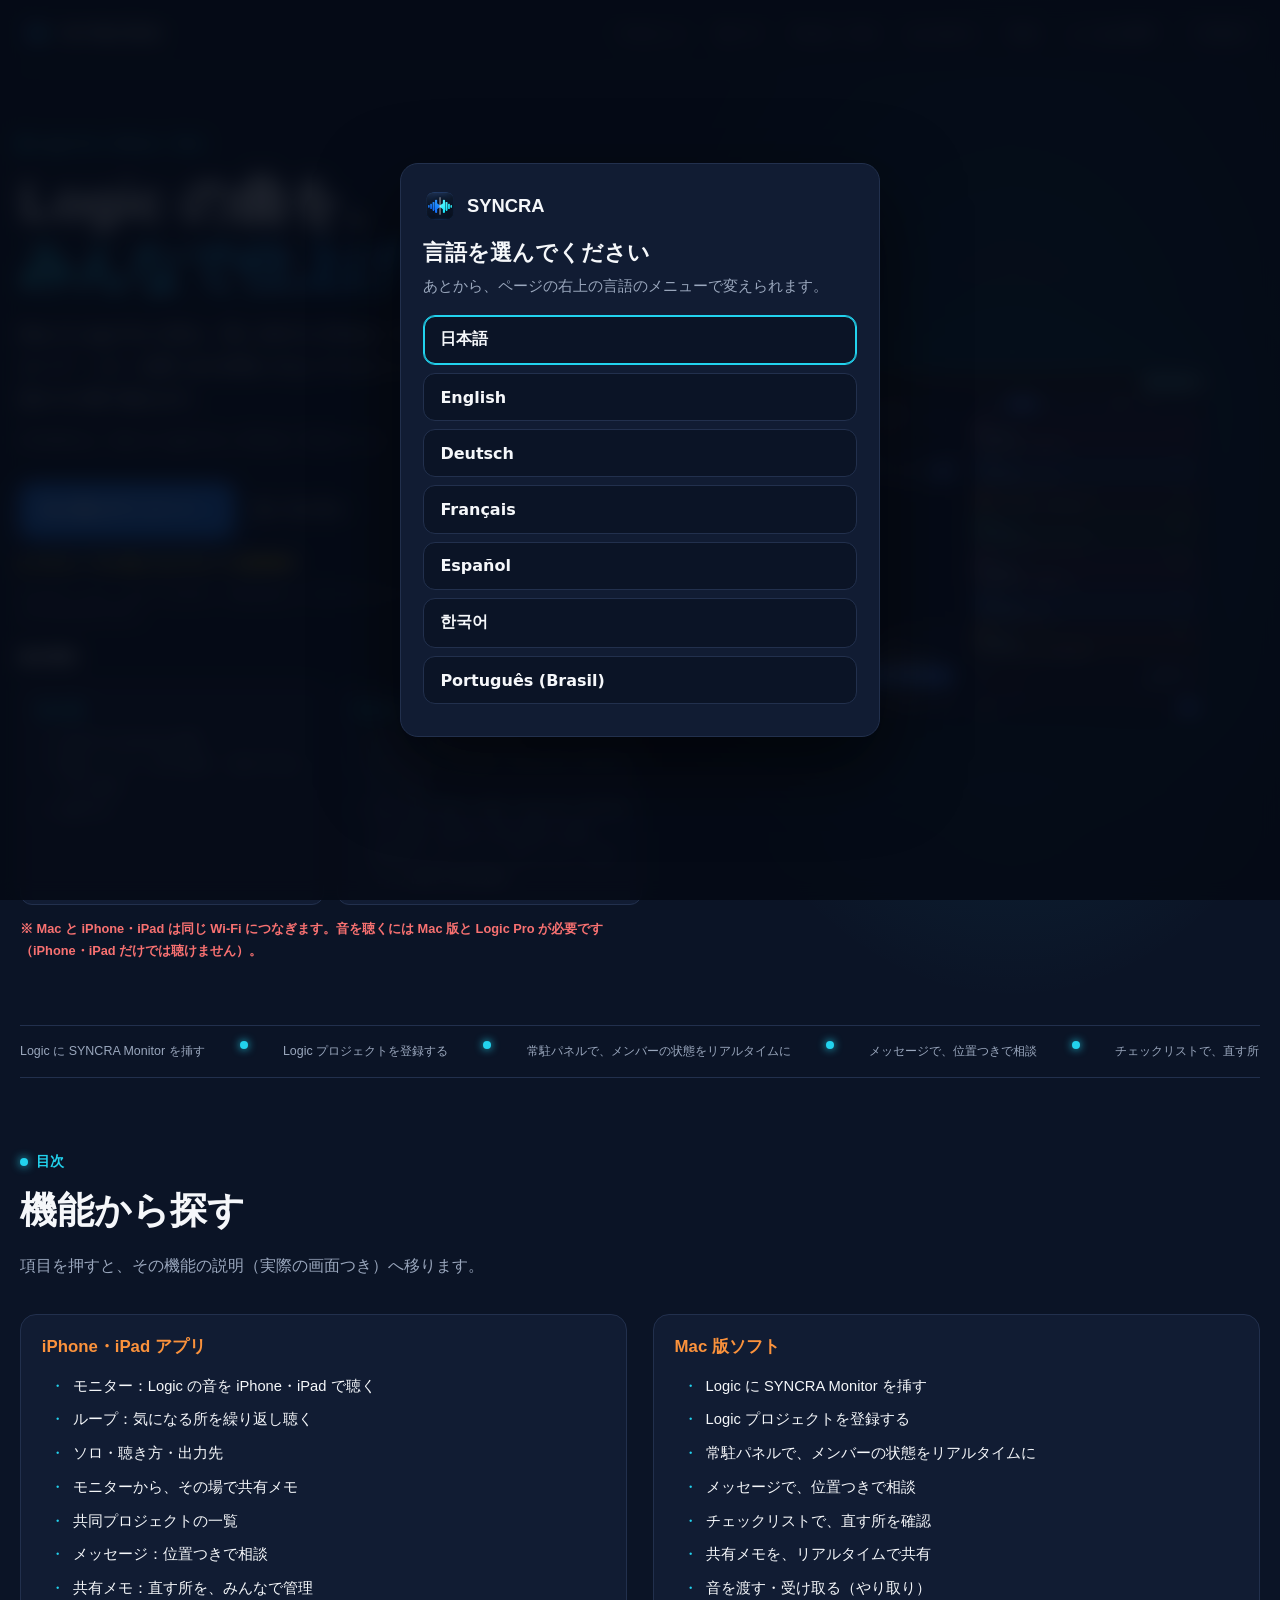
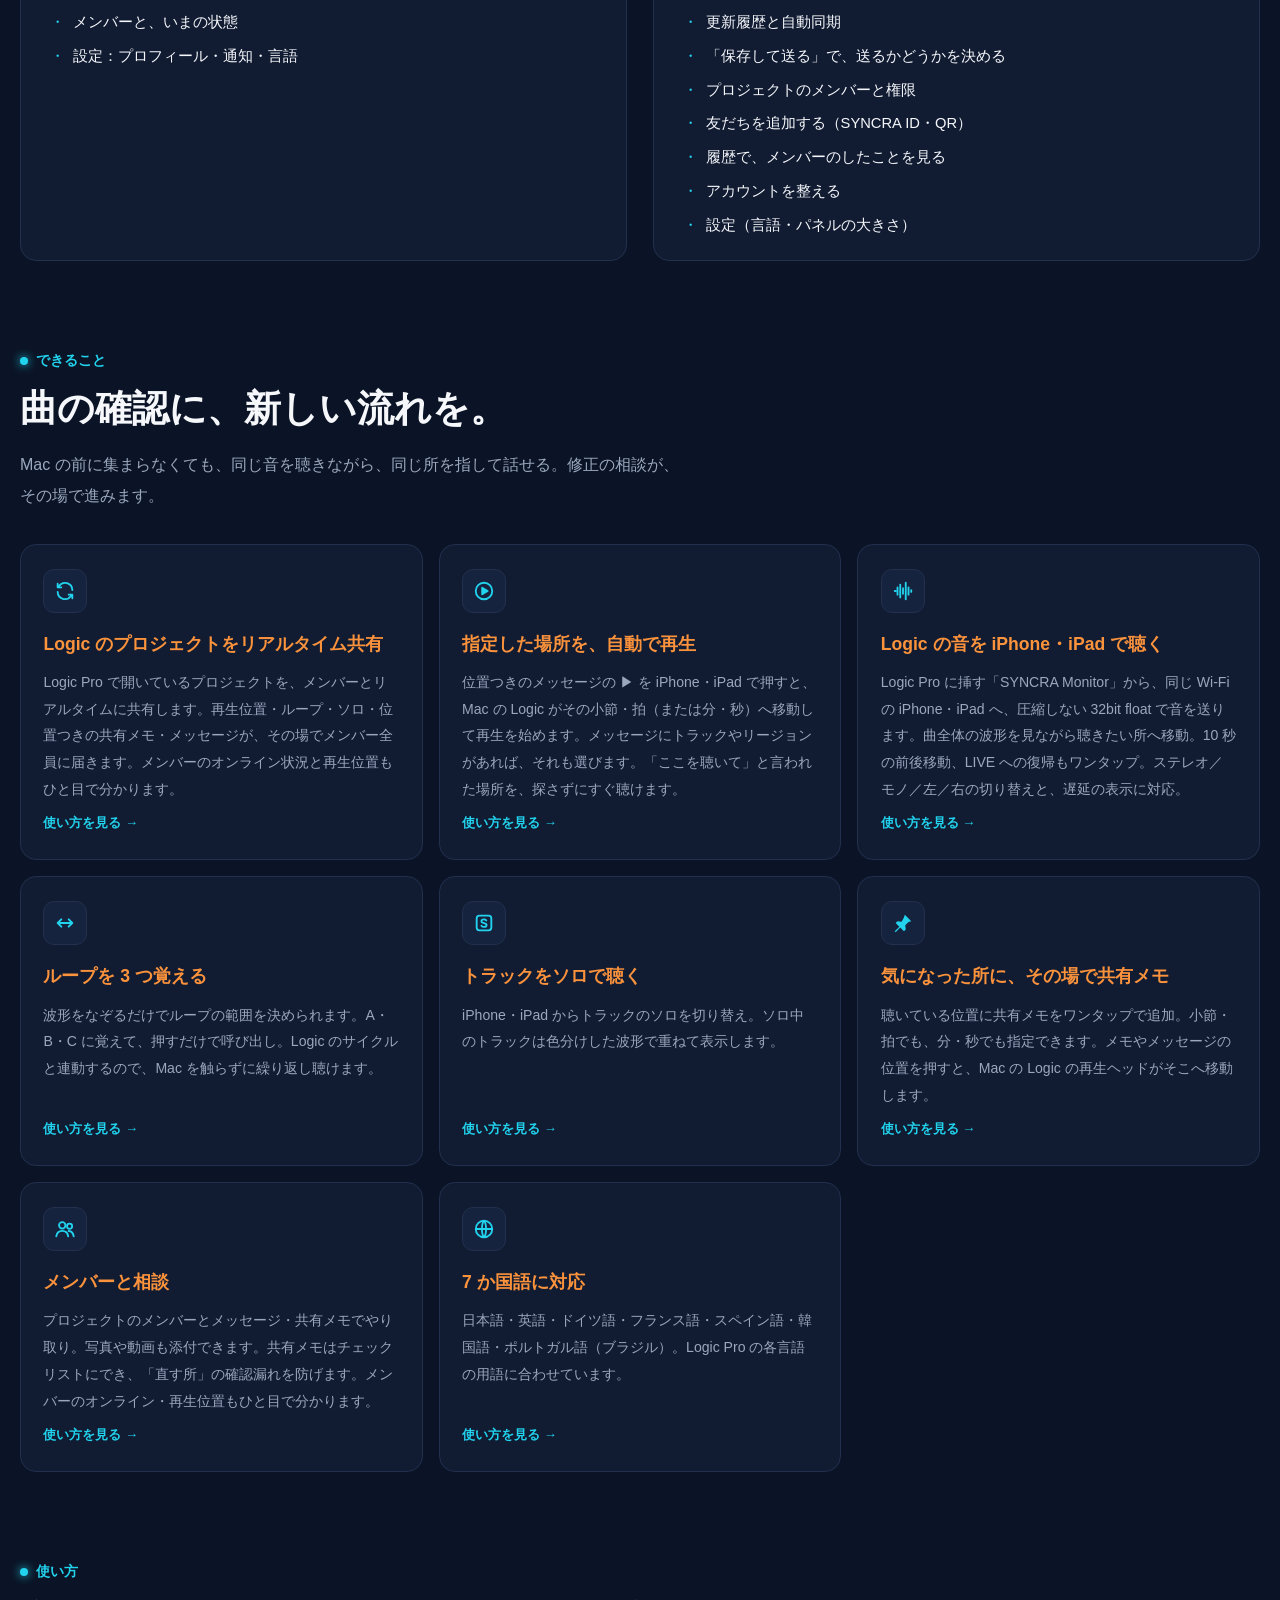
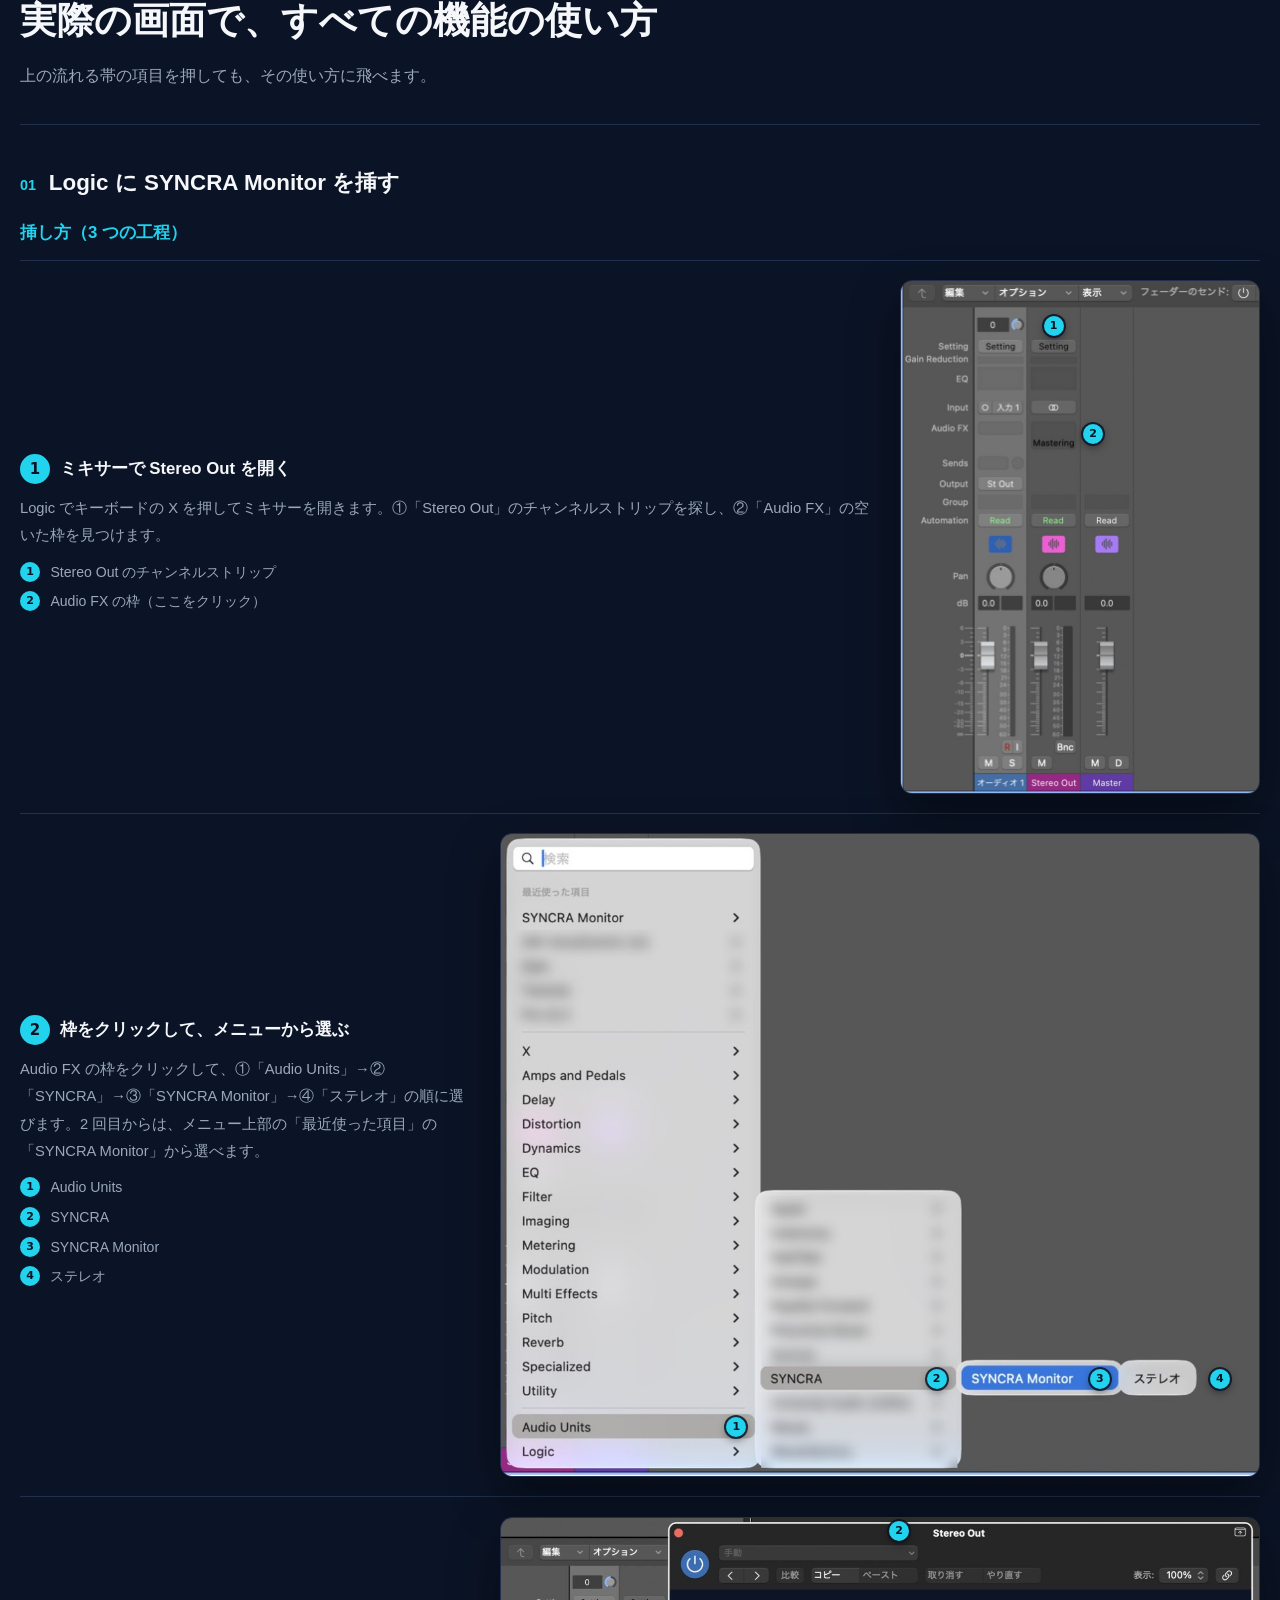
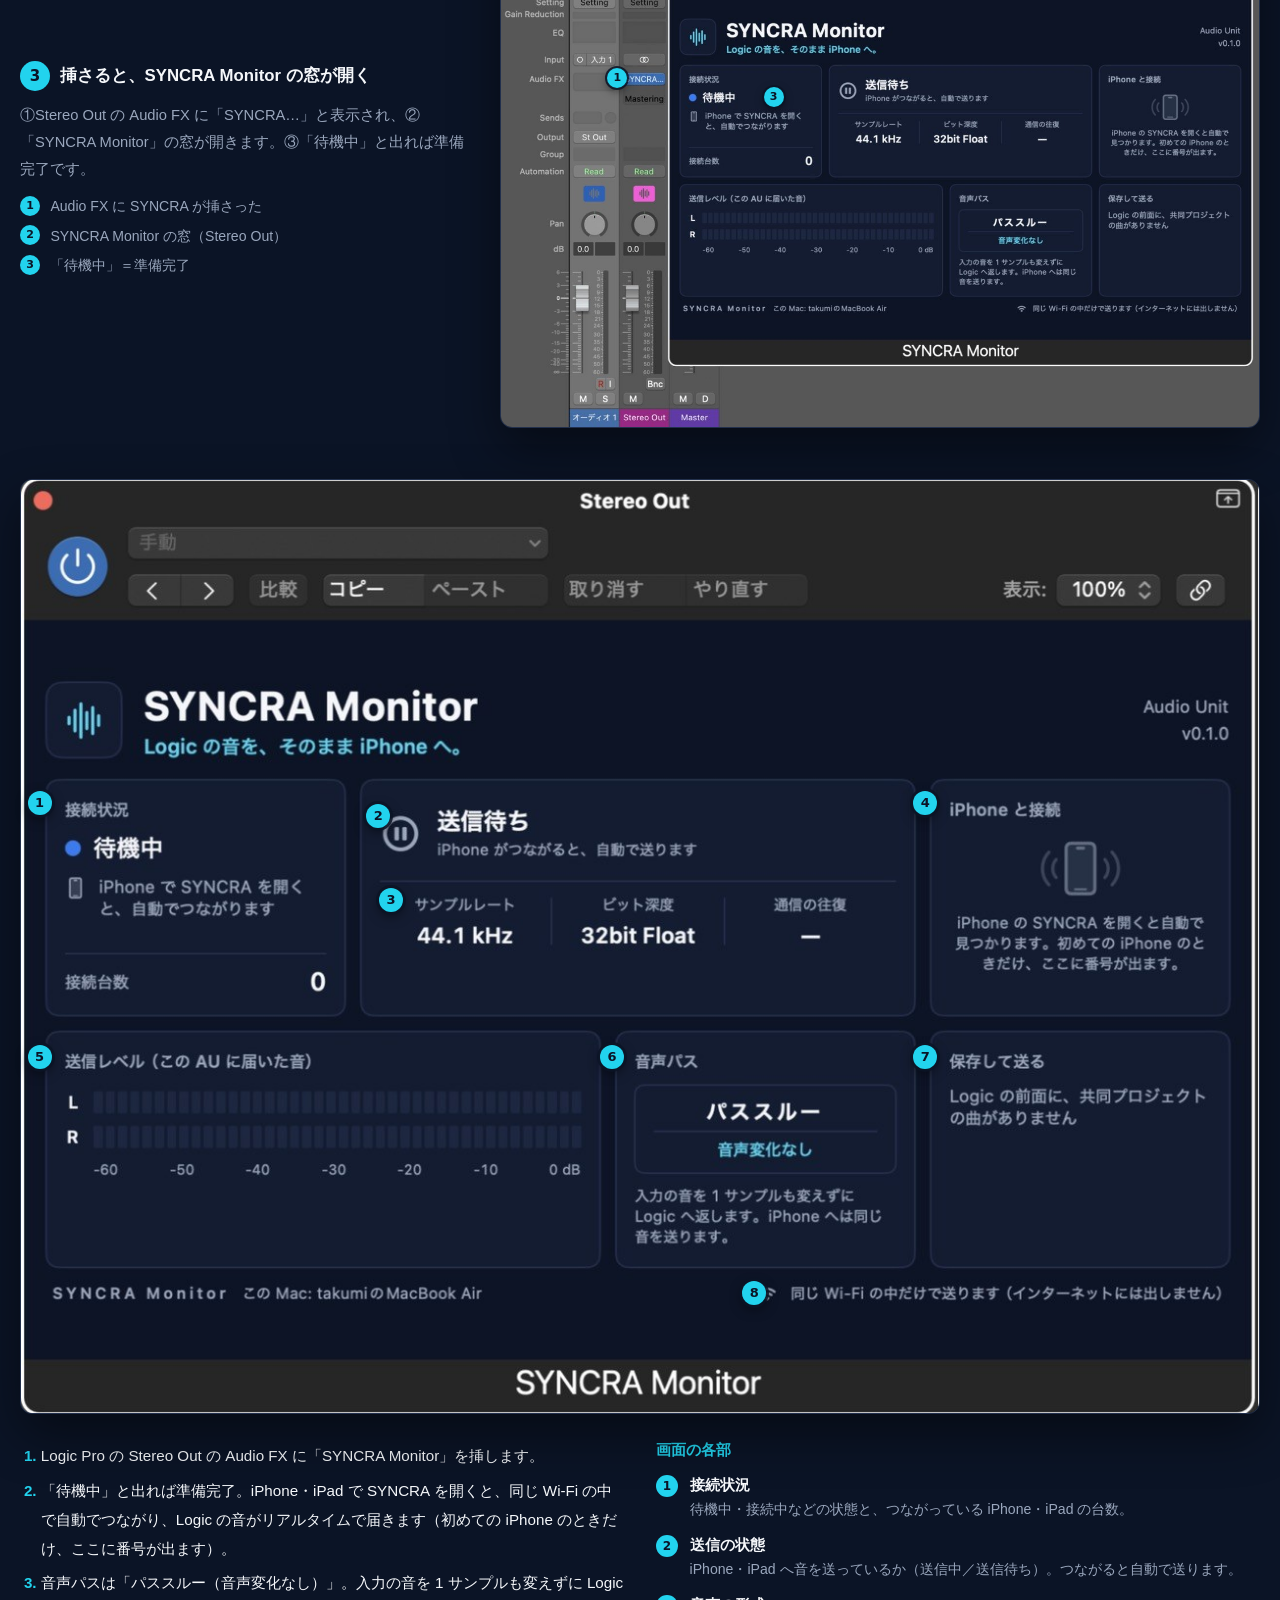
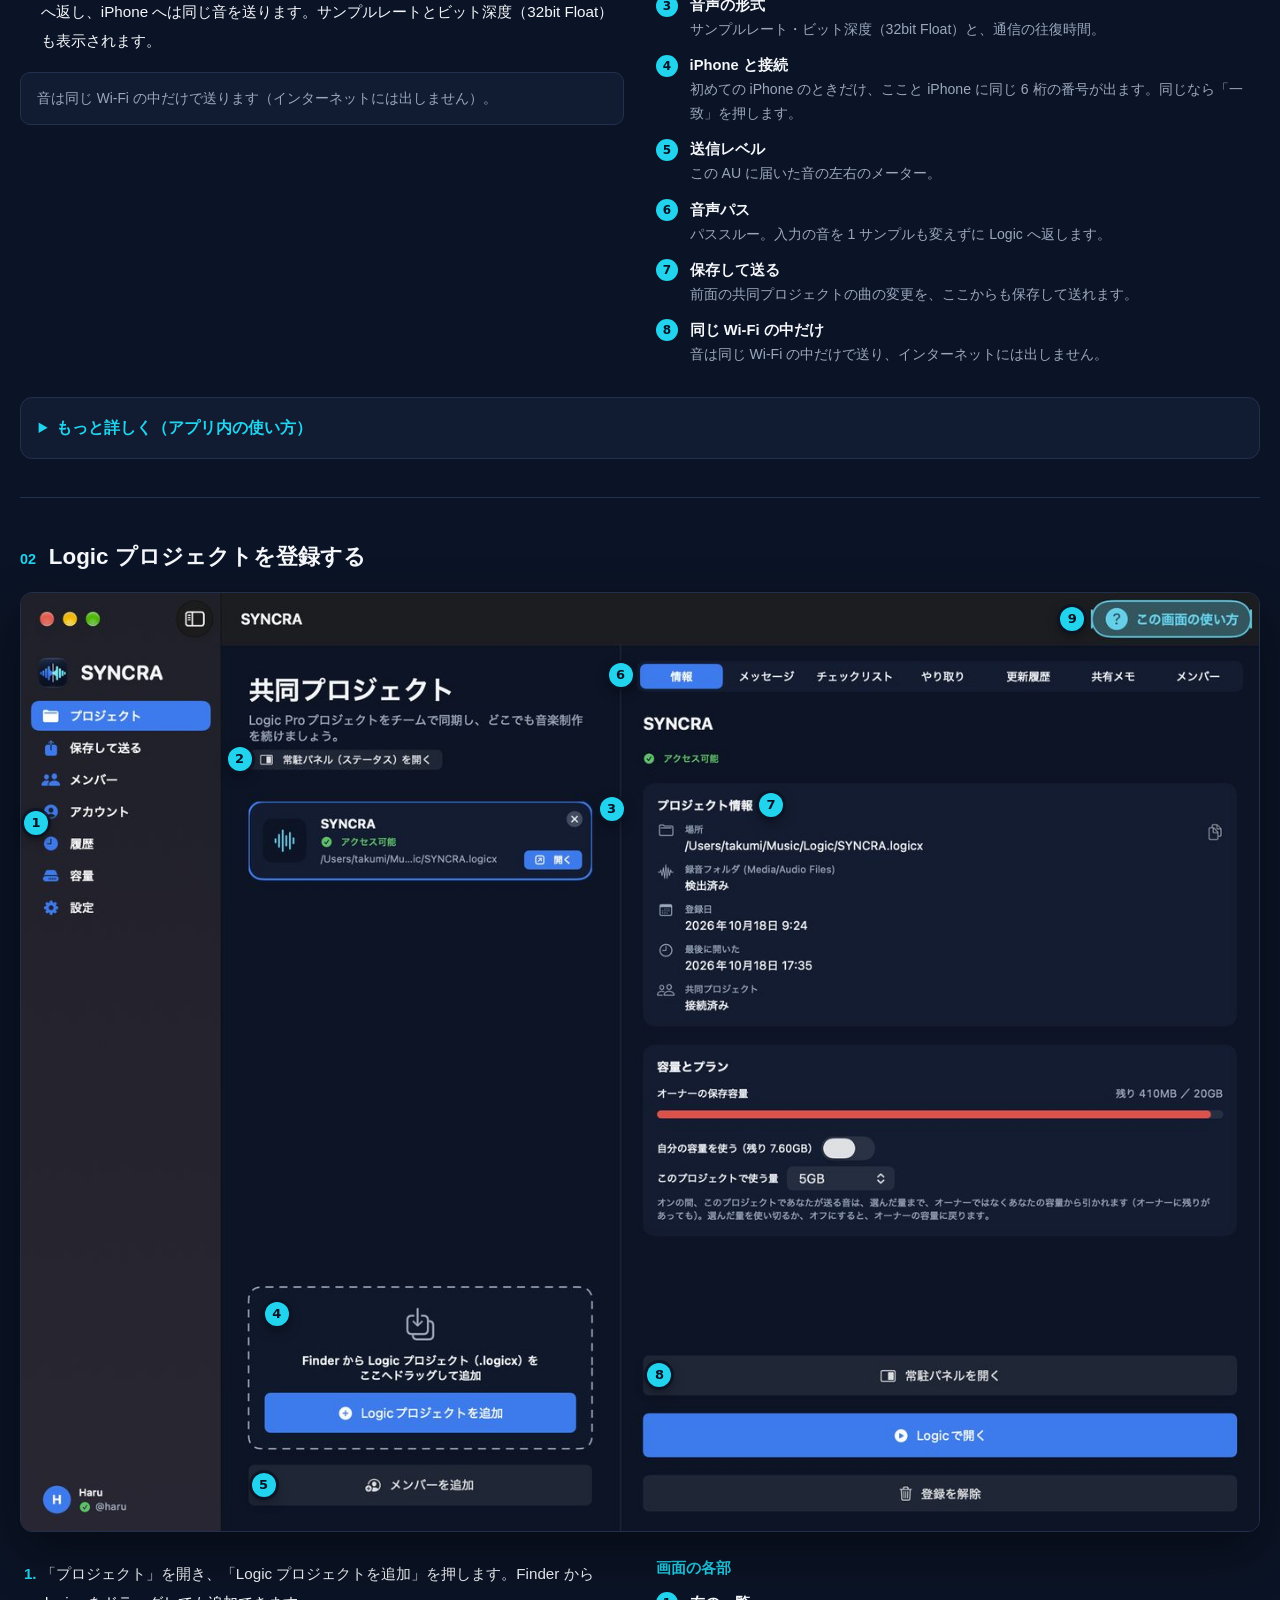
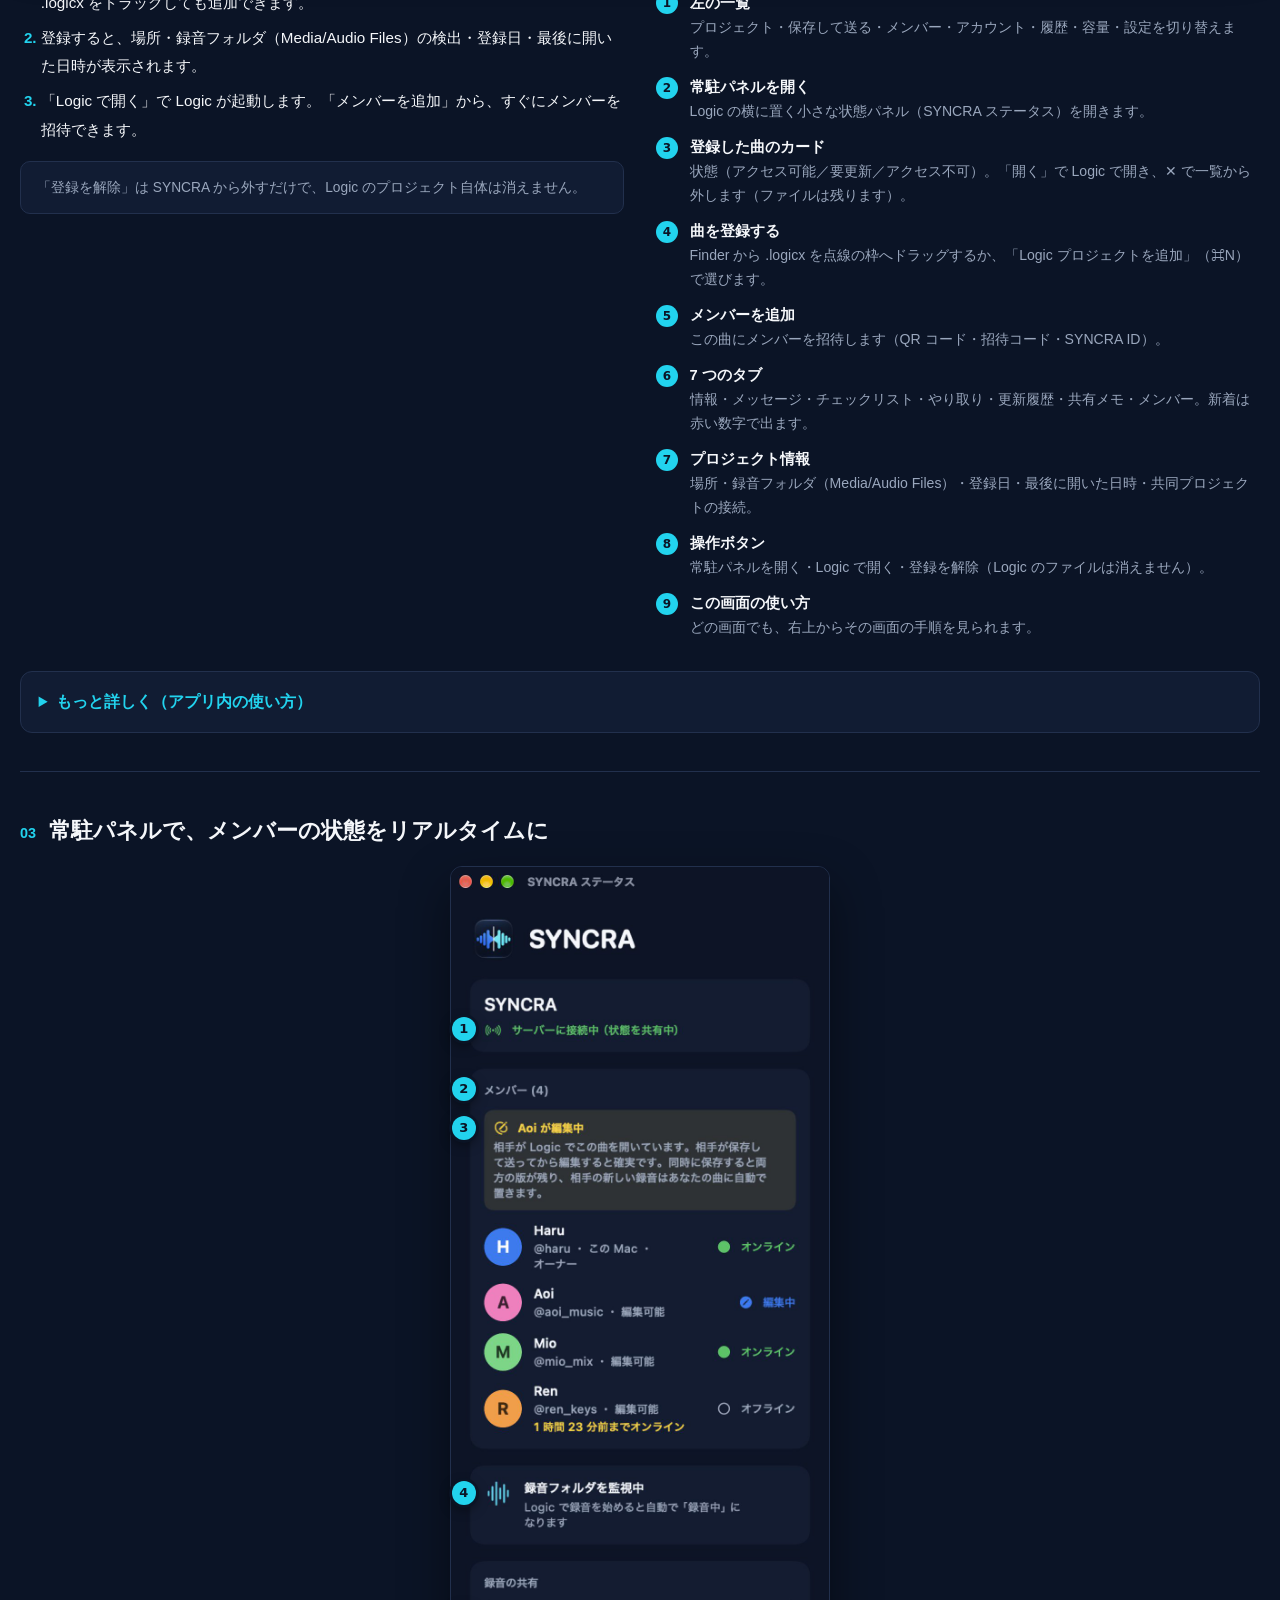
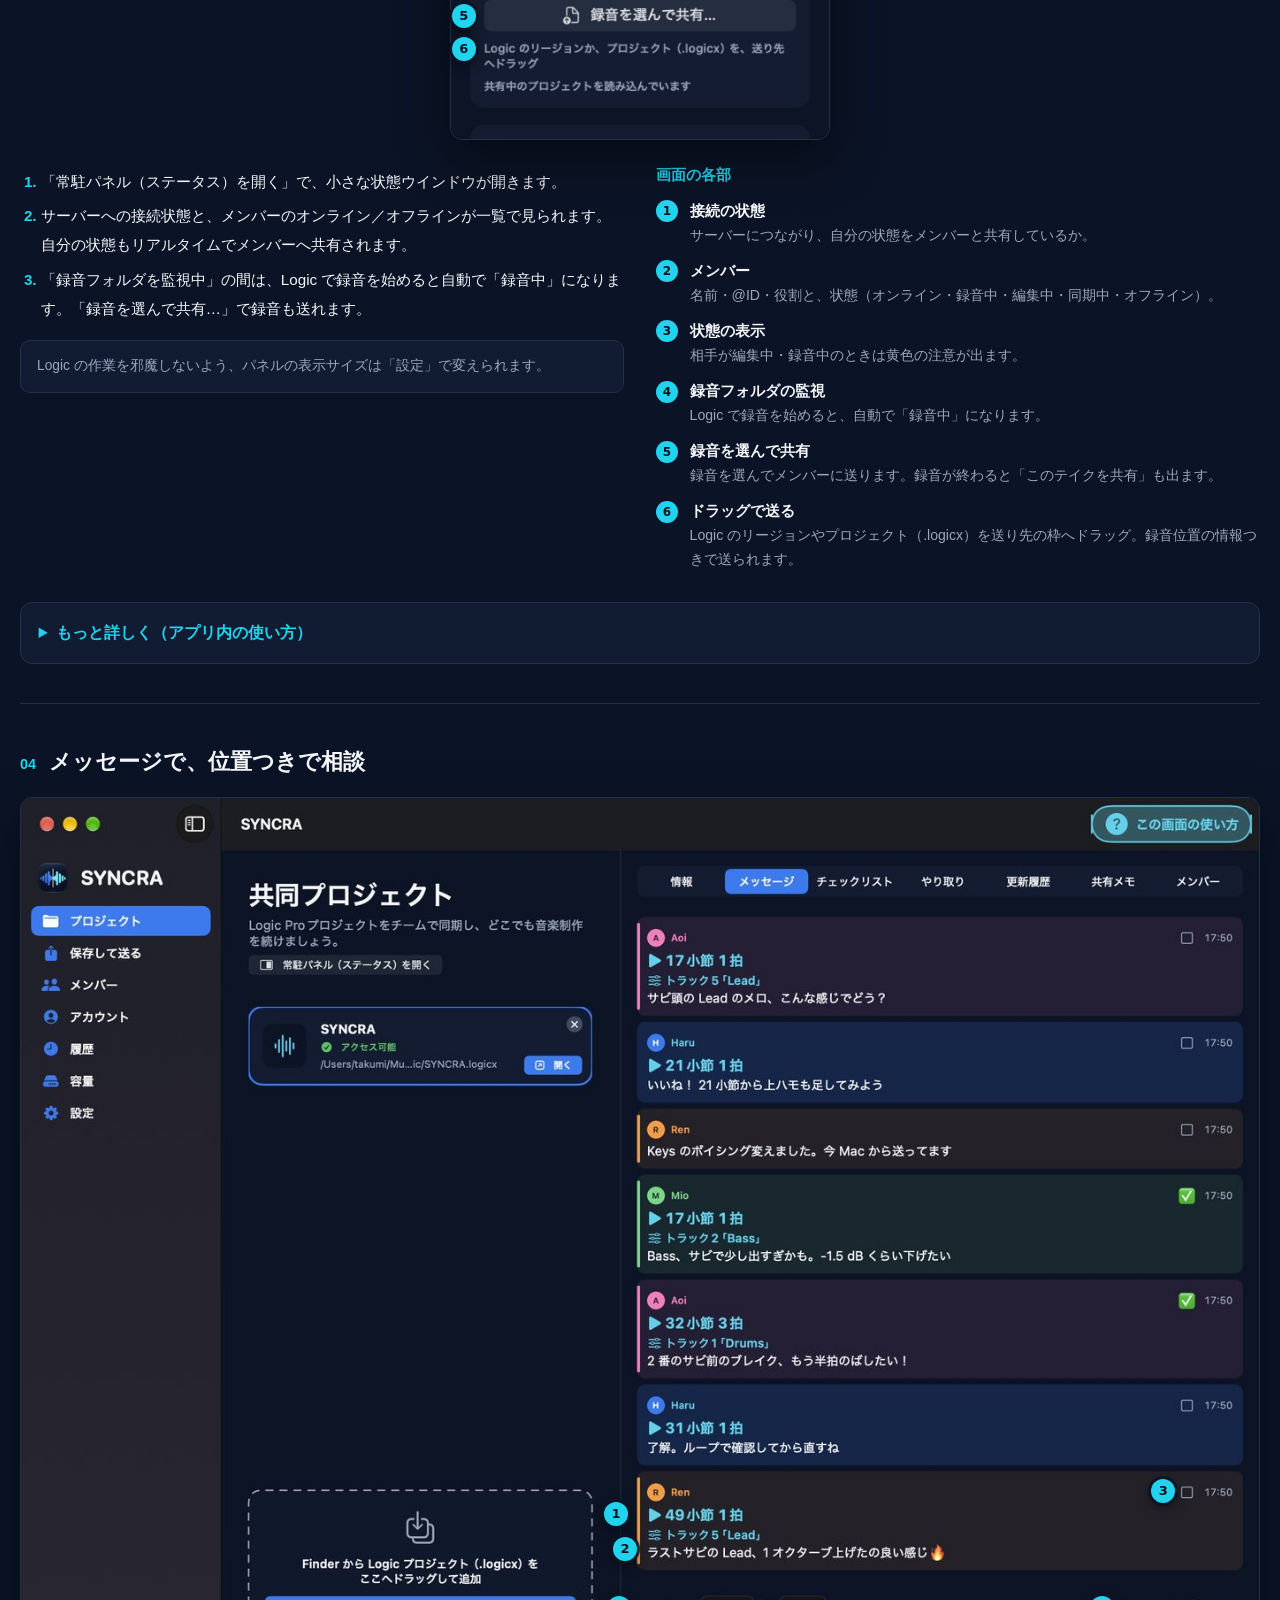
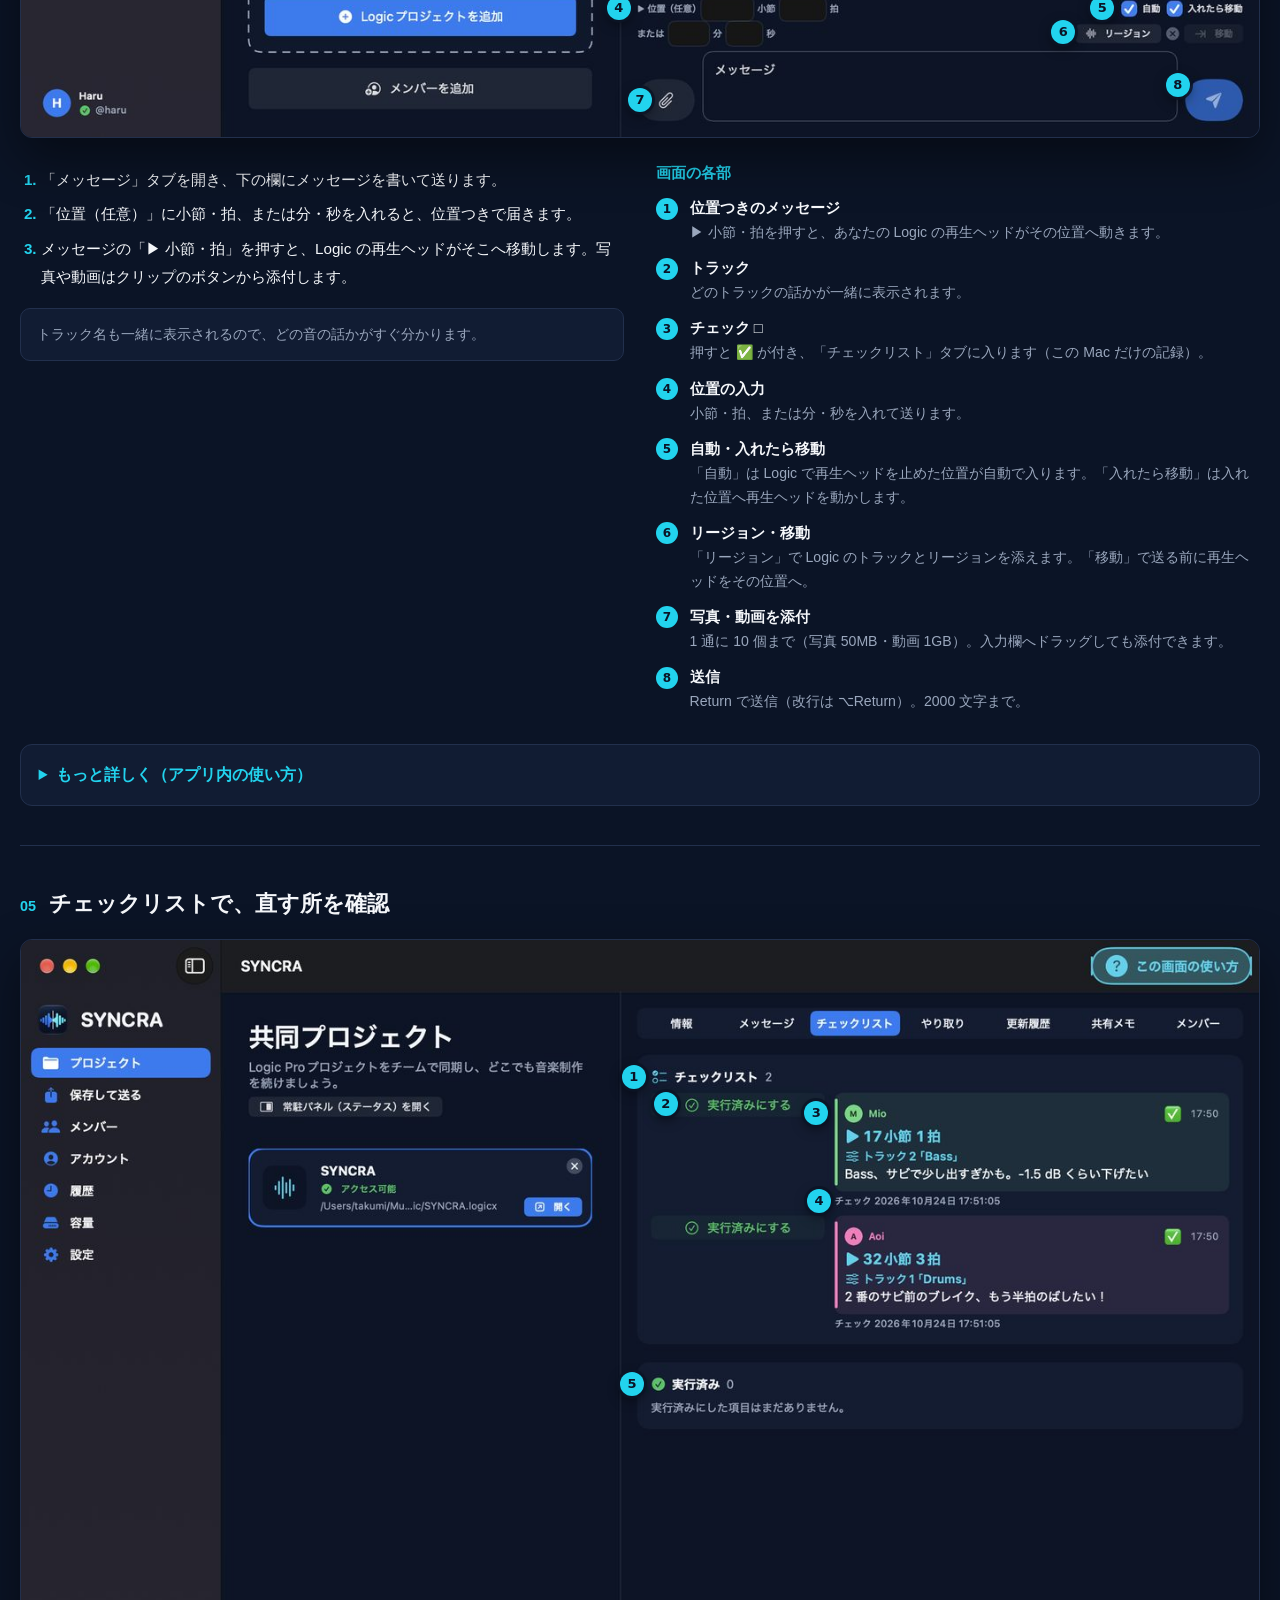
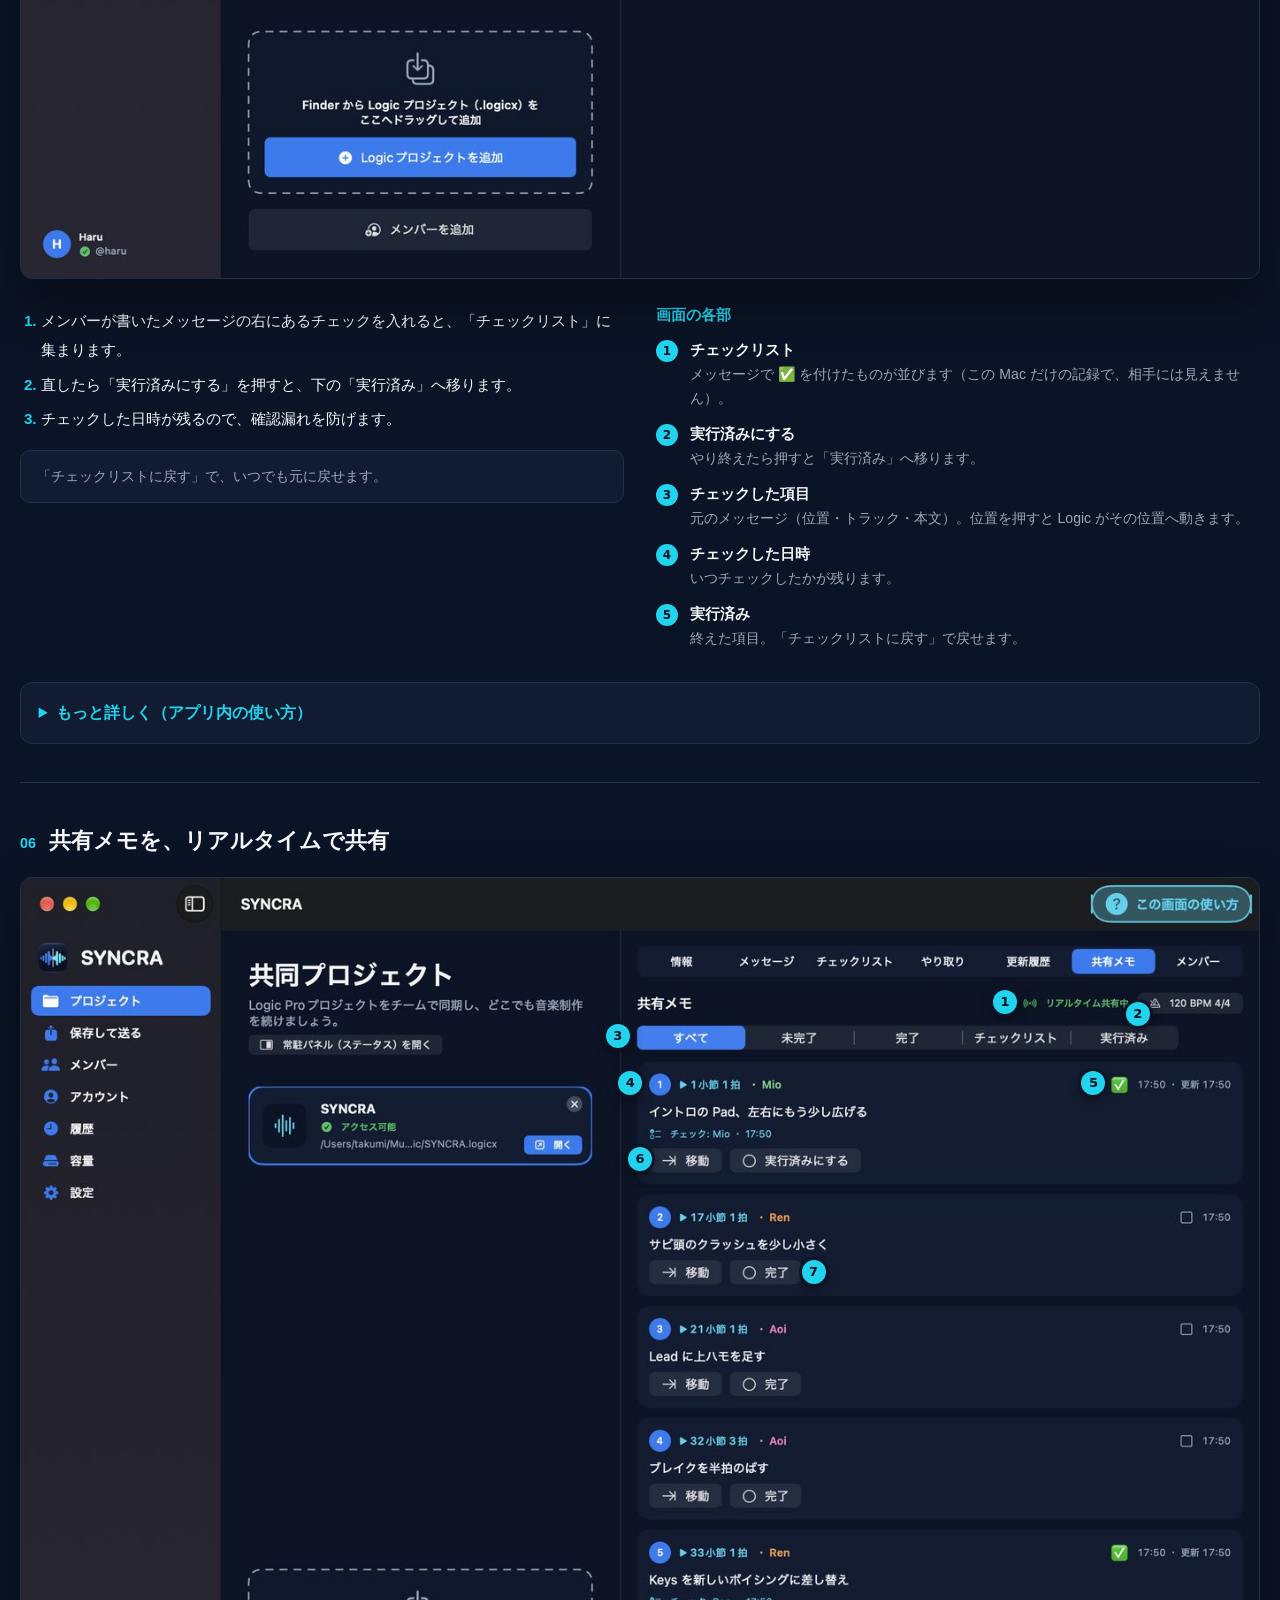
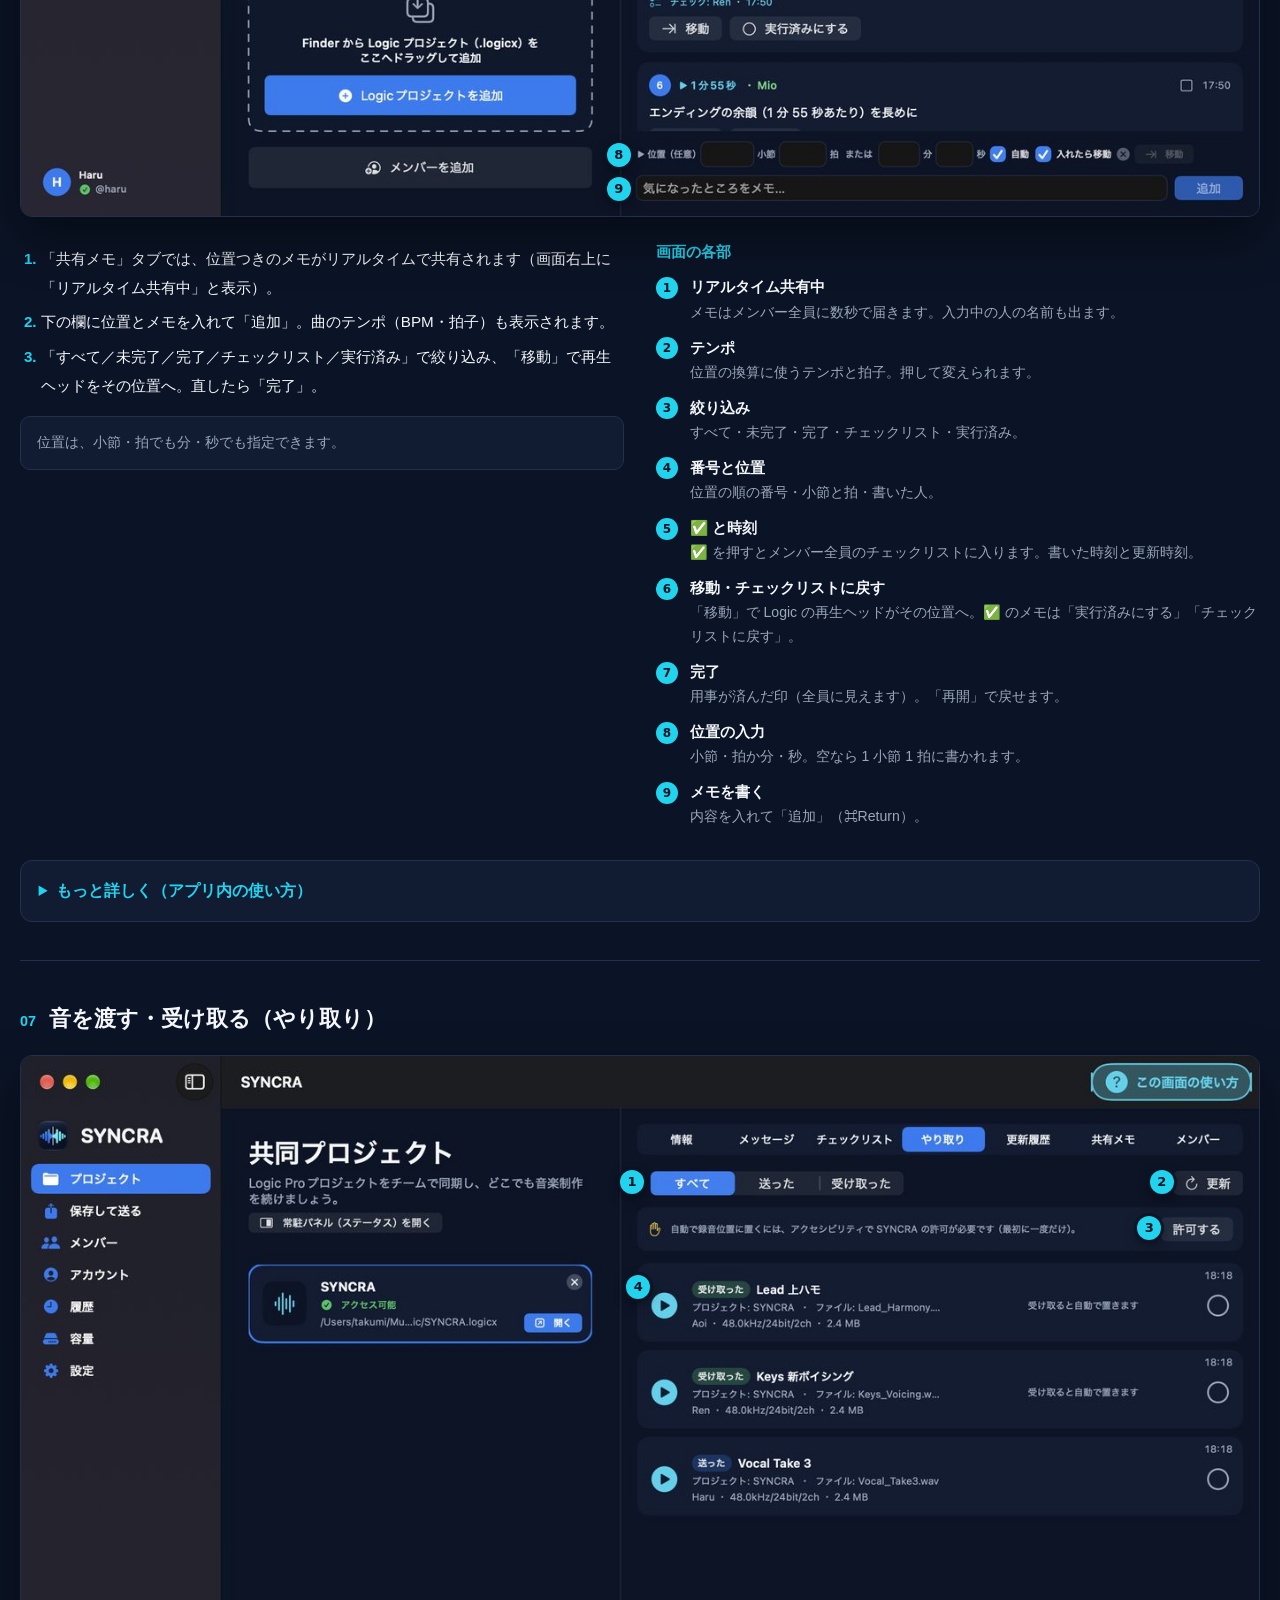
<file: index.html>
<!doctype html><html lang="ja"><head><meta charset="utf-8"><meta name="viewport" content="width=device-width,initial-scale=1"><title>SYNCRA</title><link rel="stylesheet" href="style.css?v=20261025a"></head><body><main class="home"><link rel="alternate" hreflang="ja" href="https://tak0923.github.io/syncra-site/index.html"><link rel="alternate" hreflang="en" href="https://tak0923.github.io/syncra-site/en/index.html"><link rel="alternate" hreflang="de" href="https://tak0923.github.io/syncra-site/de/index.html"><link rel="alternate" hreflang="fr" href="https://tak0923.github.io/syncra-site/fr/index.html"><link rel="alternate" hreflang="es" href="https://tak0923.github.io/syncra-site/es/index.html"><link rel="alternate" hreflang="ko" href="https://tak0923.github.io/syncra-site/ko/index.html"><link rel="alternate" hreflang="pt-BR" href="https://tak0923.github.io/syncra-site/pt-BR/index.html"><script>document.documentElement.classList.add('js');addEventListener('DOMContentLoaded',function(){var e=document.querySelectorAll('.rv');if(!('IntersectionObserver'in window)){e.forEach(function(x){x.classList.add('in')});return}var o=new IntersectionObserver(function(es){es.forEach(function(x){if(x.isIntersecting){x.target.classList.add('in');o.unobserve(x.target)}})},{threshold:.1});e.forEach(function(x){o.observe(x)});var s=document.querySelector('.shots');if(s&&!matchMedia('(prefers-reduced-motion: reduce)').matches){var im=[].slice.call(s.querySelectorAll('img')),cur=0,last=-1;function pick(){var n;do{n=Math.floor(Math.random()*im.length)}while(im.length>1&&(n===cur||n===last));return n}setInterval(function(){var n=pick();im[cur].classList.remove('on');im[n].classList.add('on');last=cur;cur=n},5000)}document.querySelectorAll('.annw').forEach(function(w){if(w.scrollWidth<=w.clientWidth)return;var p=w.querySelectorAll('.pin'),t=0;p.forEach(function(x){t+=parseFloat(x.style.left)});if(!p.length)return;var c=t/p.length/100*w.scrollWidth;w.scrollLeft=Math.max(0,c-w.clientWidth/2)})});</script><header class="hdr"><a class="logo" href="#top"><img src="img/icon.png" alt="" width="34" height="34">SYNCRA</a>
<nav><a href="#features" class=hm>できること</a><a href="#usage">使い方</a><a href="#mobile" class=hm>iPhone・iPad</a><a href="#how">はじめかた</a><a href="#pricing" class=hm>料金</a><a href="#faq">よくある質問</a><details class="lang"><summary>日本語 ▾</summary><ul><li><a href="index.html" class="on" hreflang="ja">日本語</a></li><li><a href="en/index.html" class="" hreflang="en">English</a></li><li><a href="de/index.html" class="" hreflang="de">Deutsch</a></li><li><a href="fr/index.html" class="" hreflang="fr">Français</a></li><li><a href="es/index.html" class="" hreflang="es">Español</a></li><li><a href="ko/index.html" class="" hreflang="ko">한국어</a></li><li><a href="pt-BR/index.html" class="" hreflang="pt-BR">Português (BR)</a></li></ul></details></nav></header>
<section class="hero" id="top"><div class="rv in"><p class="kicker">Logic Pro × iPhone・iPad</p><h1>Logic の曲を、<br><span class="hl">みんなで仕上げる。</span></h1>
<p class="lead">Mac の Logic Pro の音を、同じ Wi-Fi の iPhone・iPad でリアルタイムに聴ける。ループ・ソロ・位置つきの共有メモもリアルタイムに共有され、確認と修正の相談がその場で進みます。</p><p class="note2">SYNCRA は、Mac の Logic Pro と iPhone・iPad をつなぐ、音楽の共同制作アプリです。</p><div class="ctas"><a class="b1" href="download/SYNCRA-0.1.8-10.zip">Mac 版をダウンロード <span>↓</span></a><a class="b2" href="#how">使い方を見る</a></div><p class="dot">iPhone・iPad 版は App Store で公開準備中</p><p class="hash">Mac 版 0.1.8 (10)・Apple の公証済み・自動更新あり／SHA-256 757c37cf8b6f317781e526c8236876216cd21c77a262f0041489aea85270f01d</p><div class="req" id="req"><p class="rqh">動作環境</p><div class="rq"><h4>Mac 版</h4><ul><li>macOS 14 Sonoma 以降</li><li>Apple シリコン（M1 以降）・Intel プロセッサの Mac</li><li>Logic Pro</li></ul></div><div class="rq"><h4>iPhone・iPad 版</h4><ul><li>iOS 17・iPadOS 17 以降</li><li>iPhone XS・XR 以降、iPhone SE（第 2 世代）以降</li><li>iPad（第 6 世代）以降、iPad mini（第 5 世代）以降、iPad Air（第 3 世代）以降、iPad Pro（11 インチ・10.5 インチ、12.9 インチは第 2 世代以降）</li></ul></div><p class="rqn">※ Mac と iPhone・iPad は同じ Wi-Fi につなぎます。音を聴くには Mac 版と Logic Pro が必要です（iPhone・iPad だけでは聴けません）。</p></div></div>
<div class="shots rv in"><img src="img/m_logic.jpg" width="1400" height="806" alt="" class="on"><img src="img/m_monitor.jpg" width="1263" height="952" alt="" class="" loading=lazy><img src="img/m_messages_ja.jpg" width="1400" height="1061" alt="" class="" loading=lazy><img src="img/m_notes_ja.jpg" width="1400" height="1061" alt="" class="" loading=lazy><img src="img/m_members_ja.jpg" width="1400" height="1061" alt="" class="" loading=lazy><img src="img/m_history_ja.jpg" width="1400" height="1061" alt="" class="" loading=lazy><img src="img/m_info_ja.jpg" width="1400" height="1061" alt="" class="" loading=lazy></div></section>
<div class="strip"><div class="t"><a href="#u1">Logic に SYNCRA Monitor を挿す</a><i></i><a href="#u2">Logic プロジェクトを登録する</a><i></i><a href="#u3">常駐パネルで、メンバーの状態をリアルタイムに</a><i></i><a href="#u4">メッセージで、位置つきで相談</a><i></i><a href="#u5">チェックリストで、直す所を確認</a><i></i><a href="#u6">共有メモを、リアルタイムで共有</a><i></i><a href="#u7">音を渡す・受け取る（やり取り）</a><i></i><a href="#u8">更新履歴と自動同期</a><i></i><a href="#u9">「保存して送る」で、送るかどうかを決める</a><i></i><a href="#u10">プロジェクトのメンバーと権限</a><i></i><a href="#u11">友だちを追加する（SYNCRA ID・QR）</a><i></i><a href="#u12">履歴で、メンバーのしたことを見る</a><i></i><a href="#u13">アカウントを整える</a><i></i><a href="#u14">設定（言語・パネルの大きさ）</a><i></i><a href="#u1">Logic に SYNCRA Monitor を挿す</a><i></i><a href="#u2">Logic プロジェクトを登録する</a><i></i><a href="#u3">常駐パネルで、メンバーの状態をリアルタイムに</a><i></i><a href="#u4">メッセージで、位置つきで相談</a><i></i><a href="#u5">チェックリストで、直す所を確認</a><i></i><a href="#u6">共有メモを、リアルタイムで共有</a><i></i><a href="#u7">音を渡す・受け取る（やり取り）</a><i></i><a href="#u8">更新履歴と自動同期</a><i></i><a href="#u9">「保存して送る」で、送るかどうかを決める</a><i></i><a href="#u10">プロジェクトのメンバーと権限</a><i></i><a href="#u11">友だちを追加する（SYNCRA ID・QR）</a><i></i><a href="#u12">履歴で、メンバーのしたことを見る</a><i></i><a href="#u13">アカウントを整える</a><i></i><a href="#u14">設定（言語・パネルの大きさ）</a><i></i></div></div>
<section class="sec ftoc" id="toc"><p class="kicker rv">目次</p><h2 class="rv">機能から探す</h2><p class="desc rv">項目を押すと、その機能の説明（実際の画面つき）へ移ります。</p><div class="cols"><div class="col rv"><h3>iPhone・iPad アプリ</h3><ul><li><a class="ft" href="#i1"><span>モニター：Logic の音を iPhone・iPad で聴く</span></a></li><li><a class="ft" href="#i2"><span>ループ：気になる所を繰り返し聴く</span></a></li><li><a class="ft" href="#i3"><span>ソロ・聴き方・出力先</span></a></li><li><a class="ft" href="#i4"><span>モニターから、その場で共有メモ</span></a></li><li><a class="ft" href="#i5"><span>共同プロジェクトの一覧</span></a></li><li><a class="ft" href="#i6"><span>メッセージ：位置つきで相談</span></a></li><li><a class="ft" href="#i7"><span>共有メモ：直す所を、みんなで管理</span></a></li><li><a class="ft" href="#i8"><span>メンバーと、いまの状態</span></a></li><li><a class="ft" href="#i9"><span>設定：プロフィール・通知・言語</span></a></li></ul></div><div class="col rv"><h3>Mac 版ソフト</h3><ul><li><a class="ft" href="#u1"><span>Logic に SYNCRA Monitor を挿す</span></a></li><li><a class="ft" href="#u2"><span>Logic プロジェクトを登録する</span></a></li><li><a class="ft" href="#u3"><span>常駐パネルで、メンバーの状態をリアルタイムに</span></a></li><li><a class="ft" href="#u4"><span>メッセージで、位置つきで相談</span></a></li><li><a class="ft" href="#u5"><span>チェックリストで、直す所を確認</span></a></li><li><a class="ft" href="#u6"><span>共有メモを、リアルタイムで共有</span></a></li><li><a class="ft" href="#u7"><span>音を渡す・受け取る（やり取り）</span></a></li><li><a class="ft" href="#u8"><span>更新履歴と自動同期</span></a></li><li><a class="ft" href="#u9"><span>「保存して送る」で、送るかどうかを決める</span></a></li><li><a class="ft" href="#u10"><span>プロジェクトのメンバーと権限</span></a></li><li><a class="ft" href="#u11"><span>友だちを追加する（SYNCRA ID・QR）</span></a></li><li><a class="ft" href="#u12"><span>履歴で、メンバーのしたことを見る</span></a></li><li><a class="ft" href="#u13"><span>アカウントを整える</span></a></li><li><a class="ft" href="#u14"><span>設定（言語・パネルの大きさ）</span></a></li></ul></div></div></section><section class="sec" id="features"><p class="kicker rv">できること</p><h2 class="rv">曲の確認に、新しい流れを。</h2><p class="desc rv">Mac の前に集まらなくても、同じ音を聴きながら、同じ所を指して話せる。修正の相談が、その場で進みます。</p><div class="cards"><a class="fc rv" href="#u8"><div class="ic"><svg viewBox="0 0 24 24" fill="none" stroke="currentColor" stroke-width="2" stroke-linecap="round" stroke-linejoin="round"><path d="M20 11a8 8 0 0 0-14.5-4.5L4 8M4 4v4h4M4 13a8 8 0 0 0 14.5 4.5L20 16M20 20v-4h-4"/></svg></div><h3>Logic のプロジェクトをリアルタイム共有</h3><p>Logic Pro で開いているプロジェクトを、メンバーとリアルタイムに共有します。再生位置・ループ・ソロ・位置つきの共有メモ・メッセージが、その場でメンバー全員に届きます。メンバーのオンライン状況と再生位置もひと目で分かります。</p><span class="go">使い方を見る →</span></a><a class="fc rv" href="#i6"><div class="ic"><svg viewBox="0 0 24 24" fill="none" stroke="currentColor" stroke-width="2" stroke-linejoin="round"><circle cx="12" cy="12" r="9"/><path d="M10 8.5v7l6-3.5z" fill="currentColor"/></svg></div><h3>指定した場所を、自動で再生</h3><p>位置つきのメッセージの ▶ を iPhone・iPad で押すと、Mac の Logic がその小節・拍（または分・秒）へ移動して再生を始めます。メッセージにトラックやリージョンがあれば、それも選びます。「ここを聴いて」と言われた場所を、探さずにすぐ聴けます。</p><span class="go">使い方を見る →</span></a><a class="fc rv" href="#i1"><div class="ic"><svg viewBox="0 0 24 24" fill="none" stroke="currentColor" stroke-width="2" stroke-linecap="round"><path d="M3 12h1M6 8v8M9 5v14M12 9v6M15 3v18M18 8v8M21 11v2"/></svg></div><h3>Logic の音を iPhone・iPad で聴く</h3><p>Logic Pro に挿す「SYNCRA Monitor」から、同じ Wi-Fi の iPhone・iPad へ、圧縮しない 32bit float で音を送ります。曲全体の波形を見ながら聴きたい所へ移動。10 秒の前後移動、LIVE への復帰もワンタップ。ステレオ／モノ／左／右の切り替えと、遅延の表示に対応。</p><span class="go">使い方を見る →</span></a><a class="fc rv" href="#i2"><div class="ic"><svg viewBox="0 0 24 24" fill="none" stroke="currentColor" stroke-width="2" stroke-linecap="round" stroke-linejoin="round"><path d="M4 12h16M8 8l-4 4 4 4M16 8l4 4-4 4"/></svg></div><h3>ループを 3 つ覚える</h3><p>波形をなぞるだけでループの範囲を決められます。A・B・C に覚えて、押すだけで呼び出し。Logic のサイクルと連動するので、Mac を触らずに繰り返し聴けます。</p><span class="go">使い方を見る →</span></a><a class="fc rv" href="#i3"><div class="ic"><svg viewBox="0 0 24 24" fill="none" stroke="currentColor" stroke-width="2"><rect x="4" y="4" width="16" height="16" rx="3"/><path d="M14.5 9.2c-.6-.8-1.5-1.2-2.5-1.2-1.7 0-2.8.9-2.8 2.1 0 2.8 5.6 1.4 5.6 4.1 0 1.3-1.2 2.1-2.8 2.1-1.2 0-2.2-.5-2.8-1.4" stroke-linecap="round"/></svg></div><h3>トラックをソロで聴く</h3><p>iPhone・iPad からトラックのソロを切り替え。ソロ中のトラックは色分けした波形で重ねて表示します。</p><span class="go">使い方を見る →</span></a><a class="fc rv" href="#i4"><div class="ic"><svg viewBox="0 0 24 24" fill="currentColor"><path d="M14 3l7 7-3 1-3.5 3.5.5 4.5-2 2-4-4-5 5-1-1 5-5-4-4 2-2 4.5.5L13 6z"/></svg></div><h3>気になった所に、その場で共有メモ</h3><p>聴いている位置に共有メモをワンタップで追加。小節・拍でも、分・秒でも指定できます。メモやメッセージの位置を押すと、Mac の Logic の再生ヘッドがそこへ移動します。</p><span class="go">使い方を見る →</span></a><a class="fc rv" href="#u4"><div class="ic"><svg viewBox="0 0 24 24" fill="none" stroke="currentColor" stroke-width="2" stroke-linecap="round"><circle cx="9" cy="8" r="3.5"/><path d="M2.5 20c.5-3.5 3-6 6.5-6s6 2.5 6.5 6"/><circle cx="17" cy="9" r="2.8"/><path d="M16 14.2c3 .2 5 2.4 5.5 5.8"/></svg></div><h3>メンバーと相談</h3><p>プロジェクトのメンバーとメッセージ・共有メモでやり取り。写真や動画も添付できます。共有メモはチェックリストにでき、「直す所」の確認漏れを防げます。メンバーのオンライン・再生位置もひと目で分かります。</p><span class="go">使い方を見る →</span></a><a class="fc rv" href="#u14"><div class="ic"><svg viewBox="0 0 24 24" fill="none" stroke="currentColor" stroke-width="2"><circle cx="12" cy="12" r="9"/><path d="M3 12h18M12 3c3 3.5 3 14.5 0 18M12 3c-3 3.5-3 14.5 0 18"/></svg></div><h3>7 か国語に対応</h3><p>日本語・英語・ドイツ語・フランス語・スペイン語・韓国語・ポルトガル語（ブラジル）。Logic Pro の各言語の用語に合わせています。</p><span class="go">使い方を見る →</span></a></div></section>
<section class="sec" id="usage"><p class="kicker rv">使い方</p><h2 class="rv">実際の画面で、すべての機能の使い方</h2><p class="desc rv">上の流れる帯の項目を押しても、その使い方に飛べます。</p><article class="use rv" id="u1"><div class="uh"><span class="un">01</span><h3>Logic に SYNCRA Monitor を挿す</h3></div><div class="ins"><h4>挿し方（3 つの工程）</h4><div class="is tall"><div class="it"><span class="sn">1</span><h5>ミキサーで Stereo Out を開く</h5><p>Logic でキーボードの X を押してミキサーを開きます。①「Stereo Out」のチャンネルストリップを探し、②「Audio FX」の空いた枠を見つけます。</p><ol class="pl"><li>Stereo Out のチャンネルストリップ</li><li>Audio FX の枠（ここをクリック）</li></ol></div><figure class="ann"><img src="img/ins1.jpg" width="720" height="1028" alt="" loading="lazy"><span class="pin" style="left:42.64%;top:8.95%">1</span><span class="pin" style="left:53.61%;top:29.96%">2</span></figure></div><div class="is"><div class="it"><span class="sn">2</span><h5>枠をクリックして、メニューから選ぶ</h5><p>Audio FX の枠をクリックして、①「Audio Units」→②「SYNCRA」→③「SYNCRA Monitor」→④「ステレオ」の順に選びます。2 回目からは、メニュー上部の「最近使った項目」の「SYNCRA Monitor」から選べます。</p><ol class="pl"><li>Audio Units</li><li>SYNCRA</li><li>SYNCRA Monitor</li><li>ステレオ</li></ol></div><figure class="ann"><img src="img/ins2.jpg" width="1100" height="932" alt="" loading="lazy"><span class="pin" style="left:31.09%;top:92.27%">1</span><span class="pin" style="left:57.45%;top:84.76%">2</span><span class="pin" style="left:78.91%;top:84.76%">3</span><span class="pin" style="left:94.73%;top:84.76%">4</span></figure></div><div class="is"><div class="it"><span class="sn">3</span><h5>挿さると、SYNCRA Monitor の窓が開く</h5><p>①Stereo Out の Audio FX に「SYNCRA…」と表示され、②「SYNCRA Monitor」の窓が開きます。③「待機中」と出れば準備完了です。</p><ol class="pl"><li>Audio FX に SYNCRA が挿さった</li><li>SYNCRA Monitor の窓（Stereo Out）</li><li>「待機中」＝準備完了</li></ol></div><figure class="ann"><img src="img/ins3.jpg" width="1333" height="896" alt="" loading="lazy"><span class="pin" style="left:15.45%;top:31.58%">1</span><span class="pin" style="left:52.51%;top:2.90%">2</span><span class="pin" style="left:36.01%;top:35.27%">3</span></figure></div></div><div class="annw"><figure class="ann"><img src="img/m_monitor.jpg" width="1263" height="952" alt="" loading="lazy"><span class="pin" style="left:1.58%;top:34.66%">1</span><span class="pin" style="left:28.90%;top:36.03%">2</span><span class="pin" style="left:29.93%;top:44.96%">3</span><span class="pin" style="left:73.00%;top:34.66%">4</span><span class="pin" style="left:1.58%;top:61.76%">5</span><span class="pin" style="left:47.74%;top:61.76%">6</span><span class="pin" style="left:73.00%;top:61.76%">7</span><span class="pin" style="left:59.22%;top:86.97%">8</span></figure></div><div class="ucols"><div><ol class="steps"><li>Logic Pro の Stereo Out の Audio FX に「SYNCRA Monitor」を挿します。</li><li>「待機中」と出れば準備完了。iPhone・iPad で SYNCRA を開くと、同じ Wi-Fi の中で自動でつながり、Logic の音がリアルタイムで届きます（初めての iPhone のときだけ、ここに番号が出ます）。</li><li>音声パスは「パススルー（音声変化なし）」。入力の音を 1 サンプルも変えずに Logic へ返し、iPhone へは同じ音を送ります。サンプルレートとビット深度（32bit Float）も表示されます。</li></ol><p class="tip">音は同じ Wi-Fi の中だけで送ります（インターネットには出しません）。</p></div><div class="legend"><h4>画面の各部</h4><ol><li><b>接続状況</b>待機中・接続中などの状態と、つながっている iPhone・iPad の台数。</li><li><b>送信の状態</b>iPhone・iPad へ音を送っているか（送信中／送信待ち）。つながると自動で送ります。</li><li><b>音声の形式</b>サンプルレート・ビット深度（32bit Float）と、通信の往復時間。</li><li><b>iPhone と接続</b>初めての iPhone のときだけ、ここと iPhone に同じ 6 桁の番号が出ます。同じなら「一致」を押します。</li><li><b>送信レベル</b>この AU に届いた音の左右のメーター。</li><li><b>音声パス</b>パススルー。入力の音を 1 サンプルも変えずに Logic へ返します。</li><li><b>保存して送る</b>前面の共同プロジェクトの曲の変更を、ここからも保存して送れます。</li><li><b>同じ Wi-Fi の中だけ</b>音は同じ Wi-Fi の中だけで送り、インターネットには出しません。</li></ol></div></div><details class="more"><summary>もっと詳しく（アプリ内の使い方）</summary><div><h5>Mac の準備</h5><ol><li>SYNCRA を起動したままにします。</li><li>Logic の Stereo Out のチャンネルストリップに、プラグイン「SYNCRA Monitor」を挿します（オーディオ FX の枠から、「Audio Units」の中の「SYNCRA」を選びます）。</li><li>macOS に「ローカルネットワーク」の許可を求められたら、許可してください（インターネットには送りません）。</li></ol><p class="note">SYNCRA Monitor は、音を一切変えません。入力された音を、そのまま Logic に返します。</p><h5>iPhone でつなぐ</h5><ol><li>iPhone の SYNCRA で、「モニター」タブを開きます。同じ Wi-Fi の Mac を、自動で見つけてつなぎます。</li><li>初めての Mac のときだけ、iPhone と Mac の SYNCRA Monitor の画面に、同じ 6 桁の番号が出ます。同じなら、Mac の画面で「一致」を押してください。違うときは「一致しない」を押します。</li><li>2 回目からは、番号なしで自動でつながります。</li></ol><h5>Mac の画面で確認できること</h5><ul><li>「接続状況」: 待機中・接続中などの状態。</li><li>「送信待ち」「iPhone へ送信中」: iPhone へ送っているかどうか。</li><li>「iPhone と接続」: つながっている iPhone と、「切断」ボタン。</li><li>「送信レベル」: この AU に届いた音の左右のメーター。</li></ul><p class="caution">iPhone からの再生・停止・移動・ループ・全体の波形の書き出しは、Mac の SYNCRA が起動していて、アクセシビリティが許可されていることが必要です。波形を書き出している間は、Logic が前面に出て操作されます。Mac で別の作業をしているときは、気をつけてください。</p></div></details></article><article class="use rv" id="u2"><div class="uh"><span class="un">02</span><h3>Logic プロジェクトを登録する</h3></div><div class="annw"><figure class="ann"><img src="img/m_info_ja.jpg" width="1400" height="1061" alt="" loading="lazy"><span class="pin" style="left:1.29%;top:24.51%">1</span><span class="pin" style="left:17.71%;top:17.72%">2</span><span class="pin" style="left:47.71%;top:23.09%">3</span><span class="pin" style="left:20.71%;top:76.81%">4</span><span class="pin" style="left:19.64%;top:95.00%">5</span><span class="pin" style="left:48.43%;top:8.77%">6</span><span class="pin" style="left:60.57%;top:22.62%">7</span><span class="pin" style="left:51.57%;top:83.32%">8</span><span class="pin" style="left:84.86%;top:2.83%">9</span></figure></div><div class="ucols"><div><ol class="steps"><li>「プロジェクト」を開き、「Logic プロジェクトを追加」を押します。Finder から .logicx をドラッグしても追加できます。</li><li>登録すると、場所・録音フォルダ（Media/Audio Files）の検出・登録日・最後に開いた日時が表示されます。</li><li>「Logic で開く」で Logic が起動します。「メンバーを追加」から、すぐにメンバーを招待できます。</li></ol><p class="tip">「登録を解除」は SYNCRA から外すだけで、Logic のプロジェクト自体は消えません。</p></div><div class="legend"><h4>画面の各部</h4><ol><li><b>左の一覧</b>プロジェクト・保存して送る・メンバー・アカウント・履歴・容量・設定を切り替えます。</li><li><b>常駐パネルを開く</b>Logic の横に置く小さな状態パネル（SYNCRA ステータス）を開きます。</li><li><b>登録した曲のカード</b>状態（アクセス可能／要更新／アクセス不可）。「開く」で Logic で開き、✕ で一覧から外します（ファイルは残ります）。</li><li><b>曲を登録する</b>Finder から .logicx を点線の枠へドラッグするか、「Logic プロジェクトを追加」（⌘N）で選びます。</li><li><b>メンバーを追加</b>この曲にメンバーを招待します（QR コード・招待コード・SYNCRA ID）。</li><li><b>7 つのタブ</b>情報・メッセージ・チェックリスト・やり取り・更新履歴・共有メモ・メンバー。新着は赤い数字で出ます。</li><li><b>プロジェクト情報</b>場所・録音フォルダ（Media/Audio Files）・登録日・最後に開いた日時・共同プロジェクトの接続。</li><li><b>操作ボタン</b>常駐パネルを開く・Logic で開く・登録を解除（Logic のファイルは消えません）。</li><li><b>この画面の使い方</b>どの画面でも、右上からその画面の手順を見られます。</li></ol></div></div><details class="more"><summary>もっと詳しく（アプリ内の使い方）</summary><div><h5>登録のしかた（2 通り）</h5><ol><li>左の一覧の「プロジェクト」を開きます。</li><li>方法 A: Finder から .logicx を、画面の点線の枠へドラッグします（複数を同時にドラッグできます）。</li><li>方法 B: 「Logicプロジェクトを追加」（⌘N）を押し、ファイルを選んで「登録」を押します。</li></ol><p class="note">登録するのは、ファイルの場所だけです。Logic のファイル自体は、そのまま残ります。</p><h5>カードの見方と操作</h5><ul><li>状態は 3 種類です。「アクセス可能」は問題なし。「要更新」は場所が変わった可能性があります。「アクセス不可」は、場所を選び直す必要があります。</li><li>カード右下の「開く」で、Logic でその曲を開きます。いま Logic で開いている別の曲は閉じられます。保存していない作業があれば、Logic が確認します。</li><li>カード右上の ✕ で、この Mac の一覧から外します。Logic のファイル、サーバー上の共同プロジェクト、メンバーはそのまま残ります。</li></ul><h5>右側の 7 つのタブ</h5><ul><li>「情報」: 場所・録音フォルダ・登録日などの確認と、「Logicで開く」「登録を解除」。</li><li>「メッセージ」「チェックリスト」「やり取り」「更新履歴」「共有メモ」「メンバー」: 以降のページで説明します。</li><li>「メッセージ」「やり取り」「共有メモ」「メンバー」のタブには、新着の数が赤い丸数字で出ます。</li></ul><h5>うまくいかないとき</h5><ul><li>「このプロジェクトは既に登録されています」: 同じ曲は 2 回登録できません。</li><li>「Logic Pro プロジェクト（.logicx）を選択してください」: フォルダではなく .logicx を選んでください。</li><li>「アクセス不可」: 「情報」タブの「場所を再選択」で選び直すと直ります。</li></ul></div></details></article><article class="use rv tall" id="u3"><div class="uh"><span class="un">03</span><h3>常駐パネルで、メンバーの状態をリアルタイムに</h3></div><div class="annw"><figure class="ann"><img src="img/m_panel_ja.jpg" width="832" height="1920" alt="" loading="lazy"><span class="pin" style="left:3.61%;top:18.70%">1</span><span class="pin" style="left:3.61%;top:25.57%">2</span><span class="pin" style="left:3.61%;top:29.95%">3</span><span class="pin" style="left:3.61%;top:71.72%">4</span><span class="pin" style="left:3.61%;top:85.78%">5</span><span class="pin" style="left:3.61%;top:89.58%">6</span></figure></div><div class="ucols"><div><ol class="steps"><li>「常駐パネル（ステータス）を開く」で、小さな状態ウインドウが開きます。</li><li>サーバーへの接続状態と、メンバーのオンライン／オフラインが一覧で見られます。自分の状態もリアルタイムでメンバーへ共有されます。</li><li>「録音フォルダを監視中」の間は、Logic で録音を始めると自動で「録音中」になります。「録音を選んで共有…」で録音も送れます。</li></ol><p class="tip">Logic の作業を邪魔しないよう、パネルの表示サイズは「設定」で変えられます。</p></div><div class="legend"><h4>画面の各部</h4><ol><li><b>接続の状態</b>サーバーにつながり、自分の状態をメンバーと共有しているか。</li><li><b>メンバー</b>名前・@ID・役割と、状態（オンライン・録音中・編集中・同期中・オフライン）。</li><li><b>状態の表示</b>相手が編集中・録音中のときは黄色の注意が出ます。</li><li><b>録音フォルダの監視</b>Logic で録音を始めると、自動で「録音中」になります。</li><li><b>録音を選んで共有</b>録音を選んでメンバーに送ります。録音が終わると「このテイクを共有」も出ます。</li><li><b>ドラッグで送る</b>Logic のリージョンやプロジェクト（.logicx）を送り先の枠へドラッグ。録音位置の情報つきで送られます。</li></ol></div></div><details class="more"><summary>もっと詳しく（アプリ内の使い方）</summary><div><h5>開く</h5><ol><li>「プロジェクト」画面の「常駐パネル（ステータス）を開く」を押します。</li><li>「情報」タブの「常駐パネルを開く」や、「設定」の同じボタンからも開けます。</li><li>パネルは、Logic よりも手前に表示され、位置とサイズは覚えられます。</li></ol><h5>見られるもの</h5><ul><li>「メンバー」: 名前・@ID・役割・状態（「オンライン」「録音中」「編集中」「同期中」「オフライン」）。相手が編集中・録音中のときは、黄色の注意が出ます。</li><li>録音フォルダの監視: 「録音フォルダを監視中」「録音中を検出」などの状態。</li><li>「メッセージ」: 直近の 5 件と入力欄。</li><li>「届いた音」: メンバーが送った音と、自動で置いた経過。Logic でこの曲を前面にすると、録音された位置に自動で置かれます。</li></ul><h5>録音を共有する</h5><ol><li>録音が終わると、「このテイクを共有」が出ます。押すと共有されます。</li><li>「録音を選んで共有…」で、ほかの録音を選んで共有することもできます。</li><li>Logic のリージョンを、パネルの送り先の枠へドラッグしても送れます（録音位置の情報つきで送られます）。</li><li>途中で止まった送信は、「再開」で続けられます。</li></ol><h5>自動同期のスイッチ（プロジェクト全体）</h5><ul><li>「Logic で保存（⌘S）したら自動で送る」</li><li>「メンバーの新しい版を自動で受け取る」</li><li>「録音が終わったら保存して送る」</li><li>「変更・録音のたびに「保存して送るか」を聞く」</li><li>「開いている曲も新しい版に開き直す」（保存していない作業があるときは待ちます）</li></ul><p class="note">スイッチは、初期はすべてオンです。</p></div></details></article><article class="use rv" id="u4"><div class="uh"><span class="un">04</span><h3>メッセージで、位置つきで相談</h3></div><div class="annw"><figure class="ann"><img src="img/m_messages_ja.jpg" width="1400" height="1061" alt="" loading="lazy"><span class="pin" style="left:48.07%;top:76.25%">1</span><span class="pin" style="left:48.79%;top:79.92%">2</span><span class="pin" style="left:92.21%;top:73.80%">3</span><span class="pin" style="left:48.29%;top:86.24%">4</span><span class="pin" style="left:87.29%;top:86.24%">5</span><span class="pin" style="left:84.14%;top:88.78%">6</span><span class="pin" style="left:50.00%;top:95.95%">7</span><span class="pin" style="left:93.36%;top:94.44%">8</span></figure></div><div class="ucols"><div><ol class="steps"><li>「メッセージ」タブを開き、下の欄にメッセージを書いて送ります。</li><li>「位置（任意）」に小節・拍、または分・秒を入れると、位置つきで届きます。</li><li>メッセージの「▶ 小節・拍」を押すと、Logic の再生ヘッドがそこへ移動します。写真や動画はクリップのボタンから添付します。</li></ol><p class="tip">トラック名も一緒に表示されるので、どの音の話かがすぐ分かります。</p></div><div class="legend"><h4>画面の各部</h4><ol><li><b>位置つきのメッセージ</b>▶ 小節・拍を押すと、あなたの Logic の再生ヘッドがその位置へ動きます。</li><li><b>トラック</b>どのトラックの話かが一緒に表示されます。</li><li><b>チェック □</b>押すと ✅ が付き、「チェックリスト」タブに入ります（この Mac だけの記録）。</li><li><b>位置の入力</b>小節・拍、または分・秒を入れて送ります。</li><li><b>自動・入れたら移動</b>「自動」は Logic で再生ヘッドを止めた位置が自動で入ります。「入れたら移動」は入れた位置へ再生ヘッドを動かします。</li><li><b>リージョン・移動</b>「リージョン」で Logic のトラックとリージョンを添えます。「移動」で送る前に再生ヘッドをその位置へ。</li><li><b>写真・動画を添付</b>1 通に 10 個まで（写真 50MB・動画 1GB）。入力欄へドラッグしても添付できます。</li><li><b>送信</b>Return で送信（改行は ⌥Return）。2000 文字まで。</li></ol></div></div><details class="more"><summary>もっと詳しく（アプリ内の使い方）</summary><div><h5>メッセージを送る</h5><ol><li>プロジェクトの「メッセージ」タブを開きます。</li><li>下の欄にメッセージを入れて、Return で送ります（改行は ⌥Return）。2000 文字まで送れます。</li><li>写真・動画は、📎 ボタンで選ぶか、入力欄へドラッグします。1 通に 10 個まで、写真は 50 MB、動画は 1 GB までです。添付があれば、本文は空でも送れます。</li></ol><p class="caution">「閲覧のみ」のメンバーは、写真・動画を送れません（文字は送れます）。</p><h5>位置を付ける</h5><ol><li>入力欄の上の「小節」「拍」（または「分」「秒」）に、位置を入れます。小節は 1〜9999、拍は 1〜64、分は 0〜1439、秒は 0〜59 です。</li><li>「自動」をオンにすると、Logic で再生ヘッドを止めたとき、その位置が自動で入ります。</li><li>「リージョン」を押すと、Logic のトラックとリージョンを選んで添えられます。</li><li>「移動」を押すと、送る前に、Logic の再生ヘッドがその位置へ動きます。</li></ol><p class="note">受け取った位置つきの行をクリックすると、あなたの Logic の再生ヘッドがその位置へ動きます（アクセシビリティの許可が必要です）。</p></div></details></article><article class="use rv" id="u5"><div class="uh"><span class="un">05</span><h3>チェックリストで、直す所を確認</h3></div><div class="annw"><figure class="ann"><img src="img/m_checklist_ja.jpg" width="1400" height="1061" alt="" loading="lazy"><span class="pin" style="left:49.50%;top:14.61%">1</span><span class="pin" style="left:52.07%;top:17.53%">2</span><span class="pin" style="left:64.21%;top:18.47%">3</span><span class="pin" style="left:64.43%;top:27.80%">4</span><span class="pin" style="left:49.36%;top:47.31%">5</span></figure></div><div class="ucols"><div><ol class="steps"><li>メンバーが書いたメッセージの右にあるチェックを入れると、「チェックリスト」に集まります。</li><li>直したら「実行済みにする」を押すと、下の「実行済み」へ移ります。</li><li>チェックした日時が残るので、確認漏れを防げます。</li></ol><p class="tip">「チェックリストに戻す」で、いつでも元に戻せます。</p></div><div class="legend"><h4>画面の各部</h4><ol><li><b>チェックリスト</b>メッセージで ✅ を付けたものが並びます（この Mac だけの記録で、相手には見えません）。</li><li><b>実行済みにする</b>やり終えたら押すと「実行済み」へ移ります。</li><li><b>チェックした項目</b>元のメッセージ（位置・トラック・本文）。位置を押すと Logic がその位置へ動きます。</li><li><b>チェックした日時</b>いつチェックしたかが残ります。</li><li><b>実行済み</b>終えた項目。「チェックリストに戻す」で戻せます。</li></ol></div></div><details class="more"><summary>もっと詳しく（アプリ内の使い方）</summary><div><h5>チェックリスト（自分だけのリスト）</h5><ol><li>メッセージの行の右上の □ を押すと、✅が付いて、「チェックリスト」タブに入ります。もう一度押すと外れます。</li><li>「チェックリスト」タブで、やったことは「実行済みにする」で「実行済み」へ移します。「チェックリストに戻す」で戻せます。</li></ol><p class="note">メッセージのチェックリストは、この Mac だけの記録で、相手には見えません（共有メモのチェックは、メンバー全員に見えます）。</p><h5>チェックリストと実行済みの意味</h5><ul><li>「✅（チェックリスト）」: あとでやることの印です。メッセージの右上の □ を押すと ✅ が付き、「チェックリスト」タブに入ります。もう一度押すと外れます。</li><li>「実行済み」: やり終えたら、「チェックリスト」タブで「実行済みにする」を押します。同じタブの「実行済み」に移ります。「チェックリストに戻す」で戻せます。</li><li>見えるのは自分だけ: メッセージのチェックリストは、この Mac だけの記録で、相手には見えません（共有メモのチェックは、メンバー全員に見えます）。</li></ul></div></details></article><article class="use rv" id="u6"><div class="uh"><span class="un">06</span><h3>共有メモを、リアルタイムで共有</h3></div><div class="annw"><figure class="ann"><img src="img/m_notes_ja.jpg" width="1400" height="1061" alt="" loading="lazy"><span class="pin" style="left:79.43%;top:13.29%">1</span><span class="pin" style="left:90.14%;top:14.61%">2</span><span class="pin" style="left:48.21%;top:16.97%">3</span><span class="pin" style="left:49.21%;top:21.96%">4</span><span class="pin" style="left:86.57%;top:21.96%">5</span><span class="pin" style="left:50.00%;top:30.07%">6</span><span class="pin" style="left:64.00%;top:42.04%">7</span><span class="pin" style="left:48.29%;top:93.40%">8</span><span class="pin" style="left:48.29%;top:96.98%">9</span></figure></div><div class="ucols"><div><ol class="steps"><li>「共有メモ」タブでは、位置つきのメモがリアルタイムで共有されます（画面右上に「リアルタイム共有中」と表示）。</li><li>下の欄に位置とメモを入れて「追加」。曲のテンポ（BPM・拍子）も表示されます。</li><li>「すべて／未完了／完了／チェックリスト／実行済み」で絞り込み、「移動」で再生ヘッドをその位置へ。直したら「完了」。</li></ol><p class="tip">位置は、小節・拍でも分・秒でも指定できます。</p></div><div class="legend"><h4>画面の各部</h4><ol><li><b>リアルタイム共有中</b>メモはメンバー全員に数秒で届きます。入力中の人の名前も出ます。</li><li><b>テンポ</b>位置の換算に使うテンポと拍子。押して変えられます。</li><li><b>絞り込み</b>すべて・未完了・完了・チェックリスト・実行済み。</li><li><b>番号と位置</b>位置の順の番号・小節と拍・書いた人。</li><li><b>✅ と時刻</b>✅ を押すとメンバー全員のチェックリストに入ります。書いた時刻と更新時刻。</li><li><b>移動・チェックリストに戻す</b>「移動」で Logic の再生ヘッドがその位置へ。✅ のメモは「実行済みにする」「チェックリストに戻す」。</li><li><b>完了</b>用事が済んだ印（全員に見えます）。「再開」で戻せます。</li><li><b>位置の入力</b>小節・拍か分・秒。空なら 1 小節 1 拍に書かれます。</li><li><b>メモを書く</b>内容を入れて「追加」（⌘Return）。</li></ol></div></div><details class="more"><summary>もっと詳しく（アプリ内の使い方）</summary><div><h5>メモを書く</h5><ol><li>プロジェクトの「共有メモ」タブを開きます。</li><li>位置（小節・拍）を入れて、「気になったところをメモ…」に内容を入れ、「追加」（⌘Return）を押します。位置が空のときは、1 小節 1 拍に書かれます。</li><li>メモは、メンバー全員に、数秒で表示されます。入力中の人の名前も表示されます。</li></ol><h5>メモの操作</h5><ul><li>「移動」を押すと、Logic の再生ヘッドがその位置へ動きます。</li><li>「完了」で完了にして、「再開」で戻します。「未完了」「完了」で絞り込めます。</li><li>✅（メモの右上）を押すと、メンバー全員のチェックリストに入ります。「チェックリスト」で絞り込み、「実行済みにする」で「実行済み」へ移します。「チェックリストに戻す」で戻せます。</li><li>ゴミ箱は、自分が書いたメモだけ削除できます（履歴には残ります）。</li></ul><p class="note">共有メモのチェックは、メンバー全員に共有されます。メッセージのチェックリスト（自分だけ）とは別のものです。</p><h5>完了・チェックリスト・実行済みの違い</h5><ul><li>「完了」: そのメモの用事が済んだ印です。メンバー全員に見えます。「再開」で未完了に戻せます。</li><li>「チェックリスト」: あとでやることの印です。メモの右上の □ を押すと ✅ が付き、メンバー全員のチェックリストに入ります。もう一度押すと外れます。</li><li>「実行済み」: ✅ を付けたメモをやり終えたら、「実行済みにする」を押します。間違えたら「チェックリストに戻す」で戻せます。</li><li>絞り込み: 「未完了」は完了していないもの、「完了」は完了したもの、「チェックリスト」は ✅ が付いて未実行のもの、「実行済み」は ✅ が付いて実行済みのものです。</li></ul><p class="note">✅ が付いたメモでは、ボタンの名前が「実行済みにする」「チェックリストに戻す」に変わります（✅ が無いメモでは「完了」「再開」）。これらはメンバー全員に共有されます。</p><h5>同時に編集したとき</h5><p>同じメモが同時に編集されたときは、「相手の版」と「あなたの版」が表示されます。「相手の版を採用」か「あなたの版を採用」を選んでください。</p><h5>テンポの設定</h5><p>位置の換算に使うテンポと拍子は、画面右上の「120 BPM 4/4」のようなボタンで変えられます（一定のテンポが前提です）。テンポが途中で変わる曲では、表示される位置がずれることがあります。</p></div></details></article><article class="use rv" id="u7"><div class="uh"><span class="un">07</span><h3>音を渡す・受け取る（やり取り）</h3></div><div class="annw"><figure class="ann"><img src="img/m_exchange_ja.jpg" width="1400" height="1061" alt="" loading="lazy"><span class="pin" style="left:49.36%;top:13.57%">1</span><span class="pin" style="left:92.07%;top:13.57%">2</span><span class="pin" style="left:91.07%;top:18.47%">3</span><span class="pin" style="left:49.86%;top:24.69%">4</span></figure></div><div class="ucols"><div><ol class="steps"><li>「やり取り」タブに、送った音・受け取った音が並びます。「すべて／送った／受け取った」で絞り込めます。</li><li>Logic のリージョンを常駐パネルへドラッグすると、メンバーに音を送れます。</li><li>自動で録音位置に置く場合は、macOS のアクセシビリティで SYNCRA の許可が必要です（最初に一度だけ。「許可する」を押します）。</li></ol><p class="tip">受け取った音は、Logic でその曲を前面にすると、録音された位置に自動で置かれます。</p></div><div class="legend"><h4>画面の各部</h4><ol><li><b>絞り込み</b>すべて／送った／受け取った。新しい順に並びます。</li><li><b>更新</b>最新の一覧を読み込みます。</li><li><b>アクセシビリティの許可</b>受け取った音を Logic の録音位置に自動で置くため、最初に一度だけ許可します。</li><li><b>やり取りの一覧</b>▶ で試聴。受け取った音は、Logic でその曲を前面にすると、録音された位置に新しいトラックとして自動で置かれます。</li></ol></div></div><details class="more"><summary>もっと詳しく（アプリ内の使い方）</summary><div><h5>「やり取り」タブ</h5><ol><li>プロジェクトの「やり取り」タブに、送った音・受け取った音が新しい順に並びます（「すべて」「送った」「受け取った」で絞り込めます）。</li><li>行の左の ▶ で試聴できます。初回はクラウドから取得し、内容を確認してから鳴らします。</li><li>受け取った音は、自動であなたの曲の録音フォルダ（Audio Files）に写され、Logic でその曲が前面にあり、再生・録音していないときに、録音された位置へ新しいトラックとして置かれます。置けたら保存し、自動で送ります。</li><li>行の右に「受け取ると自動で置きます」「あなたの曲の録音された位置に置きました」などの経過が出ます。右端の○は、自分の記録用のチェック（相手には見えません）です。</li></ol><h5>アクセシビリティの許可（最初に一度だけ）</h5><ol><li>Logic を操作するには、macOS の「アクセシビリティ」で SYNCRA の許可が必要です。</li><li>画面に「許可する」ボタンが出たら押して、macOS の指示に従ってください。</li></ol><h5>うまくいかないとき</h5><ul><li>「自分の曲に置く」が使えないときは、「更新履歴」で版を確認して、もう一度試してください。</li><li>新しい版が届いたのに自動で切り替わらないときは、常駐パネルの「受け取って Logic で開く」を押してください。</li></ul></div></details></article><article class="use rv" id="u8"><div class="uh"><span class="un">08</span><h3>更新履歴と自動同期</h3></div><div class="annw"><figure class="ann"><img src="img/m_updates_ja.jpg" width="1400" height="1061" alt="" loading="lazy"><span class="pin" style="left:48.29%;top:12.54%">1</span><span class="pin" style="left:92.86%;top:13.29%">2</span><span class="pin" style="left:48.29%;top:16.40%">3</span></figure></div><div class="ucols"><div><ol class="steps"><li>「更新履歴」タブでは、プロジェクトの更新を確認できます。</li><li>自動同期がオンの間は、Logic で保存するたびに、変わった部分だけがメンバーへ送られます。メンバーの更新も自動で受け取ります。</li><li>メンバーを招待すると、最初にプロジェクト全体が送られます。「更新」で最新の状態を確認できます。</li></ol><p class="tip">毎回プロジェクト全体を送り直す必要はありません。</p></div><div class="legend"><h4>画面の各部</h4><ol><li><b>自動同期の状態</b>オンの間は、Logic で保存すると変わった部分だけを送り、メンバーの更新を自動で受け取ります。</li><li><b>更新</b>最新の版を読み込みます（20 秒ごとにも自動で更新）。</li><li><b>版の一覧</b>自動同期でできた版（r1、r2…）が並びます。「確認」で、その版で変わった所へ Logic で移動します。</li></ol></div></div><details class="more"><summary>もっと詳しく（アプリ内の使い方）</summary><div><h5>「更新履歴」タブ</h5><ul><li>自動同期でできた版（r1、r2…）が、新しい順に並びます。20 秒ごとに自動で更新されます。</li><li>「確認」を押すと、Logic でその曲を開き、その版で更新された音のリージョンを選んで、再生ヘッドを動かします。</li><li>未確認の版が多いときは、「すべて確認済みにする」で、一括で確認済みにできます。</li><li>メンバーの音の行の「自分の曲に置く」は、その音を、あなたの最新の曲の録音された位置に、新しいトラックとして置きます。置いたあとは、保存（⌘S）すると送られます。</li></ul><h5>「更新履歴」と「履歴」の違い</h5><p>プロジェクト画面の「更新履歴」は、その曲の版の一覧です。左の一覧の「履歴」は、すべてのプロジェクトのメンバーの行動をまとめた一覧です。</p></div></details></article><article class="use rv" id="u9"><div class="uh"><span class="un">09</span><h3>「保存して送る」で、送るかどうかを決める</h3></div><div class="annw"><figure class="ann"><img src="img/m_save_ja.jpg" width="1400" height="1061" alt="" loading="lazy"><span class="pin" style="left:17.00%;top:14.80%">1</span><span class="pin" style="left:17.00%;top:20.64%">2</span><span class="pin" style="left:17.00%;top:26.67%">3</span></figure></div><div class="ucols"><div><ol class="steps"><li>左の「保存して送る」を開くと、Logic で前面にある曲の変更を、メンバーに送るかどうかを決められます。</li><li>Logic の前面に共同プロジェクトの曲がないときは、その旨が表示されます。</li><li>「SMPTE 位置をロックしたリージョンは、確認なしでそのリージョンだけ送る」がオンなら、ロックしたリージョンの音だけを確認なしで送ります（プロジェクトは保存しません）。</li></ol><p class="tip">ほかの変更は「保存して送信」で、プロジェクトごとまとめて送ります。</p></div><div class="legend"><h4>画面の各部</h4><ol><li><b>保存して送る</b>Logic で前面にある曲の変更を、メンバーに送るかどうかを決めます。</li><li><b>前面の曲の状態</b>変更なし／保存していない変更あり などを表示。共同プロジェクトの曲が前面に無いときは、その旨が出ます。</li><li><b>SMPTE ロックはそのリージョンだけ送信</b>SMPTE 位置をロックしたリージョンは、確認なしでそのリージョンの音だけを送ります（プロジェクトは保存しません）。ほかの変更は「保存して送信」でまとめて送ります。</li></ol></div></div><div class="ins"><h4>Logic で SMPTE 位置をロックする方法</h4><p class="insd">SMPTE 位置のロックは、リージョンを「曲の頭からの時間」の位置に固定する Logic の機能です（テンポを変えても、その時刻から動きません）。SYNCRA では、リージョンをロックすると、確認のポップアップを出さずに、そのリージョンの音だけを送ります（プロジェクトは保存しません。メンバーは「やり取り」で受け取り、録音した位置に置けます。初期はオン。上の「保存して送る」画面のスイッチで切り替えられます）。ほかの変更は「保存して送信」で送ります。録音のあとは、ロックするための猶予が 10 秒あります。</p><div class="is"><div class="it"><span class="sn">1</span><h5>リージョンを右クリックして、ロックを選ぶ</h5><p>①ロックしたいリージョンを右クリックします。出てきたメニューのいちばん上の②「SMPTE 位置をロック」を選びます。リージョンを選んでキーボードの ⌘↓ でもロックできます。</p><ol class="pl"><li>ロックしたいリージョン（右クリック）</li><li>「SMPTE 位置をロック」（⌘↓）</li></ol></div><figure class="ann"><img src="img/lock1.jpg" width="1200" height="447" alt="" loading="lazy"><span class="pin" style="left:44.67%;top:23.94%">1</span><span class="pin" style="left:88.33%;top:25.06%">2</span></figure></div><div class="is"><div class="it"><span class="sn">2</span><h5>ロックされると、鍵のマークが付く</h5><p>ロックされたリージョンには、名前の左に鍵のマーク（①）が付きます。</p><ol class="pl"><li>鍵のマーク＝ロック中</li></ol></div><figure class="ann"><img src="img/lock2.jpg" width="1200" height="188" alt="" loading="lazy"><span class="pin" style="left:18.42%;top:66.49%">1</span></figure></div><div class="is"><div class="it"><span class="sn">3</span><h5>解除するとき</h5><p>ロックしたリージョンをもう一度右クリックし、①「SMPTE 位置のロックを解除」を選びます（⌘↑）。ロック中は「SMPTE 位置をロック」が灰色になります。</p><ol class="pl"><li>「SMPTE 位置のロックを解除」（⌘↑）</li></ol></div><figure class="ann"><img src="img/lock3.jpg" width="1200" height="447" alt="" loading="lazy"><span class="pin" style="left:77.50%;top:47.65%">1</span></figure></div></div><details class="more"><summary>もっと詳しく（アプリ内の使い方）</summary><div><h5>基本の流れ</h5><ul><li>SYNCRA は、共同プロジェクトの曲を 6 秒ごとに見ています。保存の状態が変わって 15 秒ほど落ち着くと、変わった部分だけを送ります。</li><li>メンバーの新しい版は、20 秒ごとに確認して、自動で受け取ります。</li><li>受け取った版は、曲の隣に自動で組み立てられます。Logic で開いていなければすぐ切り替わり、開いているときは閉じたときに切り替わります。</li></ul><h5>確認のポップアップ</h5><ol><li>Logic で曲を編集すると、手を止めて 2 秒ほどで、画面の上の中央に「この変更を保存して、メンバーに送りますか？」が出ます（再生中・録音中は出ません）。録音を止めたあとは「録音を保存して、メンバーに送りますか？」です。</li><li>「保存して送信（Y）」を押すと、Logic でプロジェクトを保存し、まだ送っていない変更をすべて送ります。「送らない（N）」を押すと、保存も送信もしません（Logic の作業はそのまま残ります）。</li><li>キーでも答えられます。Y か ← で「保存して送信」、N か → で「送らない」です。同じ側のキーを 2 回押すと決まります。途中で反対側を押すと選び直しです。esc はすぐ「送らない」で、Enter とスペースは使えません。</li></ol><p class="note">確認は、編集では未保存になった 1 回だけ聞きます。「送らない」を選んだあとは、保存するまで聞き直しません。録音は、1 テイクごとに聞きます。</p><h5>SMPTE 位置をロックしたリージョンは、そのリージョンだけ自動で送信</h5><p>リージョンの SMPTE 位置をロックすると、確認を出さずに、そのリージョンの音だけを送ります。プロジェクトは保存しません（ほかの変更は送られません）。メンバーの曲には、録音した位置に自動で置かれます（「やり取り」に並びます）。録音のあとは、ロックするための猶予が 10 秒あります。左の「保存して送る」画面のスイッチ「SMPTE 位置をロックしたリージョンは、確認なしでそのリージョンだけ送る」で、オン／オフを切り替えます（初期はオン）。</p><h5>左の一覧の「保存して送る」画面</h5><ul><li>Logic で前面にある曲の様子が 1 つだけ大きく出ます。確認待ちのときは、一覧の項目に水色の●が付きます。</li><li>「保存していない変更があります」「まだ送っていない変更が残っています」のときは、「保存して送信」で、いつでもプロジェクトの変更をすべて送れます。</li><li>確認を出したくないときは、「常駐パネル」の「変更・録音のたびに「保存して送るか」を聞く」をオフにします。オフでも、Logic で保存（⌘S）すると送られます。</li></ul><h5>全体を手動で送る</h5><p>常駐パネルの「プロジェクト全体を送る」で、Logic で保存した内容をいつでも送れます。前に送ったものと同じファイルは送られません。先に Logic で保存（⌘S）してください。Finder の .logicx を送り先へドラッグしても送れます。</p><p class="caution">同時に別の人が同じ曲を保存したときは、両方の版が残ります。相手の新しい録音は、あなたの曲に自動で置かれます。置けなかった分は、「更新履歴」の「自分の曲に置く」で取り込めます。</p></div></details></article><article class="use rv" id="u10"><div class="uh"><span class="un">10</span><h3>プロジェクトのメンバーと権限</h3></div><div class="annw"><figure class="ann"><img src="img/m_members_ja.jpg" width="1400" height="1061" alt="" loading="lazy"><span class="pin" style="left:49.29%;top:14.33%">1</span><span class="pin" style="left:92.71%;top:17.53%">2</span><span class="pin" style="left:49.29%;top:36.38%">3</span><span class="pin" style="left:49.29%;top:48.07%">4</span><span class="pin" style="left:49.29%;top:61.64%">5</span><span class="pin" style="left:49.29%;top:68.43%">6</span></figure></div><div class="ucols"><div><ol class="steps"><li>「メンバー」タブで、オーナーと各メンバー（編集可能／閲覧のみ）を確認します。</li><li>SYNCRA ID を入れて「探す」、または「QR を読む」で、相手を探して招待できます。一緒に作業したことがある人は、コードなしで招待できます。</li><li>「招待」で権限（編集可能／閲覧のみ）を選び、「招待コードを発行」で招待コードを作れます。</li></ol><p class="tip">編集可能は、メモの追加や編集、録音の共有ができます。</p></div><div class="legend"><h4>画面の各部</h4><ol><li><b>メンバーの一覧</b>名前・@ID・参加日（1 プロジェクト最大 4 人）。</li><li><b>役割</b>オーナー・編集可能・閲覧のみ。</li><li><b>SYNCRA ID・QR で招待</b>相手の ID を入れるか QR を読むと、相手に「追加／拒否」が届きます。</li><li><b>一緒に作業したことがある人</b>コードなしで招待できます。</li><li><b>権限を選ぶ</b>編集可能（メモの追加・編集、録音の共有）／閲覧のみ。</li><li><b>招待コードを発行</b>コードを渡して参加してもらいます。</li></ol></div></div><details class="more"><summary>もっと詳しく（アプリ内の使い方）</summary><div><h5>メンバーを追加する（オーナー）</h5><ol><li>「プロジェクト」画面の下の「メンバーを追加」を押します。</li><li>「追加する曲」と「権限」（「編集可能」か「閲覧のみ」）を選びます。</li><li>次の 3 つの方法から選びます。</li></ol><h5>方法 1: QR コードで追加</h5><ol><li>「QR コードで追加」を押します。</li><li>相手の SYNCRA の「アカウント」画面の QR コードを、Mac のカメラで読みます。「画像ファイルから」や「クリップボードの画像から」でも読めます（AirDrop で携帯に保存した QR でも可）。</li><li>相手に「追加／拒否」が届きます。相手が「追加」を押すと、選んだ権限で参加します。</li></ol><h5>方法 2: 招待コードで追加</h5><ol><li>「招待コードを発行」を押します。</li><li>表示されたコードを、「コードをコピー」で相手に送ります。コードは 1 回だけ使えて、有効期間は 7 日です。</li><li>相手がコードを入力すると、「メンバー」タブに「参加の申し込み」が届きます。「追加」を押すと参加が決まります（「拒否」も選べます）。</li></ol><h5>方法 3: SYNCRA ID で追加</h5><ol><li>相手の SYNCRA ID（例: @syncra_1）を欄に入れて「追加」を押します（Return でも可）。</li><li>「友だち」一覧の人は、行の「追加」からも招待できます。</li><li>相手に「追加／拒否」が届きます。</li></ol><h5>招待された人の操作</h5><ol><li>「プロジェクト」画面に「「◯◯」に招待されています」が出ます。「追加」を押すと参加します（「拒否」も選べます）。通知の「追加」「拒否」ボタンでも答えられます。</li><li>招待コードをもらったときは、「受け取った招待コードで参加…」を開き、32 桁のコードを入力して「参加する」を押します（ハイフンや空白はあってもなくても構いません）。</li><li>参加したら、自動で曲が「ミュージック/SYNCRA」に受け取られ、紐づきます。自動で決められないときは、「手元の曲を選ぶ…」で選んでください。</li></ol><h5>権限の違い</h5><ul><li>「オーナー」: 招待・メンバー管理・編集ができます。</li><li>「編集可能」: メモの追加や編集、録音の共有ができます。</li><li>「閲覧のみ」: メモと状態を見ることだけができます。</li></ul><p class="note">招待とメンバーの管理ができるのは、オーナーだけです。</p></div></details></article><article class="use rv" id="u11"><div class="uh"><span class="un">11</span><h3>友だちを追加する（SYNCRA ID・QR）</h3></div><div class="annw"><figure class="ann"><img src="img/m_friends_ja.jpg" width="1400" height="1061" alt="" loading="lazy"><span class="pin" style="left:17.79%;top:18.10%">1</span><span class="pin" style="left:18.29%;top:23.56%">2</span><span class="pin" style="left:68.43%;top:26.67%">3</span><span class="pin" style="left:18.14%;top:33.93%">4</span><span class="pin" style="left:28.57%;top:42.60%">5</span><span class="pin" style="left:18.14%;top:49.01%">6</span></figure></div><div class="ucols"><div><ol class="steps"><li>左の「メンバー」を開き、相手の SYNCRA ID を入れて「探す」。「QR を読む」でも探せます。</li><li>「あなたの SYNCRA ID」と QR コードを相手に見せるか、「QR を AirDrop で携帯に送る」で渡せます。</li><li>相手に「追加／拒否」が届き、追加されると友だちとして並びます。</li></ol><p class="tip">友だちになっておくと、次のプロジェクトでも招待しやすくなります。</p></div><div class="legend"><h4>画面の各部</h4><ol><li><b>常駐パネルを開く</b>状態パネルをここからも開けます。</li><li><b>SYNCRA ID で探す</b>相手の ID を入れて「探す」。</li><li><b>QR を読む</b>相手の QR コードを読んで探します。</li><li><b>あなたの SYNCRA ID</b>ID と QR コードを相手に見せて、追加してもらいます。</li><li><b>AirDrop で携帯に送る</b>QR を iPhone に送っておけば、相手の Mac に見せるだけで追加できます。</li><li><b>友だち</b>追加した人の一覧。次の招待がかんたんになります。</li></ol></div></div><details class="more"><summary>もっと詳しく（アプリ内の使い方）</summary><div><h5>友だちを追加する</h5><ol><li>左の一覧の「メンバー」を開きます。</li><li>「SYNCRA ID で探す」に、相手の ID（例: @syncra_1）を入れて「探す」を押します（「QR を読む」でも探せます）。</li><li>結果の「友だちに追加」を押します。</li><li>「プロジェクトに招待」メニューから、「編集可能として招待」か「閲覧のみとして招待」を選ぶと、そのまま招待できます。</li></ol><h5>自分の ID を相手に伝える</h5><ul><li>この画面には、あなたの QR コードと SYNCRA ID が表示されます。相手に ID を伝えるか、QR コードを見せてください。</li><li>「QR を AirDrop で携帯に送る」で、QR を iPhone に送れます。iPhone の写真に保存しておくと、相手の Mac のカメラにそれを写して、追加してもらえます。</li></ul><h5>友だちから外す</h5><p>「友だち」一覧の行のメニューから「友だちから外す」を選びます。</p></div></details></article><article class="use rv" id="u12"><div class="uh"><span class="un">12</span><h3>履歴で、メンバーのしたことを見る</h3></div><div class="annw"><figure class="ann"><img src="img/m_history_ja.jpg" width="1400" height="1061" alt="" loading="lazy"><span class="pin" style="left:16.57%;top:15.93%">1</span><span class="pin" style="left:64.57%;top:15.93%">2</span><span class="pin" style="left:75.86%;top:15.93%">3</span><span class="pin" style="left:87.29%;top:15.93%">4</span><span class="pin" style="left:17.29%;top:23.56%">5</span><span class="pin" style="left:99.14%;top:10.46%">6</span></figure></div><div class="ucols"><div><ol class="steps"><li>左の「履歴」を開くと、共有プロジェクトでメンバーがしたこと（メッセージ・写真・動画・プロジェクトの更新・送った音・共有メモ・参加）が新しい順に並びます。</li><li>「すべて／メッセージ／プロジェクト／音／共有メモ／参加」で、種類を絞り込めます。</li><li>プロジェクトや人で絞ることも、自分を含めることもできます。「更新」で最新に。</li></ol><p class="tip">席を外している間の変更も、ここでまとめて確認できます。</p></div><div class="legend"><h4>画面の各部</h4><ol><li><b>種類で絞る</b>すべて・メッセージ・プロジェクト・音・共有メモ・参加。</li><li><b>プロジェクトで絞る</b>すべてのプロジェクト、または 1 曲だけ。</li><li><b>人で絞る</b>メンバーを選んで、その人の行動だけ。</li><li><b>自分も含める</b>自分の行動も一覧に入れます。</li><li><b>行動の一覧</b>誰が・何をしたか（位置・内容）・どの曲で・いつ。新しい順。</li><li><b>更新</b>最新の状態に読み直します。</li></ol></div></div><details class="more"><summary>もっと詳しく（アプリ内の使い方）</summary><div><h5>見方</h5><ol><li>左の一覧の「履歴」を開きます。メッセージ・写真・動画・プロジェクトの更新・送られた音・共有メモ・参加が、日付ごとに並びます。</li><li>「種類」「プロジェクト」「人」で絞り込みます。「自分も含める」をオンにすると、自分の行動も表示されます（初期は相手の行動だけです）。</li><li>音の行は ▶ で再生できます。写真・動画の行は、押すと開きます。</li></ol><p class="note">30 秒ごとに自動で更新されます。「更新」でもすぐ更新できます。</p></div></details></article><article class="use rv" id="u13"><div class="uh"><span class="un">13</span><h3>アカウントを整える</h3></div><div class="annw"><figure class="ann"><img src="img/m_account_ja.jpg" width="1400" height="1061" alt="" loading="lazy"><span class="pin" style="left:28.57%;top:25.07%">1</span><span class="pin" style="left:27.43%;top:15.65%">2</span><span class="pin" style="left:18.14%;top:34.31%">3</span><span class="pin" style="left:18.71%;top:43.45%">4</span><span class="pin" style="left:49.29%;top:31.29%">5</span><span class="pin" style="left:18.14%;top:59.57%">6</span></figure></div><div class="ucols"><div><ol class="steps"><li>左の「アカウント」で、名前と画像を変えられます。メンバー・メッセージ・やり取りで相手に表示されます。</li><li>SYNCRA ID は、1 か月に 1 回まで変更できます。ID・QR 画像のコピー、QR の保存、AirDrop での送信、共有ができます。</li><li>ログイン状態の確認、この Mac でのログアウト、アカウントの削除もここからです。</li></ol><p class="tip">携帯に QR を送っておけば、相手の Mac の「QR コードで追加」で読み取ってもらえます。</p></div><div class="legend"><h4>画面の各部</h4><ol><li><b>画像</b>カメラのボタンでプロフィール画像を変えます。</li><li><b>名前</b>メンバー・メッセージ・やり取りで相手に表示されます。</li><li><b>SYNCRA ID</b>英小文字・数字・_ の 3〜20 文字。変更は 1 か月に 1 回まで。</li><li><b>ID と QR の共有</b>ID をコピー・QR 画像をコピー・QR を保存・AirDrop・共有。</li><li><b>QR コード</b>相手が読むと、あなたを友だちに追加・プロジェクトに招待できます。</li><li><b>ログイン</b>サインインの状態、この Mac でのログアウト、アカウントの削除。</li></ol></div></div><details class="more"><summary>もっと詳しく（アプリ内の使い方）</summary><div><h5>名前・画像・ID を変える</h5><ol><li>左の一覧の「アカウント」を開きます（左下の自分のアイコンからも開けます）。</li><li>画像は、押して選ぶか、画像をドラッグします。中央が正方形に切り抜かれます。「画像を外す」で外せます。</li><li>名前は、欄に入れて「保存」を押します。</li><li>SYNCRA ID は、欄に入れると、使えるかどうかが自動で表示されます。使えるなら、「変更」を押します。</li></ol><p class="caution">SYNCRA ID は、英小文字・数字・_ の 3〜20 文字（先頭は英小文字か数字）です。変更は 1 か月に 1 回までで、ほかの人が使っている ID には変えられません。</p><h5>QR コードの使い道</h5><p>「ID をコピー」「QR 画像をコピー」「QR を保存…」「QR を AirDrop で送る」「共有…」で、ID や QR を相手に渡せます。</p><h5>iPhone とリンクする</h5><ol><li>「iPhone とリンク」の「QR コードを表示」を押します。</li><li>iPhone の SYNCRA で「Mac の QR コードを読む」を押し、この QR コードを読みます。パスワードなしで同じアカウントにサインインできます。</li><li>iPhone で SYNCRA ID を入れて申し込んだときは、Mac に「iPhone から SYNCRA へのサインインを求められています」と、端末名と番号が出ます。iPhone の画面にも同じ番号が出ているときだけ、「許可する」を押してください。</li></ol><p class="caution">QR コードは、他の人に見せないでください。読んだ iPhone は、あなたのアカウントでサインインします。有効期限は短く、1 回だけ使えます。</p><h5>端末の管理とログアウト</h5><ul><li>「リンクしている端末」の「一覧から外す」で、その iPhone を外せます。</li><li>なくした iPhone があるときは、「この Mac 以外の端末をすべてサインアウト…」を使います。</li><li>「この Mac でログアウト…」を選んでも、登録したプロジェクトと手元のファイルは消えません。</li></ul></div></details></article><article class="use rv" id="u14"><div class="uh"><span class="un">14</span><h3>設定（言語・パネルの大きさ）</h3></div><div class="annw"><figure class="ann"><img src="img/m_settings_ja.jpg" width="1400" height="1061" alt="" loading="lazy"><span class="pin" style="left:28.93%;top:12.35%">1</span><span class="pin" style="left:28.93%;top:26.20%">2</span><span class="pin" style="left:28.93%;top:34.59%">3</span><span class="pin" style="left:28.93%;top:44.77%">4</span><span class="pin" style="left:28.93%;top:59.00%">5</span><span class="pin" style="left:28.93%;top:69.27%">6</span></figure></div><div class="ucols"><div><ol class="steps"><li>左の「設定」を開きます。「表示言語」を選ぶと、7 か国語から切り替えられます。Logic Pro の用語は、その言語の Logic Pro の表示に合わせます。</li><li>常駐パネルの表示サイズ（文字・ボタン・幅）を、選んだ大きさに変えられます。</li><li>アプリのバージョン、最低動作の macOS、「使い方」、アカウントの状態も確認できます。</li></ol><p class="tip">各画面の右上の「この画面の使い方」からも、その画面の手順を見られます。</p></div><div class="legend"><h4>画面の各部</h4><ol><li><b>表示言語</b>7 か国語から選べます。Logic Pro の用語は、その言語の Logic Pro の表示に合わせます。</li><li><b>常駐パネルの表示サイズ</b>文字・ボタン・幅の大きさ（開いているパネルにもすぐ反映）。</li><li><b>常駐パネルを開く</b>ここからも開けます。</li><li><b>アプリ情報</b>バージョンと、動作に必要な macOS。</li><li><b>使い方</b>チュートリアルをいつでも見直せます。</li><li><b>アカウント</b>サインインの状態と利用者 ID。</li></ol></div></div><details class="more"><summary>もっと詳しく（アプリ内の使い方）</summary><div><h5>設定の項目</h5><ul><li>「言語」: 表示言語を選びます。選ぶとすぐ保存され、「今すぐ再起動」を押すと切り替わります。</li><li>「常駐パネル（SYNCRA ステータス）」: パネルの表示サイズ（80%〜150%）を変えます。</li><li>「使い方」: このチュートリアルを、もう一度見られます。</li><li>「アカウント」: サインインの状態の確認と、この Mac でのサインアウト。</li><li>「オンライン状態」: 「オンライン状態を相手に表示する」のオン／オフ。オフにすると、メンバーには「オフライン」と見え、録音中・編集中も伝わりません（メンバーの状態は、今までどおり見えます）。</li><li>「通知」: メッセージ・プロジェクトの追加と更新・メンバーがオンラインになったとき・共有メモ・参加の申し込みと招待ごとに、通知のオン／オフを選びます。</li></ul><h5>通知を許可する</h5><ol><li>「通知」の「通知を許可する」を押します。</li><li>「macOS で SYNCRA の通知が許可されていません」と出ているときは、「システム設定を開く」を押して、SYNCRA の通知を許可してください。</li></ol></div></details></article></section>
<section class="sec" id="mobile"><p class="kicker rv">iPhone・iPad</p><h2 class="rv">iPhone・iPad の画面と、各部の使い方</h2><p class="desc rv">実際の iPhone 版の画面に番号を付けました（iPad も同じ構成です）。画面の人・曲・メッセージは撮影用の見本です。</p><article class="use tall rv" id="i1"><div class="uh"><span class="un">01</span><h3>モニター：Logic の音を iPhone・iPad で聴く</h3></div><div class="annw"><figure class="ann"><img src="img/i_monitor.jpg" width="600" height="1304" alt="" loading="lazy"><span class="pin" style="left:59.09%;top:9.00%">1</span><span class="pin" style="left:13.18%;top:15.69%">2</span><span class="pin" style="left:78.03%;top:26.15%">3</span><span class="pin" style="left:50.00%;top:36.61%">4</span><span class="pin" style="left:79.55%;top:42.99%">5</span><span class="pin" style="left:25.00%;top:47.49%">6</span><span class="pin" style="left:74.47%;top:50.94%">7</span><span class="pin" style="left:59.85%;top:55.79%">8</span><span class="pin" style="left:65.91%;top:70.08%">9</span><span class="pin" style="left:62.88%;top:81.59%">10</span><span class="pin" style="left:19.32%;top:92.05%">11</span></figure></div><div class="ucols"><div><ol class="steps"><li>Mac で SYNCRA を起動し、Logic の Stereo Out に SYNCRA Monitor を挿します。</li><li>iPhone・iPad で「モニター」タブを開くと、同じ Wi-Fi の Mac を自動で探してつながります（初めての Mac だけ、6 桁の番号を確かめます）。</li><li>Logic を再生すると、その音が圧縮なしで届きます。iPhone・iPad から再生・停止・移動もできます。</li></ol><p class="tip">音が届かないときは、iPhone の「設定」›「プライバシーとセキュリティ」›「ローカルネットワーク」で SYNCRA をオンにしてください。</p></div><div class="legend"><h4>画面の各部</h4><ol><li><b>接続中</b>Mac とつながっていることを示します。右の歯車から、接続の詳細と設定を開きます。</li><li><b>つないでいる Mac</b>Mac の名前と、聴いている所（Logic Pro・Stereo Out）。押すと、接続の詳細（サンプルレート・往復の時間など）が出ます。</li><li><b>音の状態</b>LIVE（受信して再生中）・待機中・停止中・消音中を表示します。</li><li><b>曲全体の波形</b>青い線が Logic の再生ヘッド。なぞると、その位置へ Logic が動きます。</li><li><b>共有メモの位置</b>水色の ▲ は、共有メモが付いている位置です。</li><li><b>拡大・全体</b>2 本指で広げても拡大できます。「全体」で曲全体の表示に戻ります。</li><li><b>作り直す</b>全体の波形を、Logic で書き出して作り直します（曲を直したあとに）。</li><li><b>再生・停止・10 秒</b>Mac の Logic を再生・停止します。左右で 10 秒戻る・進む。</li><li><b>ループ</b>オンにすると、A・B・C のループが出ます（次の項目）。</li><li><b>この位置にメモ</b>聴いている位置に、共有メモを付けます。</li><li><b>下のタブ</b>メッセージ・モニター・設定を切り替えます。</li></ol></div></div><details class="more"><summary>もっと詳しく（アプリ内の使い方）</summary><div><h5>つなぐ前の準備（Mac）</h5><ol><li>Mac で SYNCRA を起動します。</li><li>Logic の Stereo Out に、プラグイン「SYNCRA Monitor」を挿します。</li><li>Mac と iPhone を、同じ Wi-Fi につなぎます。</li></ol><h5>つなぐ</h5><ol><li>下の「モニター」タブを開きます。同じ Wi-Fi の Mac を、自動で探します。</li><li>Mac が複数見つかったときは、つなぐ Mac を選びます。</li><li>初めての Mac のときだけ、6 桁の番号が出ます。Mac の SYNCRA Monitor の画面にも同じ番号が出ているか確かめ、同じなら Mac で「一致」を押します。</li><li>つながると「〇〇 につながりました」と出ます。2 回目からは、番号なしでつながります。</li></ol><h5>うまくいかないとき</h5><ul><li>「ローカルネットワークの許可が必要です」: iPhone の「設定」→「プライバシーとセキュリティ」→「ローカルネットワーク」で SYNCRA をオンにします（「設定を開く」から開けます）。</li><li>「もう一度探す」で、Mac を探し直せます。</li><li>音が届かないときは、Logic で再生しているか、同じ Wi-Fi かを確かめてください。</li></ul><h5>再生・停止・移動</h5><ul><li>「Logic で再生する」「Logic を止める」で、Mac の Logic を操作します。「10 秒戻る」「10 秒進む」もあります。</li><li>波形をなぞると、その位置へ Logic の再生ヘッドが動きます。2 本指で広げると拡大します。「全体」で曲全体の表示に戻ります。</li></ul><p class="caution">Mac の SYNCRA が起動していて、アクセシビリティが許可されている必要があります。曲全体の波形を作っている間は、Mac で Logic が前面に出て操作されるため、Mac で別の作業をしないでください。</p></div></details></article><article class="use tall rv" id="i2"><div class="uh"><span class="un">02</span><h3>ループ：気になる所を繰り返し聴く</h3></div><div class="annw"><figure class="ann"><img src="img/i_loop.jpg" width="600" height="1304" alt="" loading="lazy"><span class="pin" style="left:36.36%;top:18.83%">1</span><span class="pin" style="left:59.85%;top:37.48%">2</span><span class="pin" style="left:7.58%;top:50.56%">3</span><span class="pin" style="left:65.91%;top:58.16%">4</span><span class="pin" style="left:3.79%;top:63.08%">5</span></figure></div><div class="ucols"><div><ol class="steps"><li>「ループ」をオンにします。</li><li>波形を左右になぞって範囲を選びます。黄色のつまみで範囲を直せます。</li><li>A・B・C に覚えておくと、押すだけでそのループに切り替わります。</li></ol><p class="tip">ループは Mac の Logic のサイクルを切り替えます。Mac を触らずに、同じ所を何度でも聴けます。</p></div><div class="legend"><h4>画面の各部</h4><ol><li><b>ループの範囲</b>黄色の帯がループの範囲。左右の黄色のつまみで直せます。</li><li><b>再生・停止・10 秒</b>ループの中を、Mac を触らずに繰り返し聴けます。</li><li><b>A・B・C</b>覚えたループ。押すと切り替わり、長押しで覚え直す・消すができます。</li><li><b>ループのオン・オフ</b>Logic のサイクルをオン・オフします。</li><li><b>いまのループ</b>範囲を時刻と小節・拍で表示します。</li></ol></div></div><details class="more"><summary>もっと詳しく（アプリ内の使い方）</summary><div><h5>ループ</h5><ol><li>「ループ」をオンにします。</li><li>波形を左右になぞって、範囲を選びます（2 か所を押しても選べます）。</li><li>「いまのループを覚える」で、A・B・C に保存できます。長押しで、範囲を選んで覚える・覚え直す・消すができます。</li><li>A・B・C を押すと、そのループに切り替わります。</li></ol><p class="note">ループの範囲を決めるには、Logic の位置表示にロケータを出す必要があります。</p></div></details></article><article class="use tall rv" id="i3"><div class="uh"><span class="un">03</span><h3>ソロ・聴き方・出力先</h3></div><div class="annw"><figure class="ann"><img src="img/i_solo.jpg" width="600" height="1304" alt="" loading="lazy"><span class="pin" style="left:3.79%;top:60.15%">1</span><span class="pin" style="left:54.55%;top:54.39%">2</span><span class="pin" style="left:80.45%;top:54.39%">3</span><span class="pin" style="left:34.09%;top:64.71%">4</span><span class="pin" style="left:50.00%;top:76.36%">5</span><span class="pin" style="left:9.77%;top:87.24%">6</span><span class="pin" style="left:90.91%;top:87.24%">7</span></figure></div><div class="ucols"><div><ol class="steps"><li>「トラックを選ぶ」で、聴きたいトラックをソロにします（いくつでも）。</li><li>ソロのトラックは、色分けした波形で重ねて表示されます。</li><li>聴き方（ステレオ・モノ・左・右）と出力先を選びます。</li></ol><p class="tip">Bluetooth と AirPlay は音が遅れます。確認用にお使いください。</p></div><div class="legend"><h4>画面の各部</h4><ol><li><b>ソロ中のトラック</b>ソロにしているトラック。× で外せます。ソロのトラックだけの波形が色分けで出ます。</li><li><b>すべて解除</b>ソロをすべて外します。</li><li><b>トラックを選ぶ</b>Logic のトラックの一覧から、ソロにするトラックを選びます（いくつでも）。</li><li><b>音の情報</b>サンプルレート・ビット深度・遅れ（目安）。</li><li><b>聴き方</b>ステレオ・モノ・左だけ・右だけを切り替えます。</li><li><b>出力先</b>スピーカー・イヤホン・AirPlay などを選びます。</li><li><b>iPhone の音を消す</b>iPhone の音だけを消します。Logic の再生は止まりません。</li></ol></div></div><details class="more"><summary>もっと詳しく（アプリ内の使い方）</summary><div><h5>ソロのトラックの波形</h5><p>「トラックを選ぶ」で、聴きたいトラックをソロにできます（いくつでも）。ソロにすると、そのトラックだけの波形が作られます。薄い灰色は曲全体の波形です。</p><h5>出力先と消音</h5><ul><li>「出力先」で、iPhone のスピーカー・イヤホン・AirPlay などを選べます。Bluetooth と AirPlay は音が遅れます。確認用にお使いください。</li><li>「iPhone の音を消す」で、iPhone の音だけを消せます。Logic の再生は止まりません。</li></ul></div></details></article><article class="use tall rv" id="i4"><div class="uh"><span class="un">04</span><h3>モニターから、その場で共有メモ</h3></div><div class="annw"><figure class="ann"><img src="img/i_memo.jpg" width="600" height="1304" alt="" loading="lazy"><span class="pin" style="left:62.88%;top:21.55%">1</span><span class="pin" style="left:3.79%;top:24.90%">2</span><span class="pin" style="left:87.12%;top:24.90%">3</span><span class="pin" style="left:25.76%;top:26.78%">4</span></figure></div><div class="ucols"><div><ol class="steps"><li>再生中、または波形で位置を選んで「この位置にメモ」を押します。</li><li>内容を入れて「付ける」を押します。</li><li>共有メモとして、メンバー全員と Mac の SYNCRA に届きます。</li></ol><p class="tip">メモの時刻を押すと、Mac の Logic の再生ヘッドがその位置へ動きます。</p></div><div class="legend"><h4>画面の各部</h4><ol><li><b>この位置にメモ</b>いま聴いている位置（または波形で選んだ位置）にメモを付けます。</li><li><b>メモの位置</b>押すと、Mac の Logic の再生ヘッドがその位置へ動きます。</li><li><b>メモの内容</b>メンバー全員と Mac の SYNCRA に、同じ内容が届きます。</li><li><b>書いた人</b>メモを付けたメンバーの名前です。</li></ol></div></div><details class="more"><summary>もっと詳しく（アプリ内の使い方）</summary><div><h5>手順</h5><ol><li>再生中、または波形で位置を選んで、「この位置にメモ」を押します。</li><li>内容を入れて「付ける」を押します。</li><li>共有メモとして、メンバー全員と Mac に届きます。</li></ol><p class="caution">この曲が SYNCRA の共同プロジェクトに紐づいていないと、メモを付けられません。Mac の SYNCRA で曲を登録してください。「閲覧のみ」の人は付けられません。</p></div></details></article><article class="use tall rv" id="i5"><div class="uh"><span class="un">05</span><h3>共同プロジェクトの一覧</h3></div><div class="annw"><figure class="ann"><img src="img/i_list.jpg" width="600" height="1304" alt="" loading="lazy"><span class="pin" style="left:68.18%;top:9.41%">1</span><span class="pin" style="left:93.64%;top:16.84%">2</span><span class="pin" style="left:14.32%;top:26.15%">3</span><span class="pin" style="left:19.32%;top:92.05%">4</span></figure></div><div class="ucols"><div><ol class="steps"><li>下の「メッセージ」タブを開きます。</li><li>プロジェクトを押すと、中に入ります。</li><li>中では「メッセージ」「共有メモ」「更新履歴」「メンバー」の 4 つのタブを切り替えます。</li></ol><p class="tip">プロジェクトは Mac の SYNCRA で作ります。iPhone・iPad には、参加しているプロジェクトが並びます。</p></div><div class="legend"><h4>画面の各部</h4><ol><li><b>サインイン中</b>サインインしているアカウントで、メッセージ・共有メモを受け取ります。</li><li><b>使い方</b>画面の使い方を開きます。</li><li><b>共同プロジェクト</b>参加しているプロジェクト。押すと中のタブを開きます。</li><li><b>下のタブ</b>メッセージ・モニター・設定を切り替えます。</li></ol></div></div><details class="more"><summary>もっと詳しく（アプリ内の使い方）</summary><div><h5>使い方</h5><ol><li>下の「メッセージ」タブを開きます。</li><li>プロジェクトを押すと、中のメッセージ・共有メモ・更新履歴・メンバーを見られます。</li></ol><p class="note">プロジェクトの作成と招待は Mac の SYNCRA で行います。何も表示されないときは、Mac で作るか、招待を受けてください。</p><h5>プロジェクトの中の 4 つのタブ</h5><ul><li>「メッセージ」: 読む・送る。</li><li>「共有メモ」: 曲の位置に付けたメモ。</li><li>「更新履歴」: プロジェクトの版の一覧。</li><li>「メンバー」: メンバーと権限、オンラインかどうか。</li></ul></div></details></article><article class="use tall rv" id="i6"><div class="uh"><span class="un">06</span><h3>メッセージ：位置つきで相談</h3></div><div class="annw"><figure class="ann"><img src="img/i_chat.jpg" width="600" height="1304" alt="" loading="lazy"><span class="pin" style="left:90.23%;top:8.79%">1</span><span class="pin" style="left:3.79%;top:14.64%">2</span><span class="pin" style="left:83.33%;top:24.51%">3</span><span class="pin" style="left:8.64%;top:24.69%">4</span><span class="pin" style="left:8.64%;top:27.37%">5</span><span class="pin" style="left:75.76%;top:55.75%">6</span><span class="pin" style="left:48.48%;top:79.18%">7</span><span class="pin" style="left:3.86%;top:83.16%">8</span><span class="pin" style="left:82.95%;top:81.24%">9</span><span class="pin" style="left:7.27%;top:87.87%">10</span><span class="pin" style="left:92.05%;top:87.87%">11</span><span class="pin" style="left:90.00%;top:41.56%">12</span></figure></div><div class="ucols"><div><ol class="steps"><li>プロジェクトの「メッセージ」タブを開きます。</li><li>位置の欄に小節・拍（または分・秒）を入れるか、「Mac の再生ヘッドから自動」を使います。</li><li>内容を入れて送ります。写真・動画も添えられます。</li></ol><p class="tip">受け取った位置つきメッセージを押すと、あなたの Mac の Logic の再生ヘッドがその位置へ動きます。</p></div><div class="legend"><h4>画面の各部</h4><ol><li><b>使い方</b>この画面の使い方を開きます。</li><li><b>4 つのタブ</b>メッセージ・共有メモ・更新履歴・メンバー。</li><li><b>送った人・時刻</b>メンバーごとに色分けされます。</li><li><b>曲の位置</b>押すと、Mac の Logic の再生ヘッドがこの位置へ動きます。</li><li><b>トラック</b>どのトラックの話かを示します。</li><li><b>自分のメッセージ</b>自分が送ったものは色が変わります。</li><li><b>Mac の再生ヘッドから自動</b>オンにすると、Mac の Logic の再生ヘッドの位置が入ります。</li><li><b>小節・拍</b>位置を小節・拍で入れます。</li><li><b>分・秒</b>位置を分・秒でも入れられます。</li><li><b>写真・動画</b>写真や動画を添えます。</li><li><b>送る</b>メッセージを送ります。</li><li><b>通報・ブロック</b>他の人のメッセージの「…」を押す（または長押しする）と、「このメッセージを通報…」と「○○ をブロック…」を選べます。通報は運営者だけが確認し、相手には知らされません。</li></ol></div></div><details class="more"><summary>もっと詳しく（アプリ内の使い方）</summary><div><h5>送る</h5><ol><li>プロジェクトの「メッセージ」タブを開きます。</li><li>下の欄に入れて、送るボタンを押します。</li><li>文字数の上限が近づくと、「あと〇文字」と出ます。</li></ol><h5>位置を付ける</h5><ol><li>位置の欄に、「小節」「拍」（または「分」「秒」）を入れます。</li><li>「Mac の再生ヘッドから自動」を使うと、Mac の Logic の再生ヘッドの位置が入ります。</li><li>受け取った位置つきメッセージを押すと、あなたの Mac の Logic の再生ヘッドが、その位置へ動きます。</li></ol><p class="note">数字の範囲は、小節 1〜9999、拍 1〜64、分 0〜1439、秒 0〜59 です。位置が空なら、1 小節 1 拍に書かれます。</p><h5>写真・動画を添える</h5><ol><li>「写真・動画を添える」を押して、選びます。</li><li>1 通に付けられる数には上限があります。超えた分は添えられず、お知らせが出ます。</li><li>送っている間は、進み具合が出ます。</li></ol><p class="caution">「閲覧のみ」のメンバーは、写真・動画を送れません（文字は送れます）。</p></div></details></article><article class="use tall rv" id="i7"><div class="uh"><span class="un">07</span><h3>共有メモ：直す所を、みんなで管理</h3></div><div class="annw"><figure class="ann"><img src="img/i_notes.jpg" width="600" height="1304" alt="" loading="lazy"><span class="pin" style="left:38.18%;top:12.27%">1</span><span class="pin" style="left:2.27%;top:19.46%">2</span><span class="pin" style="left:67.42%;top:25.42%">3</span><span class="pin" style="left:8.64%;top:28.56%">4</span><span class="pin" style="left:7.95%;top:33.79%">5</span><span class="pin" style="left:10.23%;top:36.61%">6</span><span class="pin" style="left:10.23%;top:51.99%">7</span><span class="pin" style="left:48.48%;top:77.20%">8</span><span class="pin" style="left:92.05%;top:87.87%">9</span><span class="pin" style="left:90.00%;top:28.07%">10</span></figure></div><div class="ucols"><div><ol class="steps"><li>プロジェクトの「共有メモ」タブを開きます。</li><li>上の絞り込みで、未完了・完了・チェックリスト・実行済みを切り替えます。</li><li>□ を押すとチェックリストに入り、やり終えたら「実行済みにする」を押します。</li></ol><p class="tip">「完了」はメモの用事が済んだ印、「実行済み」はチェックリストでやり終えた印です。どちらもメンバー全員に見えます。</p></div><div class="legend"><h4>画面の各部</h4><ol><li><b>共有メモのタブ</b>曲の位置に付けたメモの一覧です。</li><li><b>絞り込み</b>すべて・未完了・完了・チェックリスト・実行済みを切り替えます。</li><li><b>チェックリスト</b>□ を押すと ✅ が付き、メンバー全員のチェックリストに入ります。</li><li><b>メモの位置</b>押すと、Mac の Logic の再生ヘッドがその位置へ動きます。</li><li><b>チェックした人</b>誰がいつチェックリストに入れたかを示します。</li><li><b>実行済みにする</b>チェックリストのメモをやり終えたら押します。</li><li><b>完了</b>メモの用事が済んだ印。押すと未完了に戻せます（再開）。</li><li><b>位置の入れ方</b>Mac の再生ヘッドから自動、または小節・拍／分・秒で入れます。空なら 1 小節 1 拍。</li><li><b>書いて送る</b>内容を書いて送ると、メンバー全員と Mac に届きます。</li><li><b>通報・ブロック</b>他の人の共有メモの「…」を押す（または長押しする）と、「この共有メモを通報…」と「○○ をブロック…」を選べます。ブロックした人のメッセージと共有メモは表示されなくなります（設定からいつでも解除できます）。</li></ol></div></div><details class="more"><summary>もっと詳しく（アプリ内の使い方）</summary><div><h5>メモを書く</h5><ol><li>プロジェクトの「共有メモ」タブを開きます。</li><li>位置を入れ、内容を書いて送ります。位置が空なら、1 小節 1 拍に書かれます。</li><li>メモは、メンバー全員と Mac に届きます。</li></ol><h5>メモの操作</h5><ul><li>「完了」「再開」で、状態を切り替えます。メモの位置のボタンを押すと、あなたの Mac の Logic の再生ヘッドがその位置へ動きます。</li><li>メモの右上の □ を押すと ✅ が付いて、メンバー全員のチェックリストに入ります。もう一度押すと外れます。「実行済みにする」「チェックリストに戻す」で動かします。</li><li>上のボタンで、「すべて」「未完了」「完了」「チェックリスト」「実行済み」に絞り込めます。</li><li>自分が書いたメモは、削除できます（履歴には残ります）。</li></ul><p class="note">共有メモを書く・完了にするのは、編集者以上です。「閲覧のみ」の人は読めるだけです。</p><h5>完了・チェックリスト・実行済みの違い</h5><ul><li>「完了」: そのメモの用事が済んだ印です。メンバー全員に見えます。「再開」で未完了に戻せます。</li><li>「チェックリスト」: あとでやることの印です。メモの右上の □ を押すと ✅ が付き、メンバー全員のチェックリストに入ります。もう一度押すと外れます。</li><li>「実行済み」: ✅ を付けたメモをやり終えたら、「実行済みにする」を押します。間違えたら「チェックリストに戻す」で戻せます。</li><li>絞り込み: 「未完了」は完了していないもの、「完了」は完了したもの、「チェックリスト」は ✅ が付いて未実行のもの、「実行済み」は ✅ が付いて実行済みのものです。</li></ul><p class="note">✅ が付いたメモでは、ボタンの名前が「実行済みにする」「チェックリストに戻す」に変わります（✅ が無いメモでは「完了」「再開」）。これらはメンバー全員に共有されます。</p><h5>同時に変更されたとき</h5><p>ほかのメンバーが先に変更していたときは、最新の内容が表示されます。確かめてから、もう一度操作してください。</p></div></details></article><article class="use tall rv" id="i8"><div class="uh"><span class="un">08</span><h3>メンバーと、いまの状態</h3></div><div class="annw"><figure class="ann"><img src="img/i_members.jpg" width="600" height="1304" alt="" loading="lazy"><span class="pin" style="left:85.23%;top:13.18%">1</span><span class="pin" style="left:32.58%;top:23.12%">2</span><span class="pin" style="left:70.83%;top:21.97%">3</span><span class="pin" style="left:77.20%;top:29.50%">4</span><span class="pin" style="left:77.20%;top:44.46%">5</span><span class="pin" style="left:2.27%;top:50.21%">6</span></figure></div><div class="ucols"><div><ol class="steps"><li>プロジェクトの「メンバー」タブを開きます。</li><li>名前と権限（オーナー・編集可能・閲覧のみ）を確かめます。</li><li>右に、いまの状態（オンライン・録音中・編集中など）が出ます。</li></ol><p class="tip">状態は Mac の SYNCRA を開いているかどうかで決まります。iPhone だけを開いているときはオフラインです。</p></div><div class="legend"><h4>画面の各部</h4><ol><li><b>メンバーのタブ</b>プロジェクトのメンバーの一覧です。</li><li><b>権限</b>オーナー・編集可能・閲覧のみ。</li><li><b>オンライン</b>Mac の SYNCRA を開いています。</li><li><b>録音中</b>Mac で録音しています。</li><li><b>編集中</b>Mac の Logic でプロジェクトを編集しています。</li><li><b>状態の決まり方</b>Mac の SYNCRA を開いているかどうかで決まります。</li></ol></div></div><details class="more"><summary>もっと詳しく（アプリ内の使い方）</summary><div><h5>更新履歴</h5><ul><li>新しい版が、新しい順に並びます。</li><li>音の再生や、Logic で開く操作は、Mac の SYNCRA で行います。</li></ul><h5>メンバー</h5><ul><li>名前・@ID・権限（「オーナー」「編集可能」「閲覧のみ」）が出ます。</li><li>状態は、Mac の SYNCRA を開いているかどうかで決まります。iPhone だけを開いているときは「オフライン」です。</li></ul></div></details></article><article class="use tall rv" id="i9"><div class="uh"><span class="un">09</span><h3>設定：プロフィール・通知・言語</h3></div><div class="annw"><figure class="ann"><img src="img/i_settings.jpg" width="600" height="1304" alt="" loading="lazy"><span class="pin" style="left:93.64%;top:8.68%">1</span><span class="pin" style="left:35.61%;top:22.32%">2</span><span class="pin" style="left:39.39%;top:35.11%">3</span><span class="pin" style="left:75.00%;top:49.13%">4</span><span class="pin" style="left:28.79%;top:81.03%">5</span></figure></div><div class="ucols"><div><ol class="steps"><li>下の「設定」タブを開きます。</li><li>上のカードで、名前・画像・SYNCRA ID を変えます。</li><li>通知の種類ごとのオン・オフ、表示言語、使い方を選びます。</li></ol><p class="tip">通知は Mac の SYNCRA を開いていなくても届きます。自分の操作では通知されません。</p></div><div class="legend"><h4>画面の各部</h4><ol><li><b>使い方</b>このアプリの使い方を開きます。</li><li><b>プロフィール</b>押すと、名前・画像・SYNCRA ID を変えられます。</li><li><b>友だち</b>SYNCRA ID・QR コードで友だちを追加します。</li><li><b>通知</b>メッセージ・共有メモ・プロジェクトの更新・メンバーのオンライン・招待・参加の申し込みごとに、オン・オフを選べます。</li><li><b>言語</b>表示言語をすぐ切り替えます（7 か国語）。</li></ol></div></div><details class="more"><summary>もっと詳しく（アプリ内の使い方）</summary><div><h5>プロフィール</h5><ol><li>「設定」タブの、上のカードを押します。</li><li>画像を押すと、写真から選べます。「画像を外す」で外せます。</li><li>名前を入れて「保存」を押します。</li><li>SYNCRA ID は、使えるかどうかが表示されます。使えるなら「変更」を押します。</li></ol><p class="note">Mac で変えた名前や画像も、数秒で iPhone に反映されます。</p><p class="caution">SYNCRA ID は、英小文字・数字・_ の 3〜20 文字（先頭は英小文字か数字）です。変更は 1 か月に 1 回までで、ほかの人が使っている ID には変えられません。</p><h5>友だち</h5><ol><li>「設定」タブの「友だち」を押します。</li><li>「SYNCRA ID で探す」に相手の ID を入れて「探す」を押すか、「カメラで読む」で相手の QR コードを読みます。LINE などで受け取った QR コードの画像は「写真から読む」で選びます。</li><li>相手が見つかったら「友だちに追加」を押します。</li></ol><p class="note">iPhone のカメラで相手の QR コードを読んでも、SYNCRA が開いて相手を探します。自分の ID と QR コードもこの画面に出ます。「QR コードを送る」で画像を送れます。</p><p class="caution">友だちへの共同プロジェクトの招待は、Mac の SYNCRA で行います。</p><h5>通知</h5><p>種類ごとに、オン／オフを選べます。Mac の SYNCRA を開いていなくても届きます。自分の操作では通知されません。許可されていないときは、iPhone の「設定」→「通知」→「SYNCRA」で許可してください。</p><h5>容量と購入</h5><ul><li>「容量」で、使った量と残りをリングで確認できます。無料体験中は終わる日時と残り時間、シングルパスはプロジェクトごとの期限と残り時間が表示されます。</li><li>「購入・お支払い」で、プランの購入・購入の復元・解約ができます。料金と決まりは「プランと招待特典」のページにあります。</li></ul><h5>言語とサインアウト</h5><ul><li>「言語」を押すと、表示言語をすぐ切り替えられます。</li><li>「この iPhone でサインアウト」を押すと、確認のあとサインアウトします。</li><li>「使い方」から、このチュートリアルをもう一度見られます。</li></ul></div></details></article></section>
<section class="sec" id="how"><p class="kicker rv">はじめかた</p><h2 class="rv">Mac に入れて、Logic に挿して、iPhone・iPad とつなぐだけ。</h2><p class="desc rv">難しい設定はいりません。</p><div class="rows"><div class="row rv"><span class="n">1</span><div><b>Mac 版 SYNCRA を入れる</b><p>ダウンロードした ZIP を開き、SYNCRA を「アプリケーション」フォルダへ移します。Apple の公証済みなので、そのまま開けます。</p></div></div><div class="row rv"><span class="n">2</span><div><b>アカウントを作る</b><p>Mac でも iPhone・iPad でも「Apple でサインイン」を押すと、その場でアカウントが作られます。同じ Apple アカウントなら、Mac と iPhone・iPad で同じアカウントです。マスタープランは 7 日間の無料体験つきです（購入時に支払い方法の登録が必要。体験中に解約すれば料金はかかりません）。</p></div></div><div class="row rv"><span class="n">3</span><div><b>Logic に「SYNCRA Monitor」を挿す</b><p>Logic Pro の Stereo Out にプラグインを挿すと、Logic の音が iPhone・iPad へ送られます。</p></div></div><div class="row rv"><span class="n">4</span><div><b>iPhone・iPad とペアリング</b><p>iPhone・iPad の SYNCRA で、Mac に表示される QR コードを読むか、6 桁のコードを入れます。Mac と同じ Wi-Fi で使います。</p></div></div><div class="row rv"><span class="n">5</span><div><b>聴く・確かめる・相談する</b><p>波形で移動し、ループとソロで確かめ、気になった所に共有メモ。メンバーと相談しながら仕上げます。</p></div></div></div></section>
<section class="sec" id="pricing"><p class="kicker rv">料金</p><h2 class="rv">料金</h2><div class="cards">
<div class="pc on rv"><div class="lb">SYNCRA</div><h3>マスタープラン（すべての機能）</h3><div class="pr">2,500 円<small> / 月（税込）</small></div><div class="fine" style="margin-top:.3rem">年額 25,000 円（税込）</div><ul><li>7 日間の無料体験（体験中に解約すれば無料）</li><li>モニター・ループ・ソロ・共有メモ</li><li>メッセージ・写真と動画・音の共有</li><li>共同プロジェクトの作成</li></ul></div>
<div class="pc rv"><div class="lb">Mac · iPhone · 1 project</div><h3>シングルパス</h3><div class="pr">1,200 円<small> / 20 日（税込）</small></div><div class="fine" style="margin-top:.3rem">1 回の購入で 1 プロジェクト・自動更新なし・Mac 版と iPhone・iPad 版</div><ul><li>1 つのプロジェクトのすべての機能（Mac 版。iPhone・iPad ではその曲のモニター・共有メモ・再生ヘッドの操作）</li><li>保存 5GB</li><li>同じプロジェクトにもう 1 つ使うと 20 日延長</li></ul></div>
<div class="pc rv"><div class="lb">iPhone · iPad</div><h3>モニタープラン</h3><div class="pr">300 円<small> / 月（税込）</small></div><div class="fine" style="margin-top:.3rem">年額 3,000 円（税込）・iPhone・iPad の App 内課金のみ</div><ul><li>携帯専用モニター</li><li>自分の Mac のモニター（iPhone・iPad・どの曲でも）</li></ul><p class="fine">このプランだけでは共同プロジェクトに参加できません。</p></div></div>
<p class="fine rv">Mac 版の有料プランはアプリの中で購入します（決済は Paddle が行います）。解約すると次回以降の更新の課金が止まります。 <a href="refund.html">返金の方針</a> · <a href="tokushoho.html">特定商取引法に基づく表記</a></p></section>
<section class="cta"><img class="rv" src="img/icon.png" alt=""><p class="kicker rv" style="justify-content:center">はじめる</p><h2 class="rv">次の一曲を、みんなで仕上げよう。</h2><p class="rv">Mac 版は今すぐダウンロードできます。<br>動作環境：macOS 14 以降・Logic Pro／iOS・iPadOS 17 以降</p><div class="btns rv"><a class="b1" href="download/SYNCRA-0.1.8-10.zip">Mac 版をダウンロード <span>↓</span></a><span class="b1 off">App Store — 公開準備中</span></div></section>
<section class="sec" id="faq" style="padding-top:1.5rem"><p class="kicker rv">よくある質問</p><h2 class="rv">よくある質問</h2><div class="faq"><details><summary>SYNCRA はどんなアプリですか？</summary><p>Mac の Logic Pro で作っている曲を、iPhone・iPad で聴きながら、メンバーと確認・修正できる共同制作アプリです。</p></details><details><summary>アカウントはどうやって作りますか？</summary><p>Mac 版・iPhone 版の最初の画面で「Apple でサインイン」を押すと、その場で作られます（Mac 版は 0.1.5 以降）。メールアドレスとパスワードのアカウントをお持ちの方は、Mac のサインイン画面の「メールアドレスとパスワードでサインイン」から入れます。</p></details><details><summary>iPhone・iPad だけで使えますか？</summary><p>音を聴くには、Mac 版 SYNCRA（macOS 14 以降）と Logic Pro が必要です。iPhone・iPad だけでは音は聴けません。</p></details><details><summary>iPhone・iPad で音が聴こえません</summary><p>Logic の Stereo Out に「SYNCRA Monitor」を挿してあるか確認してください。Mac と iPhone・iPad を同じ Wi-Fi につなぎ、iPhone・iPad の「設定」→「プライバシーとセキュリティ」→「ローカルネットワーク」で SYNCRA をオンにしてください。</p></details><details><summary>無料体験は自動で有料になりますか？</summary><p>はい。マスタープランを初めて購入するとき、最初の 7 日間が無料体験です（1 人 1 回・保存 1GB まで）。体験中に解約すれば料金はかかりません（App Store は体験の終了の 24 時間前までに解約）。解約しなければ、体験の終わりに自動で有料に切り替わります。体験だけで解約した場合、体験中のクラウド上の共同プロジェクトは終了から 30 日後に削除します。</p></details><details><summary>解約・返金は？</summary><p>解約すると次回以降の更新の課金が止まります。iPhone・iPad の App 内課金は「設定」→ 自分の名前 →「サブスクリプション」から。返金は返金の方針をご覧ください。</p></details><details><summary>アカウントを削除したい</summary><p>アプリの「設定」→「アカウントを削除」から行えます。</p></details></div></section>
<footer class="ftr"><div><a class="logo" href="#top"><img src="img/icon.png" alt="" width="34" height="34">SYNCRA</a><p style="margin:.8rem 0 0">Logic Pro · Mac · iPhone · iPad</p></div>
<nav><a href="support.html">サポート</a><a href="privacy.html">プライバシーポリシー</a><a href="tokushoho.html">特定商取引法に基づく表記</a><a href="refund.html">返金の方針</a><a href="https://www.apple.com/legal/internet-services/itunes/dev/stdeula/">利用規約（Apple 標準の使用許諾契約）</a></nav><p style="width:100%;margin:0;color:#6b7891">© 2026 SYNCRA</p></footer><div class="gate" id="gate" role="dialog" aria-modal="true" aria-labelledby="gt1">
<div class="box" id="gs1"><div class="lg"><img src="img/icon.png" alt="">SYNCRA</div><h2 id="gt1">言語を選んでください</h2><p>あとから、ページの右上の言語のメニューで変えられます。</p><ul class="langs"><li><button type="button" data-l="ja" lang="ja" class=on>日本語</button></li><li><button type="button" data-l="en" lang="en">English</button></li><li><button type="button" data-l="de" lang="de">Deutsch</button></li><li><button type="button" data-l="fr" lang="fr">Français</button></li><li><button type="button" data-l="es" lang="es">Español</button></li><li><button type="button" data-l="ko" lang="ko">한국어</button></li><li><button type="button" data-l="pt-BR" lang="pt-BR">Português (Brasil)</button></li></ul></div>
<div class="box" id="gs2" hidden><div class="lg"><img src="img/icon.png" alt="">SYNCRA</div><h2>ご利用の前に</h2><p>SYNCRA を使うには、プライバシーポリシーと利用規約への同意が必要です。それぞれ内容を読み、チェックを入れてください。</p>
<div class="doc"><div class="hd"><span>プライバシーポリシー</span><a href="privacy.html" target="_blank" rel="noopener">読む ↗</a></div><label><input type="checkbox" id="gp">プライバシーポリシーを読み、同意します</label></div><div class="doc"><div class="hd"><span>利用規約</span><a href="https://www.apple.com/legal/internet-services/itunes/dev/stdeula/" target="_blank" rel="noopener">読む ↗</a></div><label><input type="checkbox" id="gtm">利用規約を読み、同意します</label></div>
<button type="button" class="go" id="gok" disabled>同意して続ける</button><p class="need" id="gneed">2 つともチェックすると進めます。</p></div></div>
<script>(function(){var V="2026-10-18-trial",L="ja",T={"ja": "index.html", "en": "en/index.html", "de": "de/index.html", "fr": "fr/index.html", "es": "es/index.html", "ko": "ko/index.html", "pt-BR": "pt-BR/index.html"},mem={};
function get(k){try{return localStorage.getItem(k)}catch(e){return mem[k]||null}}function set(k,v){mem[k]=v;try{localStorage.setItem(k,v)}catch(e){}}
if(/[?&]nogate=1/.test(location.search))return;var g=document.getElementById("gate"),s1=document.getElementById("gs1"),s2=document.getElementById("gs2"),p=document.getElementById("gp"),m=document.getElementById("gtm"),ok=document.getElementById("gok"),nd=document.getElementById("gneed");
function step2(){s1.hidden=true;s2.hidden=false;g.classList.add("on");document.documentElement.style.overflow="hidden";p.focus()}
function done(){g.classList.remove("on");document.documentElement.style.overflow=""}
var lang=get("syncra.site.lang"),agreed=get("syncra.site.consent")===V;
if(!lang){g.classList.add("on");document.documentElement.style.overflow="hidden";var b=s1.querySelector("button.on");if(b)b.focus()}else if(!agreed){step2()}
s1.addEventListener("click",function(ev){var b=ev.target.closest("button[data-l]");if(!b)return;var l=b.getAttribute("data-l");set("syncra.site.lang",l);if(l!==L){location.href=T[l]}else if(get("syncra.site.consent")!==V){step2()}else{done()}});
function upd(){ok.disabled=!(p.checked&&m.checked);nd.style.visibility=ok.disabled?"visible":"hidden"}p.addEventListener("change",upd);m.addEventListener("change",upd);upd();
ok.addEventListener("click",function(){if(ok.disabled)return;set("syncra.site.consent",V);done()});
document.querySelectorAll(".lang a[hreflang]").forEach(function(a){a.addEventListener("click",function(){set("syncra.site.lang",a.getAttribute("hreflang"))})});
})();</script></main><script>(function(){try{if(location.hostname!=="tak0923.github.io"||navigator.webdriver)return;var U="https://gmktnmimbwamtsyoaqlt.supabase.co/rest/v1/rpc/record_site_hit",K="sb_publishable_0DsalMnkrjLCGvinsJlrZw_Li09vlrK";function P(u){return(u||"/").replace(/^\/syncra-site/,"")||"/"}function hit(k,p){try{fetch(U,{method:"POST",keepalive:true,headers:{"Content-Type":"application/json","apikey":K},body:JSON.stringify({p_kind:k,p_path:p,p_lang:document.documentElement.lang||null,p_ref:k==="view"?(document.referrer||null):null})}).catch(function(){})}catch(e){}}hit("view",P(location.pathname));document.addEventListener("click",function(e){var a=e.target.closest&&e.target.closest('a[href*="download/SYNCRA-"]');if(a){try{hit("download",P(new URL(a.href).pathname))}catch(x){}}},true)}catch(e){}})();</script></body></html>
</file>
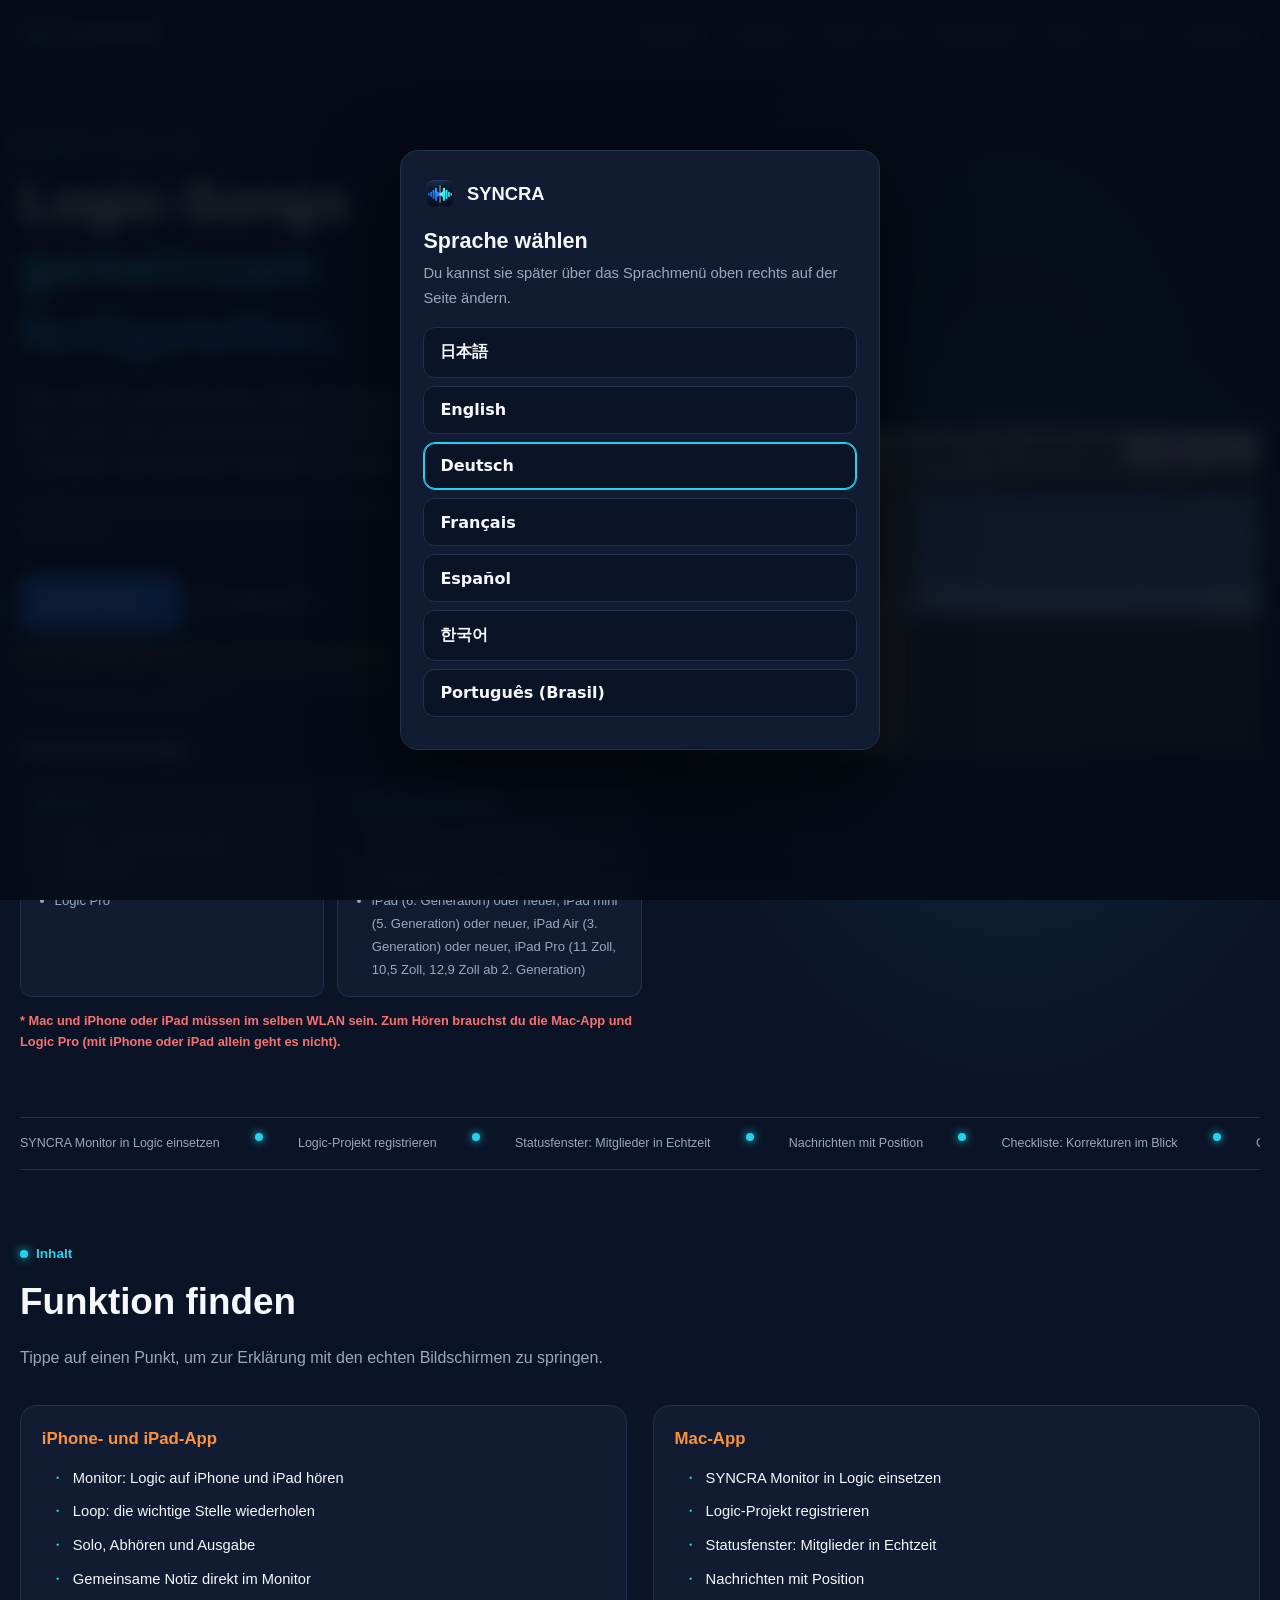
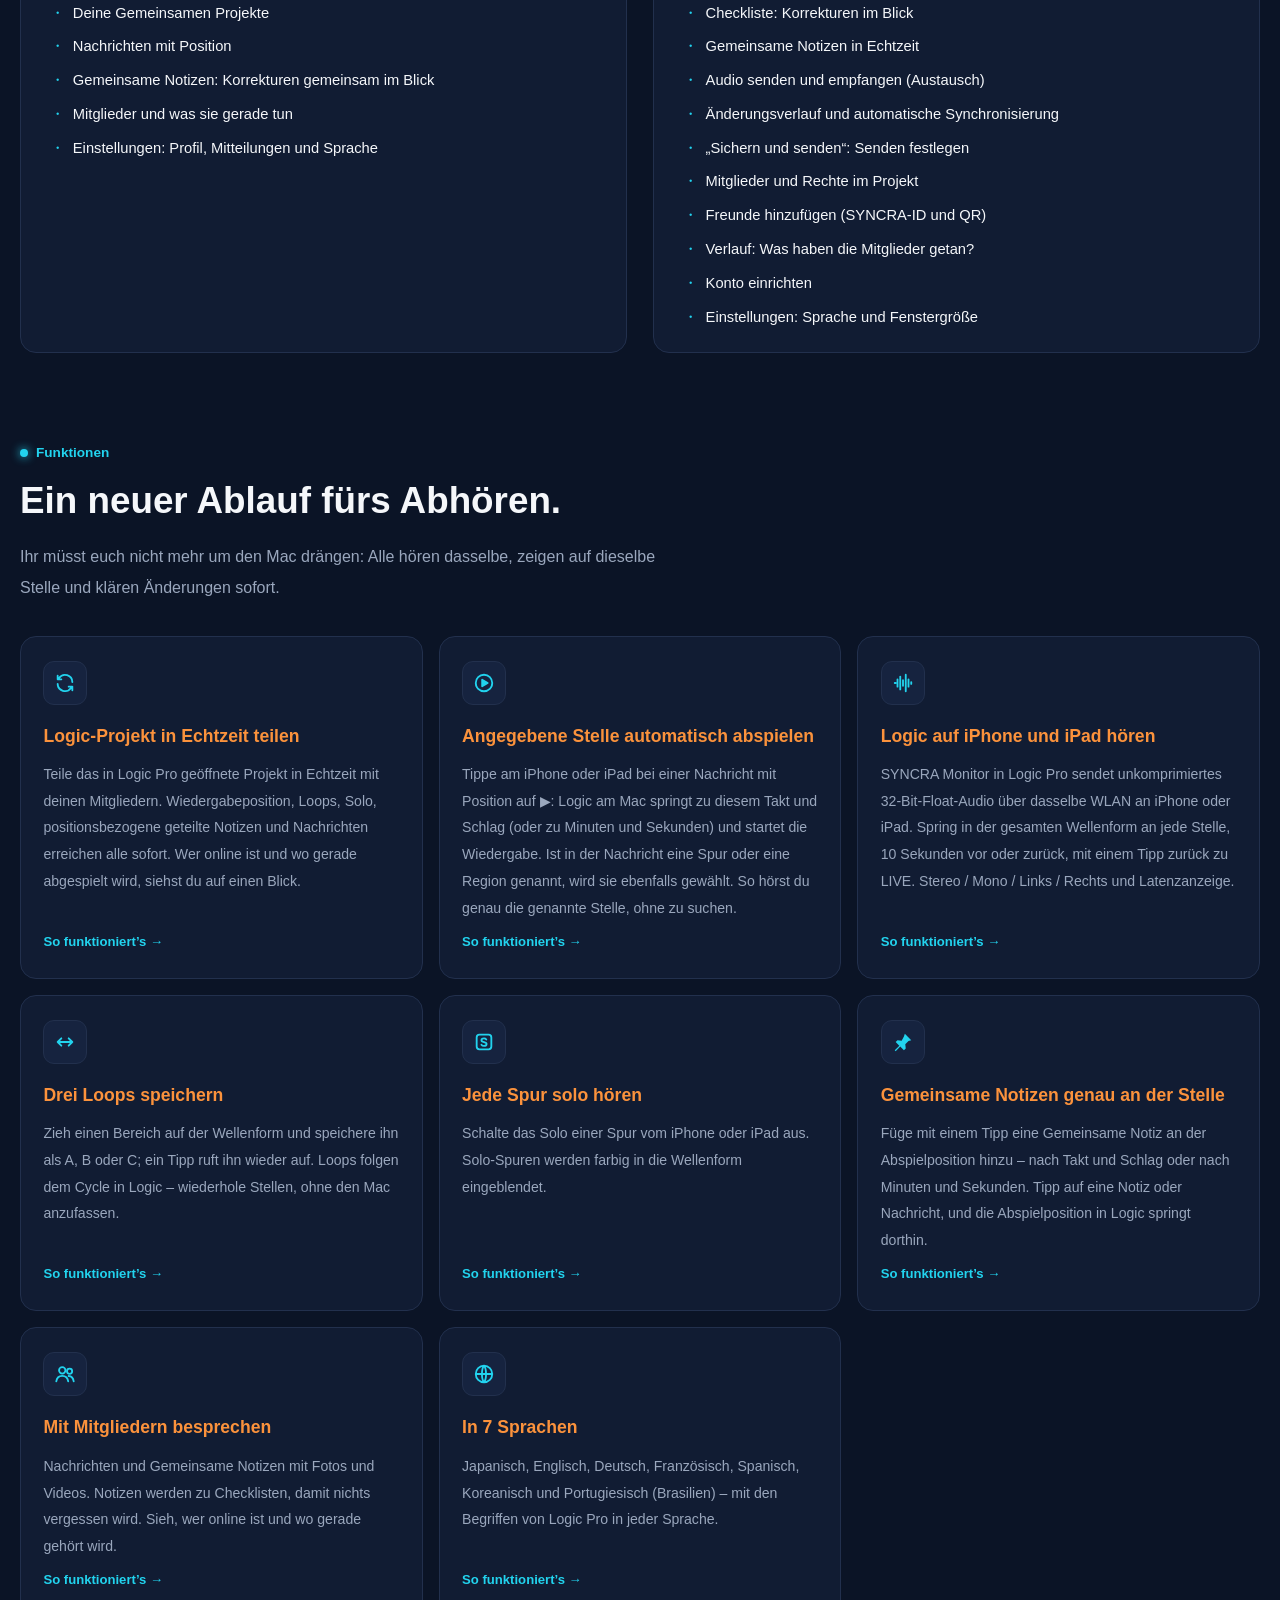
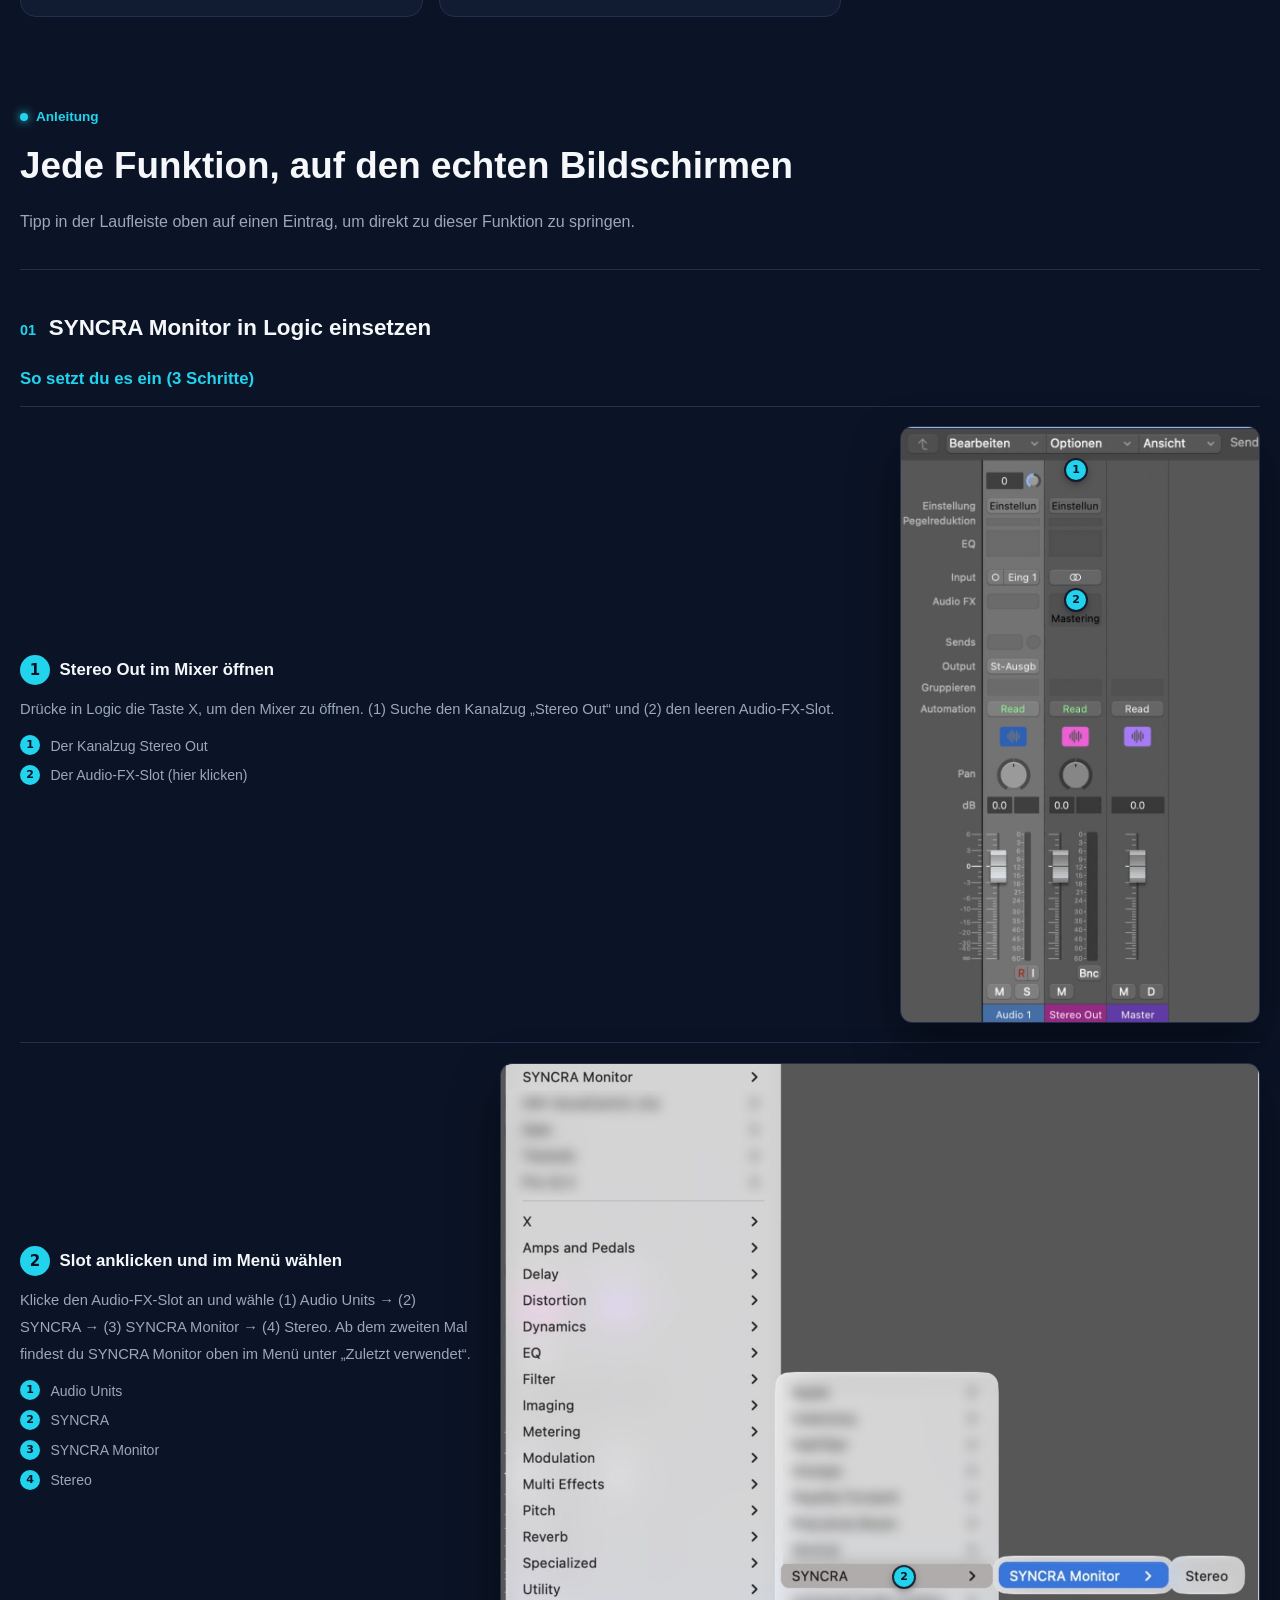
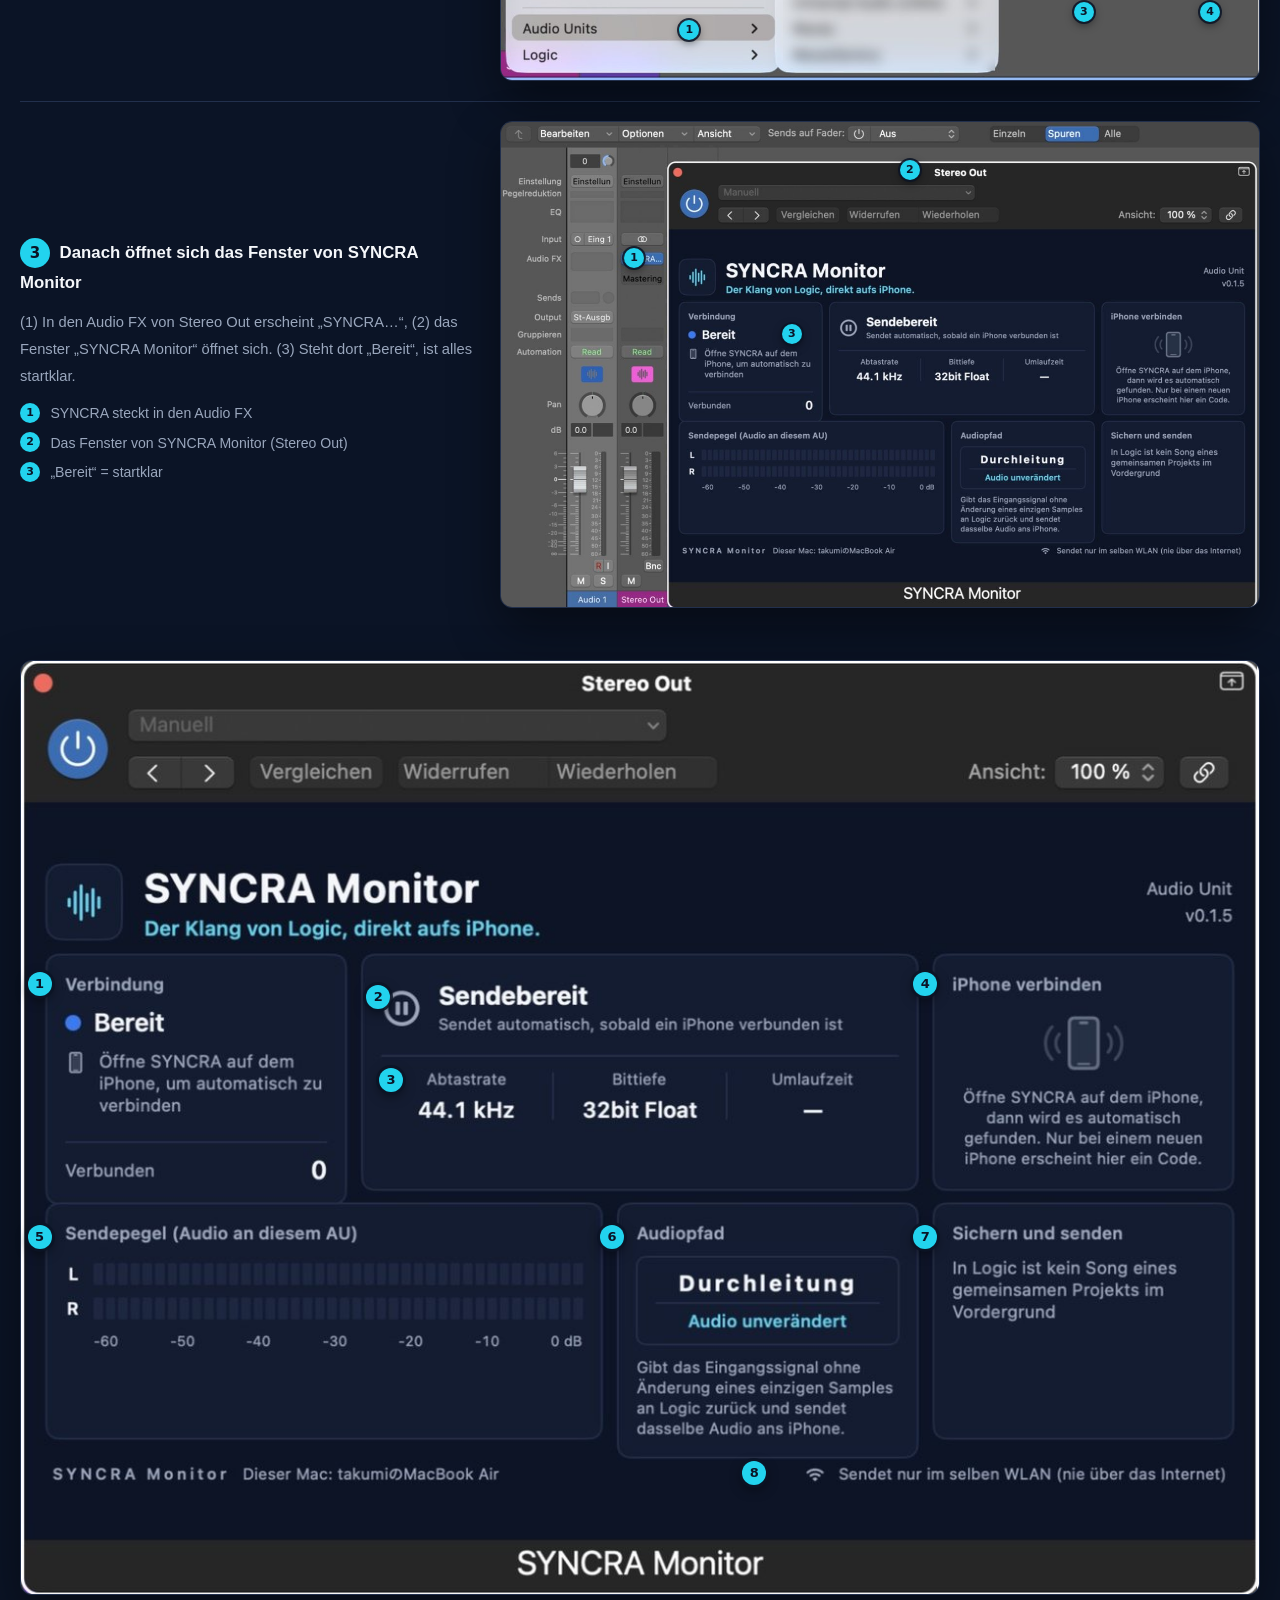
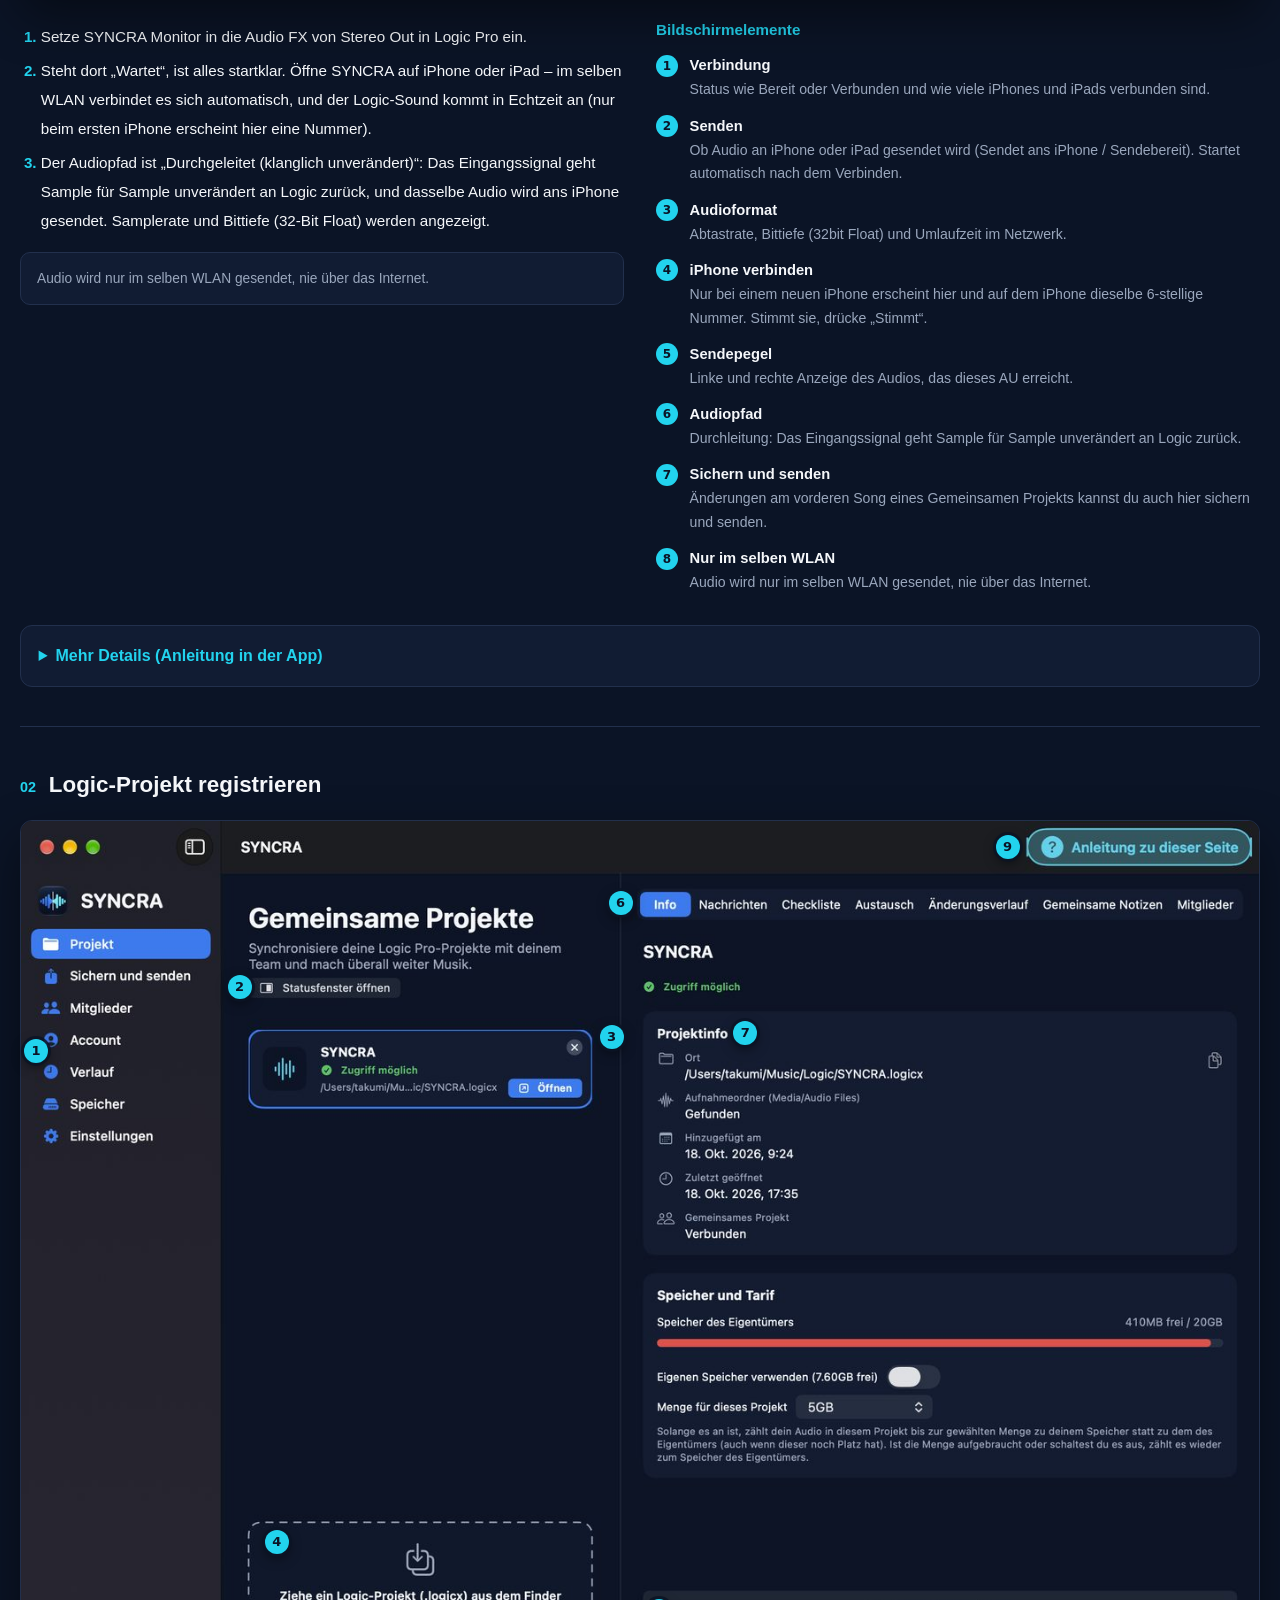
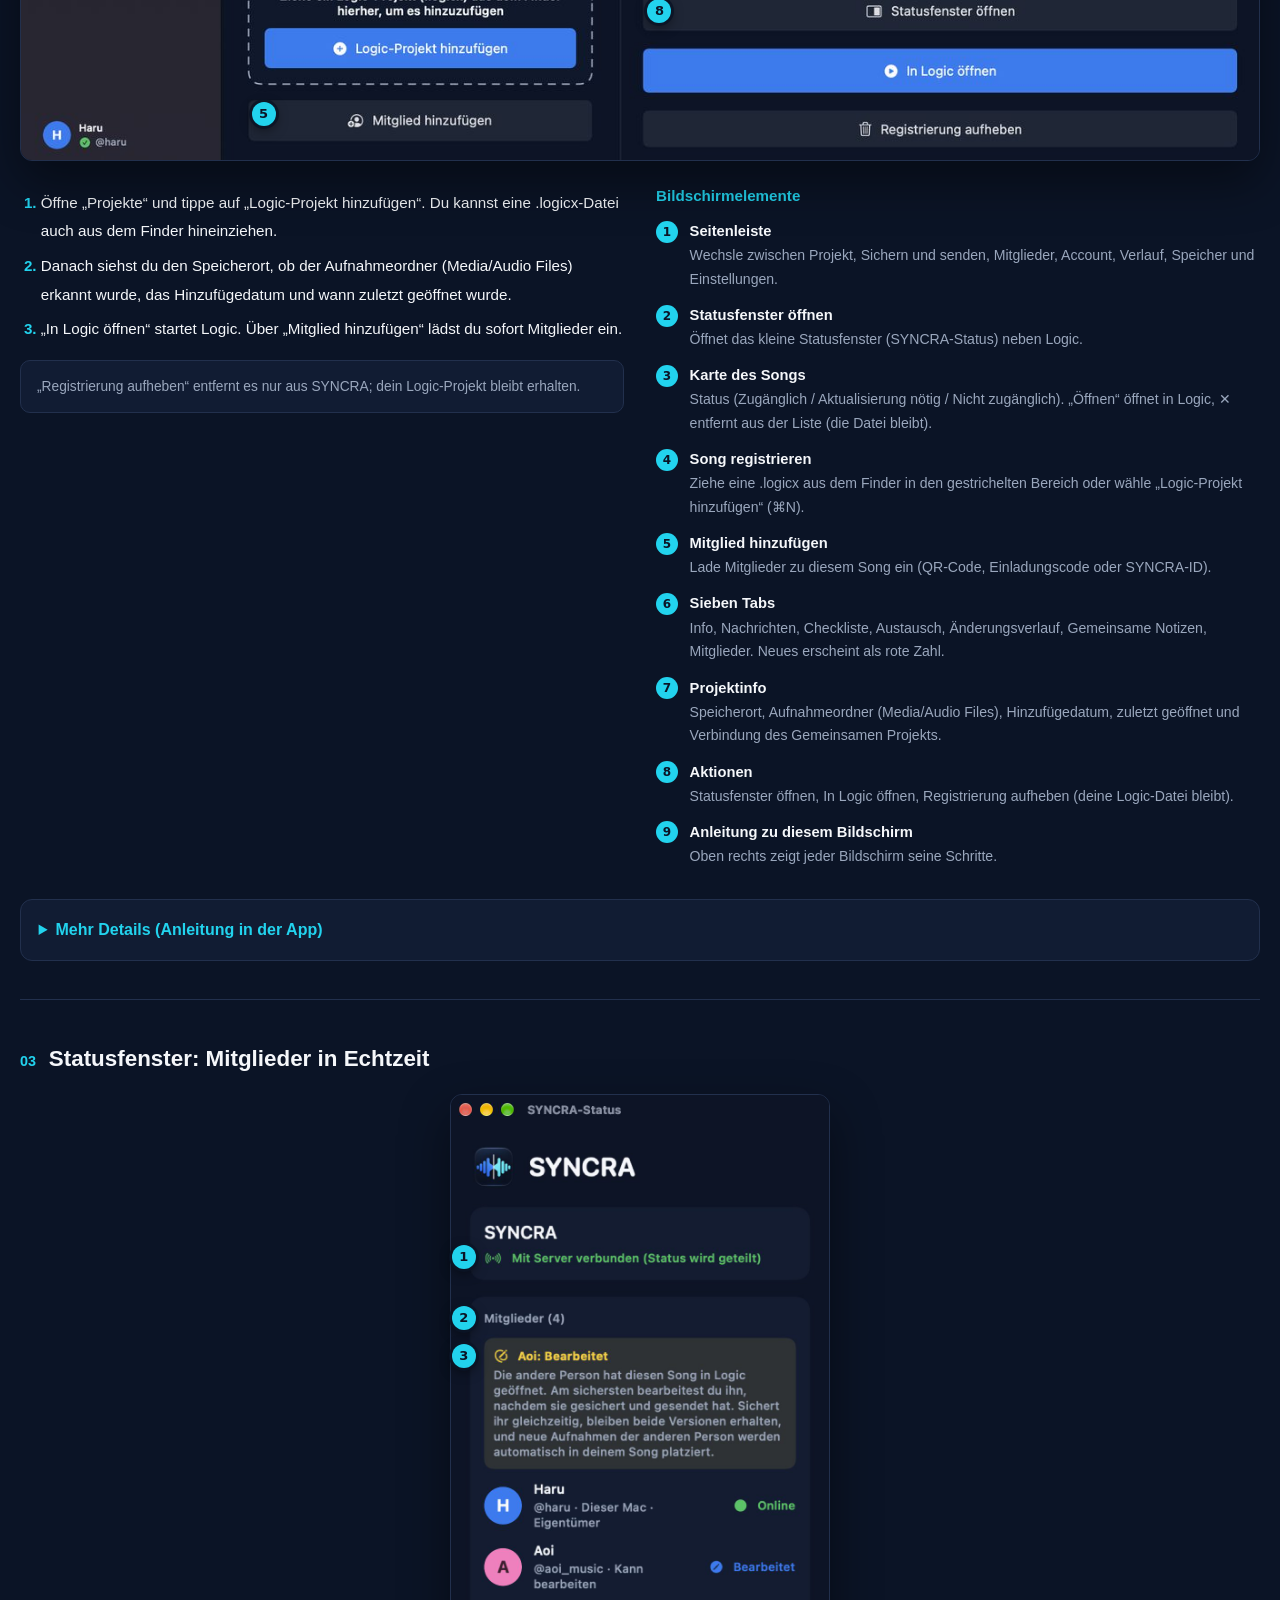
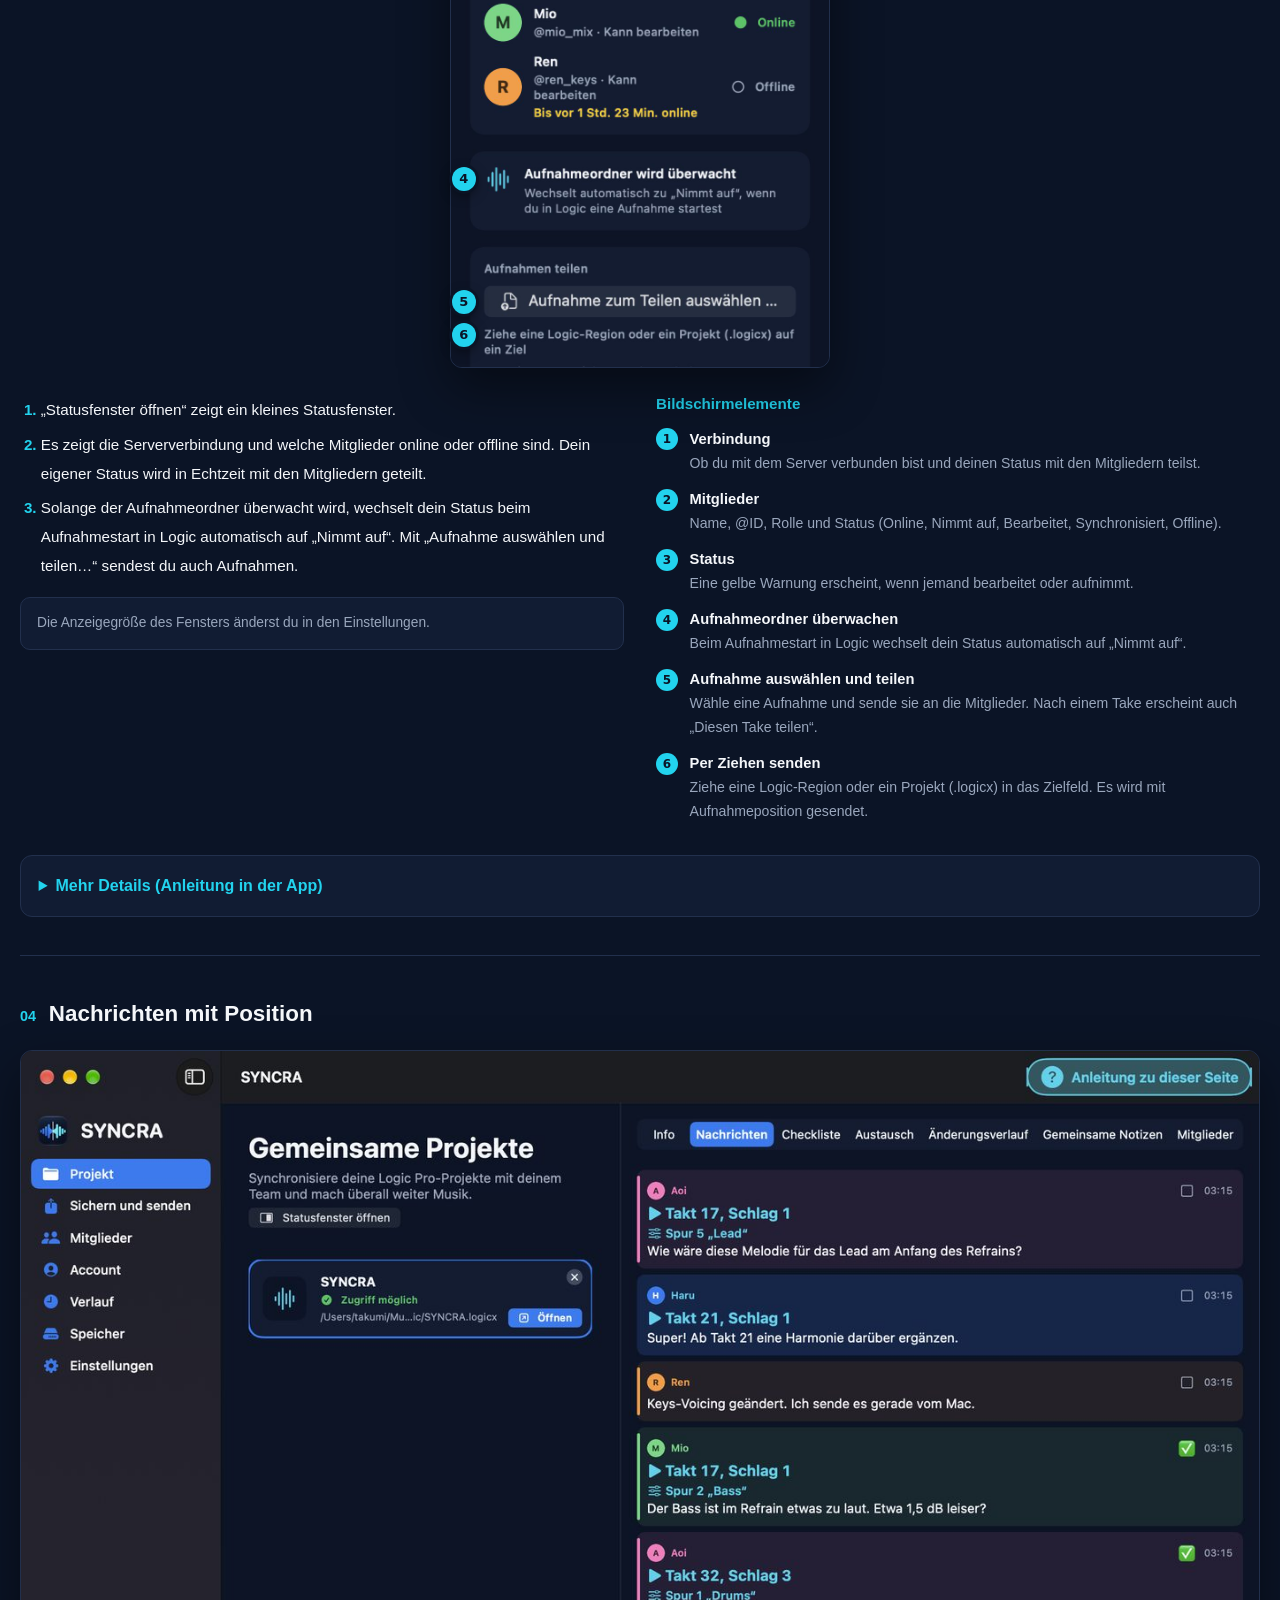
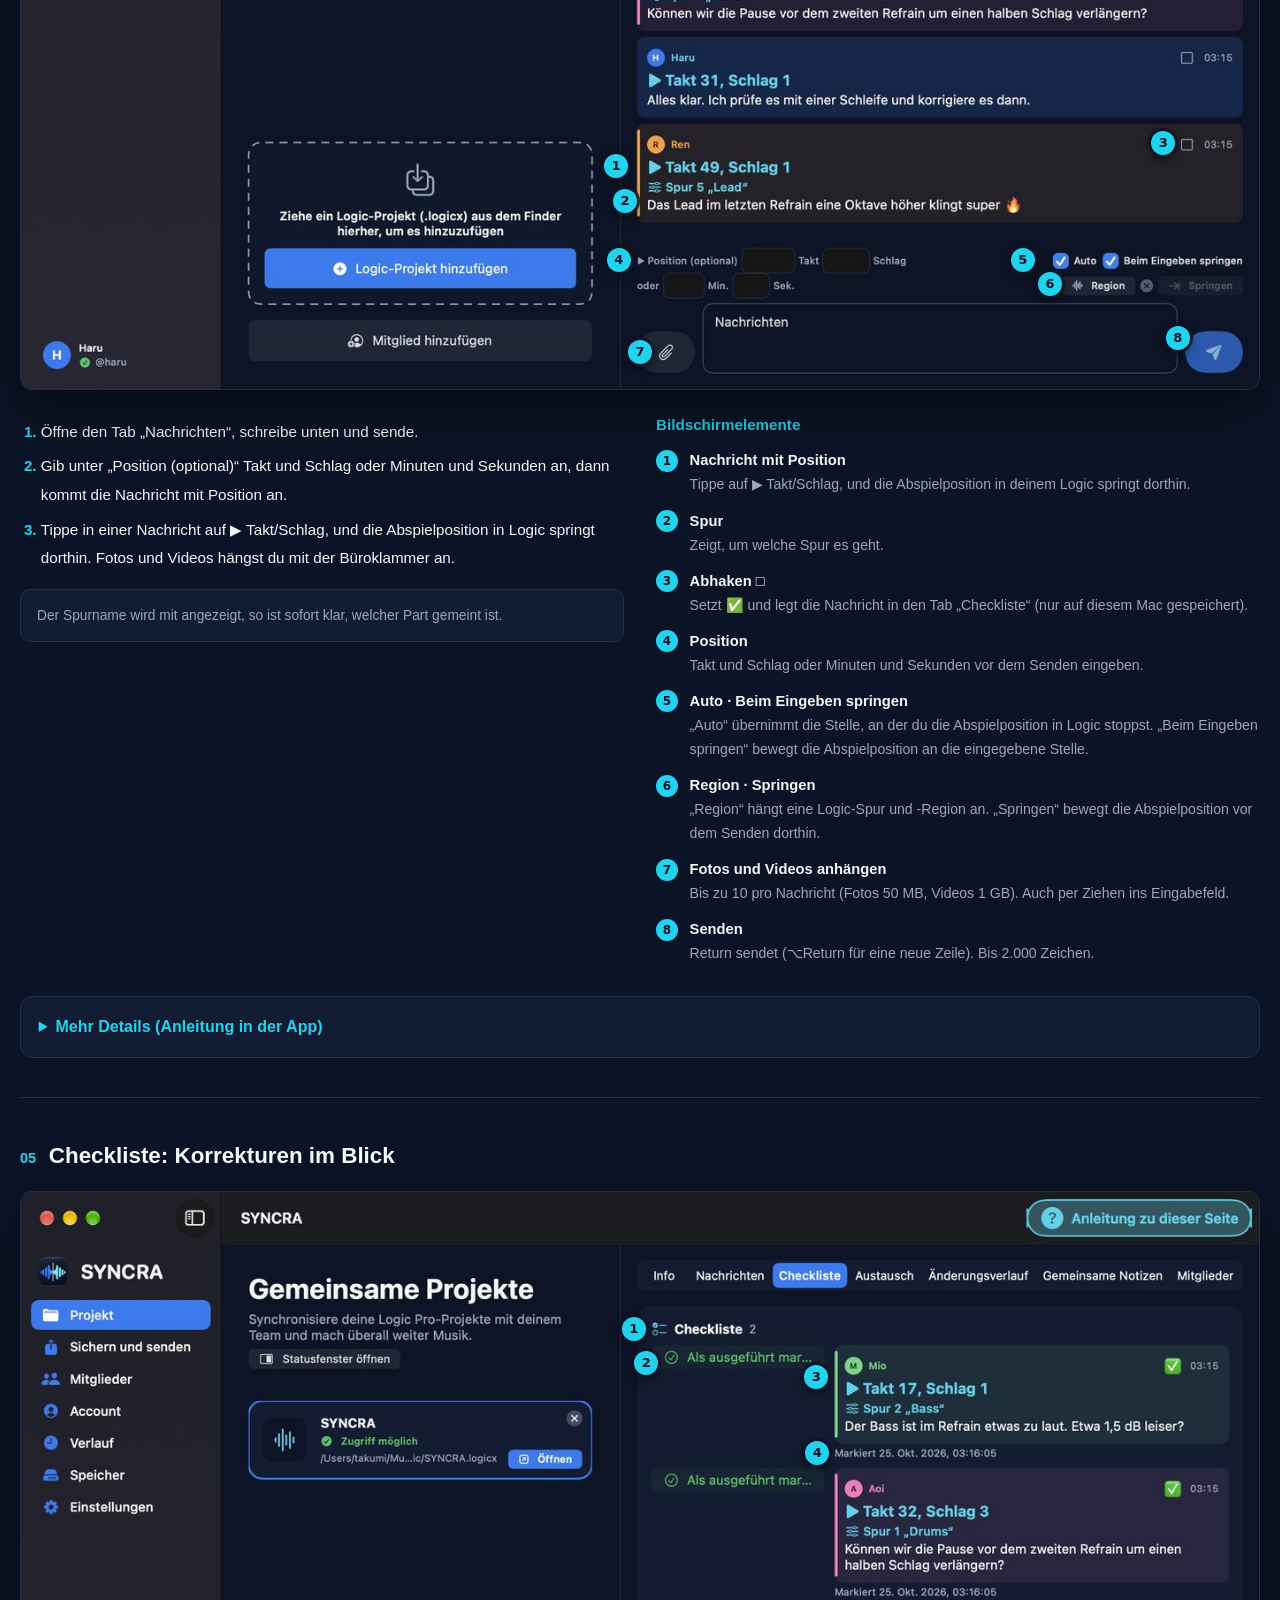
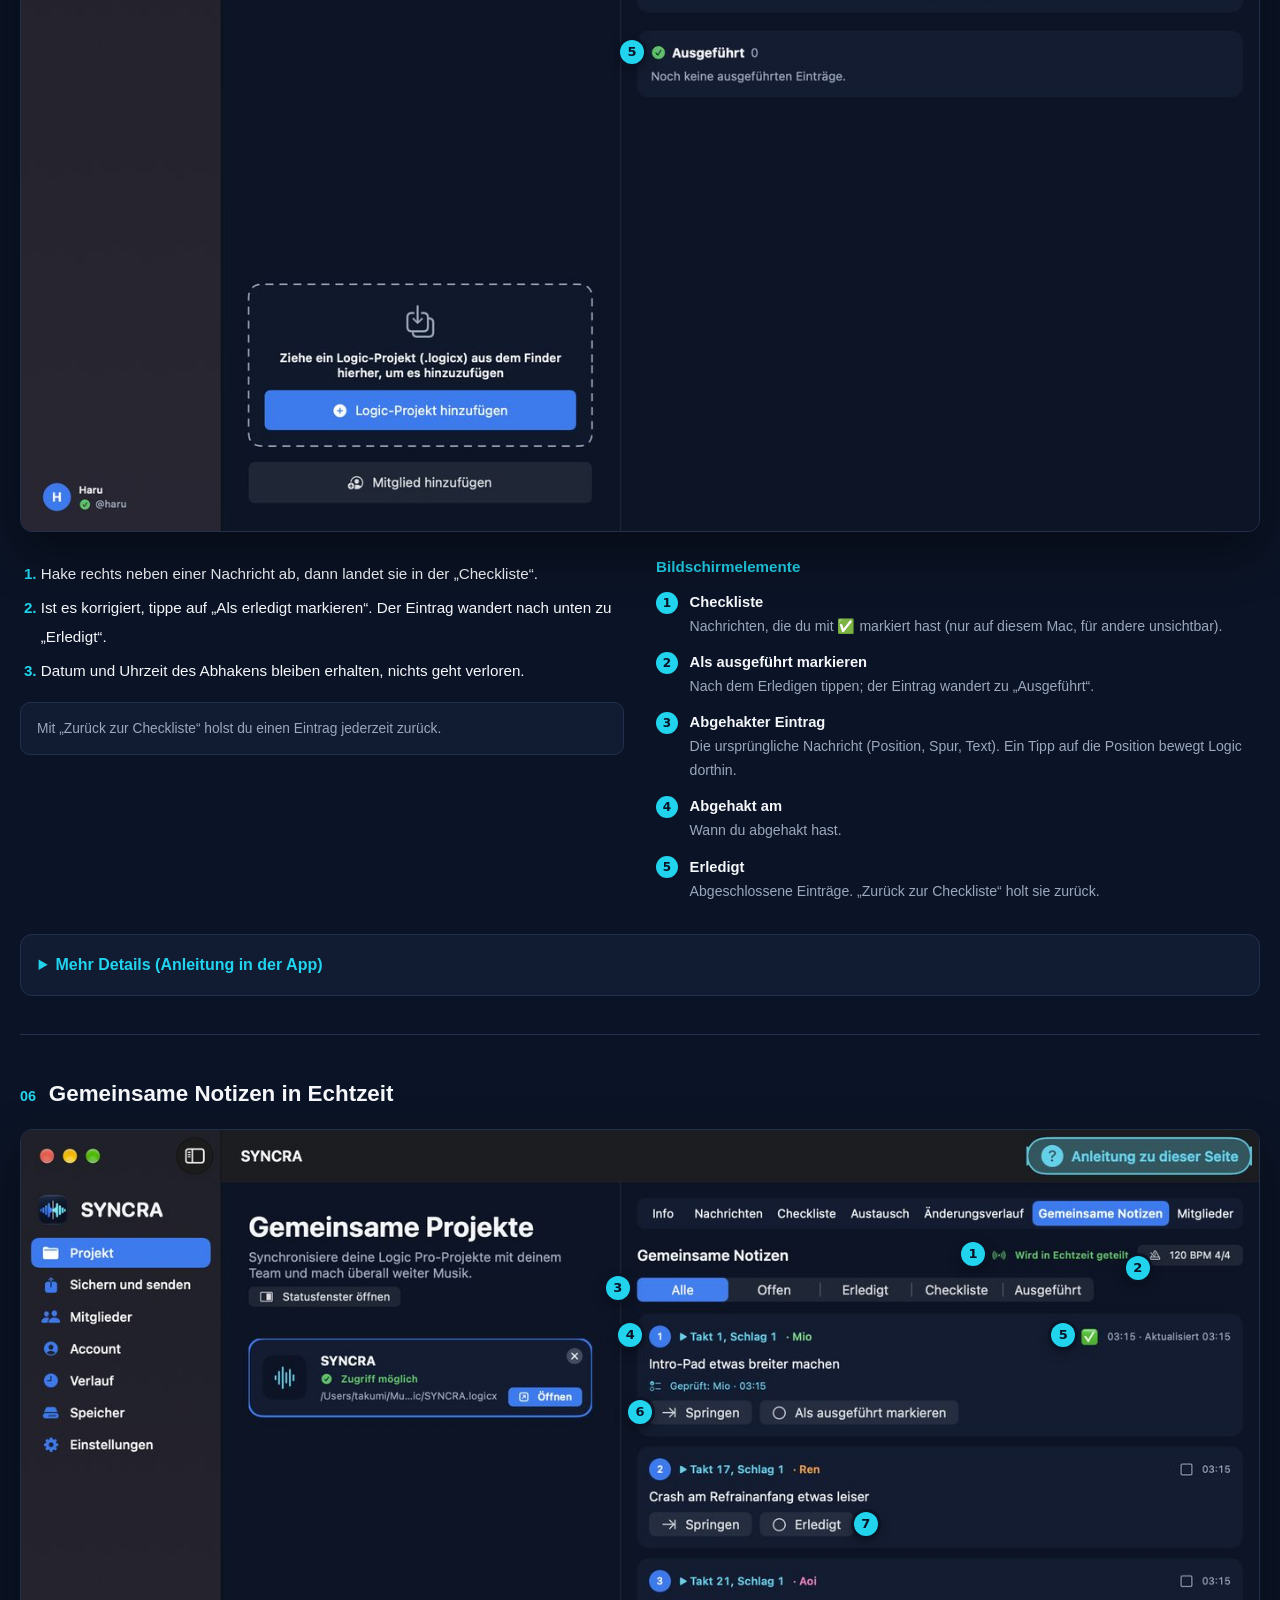
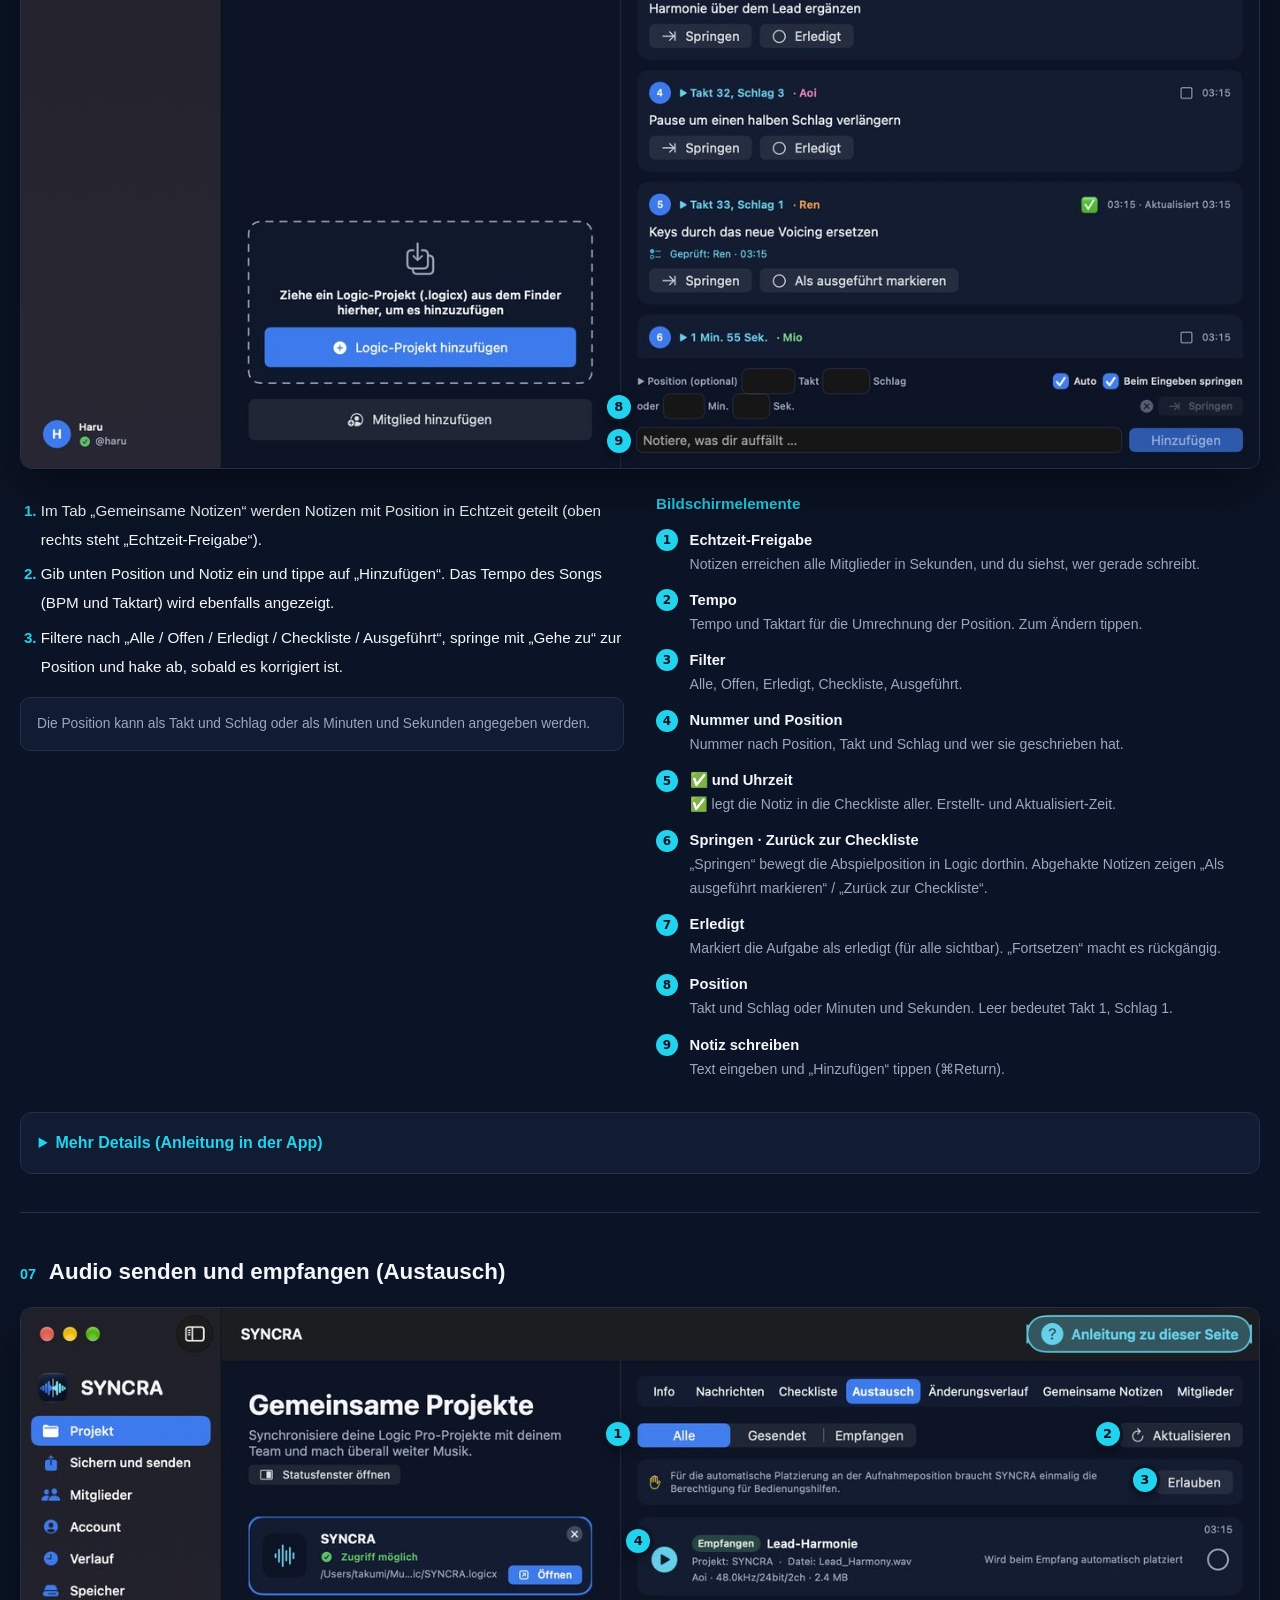
<file: de/index.html>
<!doctype html><html lang="de"><head><meta charset="utf-8"><meta name="viewport" content="width=device-width,initial-scale=1"><title>SYNCRA</title><link rel="stylesheet" href="../style.css?v=20261025a"></head><body><main class="home"><link rel="alternate" hreflang="ja" href="https://tak0923.github.io/syncra-site/index.html"><link rel="alternate" hreflang="en" href="https://tak0923.github.io/syncra-site/en/index.html"><link rel="alternate" hreflang="de" href="https://tak0923.github.io/syncra-site/de/index.html"><link rel="alternate" hreflang="fr" href="https://tak0923.github.io/syncra-site/fr/index.html"><link rel="alternate" hreflang="es" href="https://tak0923.github.io/syncra-site/es/index.html"><link rel="alternate" hreflang="ko" href="https://tak0923.github.io/syncra-site/ko/index.html"><link rel="alternate" hreflang="pt-BR" href="https://tak0923.github.io/syncra-site/pt-BR/index.html"><script>document.documentElement.classList.add('js');addEventListener('DOMContentLoaded',function(){var e=document.querySelectorAll('.rv');if(!('IntersectionObserver'in window)){e.forEach(function(x){x.classList.add('in')});return}var o=new IntersectionObserver(function(es){es.forEach(function(x){if(x.isIntersecting){x.target.classList.add('in');o.unobserve(x.target)}})},{threshold:.1});e.forEach(function(x){o.observe(x)});var s=document.querySelector('.shots');if(s&&!matchMedia('(prefers-reduced-motion: reduce)').matches){var im=[].slice.call(s.querySelectorAll('img')),cur=0,last=-1;function pick(){var n;do{n=Math.floor(Math.random()*im.length)}while(im.length>1&&(n===cur||n===last));return n}setInterval(function(){var n=pick();im[cur].classList.remove('on');im[n].classList.add('on');last=cur;cur=n},5000)}document.querySelectorAll('.annw').forEach(function(w){if(w.scrollWidth<=w.clientWidth)return;var p=w.querySelectorAll('.pin'),t=0;p.forEach(function(x){t+=parseFloat(x.style.left)});if(!p.length)return;var c=t/p.length/100*w.scrollWidth;w.scrollLeft=Math.max(0,c-w.clientWidth/2)})});</script><header class="hdr"><a class="logo" href="#top"><img src="../img/icon.png" alt="" width="34" height="34">SYNCRA</a>
<nav><a href="#features" class=hm>Funktionen</a><a href="#usage">Anleitung</a><a href="#mobile" class=hm>iPhone · iPad</a><a href="#how">Erste Schritte</a><a href="#pricing" class=hm>Preise</a><a href="#faq">FAQ</a><details class="lang"><summary>Deutsch ▾</summary><ul><li><a href="../index.html" class="" hreflang="ja">日本語</a></li><li><a href="../en/index.html" class="" hreflang="en">English</a></li><li><a href="../de/index.html" class="on" hreflang="de">Deutsch</a></li><li><a href="../fr/index.html" class="" hreflang="fr">Français</a></li><li><a href="../es/index.html" class="" hreflang="es">Español</a></li><li><a href="../ko/index.html" class="" hreflang="ko">한국어</a></li><li><a href="../pt-BR/index.html" class="" hreflang="pt-BR">Português (BR)</a></li></ul></details></nav></header>
<section class="hero" id="top"><div class="rv in"><p class="kicker">Logic Pro × iPhone · iPad</p><h1>Logic-Songs<br><span class="hl">gemeinsam fertigstellen.</span></h1>
<p class="lead">Höre Logic Pro auf deinem Mac in Echtzeit über dasselbe WLAN auf iPhone und iPad. Loops, Solo und Gemeinsame Notizen mit Position werden in Echtzeit geteilt – Feedback und Korrekturen kommen sofort voran.</p><p class="note2">SYNCRA verbindet Logic Pro auf dem Mac mit iPhone und iPad – für gemeinsames Musikmachen.</p><div class="ctas"><a class="b1" href="../download/SYNCRA-0.1.8-10.zip">Für Mac laden <span>↓</span></a><a class="b2" href="#how">So funktioniert es</a></div><p class="dot">Die App für iPhone und iPad erscheint bald im App Store</p><p class="hash">Mac-Version 0.1.8 (10) · von Apple beglaubigt · automatische Updates / SHA-256 757c37cf8b6f317781e526c8236876216cd21c77a262f0041489aea85270f01d</p><div class="req" id="req"><p class="rqh">Systemvoraussetzungen</p><div class="rq"><h4>Mac-App</h4><ul><li>macOS 14 Sonoma oder neuer</li><li>Mac mit Apple Chip (M1 oder neuer) oder Intel-Prozessor</li><li>Logic Pro</li></ul></div><div class="rq"><h4>iPhone- und iPad-App</h4><ul><li>iOS 17 / iPadOS 17 oder neuer</li><li>iPhone XS, XR oder neuer; iPhone SE (2. Generation) oder neuer</li><li>iPad (6. Generation) oder neuer, iPad mini (5. Generation) oder neuer, iPad Air (3. Generation) oder neuer, iPad Pro (11 Zoll, 10,5 Zoll, 12,9 Zoll ab 2. Generation)</li></ul></div><p class="rqn">* Mac und iPhone oder iPad müssen im selben WLAN sein. Zum Hören brauchst du die Mac-App und Logic Pro (mit iPhone oder iPad allein geht es nicht).</p></div></div>
<div class="shots rv in"><img src="../img/m_logic_de.jpg" width="1400" height="796" alt="" class="on"><img src="../img/m_monitor_de.jpg" width="1263" height="952" alt="" class="" loading=lazy><img src="../img/m_messages_de.jpg" width="1400" height="1061" alt="" class="" loading=lazy><img src="../img/m_notes_de.jpg" width="1400" height="1061" alt="" class="" loading=lazy><img src="../img/m_members_de.jpg" width="1400" height="1061" alt="" class="" loading=lazy><img src="../img/m_history_de.jpg" width="1400" height="1061" alt="" class="" loading=lazy><img src="../img/m_info_de.jpg" width="1400" height="1061" alt="" class="" loading=lazy></div></section>
<div class="strip"><div class="t"><a href="#u1">SYNCRA Monitor in Logic einsetzen</a><i></i><a href="#u2">Logic-Projekt registrieren</a><i></i><a href="#u3">Statusfenster: Mitglieder in Echtzeit</a><i></i><a href="#u4">Nachrichten mit Position</a><i></i><a href="#u5">Checkliste: Korrekturen im Blick</a><i></i><a href="#u6">Gemeinsame Notizen in Echtzeit</a><i></i><a href="#u7">Audio senden und empfangen (Austausch)</a><i></i><a href="#u8">Änderungsverlauf und automatische Synchronisierung</a><i></i><a href="#u9">„Sichern und senden“: Senden festlegen</a><i></i><a href="#u10">Mitglieder und Rechte im Projekt</a><i></i><a href="#u11">Freunde hinzufügen (SYNCRA-ID und QR)</a><i></i><a href="#u12">Verlauf: Was haben die Mitglieder getan?</a><i></i><a href="#u13">Konto einrichten</a><i></i><a href="#u14">Einstellungen: Sprache und Fenstergröße</a><i></i><a href="#u1">SYNCRA Monitor in Logic einsetzen</a><i></i><a href="#u2">Logic-Projekt registrieren</a><i></i><a href="#u3">Statusfenster: Mitglieder in Echtzeit</a><i></i><a href="#u4">Nachrichten mit Position</a><i></i><a href="#u5">Checkliste: Korrekturen im Blick</a><i></i><a href="#u6">Gemeinsame Notizen in Echtzeit</a><i></i><a href="#u7">Audio senden und empfangen (Austausch)</a><i></i><a href="#u8">Änderungsverlauf und automatische Synchronisierung</a><i></i><a href="#u9">„Sichern und senden“: Senden festlegen</a><i></i><a href="#u10">Mitglieder und Rechte im Projekt</a><i></i><a href="#u11">Freunde hinzufügen (SYNCRA-ID und QR)</a><i></i><a href="#u12">Verlauf: Was haben die Mitglieder getan?</a><i></i><a href="#u13">Konto einrichten</a><i></i><a href="#u14">Einstellungen: Sprache und Fenstergröße</a><i></i></div></div>
<section class="sec ftoc" id="toc"><p class="kicker rv">Inhalt</p><h2 class="rv">Funktion finden</h2><p class="desc rv">Tippe auf einen Punkt, um zur Erklärung mit den echten Bildschirmen zu springen.</p><div class="cols"><div class="col rv"><h3>iPhone- und iPad-App</h3><ul><li><a class="ft" href="#i1"><span>Monitor: Logic auf iPhone und iPad hören</span></a></li><li><a class="ft" href="#i2"><span>Loop: die wichtige Stelle wiederholen</span></a></li><li><a class="ft" href="#i3"><span>Solo, Abhören und Ausgabe</span></a></li><li><a class="ft" href="#i4"><span>Gemeinsame Notiz direkt im Monitor</span></a></li><li><a class="ft" href="#i5"><span>Deine Gemeinsamen Projekte</span></a></li><li><a class="ft" href="#i6"><span>Nachrichten mit Position</span></a></li><li><a class="ft" href="#i7"><span>Gemeinsame Notizen: Korrekturen gemeinsam im Blick</span></a></li><li><a class="ft" href="#i8"><span>Mitglieder und was sie gerade tun</span></a></li><li><a class="ft" href="#i9"><span>Einstellungen: Profil, Mitteilungen und Sprache</span></a></li></ul></div><div class="col rv"><h3>Mac-App</h3><ul><li><a class="ft" href="#u1"><span>SYNCRA Monitor in Logic einsetzen</span></a></li><li><a class="ft" href="#u2"><span>Logic-Projekt registrieren</span></a></li><li><a class="ft" href="#u3"><span>Statusfenster: Mitglieder in Echtzeit</span></a></li><li><a class="ft" href="#u4"><span>Nachrichten mit Position</span></a></li><li><a class="ft" href="#u5"><span>Checkliste: Korrekturen im Blick</span></a></li><li><a class="ft" href="#u6"><span>Gemeinsame Notizen in Echtzeit</span></a></li><li><a class="ft" href="#u7"><span>Audio senden und empfangen (Austausch)</span></a></li><li><a class="ft" href="#u8"><span>Änderungsverlauf und automatische Synchronisierung</span></a></li><li><a class="ft" href="#u9"><span>„Sichern und senden“: Senden festlegen</span></a></li><li><a class="ft" href="#u10"><span>Mitglieder und Rechte im Projekt</span></a></li><li><a class="ft" href="#u11"><span>Freunde hinzufügen (SYNCRA-ID und QR)</span></a></li><li><a class="ft" href="#u12"><span>Verlauf: Was haben die Mitglieder getan?</span></a></li><li><a class="ft" href="#u13"><span>Konto einrichten</span></a></li><li><a class="ft" href="#u14"><span>Einstellungen: Sprache und Fenstergröße</span></a></li></ul></div></div></section><section class="sec" id="features"><p class="kicker rv">Funktionen</p><h2 class="rv">Ein neuer Ablauf fürs Abhören.</h2><p class="desc rv">Ihr müsst euch nicht mehr um den Mac drängen: Alle hören dasselbe, zeigen auf dieselbe Stelle und klären Änderungen sofort.</p><div class="cards"><a class="fc rv" href="#u8"><div class="ic"><svg viewBox="0 0 24 24" fill="none" stroke="currentColor" stroke-width="2" stroke-linecap="round" stroke-linejoin="round"><path d="M20 11a8 8 0 0 0-14.5-4.5L4 8M4 4v4h4M4 13a8 8 0 0 0 14.5 4.5L20 16M20 20v-4h-4"/></svg></div><h3>Logic-Projekt in Echtzeit teilen</h3><p>Teile das in Logic Pro geöffnete Projekt in Echtzeit mit deinen Mitgliedern. Wiedergabeposition, Loops, Solo, positionsbezogene geteilte Notizen und Nachrichten erreichen alle sofort. Wer online ist und wo gerade abgespielt wird, siehst du auf einen Blick.</p><span class="go">So funktioniert’s →</span></a><a class="fc rv" href="#i6"><div class="ic"><svg viewBox="0 0 24 24" fill="none" stroke="currentColor" stroke-width="2" stroke-linejoin="round"><circle cx="12" cy="12" r="9"/><path d="M10 8.5v7l6-3.5z" fill="currentColor"/></svg></div><h3>Angegebene Stelle automatisch abspielen</h3><p>Tippe am iPhone oder iPad bei einer Nachricht mit Position auf ▶: Logic am Mac springt zu diesem Takt und Schlag (oder zu Minuten und Sekunden) und startet die Wiedergabe. Ist in der Nachricht eine Spur oder eine Region genannt, wird sie ebenfalls gewählt. So hörst du genau die genannte Stelle, ohne zu suchen.</p><span class="go">So funktioniert’s →</span></a><a class="fc rv" href="#i1"><div class="ic"><svg viewBox="0 0 24 24" fill="none" stroke="currentColor" stroke-width="2" stroke-linecap="round"><path d="M3 12h1M6 8v8M9 5v14M12 9v6M15 3v18M18 8v8M21 11v2"/></svg></div><h3>Logic auf iPhone und iPad hören</h3><p>SYNCRA Monitor in Logic Pro sendet unkomprimiertes 32-Bit-Float-Audio über dasselbe WLAN an iPhone oder iPad. Spring in der gesamten Wellenform an jede Stelle, 10 Sekunden vor oder zurück, mit einem Tipp zurück zu LIVE. Stereo / Mono / Links / Rechts und Latenzanzeige.</p><span class="go">So funktioniert’s →</span></a><a class="fc rv" href="#i2"><div class="ic"><svg viewBox="0 0 24 24" fill="none" stroke="currentColor" stroke-width="2" stroke-linecap="round" stroke-linejoin="round"><path d="M4 12h16M8 8l-4 4 4 4M16 8l4 4-4 4"/></svg></div><h3>Drei Loops speichern</h3><p>Zieh einen Bereich auf der Wellenform und speichere ihn als A, B oder C; ein Tipp ruft ihn wieder auf. Loops folgen dem Cycle in Logic – wiederhole Stellen, ohne den Mac anzufassen.</p><span class="go">So funktioniert’s →</span></a><a class="fc rv" href="#i3"><div class="ic"><svg viewBox="0 0 24 24" fill="none" stroke="currentColor" stroke-width="2"><rect x="4" y="4" width="16" height="16" rx="3"/><path d="M14.5 9.2c-.6-.8-1.5-1.2-2.5-1.2-1.7 0-2.8.9-2.8 2.1 0 2.8 5.6 1.4 5.6 4.1 0 1.3-1.2 2.1-2.8 2.1-1.2 0-2.2-.5-2.8-1.4" stroke-linecap="round"/></svg></div><h3>Jede Spur solo hören</h3><p>Schalte das Solo einer Spur vom iPhone oder iPad aus. Solo-Spuren werden farbig in die Wellenform eingeblendet.</p><span class="go">So funktioniert’s →</span></a><a class="fc rv" href="#i4"><div class="ic"><svg viewBox="0 0 24 24" fill="currentColor"><path d="M14 3l7 7-3 1-3.5 3.5.5 4.5-2 2-4-4-5 5-1-1 5-5-4-4 2-2 4.5.5L13 6z"/></svg></div><h3>Gemeinsame Notizen genau an der Stelle</h3><p>Füge mit einem Tipp eine Gemeinsame Notiz an der Abspielposition hinzu – nach Takt und Schlag oder nach Minuten und Sekunden. Tipp auf eine Notiz oder Nachricht, und die Abspielposition in Logic springt dorthin.</p><span class="go">So funktioniert’s →</span></a><a class="fc rv" href="#u4"><div class="ic"><svg viewBox="0 0 24 24" fill="none" stroke="currentColor" stroke-width="2" stroke-linecap="round"><circle cx="9" cy="8" r="3.5"/><path d="M2.5 20c.5-3.5 3-6 6.5-6s6 2.5 6.5 6"/><circle cx="17" cy="9" r="2.8"/><path d="M16 14.2c3 .2 5 2.4 5.5 5.8"/></svg></div><h3>Mit Mitgliedern besprechen</h3><p>Nachrichten und Gemeinsame Notizen mit Fotos und Videos. Notizen werden zu Checklisten, damit nichts vergessen wird. Sieh, wer online ist und wo gerade gehört wird.</p><span class="go">So funktioniert’s →</span></a><a class="fc rv" href="#u14"><div class="ic"><svg viewBox="0 0 24 24" fill="none" stroke="currentColor" stroke-width="2"><circle cx="12" cy="12" r="9"/><path d="M3 12h18M12 3c3 3.5 3 14.5 0 18M12 3c-3 3.5-3 14.5 0 18"/></svg></div><h3>In 7 Sprachen</h3><p>Japanisch, Englisch, Deutsch, Französisch, Spanisch, Koreanisch und Portugiesisch (Brasilien) – mit den Begriffen von Logic Pro in jeder Sprache.</p><span class="go">So funktioniert’s →</span></a></div></section>
<section class="sec" id="usage"><p class="kicker rv">Anleitung</p><h2 class="rv">Jede Funktion, auf den echten Bildschirmen</h2><p class="desc rv">Tipp in der Laufleiste oben auf einen Eintrag, um direkt zu dieser Funktion zu springen.</p><article class="use rv" id="u1"><div class="uh"><span class="un">01</span><h3>SYNCRA Monitor in Logic einsetzen</h3></div><div class="ins"><h4>So setzt du es ein (3 Schritte)</h4><div class="is tall"><div class="it"><span class="sn">1</span><h5>Stereo Out im Mixer öffnen</h5><p>Drücke in Logic die Taste X, um den Mixer zu öffnen. (1) Suche den Kanalzug „Stereo Out“ und (2) den leeren Audio-FX-Slot.</p><ol class="pl"><li>Der Kanalzug Stereo Out</li><li>Der Audio-FX-Slot (hier klicken)</li></ol></div><figure class="ann"><img src="../img/ins1_de.jpg" width="771" height="1282" alt="" loading="lazy"><span class="pin" style="left:48.90%;top:7.33%">1</span><span class="pin" style="left:48.90%;top:29.10%">2</span></figure></div><div class="is"><div class="it"><span class="sn">2</span><h5>Slot anklicken und im Menü wählen</h5><p>Klicke den Audio-FX-Slot an und wähle (1) Audio Units → (2) SYNCRA → (3) SYNCRA Monitor → (4) Stereo. Ab dem zweiten Mal findest du SYNCRA Monitor oben im Menü unter „Zuletzt verwendet“.</p><ol class="pl"><li>Audio Units</li><li>SYNCRA</li><li>SYNCRA Monitor</li><li>Stereo</li></ol></div><figure class="ann"><img src="../img/ins2_de.jpg" width="1204" height="980" alt="" loading="lazy"><span class="pin" style="left:24.92%;top:91.63%">1</span><span class="pin" style="left:53.16%;top:83.06%">2</span><span class="pin" style="left:76.83%;top:88.78%">3</span><span class="pin" style="left:93.44%;top:88.78%">4</span></figure></div><div class="is"><div class="it"><span class="sn">3</span><h5>Danach öffnet sich das Fenster von SYNCRA Monitor</h5><p>(1) In den Audio FX von Stereo Out erscheint „SYNCRA…“, (2) das Fenster „SYNCRA Monitor“ öffnet sich. (3) Steht dort „Bereit“, ist alles startklar.</p><ol class="pl"><li>SYNCRA steckt in den Audio FX</li><li>Das Fenster von SYNCRA Monitor (Stereo Out)</li><li>„Bereit“ = startklar</li></ol></div><figure class="ann"><img src="../img/ins3_de.jpg" width="1372" height="879" alt="" loading="lazy"><span class="pin" style="left:17.64%;top:28.10%">1</span><span class="pin" style="left:53.94%;top:10.13%">2</span><span class="pin" style="left:38.41%;top:43.69%">3</span></figure></div></div><div class="annw"><figure class="ann"><img src="../img/m_monitor_de.jpg" width="1263" height="952" alt="" loading="lazy"><span class="pin" style="left:1.58%;top:34.66%">1</span><span class="pin" style="left:28.90%;top:36.03%">2</span><span class="pin" style="left:29.93%;top:44.96%">3</span><span class="pin" style="left:73.00%;top:34.66%">4</span><span class="pin" style="left:1.58%;top:61.76%">5</span><span class="pin" style="left:47.74%;top:61.76%">6</span><span class="pin" style="left:73.00%;top:61.76%">7</span><span class="pin" style="left:59.22%;top:86.97%">8</span></figure></div><div class="ucols"><div><ol class="steps"><li>Setze SYNCRA Monitor in die Audio FX von Stereo Out in Logic Pro ein.</li><li>Steht dort „Wartet“, ist alles startklar. Öffne SYNCRA auf iPhone oder iPad – im selben WLAN verbindet es sich automatisch, und der Logic-Sound kommt in Echtzeit an (nur beim ersten iPhone erscheint hier eine Nummer).</li><li>Der Audiopfad ist „Durchgeleitet (klanglich unverändert)“: Das Eingangssignal geht Sample für Sample unverändert an Logic zurück, und dasselbe Audio wird ans iPhone gesendet. Samplerate und Bittiefe (32-Bit Float) werden angezeigt.</li></ol><p class="tip">Audio wird nur im selben WLAN gesendet, nie über das Internet.</p></div><div class="legend"><h4>Bildschirmelemente</h4><ol><li><b>Verbindung</b>Status wie Bereit oder Verbunden und wie viele iPhones und iPads verbunden sind.</li><li><b>Senden</b>Ob Audio an iPhone oder iPad gesendet wird (Sendet ans iPhone / Sendebereit). Startet automatisch nach dem Verbinden.</li><li><b>Audioformat</b>Abtastrate, Bittiefe (32bit Float) und Umlaufzeit im Netzwerk.</li><li><b>iPhone verbinden</b>Nur bei einem neuen iPhone erscheint hier und auf dem iPhone dieselbe 6-stellige Nummer. Stimmt sie, drücke „Stimmt“.</li><li><b>Sendepegel</b>Linke und rechte Anzeige des Audios, das dieses AU erreicht.</li><li><b>Audiopfad</b>Durchleitung: Das Eingangssignal geht Sample für Sample unverändert an Logic zurück.</li><li><b>Sichern und senden</b>Änderungen am vorderen Song eines Gemeinsamen Projekts kannst du auch hier sichern und senden.</li><li><b>Nur im selben WLAN</b>Audio wird nur im selben WLAN gesendet, nie über das Internet.</li></ol></div></div><details class="more"><summary>Mehr Details (Anleitung in der App)</summary><div><h5>Mac vorbereiten</h5><ol><li>Lass SYNCRA gestartet.</li><li>Füge das Plug-in „SYNCRA Monitor“ in den Kanalzug von Stereo Out in Logic ein (wähle im Audio-FX-Slot unter „Audio Units“ den Eintrag „SYNCRA“).</li><li>Wenn macOS um die Berechtigung für „Lokales Netzwerk“ bittet, erlaube sie (es wird nichts ins Internet gesendet).</li></ol><p class="note">SYNCRA Monitor verändert das Audio in keiner Weise. Es gibt das eingehende Audio unverändert an Logic zurück.</p><h5>Mit dem iPhone verbinden</h5><ol><li>Öffne in SYNCRA auf dem iPhone den Tab „Monitor“. Ein Mac im selben Wi-Fi wird automatisch gefunden und verbunden.</li><li>Nur bei einem Mac, mit dem du zum ersten Mal verbindest, erscheint dieselbe 6-stellige Nummer auf dem iPhone und im Fenster von SYNCRA Monitor auf dem Mac. Sind sie gleich, klicke am Mac auf „Stimmt überein“. Sind sie verschieden, klicke auf „Stimmt nicht überein“.</li><li>Ab dem zweiten Mal wird automatisch ohne Nummer verbunden.</li></ol><h5>Was du am Mac-Bildschirm prüfen kannst</h5><ul><li>„Verbindung“: Zustand wie „Bereit“ oder „Verbunden“.</li><li>„Sendebereit“ / „Sendet ans iPhone“: ob gerade an das iPhone gesendet wird.</li><li>„iPhone verbinden“: das verbundene iPhone und die Taste „Trennen“.</li><li>„Sendepegel“: Pegelanzeigen links und rechts für das Audio, das dieses AU erreicht.</li></ul><p class="caution">Wiedergabe, Stopp, Sprung, Loop und das Exportieren der Gesamtwellenform vom iPhone aus setzen voraus, dass SYNCRA auf dem Mac läuft und „Bedienungshilfen“ erlaubt sind. Während die Wellenform exportiert wird, kommt Logic in den Vordergrund und wird gesteuert. Sei vorsichtig, wenn du am Mac gerade etwas anderes tust.</p></div></details></article><article class="use rv" id="u2"><div class="uh"><span class="un">02</span><h3>Logic-Projekt registrieren</h3></div><div class="annw"><figure class="ann"><img src="../img/m_info_de.jpg" width="1400" height="1061" alt="" loading="lazy"><span class="pin" style="left:1.29%;top:24.51%">1</span><span class="pin" style="left:17.71%;top:17.72%">2</span><span class="pin" style="left:47.71%;top:23.09%">3</span><span class="pin" style="left:20.71%;top:76.81%">4</span><span class="pin" style="left:19.64%;top:95.00%">5</span><span class="pin" style="left:48.43%;top:8.77%">6</span><span class="pin" style="left:58.50%;top:22.62%">7</span><span class="pin" style="left:51.57%;top:84.07%">8</span><span class="pin" style="left:79.64%;top:2.83%">9</span></figure></div><div class="ucols"><div><ol class="steps"><li>Öffne „Projekte“ und tippe auf „Logic-Projekt hinzufügen“. Du kannst eine .logicx-Datei auch aus dem Finder hineinziehen.</li><li>Danach siehst du den Speicherort, ob der Aufnahmeordner (Media/Audio Files) erkannt wurde, das Hinzufügedatum und wann zuletzt geöffnet wurde.</li><li>„In Logic öffnen“ startet Logic. Über „Mitglied hinzufügen“ lädst du sofort Mitglieder ein.</li></ol><p class="tip">„Registrierung aufheben“ entfernt es nur aus SYNCRA; dein Logic-Projekt bleibt erhalten.</p></div><div class="legend"><h4>Bildschirmelemente</h4><ol><li><b>Seitenleiste</b>Wechsle zwischen Projekt, Sichern und senden, Mitglieder, Account, Verlauf, Speicher und Einstellungen.</li><li><b>Statusfenster öffnen</b>Öffnet das kleine Statusfenster (SYNCRA-Status) neben Logic.</li><li><b>Karte des Songs</b>Status (Zugänglich / Aktualisierung nötig / Nicht zugänglich). „Öffnen“ öffnet in Logic, ✕ entfernt aus der Liste (die Datei bleibt).</li><li><b>Song registrieren</b>Ziehe eine .logicx aus dem Finder in den gestrichelten Bereich oder wähle „Logic-Projekt hinzufügen“ (⌘N).</li><li><b>Mitglied hinzufügen</b>Lade Mitglieder zu diesem Song ein (QR-Code, Einladungscode oder SYNCRA-ID).</li><li><b>Sieben Tabs</b>Info, Nachrichten, Checkliste, Austausch, Änderungsverlauf, Gemeinsame Notizen, Mitglieder. Neues erscheint als rote Zahl.</li><li><b>Projektinfo</b>Speicherort, Aufnahmeordner (Media/Audio Files), Hinzufügedatum, zuletzt geöffnet und Verbindung des Gemeinsamen Projekts.</li><li><b>Aktionen</b>Statusfenster öffnen, In Logic öffnen, Registrierung aufheben (deine Logic-Datei bleibt).</li><li><b>Anleitung zu diesem Bildschirm</b>Oben rechts zeigt jeder Bildschirm seine Schritte.</li></ol></div></div><details class="more"><summary>Mehr Details (Anleitung in der App)</summary><div><h5>So fügst du Projekte hinzu (2 Möglichkeiten)</h5><ol><li>Öffne links in der Liste „Projekt“.</li><li>Methode A: Ziehe eine .logicx-Datei aus dem Finder in den gestrichelten Rahmen auf dem Bildschirm (du kannst mehrere gleichzeitig ziehen).</li><li>Methode B: Klicke auf „Logic-Projekt hinzufügen“ (⌘N), wähle die Datei aus und klicke auf „Hinzufügen“.</li></ol><p class="note">Hinzugefügt wird nur der Speicherort der Datei. Die Logic-Datei selbst bleibt unverändert.</p><h5>Die Karten und ihre Bedienung</h5><ul><li>Es gibt drei Zustände. „Zugriff möglich“ bedeutet: alles in Ordnung. Bei „Aktualisierung nötig“ hat sich der Ort möglicherweise geändert. Bei „Kein Zugriff“ musst du den Ort erneut auswählen.</li><li>Mit „Öffnen“ unten rechts auf der Karte öffnest du den Song in Logic. Ein anderer Song, der gerade in Logic geöffnet ist, wird geschlossen. Gibt es nicht gesicherte Arbeit, fragt Logic nach.</li><li>Mit dem ✕ oben rechts auf der Karte entfernst du das Projekt aus der Liste auf diesem Mac. Die Logic-Datei, das gemeinsame Projekt auf dem Server und die Mitglieder bleiben bestehen.</li></ul><h5>Die 7 Tabs rechts</h5><ul><li>„Info“: Ort, Aufnahmeordner, Datum des Hinzufügens usw. prüfen sowie „In Logic öffnen“ und „Registrierung aufheben“.</li><li>„Nachrichten“, „Checkliste“, „Austausch“, „Änderungsverlauf“, „Gemeinsame Notizen“, „Mitglieder“: Diese werden auf den folgenden Seiten erklärt.</li><li>Auf den Tabs „Nachrichten“, „Austausch“, „Gemeinsame Notizen“ und „Mitglieder“ wird die Anzahl neuer Einträge als rote Zahl in einem Kreis angezeigt.</li></ul><h5>Wenn es nicht klappt</h5><ul><li>„Dieses Projekt wurde bereits hinzugefügt“: Derselbe Song kann nicht zweimal hinzugefügt werden.</li><li>„Wähle ein Logic Pro-Projekt (.logicx) aus“: Wähle die .logicx-Datei, nicht einen Ordner.</li><li>„Kein Zugriff“: Wähle den Ort auf dem Tab „Info“ mit „Ort erneut auswählen“ neu aus, dann ist das Problem behoben.</li></ul></div></details></article><article class="use rv tall" id="u3"><div class="uh"><span class="un">03</span><h3>Statusfenster: Mitglieder in Echtzeit</h3></div><div class="annw"><figure class="ann"><img src="../img/m_panel_de.jpg" width="832" height="1920" alt="" loading="lazy"><span class="pin" style="left:3.61%;top:18.70%">1</span><span class="pin" style="left:3.61%;top:25.57%">2</span><span class="pin" style="left:3.61%;top:29.95%">3</span><span class="pin" style="left:3.61%;top:78.33%">4</span><span class="pin" style="left:3.61%;top:92.40%">5</span><span class="pin" style="left:3.61%;top:96.25%">6</span></figure></div><div class="ucols"><div><ol class="steps"><li>„Statusfenster öffnen“ zeigt ein kleines Statusfenster.</li><li>Es zeigt die Serververbindung und welche Mitglieder online oder offline sind. Dein eigener Status wird in Echtzeit mit den Mitgliedern geteilt.</li><li>Solange der Aufnahmeordner überwacht wird, wechselt dein Status beim Aufnahmestart in Logic automatisch auf „Nimmt auf“. Mit „Aufnahme auswählen und teilen…“ sendest du auch Aufnahmen.</li></ol><p class="tip">Die Anzeigegröße des Fensters änderst du in den Einstellungen.</p></div><div class="legend"><h4>Bildschirmelemente</h4><ol><li><b>Verbindung</b>Ob du mit dem Server verbunden bist und deinen Status mit den Mitgliedern teilst.</li><li><b>Mitglieder</b>Name, @ID, Rolle und Status (Online, Nimmt auf, Bearbeitet, Synchronisiert, Offline).</li><li><b>Status</b>Eine gelbe Warnung erscheint, wenn jemand bearbeitet oder aufnimmt.</li><li><b>Aufnahmeordner überwachen</b>Beim Aufnahmestart in Logic wechselt dein Status automatisch auf „Nimmt auf“.</li><li><b>Aufnahme auswählen und teilen</b>Wähle eine Aufnahme und sende sie an die Mitglieder. Nach einem Take erscheint auch „Diesen Take teilen“.</li><li><b>Per Ziehen senden</b>Ziehe eine Logic-Region oder ein Projekt (.logicx) in das Zielfeld. Es wird mit Aufnahmeposition gesendet.</li></ol></div></div><details class="more"><summary>Mehr Details (Anleitung in der App)</summary><div><h5>Öffnen</h5><ol><li>Klicke auf dem Bildschirm „Projekt“ auf „Statusfenster öffnen“.</li><li>Du kannst es auch mit „Statusfenster öffnen“ auf dem Tab „Info“ oder mit der gleichen Schaltfläche unter „Einstellungen“ öffnen.</li><li>Das Fenster wird vor Logic angezeigt; Position und Größe werden gemerkt.</li></ol><h5>Was du sehen kannst</h5><ul><li>„Mitglieder“: Name, @ID, Rolle und Status („Online“, „Nimmt auf“, „Bearbeitet“, „Wird synchronisiert“, „Offline“). Bearbeitet oder nimmt die andere Person gerade auf, erscheint ein gelber Hinweis.</li><li>Überwachung des Aufnahmeordners: Status wie „Aufnahmeordner wird überwacht“ und „Aufnahme erkannt“.</li><li>„Nachrichten“: die letzten 5 Einträge und ein Eingabefeld.</li><li>„Empfangenes Audio“: das von Mitgliedern gesendete Audio und der Fortschritt. Ist der Song in Logic vorne, wird es automatisch an der Aufnahmeposition platziert.</li></ul><h5>Aufnahme teilen</h5><ol><li>Wenn eine Aufnahme beendet ist, erscheint „Diesen Take teilen“. Mit einem Klick darauf wird sie geteilt.</li><li>Mit „Aufnahme zum Teilen auswählen …“ kannst du auch eine andere Aufnahme zum Teilen auswählen.</li><li>Du kannst auch eine Logic-Region in das Zielfeld des Fensters ziehen (sie wird mit der Information zur Aufnahmeposition gesendet).</li><li>Ein unterbrochenes Senden kannst du mit „Fortsetzen“ fortsetzen.</li></ol><h5>Schalter für die automatische Synchronisierung (gesamtes Projekt)</h5><ul><li>„Automatisch senden, wenn du in Logic sicherst (⌘S)“</li><li>„Neuere Versionen von Mitgliedern automatisch empfangen“</li><li>„Nach Ende der Aufnahme sichern und senden“</li><li>„Nach jeder Änderung oder Aufnahme fragen, ob gesichert und gesendet werden soll“</li><li>„Auch den geöffneten Song als neuere Version neu öffnen“ (wartet, wenn es nicht gesicherte Arbeit gibt)</li></ul><p class="note">Alle Schalter sind standardmäßig eingeschaltet.</p></div></details></article><article class="use rv" id="u4"><div class="uh"><span class="un">04</span><h3>Nachrichten mit Position</h3></div><div class="annw"><figure class="ann"><img src="../img/m_messages_de.jpg" width="1400" height="1061" alt="" loading="lazy"><span class="pin" style="left:48.07%;top:76.25%">1</span><span class="pin" style="left:48.79%;top:79.92%">2</span><span class="pin" style="left:92.21%;top:73.80%">3</span><span class="pin" style="left:48.29%;top:86.24%">4</span><span class="pin" style="left:80.86%;top:86.24%">5</span><span class="pin" style="left:83.07%;top:88.78%">6</span><span class="pin" style="left:50.00%;top:95.95%">7</span><span class="pin" style="left:93.36%;top:94.44%">8</span></figure></div><div class="ucols"><div><ol class="steps"><li>Öffne den Tab „Nachrichten“, schreibe unten und sende.</li><li>Gib unter „Position (optional)“ Takt und Schlag oder Minuten und Sekunden an, dann kommt die Nachricht mit Position an.</li><li>Tippe in einer Nachricht auf ▶ Takt/Schlag, und die Abspielposition in Logic springt dorthin. Fotos und Videos hängst du mit der Büroklammer an.</li></ol><p class="tip">Der Spurname wird mit angezeigt, so ist sofort klar, welcher Part gemeint ist.</p></div><div class="legend"><h4>Bildschirmelemente</h4><ol><li><b>Nachricht mit Position</b>Tippe auf ▶ Takt/Schlag, und die Abspielposition in deinem Logic springt dorthin.</li><li><b>Spur</b>Zeigt, um welche Spur es geht.</li><li><b>Abhaken □</b>Setzt ✅ und legt die Nachricht in den Tab „Checkliste“ (nur auf diesem Mac gespeichert).</li><li><b>Position</b>Takt und Schlag oder Minuten und Sekunden vor dem Senden eingeben.</li><li><b>Auto · Beim Eingeben springen</b>„Auto“ übernimmt die Stelle, an der du die Abspielposition in Logic stoppst. „Beim Eingeben springen“ bewegt die Abspielposition an die eingegebene Stelle.</li><li><b>Region · Springen</b>„Region“ hängt eine Logic-Spur und -Region an. „Springen“ bewegt die Abspielposition vor dem Senden dorthin.</li><li><b>Fotos und Videos anhängen</b>Bis zu 10 pro Nachricht (Fotos 50 MB, Videos 1 GB). Auch per Ziehen ins Eingabefeld.</li><li><b>Senden</b>Return sendet (⌥Return für eine neue Zeile). Bis 2.000 Zeichen.</li></ol></div></div><details class="more"><summary>Mehr Details (Anleitung in der App)</summary><div><h5>Nachricht senden</h5><ol><li>Öffne im Projekt den Tab „Nachrichten“.</li><li>Gib unten im Feld die Nachricht ein und sende sie mit Return (Zeilenumbruch mit ⌥Return). Es sind bis zu 2000 Zeichen möglich.</li><li>Fotos und Videos wählst du mit der Schaltfläche 📎 aus oder ziehst sie ins Eingabefeld. Pro Nachricht sind bis zu 10 Anhänge möglich, Fotos bis 50 MB, Videos bis 1 GB. Mit Anhang kann auch ein leerer Text gesendet werden.</li></ol><p class="caution">Mitglieder mit „Nur ansehen“ können keine Fotos oder Videos senden (Text schon).</p><h5>Position hinzufügen</h5><ol><li>Gib über dem Eingabefeld die Position bei „Takt“ und „Schlag“ (oder „Min.“ und „Sek.“) ein. Takt: 1–9999, Schlag: 1–64, Minuten: 0–1439, Sekunden: 0–59.</li><li>Ist „Auto“ eingeschaltet, wird die Position automatisch eingetragen, wenn du die Abspielposition in Logic anhältst.</li><li>Mit „Region“ kannst du eine Spur und Region aus Logic auswählen und anfügen.</li><li>Mit „Springen“ bewegt sich vor dem Senden die Abspielposition in Logic an diese Position.</li></ol><p class="note">Klickst du auf eine empfangene Zeile mit Position, bewegt sich die Abspielposition in deinem Logic an diese Stelle (Berechtigung für „Bedienungshilfen“ erforderlich).</p></div></details></article><article class="use rv" id="u5"><div class="uh"><span class="un">05</span><h3>Checkliste: Korrekturen im Blick</h3></div><div class="annw"><figure class="ann"><img src="../img/m_checklist_de.jpg" width="1400" height="1061" alt="" loading="lazy"><span class="pin" style="left:49.50%;top:14.61%">1</span><span class="pin" style="left:50.50%;top:18.28%">2</span><span class="pin" style="left:64.21%;top:19.79%">3</span><span class="pin" style="left:64.29%;top:27.80%">4</span><span class="pin" style="left:49.36%;top:49.01%">5</span></figure></div><div class="ucols"><div><ol class="steps"><li>Hake rechts neben einer Nachricht ab, dann landet sie in der „Checkliste“.</li><li>Ist es korrigiert, tippe auf „Als erledigt markieren“. Der Eintrag wandert nach unten zu „Erledigt“.</li><li>Datum und Uhrzeit des Abhakens bleiben erhalten, nichts geht verloren.</li></ol><p class="tip">Mit „Zurück zur Checkliste“ holst du einen Eintrag jederzeit zurück.</p></div><div class="legend"><h4>Bildschirmelemente</h4><ol><li><b>Checkliste</b>Nachrichten, die du mit ✅ markiert hast (nur auf diesem Mac, für andere unsichtbar).</li><li><b>Als ausgeführt markieren</b>Nach dem Erledigen tippen; der Eintrag wandert zu „Ausgeführt“.</li><li><b>Abgehakter Eintrag</b>Die ursprüngliche Nachricht (Position, Spur, Text). Ein Tipp auf die Position bewegt Logic dorthin.</li><li><b>Abgehakt am</b>Wann du abgehakt hast.</li><li><b>Erledigt</b>Abgeschlossene Einträge. „Zurück zur Checkliste“ holt sie zurück.</li></ol></div></div><details class="more"><summary>Mehr Details (Anleitung in der App)</summary><div><h5>Checkliste (nur für dich)</h5><ol><li>Klickst du auf das □ oben rechts in einer Nachrichtenzeile, erscheint ein ✅ und die Nachricht kommt in den Tab „Checkliste“. Klickst du erneut, wird sie entfernt.</li><li>Setze im Tab „Checkliste“ Umgesetztes mit „Als ausgeführt markieren“ auf „Ausgeführt“. Mit „Zurück zur Checkliste“ holst du es zurück.</li></ol><p class="note">Die Checkliste für Nachrichten ist nur auf diesem Mac gespeichert und für andere nicht sichtbar (Häkchen bei gemeinsamen Notizen sehen dagegen alle Mitglieder).</p><h5>Was Checkliste und Ausgeführt bedeuten</h5><ul><li>✅ (Checkliste): Dinge, die du später tun willst. Klicke auf das □ oben rechts an der Nachricht, dann erscheint ✅ und sie kommt in den Tab „Checkliste“. Noch einmal klicken entfernt sie.</li><li>„Ausgeführt“: Wenn du es umgesetzt hast, klicke im Tab „Checkliste“ auf „Als ausgeführt markieren“. Es wandert in den Bereich „Ausgeführt“ desselben Tabs. „Zurück zur Checkliste“ macht es rückgängig.</li><li>Nur du siehst es: Die Checkliste der Nachrichten ist nur auf diesem Mac gespeichert und für andere unsichtbar (Haken bei gemeinsamen Notizen sehen alle Mitglieder).</li></ul></div></details></article><article class="use rv" id="u6"><div class="uh"><span class="un">06</span><h3>Gemeinsame Notizen in Echtzeit</h3></div><div class="annw"><figure class="ann"><img src="../img/m_notes_de.jpg" width="1400" height="1061" alt="" loading="lazy"><span class="pin" style="left:76.86%;top:13.29%">1</span><span class="pin" style="left:90.14%;top:14.80%">2</span><span class="pin" style="left:48.21%;top:16.97%">3</span><span class="pin" style="left:49.21%;top:21.96%">4</span><span class="pin" style="left:84.14%;top:21.96%">5</span><span class="pin" style="left:50.00%;top:30.07%">6</span><span class="pin" style="left:68.21%;top:42.04%">7</span><span class="pin" style="left:48.29%;top:93.40%">8</span><span class="pin" style="left:48.29%;top:96.98%">9</span></figure></div><div class="ucols"><div><ol class="steps"><li>Im Tab „Gemeinsame Notizen“ werden Notizen mit Position in Echtzeit geteilt (oben rechts steht „Echtzeit-Freigabe“).</li><li>Gib unten Position und Notiz ein und tippe auf „Hinzufügen“. Das Tempo des Songs (BPM und Taktart) wird ebenfalls angezeigt.</li><li>Filtere nach „Alle / Offen / Erledigt / Checkliste / Ausgeführt“, springe mit „Gehe zu“ zur Position und hake ab, sobald es korrigiert ist.</li></ol><p class="tip">Die Position kann als Takt und Schlag oder als Minuten und Sekunden angegeben werden.</p></div><div class="legend"><h4>Bildschirmelemente</h4><ol><li><b>Echtzeit-Freigabe</b>Notizen erreichen alle Mitglieder in Sekunden, und du siehst, wer gerade schreibt.</li><li><b>Tempo</b>Tempo und Taktart für die Umrechnung der Position. Zum Ändern tippen.</li><li><b>Filter</b>Alle, Offen, Erledigt, Checkliste, Ausgeführt.</li><li><b>Nummer und Position</b>Nummer nach Position, Takt und Schlag und wer sie geschrieben hat.</li><li><b>✅ und Uhrzeit</b>✅ legt die Notiz in die Checkliste aller. Erstellt- und Aktualisiert-Zeit.</li><li><b>Springen · Zurück zur Checkliste</b>„Springen“ bewegt die Abspielposition in Logic dorthin. Abgehakte Notizen zeigen „Als ausgeführt markieren“ / „Zurück zur Checkliste“.</li><li><b>Erledigt</b>Markiert die Aufgabe als erledigt (für alle sichtbar). „Fortsetzen“ macht es rückgängig.</li><li><b>Position</b>Takt und Schlag oder Minuten und Sekunden. Leer bedeutet Takt 1, Schlag 1.</li><li><b>Notiz schreiben</b>Text eingeben und „Hinzufügen“ tippen (⌘Return).</li></ol></div></div><details class="more"><summary>Mehr Details (Anleitung in der App)</summary><div><h5>Notiz schreiben</h5><ol><li>Öffne im Projekt den Tab „Gemeinsame Notizen“.</li><li>Gib die Position (Takt, Schlag) ein, schreibe den Inhalt bei „Notiere, was dir auffällt …“ und klicke auf „Hinzufügen“ (⌘Return). Ist die Position leer, wird die Notiz bei Takt 1, Schlag 1 angelegt.</li><li>Die Notiz wird allen Mitgliedern innerhalb weniger Sekunden angezeigt. Auch der Name der Person, die gerade tippt, wird angezeigt.</li></ol><h5>Notizen bedienen</h5><ul><li>Mit „Springen“ bewegt sich die Abspielposition in Logic an diese Position.</li><li>Mit „Erledigt“ setzt du eine Notiz auf erledigt, mit „Fortsetzen“ holst du sie zurück. Mit „Offen“ und „Erledigt“ kannst du filtern.</li><li>Mit dem ✅ (oben rechts in der Notiz) kommt die Notiz in die Checkliste aller Mitglieder. Filtere mit „Checkliste“, setze sie mit „Als ausgeführt markieren“ auf „Ausgeführt“ und hole sie mit „Zurück zur Checkliste“ zurück.</li><li>Mit dem Papierkorb kannst du nur Notizen löschen, die du selbst geschrieben hast (sie bleiben im Verlauf erhalten).</li></ul><p class="note">Das Häkchen bei gemeinsamen Notizen wird mit allen Mitgliedern geteilt. Es ist etwas anderes als die Checkliste für Nachrichten (nur für dich).</p><h5>Erledigt, Checkliste und Ausgeführt: die Unterschiede</h5><ul><li>„Erledigt“: Die Sache der Notiz ist abgeschlossen. Alle sehen es. Mit „Fortsetzen“ ist sie wieder offen.</li><li>„Checkliste“: Dinge, die du später tun willst. Tippe auf das □ oben rechts an der Notiz, dann erscheint ✅ und sie kommt in die Checkliste aller Mitglieder. Noch einmal tippen entfernt sie.</li><li>„Ausgeführt“: Wenn du eine Notiz mit ✅ umgesetzt hast, tippe auf „Als ausgeführt markieren“. Bei einem Versehen hilft „Zurück zur Checkliste“.</li><li>Filter: „Offen“ = noch nicht erledigt, „Erledigt“ = erledigt, „Checkliste“ = mit ✅, noch nicht ausgeführt; „Ausgeführt“ = mit ✅, ausgeführt.</li></ul><p class="note">Bei einer Notiz mit ✅ heißen die Schaltflächen „Als ausgeführt markieren“ / „Zurück zur Checkliste“ (ohne ✅: „Erledigt“ / „Fortsetzen“). Das alles sehen alle Mitglieder.</p><h5>Bei gleichzeitiger Bearbeitung</h5><p>Wird dieselbe Notiz gleichzeitig bearbeitet, werden „Andere Version“ und „Deine Version“ angezeigt. Wähle „Andere Version übernehmen“ oder „Deine Version übernehmen“.</p><h5>Tempo einstellen</h5><p>Das Tempo und die Taktart für die Umrechnung der Position kannst du mit der Schaltfläche oben rechts auf dem Bildschirm ändern, z. B. „120 BPM 4/4“ (vorausgesetzt wird ein gleichbleibendes Tempo). Bei Songs mit Tempowechseln kann die angezeigte Position abweichen.</p></div></details></article><article class="use rv" id="u7"><div class="uh"><span class="un">07</span><h3>Audio senden und empfangen (Austausch)</h3></div><div class="annw"><figure class="ann"><img src="../img/m_exchange_de.jpg" width="1400" height="1061" alt="" loading="lazy"><span class="pin" style="left:48.21%;top:13.57%">1</span><span class="pin" style="left:87.71%;top:13.57%">2</span><span class="pin" style="left:90.71%;top:18.47%">3</span><span class="pin" style="left:49.86%;top:24.88%">4</span></figure></div><div class="ucols"><div><ol class="steps"><li>Im Tab „Austausch“ stehen gesendete und empfangene Audiodateien. Filter: „Alle / Gesendet / Empfangen“.</li><li>Ziehe eine Region aus Logic auf das Statusfenster, um sie an Mitglieder zu senden.</li><li>Damit Audio automatisch an der Aufnahmeposition abgelegt wird, braucht SYNCRA in macOS die Freigabe unter „Bedienungshilfen“ (nur einmal: „Erlauben“).</li></ol><p class="tip">Empfangenes Audio wird automatisch an der Aufnahmeposition platziert, sobald der Song in Logic vorne ist.</p></div><div class="legend"><h4>Bildschirmelemente</h4><ol><li><b>Filter</b>Alle / Gesendet / Empfangen, neueste zuerst.</li><li><b>Aktualisieren</b>Lädt die Liste neu.</li><li><b>Bedienungshilfen erlauben</b>Einmal erlauben, damit empfangenes Audio automatisch an der Aufnahmeposition in Logic landet.</li><li><b>Austausch-Liste</b>▶ hört rein. Empfangenes Audio wird automatisch als neue Spur an der Aufnahmeposition eingefügt, sobald der Song in Logic vorne ist.</li></ol></div></div><details class="more"><summary>Mehr Details (Anleitung in der App)</summary><div><h5>Der Tab „Austausch“</h5><ol><li>Öffne den Tab „Austausch“ des Projekts. Gesendetes und empfangenes Audio steht dort, neueste zuerst (Filter: „Alle“, „Gesendet“, „Empfangen“).</li><li>Mit dem ▶ links in der Zeile hörst du rein. Beim ersten Mal wird es aus der Cloud geholt und nach der Prüfung abgespielt.</li><li>Empfangenes Audio wird automatisch in den Aufnahmeordner deines Songs (Audio Files) kopiert und, solange der Song in Logic vorne ist und weder spielt noch aufnimmt, als neue Spur an der Aufnahmeposition platziert. Danach wird gesichert und automatisch gesendet.</li><li>Rechts in der Zeile steht der Fortschritt, etwa „Wird beim Empfang automatisch platziert“ oder „An der Aufnahmeposition in deinem Song platziert“. Der ○ ganz rechts ist ein Haken für deine eigene Notiz (für andere nicht sichtbar).</li></ol><h5>Berechtigung für „Bedienungshilfen“ (nur beim ersten Mal)</h5><ol><li>Um Logic zu steuern, braucht SYNCRA in macOS die Berechtigung unter „Bedienungshilfen“.</li><li>Wenn die Schaltfläche „Erlauben“ erscheint, klicke darauf und folge den Anweisungen von macOS.</li></ol><h5>Wenn es nicht klappt</h5><ul><li>Wenn „In meinen Song einfügen“ nicht verfügbar ist, prüfe die Version im „Änderungsverlauf“ und versuche es erneut.</li><li>Wenn eine neue Version eingetroffen ist, aber nicht automatisch umgeschaltet wird, klicke im Statusfenster auf „Empfangen und in Logic öffnen“.</li></ul></div></details></article><article class="use rv" id="u8"><div class="uh"><span class="un">08</span><h3>Änderungsverlauf und automatische Synchronisierung</h3></div><div class="annw"><figure class="ann"><img src="../img/m_updates_de.jpg" width="1400" height="1061" alt="" loading="lazy"><span class="pin" style="left:48.29%;top:12.91%">1</span><span class="pin" style="left:89.43%;top:14.04%">2</span><span class="pin" style="left:48.29%;top:16.87%">3</span></figure></div><div class="ucols"><div><ol class="steps"><li>Im Tab „Änderungsverlauf“ siehst du die Aktualisierungen des Projekts.</li><li>Bei aktiver automatischer Synchronisierung sendet jedes Sichern in Logic nur die Änderungen an die Mitglieder; deren Änderungen kommen automatisch an.</li><li>Lädst du ein Mitglied ein, wird zuerst das ganze Projekt gesendet. „Aktualisieren“ zeigt den neuesten Stand.</li></ol><p class="tip">Du musst nicht jedes Mal das ganze Projekt neu senden.</p></div><div class="legend"><h4>Bildschirmelemente</h4><ol><li><b>Automatische Synchronisierung</b>Solange sie an ist, sendet jedes Sichern in Logic nur die Änderungen, und Änderungen der Mitglieder kommen automatisch an.</li><li><b>Aktualisieren</b>Lädt die neuesten Versionen (auch automatisch alle 20 Sekunden).</li><li><b>Versionen</b>Versionen der automatischen Synchronisierung (r1, r2 …). „Prüfen“ führt Logic zu den Änderungen dieser Version.</li></ol></div></div><details class="more"><summary>Mehr Details (Anleitung in der App)</summary><div><h5>Der Tab „Änderungsverlauf“</h5><ul><li>Durch die automatische Synchronisierung entstandene Versionen (r1, r2 …) erscheinen von neu nach alt. Die Liste aktualisiert sich alle 20 Sekunden automatisch.</li><li>Mit „Prüfen“ wird der Song in Logic geöffnet, die in dieser Version aktualisierten Audio-Regionen werden ausgewählt, und die Abspielposition wird bewegt.</li><li>Bei vielen ungeprüften Versionen kannst du mit „Alle als geprüft markieren“ alle auf einmal als geprüft markieren.</li><li>„In meinen Song einfügen“ in der Zeile mit dem Audio eines Mitglieds platziert dieses Audio als neue Spur an der aufgenommenen Position in deinem neuesten Song. Danach wird es gesendet, wenn du sicherst (⌘S).</li></ul><h5>Unterschied zwischen „Änderungsverlauf“ und „Verlauf“</h5><p>Der „Änderungsverlauf“ auf dem Projektbildschirm ist eine Liste der Versionen dieses Songs. Der „Verlauf“ in der linken Liste fasst die Aktivitäten der Mitglieder aus allen Projekten zusammen.</p></div></details></article><article class="use rv" id="u9"><div class="uh"><span class="un">09</span><h3>„Sichern und senden“: Senden festlegen</h3></div><div class="annw"><figure class="ann"><img src="../img/m_save_de.jpg" width="1400" height="1061" alt="" loading="lazy"><span class="pin" style="left:17.00%;top:14.80%">1</span><span class="pin" style="left:17.00%;top:20.64%">2</span><span class="pin" style="left:16.86%;top:26.67%">3</span></figure></div><div class="ucols"><div><ol class="steps"><li>Öffne links „Sichern und senden“ und lege fest, ob Änderungen am vorderen Song in Logic an die Mitglieder gesendet werden.</li><li>Ist in Logic kein Gemeinsames Projekt im Vordergrund, erscheint ein Hinweis.</li><li>Ist der Schalter an, wird beim Sperren der SMPTE-Position einer Region nur das Audio dieser Region ohne Rückfrage gesendet (das Projekt wird nicht gesichert).</li></ol><p class="tip">Alle anderen Änderungen am Projekt sendest du mit „Sichern und senden“.</p></div><div class="legend"><h4>Bildschirmelemente</h4><ol><li><b>Sichern und senden</b>Lege fest, ob Änderungen am vorderen Song in Logic an die Mitglieder gesendet werden.</li><li><b>Vorderer Song</b>Zeigt „Keine Änderungen“, „Es gibt ungesicherte Änderungen“ usw. oder dass kein Song eines Gemeinsamen Projekts vorne ist.</li><li><b>SMPTE-Sperre sendet nur diese Region</b>Von einer Region mit gesperrter SMPTE-Position wird ohne Rückfrage nur das Audio gesendet (das Projekt wird nicht gesichert). Andere Änderungen sendest du gesammelt mit „Sichern und senden“.</li></ol></div></div><div class="ins"><h4>SMPTE-Position in Logic sperren</h4><p class="insd">Das Sperren der SMPTE-Position ist eine Logic-Funktion, die eine Region auf eine Zeit ab dem Songanfang festlegt (sie bleibt auch bei Tempoänderungen auf dieser Zeit). In SYNCRA wird beim Sperren einer Region ohne Rückfrage nur das Audio dieser Region gesendet (das Projekt wird nicht gesichert; Mitglieder erhalten es unter „Austausch“ und können es an der Aufnahmeposition platzieren. Standardmäßig an; über den Schalter im Bildschirm „Sichern und senden“ oben umschaltbar). Andere Änderungen sendest du mit „Sichern und senden“. Nach einer Aufnahme hast du 10 Sekunden Zeit zum Sperren.</p><div class="is"><div class="it"><span class="sn">1</span><h5>Region rechts anklicken und Sperren wählen</h5><p>Klicke (1) mit der rechten Maustaste auf die Region, die du sperren willst. Wähle oben im Menü (2) „SMPTE-Position verriegeln“. Alternativ: Region wählen und ⌘↓ drücken.</p><ol class="pl"><li>Die zu sperrende Region (rechts anklicken)</li><li>„SMPTE-Position verriegeln“ (⌘↓)</li></ol></div><figure class="ann"><img src="../img/lock1_de.jpg" width="1200" height="700" alt="" loading="lazy"><span class="pin" style="left:28.58%;top:36.43%">1</span><span class="pin" style="left:87.17%;top:44.00%">2</span></figure></div><div class="is"><div class="it"><span class="sn">2</span><h5>Nach dem Sperren erscheint ein Schloss</h5><p>Eine gesperrte Region zeigt links vom Namen ein Schloss (1).</p><ol class="pl"><li>Schloss = gesperrt</li></ol></div><figure class="ann"><img src="../img/lock2_de.jpg" width="1200" height="308" alt="" loading="lazy"><span class="pin" style="left:7.08%;top:81.82%">1</span></figure></div><div class="is"><div class="it"><span class="sn">3</span><h5>Entsperren</h5><p>Klicke die gesperrte Region erneut mit der rechten Maustaste an und wähle (1) „SMPTE-Position entriegeln“ (⌘↑). Solange die Region gesperrt ist, ist „SMPTE-Position verriegeln“ ausgegraut.</p><ol class="pl"><li>„SMPTE-Position entriegeln“ (⌘↑)</li></ol></div><figure class="ann"><img src="../img/lock3_de.jpg" width="1200" height="700" alt="" loading="lazy"><span class="pin" style="left:87.17%;top:44.00%">1</span></figure></div></div><details class="more"><summary>Mehr Details (Anleitung in der App)</summary><div><h5>Grundlegender Ablauf</h5><ul><li>SYNCRA prüft die Songs gemeinsamer Projekte alle 6 Sekunden. Wenn sich der Sicherungsstatus geändert hat und etwa 15 Sekunden lang nichts mehr passiert, werden nur die geänderten Teile gesendet.</li><li>Neuere Versionen von Mitgliedern werden alle 20 Sekunden geprüft und automatisch empfangen.</li><li>Die empfangene Version wird automatisch neben deinem Song zusammengesetzt. Ist der Song nicht in Logic geöffnet, wird sofort umgeschaltet; ist er geöffnet, wird beim Schließen umgeschaltet.</li></ul><h5>Rückfrage-Fenster</h5><ol><li>Wenn du einen Song in Logic bearbeitest, erscheint etwa 2 Sekunden nach deiner letzten Aktion oben in der Mitte des Bildschirms „Diese Änderung sichern und an die Mitglieder senden?“ (nicht während Wiedergabe oder Aufnahme). Nach dem Stoppen einer Aufnahme erscheint „Aufnahme sichern und an die Mitglieder senden?“.</li><li>Klicke auf „Sichern und senden (Y)“, um das Projekt in Logic zu sichern und alle noch nicht gesendeten Änderungen zu senden. Klicke auf „Nicht senden (N)“, um weder zu sichern noch zu senden (deine Arbeit in Logic bleibt erhalten).</li><li>Du kannst auch mit Tasten antworten. Y oder ← bedeutet „Sichern und senden“, N oder → bedeutet „Nicht senden“. Drücke eine Taste derselben Seite zweimal, um zu bestätigen. Drückst du zwischendurch die andere Seite, beginnt die Auswahl von vorn. esc bedeutet sofort „Nicht senden“; Eingabe und Leertaste funktionieren nicht.</li></ol><p class="note">Bei Bearbeitungen wird nur einmal gefragt, nämlich wenn sie ungesichert werden. Nachdem du „Nicht senden“ gewählt hast, wird erst nach dem nächsten Sichern wieder gefragt. Bei Aufnahmen wird für jeden Take gefragt.</p><h5>Eine Region mit gesperrter SMPTE-Position wird automatisch allein gesendet</h5><p>Wenn du die SMPTE-Position einer Region sperrst, wird ohne Nachfrage nur das Audio dieser Region gesendet. Das Projekt wird nicht gesichert (andere Änderungen werden nicht gesendet). Auf den Macs der Mitglieder wird es automatisch an der Aufnahmeposition platziert (es erscheint unter „Austausch“). Nach einer Aufnahme hast du 10 Sekunden Zeit zum Sperren. Ein- und ausschalten kannst du das mit dem Schalter „Nur Regionen mit gesperrter SMPTE-Position ohne Nachfrage senden“ im Bildschirm „Sichern und senden“ links (standardmäßig ein).</p><h5>Der Bildschirm „Sichern und senden“ in der linken Liste</h5><ul><li>Der Zustand des Songs, der in Logic im Vordergrund ist, wird groß angezeigt (immer nur ein Song). Wartet eine Rückfrage, erscheint neben dem Eintrag in der Liste ein hellblauer ●.</li><li>Wenn „Es gibt ungesicherte Änderungen“ oder „Es gibt noch nicht gesendete Änderungen“ angezeigt wird, kannst du mit „Sichern und senden“ jederzeit alle Änderungen am Projekt senden.</li><li>Möchtest du keine Rückfrage, schalte im „Statusfenster“ die Option „Nach jeder Änderung oder Aufnahme fragen, ob gesichert und gesendet werden soll“ aus. Auch dann wird gesendet, wenn du in Logic sicherst (⌘S).</li></ul><h5>Das gesamte Projekt manuell senden</h5><p>Mit „Ganzes Projekt senden“ im Statusfenster kannst du jederzeit senden, was du in Logic gesichert hast. Dieselbe Datei wie beim vorherigen Senden wird nicht erneut gesendet. Sichere vorher in Logic (⌘S). Du kannst auch die .logicx aus dem Finder auf das Sendeziel ziehen.</p><p class="caution">Sichert eine andere Person gleichzeitig denselben Song, bleiben beide Versionen erhalten. Neue Aufnahmen der anderen Person werden automatisch in deinem Song platziert. Was nicht platziert werden konnte, kannst du im „Änderungsverlauf“ mit „In meinen Song einfügen“ übernehmen.</p></div></details></article><article class="use rv" id="u10"><div class="uh"><span class="un">10</span><h3>Mitglieder und Rechte im Projekt</h3></div><div class="annw"><figure class="ann"><img src="../img/m_members_de.jpg" width="1400" height="1061" alt="" loading="lazy"><span class="pin" style="left:49.29%;top:14.33%">1</span><span class="pin" style="left:90.86%;top:17.53%">2</span><span class="pin" style="left:49.29%;top:36.38%">3</span><span class="pin" style="left:49.29%;top:49.39%">4</span><span class="pin" style="left:49.29%;top:64.47%">5</span><span class="pin" style="left:49.29%;top:71.25%">6</span></figure></div><div class="ucols"><div><ol class="steps"><li>Im Tab „Mitglieder“ siehst du den Eigentümer und alle Mitglieder („Kann bearbeiten“ / „Nur ansehen“).</li><li>Gib eine SYNCRA-ID ein und tippe auf „Suchen“ oder „QR scannen“, um jemanden zu finden und einzuladen. Wen du schon kennst, lädst du ohne Code ein.</li><li>Wähle unter „Einladen“ das Recht („Kann bearbeiten“ / „Nur ansehen“) und tippe auf „Einladungscode erstellen“.</li></ol><p class="tip">„Kann bearbeiten“ erlaubt Notizen hinzuzufügen und zu bearbeiten sowie Aufnahmen zu teilen.</p></div><div class="legend"><h4>Bildschirmelemente</h4><ol><li><b>Mitgliederliste</b>Name, @ID und Beitrittsdatum (bis zu 4 pro Projekt).</li><li><b>Rolle</b>Eigentümer, Kann bearbeiten, Nur ansehen.</li><li><b>Per SYNCRA-ID oder QR einladen</b>ID eingeben oder QR scannen; die Person erhält „Hinzufügen / Ablehnen“.</li><li><b>Leute, mit denen du gearbeitet hast</b>Ohne Code einladen.</li><li><b>Recht wählen</b>Kann bearbeiten (Notizen hinzufügen und bearbeiten, Aufnahmen teilen) / Nur ansehen.</li><li><b>Einladungscode erstellen</b>Gib den Code weiter, damit die Person beitreten kann.</li></ol></div></div><details class="more"><summary>Mehr Details (Anleitung in der App)</summary><div><h5>Mitglieder hinzufügen (Eigentümer)</h5><ol><li>Klicke unten auf dem Bildschirm „Projekt“ auf „Mitglied hinzufügen“.</li><li>Wähle den „Hinzuzufügender Song“ und die „Rolle“ („Kann bearbeiten“ oder „Nur ansehen“) aus.</li><li>Wähle eine der folgenden 3 Methoden.</li></ol><h5>Methode 1: Per QR-Code hinzufügen</h5><ol><li>Klicke auf „Per QR-Code hinzufügen“.</li><li>Scanne den QR-Code vom Bildschirm „Account“ in SYNCRA der anderen Person mit der Kamera deines Mac. Du kannst auch „Aus Bilddatei“ oder „Aus Bild in der Zwischenablage“ verwenden (auch ein per AirDrop auf dem Smartphone gesicherter QR-Code ist möglich).</li><li>Die andere Person erhält „Hinzufügen/Ablehnen“. Sobald sie auf „Hinzufügen“ klickt, tritt sie mit der gewählten Rolle bei.</li></ol><h5>Methode 2: Per Einladungscode hinzufügen</h5><ol><li>Klicke auf „Einladungscode erstellen“.</li><li>Sende der anderen Person den angezeigten Code mit „Code kopieren“. Der Code kann nur einmal verwendet werden und ist 7 Tage gültig.</li><li>Gibt die andere Person den Code ein, erhältst du auf dem Tab „Mitglieder“ eine „Beitrittsanfrage“. Mit „Hinzufügen“ steht der Beitritt fest (du kannst auch „Ablehnen“ wählen).</li></ol><h5>Methode 3: Per SYNCRA-ID hinzufügen</h5><ol><li>Gib die SYNCRA-ID der anderen Person (Beispiel: @syncra_1) in das Feld ein und klicke auf „Hinzufügen“ (auch mit Return möglich).</li><li>Personen in der Liste „Freunde“ kannst du auch über „Hinzufügen“ in ihrer Zeile einladen.</li><li>Die andere Person erhält „Hinzufügen/Ablehnen“.</li></ol><h5>Für eingeladene Personen</h5><ol><li>Auf dem Bildschirm „Projekt“ erscheint „Du bist zu ‚◯◯‘ eingeladen“. Mit „Hinzufügen“ trittst du bei (du kannst auch „Ablehnen“ wählen). Du kannst auch über die Schaltflächen „Hinzufügen“ und „Ablehnen“ in der Mitteilung antworten.</li><li>Wenn du einen Einladungscode erhalten hast, öffne „Mit erhaltenem Einladungscode beitreten …“, gib den 32-stelligen Code ein und klicke auf „Beitreten“ (Bindestriche und Leerzeichen sind optional).</li><li>Nach dem Beitritt wird der Song automatisch in „Musik/SYNCRA“ empfangen und verknüpft. Kann das nicht automatisch festgelegt werden, wähle ihn mit „Song auf diesem Mac auswählen …“ aus.</li></ol><h5>Unterschiede bei den Rollen</h5><ul><li>„Eigentümer“: Kann einladen, Mitglieder verwalten und bearbeiten.</li><li>„Kann bearbeiten“: Kann Notizen hinzufügen und bearbeiten sowie Aufnahmen teilen.</li><li>„Nur ansehen“: Kann nur Notizen und Status ansehen.</li></ul><p class="note">Nur der Eigentümer kann Einladungen und Mitglieder verwalten.</p></div></details></article><article class="use rv" id="u11"><div class="uh"><span class="un">11</span><h3>Freunde hinzufügen (SYNCRA-ID und QR)</h3></div><div class="annw"><figure class="ann"><img src="../img/m_friends_de.jpg" width="1400" height="1061" alt="" loading="lazy"><span class="pin" style="left:17.79%;top:19.79%">1</span><span class="pin" style="left:18.14%;top:25.26%">2</span><span class="pin" style="left:68.43%;top:28.37%">3</span><span class="pin" style="left:18.14%;top:35.63%">4</span><span class="pin" style="left:28.57%;top:44.30%">5</span><span class="pin" style="left:18.14%;top:50.71%">6</span></figure></div><div class="ucols"><div><ol class="steps"><li>Öffne links „Mitglieder“, gib die SYNCRA-ID ein und tippe auf „Suchen“. „QR scannen“ funktioniert auch.</li><li>Zeige deine SYNCRA-ID und den QR-Code oder sende den QR per AirDrop an dein Handy.</li><li>Die andere Person erhält „Hinzufügen / Ablehnen“; nach dem Hinzufügen erscheint sie unter „Freunde“.</li></ol><p class="tip">Als Freunde sind sie bei einem späteren Projekt schnell eingeladen.</p></div><div class="legend"><h4>Bildschirmelemente</h4><ol><li><b>Statusfenster öffnen</b>Das Statusfenster lässt sich auch hier öffnen.</li><li><b>Nach SYNCRA-ID suchen</b>ID eingeben und „Suchen“ tippen.</li><li><b>QR scannen</b>Jemanden über seinen QR-Code finden.</li><li><b>Deine SYNCRA-ID</b>Zeige deine ID und deinen QR-Code, damit man dich hinzufügen kann.</li><li><b>QR per AirDrop ans Handy</b>Mit dem QR auf dem iPhone zeigst du ihn einfach am anderen Mac vor.</li><li><b>Freunde</b>Hinzugefügte Personen. So geht die nächste Einladung schneller.</li></ol></div></div><details class="more"><summary>Mehr Details (Anleitung in der App)</summary><div><h5>Freunde hinzufügen</h5><ol><li>Öffne links in der Liste „Mitglieder“.</li><li>Gib bei „Per SYNCRA-ID suchen“ die ID der anderen Person ein (Beispiel: @syncra_1) und klicke auf „Suchen“ (auch mit „QR scannen“ möglich).</li><li>Klicke beim Ergebnis auf „Zu Freunden hinzufügen“.</li><li>Wählst du im Menü „Zu Projekt einladen“ den Eintrag „Als Kann bearbeiten einladen“ oder „Als Nur ansehen einladen“, kannst du die Person direkt einladen.</li></ol><h5>Deine ID weitergeben</h5><ul><li>Auf diesem Bildschirm werden dein QR-Code und deine SYNCRA-ID angezeigt. Nenne der anderen Person deine ID oder zeige ihr den QR-Code.</li><li>Mit „QR per AirDrop ans Smartphone senden“ kannst du den QR-Code an dein iPhone senden. Wenn du ihn in den Fotos auf dem iPhone sicherst, kann die andere Person dich hinzufügen, indem du den QR-Code vor die Kamera ihres Mac hältst.</li></ul><h5>Aus den Freunden entfernen</h5><p>Wähle im Menü der Zeile in der Liste „Freunde“ den Eintrag „Aus Freunden entfernen“.</p></div></details></article><article class="use rv" id="u12"><div class="uh"><span class="un">12</span><h3>Verlauf: Was haben die Mitglieder getan?</h3></div><div class="annw"><figure class="ann"><img src="../img/m_history_de.jpg" width="1400" height="1061" alt="" loading="lazy"><span class="pin" style="left:16.57%;top:17.53%">1</span><span class="pin" style="left:69.29%;top:17.53%">2</span><span class="pin" style="left:84.29%;top:17.53%">3</span><span class="pin" style="left:97.29%;top:17.53%">4</span><span class="pin" style="left:17.29%;top:25.16%">5</span><span class="pin" style="left:99.14%;top:10.46%">6</span></figure></div><div class="ucols"><div><ol class="steps"><li>Öffne links „Verlauf“. Aktionen der Mitglieder in euren Gemeinsamen Projekten (Nachrichten, Fotos, Videos, Projektänderungen, gesendetes Audio, Gemeinsame Notizen, Beitritte) stehen mit den neuesten zuerst.</li><li>Filter: „Alle / Nachrichten / Projekt / Audio / Gemeinsame Notizen / Beigetreten“.</li><li>Du kannst auch nach Projekt oder Person filtern und eigene Aktionen einschließen. „Aktualisieren“ zeigt den neuesten Stand.</li></ol><p class="tip">So holst du nach einer Pause alles Neue auf einmal nach.</p></div><div class="legend"><h4>Bildschirmelemente</h4><ol><li><b>Nach Art filtern</b>Alle, Nachrichten, Projekt, Audio, Gemeinsame Notizen, Beigetreten.</li><li><b>Nach Projekt filtern</b>Alle Projekte oder ein einzelner Song.</li><li><b>Nach Person filtern</b>Ein Mitglied wählen und nur dessen Aktionen sehen.</li><li><b>Mich einschließen</b>Fügt deine eigenen Aktionen hinzu.</li><li><b>Aktivitäten</b>Wer was getan hat (Position, Inhalt), in welchem Song und wann. Neueste zuerst.</li><li><b>Aktualisieren</b>Lädt den neuesten Stand.</li></ol></div></div><details class="more"><summary>Mehr Details (Anleitung in der App)</summary><div><h5>So geht’s</h5><ol><li>Öffne links in der Liste „Verlauf“. Nachrichten, Fotos, Videos, Projektaktualisierungen, gesendetes Audio, gemeinsame Notizen und Beitritte erscheinen nach Datum geordnet.</li><li>Filtere nach „Typ“, „Projekt“ und „Person“. Ist „Mich einbeziehen“ eingeschaltet, werden auch deine eigenen Aktivitäten angezeigt (standardmäßig nur die der anderen).</li><li>Audio-Zeilen kannst du mit ▶ abspielen. Fotos und Videos öffnest du per Klick.</li></ol><p class="note">Die Liste aktualisiert sich alle 30 Sekunden automatisch. Mit „Aktualisieren“ kannst du sie auch sofort aktualisieren.</p></div></details></article><article class="use rv" id="u13"><div class="uh"><span class="un">13</span><h3>Konto einrichten</h3></div><div class="annw"><figure class="ann"><img src="../img/m_account_de.jpg" width="1400" height="1061" alt="" loading="lazy"><span class="pin" style="left:28.43%;top:25.45%">1</span><span class="pin" style="left:27.43%;top:15.65%">2</span><span class="pin" style="left:18.14%;top:34.31%">3</span><span class="pin" style="left:18.43%;top:43.45%">4</span><span class="pin" style="left:49.29%;top:31.29%">5</span><span class="pin" style="left:18.14%;top:63.71%">6</span></figure></div><div class="ucols"><div><ol class="steps"><li>Unter „Konto“ links änderst du Name und Bild. Sie erscheinen bei Mitgliedern, Nachrichten und Austausch.</li><li>Die SYNCRA-ID lässt sich einmal im Monat ändern. ID und QR-Bild kopieren, QR sichern, per AirDrop senden oder teilen.</li><li>Auch Anmeldestatus, Abmelden auf diesem Mac und Konto löschen findest du hier.</li></ol><p class="tip">Sende den QR an dein Handy, dann kann ihn ein Freund am Mac über „Mitglied hinzufügen“ scannen.</p></div><div class="legend"><h4>Bildschirmelemente</h4><ol><li><b>Bild</b>Profilbild über die Kamerataste ändern.</li><li><b>Name</b>Wird anderen bei Mitgliedern, Nachrichten und Austausch angezeigt.</li><li><b>SYNCRA-ID</b>3–20 Kleinbuchstaben, Ziffern oder _. Einmal im Monat änderbar.</li><li><b>ID und QR teilen</b>ID kopieren, QR-Bild kopieren, QR sichern, AirDrop, teilen.</li><li><b>QR-Code</b>Andere scannen ihn, um dich als Freund hinzuzufügen oder in ein Projekt einzuladen.</li><li><b>Anmeldung</b>Anmeldestatus, Abmelden auf diesem Mac, Konto löschen.</li></ol></div></div><details class="more"><summary>Mehr Details (Anleitung in der App)</summary><div><h5>Name, Bild und ID ändern</h5><ol><li>Öffne links in der Liste „Account“ (auch über dein Symbol unten links möglich).</li><li>Klicke auf das Bild, um eines auszuwählen, oder ziehe ein Bild darauf. Die Mitte wird quadratisch zugeschnitten. Mit „Bild entfernen“ entfernst du es.</li><li>Gib den Namen in das Feld ein und klicke auf „Sichern“.</li><li>Gibst du eine SYNCRA-ID in das Feld ein, wird automatisch angezeigt, ob sie verfügbar ist. Ist sie verfügbar, klicke auf „Ändern“.</li></ol><p class="caution">Die SYNCRA-ID besteht aus 3–20 Zeichen: Kleinbuchstaben, Ziffern und _ (am Anfang ein Kleinbuchstabe oder eine Ziffer). Sie kann nur einmal pro Monat geändert werden, und IDs, die andere verwenden, sind nicht möglich.</p><h5>Verwendung des QR-Codes</h5><p>Mit „ID kopieren“, „QR-Bild kopieren“, „QR sichern …“, „QR per AirDrop senden“ und „Teilen …“ kannst du ID oder QR-Code weitergeben.</p><h5>iPhone verbinden</h5><ol><li>Klicke unter „Mit iPhone verbinden“ auf „QR-Code anzeigen“.</li><li>Tippe in SYNCRA auf dem iPhone auf „QR-Code vom Mac scannen“ und scanne diesen QR-Code. Du wirst ohne Passwort beim selben Account angemeldet.</li><li>Hast du auf dem iPhone eine SYNCRA-ID eingegeben und angefordert, erscheinen auf dem Mac „Ein iPhone möchte sich bei SYNCRA anmelden“ sowie Gerätename und Nummer. Klicke nur dann auf „Erlauben“, wenn auf dem iPhone dieselbe Nummer angezeigt wird.</li></ol><p class="caution">Zeige den QR-Code niemandem. Ein iPhone, das ihn scannt, meldet sich mit deinem Account an. Er ist nur kurz gültig und kann nur einmal verwendet werden.</p><h5>Geräte verwalten und abmelden</h5><ul><li>Mit „Aus Liste entfernen“ unter „Verbundene Geräte“ kannst du das iPhone entfernen.</li><li>Wenn du ein iPhone verloren hast, verwende „Alle anderen Geräte abmelden …“.</li><li>Auch wenn du „Auf diesem Mac abmelden …“ wählst, bleiben die hinzugefügten Projekte und die lokalen Dateien erhalten.</li></ul></div></details></article><article class="use rv" id="u14"><div class="uh"><span class="un">14</span><h3>Einstellungen: Sprache und Fenstergröße</h3></div><div class="annw"><figure class="ann"><img src="../img/m_settings_de.jpg" width="1400" height="1061" alt="" loading="lazy"><span class="pin" style="left:28.93%;top:12.35%">1</span><span class="pin" style="left:28.93%;top:26.20%">2</span><span class="pin" style="left:28.93%;top:34.59%">3</span><span class="pin" style="left:28.93%;top:45.81%">4</span><span class="pin" style="left:28.93%;top:60.04%">5</span><span class="pin" style="left:28.93%;top:70.31%">6</span></figure></div><div class="ucols"><div><ol class="steps"><li>Öffne links „Einstellungen“. Unter „Anzeigesprache“ wählst du aus 7 Sprachen. Die Logic-Pro-Begriffe folgen dem Logic Pro der jeweiligen Sprache.</li><li>Stelle die Anzeigegröße des Statusfensters (Text, Tasten, Breite) ein.</li><li>Appversion, minimales macOS, „Anleitung“ und der Kontostatus stehen ebenfalls hier.</li></ol><p class="tip">Oben rechts zeigt „Anleitung zu diesem Bildschirm“ die Schritte für die jeweilige Ansicht.</p></div><div class="legend"><h4>Bildschirmelemente</h4><ol><li><b>Anzeigesprache</b>Aus 7 Sprachen wählen. Logic-Pro-Begriffe folgen Logic Pro in dieser Sprache.</li><li><b>Größe des Statusfensters</b>Größe von Text, Tasten und Breite (gilt sofort für ein offenes Fenster).</li><li><b>Statusfenster öffnen</b>Lässt sich auch hier öffnen.</li><li><b>App-Info</b>Version und benötigtes macOS.</li><li><b>Anleitung</b>Das Tutorial jederzeit erneut ansehen.</li><li><b>Konto</b>Anmeldestatus und Benutzer-ID.</li></ol></div></div><details class="more"><summary>Mehr Details (Anleitung in der App)</summary><div><h5>Einstellungen im Überblick</h5><ul><li>„Sprache“: Wähle die Anzeigesprache. Die Auswahl wird sofort gesichert, und mit „Jetzt neu starten“ wird umgeschaltet.</li><li>„Statusfenster (SYNCRA-Status)“: Ändere die Anzeigegröße des Fensters (80 % bis 150 %).</li><li>„Anleitung“: Hier kannst du dieses Tutorial erneut ansehen.</li><li>„Account“: Anmeldestatus prüfen und auf diesem Mac abmelden.</li><li>„Online-Status“: Schalte „Meinen Online-Status anderen zeigen“ ein oder aus. Ist es aus, sehen Mitglieder dich als „Offline“, und auch Aufnahme und Bearbeitung werden nicht mitgeteilt (den Status der Mitglieder siehst du weiterhin wie bisher).</li><li>„Mitteilungen“: Wähle für Nachrichten, Hinzufügen und Aktualisierungen von Projekten, Mitglieder, die online gehen, gemeinsame Notizen sowie Beitrittsanfragen und Einladungen jeweils, ob Mitteilungen ein- oder ausgeschaltet sind.</li></ul><h5>Mitteilungen erlauben</h5><ol><li>Klicke unter „Mitteilungen“ auf „Mitteilungen erlauben“.</li><li>Wird „Mitteilungen von SYNCRA sind in macOS nicht erlaubt“ angezeigt, klicke auf „Systemeinstellungen öffnen“ und erlaube die Mitteilungen von SYNCRA.</li></ol></div></details></article></section>
<section class="sec" id="mobile"><p class="kicker rv">iPhone · iPad</p><h2 class="rv">Die Bildschirme von iPhone und iPad, Teil für Teil</h2><p class="desc rv">Nummerierte Bildschirme der echten iPhone-App (die iPad-App ist gleich aufgebaut). Gezeigt wird die englische Version der App; Personen, Songs und Nachrichten sind Beispieldaten.</p><article class="use tall rv" id="i1"><div class="uh"><span class="un">01</span><h3>Monitor: Logic auf iPhone und iPad hören</h3></div><div class="annw"><figure class="ann"><img src="../img/i_monitor_de.jpg" width="600" height="1304" alt="" loading="lazy"><span class="pin" style="left:59.09%;top:9.00%">1</span><span class="pin" style="left:13.18%;top:15.69%">2</span><span class="pin" style="left:78.03%;top:26.15%">3</span><span class="pin" style="left:50.00%;top:36.61%">4</span><span class="pin" style="left:79.55%;top:42.99%">5</span><span class="pin" style="left:25.00%;top:47.49%">6</span><span class="pin" style="left:67.58%;top:50.94%">7</span><span class="pin" style="left:59.85%;top:55.79%">8</span><span class="pin" style="left:65.91%;top:70.08%">9</span><span class="pin" style="left:62.88%;top:81.59%">10</span><span class="pin" style="left:19.32%;top:92.05%">11</span></figure></div><div class="ucols"><div><ol class="steps"><li>Öffne SYNCRA auf deinem Mac und setze SYNCRA Monitor in Stereo Out von Logic ein.</li><li>Öffne auf iPhone oder iPad den Tab „Monitor“. Er findet den Mac im selben WLAN und verbindet sich automatisch (nur bei einem neuen Mac bestätigst du einmal den 6-stelligen Code).</li><li>Spiele Logic ab, und der Sound kommt unkomprimiert an. Vom iPhone oder iPad aus kannst du Logic auch abspielen, stoppen und die Position ändern.</li></ol><p class="tip">Kein Ton? Schalte auf dem iPhone unter „Einstellungen“ › „Datenschutz &amp; Sicherheit“ › „Lokales Netzwerk“ SYNCRA ein.</p></div><div class="legend"><h4>Bildschirmelemente</h4><ol><li><b>Verbunden</b>Zeigt, dass der Mac verbunden ist. Das Zahnrad rechts öffnet Verbindungsdetails und Einstellungen.</li><li><b>Verbundener Mac</b>Name des Macs und was du hörst (Logic Pro · Stereo Out). Tippe darauf für Verbindungsdetails wie Samplerate und Umlaufzeit.</li><li><b>Tonstatus</b>Zeigt LIVE (Empfang und Wiedergabe), „Wartet“, „Gestoppt“ oder „STUMM“.</li><li><b>Wellenform des ganzen Songs</b>Die blaue Linie ist die Abspielposition von Logic. Ziehe über die Wellenform, um Logic dorthin zu bewegen.</li><li><b>Positionen der Gemeinsamen Notizen</b>Die hellblauen ▲ zeigen, wo Gemeinsame Notizen gesetzt sind.</li><li><b>Zoom und „Alles“</b>Mit zwei Fingern aufziehen vergrößert ebenfalls. „Alles“ zeigt wieder den ganzen Song.</li><li><b>Neu erstellen</b>Erstellt die Wellenform des ganzen Songs per Bounce in Logic neu (nachdem du den Song geändert hast).</li><li><b>Abspielen, Stopp, 10 s</b>Startet oder stoppt Logic auf deinem Mac. Die Tasten daneben springen 10 Sekunden zurück oder vor.</li><li><b>Loop</b>Eingeschaltet erscheinen die Loops A, B und C (siehe nächster Bildschirm).</li><li><b>Notiz hier</b>Setzt eine Gemeinsame Notiz an die Stelle, die du gerade hörst.</li><li><b>Tabs unten</b>Wechsle zwischen „Nachrichten“, „Monitor“ und „Einstellungen“.</li></ol></div></div><details class="more"><summary>Mehr Details (Anleitung in der App)</summary><div><h5>Vorbereitung vor dem Verbinden (Mac)</h5><ol><li>Starte SYNCRA am Mac.</li><li>Füge das Plug-in „SYNCRA Monitor“ in Stereo Out in Logic ein.</li><li>Verbinde Mac und iPhone mit demselben Wi-Fi.</li></ol><h5>Verbinden</h5><ol><li>Öffne unten den Tab „Monitor“. Ein Mac im selben Wi-Fi wird automatisch gesucht.</li><li>Werden mehrere Macs gefunden, wähle den Mac aus, mit dem du dich verbinden möchtest.</li><li>Nur bei einem Mac, mit dem du zum ersten Mal verbindest, erscheint eine 6-stellige Nummer. Prüfe, ob dieselbe Nummer auch im Fenster von SYNCRA Monitor auf dem Mac angezeigt wird, und klicke bei Übereinstimmung am Mac auf „Stimmt überein“.</li><li>Nach dem Verbinden erscheint „Mit ◯◯ verbunden“. Ab dem zweiten Mal wird ohne Nummer verbunden.</li></ol><h5>Wenn es nicht klappt</h5><ul><li>„Zugriff auf das lokale Netzwerk erforderlich“: Aktiviere SYNCRA unter „Einstellungen“ &gt; „Datenschutz &amp; Sicherheit“ &gt; „Lokales Netzwerk“ auf dem iPhone (über „Einstellungen öffnen“ gelangst du dorthin).</li><li>Mit „Erneut suchen“ suchst du den Mac erneut.</li><li>Kommt kein Audio an, prüfe, ob in Logic wiedergegeben wird und ob beide Geräte im selben Wi-Fi sind.</li></ul><h5>Wiedergabe, Stopp und Sprung</h5><ul><li>Mit „In Logic abspielen“ und „Logic stoppen“ steuerst du Logic am Mac. Es gibt auch „10 Sekunden zurück“ und „10 Sekunden vor“.</li><li>Wischst du über die Wellenform, bewegt sich die Abspielposition in Logic an diese Stelle. Mit zwei Fingern aufziehen vergrößert die Ansicht. Mit „Alles“ kehrst du zur Ansicht des gesamten Songs zurück.</li></ul><p class="caution">SYNCRA muss am Mac laufen, und „Bedienungshilfen“ müssen erlaubt sein. Während die Wellenform des gesamten Songs erstellt wird, kommt Logic am Mac in den Vordergrund und wird gesteuert; führe am Mac deshalb nichts anderes aus.</p></div></details></article><article class="use tall rv" id="i2"><div class="uh"><span class="un">02</span><h3>Loop: die wichtige Stelle wiederholen</h3></div><div class="annw"><figure class="ann"><img src="../img/i_loop_de.jpg" width="600" height="1304" alt="" loading="lazy"><span class="pin" style="left:36.36%;top:18.83%">1</span><span class="pin" style="left:59.85%;top:38.95%">2</span><span class="pin" style="left:7.58%;top:53.77%">3</span><span class="pin" style="left:65.91%;top:61.37%">4</span><span class="pin" style="left:3.79%;top:66.28%">5</span></figure></div><div class="ucols"><div><ol class="steps"><li>Schalte „Loop“ ein.</li><li>Ziehe über die Wellenform, um einen Bereich zu wählen. Mit den gelben Griffen passt du ihn an.</li><li>Speichere Loops unter A, B und C; ein Tippen wechselt dann zu diesem Loop.</li></ol><p class="tip">Loops schalten den Cycle von Logic auf deinem Mac um. So hörst du dieselbe Stelle beliebig oft, ohne den Mac anzufassen.</p></div><div class="legend"><h4>Bildschirmelemente</h4><ol><li><b>Loop-Bereich</b>Das gelbe Band ist der Loop. Mit den gelben Griffen links und rechts passt du ihn an.</li><li><b>Abspielen, Stopp, 10 s</b>Wiederhole den Loop, ohne den Mac anzufassen.</li><li><b>A, B, C</b>Gespeicherte Loops. Tippen wechselt; halten, um neu zu speichern oder zu löschen.</li><li><b>Loop ein/aus</b>Schaltet den Cycle von Logic ein oder aus.</li><li><b>Aktueller Loop</b>Zeigt den Bereich als Zeit sowie in Takt und Schlag.</li></ol></div></div><details class="more"><summary>Mehr Details (Anleitung in der App)</summary><div><h5>Loop</h5><ol><li>Schalte „Loop“ ein.</li><li>Wische auf der Wellenform nach links oder rechts, um den Bereich zu wählen (du kannst auch an 2 Stellen tippen).</li><li>Mit „Aktuellen Loop speichern“ kannst du ihn unter A, B und C speichern. Durch langes Drücken kannst du einen Bereich wählen und speichern, neu speichern oder löschen.</li><li>Tippst du auf A, B oder C, wechselst du zu diesem Loop.</li></ol><p class="note">Um den Loop-Bereich festzulegen, müssen in der Positionsanzeige von Logic die Locatoren eingeblendet sein.</p></div></details></article><article class="use tall rv" id="i3"><div class="uh"><span class="un">03</span><h3>Solo, Abhören und Ausgabe</h3></div><div class="annw"><figure class="ann"><img src="../img/i_solo_de.jpg" width="600" height="1304" alt="" loading="lazy"><span class="pin" style="left:3.79%;top:60.15%">1</span><span class="pin" style="left:54.55%;top:54.39%">2</span><span class="pin" style="left:80.45%;top:54.39%">3</span><span class="pin" style="left:34.09%;top:64.71%">4</span><span class="pin" style="left:50.00%;top:76.36%">5</span><span class="pin" style="left:9.77%;top:87.24%">6</span><span class="pin" style="left:90.91%;top:87.24%">7</span></figure></div><div class="ucols"><div><ol class="steps"><li>Tippe auf „Spuren wählen“ und schalte die Spuren, die du hören willst, auf Solo (beliebig viele).</li><li>Solo-Spuren werden als farbige Wellenformen übereinander angezeigt.</li><li>Wähle unter „Abhören“ Stereo, Mono, links oder rechts und unter „Ausgabe“, wohin der Ton geht.</li></ol><p class="tip">Bluetooth und AirPlay verzögern den Ton. Nutze sie nur zum Überprüfen.</p></div><div class="legend"><h4>Bildschirmelemente</h4><ol><li><b>Solo-Spuren</b>Spuren, die du auf Solo geschaltet hast. × entfernt eine. Jede Solo-Spur erscheint als Wellenform in eigener Farbe.</li><li><b>Alle aufheben</b>Hebt alle Solos auf.</li><li><b>Spuren wählen</b>Wähle aus der Spurliste von Logic die Spuren für Solo (beliebig viele).</li><li><b>Audio-Info</b>Samplerate, Bittiefe und geschätzte Latenz.</li><li><b>Abhören</b>Wechsle zwischen Stereo, Mono, nur links und nur rechts.</li><li><b>Ausgabe</b>Wähle Lautsprecher, Kopfhörer, AirPlay und mehr.</li><li><b>iPhone stummschalten</b>Schaltet nur das iPhone stumm. Logic spielt weiter.</li></ol></div></div><details class="more"><summary>Mehr Details (Anleitung in der App)</summary><div><h5>Wellenform der Solo-Spuren</h5><p>Mit „Spuren wählen“ kannst du die Spuren, die du hören möchtest, auf Solo schalten (beliebig viele). Danach wird die Wellenform nur dieser Spuren erstellt. Hellgrau ist die Wellenform des gesamten Songs.</p><h5>Ausgabe und Stummschaltung</h5><ul><li>Unter „Ausgabe“ kannst du Lautsprecher des iPhone, Kopfhörer, AirPlay usw. wählen. Bluetooth und AirPlay verzögern den Ton. Verwende sie nur zum Abhören.</li><li>Mit „iPhone stummschalten“ schaltest du nur den Ton des iPhone stumm. Die Wiedergabe in Logic wird nicht gestoppt.</li></ul></div></details></article><article class="use tall rv" id="i4"><div class="uh"><span class="un">04</span><h3>Gemeinsame Notiz direkt im Monitor</h3></div><div class="annw"><figure class="ann"><img src="../img/i_memo_de.jpg" width="600" height="1304" alt="" loading="lazy"><span class="pin" style="left:67.88%;top:21.55%">1</span><span class="pin" style="left:3.79%;top:24.86%">2</span><span class="pin" style="left:71.82%;top:24.86%">3</span><span class="pin" style="left:25.76%;top:26.78%">4</span></figure></div><div class="ucols"><div><ol class="steps"><li>Tippe während der Wiedergabe – oder nachdem du eine Stelle auf der Wellenform gewählt hast – auf „Notiz hier“.</li><li>Gib die Notiz ein und tippe auf „Hinzufügen“.</li><li>Sie wird zur Gemeinsamen Notiz für alle Mitglieder und SYNCRA auf dem Mac.</li></ol><p class="tip">Tippe auf die Zeit einer Notiz, und die Abspielposition in Logic auf deinem Mac springt dorthin.</p></div><div class="legend"><h4>Bildschirmelemente</h4><ol><li><b>Notiz hier</b>Setzt eine Notiz an die Stelle, die du gerade hörst (oder die du auf der Wellenform gewählt hast).</li><li><b>Position der Notiz</b>Tippe darauf, und die Abspielposition in Logic auf deinem Mac springt dorthin.</li><li><b>Notiztext</b>Alle Mitglieder und SYNCRA auf dem Mac erhalten dieselbe Notiz.</li><li><b>Verfasser</b>Das Mitglied, das die Notiz gesetzt hat.</li></ol></div></div><details class="more"><summary>Mehr Details (Anleitung in der App)</summary><div><h5>Schritte</h5><ol><li>Wähle während der Wiedergabe oder auf der Wellenform eine Position aus und tippe auf „Notiz hier“.</li><li>Gib den Inhalt ein und tippe auf „Hinzufügen“.</li><li>Sie wird als gemeinsame Notiz allen Mitgliedern und dem Mac zugestellt.</li></ol><p class="caution">Ist der Song nicht mit einem gemeinsamen Projekt in SYNCRA verknüpft, kannst du keine Notiz hinzufügen. Füge den Song in SYNCRA am Mac hinzu. Mit „Nur ansehen“ ist das nicht möglich.</p></div></details></article><article class="use tall rv" id="i5"><div class="uh"><span class="un">05</span><h3>Deine Gemeinsamen Projekte</h3></div><div class="annw"><figure class="ann"><img src="../img/i_list_de.jpg" width="600" height="1304" alt="" loading="lazy"><span class="pin" style="left:68.18%;top:9.41%">1</span><span class="pin" style="left:93.64%;top:16.84%">2</span><span class="pin" style="left:14.32%;top:26.15%">3</span><span class="pin" style="left:19.32%;top:92.05%">4</span></figure></div><div class="ucols"><div><ol class="steps"><li>Öffne unten den Tab „Nachrichten“.</li><li>Tippe auf ein Projekt, um es zu öffnen.</li><li>Darin wechselst du zwischen vier Tabs: „Nachrichten“, „Gemeinsame Notizen“, „Änderungsverlauf“ und „Mitglieder“.</li></ol><p class="tip">Projekte erstellst du in SYNCRA auf dem Mac. Auf iPhone und iPad erscheinen die Projekte, denen du beigetreten bist.</p></div><div class="legend"><h4>Bildschirmelemente</h4><ol><li><b>Angemeldet</b>Mit dem angemeldeten Konto empfängst du Nachrichten und Gemeinsame Notizen.</li><li><b>Anleitung</b>Öffnet die Anleitung zu diesem Bildschirm.</li><li><b>Gemeinsame Projekte</b>Projekte, denen du beigetreten bist. Tippe auf eines, um seine Tabs zu öffnen.</li><li><b>Tabs unten</b>Wechsle zwischen „Nachrichten“, „Monitor“ und „Einstellungen“.</li></ol></div></div><details class="more"><summary>Mehr Details (Anleitung in der App)</summary><div><h5>So geht’s</h5><ol><li>Öffne unten den Tab „Nachrichten“.</li><li>Tippe auf ein Projekt, um darin Nachrichten, gemeinsame Notizen, Änderungsverlauf und Mitglieder zu sehen.</li></ol><p class="note">Projekte werden in SYNCRA auf dem Mac erstellt, und dort werden auch Einladungen verschickt. Wird nichts angezeigt, erstelle am Mac eines oder lass dich einladen.</p><h5>Die 4 Tabs im Projekt</h5><ul><li>„Nachrichten“: lesen und senden.</li><li>„Gemeinsame Notizen“: Notizen, die an Songpositionen hängen.</li><li>„Änderungsverlauf“: Liste der Versionen des Projekts.</li><li>„Mitglieder“: Mitglieder und Rollen und ob sie online sind.</li></ul></div></details></article><article class="use tall rv" id="i6"><div class="uh"><span class="un">06</span><h3>Nachrichten mit Position</h3></div><div class="annw"><figure class="ann"><img src="../img/i_chat_de.jpg" width="600" height="1304" alt="" loading="lazy"><span class="pin" style="left:90.23%;top:8.79%">1</span><span class="pin" style="left:3.79%;top:14.64%">2</span><span class="pin" style="left:78.79%;top:35.04%">3</span><span class="pin" style="left:8.64%;top:35.22%">4</span><span class="pin" style="left:8.64%;top:37.90%">5</span><span class="pin" style="left:75.76%;top:51.88%">6</span><span class="pin" style="left:51.52%;top:79.39%">7</span><span class="pin" style="left:3.86%;top:83.26%">8</span><span class="pin" style="left:77.27%;top:81.24%">9</span><span class="pin" style="left:7.05%;top:87.87%">10</span><span class="pin" style="left:92.05%;top:87.87%">11</span><span class="pin" style="left:90.00%;top:65.52%">12</span></figure></div><div class="ucols"><div><ol class="steps"><li>Öffne im Projekt den Tab „Nachrichten“.</li><li>Gib im Positionsfeld Takt und Schlag (oder Minuten und Sekunden) ein oder nutze „Automatisch vom Mac-Abspielpositionszeiger“.</li><li>Schreibe und sende. Fotos und Videos kannst du auch anhängen.</li></ol><p class="tip">Tippe auf eine empfangene Nachricht mit Position, und die Abspielposition in Logic auf deinem Mac springt dorthin.</p></div><div class="legend"><h4>Bildschirmelemente</h4><ol><li><b>Anleitung</b>Öffnet die Anleitung zu diesem Bildschirm.</li><li><b>Vier Tabs</b>„Nachrichten“, „Gemeinsame Notizen“, „Änderungsverlauf“ und „Mitglieder“.</li><li><b>Absender und Zeit</b>Jedes Mitglied hat seine eigene Farbe.</li><li><b>Position im Song</b>Tippe darauf, und die Abspielposition in Logic auf deinem Mac springt an diese Stelle.</li><li><b>Spur</b>Zeigt, um welche Spur es geht.</li><li><b>Deine Nachrichten</b>Von dir gesendete Nachrichten erscheinen in einer anderen Farbe.</li><li><b>Automatisch vom Mac-Abspielpositionszeiger</b>Eingeschaltet wird die Abspielposition von Logic auf deinem Mac eingetragen.</li><li><b>Takt und Schlag</b>Gib die Position in Takt und Schlag ein.</li><li><b>Minuten und Sekunden</b>Oder gib die Position in Minuten und Sekunden ein.</li><li><b>Fotos und Videos</b>Hängt Fotos oder Videos an.</li><li><b>Senden</b>Sendet die Nachricht.</li><li><b>Melden oder blockieren</b>Tippe bei der Nachricht einer anderen Person auf „…“ (oder halte sie gedrückt), um „Diese Nachricht melden …“ oder „[Name] blockieren …“ zu wählen. Meldungen sieht nur der Betreiber; die andere Person erfährt nichts davon.</li></ol></div></div><details class="more"><summary>Mehr Details (Anleitung in der App)</summary><div><h5>Senden</h5><ol><li>Öffne im Projekt den Tab „Nachrichten“.</li><li>Gib unten im Feld deinen Text ein und tippe auf die Sendetaste.</li><li>Nähert sich die Zeichenbegrenzung, erscheint „Noch ◯ Zeichen“.</li></ol><h5>Position anhängen</h5><ol><li>Gib im Positionsfeld „Takt“ und „Schlag“ (oder „Min.“ und „Sek.“) ein.</li><li>Mit „Automatisch vom Mac-Abspielpositionszeiger“ wird die Position der Abspielposition in Logic auf dem Mac eingetragen.</li><li>Tippst du auf eine empfangene Nachricht mit Position, bewegt sich die Abspielposition in Logic auf deinem Mac an diese Stelle.</li></ol><p class="note">Die Wertebereiche sind: Takt 1–9999, Schlag 1–64, Minuten 0–1439, Sekunden 0–59. Ist die Position leer, wird bei Takt 1, Schlag 1 geschrieben.</p><h5>Fotos oder Videos anhängen</h5><ol><li>Tippe auf „Fotos oder Videos anhängen“ und wähle aus.</li><li>Pro Nachricht gibt es eine Obergrenze für die Anzahl der Anhänge. Was darüber hinausgeht, wird nicht angehängt, und es erscheint ein Hinweis.</li><li>Während des Sendens wird der Fortschritt angezeigt.</li></ol><p class="caution">Mitglieder mit „Nur ansehen“ können keine Fotos oder Videos senden (Text schon).</p></div></details></article><article class="use tall rv" id="i7"><div class="uh"><span class="un">07</span><h3>Gemeinsame Notizen: Korrekturen gemeinsam im Blick</h3></div><div class="annw"><figure class="ann"><img src="../img/i_notes_de.jpg" width="600" height="1304" alt="" loading="lazy"><span class="pin" style="left:38.18%;top:12.27%">1</span><span class="pin" style="left:2.27%;top:19.46%">2</span><span class="pin" style="left:62.12%;top:25.42%">3</span><span class="pin" style="left:8.64%;top:28.56%">4</span><span class="pin" style="left:7.95%;top:33.79%">5</span><span class="pin" style="left:10.23%;top:36.61%">6</span><span class="pin" style="left:10.23%;top:51.99%">7</span><span class="pin" style="left:48.48%;top:77.20%">8</span><span class="pin" style="left:92.05%;top:87.87%">9</span><span class="pin" style="left:90.00%;top:28.07%">10</span></figure></div><div class="ucols"><div><ol class="steps"><li>Öffne im Projekt den Tab „Gemeinsame Notizen“.</li><li>Nutze oben die Filter: „Alle“, „Offen“, „Erledigt“ (abgeschlossene Notizen), „Checkliste“ und das zweite „Erledigt“ (fertige Checklisten-Einträge).</li><li>Tippe auf □, um eine Notiz auf die Checkliste zu setzen; ist sie umgesetzt, tippe auf „Als erledigt markieren“.</li></ol><p class="tip">Das erste „Erledigt“ markiert Notizen, deren Aufgabe abgeschlossen ist, das zweite „Erledigt“ umgesetzte Checklisten-Einträge. Beides sehen alle Mitglieder.</p></div><div class="legend"><h4>Bildschirmelemente</h4><ol><li><b>Tab „Gemeinsame Notizen“</b>Notizen, die an Stellen im Song gesetzt wurden.</li><li><b>Filter</b>„Alle“, „Offen“, „Erledigt“ (abgeschlossene Notizen), „Checkliste“ und das zweite „Erledigt“ (fertige Checklisten-Einträge).</li><li><b>Checkliste</b>Tippe auf □, um ✅ zu setzen und die Notiz auf die Checkliste aller Mitglieder zu legen.</li><li><b>Position der Notiz</b>Tippe darauf, und die Abspielposition in Logic auf deinem Mac springt dorthin.</li><li><b>Abgehakt von</b>Wer sie wann auf die Checkliste gesetzt hat.</li><li><b>Als erledigt markieren</b>Tippe darauf, wenn ein Checklisten-Eintrag umgesetzt ist. Er wandert ins zweite „Erledigt“.</li><li><b>Erledigt</b>Zeigt, dass die Aufgabe der Notiz abgeschlossen ist. Tippen setzt sie wieder auf „Offen“ („Fortsetzen“).</li><li><b>Position eingeben</b>Nutze „Automatisch vom Mac-Abspielpositionszeiger“ oder gib Takt und Schlag bzw. Minuten und Sekunden ein. Leer bedeutet Takt 1, Schlag 1.</li><li><b>Schreiben und senden</b>Sendet die Notiz an alle Mitglieder und den Mac.</li><li><b>Melden oder blockieren</b>Tippe bei der gemeinsamen Notiz einer anderen Person auf „…“ (oder halte sie gedrückt), um „Diese gemeinsame Notiz melden …“ oder „[Name] blockieren …“ zu wählen. Nachrichten und gemeinsame Notizen blockierter Personen werden ausgeblendet (in den Einstellungen jederzeit aufhebbar).</li></ol></div></div><details class="more"><summary>Mehr Details (Anleitung in der App)</summary><div><h5>Notiz schreiben</h5><ol><li>Öffne im Projekt den Tab „Gemeinsame Notizen“.</li><li>Gib die Position ein, schreibe den Inhalt und sende ihn. Ist die Position leer, wird bei Takt 1, Schlag 1 geschrieben.</li><li>Die Notiz wird allen Mitgliedern und dem Mac zugestellt.</li></ol><h5>Notizen bedienen</h5><ul><li>Mit „Erledigt“ und „Fortsetzen“ wechselst du den Status. Tippst du auf die Positionsschaltfläche einer Notiz, bewegt sich die Abspielposition in Logic auf deinem Mac an diese Position.</li><li>Tippst du oben rechts in der Notiz auf das □, erscheint ein ✅ und die Notiz kommt in die Checkliste aller Mitglieder. Tippst du erneut, wird sie entfernt. Mit „Als ausgeführt markieren“ und „Zurück zur Checkliste“ verschiebst du sie.</li><li>Mit den Schaltflächen oben kannst du nach „Alle“, „Offen“, „Erledigt“, „Checkliste“ und „Ausgeführt“ filtern.</li><li>Notizen, die du selbst geschrieben hast, kannst du löschen (sie bleiben im Verlauf erhalten).</li></ul><p class="note">Gemeinsame Notizen schreiben und auf erledigt setzen dürfen Personen mit „Kann bearbeiten“ oder höher. Wer „Nur ansehen“ hat, kann sie nur lesen.</p><h5>Erledigt, Checkliste und Ausgeführt: die Unterschiede</h5><ul><li>„Erledigt“: Die Sache der Notiz ist abgeschlossen. Alle sehen es. Mit „Fortsetzen“ ist sie wieder offen.</li><li>„Checkliste“: Dinge, die du später tun willst. Tippe auf das □ oben rechts an der Notiz, dann erscheint ✅ und sie kommt in die Checkliste aller Mitglieder. Noch einmal tippen entfernt sie.</li><li>„Ausgeführt“: Wenn du eine Notiz mit ✅ umgesetzt hast, tippe auf „Als ausgeführt markieren“. Bei einem Versehen hilft „Zurück zur Checkliste“.</li><li>Filter: „Offen“ = noch nicht erledigt, „Erledigt“ = erledigt, „Checkliste“ = mit ✅, noch nicht ausgeführt; „Ausgeführt“ = mit ✅, ausgeführt.</li></ul><p class="note">Bei einer Notiz mit ✅ heißen die Schaltflächen „Als ausgeführt markieren“ / „Zurück zur Checkliste“ (ohne ✅: „Erledigt“ / „Fortsetzen“). Das alles sehen alle Mitglieder.</p><h5>Bei gleichzeitiger Änderung</h5><p>Hat ein anderes Mitglied zuerst etwas geändert, wird der neueste Inhalt angezeigt. Prüfe ihn und führe die Aktion dann erneut aus.</p></div></details></article><article class="use tall rv" id="i8"><div class="uh"><span class="un">08</span><h3>Mitglieder und was sie gerade tun</h3></div><div class="annw"><figure class="ann"><img src="../img/i_members_de.jpg" width="600" height="1304" alt="" loading="lazy"><span class="pin" style="left:85.23%;top:13.18%">1</span><span class="pin" style="left:35.38%;top:23.12%">2</span><span class="pin" style="left:76.82%;top:21.97%">3</span><span class="pin" style="left:70.61%;top:29.50%">4</span><span class="pin" style="left:70.68%;top:44.46%">5</span><span class="pin" style="left:2.27%;top:50.21%">6</span></figure></div><div class="ucols"><div><ol class="steps"><li>Öffne im Projekt den Tab „Mitglieder“.</li><li>Prüfe Namen und Rechte („Eigentümer“, „Kann bearbeiten“, „Nur ansehen“).</li><li>Rechts steht der aktuelle Status jedes Mitglieds („Online“, „Nimmt auf“, „Bearbeitet“ und mehr).</li></ol><p class="tip">Der Status hängt davon ab, ob SYNCRA auf dem Mac des Mitglieds geöffnet ist. Ist nur das iPhone geöffnet, erscheint es als „Offline“.</p></div><div class="legend"><h4>Bildschirmelemente</h4><ol><li><b>Tab „Mitglieder“</b>Alle Mitglieder des Projekts.</li><li><b>Recht</b>„Eigentümer“, „Kann bearbeiten“ oder „Nur ansehen“.</li><li><b>Online</b>SYNCRA ist auf dem Mac des Mitglieds geöffnet.</li><li><b>Nimmt auf</b>Das Mitglied nimmt gerade auf seinem Mac auf.</li><li><b>Bearbeitet</b>Das Mitglied bearbeitet das Projekt gerade in Logic auf seinem Mac.</li><li><b>So entsteht der Status</b>Er hängt davon ab, ob SYNCRA auf dem Mac des Mitglieds geöffnet ist.</li></ol></div></div><details class="more"><summary>Mehr Details (Anleitung in der App)</summary><div><h5>Änderungsverlauf</h5><ul><li>Neue Versionen erscheinen von neu nach alt.</li><li>Audio abspielen und in Logic öffnen erledigst du in SYNCRA auf dem Mac.</li></ul><h5>Mitglieder</h5><ul><li>Name, @ID und Rolle („Eigentümer“, „Kann bearbeiten“, „Nur ansehen“) werden angezeigt.</li><li>Der Status hängt davon ab, ob SYNCRA auf dem Mac geöffnet ist. Ist nur SYNCRA auf dem iPhone geöffnet, wird „Offline“ angezeigt.</li></ul></div></details></article><article class="use tall rv" id="i9"><div class="uh"><span class="un">09</span><h3>Einstellungen: Profil, Mitteilungen und Sprache</h3></div><div class="annw"><figure class="ann"><img src="../img/i_settings_de.jpg" width="600" height="1304" alt="" loading="lazy"><span class="pin" style="left:93.64%;top:8.68%">1</span><span class="pin" style="left:35.61%;top:22.32%">2</span><span class="pin" style="left:39.39%;top:37.06%">3</span><span class="pin" style="left:75.00%;top:52.68%">4</span><span class="pin" style="left:28.79%;top:87.80%">5</span></figure></div><div class="ucols"><div><ol class="steps"><li>Öffne unten den Tab „Einstellungen“.</li><li>Ändere in der Karte oben Name, Bild und SYNCRA-ID.</li><li>Schalte jede Mitteilungsart ein oder aus, wähle die Anzeigesprache oder öffne die „Anleitung“.</li></ol><p class="tip">Mitteilungen kommen auch an, wenn SYNCRA auf deinem Mac nicht geöffnet ist. Für deine eigenen Aktionen bekommst du keine.</p></div><div class="legend"><h4>Bildschirmelemente</h4><ol><li><b>Anleitung</b>Öffnet die Anleitung zu dieser App.</li><li><b>Profil</b>Tippe darauf, um Name, Bild und SYNCRA-ID zu ändern.</li><li><b>Freunde</b>Füge Freunde per SYNCRA-ID oder QR-Code hinzu.</li><li><b>Mitteilungen</b>Schalte jede Art ein oder aus: Nachrichten, Gemeinsame Notizen, Projektänderungen, Mitglieder online, Einladungen und Beitrittsanfragen.</li><li><b>Sprache</b>Wechselt die Anzeigesprache sofort (7 Sprachen).</li></ol></div></div><details class="more"><summary>Mehr Details (Anleitung in der App)</summary><div><h5>Profil</h5><ol><li>Tippe auf dem Tab „Einstellungen“ auf die obere Karte.</li><li>Tippe auf das Bild, um ein Foto auszuwählen. Mit „Bild entfernen“ entfernst du es.</li><li>Gib den Namen ein und tippe auf „Sichern“.</li><li>Bei der SYNCRA-ID wird angezeigt, ob sie verfügbar ist. Ist sie verfügbar, tippe auf „Ändern“.</li></ol><p class="note">Name und Bild, die du am Mac geändert hast, erscheinen nach wenigen Sekunden auch auf dem iPhone.</p><p class="caution">Die SYNCRA-ID besteht aus 3–20 Zeichen: Kleinbuchstaben, Ziffern und _ (am Anfang ein Kleinbuchstabe oder eine Ziffer). Sie kann nur einmal pro Monat geändert werden, und IDs, die andere verwenden, sind nicht möglich.</p><h5>Freunde</h5><ol><li>Tippe im Tab „Einstellungen“ auf „Freunde“.</li><li>Gib die ID der anderen Person bei „Per SYNCRA-ID suchen“ ein und tippe auf „Suchen“, oder scanne ihren QR-Code mit „Mit Kamera scannen“. Hast du den QR-Code als Bild erhalten (z. B. in einer Messenger-App), wähle ihn über „Aus Fotos“.</li><li>Wenn die Person gefunden wurde, tippe auf „Zu Freunden hinzufügen“.</li></ol><p class="note">Du kannst einen SYNCRA-QR-Code auch mit der Kamera-App des iPhone scannen: SYNCRA öffnet sich und sucht die Person. Deine eigene ID und dein QR-Code stehen ebenfalls hier; mit „QR-Code senden“ verschickst du das Bild.</p><p class="caution">Freunde lädst du in SYNCRA auf dem Mac zu gemeinsamen Projekten ein.</p><h5>Mitteilungen</h5><p>Du kannst für jede Art von Mitteilung ein- oder ausschalten. Sie treffen auch ein, wenn SYNCRA am Mac nicht geöffnet ist. Für deine eigenen Aktionen gibt es keine Mitteilungen. Sind sie nicht erlaubt, erlaube sie auf dem iPhone unter „Einstellungen“ &gt; „Mitteilungen“ &gt; „SYNCRA“.</p><h5>Speicher und Käufe</h5><ul><li>Unter „Speicher“ zeigt ein Ring, wie viel du verbraucht hast und was übrig ist. In der Testphase siehst du Ende und Restzeit, beim Single Pass Frist und Restzeit pro Projekt.</li><li>Unter „Kauf &amp; Zahlung“ kannst du einen Tarif kaufen, Käufe wiederherstellen oder kündigen. Preise und Regeln stehen auf der Seite „Tarife und Einladungsbonus“.</li></ul><h5>Sprache und Abmelden</h5><ul><li>Tippe auf „Sprache“, um die Anzeigesprache sofort umzuschalten.</li><li>Tippe auf „Auf diesem iPhone abmelden“, um dich nach einer Bestätigung abzumelden.</li><li>Über „Anleitung“ kannst du dieses Tutorial erneut ansehen.</li></ul></div></details></article></section>
<section class="sec" id="how"><p class="kicker rv">Erste Schritte</p><h2 class="rv">Auf dem Mac installieren, in Logic einfügen, iPhone oder iPad koppeln.</h2><p class="desc rv">Keine komplizierte Einrichtung.</p><div class="rows"><div class="row rv"><span class="n">1</span><div><b>SYNCRA für Mac installieren</b><p>ZIP öffnen und SYNCRA in den Ordner „Programme“ bewegen. Von Apple beglaubigt – es öffnet sich sofort.</p></div></div><div class="row rv"><span class="n">2</span><div><b>Konto anlegen</b><p>Auf dem Mac, iPhone oder iPad auf „Mit Apple anmelden“ tippen – das Konto wird sofort erstellt. Mit demselben Apple Account nutzen Mac und iPhone dasselbe Konto. Der Master-Tarif hat eine 7-tägige Testphase (beim Kauf ist eine Zahlungsmethode nötig; wer in der Testphase kündigt, zahlt nichts).</p></div></div><div class="row rv"><span class="n">3</span><div><b>SYNCRA Monitor in Logic einfügen</b><p>Das Plug-in auf dem Stereo Out von Logic Pro einfügen – schon wird das Audio an iPhone und iPad gesendet.</p></div></div><div class="row rv"><span class="n">4</span><div><b>iPhone oder iPad koppeln</b><p>In SYNCRA auf dem iPhone oder iPad den QR-Code vom Mac scannen oder den 6-stelligen Code eingeben. Dasselbe WLAN verwenden.</p></div></div><div class="row rv"><span class="n">5</span><div><b>Hören, prüfen, besprechen</b><p>In der Wellenform navigieren, mit Loops und Solo prüfen, Gemeinsame Notizen setzen und den Song mit den Mitgliedern fertigstellen.</p></div></div></div></section>
<section class="sec" id="pricing"><p class="kicker rv">Preise</p><h2 class="rv">Preise</h2><div class="cards">
<div class="pc on rv"><div class="lb">SYNCRA</div><h3>Master-Tarif (alle Funktionen)</h3><div class="pr">15,99 USD<small> / Monat</small></div><div class="fine" style="margin-top:.3rem">159,99 USD / Jahr (zzgl. Steuern). In Japan: 2.500 JPY / Monat, 25.000 JPY / Jahr (inkl. Steuern). Außerhalb Japans und der USA gelten für In-App-Käufe auf iPhone/iPad die von Apple festgelegten Preise in Landeswährung.</div><ul><li>7 Tage kostenlos testen (kostenlos bei Kündigung in der Testphase)</li><li>Monitor, Loops, Solo, Gemeinsame Notizen</li><li>Nachrichten, Fotos und Videos, Audio teilen</li><li>Gemeinsame Projekte anlegen</li></ul></div>
<div class="pc rv"><div class="lb">Mac · iPhone · 1 project</div><h3>Single Pass</h3><div class="pr">7,99 USD<small> / 20 Tage</small></div><div class="fine" style="margin-top:.3rem">Ein Projekt pro Kauf · keine automatische Verlängerung · Mac-App und iPhone/iPad-App. In Japan: 1.200 JPY (inkl. Steuern).</div><ul><li>Alle Funktionen für ein Projekt (Mac-App; auf iPhone und iPad Abhören, Gemeinsame Notizen und Abspielposition für den Song dieses Projekts)</li><li>5 GB Speicher</li><li>Weiterer Pass für dasselbe Projekt verlängert um 20 Tage</li></ul></div>
<div class="pc rv"><div class="lb">iPhone · iPad</div><h3>Monitor-Tarif</h3><div class="pr">1,99 USD<small> / Monat</small></div><div class="fine" style="margin-top:.3rem">19,99 USD / Jahr (zzgl. Steuern). In Japan: 300 JPY / Monat, 3.000 JPY / Jahr (inkl. Steuern). Nur als In-App-Kauf auf iPhone und iPad; außerhalb Japans und der USA gilt der von Apple festgelegte Preis in Landeswährung.</div><ul><li>Abhören nur auf iPhone/iPad</li><li>Den eigenen Mac auf iPhone und iPad abhören, mit jedem Song</li></ul><p class="fine">Allein reicht dieser Plan nicht, um Gemeinsamen Projekten beizutreten.</p></div></div>
<p class="fine rv">Bezahlpläne für die Mac-App werden in der App gekauft (Zahlung über Paddle). Nach der Kündigung werden keine weiteren Verlängerungen berechnet. <a href="../en/legal.html">Rückerstattung</a> · <a href="../en/legal.html">Anbieterangaben</a></p></section>
<section class="cta"><img class="rv" src="../img/icon.png" alt=""><p class="kicker rv" style="justify-content:center">Loslegen</p><h2 class="rv">Der nächste Song – gemeinsam fertig.</h2><p class="rv">Die Mac-App ist jetzt verfügbar.<br>Voraussetzungen: macOS 14 oder neuer mit Logic Pro · iOS / iPadOS 17 oder neuer</p><div class="btns rv"><a class="b1" href="../download/SYNCRA-0.1.8-10.zip">Für Mac laden <span>↓</span></a><span class="b1 off">App Store — bald verfügbar</span></div></section>
<section class="sec" id="faq" style="padding-top:1.5rem"><p class="kicker rv">FAQ</p><h2 class="rv">Häufige Fragen</h2><div class="faq"><details><summary>Was ist SYNCRA?</summary><p>Eine App für gemeinsames Musikmachen: Du hörst das Logic-Pro-Projekt vom Mac auf iPhone oder iPad und prüfst und korrigierst es mit deinen Mitgliedern.</p></details><details><summary>Wie lege ich ein Konto an?</summary><p>Tippe im ersten Bildschirm der Mac- oder iPhone-App auf „Mit Apple anmelden“ – das Konto wird sofort erstellt (Mac ab Version 0.1.5). Hast du ein Konto mit E-Mail und Passwort, nutze am Mac „Mit E-Mail und Passwort anmelden“.</p></details><details><summary>Geht es nur mit iPhone oder iPad?</summary><p>Zum Hören brauchst du SYNCRA für Mac (macOS 14 oder neuer) und Logic Pro.</p></details><details><summary>Ich höre nichts</summary><p>Prüfe, ob SYNCRA Monitor auf dem Stereo Out von Logic liegt, ob beide Geräte im selben WLAN sind und ob SYNCRA auf dem iPhone oder iPad unter Einstellungen › Datenschutz & Sicherheit › Lokales Netzwerk erlaubt ist.</p></details><details><summary>Wird die Testphase automatisch kostenpflichtig?</summary><p>Ja. Die ersten 7 Tage nach dem ersten Kauf des Master-Tarifs sind kostenlos (einmal pro Person, bis 1 GB). Kündigst du in der Testphase, zahlst du nichts (im App Store mindestens 24 Stunden vor dem Ende). Sonst wechselt sie am Ende automatisch in den bezahlten Tarif. Kündigst du nach der Testphase, werden Gemeinsame Projekte aus der Testphase 30 Tage nach dem Ende aus der Cloud gelöscht.</p></details><details><summary>Kündigung und Rückerstattung</summary><p>Nach der Kündigung werden keine weiteren Verlängerungen berechnet. Auf iPhone und iPad: Einstellungen › dein Name › Abonnements. Siehe Rückerstattung.</p></details><details><summary>Wie lösche ich mein Konto?</summary><p>In der App: Einstellungen › Account löschen.</p></details></div></section>
<footer class="ftr"><div><a class="logo" href="#top"><img src="../img/icon.png" alt="" width="34" height="34">SYNCRA</a><p style="margin:.8rem 0 0">Logic Pro · Mac · iPhone · iPad</p></div>
<nav><a href="../en/support.html">Support</a><a href="../en/privacy.html">Datenschutz</a><a href="../en/legal.html">Anbieterangaben</a><a href="../en/legal.html">Rückerstattung</a><a href="https://www.apple.com/legal/internet-services/itunes/dev/stdeula/">Nutzungsbedingungen (Apple-Standard-EULA)</a></nav><p style="width:100%;margin:0;color:#6b7891">© 2026 SYNCRA</p></footer><div class="gate" id="gate" role="dialog" aria-modal="true" aria-labelledby="gt1">
<div class="box" id="gs1"><div class="lg"><img src="../img/icon.png" alt="">SYNCRA</div><h2 id="gt1">Sprache wählen</h2><p>Du kannst sie später über das Sprachmenü oben rechts auf der Seite ändern.</p><ul class="langs"><li><button type="button" data-l="ja" lang="ja">日本語</button></li><li><button type="button" data-l="en" lang="en">English</button></li><li><button type="button" data-l="de" lang="de" class=on>Deutsch</button></li><li><button type="button" data-l="fr" lang="fr">Français</button></li><li><button type="button" data-l="es" lang="es">Español</button></li><li><button type="button" data-l="ko" lang="ko">한국어</button></li><li><button type="button" data-l="pt-BR" lang="pt-BR">Português (Brasil)</button></li></ul></div>
<div class="box" id="gs2" hidden><div class="lg"><img src="../img/icon.png" alt="">SYNCRA</div><h2>Bevor es losgeht</h2><p>Um SYNCRA zu nutzen, musst du der Datenschutzerklärung und den Nutzungsbedingungen zustimmen. Bitte lies beide und setze die Haken.</p>
<div class="doc"><div class="hd"><span>Datenschutzerklärung</span><a href="../en/privacy.html" target="_blank" rel="noopener">Lesen ↗</a></div><label><input type="checkbox" id="gp">Ich habe die Datenschutzerklärung gelesen und stimme zu</label></div><div class="doc"><div class="hd"><span>Nutzungsbedingungen</span><a href="https://www.apple.com/legal/internet-services/itunes/dev/stdeula/" target="_blank" rel="noopener">Lesen ↗</a></div><label><input type="checkbox" id="gtm">Ich habe die Nutzungsbedingungen gelesen und stimme zu</label></div>
<button type="button" class="go" id="gok" disabled>Zustimmen und weiter</button><p class="need" id="gneed">Setze beide Haken, um fortzufahren.</p></div></div>
<script>(function(){var V="2026-10-18-trial",L="de",T={"ja": "../index.html", "en": "../en/index.html", "de": "../de/index.html", "fr": "../fr/index.html", "es": "../es/index.html", "ko": "../ko/index.html", "pt-BR": "../pt-BR/index.html"},mem={};
function get(k){try{return localStorage.getItem(k)}catch(e){return mem[k]||null}}function set(k,v){mem[k]=v;try{localStorage.setItem(k,v)}catch(e){}}
if(/[?&]nogate=1/.test(location.search))return;var g=document.getElementById("gate"),s1=document.getElementById("gs1"),s2=document.getElementById("gs2"),p=document.getElementById("gp"),m=document.getElementById("gtm"),ok=document.getElementById("gok"),nd=document.getElementById("gneed");
function step2(){s1.hidden=true;s2.hidden=false;g.classList.add("on");document.documentElement.style.overflow="hidden";p.focus()}
function done(){g.classList.remove("on");document.documentElement.style.overflow=""}
var lang=get("syncra.site.lang"),agreed=get("syncra.site.consent")===V;
if(!lang){g.classList.add("on");document.documentElement.style.overflow="hidden";var b=s1.querySelector("button.on");if(b)b.focus()}else if(!agreed){step2()}
s1.addEventListener("click",function(ev){var b=ev.target.closest("button[data-l]");if(!b)return;var l=b.getAttribute("data-l");set("syncra.site.lang",l);if(l!==L){location.href=T[l]}else if(get("syncra.site.consent")!==V){step2()}else{done()}});
function upd(){ok.disabled=!(p.checked&&m.checked);nd.style.visibility=ok.disabled?"visible":"hidden"}p.addEventListener("change",upd);m.addEventListener("change",upd);upd();
ok.addEventListener("click",function(){if(ok.disabled)return;set("syncra.site.consent",V);done()});
document.querySelectorAll(".lang a[hreflang]").forEach(function(a){a.addEventListener("click",function(){set("syncra.site.lang",a.getAttribute("hreflang"))})});
})();</script></main><script>(function(){try{if(location.hostname!=="tak0923.github.io"||navigator.webdriver)return;var U="https://gmktnmimbwamtsyoaqlt.supabase.co/rest/v1/rpc/record_site_hit",K="sb_publishable_0DsalMnkrjLCGvinsJlrZw_Li09vlrK";function P(u){return(u||"/").replace(/^\/syncra-site/,"")||"/"}function hit(k,p){try{fetch(U,{method:"POST",keepalive:true,headers:{"Content-Type":"application/json","apikey":K},body:JSON.stringify({p_kind:k,p_path:p,p_lang:document.documentElement.lang||null,p_ref:k==="view"?(document.referrer||null):null})}).catch(function(){})}catch(e){}}hit("view",P(location.pathname));document.addEventListener("click",function(e){var a=e.target.closest&&e.target.closest('a[href*="download/SYNCRA-"]');if(a){try{hit("download",P(new URL(a.href).pathname))}catch(x){}}},true)}catch(e){}})();</script></body></html>
</file>
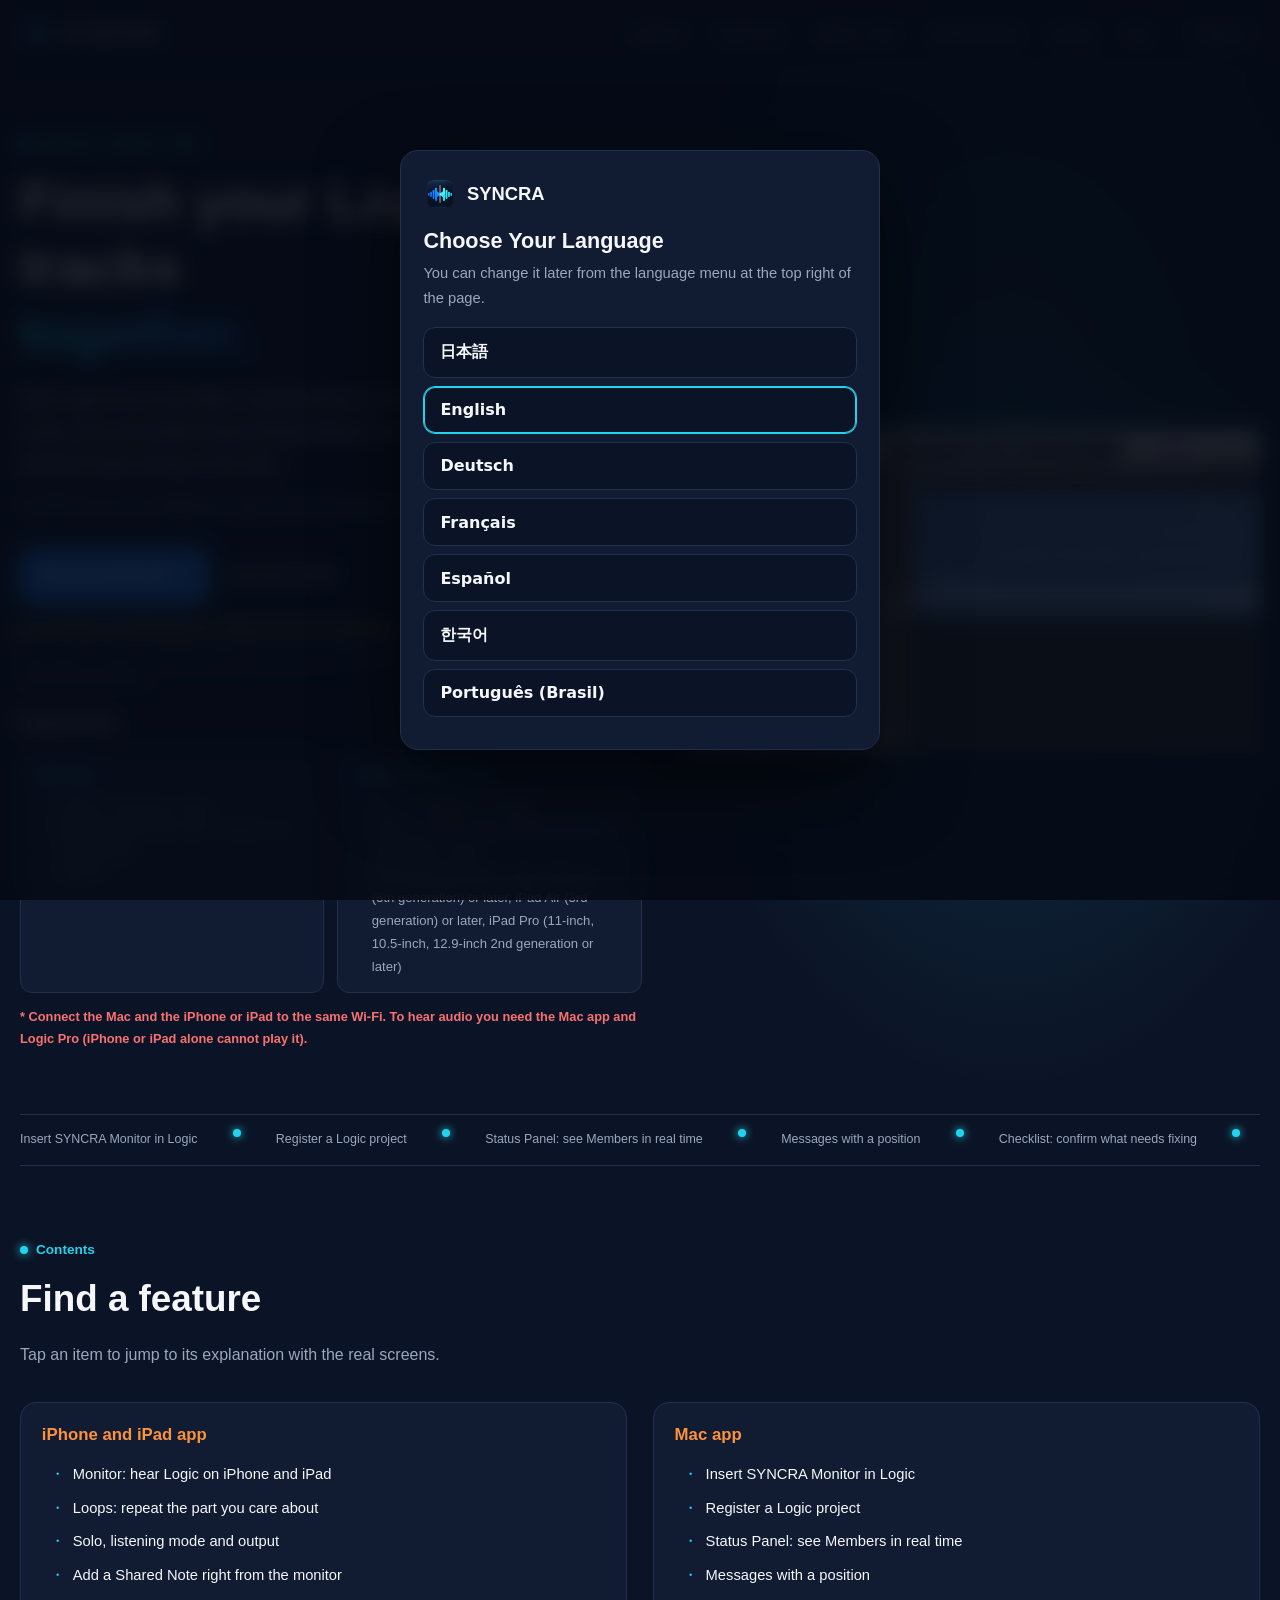
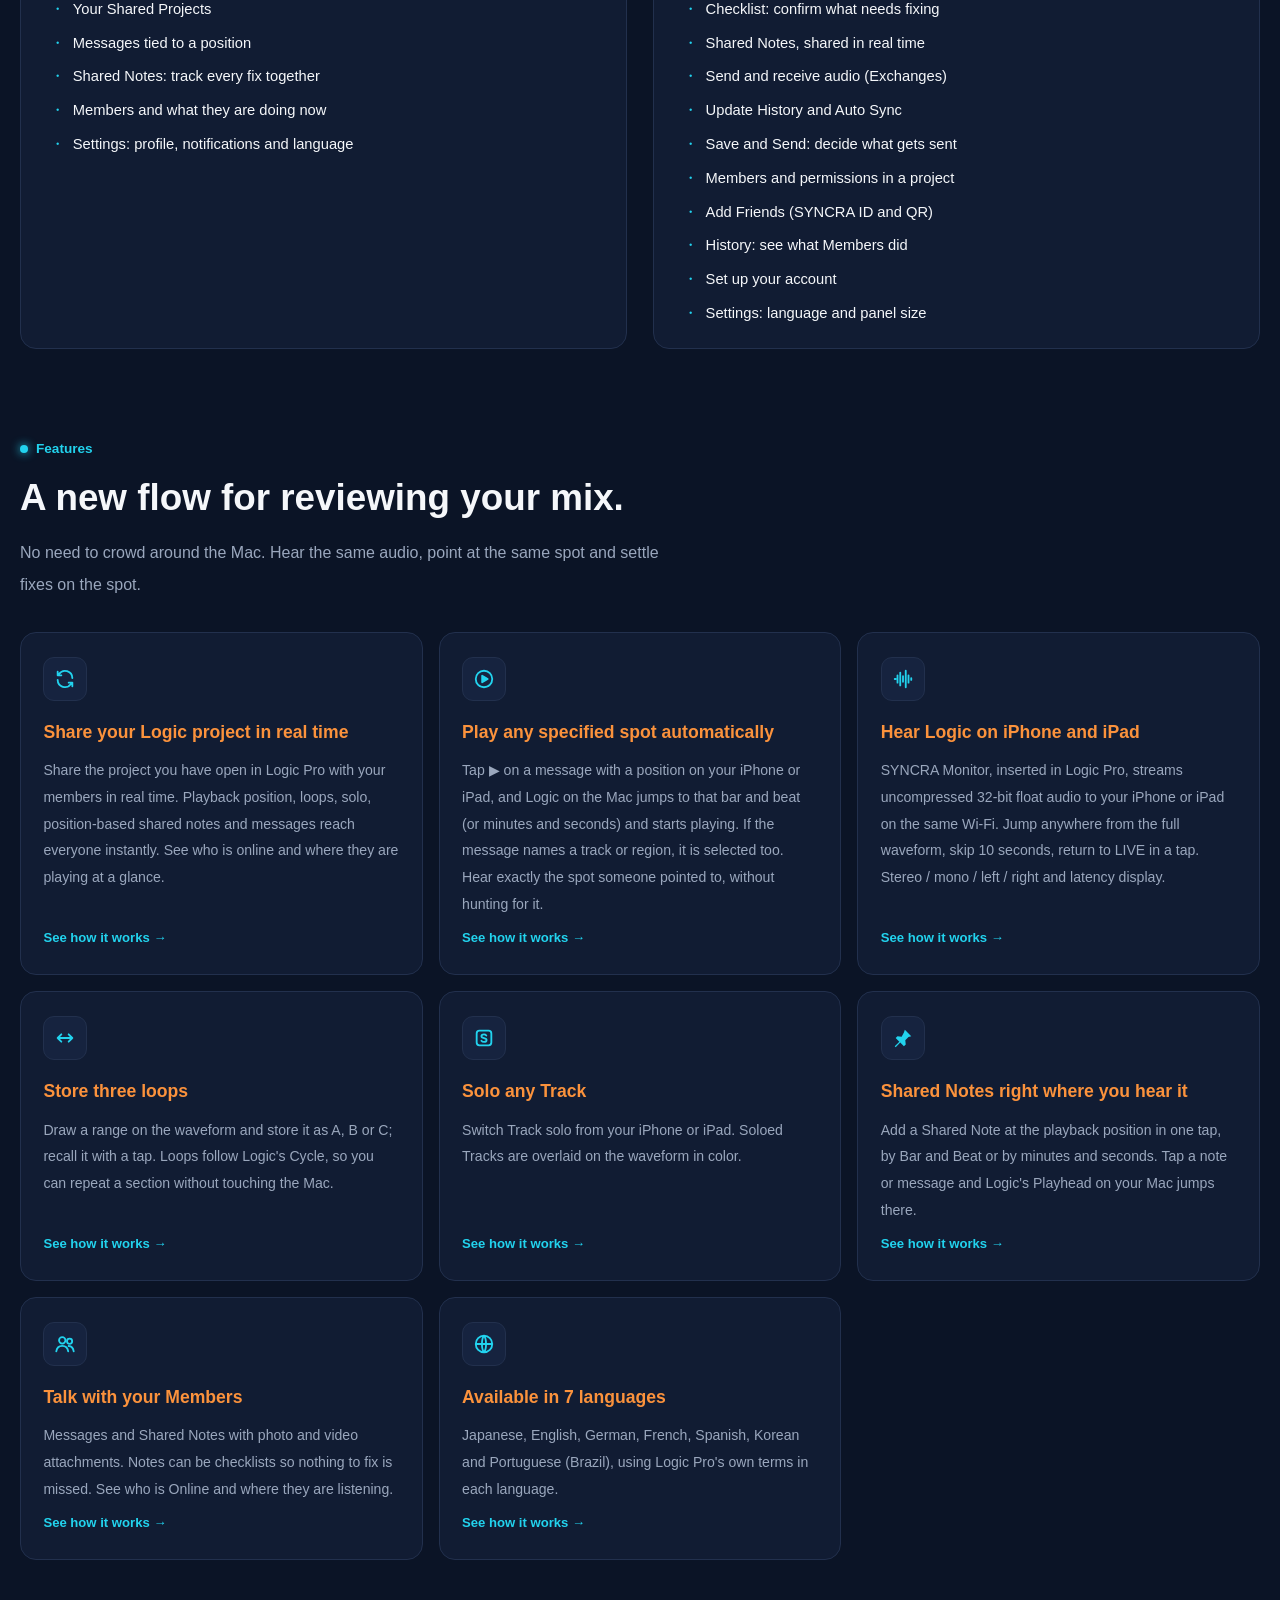
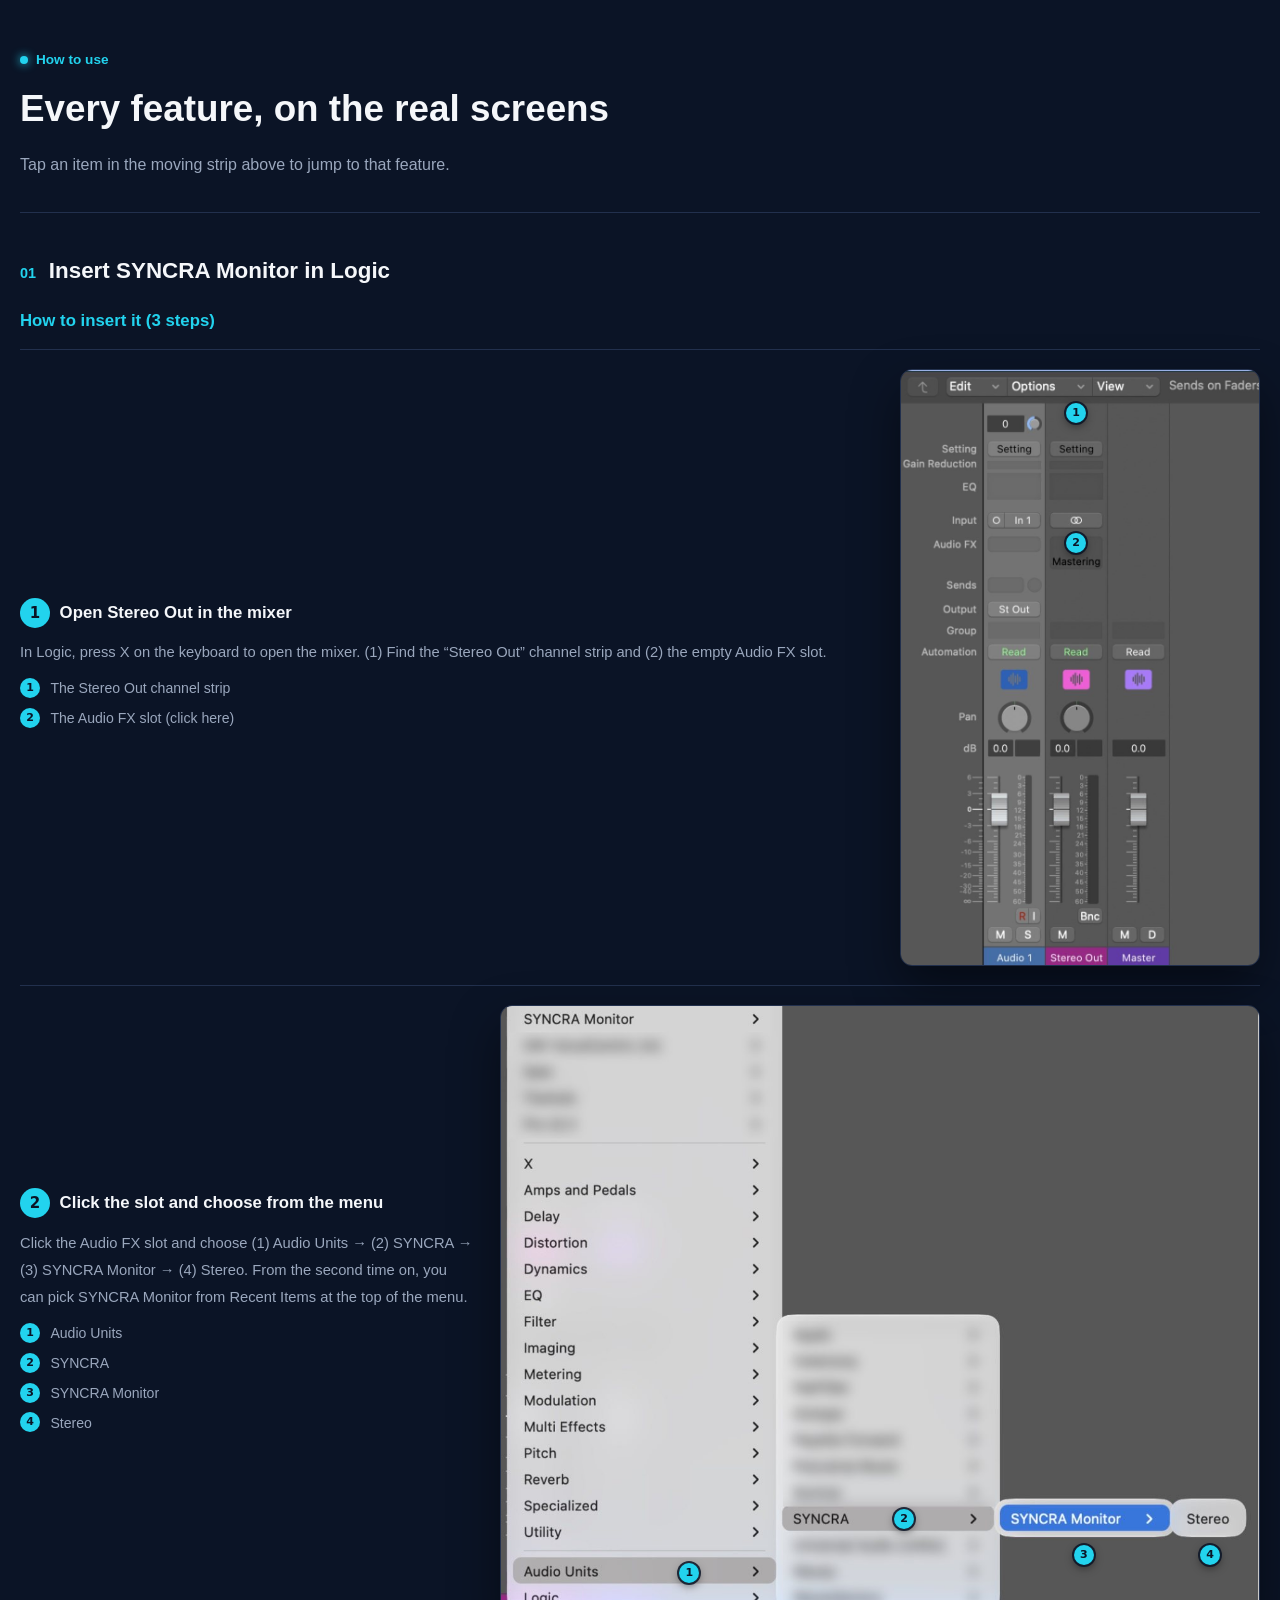
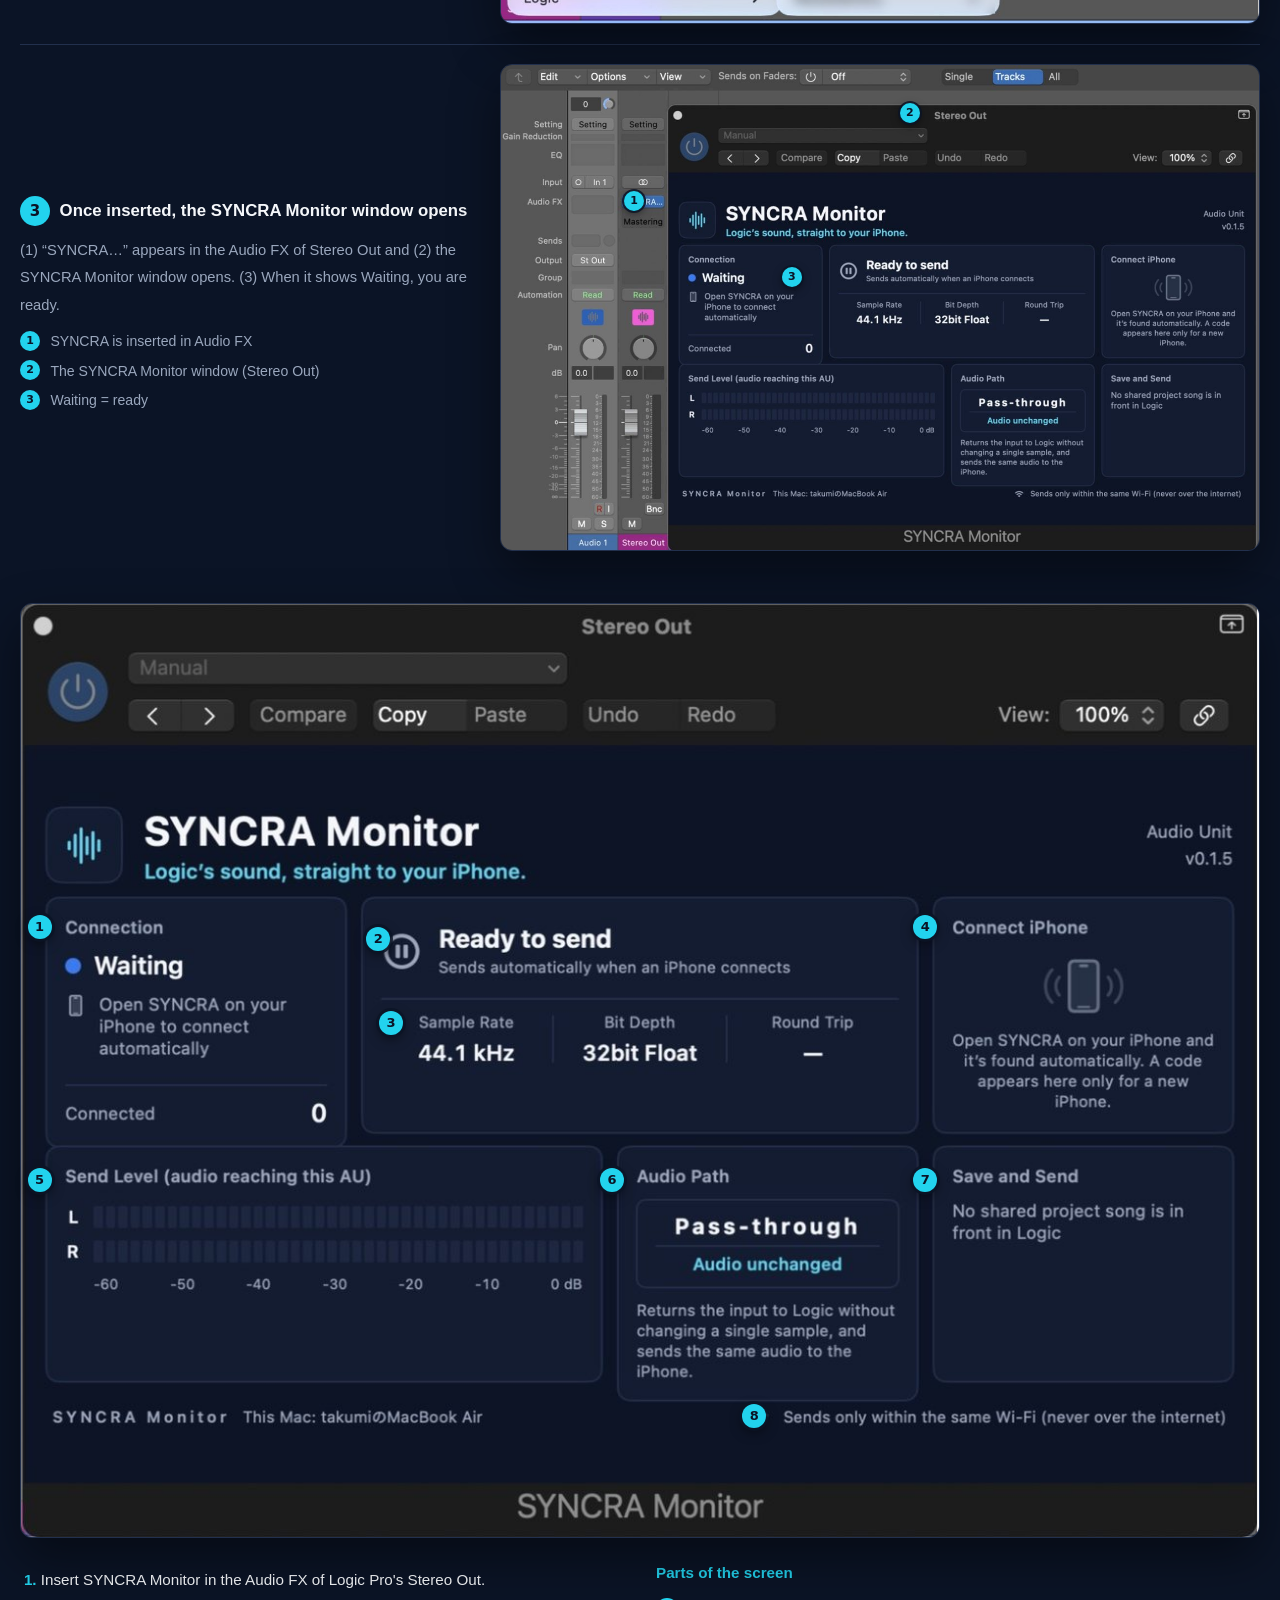
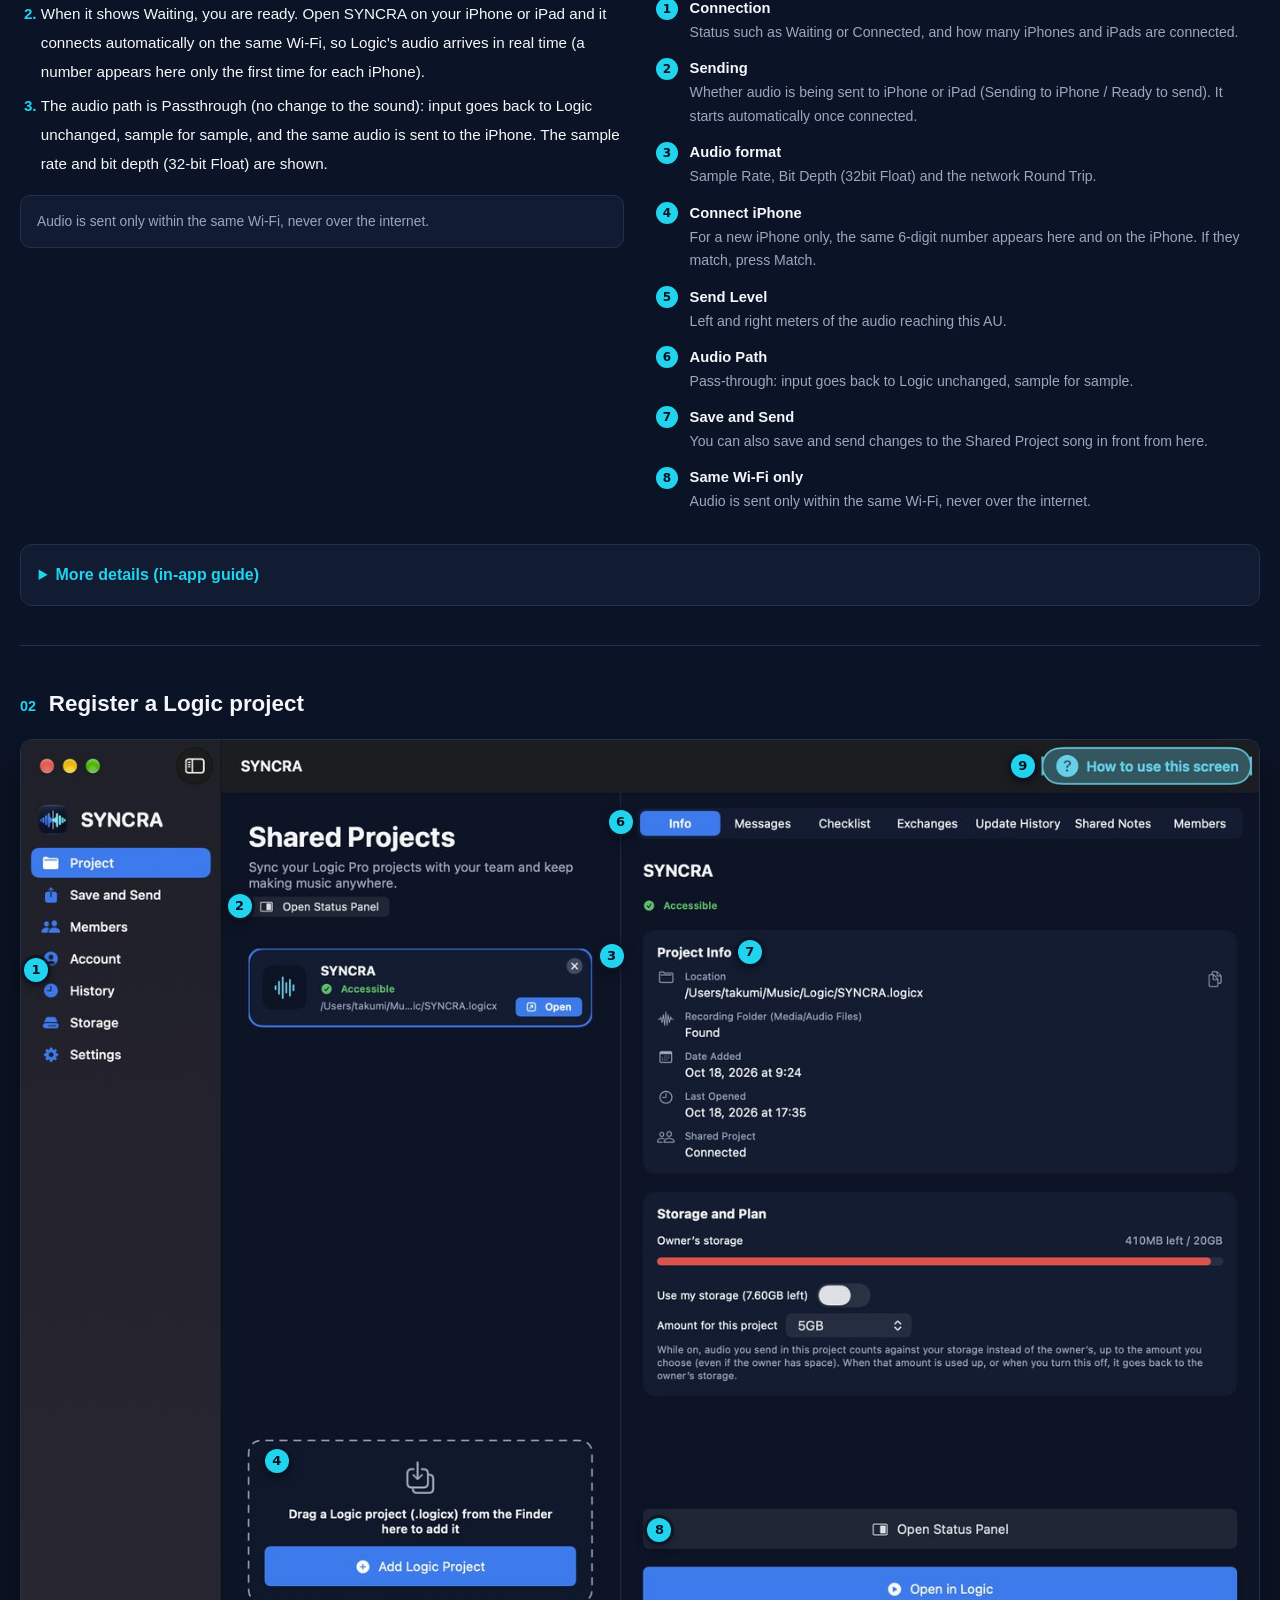
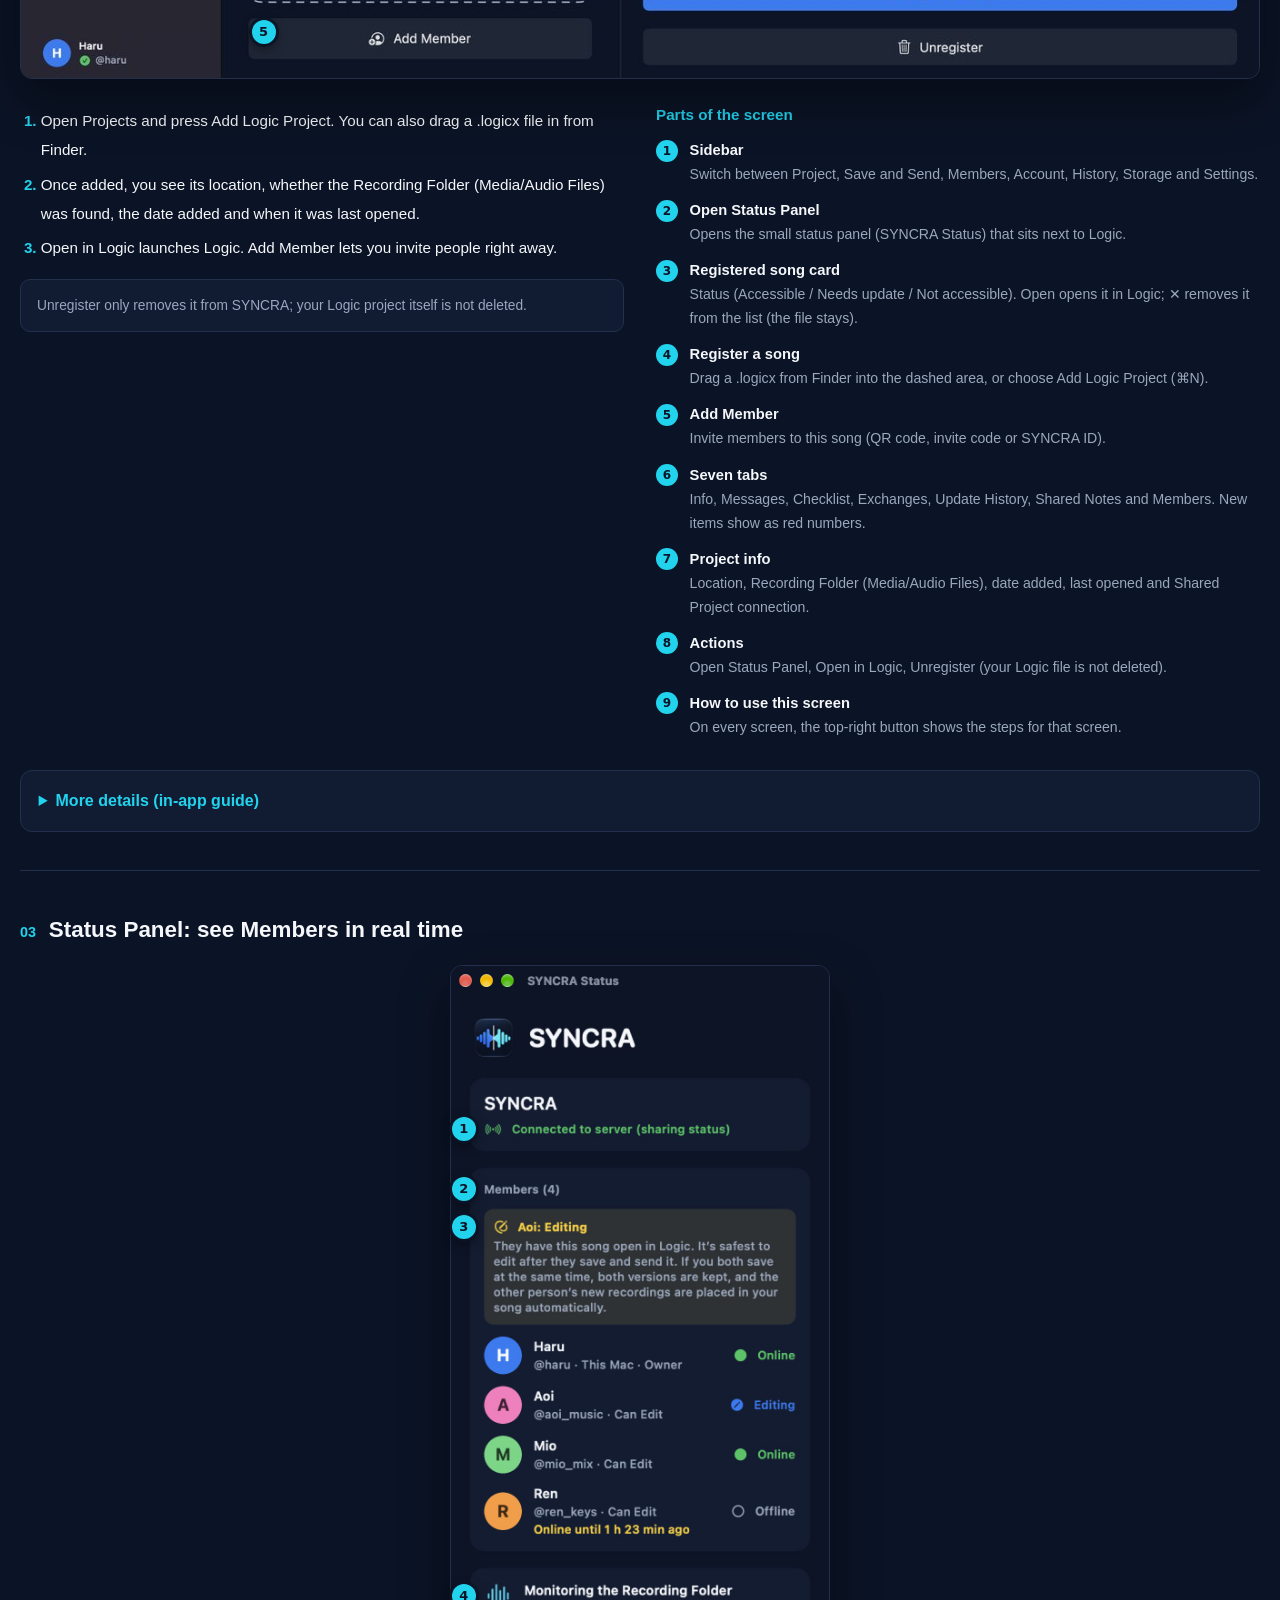
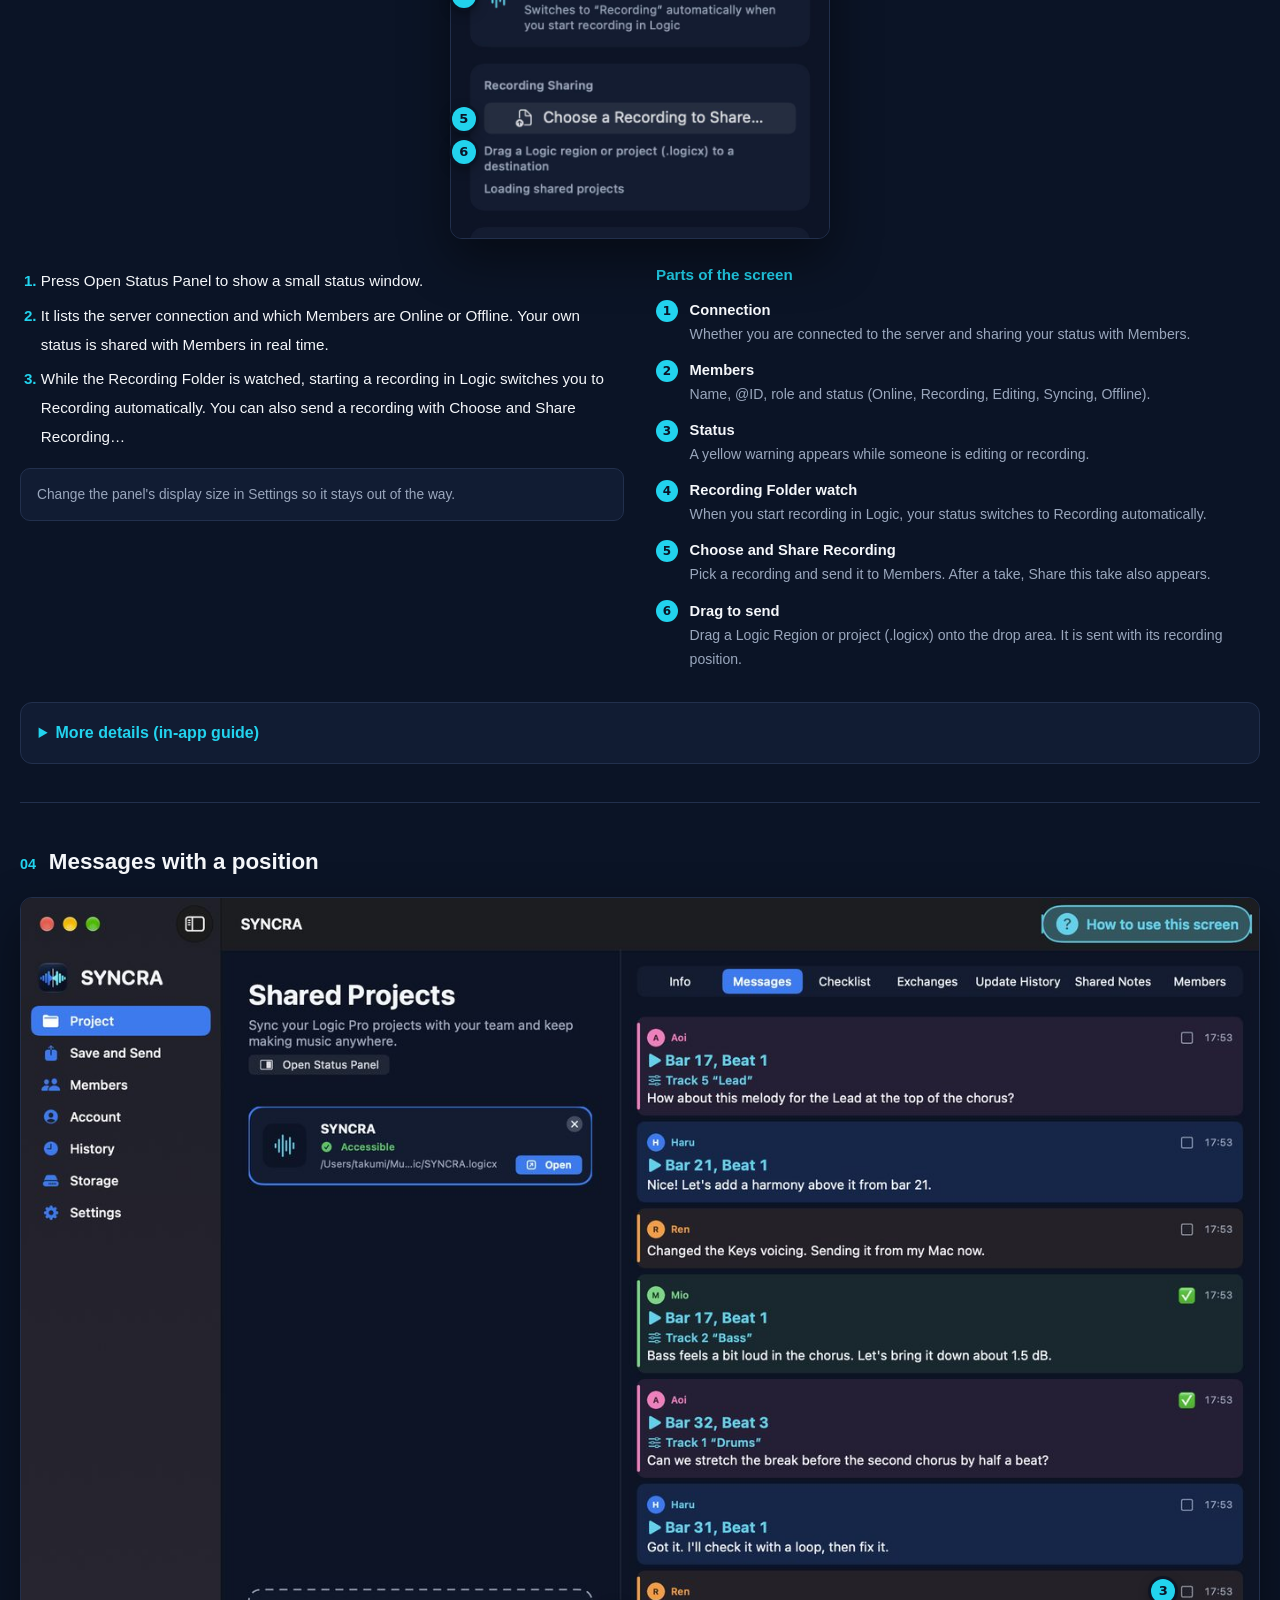
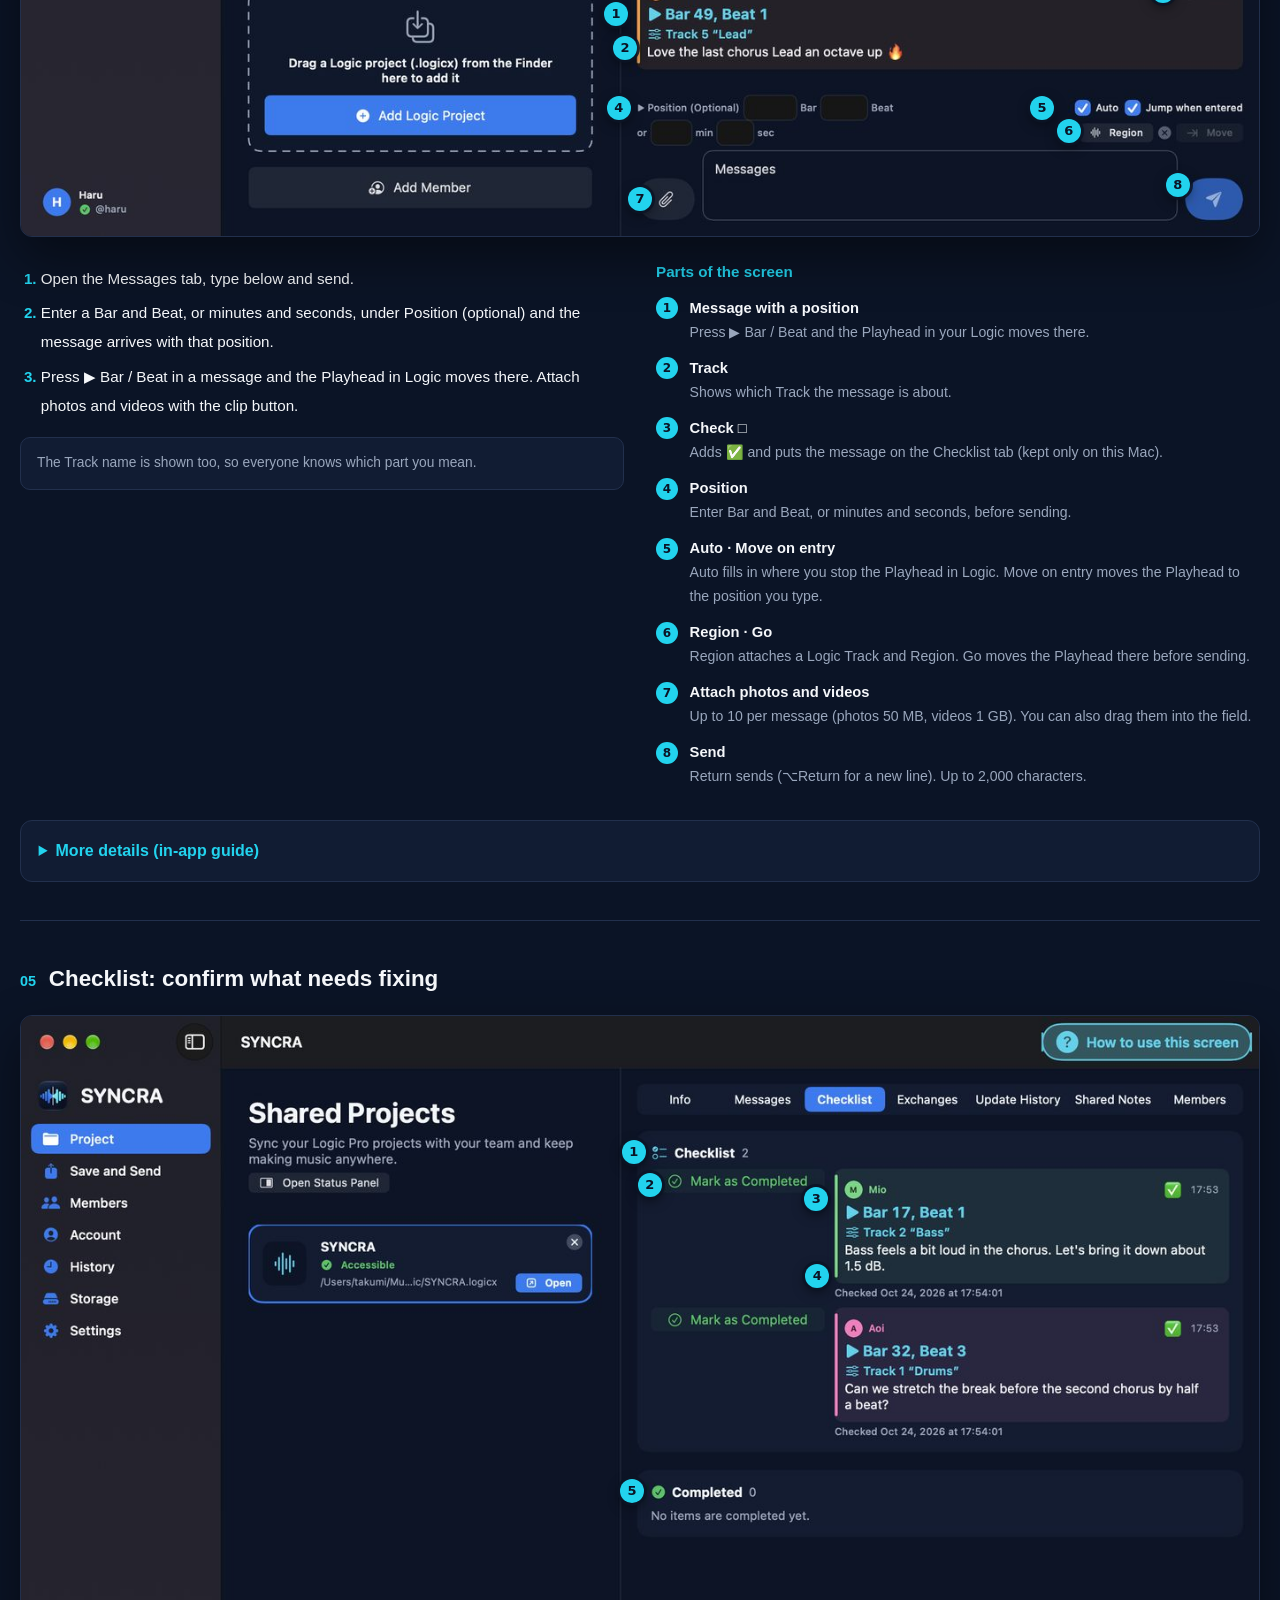
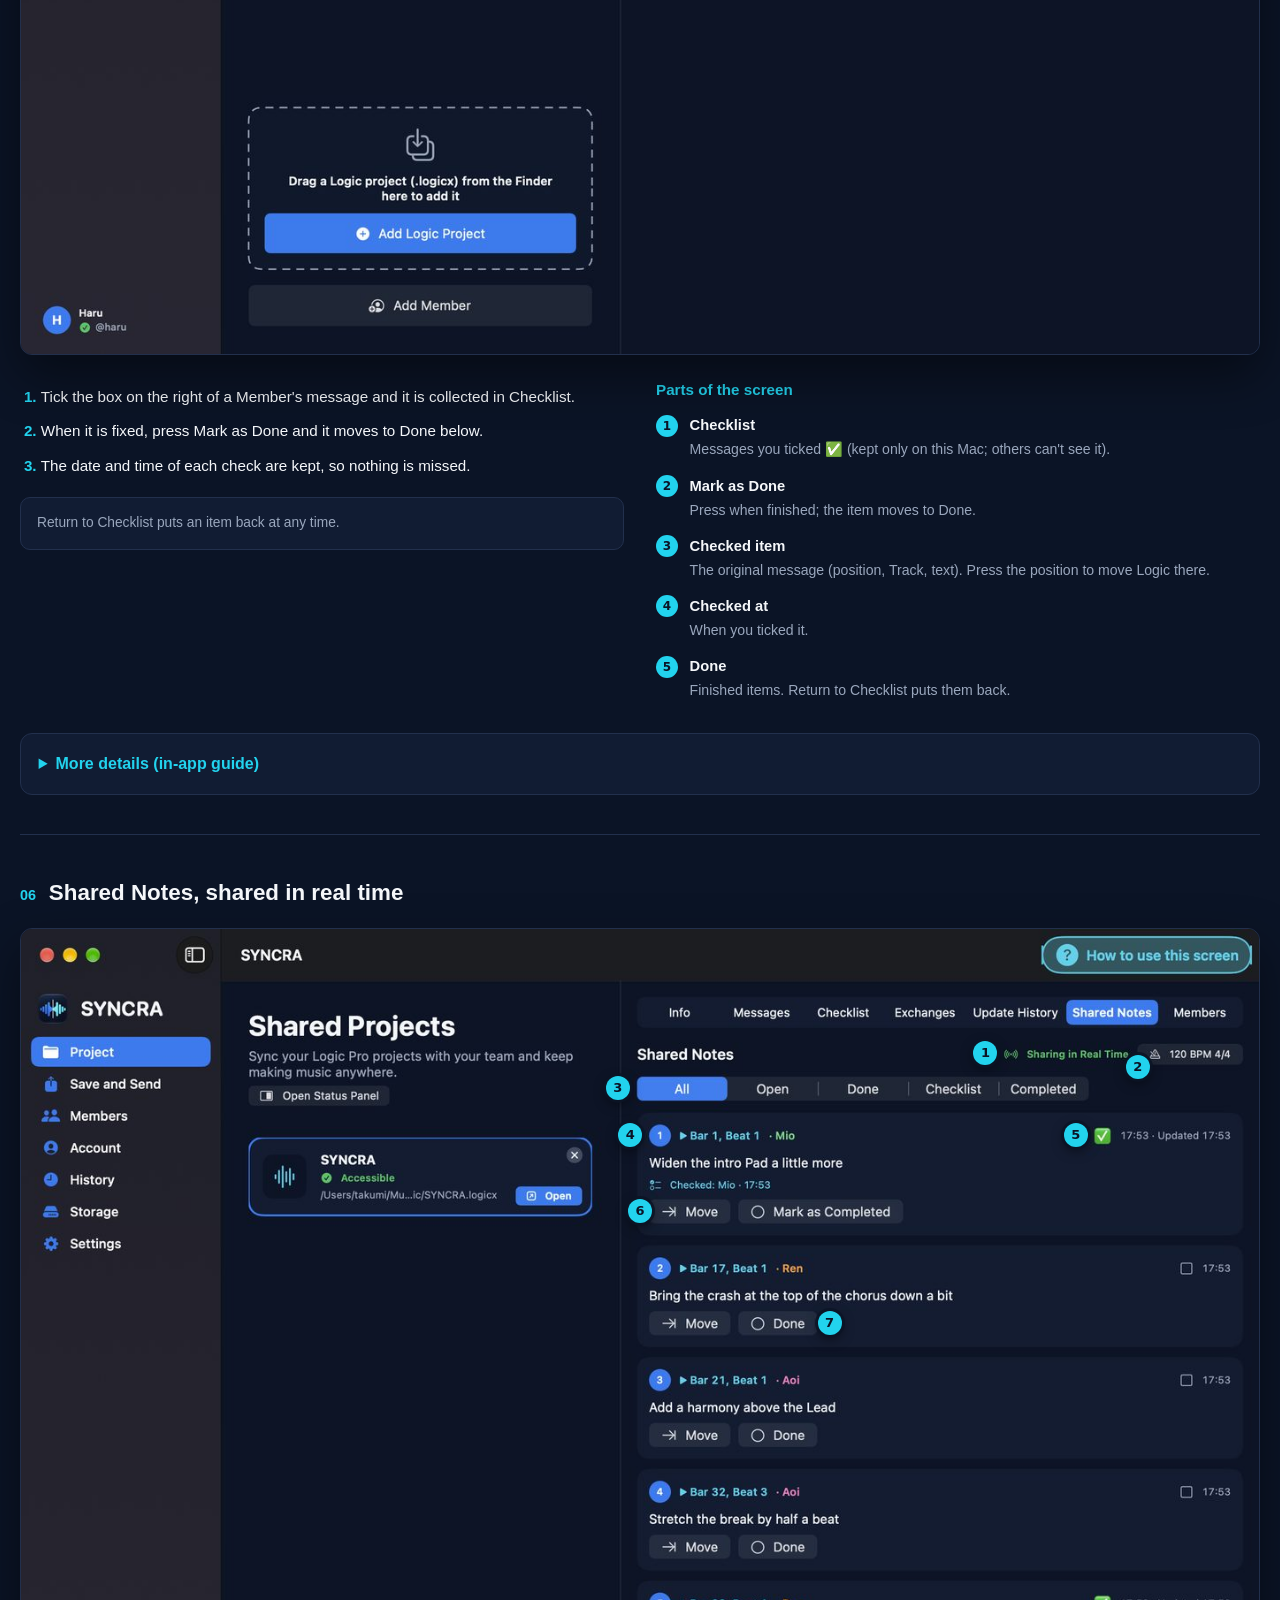
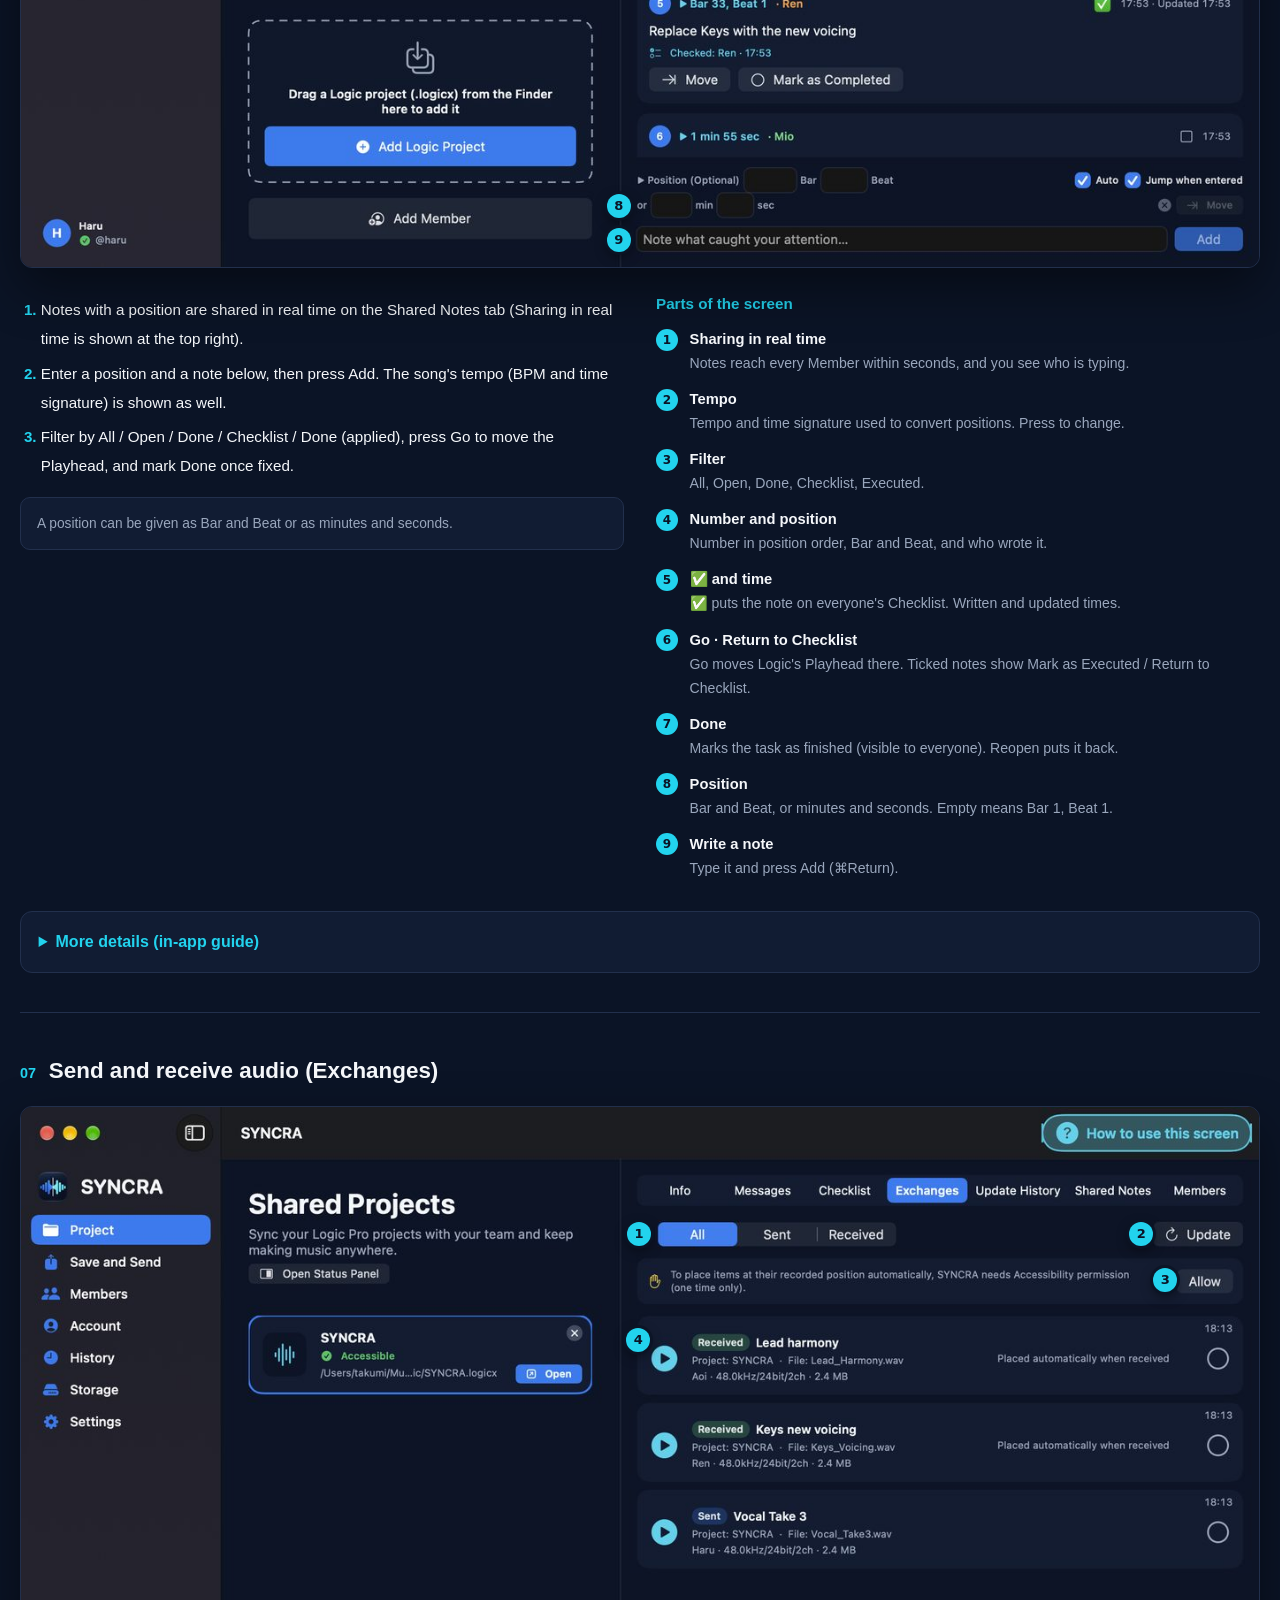
<file: en/index.html>
<!doctype html><html lang="en"><head><meta charset="utf-8"><meta name="viewport" content="width=device-width,initial-scale=1"><title>SYNCRA</title><link rel="stylesheet" href="../style.css?v=20261025a"></head><body><main class="home"><link rel="alternate" hreflang="ja" href="https://tak0923.github.io/syncra-site/index.html"><link rel="alternate" hreflang="en" href="https://tak0923.github.io/syncra-site/en/index.html"><link rel="alternate" hreflang="de" href="https://tak0923.github.io/syncra-site/de/index.html"><link rel="alternate" hreflang="fr" href="https://tak0923.github.io/syncra-site/fr/index.html"><link rel="alternate" hreflang="es" href="https://tak0923.github.io/syncra-site/es/index.html"><link rel="alternate" hreflang="ko" href="https://tak0923.github.io/syncra-site/ko/index.html"><link rel="alternate" hreflang="pt-BR" href="https://tak0923.github.io/syncra-site/pt-BR/index.html"><script>document.documentElement.classList.add('js');addEventListener('DOMContentLoaded',function(){var e=document.querySelectorAll('.rv');if(!('IntersectionObserver'in window)){e.forEach(function(x){x.classList.add('in')});return}var o=new IntersectionObserver(function(es){es.forEach(function(x){if(x.isIntersecting){x.target.classList.add('in');o.unobserve(x.target)}})},{threshold:.1});e.forEach(function(x){o.observe(x)});var s=document.querySelector('.shots');if(s&&!matchMedia('(prefers-reduced-motion: reduce)').matches){var im=[].slice.call(s.querySelectorAll('img')),cur=0,last=-1;function pick(){var n;do{n=Math.floor(Math.random()*im.length)}while(im.length>1&&(n===cur||n===last));return n}setInterval(function(){var n=pick();im[cur].classList.remove('on');im[n].classList.add('on');last=cur;cur=n},5000)}document.querySelectorAll('.annw').forEach(function(w){if(w.scrollWidth<=w.clientWidth)return;var p=w.querySelectorAll('.pin'),t=0;p.forEach(function(x){t+=parseFloat(x.style.left)});if(!p.length)return;var c=t/p.length/100*w.scrollWidth;w.scrollLeft=Math.max(0,c-w.clientWidth/2)})});</script><header class="hdr"><a class="logo" href="#top"><img src="../img/icon.png" alt="" width="34" height="34">SYNCRA</a>
<nav><a href="#features" class=hm>Features</a><a href="#usage">How to use</a><a href="#mobile" class=hm>iPhone · iPad</a><a href="#how">Getting started</a><a href="#pricing" class=hm>Pricing</a><a href="#faq">FAQ</a><details class="lang"><summary>English ▾</summary><ul><li><a href="../index.html" class="" hreflang="ja">日本語</a></li><li><a href="../en/index.html" class="on" hreflang="en">English</a></li><li><a href="../de/index.html" class="" hreflang="de">Deutsch</a></li><li><a href="../fr/index.html" class="" hreflang="fr">Français</a></li><li><a href="../es/index.html" class="" hreflang="es">Español</a></li><li><a href="../ko/index.html" class="" hreflang="ko">한국어</a></li><li><a href="../pt-BR/index.html" class="" hreflang="pt-BR">Português (BR)</a></li></ul></details></nav></header>
<section class="hero" id="top"><div class="rv in"><p class="kicker">Logic Pro × iPhone · iPad</p><h1>Finish your Logic tracks<br><span class="hl">together.</span></h1>
<p class="lead">Hear Logic Pro on your Mac in real time from an iPhone or iPad on the same Wi-Fi. Loops, solo and position-based Shared Notes are shared in real time, so review and fixes keep moving on the spot.</p><p class="note2">SYNCRA is a music collaboration app that connects Logic Pro on your Mac with iPhone and iPad.</p><div class="ctas"><a class="b1" href="../download/SYNCRA-0.1.8-10.zip">Download for Mac <span>↓</span></a><a class="b2" href="#how">See how it works</a></div><p class="dot">The iPhone and iPad app is coming soon to the App Store</p><p class="hash">Mac version 0.1.8 (10) · notarized by Apple · auto-updates / SHA-256 757c37cf8b6f317781e526c8236876216cd21c77a262f0041489aea85270f01d</p><div class="req" id="req"><p class="rqh">Requirements</p><div class="rq"><h4>Mac app</h4><ul><li>macOS 14 Sonoma or later</li><li>Mac with Apple silicon (M1 or later) or an Intel processor</li><li>Logic Pro</li></ul></div><div class="rq"><h4>iPhone and iPad app</h4><ul><li>iOS 17 / iPadOS 17 or later</li><li>iPhone XS, XR or later; iPhone SE (2nd generation) or later</li><li>iPad (6th generation) or later, iPad mini (5th generation) or later, iPad Air (3rd generation) or later, iPad Pro (11-inch, 10.5-inch, 12.9-inch 2nd generation or later)</li></ul></div><p class="rqn">* Connect the Mac and the iPhone or iPad to the same Wi-Fi. To hear audio you need the Mac app and Logic Pro (iPhone or iPad alone cannot play it).</p></div></div>
<div class="shots rv in"><img src="../img/m_logic_en.jpg" width="1400" height="796" alt="" class="on"><img src="../img/m_monitor_en.jpg" width="1263" height="952" alt="" class="" loading=lazy><img src="../img/m_messages_en.jpg" width="1400" height="1061" alt="" class="" loading=lazy><img src="../img/m_notes_en.jpg" width="1400" height="1061" alt="" class="" loading=lazy><img src="../img/m_members_en.jpg" width="1400" height="1061" alt="" class="" loading=lazy><img src="../img/m_history_en.jpg" width="1400" height="1061" alt="" class="" loading=lazy><img src="../img/m_info_en.jpg" width="1400" height="1061" alt="" class="" loading=lazy></div></section>
<div class="strip"><div class="t"><a href="#u1">Insert SYNCRA Monitor in Logic</a><i></i><a href="#u2">Register a Logic project</a><i></i><a href="#u3">Status Panel: see Members in real time</a><i></i><a href="#u4">Messages with a position</a><i></i><a href="#u5">Checklist: confirm what needs fixing</a><i></i><a href="#u6">Shared Notes, shared in real time</a><i></i><a href="#u7">Send and receive audio (Exchanges)</a><i></i><a href="#u8">Update History and Auto Sync</a><i></i><a href="#u9">Save and Send: decide what gets sent</a><i></i><a href="#u10">Members and permissions in a project</a><i></i><a href="#u11">Add Friends (SYNCRA ID and QR)</a><i></i><a href="#u12">History: see what Members did</a><i></i><a href="#u13">Set up your account</a><i></i><a href="#u14">Settings: language and panel size</a><i></i><a href="#u1">Insert SYNCRA Monitor in Logic</a><i></i><a href="#u2">Register a Logic project</a><i></i><a href="#u3">Status Panel: see Members in real time</a><i></i><a href="#u4">Messages with a position</a><i></i><a href="#u5">Checklist: confirm what needs fixing</a><i></i><a href="#u6">Shared Notes, shared in real time</a><i></i><a href="#u7">Send and receive audio (Exchanges)</a><i></i><a href="#u8">Update History and Auto Sync</a><i></i><a href="#u9">Save and Send: decide what gets sent</a><i></i><a href="#u10">Members and permissions in a project</a><i></i><a href="#u11">Add Friends (SYNCRA ID and QR)</a><i></i><a href="#u12">History: see what Members did</a><i></i><a href="#u13">Set up your account</a><i></i><a href="#u14">Settings: language and panel size</a><i></i></div></div>
<section class="sec ftoc" id="toc"><p class="kicker rv">Contents</p><h2 class="rv">Find a feature</h2><p class="desc rv">Tap an item to jump to its explanation with the real screens.</p><div class="cols"><div class="col rv"><h3>iPhone and iPad app</h3><ul><li><a class="ft" href="#i1"><span>Monitor: hear Logic on iPhone and iPad</span></a></li><li><a class="ft" href="#i2"><span>Loops: repeat the part you care about</span></a></li><li><a class="ft" href="#i3"><span>Solo, listening mode and output</span></a></li><li><a class="ft" href="#i4"><span>Add a Shared Note right from the monitor</span></a></li><li><a class="ft" href="#i5"><span>Your Shared Projects</span></a></li><li><a class="ft" href="#i6"><span>Messages tied to a position</span></a></li><li><a class="ft" href="#i7"><span>Shared Notes: track every fix together</span></a></li><li><a class="ft" href="#i8"><span>Members and what they are doing now</span></a></li><li><a class="ft" href="#i9"><span>Settings: profile, notifications and language</span></a></li></ul></div><div class="col rv"><h3>Mac app</h3><ul><li><a class="ft" href="#u1"><span>Insert SYNCRA Monitor in Logic</span></a></li><li><a class="ft" href="#u2"><span>Register a Logic project</span></a></li><li><a class="ft" href="#u3"><span>Status Panel: see Members in real time</span></a></li><li><a class="ft" href="#u4"><span>Messages with a position</span></a></li><li><a class="ft" href="#u5"><span>Checklist: confirm what needs fixing</span></a></li><li><a class="ft" href="#u6"><span>Shared Notes, shared in real time</span></a></li><li><a class="ft" href="#u7"><span>Send and receive audio (Exchanges)</span></a></li><li><a class="ft" href="#u8"><span>Update History and Auto Sync</span></a></li><li><a class="ft" href="#u9"><span>Save and Send: decide what gets sent</span></a></li><li><a class="ft" href="#u10"><span>Members and permissions in a project</span></a></li><li><a class="ft" href="#u11"><span>Add Friends (SYNCRA ID and QR)</span></a></li><li><a class="ft" href="#u12"><span>History: see what Members did</span></a></li><li><a class="ft" href="#u13"><span>Set up your account</span></a></li><li><a class="ft" href="#u14"><span>Settings: language and panel size</span></a></li></ul></div></div></section><section class="sec" id="features"><p class="kicker rv">Features</p><h2 class="rv">A new flow for reviewing your mix.</h2><p class="desc rv">No need to crowd around the Mac. Hear the same audio, point at the same spot and settle fixes on the spot.</p><div class="cards"><a class="fc rv" href="#u8"><div class="ic"><svg viewBox="0 0 24 24" fill="none" stroke="currentColor" stroke-width="2" stroke-linecap="round" stroke-linejoin="round"><path d="M20 11a8 8 0 0 0-14.5-4.5L4 8M4 4v4h4M4 13a8 8 0 0 0 14.5 4.5L20 16M20 20v-4h-4"/></svg></div><h3>Share your Logic project in real time</h3><p>Share the project you have open in Logic Pro with your members in real time. Playback position, loops, solo, position-based shared notes and messages reach everyone instantly. See who is online and where they are playing at a glance.</p><span class="go">See how it works →</span></a><a class="fc rv" href="#i6"><div class="ic"><svg viewBox="0 0 24 24" fill="none" stroke="currentColor" stroke-width="2" stroke-linejoin="round"><circle cx="12" cy="12" r="9"/><path d="M10 8.5v7l6-3.5z" fill="currentColor"/></svg></div><h3>Play any specified spot automatically</h3><p>Tap ▶ on a message with a position on your iPhone or iPad, and Logic on the Mac jumps to that bar and beat (or minutes and seconds) and starts playing. If the message names a track or region, it is selected too. Hear exactly the spot someone pointed to, without hunting for it.</p><span class="go">See how it works →</span></a><a class="fc rv" href="#i1"><div class="ic"><svg viewBox="0 0 24 24" fill="none" stroke="currentColor" stroke-width="2" stroke-linecap="round"><path d="M3 12h1M6 8v8M9 5v14M12 9v6M15 3v18M18 8v8M21 11v2"/></svg></div><h3>Hear Logic on iPhone and iPad</h3><p>SYNCRA Monitor, inserted in Logic Pro, streams uncompressed 32-bit float audio to your iPhone or iPad on the same Wi-Fi. Jump anywhere from the full waveform, skip 10 seconds, return to LIVE in a tap. Stereo / mono / left / right and latency display.</p><span class="go">See how it works →</span></a><a class="fc rv" href="#i2"><div class="ic"><svg viewBox="0 0 24 24" fill="none" stroke="currentColor" stroke-width="2" stroke-linecap="round" stroke-linejoin="round"><path d="M4 12h16M8 8l-4 4 4 4M16 8l4 4-4 4"/></svg></div><h3>Store three loops</h3><p>Draw a range on the waveform and store it as A, B or C; recall it with a tap. Loops follow Logic's Cycle, so you can repeat a section without touching the Mac.</p><span class="go">See how it works →</span></a><a class="fc rv" href="#i3"><div class="ic"><svg viewBox="0 0 24 24" fill="none" stroke="currentColor" stroke-width="2"><rect x="4" y="4" width="16" height="16" rx="3"/><path d="M14.5 9.2c-.6-.8-1.5-1.2-2.5-1.2-1.7 0-2.8.9-2.8 2.1 0 2.8 5.6 1.4 5.6 4.1 0 1.3-1.2 2.1-2.8 2.1-1.2 0-2.2-.5-2.8-1.4" stroke-linecap="round"/></svg></div><h3>Solo any Track</h3><p>Switch Track solo from your iPhone or iPad. Soloed Tracks are overlaid on the waveform in color.</p><span class="go">See how it works →</span></a><a class="fc rv" href="#i4"><div class="ic"><svg viewBox="0 0 24 24" fill="currentColor"><path d="M14 3l7 7-3 1-3.5 3.5.5 4.5-2 2-4-4-5 5-1-1 5-5-4-4 2-2 4.5.5L13 6z"/></svg></div><h3>Shared Notes right where you hear it</h3><p>Add a Shared Note at the playback position in one tap, by Bar and Beat or by minutes and seconds. Tap a note or message and Logic's Playhead on your Mac jumps there.</p><span class="go">See how it works →</span></a><a class="fc rv" href="#u4"><div class="ic"><svg viewBox="0 0 24 24" fill="none" stroke="currentColor" stroke-width="2" stroke-linecap="round"><circle cx="9" cy="8" r="3.5"/><path d="M2.5 20c.5-3.5 3-6 6.5-6s6 2.5 6.5 6"/><circle cx="17" cy="9" r="2.8"/><path d="M16 14.2c3 .2 5 2.4 5.5 5.8"/></svg></div><h3>Talk with your Members</h3><p>Messages and Shared Notes with photo and video attachments. Notes can be checklists so nothing to fix is missed. See who is Online and where they are listening.</p><span class="go">See how it works →</span></a><a class="fc rv" href="#u14"><div class="ic"><svg viewBox="0 0 24 24" fill="none" stroke="currentColor" stroke-width="2"><circle cx="12" cy="12" r="9"/><path d="M3 12h18M12 3c3 3.5 3 14.5 0 18M12 3c-3 3.5-3 14.5 0 18"/></svg></div><h3>Available in 7 languages</h3><p>Japanese, English, German, French, Spanish, Korean and Portuguese (Brazil), using Logic Pro's own terms in each language.</p><span class="go">See how it works →</span></a></div></section>
<section class="sec" id="usage"><p class="kicker rv">How to use</p><h2 class="rv">Every feature, on the real screens</h2><p class="desc rv">Tap an item in the moving strip above to jump to that feature.</p><article class="use rv" id="u1"><div class="uh"><span class="un">01</span><h3>Insert SYNCRA Monitor in Logic</h3></div><div class="ins"><h4>How to insert it (3 steps)</h4><div class="is tall"><div class="it"><span class="sn">1</span><h5>Open Stereo Out in the mixer</h5><p>In Logic, press X on the keyboard to open the mixer. (1) Find the “Stereo Out” channel strip and (2) the empty Audio FX slot.</p><ol class="pl"><li>The Stereo Out channel strip</li><li>The Audio FX slot (click here)</li></ol></div><figure class="ann"><img src="../img/ins1_en.jpg" width="771" height="1282" alt="" loading="lazy"><span class="pin" style="left:48.90%;top:7.33%">1</span><span class="pin" style="left:48.90%;top:29.10%">2</span></figure></div><div class="is"><div class="it"><span class="sn">2</span><h5>Click the slot and choose from the menu</h5><p>Click the Audio FX slot and choose (1) Audio Units → (2) SYNCRA → (3) SYNCRA Monitor → (4) Stereo. From the second time on, you can pick SYNCRA Monitor from Recent Items at the top of the menu.</p><ol class="pl"><li>Audio Units</li><li>SYNCRA</li><li>SYNCRA Monitor</li><li>Stereo</li></ol></div><figure class="ann"><img src="../img/ins2_en.jpg" width="1204" height="980" alt="" loading="lazy"><span class="pin" style="left:24.92%;top:91.63%">1</span><span class="pin" style="left:53.16%;top:83.06%">2</span><span class="pin" style="left:76.83%;top:88.78%">3</span><span class="pin" style="left:93.44%;top:88.78%">4</span></figure></div><div class="is"><div class="it"><span class="sn">3</span><h5>Once inserted, the SYNCRA Monitor window opens</h5><p>(1) “SYNCRA…” appears in the Audio FX of Stereo Out and (2) the SYNCRA Monitor window opens. (3) When it shows Waiting, you are ready.</p><ol class="pl"><li>SYNCRA is inserted in Audio FX</li><li>The SYNCRA Monitor window (Stereo Out)</li><li>Waiting = ready</li></ol></div><figure class="ann"><img src="../img/ins3_en.jpg" width="1372" height="879" alt="" loading="lazy"><span class="pin" style="left:17.64%;top:28.10%">1</span><span class="pin" style="left:53.94%;top:10.13%">2</span><span class="pin" style="left:38.41%;top:43.69%">3</span></figure></div></div><div class="annw"><figure class="ann"><img src="../img/m_monitor_en.jpg" width="1263" height="952" alt="" loading="lazy"><span class="pin" style="left:1.58%;top:34.66%">1</span><span class="pin" style="left:28.90%;top:36.03%">2</span><span class="pin" style="left:29.93%;top:44.96%">3</span><span class="pin" style="left:73.00%;top:34.66%">4</span><span class="pin" style="left:1.58%;top:61.76%">5</span><span class="pin" style="left:47.74%;top:61.76%">6</span><span class="pin" style="left:73.00%;top:61.76%">7</span><span class="pin" style="left:59.22%;top:86.97%">8</span></figure></div><div class="ucols"><div><ol class="steps"><li>Insert SYNCRA Monitor in the Audio FX of Logic Pro's Stereo Out.</li><li>When it shows Waiting, you are ready. Open SYNCRA on your iPhone or iPad and it connects automatically on the same Wi-Fi, so Logic's audio arrives in real time (a number appears here only the first time for each iPhone).</li><li>The audio path is Passthrough (no change to the sound): input goes back to Logic unchanged, sample for sample, and the same audio is sent to the iPhone. The sample rate and bit depth (32-bit Float) are shown.</li></ol><p class="tip">Audio is sent only within the same Wi-Fi, never over the internet.</p></div><div class="legend"><h4>Parts of the screen</h4><ol><li><b>Connection</b>Status such as Waiting or Connected, and how many iPhones and iPads are connected.</li><li><b>Sending</b>Whether audio is being sent to iPhone or iPad (Sending to iPhone / Ready to send). It starts automatically once connected.</li><li><b>Audio format</b>Sample Rate, Bit Depth (32bit Float) and the network Round Trip.</li><li><b>Connect iPhone</b>For a new iPhone only, the same 6-digit number appears here and on the iPhone. If they match, press Match.</li><li><b>Send Level</b>Left and right meters of the audio reaching this AU.</li><li><b>Audio Path</b>Pass-through: input goes back to Logic unchanged, sample for sample.</li><li><b>Save and Send</b>You can also save and send changes to the Shared Project song in front from here.</li><li><b>Same Wi-Fi only</b>Audio is sent only within the same Wi-Fi, never over the internet.</li></ol></div></div><details class="more"><summary>More details (in-app guide)</summary><div><h5>Prepare your Mac</h5><ol><li>Keep SYNCRA running.</li><li>Insert the “SYNCRA Monitor” plug-in on Logic’s Stereo Out channel strip (from the Audio FX slot, choose “SYNCRA” under “Audio Units”).</li><li>If macOS asks for “Local Network” permission, allow it (nothing is sent to the internet).</li></ol><p class="note">SYNCRA Monitor does not change the sound at all. It returns the input sound to Logic as is.</p><h5>Connect on your iPhone</h5><ol><li>In SYNCRA on your iPhone, open the “Monitor” tab. It automatically finds a Mac on the same Wi-Fi and connects.</li><li>Only for the first connection to a Mac, the same 6-digit number appears on your iPhone and on the SYNCRA Monitor screen on your Mac. If they are the same, click “Match” on the Mac screen. If they differ, click “No Match”.</li><li>From the second time on, it connects automatically without a number.</li></ol><h5>What you can check on your Mac screen</h5><ul><li>“Connection”: states such as Waiting or Connected.</li><li>“Ready to send” / “Sending to iPhone”: whether audio is being sent to your iPhone.</li><li>“Connect iPhone”: the connected iPhone and a “Disconnect” button.</li><li>“Send Level”: left and right meters for the audio reaching this AU.</li></ul><p class="caution">Playing, stopping, moving, looping, and exporting the whole-song waveform from your iPhone require that SYNCRA is running on your Mac and that Accessibility is allowed. While the waveform is being exported, Logic is brought to the front and operated. Be careful if you are doing other work on your Mac.</p></div></details></article><article class="use rv" id="u2"><div class="uh"><span class="un">02</span><h3>Register a Logic project</h3></div><div class="annw"><figure class="ann"><img src="../img/m_info_en.jpg" width="1400" height="1061" alt="" loading="lazy"><span class="pin" style="left:1.29%;top:24.51%">1</span><span class="pin" style="left:17.71%;top:17.72%">2</span><span class="pin" style="left:47.71%;top:23.09%">3</span><span class="pin" style="left:20.71%;top:76.81%">4</span><span class="pin" style="left:19.64%;top:95.00%">5</span><span class="pin" style="left:48.43%;top:8.77%">6</span><span class="pin" style="left:58.86%;top:22.62%">7</span><span class="pin" style="left:51.57%;top:84.07%">8</span><span class="pin" style="left:80.86%;top:2.83%">9</span></figure></div><div class="ucols"><div><ol class="steps"><li>Open Projects and press Add Logic Project. You can also drag a .logicx file in from Finder.</li><li>Once added, you see its location, whether the Recording Folder (Media/Audio Files) was found, the date added and when it was last opened.</li><li>Open in Logic launches Logic. Add Member lets you invite people right away.</li></ol><p class="tip">Unregister only removes it from SYNCRA; your Logic project itself is not deleted.</p></div><div class="legend"><h4>Parts of the screen</h4><ol><li><b>Sidebar</b>Switch between Project, Save and Send, Members, Account, History, Storage and Settings.</li><li><b>Open Status Panel</b>Opens the small status panel (SYNCRA Status) that sits next to Logic.</li><li><b>Registered song card</b>Status (Accessible / Needs update / Not accessible). Open opens it in Logic; ✕ removes it from the list (the file stays).</li><li><b>Register a song</b>Drag a .logicx from Finder into the dashed area, or choose Add Logic Project (⌘N).</li><li><b>Add Member</b>Invite members to this song (QR code, invite code or SYNCRA ID).</li><li><b>Seven tabs</b>Info, Messages, Checklist, Exchanges, Update History, Shared Notes and Members. New items show as red numbers.</li><li><b>Project info</b>Location, Recording Folder (Media/Audio Files), date added, last opened and Shared Project connection.</li><li><b>Actions</b>Open Status Panel, Open in Logic, Unregister (your Logic file is not deleted).</li><li><b>How to use this screen</b>On every screen, the top-right button shows the steps for that screen.</li></ol></div></div><details class="more"><summary>More details (in-app guide)</summary><div><h5>How to add one (2 ways)</h5><ol><li>Open “Project” in the list on the left.</li><li>Method A: Drag a .logicx from Finder into the dotted frame on the screen (you can drag several at once).</li><li>Method B: Click “Add Logic Project” (⌘N), choose the file, and click “Add”.</li></ol><p class="note">Only the file’s location is registered. The Logic file itself stays where it is.</p><h5>Reading and using the cards</h5><ul><li>There are 3 states. “Accessible” means no problem. “Needs update” means the location may have changed. “No access” means you need to choose the location again.</li><li>“Open” at the bottom right of a card opens that song in Logic. Any other song currently open in Logic is closed. If there is unsaved work, Logic asks you to confirm.</li><li>The ✕ at the top right of a card removes it from the list on this Mac. The Logic file, the Shared Project on the server, and the members all remain.</li></ul><h5>The 7 tabs on the right</h5><ul><li>“Info”: Check the location, Recording Folder, date added, and so on, and use “Open in Logic” and “Unregister”.</li><li>“Messages”, “Checklist”, “Exchanges”, “Update History”, “Shared Notes”, and “Members”: These are explained on the following pages.</li><li>The “Messages”, “Exchanges”, “Shared Notes”, and “Members” tabs show the number of new items as a red number badge.</li></ul><h5>If it doesn’t work</h5><ul><li>“This project has already been added”: The same song cannot be added twice.</li><li>“Choose a Logic Pro project (.logicx)”: Choose a .logicx, not a folder.</li><li>“No access”: Choose the location again with “Choose Location Again” on the “Info” tab to fix it.</li></ul></div></details></article><article class="use rv tall" id="u3"><div class="uh"><span class="un">03</span><h3>Status Panel: see Members in real time</h3></div><div class="annw"><figure class="ann"><img src="../img/m_panel_en.jpg" width="832" height="1920" alt="" loading="lazy"><span class="pin" style="left:3.61%;top:18.70%">1</span><span class="pin" style="left:3.61%;top:25.57%">2</span><span class="pin" style="left:3.61%;top:29.95%">3</span><span class="pin" style="left:3.61%;top:72.14%">4</span><span class="pin" style="left:3.61%;top:86.20%">5</span><span class="pin" style="left:3.61%;top:90.00%">6</span></figure></div><div class="ucols"><div><ol class="steps"><li>Press Open Status Panel to show a small status window.</li><li>It lists the server connection and which Members are Online or Offline. Your own status is shared with Members in real time.</li><li>While the Recording Folder is watched, starting a recording in Logic switches you to Recording automatically. You can also send a recording with Choose and Share Recording…</li></ol><p class="tip">Change the panel's display size in Settings so it stays out of the way.</p></div><div class="legend"><h4>Parts of the screen</h4><ol><li><b>Connection</b>Whether you are connected to the server and sharing your status with Members.</li><li><b>Members</b>Name, @ID, role and status (Online, Recording, Editing, Syncing, Offline).</li><li><b>Status</b>A yellow warning appears while someone is editing or recording.</li><li><b>Recording Folder watch</b>When you start recording in Logic, your status switches to Recording automatically.</li><li><b>Choose and Share Recording</b>Pick a recording and send it to Members. After a take, Share this take also appears.</li><li><b>Drag to send</b>Drag a Logic Region or project (.logicx) onto the drop area. It is sent with its recording position.</li></ol></div></div><details class="more"><summary>More details (in-app guide)</summary><div><h5>Open it</h5><ol><li>Click “Open Status Panel” on the “Project” screen.</li><li>You can also open it from “Open Status Panel” on the “Info” tab or the same button in “Settings”.</li><li>The panel is shown in front of Logic, and its position and size are remembered.</li></ol><h5>What you can see</h5><ul><li>“Members”: Name, @ID, role, and status (“Online”, “Recording”, “Editing”, “Syncing”, “Offline”). When someone else is editing or recording, a yellow notice appears.</li><li>Recording Folder monitoring: statuses such as “Monitoring the Recording Folder” and “Recording detected”.</li><li>“Messages”: The latest 5 and the input field.</li><li>“Received Audio”: audio members sent and its progress. When the song is in front in Logic, it is placed at its recorded position automatically.</li></ul><h5>Share a recording</h5><ol><li>When a recording ends, “Share This Take” appears. Click it to share.</li><li>With “Choose a Recording to Share…”, you can also choose and share other recordings.</li><li>You can also send by dragging a Logic region into the send target on the panel (it is sent with its recording position information).</li><li>A send that stopped partway can be continued with “Resume”.</li></ol><h5>Auto Sync switches (whole project)</h5><ul><li>“Send automatically when you save (⌘S) in Logic”</li><li>“Receive members’ newer versions automatically”</li><li>“Save and send when recording finishes”</li><li>“Ask whether to save and send after each edit or recording”</li><li>“Also reopen the open song as the newer version” (it waits if there is unsaved work)</li></ul><p class="note">All switches are on by default.</p></div></details></article><article class="use rv" id="u4"><div class="uh"><span class="un">04</span><h3>Messages with a position</h3></div><div class="annw"><figure class="ann"><img src="../img/m_messages_en.jpg" width="1400" height="1061" alt="" loading="lazy"><span class="pin" style="left:48.07%;top:76.25%">1</span><span class="pin" style="left:48.79%;top:79.92%">2</span><span class="pin" style="left:92.21%;top:73.80%">3</span><span class="pin" style="left:48.29%;top:86.24%">4</span><span class="pin" style="left:82.43%;top:86.24%">5</span><span class="pin" style="left:84.57%;top:88.78%">6</span><span class="pin" style="left:50.00%;top:95.95%">7</span><span class="pin" style="left:93.36%;top:94.44%">8</span></figure></div><div class="ucols"><div><ol class="steps"><li>Open the Messages tab, type below and send.</li><li>Enter a Bar and Beat, or minutes and seconds, under Position (optional) and the message arrives with that position.</li><li>Press ▶ Bar / Beat in a message and the Playhead in Logic moves there. Attach photos and videos with the clip button.</li></ol><p class="tip">The Track name is shown too, so everyone knows which part you mean.</p></div><div class="legend"><h4>Parts of the screen</h4><ol><li><b>Message with a position</b>Press ▶ Bar / Beat and the Playhead in your Logic moves there.</li><li><b>Track</b>Shows which Track the message is about.</li><li><b>Check □</b>Adds ✅ and puts the message on the Checklist tab (kept only on this Mac).</li><li><b>Position</b>Enter Bar and Beat, or minutes and seconds, before sending.</li><li><b>Auto · Move on entry</b>Auto fills in where you stop the Playhead in Logic. Move on entry moves the Playhead to the position you type.</li><li><b>Region · Go</b>Region attaches a Logic Track and Region. Go moves the Playhead there before sending.</li><li><b>Attach photos and videos</b>Up to 10 per message (photos 50 MB, videos 1 GB). You can also drag them into the field.</li><li><b>Send</b>Return sends (⌥Return for a new line). Up to 2,000 characters.</li></ol></div></div><details class="more"><summary>More details (in-app guide)</summary><div><h5>Send a message</h5><ol><li>Open the project’s “Messages” tab.</li><li>Enter your message in the field at the bottom and send it with Return (⌥Return for a line break). You can send up to 2000 characters.</li><li>Choose photos and videos with the 📎 button, or drag them into the input field. Up to 10 per message; photos up to 50 MB and videos up to 1 GB. If there is an attachment, you can send even with an empty body.</li></ol><p class="caution">“View Only” members cannot send photos or videos (they can send text).</p><h5>Attach a position</h5><ol><li>Enter a position in “Bar” and “Beat” (or “min” and “sec”) above the input field. Bar is 1–9999, Beat is 1–64, min is 0–1439, and sec is 0–59.</li><li>Turn on “Auto” and when you stop the playhead in Logic, that position is entered automatically.</li><li>Click “Region” to choose a track and region in Logic and attach them.</li><li>Click “Move” and the Logic playhead moves to that position before you send.</li></ol><p class="note">When you click a received row that has a position, your Logic playhead moves to that position (Accessibility permission is required).</p></div></details></article><article class="use rv" id="u5"><div class="uh"><span class="un">05</span><h3>Checklist: confirm what needs fixing</h3></div><div class="annw"><figure class="ann"><img src="../img/m_checklist_en.jpg" width="1400" height="1061" alt="" loading="lazy"><span class="pin" style="left:49.50%;top:14.61%">1</span><span class="pin" style="left:50.79%;top:18.10%">2</span><span class="pin" style="left:64.21%;top:19.60%">3</span><span class="pin" style="left:64.29%;top:27.80%">4</span><span class="pin" style="left:49.36%;top:50.71%">5</span></figure></div><div class="ucols"><div><ol class="steps"><li>Tick the box on the right of a Member's message and it is collected in Checklist.</li><li>When it is fixed, press Mark as Done and it moves to Done below.</li><li>The date and time of each check are kept, so nothing is missed.</li></ol><p class="tip">Return to Checklist puts an item back at any time.</p></div><div class="legend"><h4>Parts of the screen</h4><ol><li><b>Checklist</b>Messages you ticked ✅ (kept only on this Mac; others can&#x27;t see it).</li><li><b>Mark as Done</b>Press when finished; the item moves to Done.</li><li><b>Checked item</b>The original message (position, Track, text). Press the position to move Logic there.</li><li><b>Checked at</b>When you ticked it.</li><li><b>Done</b>Finished items. Return to Checklist puts them back.</li></ol></div></div><details class="more"><summary>More details (in-app guide)</summary><div><h5>Checklist (your own list)</h5><ol><li>Click the □ at the top right of a message row and a ✅ is added, and the message goes into the “Checklist” tab. Click it again to remove it.</li><li>In the “Checklist” tab, move finished items to “Completed” with “Mark as Completed”. You can bring them back with “Back to Checklist”.</li></ol><p class="note">The message checklist is a record on this Mac only and is not visible to others (checks on Shared Notes are visible to all members).</p><h5>What Checklist and Completed mean</h5><ul><li>✅ (Checklist): things to act on later. Click the □ at the message’s top right to get ✅ and add it to the &quot;Checklist&quot; tab. Click again to remove it.</li><li>&quot;Completed&quot;: when you have acted on it, click &quot;Mark as Completed&quot; in the &quot;Checklist&quot; tab. It moves to the &quot;Completed&quot; part of the same tab. &quot;Back to Checklist&quot; undoes it.</li><li>Only you see it: the message checklist is a record on this Mac only and the others cannot see it (checks on shared notes are visible to every member).</li></ul></div></details></article><article class="use rv" id="u6"><div class="uh"><span class="un">06</span><h3>Shared Notes, shared in real time</h3></div><div class="annw"><figure class="ann"><img src="../img/m_notes_en.jpg" width="1400" height="1061" alt="" loading="lazy"><span class="pin" style="left:77.86%;top:13.29%">1</span><span class="pin" style="left:90.14%;top:14.80%">2</span><span class="pin" style="left:48.21%;top:16.97%">3</span><span class="pin" style="left:49.21%;top:21.96%">4</span><span class="pin" style="left:85.14%;top:21.96%">5</span><span class="pin" style="left:50.00%;top:30.07%">6</span><span class="pin" style="left:65.29%;top:42.04%">7</span><span class="pin" style="left:48.29%;top:93.40%">8</span><span class="pin" style="left:48.29%;top:96.98%">9</span></figure></div><div class="ucols"><div><ol class="steps"><li>Notes with a position are shared in real time on the Shared Notes tab (Sharing in real time is shown at the top right).</li><li>Enter a position and a note below, then press Add. The song's tempo (BPM and time signature) is shown as well.</li><li>Filter by All / Open / Done / Checklist / Done (applied), press Go to move the Playhead, and mark Done once fixed.</li></ol><p class="tip">A position can be given as Bar and Beat or as minutes and seconds.</p></div><div class="legend"><h4>Parts of the screen</h4><ol><li><b>Sharing in real time</b>Notes reach every Member within seconds, and you see who is typing.</li><li><b>Tempo</b>Tempo and time signature used to convert positions. Press to change.</li><li><b>Filter</b>All, Open, Done, Checklist, Executed.</li><li><b>Number and position</b>Number in position order, Bar and Beat, and who wrote it.</li><li><b>✅ and time</b>✅ puts the note on everyone&#x27;s Checklist. Written and updated times.</li><li><b>Go · Return to Checklist</b>Go moves Logic&#x27;s Playhead there. Ticked notes show Mark as Executed / Return to Checklist.</li><li><b>Done</b>Marks the task as finished (visible to everyone). Reopen puts it back.</li><li><b>Position</b>Bar and Beat, or minutes and seconds. Empty means Bar 1, Beat 1.</li><li><b>Write a note</b>Type it and press Add (⌘Return).</li></ol></div></div><details class="more"><summary>More details (in-app guide)</summary><div><h5>Write a note</h5><ol><li>Open the project’s “Shared Notes” tab.</li><li>Enter a position (Bar and Beat), enter the content in “Note what caught your attention…”, and click “Add” (⌘Return). If the position is empty, the note is written at Bar 1, Beat 1.</li><li>The note appears for all members within a few seconds. The names of people who are typing are shown too.</li></ol><h5>Working with notes</h5><ul><li>Click “Move” and the Logic playhead moves to that position.</li><li>Mark a note complete with “Done”, and bring it back with “Resume”. You can filter with “Open” and “Done”.</li><li>Click the ✅ (at the top right of a note) to add it to all members’ checklist. Filter with “Checklist”, and move items to “Completed” with “Mark as Completed”. You can bring them back with “Back to Checklist”.</li><li>With the trash can, you can delete only notes you wrote (they remain in the history).</li></ul><p class="note">Checks on Shared Notes are shared with all members. They are separate from the message checklist (yours alone).</p><h5>Done, Checklist and Completed: what they mean</h5><ul><li>&quot;Done&quot;: the note’s matter is settled. Everyone can see it. &quot;Resume&quot; puts it back to Open.</li><li>&quot;Checklist&quot;: things to act on later. Tap the □ at the note’s top right to get ✅ and add it to everyone’s checklist. Tap again to remove it.</li><li>&quot;Completed&quot;: when you have acted on a ✅ note, tap &quot;Mark as Completed&quot;. If that was a mistake, &quot;Back to Checklist&quot; undoes it.</li><li>Filters: &quot;Open&quot; = not done yet, &quot;Done&quot; = done, &quot;Checklist&quot; = ✅ and not yet completed, and &quot;Completed&quot; = ✅ and completed.</li></ul><p class="note">On a ✅ note, the button changes to &quot;Mark as Completed&quot; / &quot;Back to Checklist&quot; (on a note without ✅ it is &quot;Done&quot; / &quot;Resume&quot;). All of this is shared with every member.</p><h5>When edited at the same time</h5><p>When the same note is edited at the same time, “Their version” and “Your version” are shown. Choose “Use Their Version” or “Use Your Version”.</p><h5>Tempo setting</h5><p>The tempo and time signature used to convert positions can be changed with the button at the top right of the screen, such as “120 BPM 4/4” (a constant tempo is assumed). For songs whose tempo changes partway through, the displayed positions may be off.</p></div></details></article><article class="use rv" id="u7"><div class="uh"><span class="un">07</span><h3>Send and receive audio (Exchanges)</h3></div><div class="annw"><figure class="ann"><img src="../img/m_exchange_en.jpg" width="1400" height="1061" alt="" loading="lazy"><span class="pin" style="left:49.93%;top:13.57%">1</span><span class="pin" style="left:90.43%;top:13.57%">2</span><span class="pin" style="left:92.36%;top:18.47%">3</span><span class="pin" style="left:49.86%;top:24.88%">4</span></figure></div><div class="ucols"><div><ol class="steps"><li>The Exchanges tab lists audio you sent and received. Filter by All / Sent / Received.</li><li>Drag a Region from Logic onto the Status Panel to send it to Members.</li><li>To place audio at the recording position automatically, macOS needs to allow SYNCRA under Accessibility (once only: press Allow).</li></ol><p class="tip">Received audio is placed at its recorded position automatically once the song is in front in Logic.</p></div><div class="legend"><h4>Parts of the screen</h4><ol><li><b>Filter</b>All / Sent / Received, newest first.</li><li><b>Refresh</b>Reloads the list.</li><li><b>Accessibility permission</b>Allow once so received audio can be placed at its recording position in Logic automatically.</li><li><b>Exchanges list</b>▶ previews. Received audio is added automatically as a new Track at its recorded position when the song is in front in Logic.</li></ol></div></div><details class="more"><summary>More details (in-app guide)</summary><div><h5>The “Exchanges” tab</h5><ol><li>Open the project’s “Exchanges” tab. Audio you sent and received is listed newest first (filter with “All”, “Sent”, and “Received”).</li><li>Preview with the ▶ at the left of a row. The first time, it is fetched from the cloud and plays after the content is checked.</li><li>Received audio is copied into your song’s recording folder (Audio Files) automatically and, while the song is in front in Logic and not playing or recording, placed as a new track at its recorded position. Once placed, the song is saved and sent automatically.</li><li>The right side of the row shows the progress, such as “Placed automatically when received” or “Placed at its recorded position in your song”. The ○ at the far right is a checkmark for your own record (not visible to others).</li></ol><h5>Allow Accessibility (only once, at the start)</h5><ol><li>To control Logic, SYNCRA needs permission in macOS “Accessibility”.</li><li>When an “Allow” button appears on the screen, click it and follow the macOS instructions.</li></ol><h5>If it doesn’t work</h5><ul><li>If “Place in My Song” is unavailable, check the versions in “Update History” and try again.</li><li>If a new version arrived but did not switch automatically, click “Receive and Open in Logic” in the Status Panel.</li></ul></div></details></article><article class="use rv" id="u8"><div class="uh"><span class="un">08</span><h3>Update History and Auto Sync</h3></div><div class="annw"><figure class="ann"><img src="../img/m_updates_en.jpg" width="1400" height="1061" alt="" loading="lazy"><span class="pin" style="left:48.29%;top:12.91%">1</span><span class="pin" style="left:91.43%;top:13.29%">2</span><span class="pin" style="left:48.29%;top:16.87%">3</span></figure></div><div class="ucols"><div><ol class="steps"><li>The Update History tab shows updates to the project.</li><li>While Auto Sync is on, saving in Logic sends only what changed to Members, and Members' updates arrive automatically.</li><li>When you invite a Member, the whole project is sent first. Press Refresh to check the latest.</li></ol><p class="tip">You never have to send the whole project again each time.</p></div><div class="legend"><h4>Parts of the screen</h4><ol><li><b>Auto Sync</b>While on, saving in Logic sends only what changed, and Members&#x27; updates arrive automatically.</li><li><b>Refresh</b>Loads the latest versions (also refreshes every 20 seconds).</li><li><b>Versions</b>Versions made by Auto Sync (r1, r2…). Check moves Logic to what changed in that version.</li></ol></div></div><details class="more"><summary>More details (in-app guide)</summary><div><h5>The “Update History” tab</h5><ul><li>Versions created by Auto Sync (r1, r2…) are listed newest first. The list refreshes automatically every 20 seconds.</li><li>Click “Check” to open that song in Logic, select the regions of the audio updated in that version, and move the playhead.</li><li>When there are many unchecked versions, you can mark them all as checked at once with “Mark All as Checked”.</li><li>“Place in My Song” on a member’s audio row places that audio as a new track at its recorded position in your latest song. After placing it, saving (⌘S) sends it.</li></ul><h5>The difference between “Update History” and “History”</h5><p>“Update History” on the project screen is the list of versions of that song. “History” in the left list is a combined list of members’ actions across all projects.</p></div></details></article><article class="use rv" id="u9"><div class="uh"><span class="un">09</span><h3>Save and Send: decide what gets sent</h3></div><div class="annw"><figure class="ann"><img src="../img/m_save_en.jpg" width="1400" height="1061" alt="" loading="lazy"><span class="pin" style="left:17.00%;top:14.80%">1</span><span class="pin" style="left:17.00%;top:20.64%">2</span><span class="pin" style="left:17.00%;top:26.67%">3</span></figure></div><div class="ucols"><div><ol class="steps"><li>Open Save and Send on the left to decide whether changes to the song in front in Logic are sent to Members.</li><li>If no Shared Project song is in front in Logic, a message says so.</li><li>With the switch on, locking a Region’s SMPTE position sends only that Region’s audio, without asking (the project isn’t saved).</li></ol><p class="tip">Send all other changes to the project with “Save and Send”.</p></div><div class="legend"><h4>Parts of the screen</h4><ol><li><b>Save and Send</b>Decide whether changes to the song in front in Logic are sent to Members.</li><li><b>Song in front</b>Shows No changes / Unsaved changes and so on, or that no Shared Project song is in front.</li><li><b>SMPTE lock sends that Region only</b>A Region whose SMPTE position you lock has only its audio sent, without asking (the project isn’t saved). Send other changes together with “Save and Send”.</li></ol></div></div><div class="ins"><h4>How to lock the SMPTE position in Logic</h4><p class="insd">Locking the SMPTE position is a Logic feature that fixes a region at a time measured from the start of the song (it stays at that time even if you change the tempo). In SYNCRA, locking a region sends only that region’s audio, without the confirmation pop-up (the project isn’t saved; members receive it in Exchanges and can place it where it was recorded. On by default; you can switch it with the toggle on the Save and Send screen above). Other changes are sent with “Save and Send”. After a recording you have 10 seconds to lock it.</p><div class="is"><div class="it"><span class="sn">1</span><h5>Right-click the region and choose Lock</h5><p>(1) Right-click the region you want to lock. In the menu that appears, choose (2) Lock SMPTE Position near the top. You can also select the region and press ⌘↓.</p><ol class="pl"><li>The region to lock (right-click it)</li><li>Lock SMPTE Position (⌘↓)</li></ol></div><figure class="ann"><img src="../img/lock1_en.jpg" width="1200" height="700" alt="" loading="lazy"><span class="pin" style="left:28.58%;top:36.43%">1</span><span class="pin" style="left:80.08%;top:38.57%">2</span></figure></div><div class="is"><div class="it"><span class="sn">2</span><h5>Once locked, a lock mark appears</h5><p>A locked region shows a lock mark (1) to the left of its name.</p><ol class="pl"><li>Lock mark = locked</li></ol></div><figure class="ann"><img src="../img/lock2_en.jpg" width="1200" height="308" alt="" loading="lazy"><span class="pin" style="left:7.08%;top:81.82%">1</span></figure></div><div class="is"><div class="it"><span class="sn">3</span><h5>To unlock</h5><p>Right-click the locked region again and choose (1) Unlock SMPTE Position (⌘↑). While a region is locked, Lock SMPTE Position is grayed out.</p><ol class="pl"><li>Unlock SMPTE Position (⌘↑)</li></ol></div><figure class="ann"><img src="../img/lock3_en.jpg" width="1200" height="700" alt="" loading="lazy"><span class="pin" style="left:80.08%;top:44.00%">1</span></figure></div></div><details class="more"><summary>More details (in-app guide)</summary><div><h5>The basic flow</h5><ul><li>SYNCRA checks the songs of Shared Projects every 6 seconds. When the save state changes and then stays steady for about 15 seconds, it sends only the parts that changed.</li><li>Members’ newer versions are checked every 20 seconds and received automatically.</li><li>A received version is assembled next to your song automatically. If it is not open in Logic, the switch happens right away; if it is open, the switch happens when you close it.</li></ul><h5>The confirmation pop-up</h5><ol><li>When you edit a song in Logic and stop for about 2 seconds, “Save this change and send it to the members?” appears at the top center of the screen (it does not appear during playback or recording). After you stop recording, it reads “Save the recording and send it to the members?”.</li><li>Click “Save and Send (Y)” to save the project in Logic and send every change not yet sent. Click “Don’t Send (N)” to neither save nor send (your work in Logic stays as it is).</li><li>You can also answer with keys. Y or ← means “Save and Send”, and N or → means “Don’t Send”. Press a key on the same side twice to confirm. If you press the opposite side in between, it starts the choice over. esc means “Don’t Send” immediately; Enter and Space cannot be used.</li></ol><p class="note">For edits, the confirmation is asked only once, when the song becomes unsaved. After you choose “Don’t Send”, it is not asked again until you save. For recordings, it is asked for every take.</p><h5>A region whose SMPTE position you lock is sent on its own, automatically</h5><p>When you lock a region’s SMPTE position, only that region’s audio is sent, without a confirmation. The project is not saved (other changes are not sent). On members’ Macs it is placed at its recorded position automatically (it is listed in “Exchanges”). After a recording, you have a 10-second grace period to lock. You can switch this on or off with the switch “Send only a region whose SMPTE position you lock, without asking” on the “Save and Send” screen on the left (on by default).</p><h5>The “Save and Send” screen in the left list</h5><ul><li>The state of the song in front in Logic is shown large, one at a time. While a confirmation is pending, the item in the list gets a light-blue ●.</li><li>When “There are unsaved changes” or “There are changes that haven’t been sent” is shown, you can always send every change to the project with “Save and Send”.</li><li>If you don’t want the confirmation to appear, turn off “Ask whether to save and send after each edit or recording” in the “Status Panel”. Even when it is off, saving in Logic (⌘S) sends the song.</li></ul><h5>Send the whole project manually</h5><p>With “Send Whole Project” in the Status Panel, you can send what you saved in Logic at any time. A file identical to the one sent before is not sent. Save in Logic first (⌘S). You can also send by dragging a .logicx from Finder to the send target.</p><p class="caution">If another person saves the same song at the same time, both versions are kept. The other person’s new recordings are placed in your song automatically. Any that could not be placed can be brought in with “Place in My Song” in “Update History”.</p></div></details></article><article class="use rv" id="u10"><div class="uh"><span class="un">10</span><h3>Members and permissions in a project</h3></div><div class="annw"><figure class="ann"><img src="../img/m_members_en.jpg" width="1400" height="1061" alt="" loading="lazy"><span class="pin" style="left:49.29%;top:14.33%">1</span><span class="pin" style="left:92.86%;top:17.53%">2</span><span class="pin" style="left:49.29%;top:36.38%">3</span><span class="pin" style="left:49.29%;top:48.07%">4</span><span class="pin" style="left:49.29%;top:62.96%">5</span><span class="pin" style="left:49.29%;top:69.75%">6</span></figure></div><div class="ucols"><div><ol class="steps"><li>On the Members tab, check the Owner and each Member (Can Edit / View Only).</li><li>Enter a SYNCRA ID and press Search, or Scan QR, to find and invite someone. People you have worked with can be invited without a code.</li><li>Under Invite choose a permission (Can Edit / View Only) and press Create Invite Code.</li></ol><p class="tip">Can Edit allows adding and editing notes and sharing recordings.</p></div><div class="legend"><h4>Parts of the screen</h4><ol><li><b>Member list</b>Name, @ID and join date (up to 4 per project).</li><li><b>Role</b>Owner, Can Edit, View Only.</li><li><b>Invite by SYNCRA ID or QR</b>Enter their ID or scan their QR; they receive Add / Decline.</li><li><b>People you&#x27;ve worked with</b>Invite them without a code.</li><li><b>Choose permission</b>Can Edit (add and edit notes, share recordings) / View Only.</li><li><b>Create Invite Code</b>Give the code to let them join.</li></ol></div></div><details class="more"><summary>More details (in-app guide)</summary><div><h5>Add a member (owner)</h5><ol><li>Click “Add Member” at the bottom of the “Project” screen.</li><li>Choose the “Song to Add” and the “Role” (“Can Edit” or “View Only”).</li><li>Choose from the following 3 methods.</li></ol><h5>Method 1: Add by QR Code</h5><ol><li>Click “Add by QR Code”.</li><li>Scan the QR code on the other person’s SYNCRA “Account” screen with your Mac’s camera. You can also use “From Image File” or “From Clipboard Image” (a QR code saved to their phone via AirDrop also works).</li><li>They receive “Add/Decline”. When they click “Add”, they join with the role you chose.</li></ol><h5>Method 2: Add by Invite Code</h5><ol><li>Click “Create Invite Code”.</li><li>Send the displayed code to them with “Copy Code”. A code can be used only once and is valid for 7 days.</li><li>When they enter the code, a “Requests to Join” entry arrives on the “Members” tab. Click “Add” to confirm that they join (you can also choose “Decline”).</li></ol><h5>Method 3: Add by SYNCRA ID</h5><ol><li>Enter the other person’s SYNCRA ID (for example, @syncra_1) in the field and click “Add” (Return also works).</li><li>For people in your “Friends” list, you can also invite them with “Add” on their row.</li><li>They receive “Add/Decline”.</li></ol><h5>For the invited person</h5><ol><li>“You’re invited to ‘◯◯’” appears on the “Project” screen. Click “Add” to join (you can also choose “Decline”). You can also respond with the “Add” and “Decline” buttons in the notification.</li><li>If you received an invite code, open “Join with an Invite Code You Received…”, enter the 32-digit code, and click “Join” (hyphens and spaces are fine whether you include them or not).</li><li>After you join, the song is received into “Music/SYNCRA” automatically and linked. If it cannot be decided automatically, choose it with “Choose a Song on This Mac…”.</li></ol><h5>Role differences</h5><ul><li>“Owner”: Can invite, manage members, and edit.</li><li>“Can Edit”: Can add and edit notes and share recordings.</li><li>“View Only”: Can only view notes and status.</li></ul><p class="note">Only the owner can invite and manage members.</p></div></details></article><article class="use rv" id="u11"><div class="uh"><span class="un">11</span><h3>Add Friends (SYNCRA ID and QR)</h3></div><div class="annw"><figure class="ann"><img src="../img/m_friends_en.jpg" width="1400" height="1061" alt="" loading="lazy"><span class="pin" style="left:17.79%;top:18.10%">1</span><span class="pin" style="left:18.14%;top:23.56%">2</span><span class="pin" style="left:68.43%;top:26.67%">3</span><span class="pin" style="left:18.14%;top:33.93%">4</span><span class="pin" style="left:28.57%;top:42.60%">5</span><span class="pin" style="left:18.14%;top:49.01%">6</span></figure></div><div class="ucols"><div><ol class="steps"><li>Open Members on the left, enter someone's SYNCRA ID and press Search. Scan QR works too.</li><li>Show your SYNCRA ID and QR code, or send the QR to your phone by AirDrop.</li><li>They receive Add / Decline; once added, they appear in your Friends.</li></ol><p class="tip">Being Friends makes it easier to invite them to your next project.</p></div><div class="legend"><h4>Parts of the screen</h4><ol><li><b>Open Status Panel</b>The status panel can be opened from here too.</li><li><b>Search by SYNCRA ID</b>Enter their ID and press Search.</li><li><b>Scan QR</b>Find someone by scanning their QR code.</li><li><b>Your SYNCRA ID</b>Show your ID and QR code so they can add you.</li><li><b>Send QR to your phone by AirDrop</b>With the QR on your iPhone, just show it to their Mac to be added.</li><li><b>Friends</b>People you added. Makes the next invitation quicker.</li></ol></div></div><details class="more"><summary>More details (in-app guide)</summary><div><h5>Add a friend</h5><ol><li>Open “Members” in the list on the left.</li><li>Enter the other person’s ID (for example, @syncra_1) in “Find by SYNCRA ID” and click “Find” (you can also search with “Scan QR”).</li><li>Click “Add to Friends” on the result.</li><li>From the “Invite to Project” menu, choose “Invite as Can Edit” or “Invite as View Only” to invite them right away.</li></ol><h5>Tell others your ID</h5><ul><li>This screen shows your QR code and SYNCRA ID. Tell the other person your ID or show them your QR code.</li><li>With “Send QR to Phone with AirDrop”, you can send the QR to your iPhone. If you save it in your iPhone’s photos, the other person can add you by pointing their Mac’s camera at it.</li></ul><h5>Remove a friend</h5><p>Choose “Remove from Friends” from the menu on the row in the “Friends” list.</p></div></details></article><article class="use rv" id="u12"><div class="uh"><span class="un">12</span><h3>History: see what Members did</h3></div><div class="annw"><figure class="ann"><img src="../img/m_history_en.jpg" width="1400" height="1061" alt="" loading="lazy"><span class="pin" style="left:16.57%;top:15.93%">1</span><span class="pin" style="left:63.29%;top:15.93%">2</span><span class="pin" style="left:79.71%;top:15.93%">3</span><span class="pin" style="left:88.57%;top:15.93%">4</span><span class="pin" style="left:17.29%;top:23.56%">5</span><span class="pin" style="left:99.14%;top:10.46%">6</span></figure></div><div class="ucols"><div><ol class="steps"><li>Open History on the left. What Members did in your Shared Projects (messages, photos, videos, project updates, audio sent, Shared Notes, joining) is listed newest first.</li><li>Filter by All / Messages / Project / Audio / Shared Notes / Joined.</li><li>You can also filter by project or person and include your own actions. Press Refresh for the latest.</li></ol><p class="tip">Catch up on everything that changed while you were away.</p></div><div class="legend"><h4>Parts of the screen</h4><ol><li><b>Filter by type</b>All, Messages, Project, Audio, Shared Notes, Joined.</li><li><b>Filter by project</b>All projects or a single song.</li><li><b>Filter by person</b>Pick a Member to see only their actions.</li><li><b>Include myself</b>Adds your own actions to the list.</li><li><b>Activity</b>Who did what (position, content), in which song and when. Newest first.</li><li><b>Refresh</b>Reloads to the latest state.</li></ol></div></div><details class="more"><summary>More details (in-app guide)</summary><div><h5>How to read it</h5><ol><li>Open “History” in the list on the left. Messages, photos, videos, project updates, audio sent, Shared Notes, and joins are listed by date.</li><li>Filter by “Type”, “Project”, and “Person”. Turn on “Include Me” to also show your own actions (by default, only others’ actions are shown).</li><li>Audio rows can be played with ▶. Photo and video rows open when you click them.</li></ol><p class="note">It refreshes automatically every 30 seconds. You can also refresh right away with “Update”.</p></div></details></article><article class="use rv" id="u13"><div class="uh"><span class="un">13</span><h3>Set up your account</h3></div><div class="annw"><figure class="ann"><img src="../img/m_account_en.jpg" width="1400" height="1061" alt="" loading="lazy"><span class="pin" style="left:28.57%;top:25.07%">1</span><span class="pin" style="left:27.43%;top:15.65%">2</span><span class="pin" style="left:18.14%;top:34.31%">3</span><span class="pin" style="left:18.71%;top:43.45%">4</span><span class="pin" style="left:49.29%;top:31.29%">5</span><span class="pin" style="left:18.14%;top:62.39%">6</span></figure></div><div class="ucols"><div><ol class="steps"><li>Open Account on the left to change your name and picture. Others see them in Members, Messages and Exchanges.</li><li>Your SYNCRA ID can be changed once a month. Copy the ID or QR image, save the QR, send it by AirDrop or share it.</li><li>Check your sign-in status, sign out on this Mac or delete the account here too.</li></ol><p class="tip">Send the QR to your phone, and a friend can scan it from Add Member on their Mac.</p></div><div class="legend"><h4>Parts of the screen</h4><ol><li><b>Picture</b>Change your profile picture with the camera button.</li><li><b>Name</b>Shown to others in Members, Messages and Exchanges.</li><li><b>SYNCRA ID</b>3–20 lowercase letters, digits or _. Can be changed once a month.</li><li><b>Share ID and QR</b>Copy ID, copy QR image, save QR, AirDrop, share.</li><li><b>QR code</b>Others scan it to add you as a friend or invite you to a project.</li><li><b>Sign-in</b>Sign-in status, sign out on this Mac, delete the account.</li></ol></div></div><details class="more"><summary>More details (in-app guide)</summary><div><h5>Change your name, picture, and ID</h5><ol><li>Open “Account” in the list on the left (you can also open it from your own icon at the bottom left).</li><li>For the picture, click to choose one or drag an image in. The center is cropped to a square. You can remove it with “Remove Picture”.</li><li>For the name, enter it in the field and click “Save”.</li><li>For the SYNCRA ID, enter it in the field and whether it can be used is shown automatically. If it can be used, click “Change”.</li></ol><p class="caution">A SYNCRA ID is 3–20 characters of lowercase letters, numbers, and _ (it must start with a lowercase letter or a number). You can change it only once per month, and you cannot change it to an ID that another person is using.</p><h5>Uses for the QR code</h5><p>With “Copy ID”, “Copy QR Image”, “Save QR…”, “Send QR with AirDrop”, and “Share…”, you can pass your ID or QR code to others.</p><h5>Link your iPhone</h5><ol><li>Click “Show QR Code” under “Link with iPhone”.</li><li>In SYNCRA on your iPhone, click “Scan Mac QR Code” and scan this QR code. You can sign in to the same account without a password.</li><li>If you requested access on your iPhone by entering a SYNCRA ID, your Mac shows “An iPhone is asking to sign in to SYNCRA” along with the device name and a number. Click “Allow” only when the same number is also shown on your iPhone’s screen.</li></ol><p class="caution">Do not show the QR code to other people. An iPhone that scans it signs in with your account. It expires quickly and can be used only once.</p><h5>Device management and logging out</h5><ul><li>With “Remove from List” under “Linked Devices”, you can remove that iPhone.</li><li>If you have lost an iPhone, use “Sign Out All Other Devices…”.</li><li>Even if you choose “Log Out on This Mac…”, the projects you added and the files on your Mac are not deleted.</li></ul></div></details></article><article class="use rv" id="u14"><div class="uh"><span class="un">14</span><h3>Settings: language and panel size</h3></div><div class="annw"><figure class="ann"><img src="../img/m_settings_en.jpg" width="1400" height="1061" alt="" loading="lazy"><span class="pin" style="left:28.93%;top:12.35%">1</span><span class="pin" style="left:28.93%;top:26.20%">2</span><span class="pin" style="left:28.93%;top:34.59%">3</span><span class="pin" style="left:28.93%;top:45.81%">4</span><span class="pin" style="left:28.93%;top:60.04%">5</span><span class="pin" style="left:28.93%;top:70.31%">6</span></figure></div><div class="ucols"><div><ol class="steps"><li>Open Settings on the left. Choose a Display Language from 7 languages. Logic Pro terms follow that language's Logic Pro.</li><li>Set the Status Panel's display size (text, buttons, width).</li><li>The app version, the minimum macOS, How to Use and your account status are here too.</li></ol><p class="tip">On every screen, How to Use at the top right shows the steps for that screen.</p></div><div class="legend"><h4>Parts of the screen</h4><ol><li><b>Display Language</b>Choose from 7 languages. Logic Pro terms follow Logic Pro in that language.</li><li><b>Status Panel size</b>Size of text, buttons and width (applies to an open panel immediately).</li><li><b>Open Status Panel</b>It can be opened from here too.</li><li><b>App info</b>Version and the required macOS.</li><li><b>How to Use</b>Review the tutorial at any time.</li><li><b>Account</b>Sign-in status and user ID.</li></ol></div></div><details class="more"><summary>More details (in-app guide)</summary><div><h5>Settings items</h5><ul><li>“Language”: Choose the display language. It is saved as soon as you choose, and it switches when you click “Restart Now”.</li><li>“Status Panel (SYNCRA Status)”: Change the panel’s display size (80%–150%).</li><li>“How to Use”: View this tutorial again.</li><li>“Account”: Check your sign-in status and sign out on this Mac.</li><li>“Online Status”: Turn “Show my online status to others” on or off. When it is off, members see you as “Offline”, and recording and editing are not shown to them either (you can still see the members’ status as before).</li><li>“Notifications”: Choose on or off for notifications for each of: messages, projects added and updated, members coming online, Shared Notes, and join requests and invitations.</li></ul><h5>Allow notifications</h5><ol><li>Click “Allow Notifications” under “Notifications”.</li><li>If “SYNCRA notifications aren’t allowed in macOS” is shown, click “Open System Settings” and allow notifications for SYNCRA.</li></ol></div></details></article></section>
<section class="sec" id="mobile"><p class="kicker rv">iPhone · iPad</p><h2 class="rv">The iPhone and iPad screens, part by part</h2><p class="desc rv">Numbered screens from the real iPhone app (the iPad app has the same layout). People, songs and messages on screen are sample data.</p><article class="use tall rv" id="i1"><div class="uh"><span class="un">01</span><h3>Monitor: hear Logic on iPhone and iPad</h3></div><div class="annw"><figure class="ann"><img src="../img/i_monitor_en.jpg" width="600" height="1304" alt="" loading="lazy"><span class="pin" style="left:59.09%;top:9.00%">1</span><span class="pin" style="left:13.18%;top:15.69%">2</span><span class="pin" style="left:78.03%;top:26.15%">3</span><span class="pin" style="left:50.00%;top:36.61%">4</span><span class="pin" style="left:79.55%;top:42.99%">5</span><span class="pin" style="left:25.00%;top:47.49%">6</span><span class="pin" style="left:70.83%;top:50.94%">7</span><span class="pin" style="left:59.85%;top:55.79%">8</span><span class="pin" style="left:65.91%;top:70.08%">9</span><span class="pin" style="left:62.88%;top:81.59%">10</span><span class="pin" style="left:19.32%;top:92.05%">11</span></figure></div><div class="ucols"><div><ol class="steps"><li>Open SYNCRA on your Mac and insert SYNCRA Monitor on Logic&#x27;s Stereo Out.</li><li>Open the Monitor tab on your iPhone or iPad. It finds the Mac on the same Wi-Fi and connects (for a new Mac, confirm the 6-digit code once).</li><li>Play Logic and the sound arrives uncompressed. You can also play, stop and move Logic from your iPhone or iPad.</li></ol><p class="tip">No sound? On your iPhone, turn on SYNCRA in Settings › Privacy &amp; Security › Local Network.</p></div><div class="legend"><h4>Parts of the screen</h4><ol><li><b>Connected</b>Shows that the Mac is connected. The gear on the right opens connection details and settings.</li><li><b>Connected Mac</b>The Mac&#x27;s name and what you hear (Logic Pro · Stereo Out). Tap it for connection details such as sample rate and round-trip time.</li><li><b>Sound status</b>Shows LIVE (receiving and playing), Waiting, Stopped or Muted.</li><li><b>Whole-song waveform</b>The blue line is Logic&#x27;s playhead. Drag across the waveform to move Logic there.</li><li><b>Shared Note positions</b>The light-blue ▲ marks show where Shared Notes are attached.</li><li><b>Zoom and full view</b>You can also spread two fingers to zoom. Full returns to the whole song.</li><li><b>Remake</b>Rebuilds the whole-song waveform by exporting from Logic (after you change the song).</li><li><b>Play, stop, 10 s</b>Plays or stops Logic on your Mac. The side buttons go back or ahead 10 seconds.</li><li><b>Loop</b>Turn it on to show loops A, B and C (see the next screen).</li><li><b>Note here</b>Adds a Shared Note at the position you are hearing.</li><li><b>Bottom tabs</b>Switch between Messages, Monitor and Settings.</li></ol></div></div><details class="more"><summary>More details (in-app guide)</summary><div><h5>Before connecting (Mac)</h5><ol><li>Launch SYNCRA on your Mac.</li><li>Insert the “SYNCRA Monitor” plug-in on Logic’s Stereo Out.</li><li>Connect your Mac and iPhone to the same Wi-Fi.</li></ol><h5>Connect</h5><ol><li>Open the “Monitor” tab at the bottom. It automatically searches for a Mac on the same Wi-Fi.</li><li>If more than one Mac is found, choose the Mac to connect to.</li><li>Only for the first connection to a Mac, a 6-digit number appears. Check that the same number is also shown on the SYNCRA Monitor screen on your Mac, and if it is the same, click “Match” on the Mac.</li><li>When connected, “Connected to 〇〇” appears. From the second time on, it connects without a number.</li></ol><h5>If it doesn’t work</h5><ul><li>“Local network access is required”: On your iPhone, turn on SYNCRA in “Settings” &gt; “Privacy &amp; Security” &gt; “Local Network” (you can open it from “Open Settings”).</li><li>With “Search Again”, you can search for the Mac again.</li><li>If the sound doesn’t arrive, check that it is playing in Logic and that you are on the same Wi-Fi.</li></ul><h5>Play, stop, and move</h5><ul><li>Use “Play in Logic” and “Stop Logic” to control Logic on your Mac. There are also “Back 10 Seconds” and “Forward 10 Seconds”.</li><li>Trace the waveform and the playhead in Logic moves to that position. Spread with two fingers to zoom in. “All” returns to showing the whole song.</li></ul><p class="caution">SYNCRA must be running on your Mac, and Accessibility must be allowed. While the whole-song waveform is being created, Logic is brought to the front and operated on your Mac, so do not do other work on your Mac.</p></div></details></article><article class="use tall rv" id="i2"><div class="uh"><span class="un">02</span><h3>Loops: repeat the part you care about</h3></div><div class="annw"><figure class="ann"><img src="../img/i_loop_en.jpg" width="600" height="1304" alt="" loading="lazy"><span class="pin" style="left:36.36%;top:18.83%">1</span><span class="pin" style="left:59.85%;top:37.48%">2</span><span class="pin" style="left:7.58%;top:50.56%">3</span><span class="pin" style="left:65.91%;top:58.16%">4</span><span class="pin" style="left:3.79%;top:63.08%">5</span></figure></div><div class="ucols"><div><ol class="steps"><li>Turn on Loop.</li><li>Drag across the waveform to choose a range. Fine-tune it with the yellow handles.</li><li>Save loops to A, B and C, then tap one to switch to it.</li></ol><p class="tip">Loops switch Logic&#x27;s cycle on your Mac, so you can repeat a part without touching the Mac.</p></div><div class="legend"><h4>Parts of the screen</h4><ol><li><b>Loop range</b>The yellow band is the loop. Adjust it with the yellow handles on each side.</li><li><b>Play, stop, 10 s</b>Repeat the loop without touching the Mac.</li><li><b>A, B, C</b>Saved loops. Tap to switch; touch and hold to save again or delete.</li><li><b>Loop on/off</b>Turns Logic&#x27;s cycle on or off.</li><li><b>Current loop</b>Shows the range in time and in bars and beats.</li></ol></div></div><details class="more"><summary>More details (in-app guide)</summary><div><h5>Loop</h5><ol><li>Turn on “Loop”.</li><li>Trace the waveform left or right to select a range (you can also select it by tapping two points).</li><li>With “Save current loop”, you can save it to A, B, or C. By pressing and holding, you can select a range and save it, save it again, or delete it.</li><li>Tap A, B, or C to switch to that loop.</li></ol><p class="note">To set the loop range, you need to show locators in Logic’s position display.</p></div></details></article><article class="use tall rv" id="i3"><div class="uh"><span class="un">03</span><h3>Solo, listening mode and output</h3></div><div class="annw"><figure class="ann"><img src="../img/i_solo_en.jpg" width="600" height="1304" alt="" loading="lazy"><span class="pin" style="left:3.79%;top:60.15%">1</span><span class="pin" style="left:54.55%;top:54.39%">2</span><span class="pin" style="left:80.45%;top:54.39%">3</span><span class="pin" style="left:34.09%;top:64.71%">4</span><span class="pin" style="left:50.00%;top:76.36%">5</span><span class="pin" style="left:9.77%;top:87.24%">6</span><span class="pin" style="left:90.91%;top:87.24%">7</span></figure></div><div class="ucols"><div><ol class="steps"><li>Tap Choose Tracks to solo the tracks you want to hear (as many as you like).</li><li>Soloed tracks are overlaid as color-coded waveforms.</li><li>Choose how to listen (stereo, mono, left or right) and where the sound goes.</li></ol><p class="tip">Bluetooth and AirPlay add delay. Use them for checking only.</p></div><div class="legend"><h4>Parts of the screen</h4><ol><li><b>Soloed tracks</b>Tracks you have soloed. Tap × to remove one. Each soloed track&#x27;s waveform appears in its own color.</li><li><b>Clear All</b>Removes every solo.</li><li><b>Choose Tracks</b>Pick the tracks to solo from Logic&#x27;s track list (as many as you like).</li><li><b>Audio info</b>Sample rate, bit depth and estimated latency.</li><li><b>Listening</b>Switch between stereo, mono, left only and right only.</li><li><b>Output</b>Choose the speaker, earphones, AirPlay and more.</li><li><b>Mute iPhone</b>Mutes only the iPhone. Logic keeps playing.</li></ol></div></div><details class="more"><summary>More details (in-app guide)</summary><div><h5>Waveform of soloed tracks</h5><p>With “Choose Tracks”, you can solo the tracks you want to hear (any number of them). When you solo them, a waveform of just those tracks is created. The light gray one is the waveform of the whole song.</p><h5>Output and muting</h5><ul><li>With “Output”, you can choose the iPhone speaker, earphones, AirPlay, and so on. Bluetooth and AirPlay delay the sound. Please use them for checking only.</li><li>With “Mute iPhone”, you can silence only the iPhone. Playback in Logic does not stop.</li></ul></div></details></article><article class="use tall rv" id="i4"><div class="uh"><span class="un">04</span><h3>Add a Shared Note right from the monitor</h3></div><div class="annw"><figure class="ann"><img src="../img/i_memo_en.jpg" width="600" height="1304" alt="" loading="lazy"><span class="pin" style="left:67.80%;top:19.46%">1</span><span class="pin" style="left:3.79%;top:22.80%">2</span><span class="pin" style="left:75.76%;top:22.80%">3</span><span class="pin" style="left:25.76%;top:24.69%">4</span></figure></div><div class="ucols"><div><ol class="steps"><li>While playing, or after picking a spot on the waveform, tap Note here.</li><li>Type the note and tap Add.</li><li>It becomes a Shared Note for all members and SYNCRA on the Mac.</li></ol><p class="tip">Tap a note&#x27;s time to move the Logic playhead on your Mac to that position.</p></div><div class="legend"><h4>Parts of the screen</h4><ol><li><b>Note here</b>Adds a note at the position you are hearing (or the one you picked on the waveform).</li><li><b>Note position</b>Tap to move the Logic playhead on your Mac there.</li><li><b>Note text</b>All members and SYNCRA on the Mac receive the same note.</li><li><b>Author</b>The member who added the note.</li></ol></div></div><details class="more"><summary>More details (in-app guide)</summary><div><h5>Steps</h5><ol><li>During playback, or after selecting a position on the waveform, tap “Note here”.</li><li>Enter the content and tap “Add”.</li><li>It is delivered as a Shared Note to all members and your Mac.</li></ol><p class="caution">If this song is not linked to a SYNCRA Shared Project, you cannot add a note. Add the song in SYNCRA on your Mac. People with “View Only” cannot add notes.</p></div></details></article><article class="use tall rv" id="i5"><div class="uh"><span class="un">05</span><h3>Your Shared Projects</h3></div><div class="annw"><figure class="ann"><img src="../img/i_list_en.jpg" width="600" height="1304" alt="" loading="lazy"><span class="pin" style="left:68.18%;top:9.41%">1</span><span class="pin" style="left:93.64%;top:16.84%">2</span><span class="pin" style="left:14.32%;top:26.15%">3</span><span class="pin" style="left:19.32%;top:92.05%">4</span></figure></div><div class="ucols"><div><ol class="steps"><li>Open the Messages tab at the bottom.</li><li>Tap a project to open it.</li><li>Inside, switch between four tabs: Messages, Shared Notes, Update History and Members.</li></ol><p class="tip">Projects are created in SYNCRA on the Mac. Your iPhone and iPad list the projects you have joined.</p></div><div class="legend"><h4>Parts of the screen</h4><ol><li><b>Signed In</b>You receive messages and Shared Notes with the account you are signed in to.</li><li><b>How to use</b>Opens help for this screen.</li><li><b>Shared Projects</b>Projects you have joined. Tap one to open its tabs.</li><li><b>Bottom tabs</b>Switch between Messages, Monitor and Settings.</li></ol></div></div><details class="more"><summary>More details (in-app guide)</summary><div><h5>How to use it</h5><ol><li>Open the “Messages” tab at the bottom.</li><li>Tap a project to see its messages, Shared Notes, Update History, and members.</li></ol><p class="note">Creating projects and inviting people are done in SYNCRA on your Mac. If nothing is shown, create one on your Mac or accept an invitation.</p><h5>The 4 tabs inside a project</h5><ul><li>“Messages”: Read and send.</li><li>“Shared Notes”: Notes attached to positions in the song.</li><li>“Update History”: The list of the project’s versions.</li><li>“Members”: Members, their roles, and whether they are online.</li></ul></div></details></article><article class="use tall rv" id="i6"><div class="uh"><span class="un">06</span><h3>Messages tied to a position</h3></div><div class="annw"><figure class="ann"><img src="../img/i_chat_en.jpg" width="600" height="1304" alt="" loading="lazy"><span class="pin" style="left:90.23%;top:8.79%">1</span><span class="pin" style="left:3.79%;top:14.64%">2</span><span class="pin" style="left:78.79%;top:24.62%">3</span><span class="pin" style="left:8.64%;top:24.79%">4</span><span class="pin" style="left:8.64%;top:27.48%">5</span><span class="pin" style="left:75.76%;top:58.16%">6</span><span class="pin" style="left:51.52%;top:79.39%">7</span><span class="pin" style="left:3.86%;top:83.26%">8</span><span class="pin" style="left:77.27%;top:81.24%">9</span><span class="pin" style="left:7.05%;top:87.87%">10</span><span class="pin" style="left:92.05%;top:87.87%">11</span><span class="pin" style="left:90.00%;top:41.67%">12</span></figure></div><div class="ucols"><div><ol class="steps"><li>Open a project&#x27;s Messages tab.</li><li>Enter a bar and beat (or minutes and seconds), or use Auto from Mac playhead.</li><li>Type and send. You can attach photos and videos too.</li></ol><p class="tip">Tap a message that has a position to move the Logic playhead on your Mac there.</p></div><div class="legend"><h4>Parts of the screen</h4><ol><li><b>How to use</b>Opens help for this screen.</li><li><b>Four tabs</b>Messages, Shared Notes, Update History and Members.</li><li><b>Sender and time</b>Each member has their own color.</li><li><b>Song position</b>Tap to move the Logic playhead on your Mac to this position.</li><li><b>Track</b>Shows which track the message is about.</li><li><b>Your messages</b>Messages you sent are shown in a different color.</li><li><b>Auto from Mac playhead</b>When on, the position of Logic&#x27;s playhead on your Mac is filled in.</li><li><b>Bar and beat</b>Enter the position in bars and beats.</li><li><b>Minutes and seconds</b>Or enter the position in minutes and seconds.</li><li><b>Photos and videos</b>Attach photos or videos.</li><li><b>Send</b>Sends the message.</li><li><b>Report or Block</b>Tap “…” on someone else’s message (or touch and hold it) to choose Report This Message… or Block [name]…. Only the operator sees reports; the other person is not told.</li></ol></div></div><details class="more"><summary>More details (in-app guide)</summary><div><h5>Send</h5><ol><li>Open the project’s “Messages” tab.</li><li>Enter your message in the field at the bottom and tap the send button.</li><li>When you get close to the character limit, “〇 characters left” appears.</li></ol><h5>Attach a position</h5><ol><li>In the position field, enter “Bar” and “Beat” (or “min” and “sec”).</li><li>If you use “Auto from Mac playhead”, the position of the playhead in Logic on your Mac is entered.</li><li>When you tap a received message that has a position, the playhead in Logic on your Mac moves to that position.</li></ol><p class="note">The ranges are: Bar 1–9999, Beat 1–64, min 0–1439, and sec 0–59. If the position is empty, the message is written at Bar 1, Beat 1.</p><h5>Attach photos and videos</h5><ol><li>Tap “Attach Photos or Videos” and choose.</li><li>There is a limit on how many you can attach to one message. Items over the limit are not attached, and a notice appears.</li><li>While sending, the progress is shown.</li></ol><p class="caution">“View Only” members cannot send photos or videos (they can send text).</p></div></details></article><article class="use tall rv" id="i7"><div class="uh"><span class="un">07</span><h3>Shared Notes: track every fix together</h3></div><div class="annw"><figure class="ann"><img src="../img/i_notes_en.jpg" width="600" height="1304" alt="" loading="lazy"><span class="pin" style="left:38.18%;top:12.27%">1</span><span class="pin" style="left:2.27%;top:19.46%">2</span><span class="pin" style="left:62.12%;top:25.42%">3</span><span class="pin" style="left:8.64%;top:28.56%">4</span><span class="pin" style="left:7.95%;top:33.79%">5</span><span class="pin" style="left:10.23%;top:36.61%">6</span><span class="pin" style="left:10.23%;top:51.99%">7</span><span class="pin" style="left:48.48%;top:77.20%">8</span><span class="pin" style="left:92.05%;top:87.87%">9</span><span class="pin" style="left:90.00%;top:28.07%">10</span></figure></div><div class="ucols"><div><ol class="steps"><li>Open a project&#x27;s Shared Notes tab.</li><li>Use the filters at the top: All, Open, Done (finished notes), Checklist, and the second Done (finished checklist items).</li><li>Tap □ to add a note to the checklist, then tap Mark as Done when you&#x27;ve done it.</li></ol><p class="tip">“Done” under a note means its task is finished. “Mark as Done” moves a ✅ checklist item to the second Done filter. All members see both.</p></div><div class="legend"><h4>Parts of the screen</h4><ol><li><b>Shared Notes tab</b>Notes attached to positions in the song.</li><li><b>Filters</b>All, Open, Done (finished notes), Checklist, and the second Done (finished checklist items).</li><li><b>Checklist</b>Tap □ to add a ✅ and put the note on everyone&#x27;s checklist.</li><li><b>Note position</b>Tap to move the Logic playhead on your Mac there.</li><li><b>Checked by</b>Who added it to the checklist, and when.</li><li><b>Mark as Done</b>Tap when you have finished a checklist item. It moves to the second Done filter.</li><li><b>Done</b>Marks that the note&#x27;s task is finished. Tap to reopen it.</li><li><b>Entering a position</b>Use Auto from Mac playhead, or enter bars and beats or minutes and seconds. Empty means bar 1, beat 1.</li><li><b>Write and send</b>Send the note to all members and the Mac.</li><li><b>Report or Block</b>Tap “…” on someone else’s Shared Note (or touch and hold it) to choose Report This Shared Note… or Block [name]…. Messages and Shared Notes from people you block are hidden (you can unblock them anytime in Settings).</li></ol></div></div><details class="more"><summary>More details (in-app guide)</summary><div><h5>Write a note</h5><ol><li>Open the project’s “Shared Notes” tab.</li><li>Enter a position, write the content, and send it. If the position is empty, the note is written at Bar 1, Beat 1.</li><li>The note is delivered to all members and your Mac.</li></ol><h5>Working with notes</h5><ul><li>Switch the state with “Done” and “Resume”. When you tap the position button on a note, the playhead in Logic on your Mac moves to that position.</li><li>Tap the □ at the top right of a note and a ✅ is added, and the note goes into all members’ checklist. Tap it again to remove it. Move items with “Mark as Completed” and “Back to Checklist”.</li><li>With the buttons at the top, you can filter by “All”, “Open”, “Done”, “Checklist”, and “Completed”.</li><li>You can delete notes you wrote (they remain in the history).</li></ul><p class="note">Writing Shared Notes and marking them done requires editor access or higher. People with “View Only” can only read.</p><h5>Done, Checklist and Completed: what they mean</h5><ul><li>&quot;Done&quot;: the note’s matter is settled. Everyone can see it. &quot;Resume&quot; puts it back to Open.</li><li>&quot;Checklist&quot;: things to act on later. Tap the □ at the note’s top right to get ✅ and add it to everyone’s checklist. Tap again to remove it.</li><li>&quot;Completed&quot;: when you have acted on a ✅ note, tap &quot;Mark as Completed&quot;. If that was a mistake, &quot;Back to Checklist&quot; undoes it.</li><li>Filters: &quot;Open&quot; = not done yet, &quot;Done&quot; = done, &quot;Checklist&quot; = ✅ and not yet completed, and &quot;Completed&quot; = ✅ and completed.</li></ul><p class="note">On a ✅ note, the button changes to &quot;Mark as Completed&quot; / &quot;Back to Checklist&quot; (on a note without ✅ it is &quot;Done&quot; / &quot;Resume&quot;). All of this is shared with every member.</p><h5>When changed at the same time</h5><p>If another member changed it first, the latest content is shown. Check it, and then try the action again.</p></div></details></article><article class="use tall rv" id="i8"><div class="uh"><span class="un">08</span><h3>Members and what they are doing now</h3></div><div class="annw"><figure class="ann"><img src="../img/i_members_en.jpg" width="600" height="1304" alt="" loading="lazy"><span class="pin" style="left:85.23%;top:13.18%">1</span><span class="pin" style="left:32.58%;top:23.12%">2</span><span class="pin" style="left:76.82%;top:21.97%">3</span><span class="pin" style="left:70.98%;top:29.50%">4</span><span class="pin" style="left:76.06%;top:44.46%">5</span><span class="pin" style="left:2.27%;top:50.21%">6</span></figure></div><div class="ucols"><div><ol class="steps"><li>Open a project&#x27;s Members tab.</li><li>Check each name and role (Owner, Can Edit, View Only).</li><li>Each member&#x27;s current status (Online, Recording, Editing and more) appears on the right.</li></ol><p class="tip">Status depends on whether SYNCRA is open on that member&#x27;s Mac. With only the iPhone open, they show as offline.</p></div><div class="legend"><h4>Parts of the screen</h4><ol><li><b>Members tab</b>Everyone in the project.</li><li><b>Role</b>Owner, Can Edit or View Only.</li><li><b>Online</b>SYNCRA is open on their Mac.</li><li><b>Recording</b>They are recording on their Mac.</li><li><b>Editing</b>They are editing the project in Logic on their Mac.</li><li><b>How status works</b>It depends on whether SYNCRA is open on their Mac.</li></ol></div></div><details class="more"><summary>More details (in-app guide)</summary><div><h5>Update History</h5><ul><li>Newer versions are listed newest first.</li><li>Playing audio and opening in Logic are done in SYNCRA on your Mac.</li></ul><h5>Members</h5><ul><li>The name, @ID, and role (“Owner”, “Can Edit”, “View Only”) are shown.</li><li>Status is determined by whether SYNCRA is open on the Mac. If only the iPhone is open, the status is “Offline”.</li></ul></div></details></article><article class="use tall rv" id="i9"><div class="uh"><span class="un">09</span><h3>Settings: profile, notifications and language</h3></div><div class="annw"><figure class="ann"><img src="../img/i_settings_en.jpg" width="600" height="1304" alt="" loading="lazy"><span class="pin" style="left:93.64%;top:8.68%">1</span><span class="pin" style="left:35.61%;top:22.32%">2</span><span class="pin" style="left:39.39%;top:35.11%">3</span><span class="pin" style="left:75.00%;top:49.13%">4</span><span class="pin" style="left:28.79%;top:81.03%">5</span></figure></div><div class="ucols"><div><ol class="steps"><li>Open the Settings tab at the bottom.</li><li>Use the card at the top to change your name, picture and SYNCRA ID.</li><li>Turn each kind of notification on or off, and choose the language or open How to Use.</li></ol><p class="tip">Notifications arrive even when SYNCRA isn&#x27;t open on your Mac. Your own actions don&#x27;t notify you.</p></div><div class="legend"><h4>Parts of the screen</h4><ol><li><b>How to use</b>Opens help for this app.</li><li><b>Profile</b>Tap to change your name, picture and SYNCRA ID.</li><li><b>Friends</b>Add friends by SYNCRA ID or QR code.</li><li><b>Notifications</b>Turn each kind on or off: messages, Shared Notes, project updates, members coming online, invitations and join requests.</li><li><b>Language</b>Switch the display language right away (7 languages).</li></ol></div></div><details class="more"><summary>More details (in-app guide)</summary><div><h5>Profile</h5><ol><li>Tap the card at the top of the “Settings” tab.</li><li>Tap the picture to choose from your photos. You can remove it with “Remove Picture”.</li><li>Enter your name and tap “Save”.</li><li>For the SYNCRA ID, whether it can be used is shown. If it can be used, tap “Change”.</li></ol><p class="note">A name or picture you changed on your Mac is also reflected on your iPhone within a few seconds.</p><p class="caution">A SYNCRA ID is 3–20 characters of lowercase letters, numbers, and _ (it must start with a lowercase letter or a number). You can change it only once per month, and you cannot change it to an ID that another person is using.</p><h5>Friends</h5><ol><li>In the Settings tab, tap “Friends”.</li><li>Enter the other person’s ID in “Find by SYNCRA ID” and tap “Find”, or scan their QR code with “Scan with Camera”. If you received the QR code as an image (in a messaging app, for example), choose it with “From Photos”.</li><li>When the person is found, tap “Add to Friends”.</li></ol><p class="note">You can also scan a SYNCRA QR code with the iPhone Camera app: SYNCRA opens and finds the person. Your own ID and QR code are on this screen too; send the image with “Send QR Code”.</p><p class="caution">Invite friends to shared projects in SYNCRA on your Mac.</p><h5>Notifications</h5><p>You can choose on or off for each type. Notifications arrive even if SYNCRA on your Mac is not open. You are not notified of your own actions. If they are not allowed, allow them in your iPhone’s “Settings” &gt; “Notifications” &gt; “SYNCRA”.</p><h5>Storage and purchases</h5><ul><li>Under Storage, a ring shows how much you have used and what is left. During the free trial it shows when the trial ends and the time left; for a Single Pass, the deadline and time left for each project.</li><li>Under Purchase &amp; payment you can buy a plan, restore purchases or cancel. Prices and rules are on the “Plans and Invitation Bonus” page.</li></ul><h5>Language and signing out</h5><ul><li>Tap “Language” to switch the display language right away.</li><li>Tap “Sign Out on This iPhone” and you are signed out after a confirmation.</li><li>From “How to Use”, you can view this tutorial again.</li></ul></div></details></article></section>
<section class="sec" id="how"><p class="kicker rv">Getting started</p><h2 class="rv">Install on your Mac, insert in Logic, pair your iPhone or iPad.</h2><p class="desc rv">No complicated setup.</p><div class="rows"><div class="row rv"><span class="n">1</span><div><b>Install SYNCRA for Mac</b><p>Open the ZIP and move SYNCRA to Applications. It is notarized by Apple, so it opens right away.</p></div></div><div class="row rv"><span class="n">2</span><div><b>Create an account</b><p>On Mac, iPhone or iPad, click Sign in with Apple and your account is created on the spot. With the same Apple Account, Mac and iPhone share one account. The Master plan includes a 7-day free trial (a payment method is required at purchase; cancel during the trial and you pay nothing).</p></div></div><div class="row rv"><span class="n">3</span><div><b>Insert SYNCRA Monitor in Logic</b><p>Put the plug-in on Logic Pro's Stereo Out and Logic's audio is sent to your iPhone and iPad.</p></div></div><div class="row rv"><span class="n">4</span><div><b>Pair your iPhone or iPad</b><p>In SYNCRA on the iPhone or iPad, scan the QR code or enter the 6-digit code shown on the Mac. Use the same Wi-Fi.</p></div></div><div class="row rv"><span class="n">5</span><div><b>Listen, check, discuss</b><p>Move on the waveform, check with loops and solo, drop Shared Notes and finish the track with your Members.</p></div></div></div></section>
<section class="sec" id="pricing"><p class="kicker rv">Pricing</p><h2 class="rv">Pricing</h2><div class="cards">
<div class="pc on rv"><div class="lb">SYNCRA</div><h3>Master plan (all features)</h3><div class="pr">USD 15.99<small> / month</small></div><div class="fine" style="margin-top:.3rem">USD 159.99 / year (excluding tax). In Japan: JPY 2,500 / month, JPY 25,000 / year (tax included). Outside Japan and the US, iPhone/iPad in-app purchases are priced in local currency by Apple.</div><ul><li>7-day free trial (free if you cancel during it)</li><li>Monitor, loops, solo, Shared Notes</li><li>Messages, photos and videos, audio sharing</li><li>Create Shared Projects</li></ul></div>
<div class="pc rv"><div class="lb">Mac · iPhone · 1 project</div><h3>Single Pass</h3><div class="pr">USD 7.99<small> / 20 days</small></div><div class="fine" style="margin-top:.3rem">One project per purchase · no automatic renewal · Mac app and iPhone/iPad app. In Japan: JPY 1,200 (tax included).</div><ul><li>Every feature for one project (Mac app; on iPhone and iPad, the monitor, Shared Notes and playhead control for that project’s song)</li><li>5 GB of storage</li><li>Use another on the same project to extend 20 days</li></ul></div>
<div class="pc rv"><div class="lb">iPhone · iPad</div><h3>Monitor plan</h3><div class="pr">USD 1.99<small> / month</small></div><div class="fine" style="margin-top:.3rem">USD 19.99 / year (excluding tax). In Japan: JPY 300 / month, JPY 3,000 / year (tax included). In-app purchase on iPhone and iPad only; outside Japan and the US, Apple's local-currency price applies.</div><ul><li>iPhone/iPad-only monitor</li><li>Monitor your own Mac on iPhone and iPad, with any song</li></ul><p class="fine">This plan alone does not let you join Shared Projects.</p></div></div>
<p class="fine rv">Paid plans for the Mac app are purchased inside the app (payments by Paddle). Cancelling stops future renewal charges. <a href="../en/legal.html">Refund policy</a> · <a href="../en/legal.html">Seller information</a></p></section>
<section class="cta"><img class="rv" src="../img/icon.png" alt=""><p class="kicker rv" style="justify-content:center">Get started</p><h2 class="rv">Your next track, finished together.</h2><p class="rv">The Mac app is available now.<br>Requirements: macOS 14 or later with Logic Pro · iOS / iPadOS 17 or later</p><div class="btns rv"><a class="b1" href="../download/SYNCRA-0.1.8-10.zip">Download for Mac <span>↓</span></a><span class="b1 off">App Store — Coming Soon</span></div></section>
<section class="sec" id="faq" style="padding-top:1.5rem"><p class="kicker rv">FAQ</p><h2 class="rv">FAQ</h2><div class="faq"><details><summary>What is SYNCRA?</summary><p>A collaboration app that lets you hear the Logic Pro project on your Mac from an iPhone or iPad and review and fix it with your Members.</p></details><details><summary>How do I create an account?</summary><p>Click Sign in with Apple on the first screen of the Mac or iPhone app and your account is created right away (Mac version 0.1.5 or later). If you have an account with an email and password, use “Sign in with email and password” on the Mac sign-in screen.</p></details><details><summary>Can I use it on iPhone or iPad alone?</summary><p>To hear audio you need SYNCRA for Mac (macOS 14 or later) and Logic Pro.</p></details><details><summary>I cannot hear anything</summary><p>Check that SYNCRA Monitor is on Logic's Stereo Out, that both devices are on the same Wi-Fi, and that SYNCRA is allowed under Settings › Privacy & Security › Local Network on the iPhone or iPad.</p></details><details><summary>Does the free trial turn into a paid plan?</summary><p>Yes. The first 7 days of your first Master plan purchase are a free trial (once per person, up to 1 GB). Cancel during the trial and you pay nothing (on the App Store, at least 24 hours before it ends). Otherwise it switches to the paid plan when the trial ends. If you cancel after only the trial, cloud Shared Projects from the trial are deleted 30 days after it ends.</p></details><details><summary>Cancelling and refunds</summary><p>Cancelling stops future renewal charges. On iPhone and iPad: Settings › your name › Subscriptions. See the refund policy.</p></details><details><summary>How do I delete my account?</summary><p>In the app: Settings › Delete Account.</p></details></div></section>
<footer class="ftr"><div><a class="logo" href="#top"><img src="../img/icon.png" alt="" width="34" height="34">SYNCRA</a><p style="margin:.8rem 0 0">Logic Pro · Mac · iPhone · iPad</p></div>
<nav><a href="../en/support.html">Support</a><a href="../en/privacy.html">Privacy Policy</a><a href="../en/legal.html">Seller information</a><a href="../en/legal.html">Refund policy</a><a href="https://www.apple.com/legal/internet-services/itunes/dev/stdeula/">Terms of Use (Apple Standard EULA)</a></nav><p style="width:100%;margin:0;color:#6b7891">© 2026 SYNCRA</p></footer><div class="gate" id="gate" role="dialog" aria-modal="true" aria-labelledby="gt1">
<div class="box" id="gs1"><div class="lg"><img src="../img/icon.png" alt="">SYNCRA</div><h2 id="gt1">Choose Your Language</h2><p>You can change it later from the language menu at the top right of the page.</p><ul class="langs"><li><button type="button" data-l="ja" lang="ja">日本語</button></li><li><button type="button" data-l="en" lang="en" class=on>English</button></li><li><button type="button" data-l="de" lang="de">Deutsch</button></li><li><button type="button" data-l="fr" lang="fr">Français</button></li><li><button type="button" data-l="es" lang="es">Español</button></li><li><button type="button" data-l="ko" lang="ko">한국어</button></li><li><button type="button" data-l="pt-BR" lang="pt-BR">Português (Brasil)</button></li></ul></div>
<div class="box" id="gs2" hidden><div class="lg"><img src="../img/icon.png" alt="">SYNCRA</div><h2>Before you start</h2><p>To use SYNCRA you need to agree to the Privacy Policy and the Terms of Use. Please read each one and tick the boxes.</p>
<div class="doc"><div class="hd"><span>Privacy Policy</span><a href="../en/privacy.html" target="_blank" rel="noopener">Read ↗</a></div><label><input type="checkbox" id="gp">I have read and agree to the Privacy Policy</label></div><div class="doc"><div class="hd"><span>Terms of Use</span><a href="https://www.apple.com/legal/internet-services/itunes/dev/stdeula/" target="_blank" rel="noopener">Read ↗</a></div><label><input type="checkbox" id="gtm">I have read and agree to the Terms of Use</label></div>
<button type="button" class="go" id="gok" disabled>Agree and continue</button><p class="need" id="gneed">Tick both boxes to continue.</p></div></div>
<script>(function(){var V="2026-10-18-trial",L="en",T={"ja": "../index.html", "en": "../en/index.html", "de": "../de/index.html", "fr": "../fr/index.html", "es": "../es/index.html", "ko": "../ko/index.html", "pt-BR": "../pt-BR/index.html"},mem={};
function get(k){try{return localStorage.getItem(k)}catch(e){return mem[k]||null}}function set(k,v){mem[k]=v;try{localStorage.setItem(k,v)}catch(e){}}
if(/[?&]nogate=1/.test(location.search))return;var g=document.getElementById("gate"),s1=document.getElementById("gs1"),s2=document.getElementById("gs2"),p=document.getElementById("gp"),m=document.getElementById("gtm"),ok=document.getElementById("gok"),nd=document.getElementById("gneed");
function step2(){s1.hidden=true;s2.hidden=false;g.classList.add("on");document.documentElement.style.overflow="hidden";p.focus()}
function done(){g.classList.remove("on");document.documentElement.style.overflow=""}
var lang=get("syncra.site.lang"),agreed=get("syncra.site.consent")===V;
if(!lang){g.classList.add("on");document.documentElement.style.overflow="hidden";var b=s1.querySelector("button.on");if(b)b.focus()}else if(!agreed){step2()}
s1.addEventListener("click",function(ev){var b=ev.target.closest("button[data-l]");if(!b)return;var l=b.getAttribute("data-l");set("syncra.site.lang",l);if(l!==L){location.href=T[l]}else if(get("syncra.site.consent")!==V){step2()}else{done()}});
function upd(){ok.disabled=!(p.checked&&m.checked);nd.style.visibility=ok.disabled?"visible":"hidden"}p.addEventListener("change",upd);m.addEventListener("change",upd);upd();
ok.addEventListener("click",function(){if(ok.disabled)return;set("syncra.site.consent",V);done()});
document.querySelectorAll(".lang a[hreflang]").forEach(function(a){a.addEventListener("click",function(){set("syncra.site.lang",a.getAttribute("hreflang"))})});
})();</script></main><script>(function(){try{if(location.hostname!=="tak0923.github.io"||navigator.webdriver)return;var U="https://gmktnmimbwamtsyoaqlt.supabase.co/rest/v1/rpc/record_site_hit",K="sb_publishable_0DsalMnkrjLCGvinsJlrZw_Li09vlrK";function P(u){return(u||"/").replace(/^\/syncra-site/,"")||"/"}function hit(k,p){try{fetch(U,{method:"POST",keepalive:true,headers:{"Content-Type":"application/json","apikey":K},body:JSON.stringify({p_kind:k,p_path:p,p_lang:document.documentElement.lang||null,p_ref:k==="view"?(document.referrer||null):null})}).catch(function(){})}catch(e){}}hit("view",P(location.pathname));document.addEventListener("click",function(e){var a=e.target.closest&&e.target.closest('a[href*="download/SYNCRA-"]');if(a){try{hit("download",P(new URL(a.href).pathname))}catch(x){}}},true)}catch(e){}})();</script></body></html>
</file>
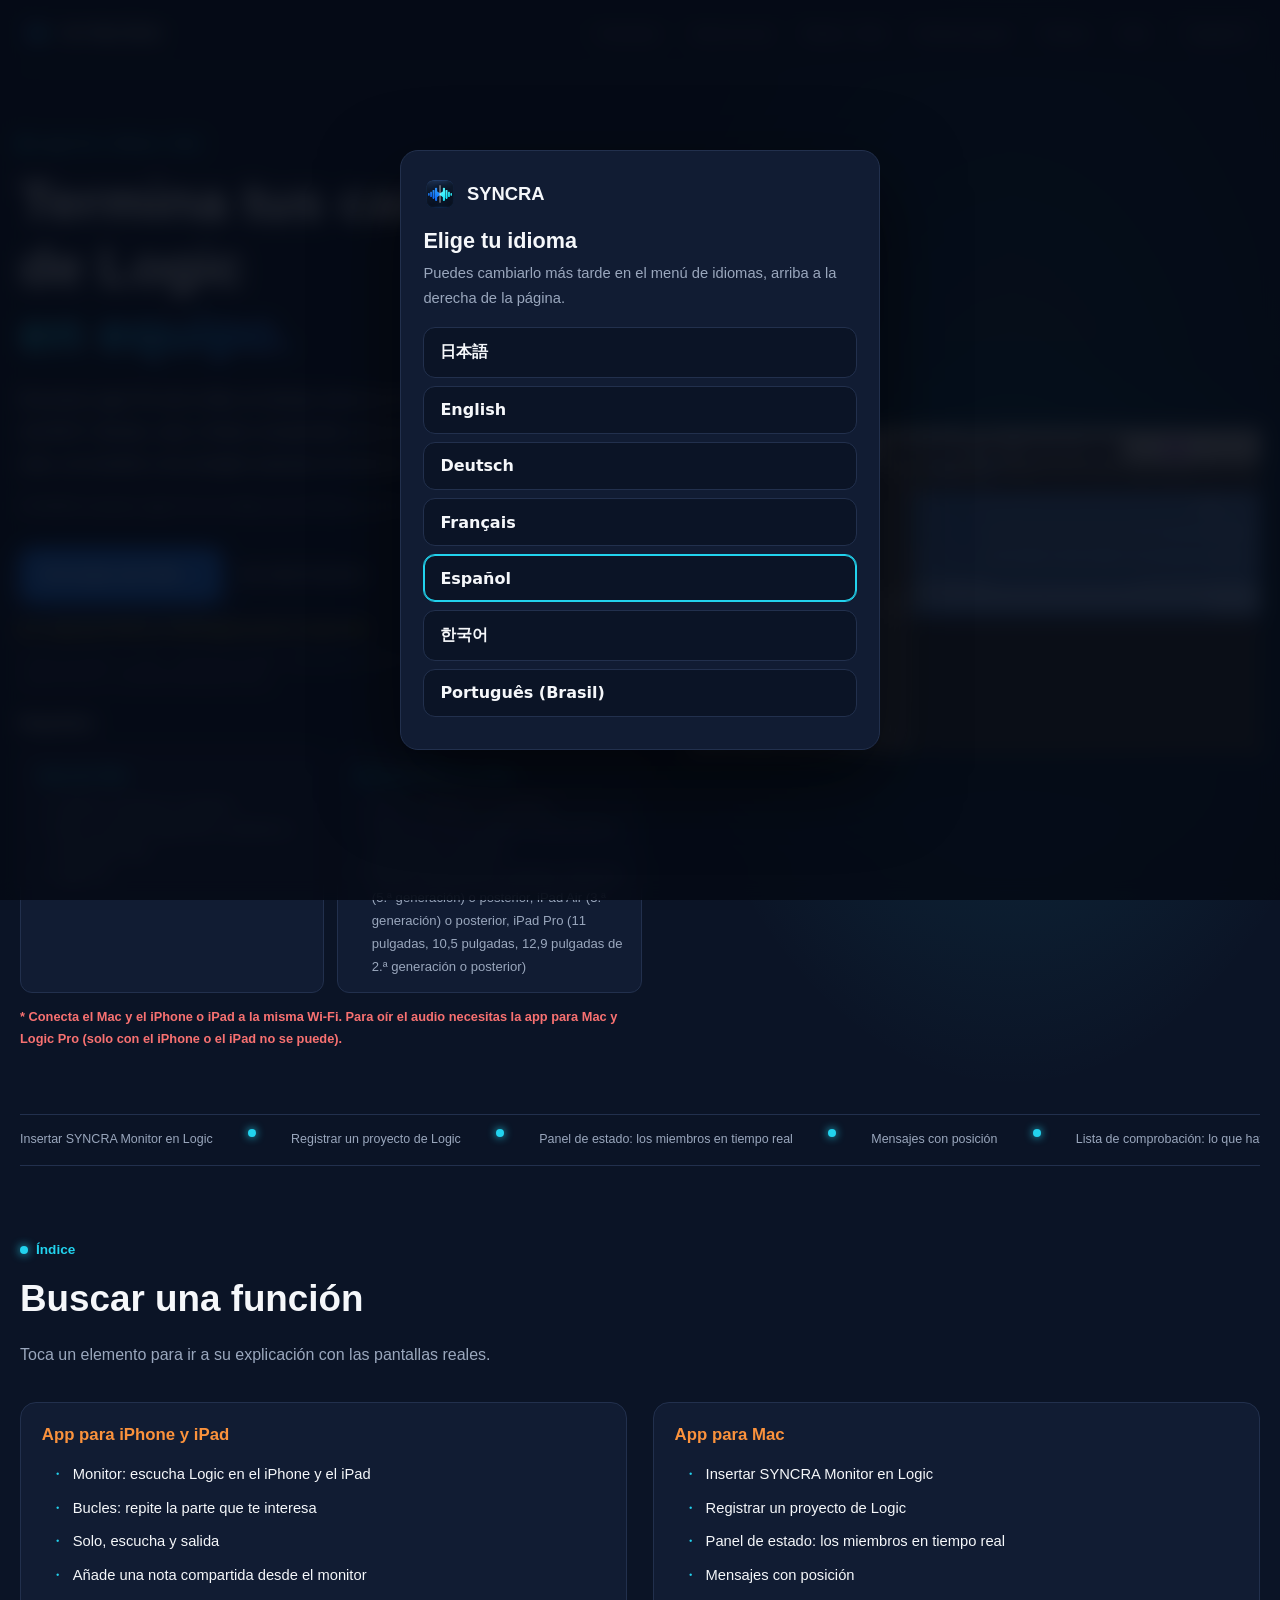
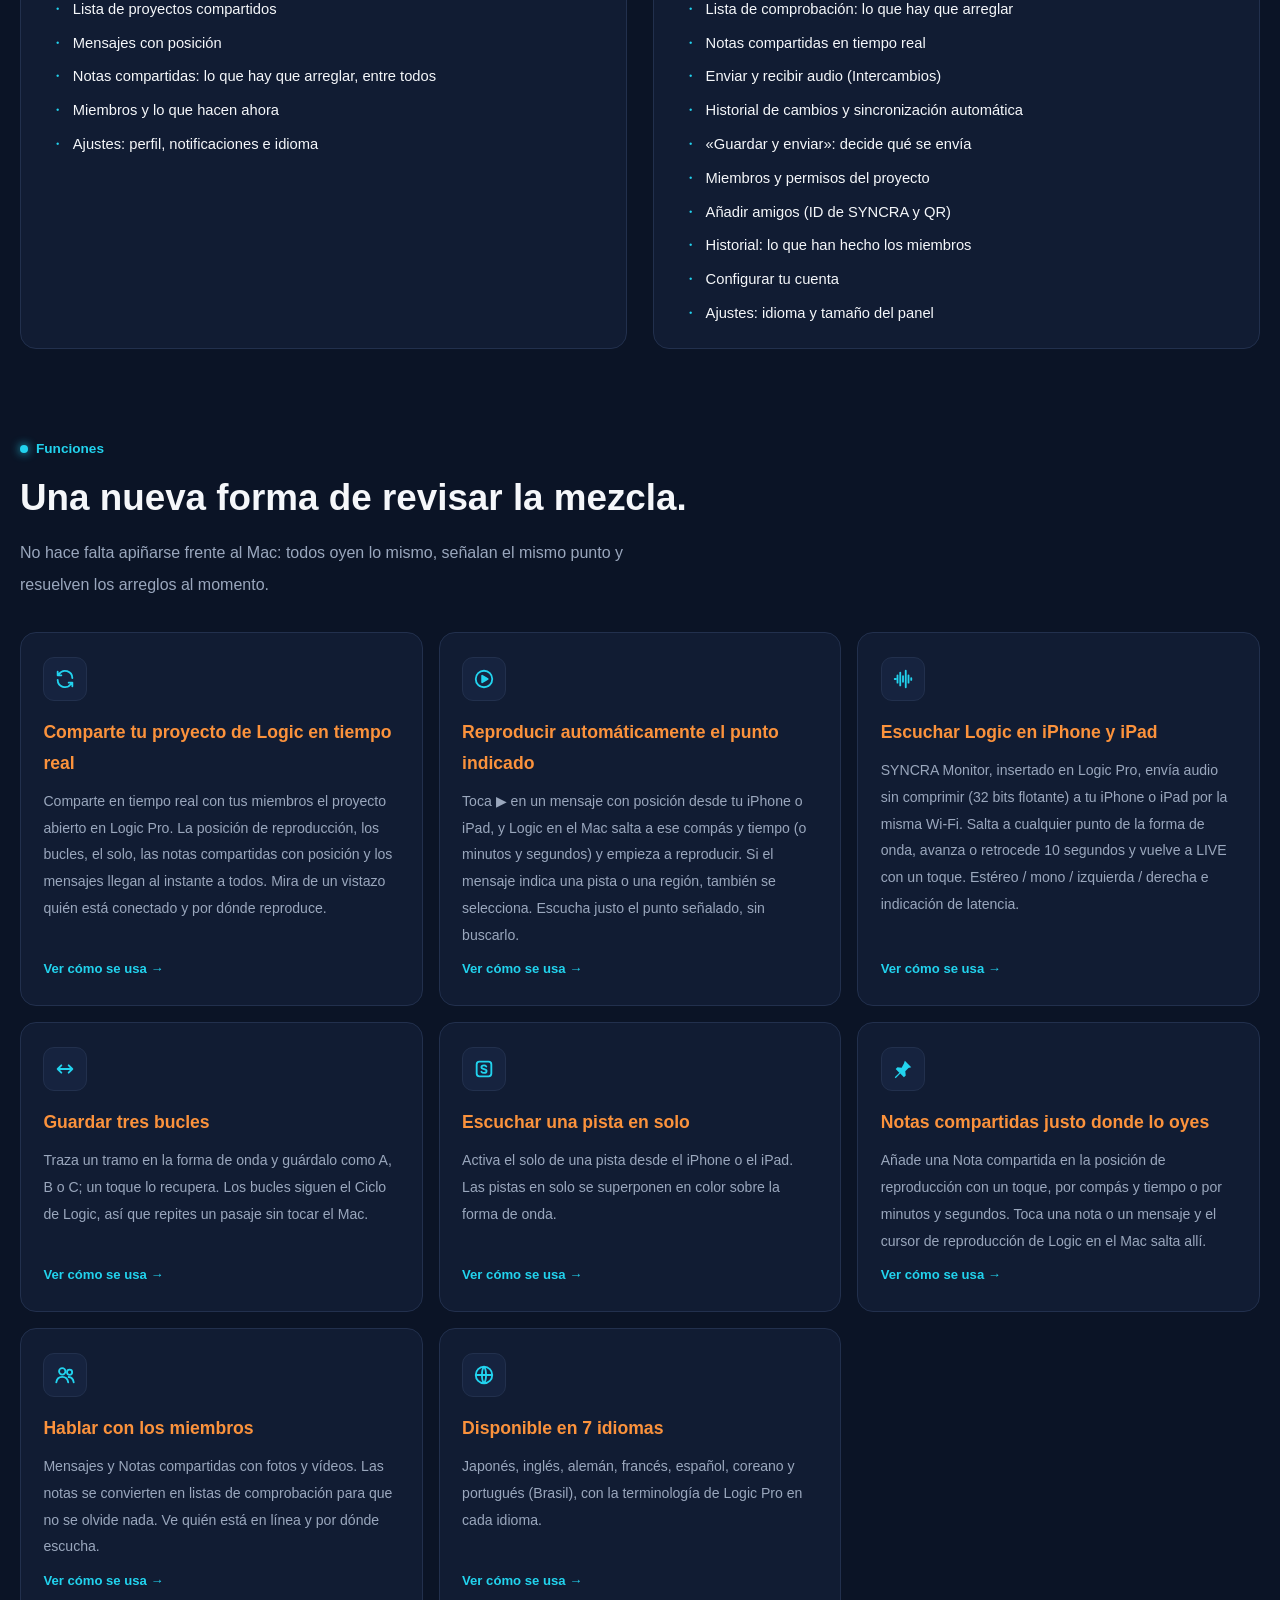
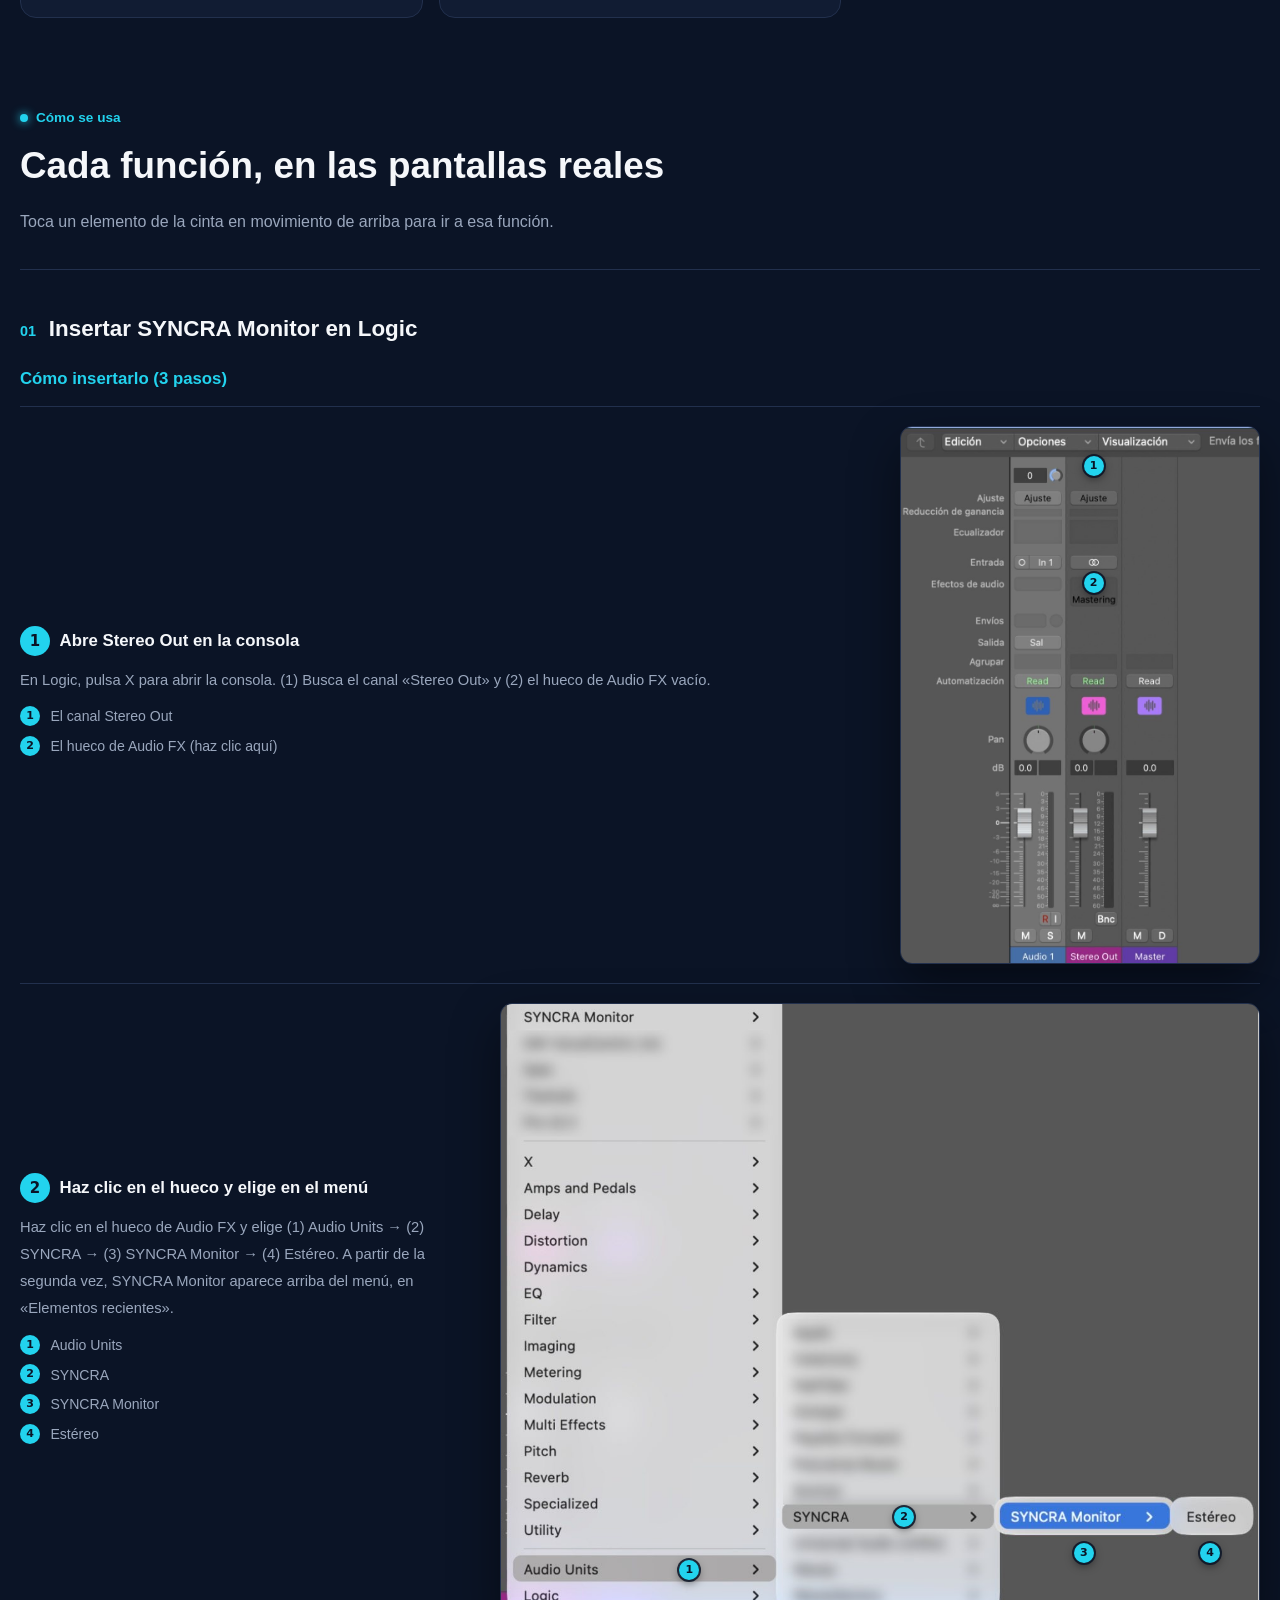
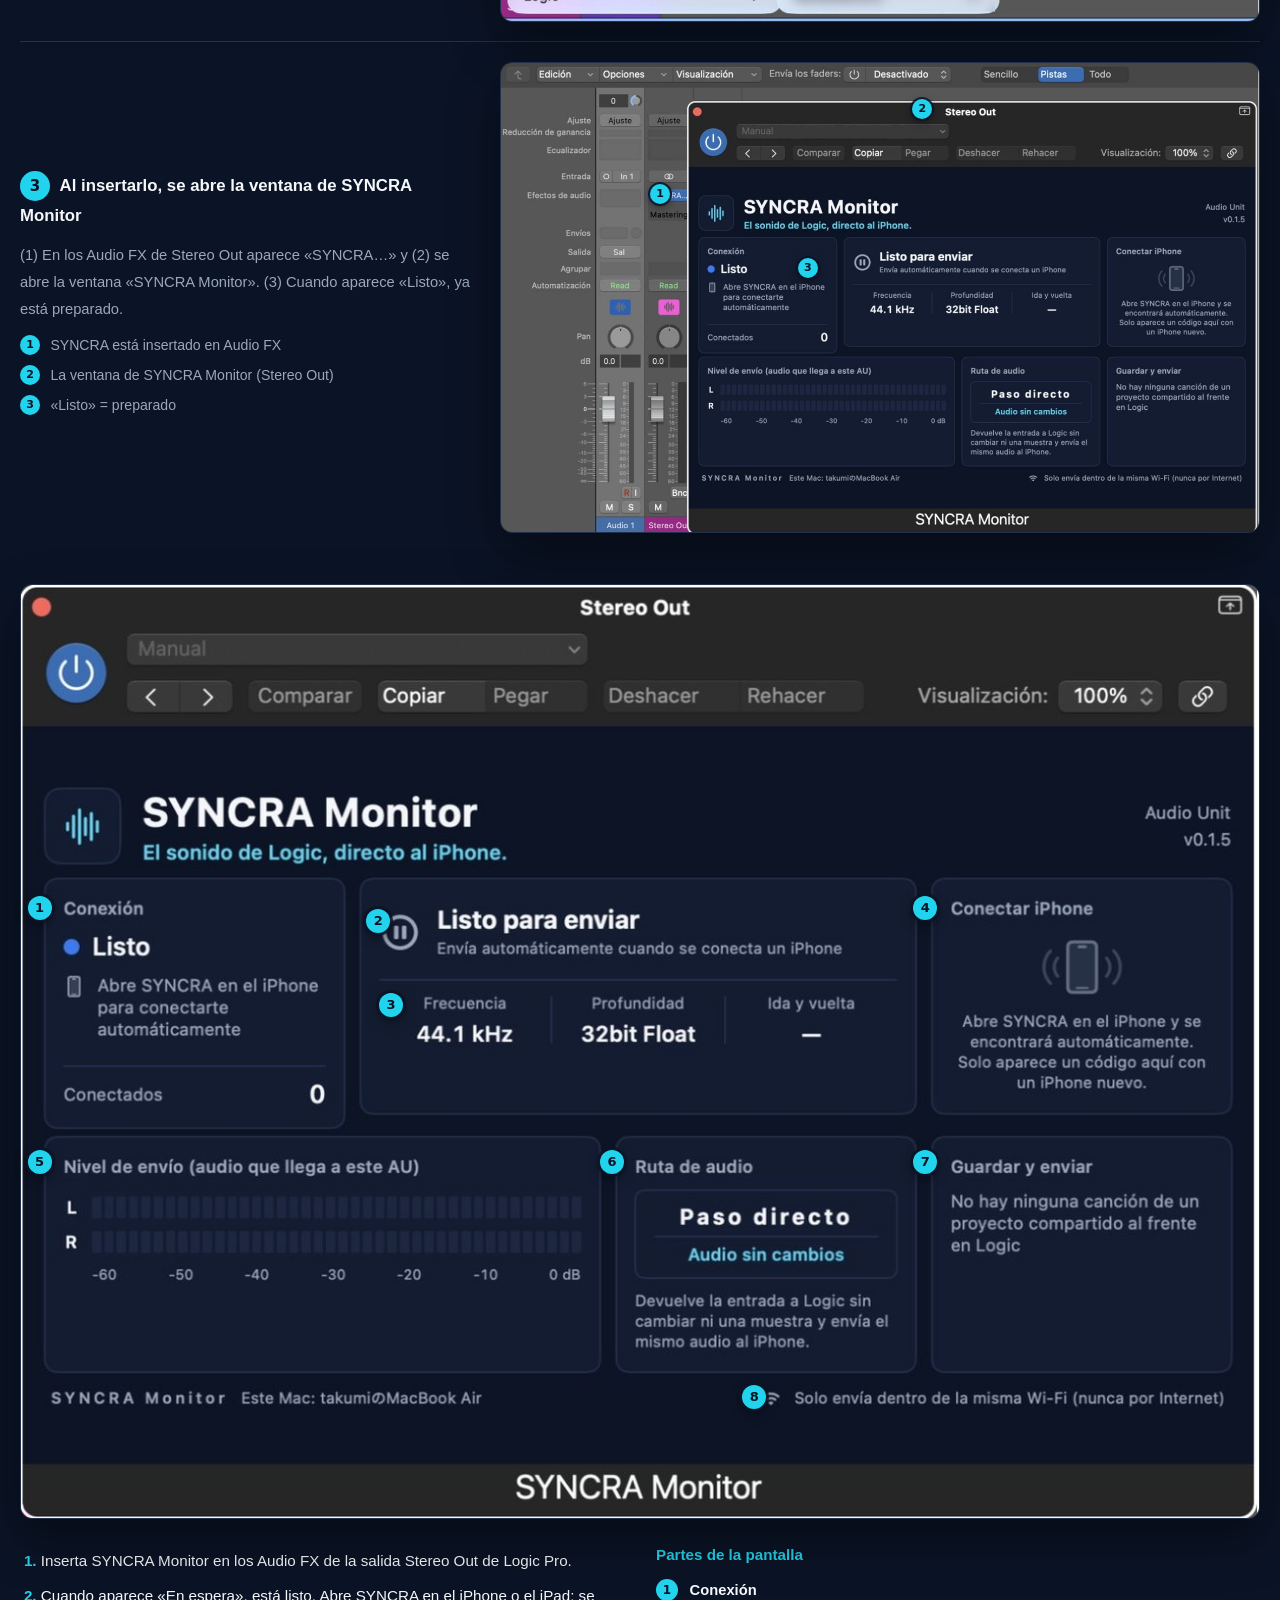
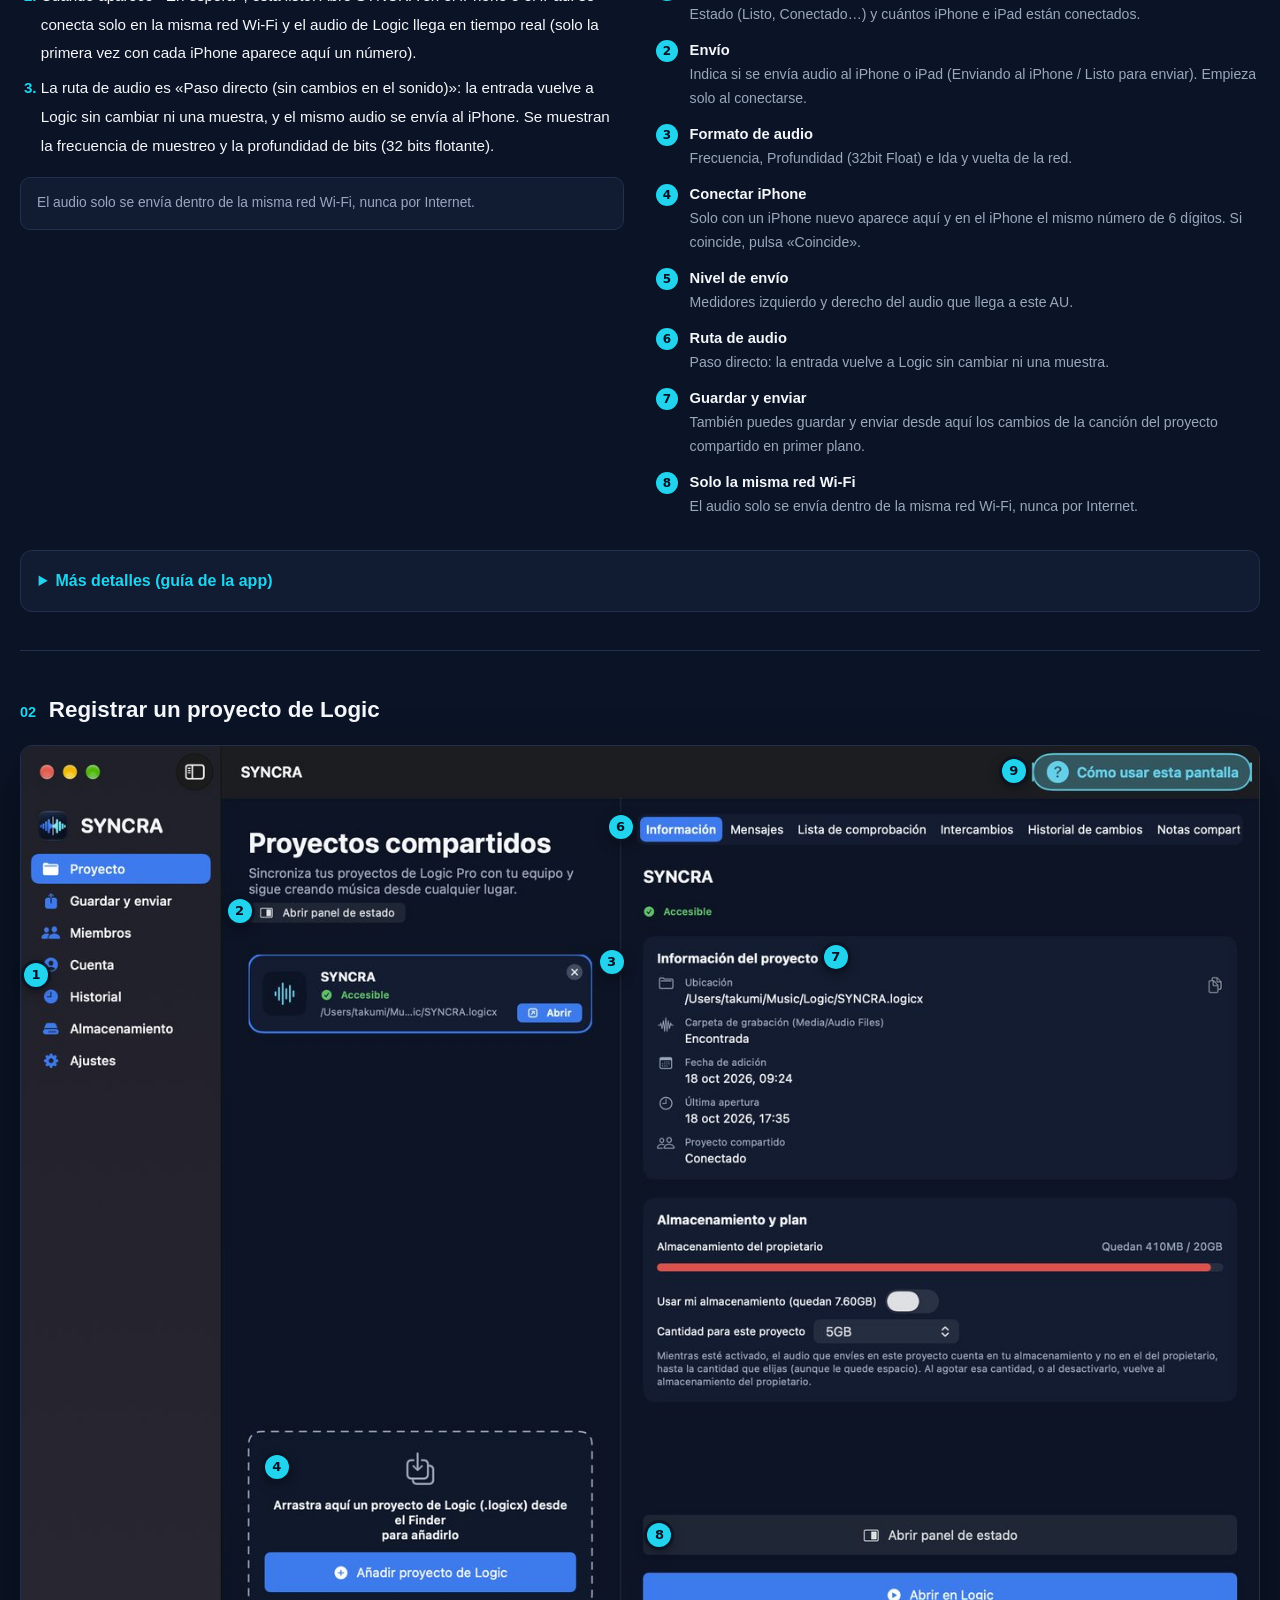
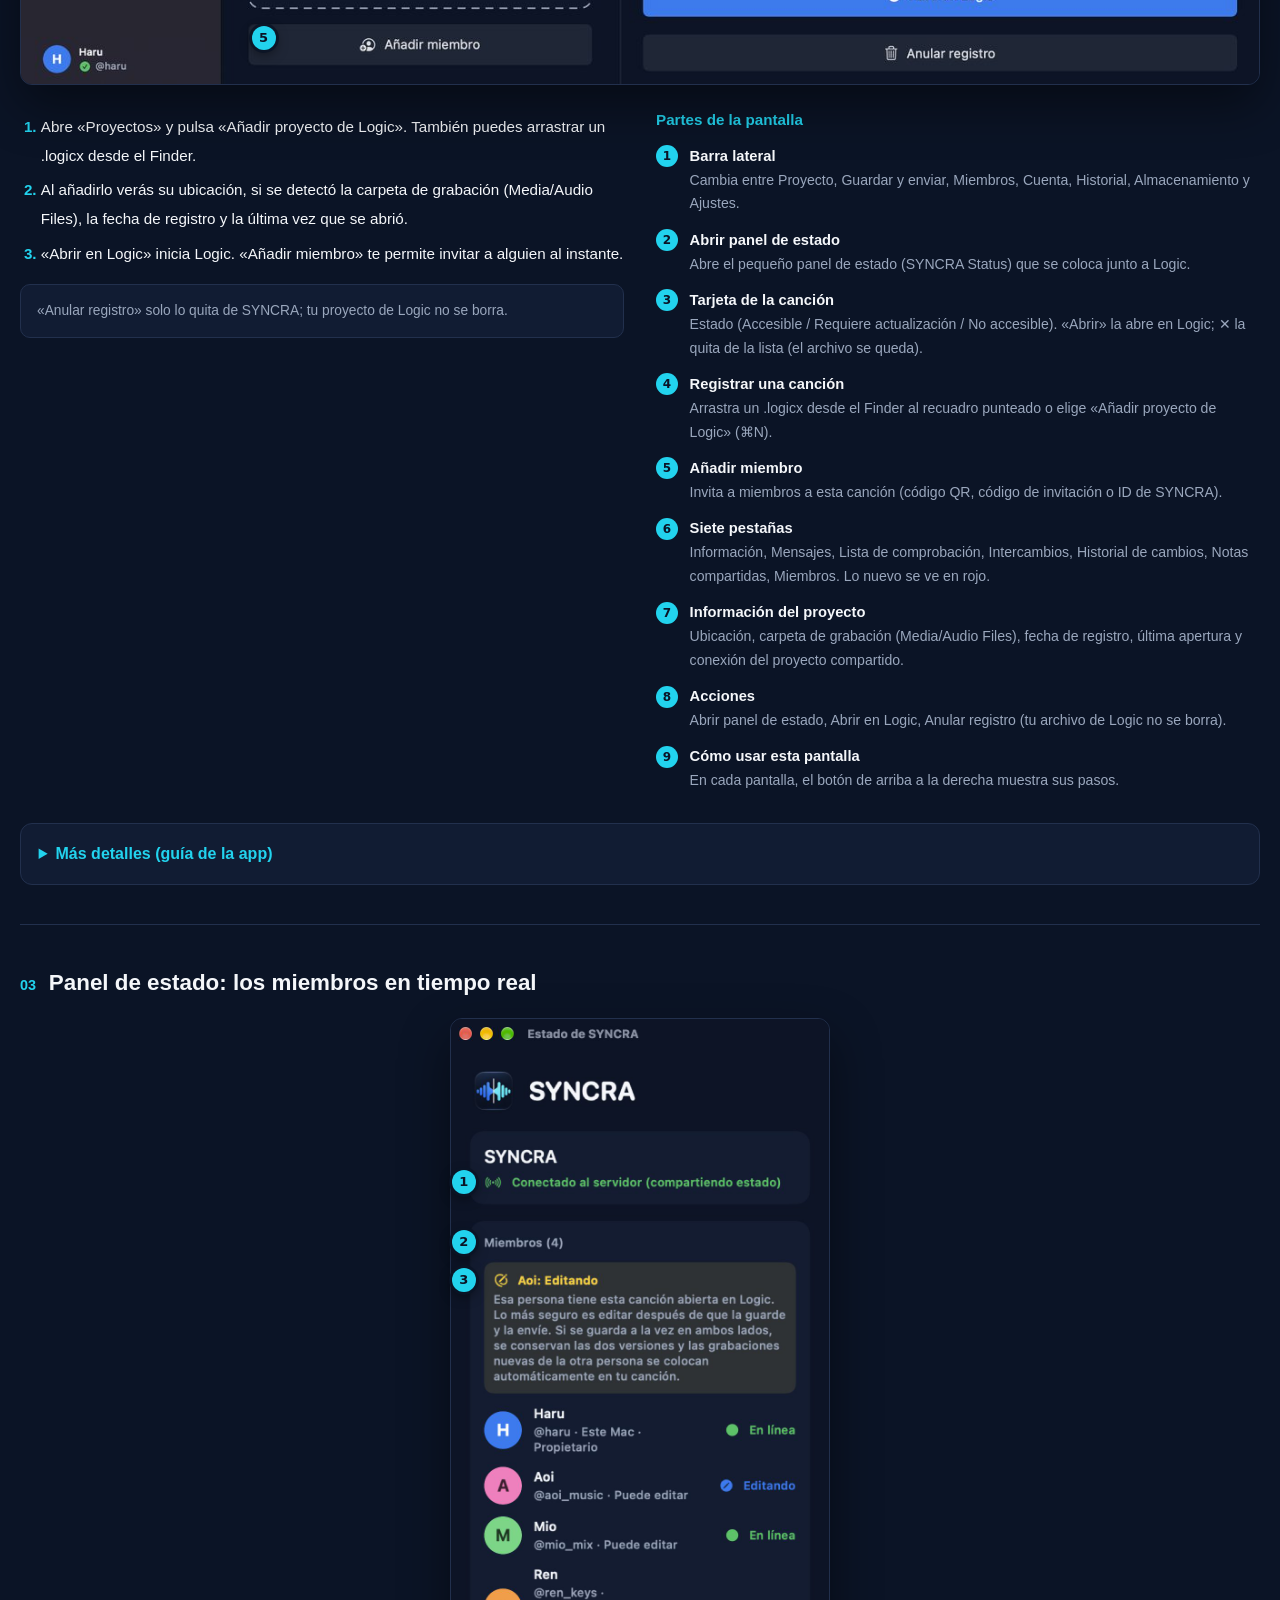
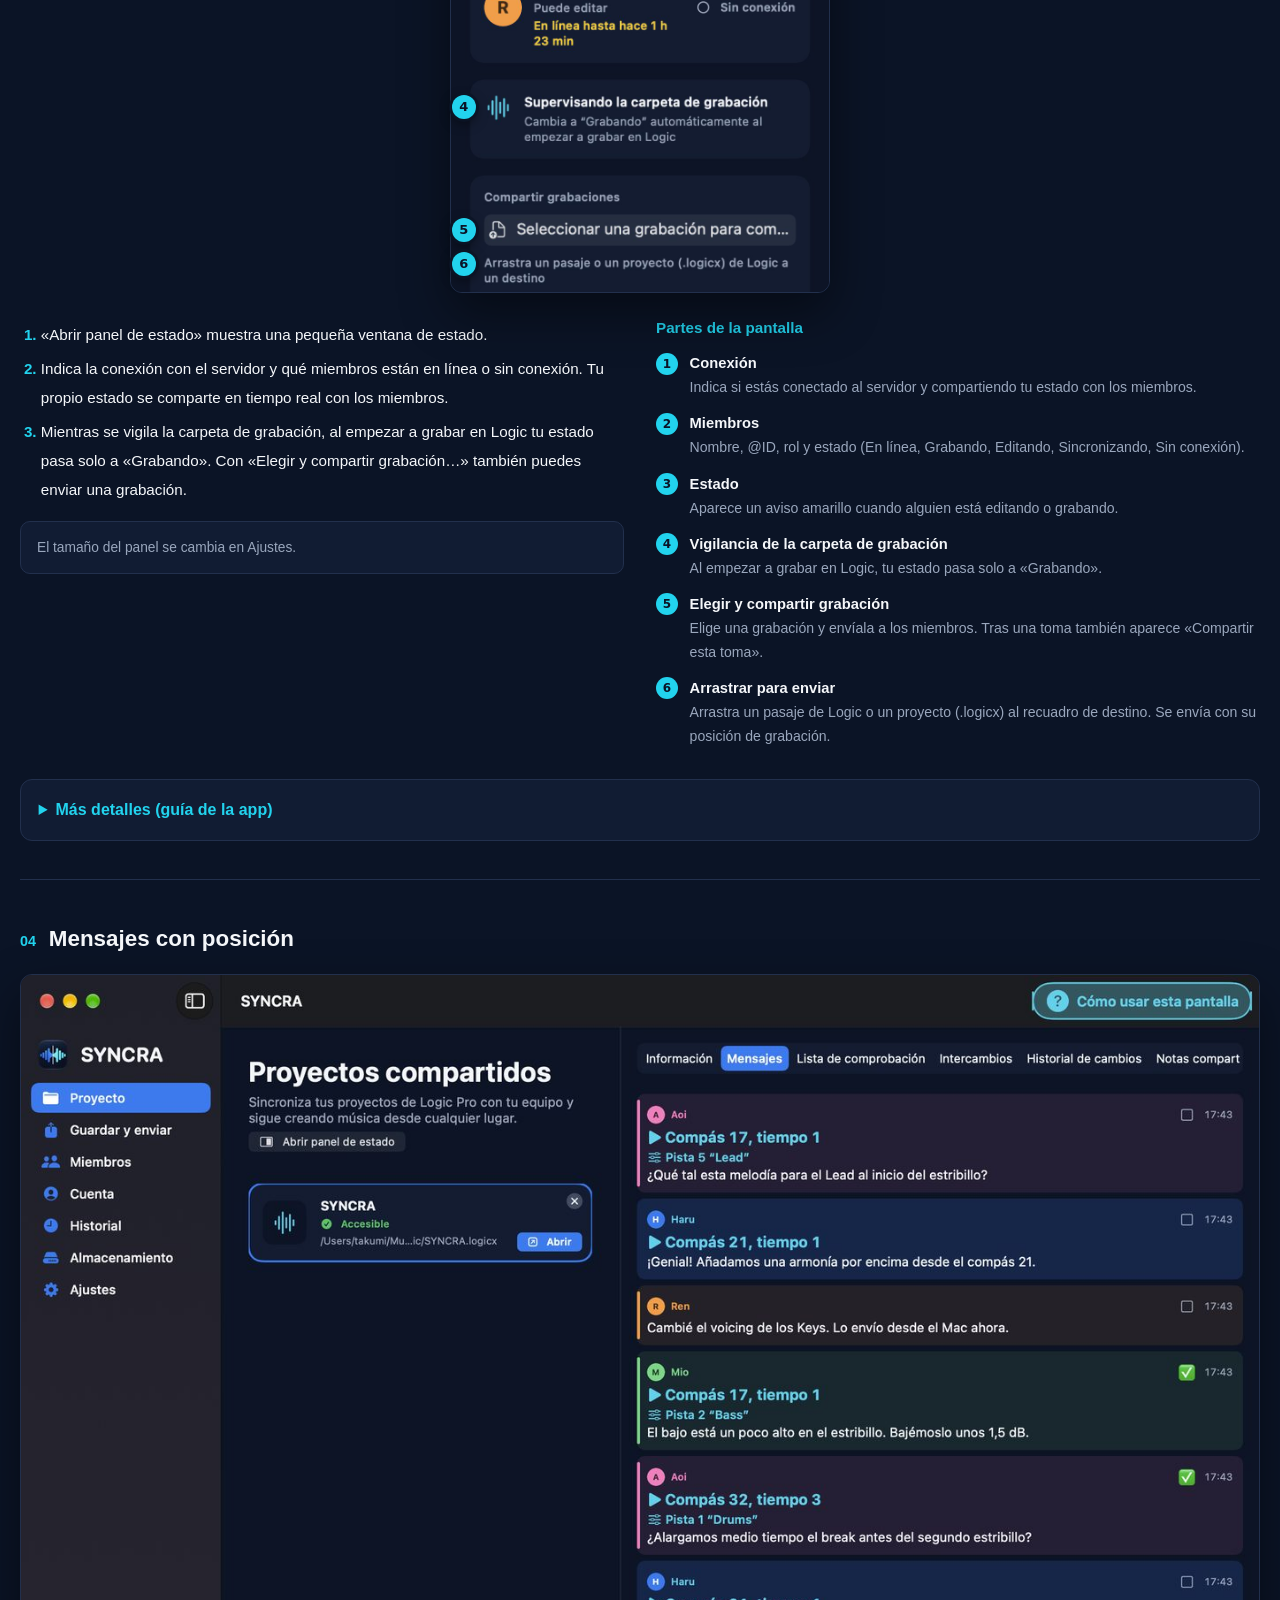
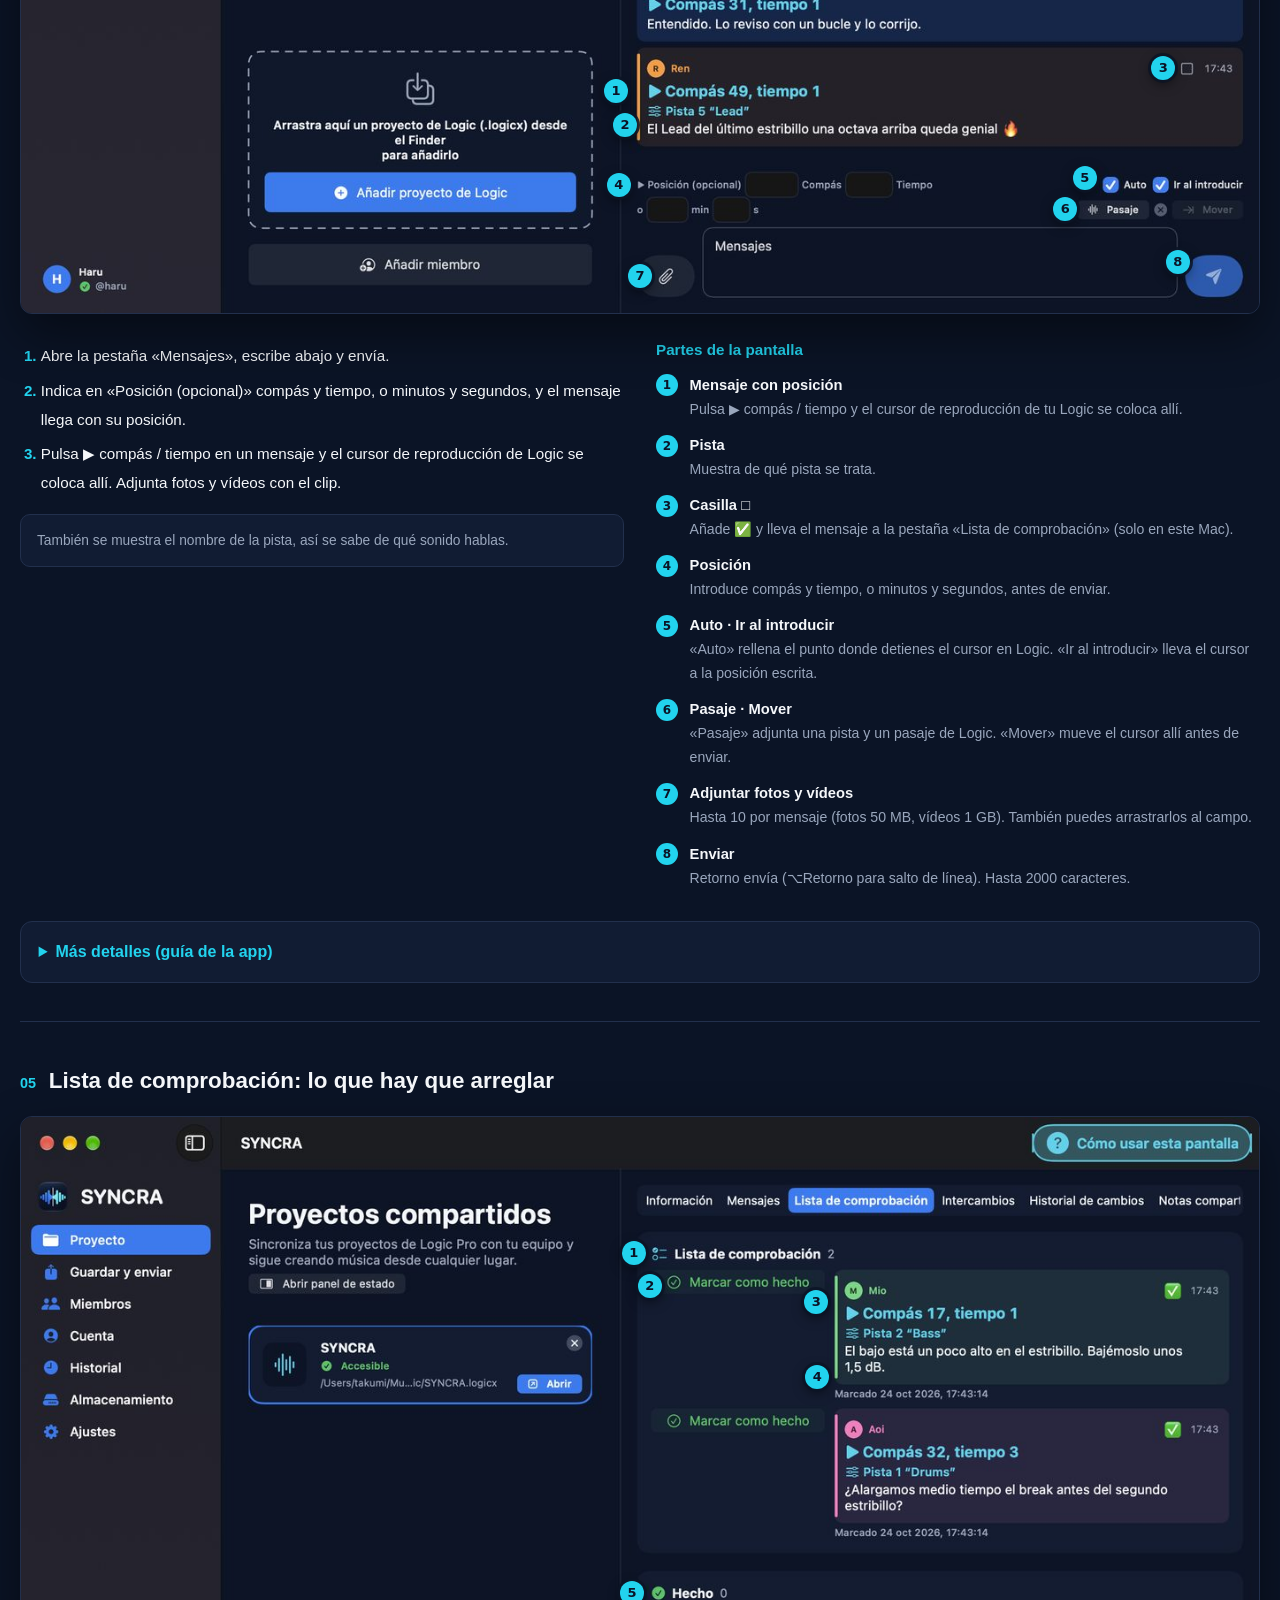
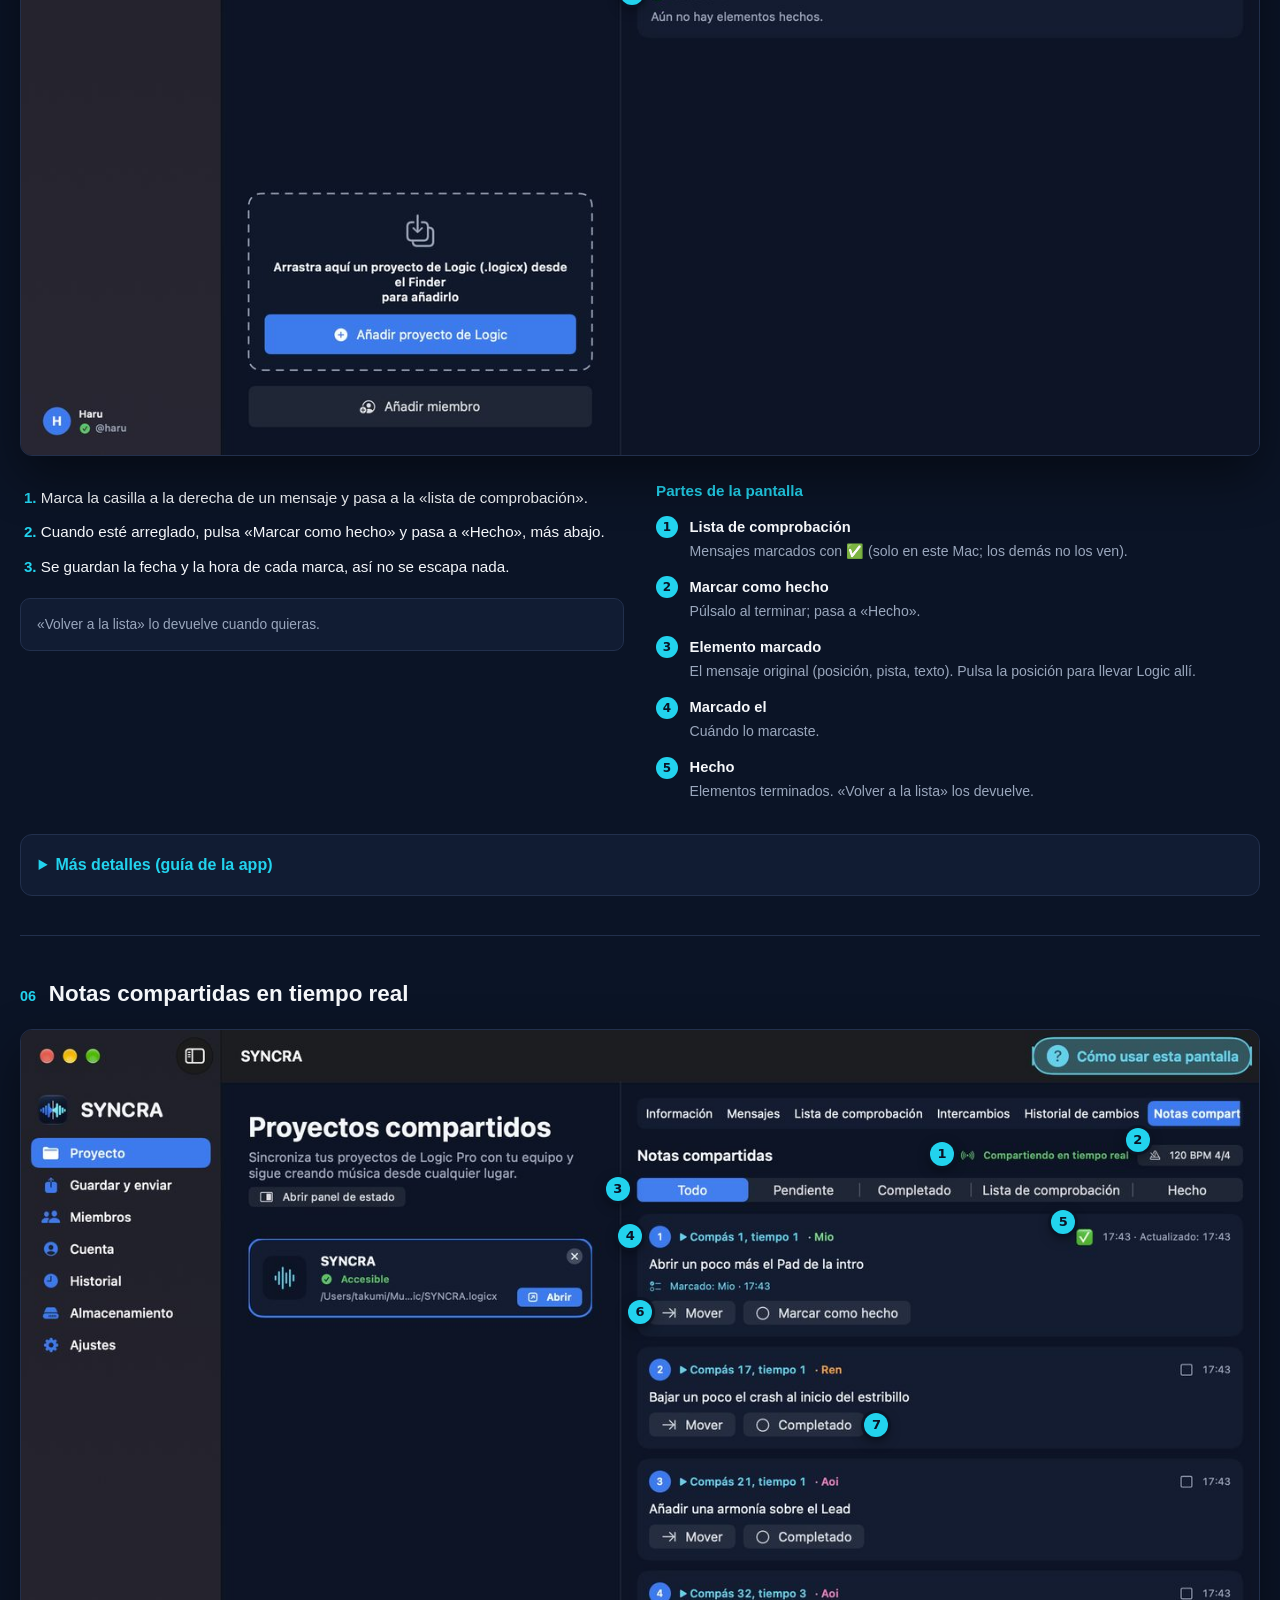
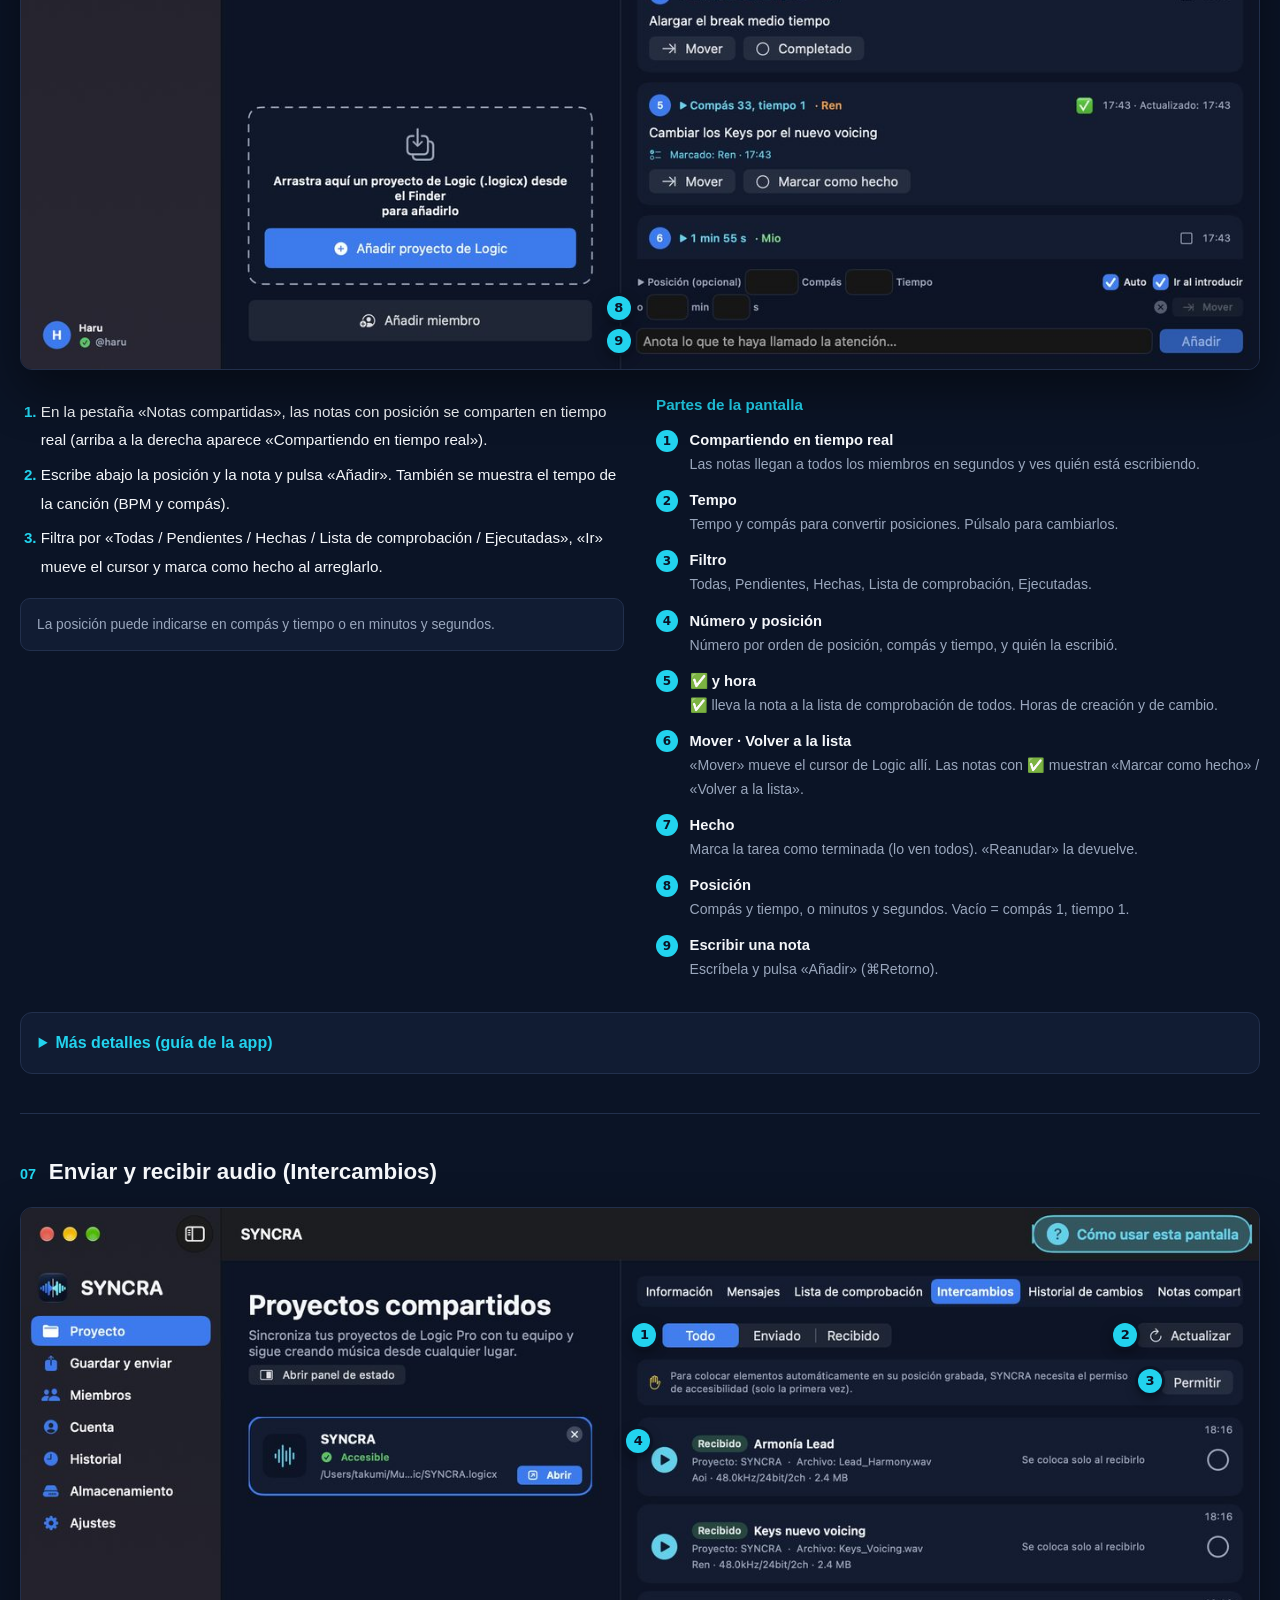
<file: es/index.html>
<!doctype html><html lang="es"><head><meta charset="utf-8"><meta name="viewport" content="width=device-width,initial-scale=1"><title>SYNCRA</title><link rel="stylesheet" href="../style.css?v=20261025a"></head><body><main class="home"><link rel="alternate" hreflang="ja" href="https://tak0923.github.io/syncra-site/index.html"><link rel="alternate" hreflang="en" href="https://tak0923.github.io/syncra-site/en/index.html"><link rel="alternate" hreflang="de" href="https://tak0923.github.io/syncra-site/de/index.html"><link rel="alternate" hreflang="fr" href="https://tak0923.github.io/syncra-site/fr/index.html"><link rel="alternate" hreflang="es" href="https://tak0923.github.io/syncra-site/es/index.html"><link rel="alternate" hreflang="ko" href="https://tak0923.github.io/syncra-site/ko/index.html"><link rel="alternate" hreflang="pt-BR" href="https://tak0923.github.io/syncra-site/pt-BR/index.html"><script>document.documentElement.classList.add('js');addEventListener('DOMContentLoaded',function(){var e=document.querySelectorAll('.rv');if(!('IntersectionObserver'in window)){e.forEach(function(x){x.classList.add('in')});return}var o=new IntersectionObserver(function(es){es.forEach(function(x){if(x.isIntersecting){x.target.classList.add('in');o.unobserve(x.target)}})},{threshold:.1});e.forEach(function(x){o.observe(x)});var s=document.querySelector('.shots');if(s&&!matchMedia('(prefers-reduced-motion: reduce)').matches){var im=[].slice.call(s.querySelectorAll('img')),cur=0,last=-1;function pick(){var n;do{n=Math.floor(Math.random()*im.length)}while(im.length>1&&(n===cur||n===last));return n}setInterval(function(){var n=pick();im[cur].classList.remove('on');im[n].classList.add('on');last=cur;cur=n},5000)}document.querySelectorAll('.annw').forEach(function(w){if(w.scrollWidth<=w.clientWidth)return;var p=w.querySelectorAll('.pin'),t=0;p.forEach(function(x){t+=parseFloat(x.style.left)});if(!p.length)return;var c=t/p.length/100*w.scrollWidth;w.scrollLeft=Math.max(0,c-w.clientWidth/2)})});</script><header class="hdr"><a class="logo" href="#top"><img src="../img/icon.png" alt="" width="34" height="34">SYNCRA</a>
<nav><a href="#features" class=hm>Funciones</a><a href="#usage">Cómo se usa</a><a href="#mobile" class=hm>iPhone · iPad</a><a href="#how">Primeros pasos</a><a href="#pricing" class=hm>Precios</a><a href="#faq">FAQ</a><details class="lang"><summary>Español ▾</summary><ul><li><a href="../index.html" class="" hreflang="ja">日本語</a></li><li><a href="../en/index.html" class="" hreflang="en">English</a></li><li><a href="../de/index.html" class="" hreflang="de">Deutsch</a></li><li><a href="../fr/index.html" class="" hreflang="fr">Français</a></li><li><a href="../es/index.html" class="on" hreflang="es">Español</a></li><li><a href="../ko/index.html" class="" hreflang="ko">한국어</a></li><li><a href="../pt-BR/index.html" class="" hreflang="pt-BR">Português (BR)</a></li></ul></details></nav></header>
<section class="hero" id="top"><div class="rv in"><p class="kicker">Logic Pro × iPhone · iPad</p><h1>Termina tus canciones de Logic<br><span class="hl">en equipo.</span></h1>
<p class="lead">Escucha Logic Pro de tu Mac en tiempo real en el iPhone o el iPad por la misma red Wi-Fi. Bucles, solo y Notas compartidas con posición se comparten en tiempo real, y la revisión y los arreglos avanzan al momento.</p><p class="note2">SYNCRA conecta Logic Pro en el Mac con el iPhone y el iPad para crear música en equipo.</p><div class="ctas"><a class="b1" href="../download/SYNCRA-0.1.8-10.zip">Descargar para Mac <span>↓</span></a><a class="b2" href="#how">Ver cómo funciona</a></div><p class="dot">La app para iPhone y iPad llegará pronto al App Store</p><p class="hash">Versión para Mac 0.1.8 (10) · notarizada por Apple · actualizaciones automáticas / SHA-256 757c37cf8b6f317781e526c8236876216cd21c77a262f0041489aea85270f01d</p><div class="req" id="req"><p class="rqh">Requisitos</p><div class="rq"><h4>App para Mac</h4><ul><li>macOS 14 Sonoma o posterior</li><li>Mac con chip de Apple (M1 o posterior) o procesador Intel</li><li>Logic Pro</li></ul></div><div class="rq"><h4>App para iPhone y iPad</h4><ul><li>iOS 17 / iPadOS 17 o posterior</li><li>iPhone XS, XR o posterior; iPhone SE (2.ª generación) o posterior</li><li>iPad (6.ª generación) o posterior, iPad mini (5.ª generación) o posterior, iPad Air (3.ª generación) o posterior, iPad Pro (11 pulgadas, 10,5 pulgadas, 12,9 pulgadas de 2.ª generación o posterior)</li></ul></div><p class="rqn">* Conecta el Mac y el iPhone o iPad a la misma Wi-Fi. Para oír el audio necesitas la app para Mac y Logic Pro (solo con el iPhone o el iPad no se puede).</p></div></div>
<div class="shots rv in"><img src="../img/m_logic_es.jpg" width="1400" height="796" alt="" class="on"><img src="../img/m_monitor_es.jpg" width="1263" height="952" alt="" class="" loading=lazy><img src="../img/m_messages_es.jpg" width="1400" height="1061" alt="" class="" loading=lazy><img src="../img/m_notes_es.jpg" width="1400" height="1061" alt="" class="" loading=lazy><img src="../img/m_members_es.jpg" width="1400" height="1061" alt="" class="" loading=lazy><img src="../img/m_history_es.jpg" width="1400" height="1061" alt="" class="" loading=lazy><img src="../img/m_info_es.jpg" width="1400" height="1061" alt="" class="" loading=lazy></div></section>
<div class="strip"><div class="t"><a href="#u1">Insertar SYNCRA Monitor en Logic</a><i></i><a href="#u2">Registrar un proyecto de Logic</a><i></i><a href="#u3">Panel de estado: los miembros en tiempo real</a><i></i><a href="#u4">Mensajes con posición</a><i></i><a href="#u5">Lista de comprobación: lo que hay que arreglar</a><i></i><a href="#u6">Notas compartidas en tiempo real</a><i></i><a href="#u7">Enviar y recibir audio (Intercambios)</a><i></i><a href="#u8">Historial de cambios y sincronización automática</a><i></i><a href="#u9">«Guardar y enviar»: decide qué se envía</a><i></i><a href="#u10">Miembros y permisos del proyecto</a><i></i><a href="#u11">Añadir amigos (ID de SYNCRA y QR)</a><i></i><a href="#u12">Historial: lo que han hecho los miembros</a><i></i><a href="#u13">Configurar tu cuenta</a><i></i><a href="#u14">Ajustes: idioma y tamaño del panel</a><i></i><a href="#u1">Insertar SYNCRA Monitor en Logic</a><i></i><a href="#u2">Registrar un proyecto de Logic</a><i></i><a href="#u3">Panel de estado: los miembros en tiempo real</a><i></i><a href="#u4">Mensajes con posición</a><i></i><a href="#u5">Lista de comprobación: lo que hay que arreglar</a><i></i><a href="#u6">Notas compartidas en tiempo real</a><i></i><a href="#u7">Enviar y recibir audio (Intercambios)</a><i></i><a href="#u8">Historial de cambios y sincronización automática</a><i></i><a href="#u9">«Guardar y enviar»: decide qué se envía</a><i></i><a href="#u10">Miembros y permisos del proyecto</a><i></i><a href="#u11">Añadir amigos (ID de SYNCRA y QR)</a><i></i><a href="#u12">Historial: lo que han hecho los miembros</a><i></i><a href="#u13">Configurar tu cuenta</a><i></i><a href="#u14">Ajustes: idioma y tamaño del panel</a><i></i></div></div>
<section class="sec ftoc" id="toc"><p class="kicker rv">Índice</p><h2 class="rv">Buscar una función</h2><p class="desc rv">Toca un elemento para ir a su explicación con las pantallas reales.</p><div class="cols"><div class="col rv"><h3>App para iPhone y iPad</h3><ul><li><a class="ft" href="#i1"><span>Monitor: escucha Logic en el iPhone y el iPad</span></a></li><li><a class="ft" href="#i2"><span>Bucles: repite la parte que te interesa</span></a></li><li><a class="ft" href="#i3"><span>Solo, escucha y salida</span></a></li><li><a class="ft" href="#i4"><span>Añade una nota compartida desde el monitor</span></a></li><li><a class="ft" href="#i5"><span>Lista de proyectos compartidos</span></a></li><li><a class="ft" href="#i6"><span>Mensajes con posición</span></a></li><li><a class="ft" href="#i7"><span>Notas compartidas: lo que hay que arreglar, entre todos</span></a></li><li><a class="ft" href="#i8"><span>Miembros y lo que hacen ahora</span></a></li><li><a class="ft" href="#i9"><span>Ajustes: perfil, notificaciones e idioma</span></a></li></ul></div><div class="col rv"><h3>App para Mac</h3><ul><li><a class="ft" href="#u1"><span>Insertar SYNCRA Monitor en Logic</span></a></li><li><a class="ft" href="#u2"><span>Registrar un proyecto de Logic</span></a></li><li><a class="ft" href="#u3"><span>Panel de estado: los miembros en tiempo real</span></a></li><li><a class="ft" href="#u4"><span>Mensajes con posición</span></a></li><li><a class="ft" href="#u5"><span>Lista de comprobación: lo que hay que arreglar</span></a></li><li><a class="ft" href="#u6"><span>Notas compartidas en tiempo real</span></a></li><li><a class="ft" href="#u7"><span>Enviar y recibir audio (Intercambios)</span></a></li><li><a class="ft" href="#u8"><span>Historial de cambios y sincronización automática</span></a></li><li><a class="ft" href="#u9"><span>«Guardar y enviar»: decide qué se envía</span></a></li><li><a class="ft" href="#u10"><span>Miembros y permisos del proyecto</span></a></li><li><a class="ft" href="#u11"><span>Añadir amigos (ID de SYNCRA y QR)</span></a></li><li><a class="ft" href="#u12"><span>Historial: lo que han hecho los miembros</span></a></li><li><a class="ft" href="#u13"><span>Configurar tu cuenta</span></a></li><li><a class="ft" href="#u14"><span>Ajustes: idioma y tamaño del panel</span></a></li></ul></div></div></section><section class="sec" id="features"><p class="kicker rv">Funciones</p><h2 class="rv">Una nueva forma de revisar la mezcla.</h2><p class="desc rv">No hace falta apiñarse frente al Mac: todos oyen lo mismo, señalan el mismo punto y resuelven los arreglos al momento.</p><div class="cards"><a class="fc rv" href="#u8"><div class="ic"><svg viewBox="0 0 24 24" fill="none" stroke="currentColor" stroke-width="2" stroke-linecap="round" stroke-linejoin="round"><path d="M20 11a8 8 0 0 0-14.5-4.5L4 8M4 4v4h4M4 13a8 8 0 0 0 14.5 4.5L20 16M20 20v-4h-4"/></svg></div><h3>Comparte tu proyecto de Logic en tiempo real</h3><p>Comparte en tiempo real con tus miembros el proyecto abierto en Logic Pro. La posición de reproducción, los bucles, el solo, las notas compartidas con posición y los mensajes llegan al instante a todos. Mira de un vistazo quién está conectado y por dónde reproduce.</p><span class="go">Ver cómo se usa →</span></a><a class="fc rv" href="#i6"><div class="ic"><svg viewBox="0 0 24 24" fill="none" stroke="currentColor" stroke-width="2" stroke-linejoin="round"><circle cx="12" cy="12" r="9"/><path d="M10 8.5v7l6-3.5z" fill="currentColor"/></svg></div><h3>Reproducir automáticamente el punto indicado</h3><p>Toca ▶ en un mensaje con posición desde tu iPhone o iPad, y Logic en el Mac salta a ese compás y tiempo (o minutos y segundos) y empieza a reproducir. Si el mensaje indica una pista o una región, también se selecciona. Escucha justo el punto señalado, sin buscarlo.</p><span class="go">Ver cómo se usa →</span></a><a class="fc rv" href="#i1"><div class="ic"><svg viewBox="0 0 24 24" fill="none" stroke="currentColor" stroke-width="2" stroke-linecap="round"><path d="M3 12h1M6 8v8M9 5v14M12 9v6M15 3v18M18 8v8M21 11v2"/></svg></div><h3>Escuchar Logic en iPhone y iPad</h3><p>SYNCRA Monitor, insertado en Logic Pro, envía audio sin comprimir (32 bits flotante) a tu iPhone o iPad por la misma Wi-Fi. Salta a cualquier punto de la forma de onda, avanza o retrocede 10 segundos y vuelve a LIVE con un toque. Estéreo / mono / izquierda / derecha e indicación de latencia.</p><span class="go">Ver cómo se usa →</span></a><a class="fc rv" href="#i2"><div class="ic"><svg viewBox="0 0 24 24" fill="none" stroke="currentColor" stroke-width="2" stroke-linecap="round" stroke-linejoin="round"><path d="M4 12h16M8 8l-4 4 4 4M16 8l4 4-4 4"/></svg></div><h3>Guardar tres bucles</h3><p>Traza un tramo en la forma de onda y guárdalo como A, B o C; un toque lo recupera. Los bucles siguen el Ciclo de Logic, así que repites un pasaje sin tocar el Mac.</p><span class="go">Ver cómo se usa →</span></a><a class="fc rv" href="#i3"><div class="ic"><svg viewBox="0 0 24 24" fill="none" stroke="currentColor" stroke-width="2"><rect x="4" y="4" width="16" height="16" rx="3"/><path d="M14.5 9.2c-.6-.8-1.5-1.2-2.5-1.2-1.7 0-2.8.9-2.8 2.1 0 2.8 5.6 1.4 5.6 4.1 0 1.3-1.2 2.1-2.8 2.1-1.2 0-2.2-.5-2.8-1.4" stroke-linecap="round"/></svg></div><h3>Escuchar una pista en solo</h3><p>Activa el solo de una pista desde el iPhone o el iPad. Las pistas en solo se superponen en color sobre la forma de onda.</p><span class="go">Ver cómo se usa →</span></a><a class="fc rv" href="#i4"><div class="ic"><svg viewBox="0 0 24 24" fill="currentColor"><path d="M14 3l7 7-3 1-3.5 3.5.5 4.5-2 2-4-4-5 5-1-1 5-5-4-4 2-2 4.5.5L13 6z"/></svg></div><h3>Notas compartidas justo donde lo oyes</h3><p>Añade una Nota compartida en la posición de reproducción con un toque, por compás y tiempo o por minutos y segundos. Toca una nota o un mensaje y el cursor de reproducción de Logic en el Mac salta allí.</p><span class="go">Ver cómo se usa →</span></a><a class="fc rv" href="#u4"><div class="ic"><svg viewBox="0 0 24 24" fill="none" stroke="currentColor" stroke-width="2" stroke-linecap="round"><circle cx="9" cy="8" r="3.5"/><path d="M2.5 20c.5-3.5 3-6 6.5-6s6 2.5 6.5 6"/><circle cx="17" cy="9" r="2.8"/><path d="M16 14.2c3 .2 5 2.4 5.5 5.8"/></svg></div><h3>Hablar con los miembros</h3><p>Mensajes y Notas compartidas con fotos y vídeos. Las notas se convierten en listas de comprobación para que no se olvide nada. Ve quién está en línea y por dónde escucha.</p><span class="go">Ver cómo se usa →</span></a><a class="fc rv" href="#u14"><div class="ic"><svg viewBox="0 0 24 24" fill="none" stroke="currentColor" stroke-width="2"><circle cx="12" cy="12" r="9"/><path d="M3 12h18M12 3c3 3.5 3 14.5 0 18M12 3c-3 3.5-3 14.5 0 18"/></svg></div><h3>Disponible en 7 idiomas</h3><p>Japonés, inglés, alemán, francés, español, coreano y portugués (Brasil), con la terminología de Logic Pro en cada idioma.</p><span class="go">Ver cómo se usa →</span></a></div></section>
<section class="sec" id="usage"><p class="kicker rv">Cómo se usa</p><h2 class="rv">Cada función, en las pantallas reales</h2><p class="desc rv">Toca un elemento de la cinta en movimiento de arriba para ir a esa función.</p><article class="use rv" id="u1"><div class="uh"><span class="un">01</span><h3>Insertar SYNCRA Monitor en Logic</h3></div><div class="ins"><h4>Cómo insertarlo (3 pasos)</h4><div class="is tall"><div class="it"><span class="sn">1</span><h5>Abre Stereo Out en la consola</h5><p>En Logic, pulsa X para abrir la consola. (1) Busca el canal «Stereo Out» y (2) el hueco de Audio FX vacío.</p><ol class="pl"><li>El canal Stereo Out</li><li>El hueco de Audio FX (haz clic aquí)</li></ol></div><figure class="ann"><img src="../img/ins1_es.jpg" width="857" height="1282" alt="" loading="lazy"><span class="pin" style="left:53.79%;top:7.33%">1</span><span class="pin" style="left:53.79%;top:29.10%">2</span></figure></div><div class="is"><div class="it"><span class="sn">2</span><h5>Haz clic en el hueco y elige en el menú</h5><p>Haz clic en el hueco de Audio FX y elige (1) Audio Units → (2) SYNCRA → (3) SYNCRA Monitor → (4) Estéreo. A partir de la segunda vez, SYNCRA Monitor aparece arriba del menú, en «Elementos recientes».</p><ol class="pl"><li>Audio Units</li><li>SYNCRA</li><li>SYNCRA Monitor</li><li>Estéreo</li></ol></div><figure class="ann"><img src="../img/ins2_es.jpg" width="1204" height="980" alt="" loading="lazy"><span class="pin" style="left:24.92%;top:91.63%">1</span><span class="pin" style="left:53.16%;top:83.06%">2</span><span class="pin" style="left:76.83%;top:88.78%">3</span><span class="pin" style="left:93.44%;top:88.78%">4</span></figure></div><div class="is"><div class="it"><span class="sn">3</span><h5>Al insertarlo, se abre la ventana de SYNCRA Monitor</h5><p>(1) En los Audio FX de Stereo Out aparece «SYNCRA…» y (2) se abre la ventana «SYNCRA Monitor». (3) Cuando aparece «Listo», ya está preparado.</p><ol class="pl"><li>SYNCRA está insertado en Audio FX</li><li>La ventana de SYNCRA Monitor (Stereo Out)</li><li>«Listo» = preparado</li></ol></div><figure class="ann"><img src="../img/ins3_es.jpg" width="1400" height="867" alt="" loading="lazy"><span class="pin" style="left:21.07%;top:28.03%">1</span><span class="pin" style="left:55.57%;top:10.15%">2</span><span class="pin" style="left:40.50%;top:43.71%">3</span></figure></div></div><div class="annw"><figure class="ann"><img src="../img/m_monitor_es.jpg" width="1263" height="952" alt="" loading="lazy"><span class="pin" style="left:1.58%;top:34.66%">1</span><span class="pin" style="left:28.90%;top:36.03%">2</span><span class="pin" style="left:29.93%;top:44.96%">3</span><span class="pin" style="left:73.00%;top:34.66%">4</span><span class="pin" style="left:1.58%;top:61.76%">5</span><span class="pin" style="left:47.74%;top:61.76%">6</span><span class="pin" style="left:73.00%;top:61.76%">7</span><span class="pin" style="left:59.22%;top:86.97%">8</span></figure></div><div class="ucols"><div><ol class="steps"><li>Inserta SYNCRA Monitor en los Audio FX de la salida Stereo Out de Logic Pro.</li><li>Cuando aparece «En espera», está listo. Abre SYNCRA en el iPhone o el iPad: se conecta solo en la misma red Wi-Fi y el audio de Logic llega en tiempo real (solo la primera vez con cada iPhone aparece aquí un número).</li><li>La ruta de audio es «Paso directo (sin cambios en el sonido)»: la entrada vuelve a Logic sin cambiar ni una muestra, y el mismo audio se envía al iPhone. Se muestran la frecuencia de muestreo y la profundidad de bits (32 bits flotante).</li></ol><p class="tip">El audio solo se envía dentro de la misma red Wi-Fi, nunca por Internet.</p></div><div class="legend"><h4>Partes de la pantalla</h4><ol><li><b>Conexión</b>Estado (Listo, Conectado…) y cuántos iPhone e iPad están conectados.</li><li><b>Envío</b>Indica si se envía audio al iPhone o iPad (Enviando al iPhone / Listo para enviar). Empieza solo al conectarse.</li><li><b>Formato de audio</b>Frecuencia, Profundidad (32bit Float) e Ida y vuelta de la red.</li><li><b>Conectar iPhone</b>Solo con un iPhone nuevo aparece aquí y en el iPhone el mismo número de 6 dígitos. Si coincide, pulsa «Coincide».</li><li><b>Nivel de envío</b>Medidores izquierdo y derecho del audio que llega a este AU.</li><li><b>Ruta de audio</b>Paso directo: la entrada vuelve a Logic sin cambiar ni una muestra.</li><li><b>Guardar y enviar</b>También puedes guardar y enviar desde aquí los cambios de la canción del proyecto compartido en primer plano.</li><li><b>Solo la misma red Wi-Fi</b>El audio solo se envía dentro de la misma red Wi-Fi, nunca por Internet.</li></ol></div></div><details class="more"><summary>Más detalles (guía de la app)</summary><div><h5>Preparar el Mac</h5><ol><li>Deja SYNCRA abierto.</li><li>Inserta el plug-in “SYNCRA Monitor” en el canal Stereo Out de Logic (en la ranura de efectos de audio, elige “SYNCRA” dentro de “Audio Units”).</li><li>Si macOS te pide permiso para “Red local”, concédelo (no se envía nada a internet).</li></ol><p class="note">SYNCRA Monitor no modifica el audio en absoluto. Devuelve a Logic el audio de entrada tal cual.</p><h5>Conectar en el iPhone</h5><ol><li>En SYNCRA en el iPhone, abre la pestaña “Monitor”. Encuentra automáticamente los Mac de la misma Wi-Fi y se conecta.</li><li>Solo la primera vez con un Mac, en el iPhone y en la pantalla de SYNCRA Monitor del Mac aparece el mismo número de 6 dígitos. Si coinciden, haz clic en “Coincide” en la pantalla del Mac. Si no coinciden, haz clic en “No coincide”.</li><li>A partir de la segunda vez, se conecta automáticamente sin número.</li></ol><h5>Qué puedes comprobar en la pantalla del Mac</h5><ul><li>«Conexión»: estados como «Listo» o «Conectado».</li><li>«Listo para enviar» / «Enviando al iPhone»: si se está enviando al iPhone o no.</li><li>«Conectar iPhone»: el iPhone conectado y el botón «Desconectar».</li><li>«Nivel de envío»: medidores izquierdo y derecho del audio que llega a este AU.</li></ul><p class="caution">Para reproducir, detener, mover, repetir en bucle y exportar la forma de onda completa desde el iPhone, SYNCRA debe estar abierto en el Mac y debe estar concedido el permiso de Accesibilidad. Mientras se exporta la forma de onda, Logic pasa a primer plano y se controla. Ten cuidado si estás haciendo otra cosa en el Mac.</p></div></details></article><article class="use rv" id="u2"><div class="uh"><span class="un">02</span><h3>Registrar un proyecto de Logic</h3></div><div class="annw"><figure class="ann"><img src="../img/m_info_es.jpg" width="1400" height="1061" alt="" loading="lazy"><span class="pin" style="left:1.29%;top:24.51%">1</span><span class="pin" style="left:17.71%;top:17.72%">2</span><span class="pin" style="left:47.71%;top:23.09%">3</span><span class="pin" style="left:20.71%;top:76.81%">4</span><span class="pin" style="left:19.64%;top:95.00%">5</span><span class="pin" style="left:48.43%;top:8.77%">6</span><span class="pin" style="left:65.79%;top:22.62%">7</span><span class="pin" style="left:51.57%;top:84.07%">8</span><span class="pin" style="left:80.14%;top:2.83%">9</span></figure></div><div class="ucols"><div><ol class="steps"><li>Abre «Proyectos» y pulsa «Añadir proyecto de Logic». También puedes arrastrar un .logicx desde el Finder.</li><li>Al añadirlo verás su ubicación, si se detectó la carpeta de grabación (Media/Audio Files), la fecha de registro y la última vez que se abrió.</li><li>«Abrir en Logic» inicia Logic. «Añadir miembro» te permite invitar a alguien al instante.</li></ol><p class="tip">«Anular registro» solo lo quita de SYNCRA; tu proyecto de Logic no se borra.</p></div><div class="legend"><h4>Partes de la pantalla</h4><ol><li><b>Barra lateral</b>Cambia entre Proyecto, Guardar y enviar, Miembros, Cuenta, Historial, Almacenamiento y Ajustes.</li><li><b>Abrir panel de estado</b>Abre el pequeño panel de estado (SYNCRA Status) que se coloca junto a Logic.</li><li><b>Tarjeta de la canción</b>Estado (Accesible / Requiere actualización / No accesible). «Abrir» la abre en Logic; ✕ la quita de la lista (el archivo se queda).</li><li><b>Registrar una canción</b>Arrastra un .logicx desde el Finder al recuadro punteado o elige «Añadir proyecto de Logic» (⌘N).</li><li><b>Añadir miembro</b>Invita a miembros a esta canción (código QR, código de invitación o ID de SYNCRA).</li><li><b>Siete pestañas</b>Información, Mensajes, Lista de comprobación, Intercambios, Historial de cambios, Notas compartidas, Miembros. Lo nuevo se ve en rojo.</li><li><b>Información del proyecto</b>Ubicación, carpeta de grabación (Media/Audio Files), fecha de registro, última apertura y conexión del proyecto compartido.</li><li><b>Acciones</b>Abrir panel de estado, Abrir en Logic, Anular registro (tu archivo de Logic no se borra).</li><li><b>Cómo usar esta pantalla</b>En cada pantalla, el botón de arriba a la derecha muestra sus pasos.</li></ol></div></div><details class="more"><summary>Más detalles (guía de la app)</summary><div><h5>Cómo añadir (2 formas)</h5><ol><li>Abre “Proyecto” en la lista de la izquierda.</li><li>Método A: arrastra los archivos .logicx desde el Finder al recuadro de línea punteada de la pantalla (puedes arrastrar varios a la vez).</li><li>Método B: haz clic en “Añadir proyecto de Logic” (⌘N), elige el archivo y haz clic en “Añadir”.</li></ol><p class="note">Lo único que se añade es la ubicación del archivo. El archivo de Logic en sí se queda donde está.</p><h5>Cómo leer las tarjetas y qué puedes hacer</h5><ul><li>Hay 3 estados. “Accesible” significa que todo está bien. “Requiere actualización” indica que puede que haya cambiado la ubicación. “Sin acceso” indica que hay que volver a seleccionar la ubicación.</li><li>Con “Abrir”, en la parte inferior derecha de la tarjeta, se abre esa canción en Logic. Se cierra cualquier otra canción que esté abierta en Logic en ese momento. Si hay trabajo sin guardar, Logic te pregunta.</li><li>Con la ✕ de la parte superior derecha de la tarjeta, la quitas de la lista de este Mac. Los archivos de Logic, el proyecto compartido en el servidor y los miembros se conservan.</li></ul><h5>Las 7 pestañas de la derecha</h5><ul><li>“Información”: para consultar la ubicación, la carpeta de grabación, la fecha de alta, etc., y para usar “Abrir en Logic” y “Anular registro”.</li><li>“Mensajes”, “Lista de comprobación”, “Intercambios”, “Historial de cambios”, “Notas compartidas” y “Miembros”: se explican en las páginas siguientes.</li><li>En las pestañas “Mensajes”, “Intercambios”, “Notas compartidas” y “Miembros” aparece en un círculo rojo el número de novedades.</li></ul><h5>Si no funciona</h5><ul><li>“Este proyecto ya está añadido”: la misma canción no se puede añadir dos veces.</li><li>“Selecciona un proyecto de Logic Pro (.logicx)”: elige un archivo .logicx, no una carpeta.</li><li>“Sin acceso”: se soluciona volviendo a seleccionar la ubicación con “Volver a seleccionar ubicación” en la pestaña “Información”.</li></ul></div></details></article><article class="use rv tall" id="u3"><div class="uh"><span class="un">03</span><h3>Panel de estado: los miembros en tiempo real</h3></div><div class="annw"><figure class="ann"><img src="../img/m_panel_es.jpg" width="832" height="1920" alt="" loading="lazy"><span class="pin" style="left:3.61%;top:18.70%">1</span><span class="pin" style="left:3.61%;top:25.57%">2</span><span class="pin" style="left:3.61%;top:29.95%">3</span><span class="pin" style="left:3.61%;top:78.75%">4</span><span class="pin" style="left:3.61%;top:92.81%">5</span><span class="pin" style="left:3.61%;top:96.67%">6</span></figure></div><div class="ucols"><div><ol class="steps"><li>«Abrir panel de estado» muestra una pequeña ventana de estado.</li><li>Indica la conexión con el servidor y qué miembros están en línea o sin conexión. Tu propio estado se comparte en tiempo real con los miembros.</li><li>Mientras se vigila la carpeta de grabación, al empezar a grabar en Logic tu estado pasa solo a «Grabando». Con «Elegir y compartir grabación…» también puedes enviar una grabación.</li></ol><p class="tip">El tamaño del panel se cambia en Ajustes.</p></div><div class="legend"><h4>Partes de la pantalla</h4><ol><li><b>Conexión</b>Indica si estás conectado al servidor y compartiendo tu estado con los miembros.</li><li><b>Miembros</b>Nombre, @ID, rol y estado (En línea, Grabando, Editando, Sincronizando, Sin conexión).</li><li><b>Estado</b>Aparece un aviso amarillo cuando alguien está editando o grabando.</li><li><b>Vigilancia de la carpeta de grabación</b>Al empezar a grabar en Logic, tu estado pasa solo a «Grabando».</li><li><b>Elegir y compartir grabación</b>Elige una grabación y envíala a los miembros. Tras una toma también aparece «Compartir esta toma».</li><li><b>Arrastrar para enviar</b>Arrastra un pasaje de Logic o un proyecto (.logicx) al recuadro de destino. Se envía con su posición de grabación.</li></ol></div></div><details class="more"><summary>Más detalles (guía de la app)</summary><div><h5>Abrir</h5><ol><li>Haz clic en “Abrir panel de estado” en la pantalla “Proyecto”.</li><li>También puedes abrirlo con “Abrir panel de estado” en la pestaña “Información” o con el mismo botón en Ajustes.</li><li>El panel se muestra delante de Logic y recuerda su posición y su tamaño.</li></ol><h5>Qué puedes ver</h5><ul><li>“Miembros”: nombre, @ID, rol y estado (“En línea”, “Grabando”, “Editando”, “Sincronizando”, “Sin conexión”). Cuando la otra persona está editando o grabando, aparece un aviso amarillo.</li><li>Supervisión de la carpeta de grabación: estados como “Supervisando la carpeta de grabación” y “Grabación detectada”.</li><li>“Mensajes”: los 5 más recientes y un campo de entrada.</li><li>“Audio recibido”: el audio enviado por los miembros y su progreso. Cuando la canción está en primer plano en Logic, se coloca automáticamente en su posición de grabación.</li></ul><h5>Compartir una grabación</h5><ol><li>Cuando termina una grabación, aparece “Compartir esta toma”. Al hacer clic, se comparte.</li><li>Con “Seleccionar una grabación para compartir…” también puedes elegir y compartir otra grabación.</li><li>También puedes enviar un pasaje de Logic arrastrándolo al recuadro de destino del panel (se envía con la información de la posición de grabación).</li><li>Un envío que se haya interrumpido a mitad se puede continuar con “Reanudar”.</li></ol><h5>Interruptores de sincronización automática (todo el proyecto)</h5><ul><li>“Enviar automáticamente al guardar (⌘S) en Logic”</li><li>“Recibir automáticamente las versiones más recientes de los miembros”</li><li>“Guardar y enviar al terminar de grabar”</li><li>“Preguntar tras cada edición o grabación si guardar y enviar”</li><li>“Volver a abrir también la canción abierta con la versión más reciente” (espera si hay trabajo sin guardar)</li></ul><p class="note">Todos los interruptores vienen activados de forma predeterminada.</p></div></details></article><article class="use rv" id="u4"><div class="uh"><span class="un">04</span><h3>Mensajes con posición</h3></div><div class="annw"><figure class="ann"><img src="../img/m_messages_es.jpg" width="1400" height="1061" alt="" loading="lazy"><span class="pin" style="left:48.07%;top:76.25%">1</span><span class="pin" style="left:48.79%;top:79.92%">2</span><span class="pin" style="left:92.21%;top:73.80%">3</span><span class="pin" style="left:48.29%;top:86.24%">4</span><span class="pin" style="left:85.86%;top:85.49%">5</span><span class="pin" style="left:84.29%;top:88.78%">6</span><span class="pin" style="left:50.00%;top:95.95%">7</span><span class="pin" style="left:93.36%;top:94.44%">8</span></figure></div><div class="ucols"><div><ol class="steps"><li>Abre la pestaña «Mensajes», escribe abajo y envía.</li><li>Indica en «Posición (opcional)» compás y tiempo, o minutos y segundos, y el mensaje llega con su posición.</li><li>Pulsa ▶ compás / tiempo en un mensaje y el cursor de reproducción de Logic se coloca allí. Adjunta fotos y vídeos con el clip.</li></ol><p class="tip">También se muestra el nombre de la pista, así se sabe de qué sonido hablas.</p></div><div class="legend"><h4>Partes de la pantalla</h4><ol><li><b>Mensaje con posición</b>Pulsa ▶ compás / tiempo y el cursor de reproducción de tu Logic se coloca allí.</li><li><b>Pista</b>Muestra de qué pista se trata.</li><li><b>Casilla □</b>Añade ✅ y lleva el mensaje a la pestaña «Lista de comprobación» (solo en este Mac).</li><li><b>Posición</b>Introduce compás y tiempo, o minutos y segundos, antes de enviar.</li><li><b>Auto · Ir al introducir</b>«Auto» rellena el punto donde detienes el cursor en Logic. «Ir al introducir» lleva el cursor a la posición escrita.</li><li><b>Pasaje · Mover</b>«Pasaje» adjunta una pista y un pasaje de Logic. «Mover» mueve el cursor allí antes de enviar.</li><li><b>Adjuntar fotos y vídeos</b>Hasta 10 por mensaje (fotos 50 MB, vídeos 1 GB). También puedes arrastrarlos al campo.</li><li><b>Enviar</b>Retorno envía (⌥Retorno para salto de línea). Hasta 2000 caracteres.</li></ol></div></div><details class="more"><summary>Más detalles (guía de la app)</summary><div><h5>Enviar un mensaje</h5><ol><li>Abre la pestaña “Mensajes” del proyecto.</li><li>Escribe el mensaje en el campo de abajo y envíalo con Return (para saltar de línea, ⌥Return). Se pueden enviar hasta 2000 caracteres.</li><li>Elige fotos y vídeos con el botón 📎 o arrástralos al campo de entrada. Se pueden adjuntar hasta 10 por mensaje, con un máximo de 50 MB por foto y 1 GB por vídeo. Si hay adjuntos, se puede enviar aunque el texto esté vacío.</li></ol><p class="caution">Los miembros con “Solo ver” no pueden enviar fotos ni vídeos (sí texto).</p><h5>Añadir una posición</h5><ol><li>Introduce la posición en “Compás” y “Tiempo” (o “min” y “s”), encima del campo de entrada. Compás: de 1 a 9999; tiempo: de 1 a 64; minutos: de 0 a 1439; segundos: de 0 a 59.</li><li>Si activas “Auto”, cuando detienes el cursor de reproducción en Logic, esa posición se introduce automáticamente.</li><li>Si haces clic en “Pasaje”, puedes elegir y adjuntar una pista y un pasaje de Logic.</li><li>Si haces clic en “Mover”, antes de enviar el cursor de reproducción de Logic se mueve a esa posición.</li></ol><p class="note">Si haces clic en una fila recibida con posición, el cursor de reproducción de tu Logic se mueve a esa posición (se necesita el permiso de Accesibilidad).</p></div></details></article><article class="use rv" id="u5"><div class="uh"><span class="un">05</span><h3>Lista de comprobación: lo que hay que arreglar</h3></div><div class="annw"><figure class="ann"><img src="../img/m_checklist_es.jpg" width="1400" height="1061" alt="" loading="lazy"><span class="pin" style="left:49.50%;top:14.61%">1</span><span class="pin" style="left:50.79%;top:18.10%">2</span><span class="pin" style="left:64.21%;top:19.79%">3</span><span class="pin" style="left:64.29%;top:27.80%">4</span><span class="pin" style="left:49.36%;top:50.71%">5</span></figure></div><div class="ucols"><div><ol class="steps"><li>Marca la casilla a la derecha de un mensaje y pasa a la «lista de comprobación».</li><li>Cuando esté arreglado, pulsa «Marcar como hecho» y pasa a «Hecho», más abajo.</li><li>Se guardan la fecha y la hora de cada marca, así no se escapa nada.</li></ol><p class="tip">«Volver a la lista» lo devuelve cuando quieras.</p></div><div class="legend"><h4>Partes de la pantalla</h4><ol><li><b>Lista de comprobación</b>Mensajes marcados con ✅ (solo en este Mac; los demás no los ven).</li><li><b>Marcar como hecho</b>Púlsalo al terminar; pasa a «Hecho».</li><li><b>Elemento marcado</b>El mensaje original (posición, pista, texto). Pulsa la posición para llevar Logic allí.</li><li><b>Marcado el</b>Cuándo lo marcaste.</li><li><b>Hecho</b>Elementos terminados. «Volver a la lista» los devuelve.</li></ol></div></div><details class="more"><summary>Más detalles (guía de la app)</summary><div><h5>Lista de comprobación (solo para ti)</h5><ol><li>Si haces clic en el □ de la parte superior derecha de la fila de un mensaje, aparece ✅ y pasa a la pestaña “Lista de comprobación”. Si vuelves a hacer clic, se quita.</li><li>En la pestaña “Lista de comprobación”, lo que ya has hecho lo pasas a “Hecho” con “Marcar como hecho”. Con “Volver a la lista” lo devuelves.</li></ol><p class="note">La lista de comprobación de los mensajes es un registro solo de este Mac y la otra persona no lo ve (las marcas de las notas compartidas las ven todos los miembros).</p><h5>Qué significan lista de comprobación y hecho</h5><ul><li>✅ (lista de comprobación): lo que harás más tarde. Haz clic en el □ de la esquina superior derecha del mensaje para que aparezca ✅ y entre en la pestaña «Lista de comprobación». Vuelve a hacer clic para quitarlo.</li><li>«Hecho»: cuando lo hayas realizado, haz clic en «Marcar como hecho» en la pestaña «Lista de comprobación». Pasa a la parte «Hecho» de la misma pestaña. «Volver a la lista» lo deshace.</li><li>Solo lo ves tú: la lista de comprobación de los mensajes es un registro de este Mac y los demás no la ven (las marcas de las notas compartidas las ven todos los miembros).</li></ul></div></details></article><article class="use rv" id="u6"><div class="uh"><span class="un">06</span><h3>Notas compartidas en tiempo real</h3></div><div class="annw"><figure class="ann"><img src="../img/m_notes_es.jpg" width="1400" height="1061" alt="" loading="lazy"><span class="pin" style="left:74.36%;top:13.29%">1</span><span class="pin" style="left:90.14%;top:11.78%">2</span><span class="pin" style="left:48.21%;top:16.97%">3</span><span class="pin" style="left:49.21%;top:21.96%">4</span><span class="pin" style="left:84.14%;top:20.45%">5</span><span class="pin" style="left:50.00%;top:30.07%">6</span><span class="pin" style="left:69.07%;top:42.04%">7</span><span class="pin" style="left:48.29%;top:93.40%">8</span><span class="pin" style="left:48.29%;top:96.98%">9</span></figure></div><div class="ucols"><div><ol class="steps"><li>En la pestaña «Notas compartidas», las notas con posición se comparten en tiempo real (arriba a la derecha aparece «Compartiendo en tiempo real»).</li><li>Escribe abajo la posición y la nota y pulsa «Añadir». También se muestra el tempo de la canción (BPM y compás).</li><li>Filtra por «Todas / Pendientes / Hechas / Lista de comprobación / Ejecutadas», «Ir» mueve el cursor y marca como hecho al arreglarlo.</li></ol><p class="tip">La posición puede indicarse en compás y tiempo o en minutos y segundos.</p></div><div class="legend"><h4>Partes de la pantalla</h4><ol><li><b>Compartiendo en tiempo real</b>Las notas llegan a todos los miembros en segundos y ves quién está escribiendo.</li><li><b>Tempo</b>Tempo y compás para convertir posiciones. Púlsalo para cambiarlos.</li><li><b>Filtro</b>Todas, Pendientes, Hechas, Lista de comprobación, Ejecutadas.</li><li><b>Número y posición</b>Número por orden de posición, compás y tiempo, y quién la escribió.</li><li><b>✅ y hora</b>✅ lleva la nota a la lista de comprobación de todos. Horas de creación y de cambio.</li><li><b>Mover · Volver a la lista</b>«Mover» mueve el cursor de Logic allí. Las notas con ✅ muestran «Marcar como hecho» / «Volver a la lista».</li><li><b>Hecho</b>Marca la tarea como terminada (lo ven todos). «Reanudar» la devuelve.</li><li><b>Posición</b>Compás y tiempo, o minutos y segundos. Vacío = compás 1, tiempo 1.</li><li><b>Escribir una nota</b>Escríbela y pulsa «Añadir» (⌘Retorno).</li></ol></div></div><details class="more"><summary>Más detalles (guía de la app)</summary><div><h5>Escribir una nota</h5><ol><li>Abre la pestaña “Notas compartidas” del proyecto.</li><li>Introduce la posición (compás y tiempo), escribe el contenido en “Anota lo que te haya llamado la atención…” y haz clic en “Añadir” (⌘Return). Si la posición está vacía, se escribe en el compás 1, tiempo 1.</li><li>La nota se muestra a todos los miembros en unos segundos. También se muestra el nombre de quien está escribiendo.</li></ol><h5>Qué puedes hacer con una nota</h5><ul><li>Si haces clic en “Mover”, el cursor de reproducción de Logic se mueve a esa posición.</li><li>Con “Completado” la marcas como completada y con “Reanudar” la devuelves. Puedes filtrar con “Pendiente” y “Completado”.</li><li>Si haces clic en ✅ (arriba a la derecha de la nota), pasa a la lista de comprobación de todos los miembros. Filtra con “Lista de comprobación” y pásala a “Hecho” con “Marcar como hecho”. Con “Volver a la lista” la devuelves.</li><li>La papelera solo permite eliminar las notas que has escrito tú (se conservan en el historial).</li></ul><p class="note">Las marcas de las notas compartidas se comparten con todos los miembros. Son distintas de la lista de comprobación de los mensajes (solo para ti).</p><h5>Completado, lista de comprobación y hecho: las diferencias</h5><ul><li>«Completado»: el asunto de la nota está resuelto. Lo ven todos. «Reanudar» la devuelve a Pendiente.</li><li>«Lista de comprobación»: lo que harás más tarde. Toca el □ de la esquina superior derecha de la nota para que aparezca ✅ y entre en la lista de todos los miembros. Vuelve a tocarlo para quitarla.</li><li>«Hecho»: cuando hayas realizado una nota con ✅, toca «Marcar como hecho». Si te equivocas, «Volver a la lista» lo deshace.</li><li>Filtros: «Pendiente» = sin completar, «Completado» = completado, «Lista de comprobación» = con ✅ y sin hacer, «Hecho» = con ✅ y hecho.</li></ul><p class="note">En una nota con ✅, los botones pasan a «Marcar como hecho» / «Volver a la lista» (sin ✅: «Completado» / «Reanudar»). Todo esto se comparte con todos los miembros.</p><h5>Cuando se edita al mismo tiempo</h5><p>Si la misma nota se edita al mismo tiempo, se muestran “Su versión” y “Tu versión”. Elige “Usar su versión” o “Usar tu versión”.</p><h5>Ajuste del tempo</h5><p>El tempo y el compás que se usan para convertir las posiciones se pueden cambiar con el botón de la parte superior derecha de la pantalla, como “120 BPM 4/4” (se parte de la base de un tempo constante). En canciones cuyo tempo cambia a lo largo del tiempo, las posiciones mostradas pueden no coincidir.</p></div></details></article><article class="use rv" id="u7"><div class="uh"><span class="un">07</span><h3>Enviar y recibir audio (Intercambios)</h3></div><div class="annw"><figure class="ann"><img src="../img/m_exchange_es.jpg" width="1400" height="1061" alt="" loading="lazy"><span class="pin" style="left:50.36%;top:13.57%">1</span><span class="pin" style="left:89.14%;top:13.57%">2</span><span class="pin" style="left:91.14%;top:18.47%">3</span><span class="pin" style="left:49.86%;top:24.88%">4</span></figure></div><div class="ucols"><div><ol class="steps"><li>La pestaña «Intercambios» lista el audio enviado y recibido. Filtros: «Todo / Enviado / Recibido».</li><li>Arrastra un pasaje de Logic al panel de estado para enviarlo a los miembros.</li><li>Para colocar el audio automáticamente en la posición de grabación, macOS debe permitir a SYNCRA en «Accesibilidad» (solo una vez: «Permitir»).</li></ol><p class="tip">El audio recibido se coloca solo en su posición de grabación cuando la canción está en primer plano en Logic.</p></div><div class="legend"><h4>Partes de la pantalla</h4><ol><li><b>Filtro</b>Todo / Enviado / Recibido, de más reciente a más antiguo.</li><li><b>Actualizar</b>Recarga la lista.</li><li><b>Permiso de Accesibilidad</b>Permítelo una vez para que el audio recibido se coloque solo en su posición de grabación en Logic.</li><li><b>Lista de intercambios</b>▶ escucha. El audio recibido se añade solo como pista nueva en su posición de grabación cuando la canción está en primer plano en Logic.</li></ol></div></div><details class="more"><summary>Más detalles (guía de la app)</summary><div><h5>Pestaña “Intercambios”</h5><ol><li>Abre la pestaña «Intercambios» del proyecto. El audio enviado y recibido aparece de más reciente a más antiguo (filtros «Todo», «Enviado», «Recibido»).</li><li>Escucha con el ▶ a la izquierda de la fila. La primera vez se obtiene de la nube y suena tras comprobar el contenido.</li><li>El audio recibido se copia solo a la carpeta de grabación de tu canción (Audio Files) y, cuando la canción está en primer plano en Logic sin reproducir ni grabar, se coloca como pista nueva en su posición de grabación. Al colocarse, la canción se guarda y se envía automáticamente.</li><li>A la derecha de la fila se muestra el progreso, como «Se coloca solo al recibirlo» o «Colocado en su posición de grabación en tu canción». El ○ del extremo derecho es una marca para tu propio registro (los demás no la ven).</li></ol><h5>Permiso de Accesibilidad (solo la primera vez)</h5><ol><li>Para controlar Logic, SYNCRA necesita permiso en “Accesibilidad” de macOS.</li><li>Si aparece el botón “Permitir” en la pantalla, haz clic en él y sigue las instrucciones de macOS.</li></ol><h5>Si no funciona</h5><ul><li>Si no puedes usar “Colocar en mi canción”, comprueba la versión en “Historial de cambios” y vuelve a intentarlo.</li><li>Si ha llegado una versión nueva pero no se cambia automáticamente, haz clic en “Recibir y abrir en Logic” en el panel de estado.</li></ul></div></details></article><article class="use rv" id="u8"><div class="uh"><span class="un">08</span><h3>Historial de cambios y sincronización automática</h3></div><div class="annw"><figure class="ann"><img src="../img/m_updates_es.jpg" width="1400" height="1061" alt="" loading="lazy"><span class="pin" style="left:48.29%;top:12.91%">1</span><span class="pin" style="left:90.86%;top:14.61%">2</span><span class="pin" style="left:48.29%;top:16.78%">3</span></figure></div><div class="ucols"><div><ol class="steps"><li>La pestaña «Historial de cambios» muestra las actualizaciones del proyecto.</li><li>Con la sincronización automática activada, cada guardado en Logic envía solo lo que cambió, y las actualizaciones de los miembros llegan solas.</li><li>Al invitar a un miembro se envía primero todo el proyecto. «Actualizar» muestra lo más reciente.</li></ol><p class="tip">No hace falta reenviar todo el proyecto cada vez.</p></div><div class="legend"><h4>Partes de la pantalla</h4><ol><li><b>Sincronización automática</b>Mientras está activa, cada guardado en Logic envía solo lo que cambió y las actualizaciones de los miembros llegan solas.</li><li><b>Actualizar</b>Carga las últimas versiones (también cada 20 segundos).</li><li><b>Versiones</b>Versiones creadas por la sincronización (r1, r2…). «Comprobar» lleva Logic a lo que cambió en esa versión.</li></ol></div></div><details class="more"><summary>Más detalles (guía de la app)</summary><div><h5>Pestaña “Historial de cambios”</h5><ul><li>Las versiones creadas por la sincronización automática (r1, r2…) aparecen ordenadas de la más reciente a la más antigua. Se actualiza automáticamente cada 20 segundos.</li><li>Si haces clic en “Comprobar”, se abre esa canción en Logic, se seleccionan los pasajes del audio actualizado en esa versión y se mueve el cursor de reproducción.</li><li>Si hay muchas versiones sin revisar, puedes marcarlas todas como revisadas de una vez con “Marcar todo como revisado”.</li><li>“Colocar en mi canción”, en la fila del audio de un miembro, coloca ese audio como una pista nueva en la posición grabada de tu versión más reciente de la canción. Después de colocarlo, guarda (⌘S) para que se envíe.</li></ul><h5>Diferencia entre “Historial de cambios” e “Historial”</h5><p>“Historial de cambios”, en la pantalla del proyecto, es la lista de versiones de esa canción. “Historial”, en la lista de la izquierda, es la lista que reúne las acciones de los miembros de todos los proyectos.</p></div></details></article><article class="use rv" id="u9"><div class="uh"><span class="un">09</span><h3>«Guardar y enviar»: decide qué se envía</h3></div><div class="annw"><figure class="ann"><img src="../img/m_save_es.jpg" width="1400" height="1061" alt="" loading="lazy"><span class="pin" style="left:17.00%;top:14.80%">1</span><span class="pin" style="left:17.00%;top:20.64%">2</span><span class="pin" style="left:17.00%;top:26.67%">3</span></figure></div><div class="ucols"><div><ol class="steps"><li>Abre «Guardar y enviar» a la izquierda para decidir si los cambios de la canción en primer plano de Logic se envían a los miembros.</li><li>Si en Logic no hay en primer plano una canción de un proyecto compartido, aparece un aviso.</li><li>Con el interruptor activado, al bloquear la posición SMPTE de un pasaje se envía solo el audio de ese pasaje, sin preguntar (el proyecto no se guarda).</li></ol><p class="tip">Envía todos los demás cambios del proyecto con «Guardar y enviar».</p></div><div class="legend"><h4>Partes de la pantalla</h4><ol><li><b>Guardar y enviar</b>Decide si los cambios de la canción en primer plano de Logic se envían a los miembros.</li><li><b>Canción en primer plano</b>Muestra «Sin cambios», «Hay cambios sin guardar», etc., o que no hay una canción de proyecto compartido en primer plano.</li><li><b>Bloqueo SMPTE: solo ese pasaje</b>De un pasaje con posición SMPTE bloqueada se envía solo su audio, sin preguntar (el proyecto no se guarda). Los demás cambios se envían juntos con «Guardar y enviar».</li></ol></div></div><div class="ins"><h4>Cómo bloquear la posición SMPTE en Logic</h4><p class="insd">Bloquear la posición SMPTE es una función de Logic que fija una región en un tiempo medido desde el inicio de la canción (se queda en ese tiempo aunque cambies el tempo). En SYNCRA, al bloquear una región se envía solo el audio de esa región, sin la ventana de confirmación (el proyecto no se guarda; los miembros la reciben en «Intercambios» y pueden colocarla donde se grabó. Activado por defecto; se cambia con el interruptor de la pantalla «Guardar y enviar» de arriba). Los demás cambios se envían con «Guardar y enviar». Después de una grabación tienes 10 segundos para bloquearla.</p><div class="is"><div class="it"><span class="sn">1</span><h5>Clic derecho en la región y elige Bloquear</h5><p>(1) Haz clic derecho en la región que quieres bloquear. En el menú que aparece, elige (2) «Bloquear posición SMPTE», en la parte de arriba. También puedes seleccionar la región y pulsar ⌘↓.</p><ol class="pl"><li>La región que se bloquea (clic derecho)</li><li>«Bloquear posición SMPTE» (⌘↓)</li></ol></div><figure class="ann"><img src="../img/lock1_es.jpg" width="1200" height="700" alt="" loading="lazy"><span class="pin" style="left:28.58%;top:36.43%">1</span><span class="pin" style="left:91.33%;top:44.00%">2</span></figure></div><div class="is"><div class="it"><span class="sn">2</span><h5>Al bloquear, aparece un candado</h5><p>Una región bloqueada muestra un candado (1) a la izquierda de su nombre.</p><ol class="pl"><li>Candado = bloqueada</li></ol></div><figure class="ann"><img src="../img/lock2_es.jpg" width="1200" height="308" alt="" loading="lazy"><span class="pin" style="left:7.08%;top:81.82%">1</span></figure></div><div class="is"><div class="it"><span class="sn">3</span><h5>Para desbloquear</h5><p>Haz clic derecho de nuevo en la región bloqueada y elige (1) «Desbloquear posición SMPTE» (⌘↑). Mientras la región está bloqueada, «Bloquear posición SMPTE» aparece en gris.</p><ol class="pl"><li>«Desbloquear posición SMPTE» (⌘↑)</li></ol></div><figure class="ann"><img src="../img/lock3_es.jpg" width="1200" height="700" alt="" loading="lazy"><span class="pin" style="left:91.33%;top:44.00%">1</span></figure></div></div><details class="more"><summary>Más detalles (guía de la app)</summary><div><h5>Flujo básico</h5><ul><li>SYNCRA revisa la canción del proyecto compartido cada 6 segundos. Cuando el estado de guardado cambia y pasan unos 15 segundos sin cambios, envía solo las partes modificadas.</li><li>Comprueba cada 20 segundos si hay versiones nuevas de los miembros y las recibe automáticamente.</li><li>La versión recibida se prepara automáticamente junto a la canción. Si no está abierta en Logic, el cambio es inmediato; si está abierta, se cambia cuando la cierras.</li></ul><h5>Ventana emergente de confirmación</h5><ol><li>Cuando editas una canción en Logic y haces una pausa de unos 2 segundos, aparece en la parte superior central de la pantalla “¿Guardar este cambio y enviarlo a los miembros?” (no aparece durante la reproducción ni la grabación). Después de detener una grabación, aparece “¿Guardar la grabación y enviarla a los miembros?”.</li><li>Haz clic en «Guardar y enviar (Y)» para guardar el proyecto en Logic y enviar todos los cambios aún no enviados. Haz clic en «No enviar (N)» para no guardar ni enviar (tu trabajo en Logic se mantiene).</li><li>También puedes responder con teclas. Y o ← significa «Guardar y enviar», y N o → significa «No enviar». Pulsa dos veces una tecla del mismo lado para confirmar. Si pulsas el lado contrario entre medias, la elección empieza de nuevo. esc significa «No enviar» al instante; Intro y Espacio no se pueden usar.</li></ol><p class="note">En las ediciones, la confirmación se pide solo una vez, cuando el proyecto pasa a tener cambios sin guardar. Después de elegir “No enviar”, no se vuelve a preguntar hasta que guardes. En las grabaciones, se pregunta por cada toma.</p><h5>Una región cuya posición SMPTE bloquees se envía sola, automáticamente</h5><p>Al bloquear la posición SMPTE de una región, solo se envía el audio de esa región, sin confirmación. El proyecto no se guarda (los demás cambios no se envían). En los Mac de los miembros se coloca sola donde se grabó (aparece en «Intercambios»). Después de grabar, tienes 10 segundos de margen para bloquear. Puedes activarlo o desactivarlo con el interruptor «Enviar solo la región cuya posición SMPTE se bloquea, sin preguntar» de la pantalla «Guardar y enviar» de la izquierda (activado por defecto).</p><h5>Pantalla “Guardar y enviar” de la lista de la izquierda</h5><ul><li>Se muestra en grande el estado de una sola canción, la que está en primer plano en Logic. Mientras espera confirmación, el elemento de la lista lleva un ● azul claro.</li><li>Cuando aparece «Hay cambios sin guardar» o «Hay cambios que aún no se han enviado», siempre puedes enviar todos los cambios del proyecto con «Guardar y enviar».</li><li>Si no quieres que se pida confirmación, desactiva “Preguntar tras cada edición o grabación si guardar y enviar” en el “Panel de estado”. Aunque esté desactivado, al guardar en Logic (⌘S) se envía.</li></ul><h5>Enviar todo manualmente</h5><p>Con “Enviar proyecto completo” del panel de estado, puedes enviar cuando quieras lo que hayas guardado en Logic. No se envía un archivo igual al que ya se envió antes. Guarda antes en Logic (⌘S). También puedes enviarlo arrastrando el .logicx del Finder al destino.</p><p class="caution">Si otra persona guarda la misma canción al mismo tiempo, se conservan las dos versiones. Las grabaciones nuevas de la otra persona se colocan automáticamente en tu canción. Lo que no se haya podido colocar puedes incorporarlo con “Colocar en mi canción” en “Historial de cambios”.</p></div></details></article><article class="use rv" id="u10"><div class="uh"><span class="un">10</span><h3>Miembros y permisos del proyecto</h3></div><div class="annw"><figure class="ann"><img src="../img/m_members_es.jpg" width="1400" height="1061" alt="" loading="lazy"><span class="pin" style="left:49.29%;top:14.33%">1</span><span class="pin" style="left:91.14%;top:17.53%">2</span><span class="pin" style="left:49.29%;top:36.38%">3</span><span class="pin" style="left:49.29%;top:49.39%">4</span><span class="pin" style="left:49.29%;top:64.47%">5</span><span class="pin" style="left:49.29%;top:71.25%">6</span></figure></div><div class="ucols"><div><ol class="steps"><li>En la pestaña «Miembros» ves al propietario y a cada miembro («Puede editar» / «Solo ver»).</li><li>Escribe un ID de SYNCRA y pulsa «Buscar», o «Leer QR», para encontrar e invitar a alguien. A quien ya ha colaborado contigo lo invitas sin código.</li><li>En «Invitar» elige el permiso («Puede editar» / «Solo ver») y pulsa «Crear código de invitación».</li></ol><p class="tip">«Puede editar» permite añadir y editar notas y compartir grabaciones.</p></div><div class="legend"><h4>Partes de la pantalla</h4><ol><li><b>Lista de miembros</b>Nombre, @ID y fecha de incorporación (hasta 4 por proyecto).</li><li><b>Rol</b>Propietario, Puede editar, Solo ver.</li><li><b>Invitar por ID de SYNCRA o QR</b>Escribe su ID o lee su QR; recibe «Añadir / Rechazar».</li><li><b>Personas con las que trabajaste</b>Invítalas sin código.</li><li><b>Elegir permiso</b>Puede editar (añadir y editar notas, compartir grabaciones) / Solo ver.</li><li><b>Crear código de invitación</b>Comparte el código para que se una.</li></ol></div></div><details class="more"><summary>Más detalles (guía de la app)</summary><div><h5>Añadir un miembro (propietario)</h5><ol><li>Haz clic en “Añadir miembro”, en la parte inferior de la pantalla “Proyecto”.</li><li>Elige la “Canción que añadir” y el “Rol” (“Puede editar” o “Solo ver”).</li><li>Elige entre estos 3 métodos.</li></ol><h5>Método 1: añadir por código QR</h5><ol><li>Haz clic en “Añadir por código QR”.</li><li>Lee con la cámara del Mac el código QR de la pantalla “Cuenta” de SYNCRA de la otra persona. También puedes leerlo con “Desde archivo de imagen” o “Desde imagen del portapapeles” (sirve también un QR guardado en el teléfono con AirDrop).</li><li>La otra persona recibe “Añadir/Rechazar”. Si hace clic en “Añadir”, se une con el rol que hayas elegido.</li></ol><h5>Método 2: añadir con un código de invitación</h5><ol><li>Haz clic en “Crear código de invitación”.</li><li>Envía a la otra persona el código mostrado con “Copiar código”. El código se puede usar una sola vez y es válido durante 7 días.</li><li>Cuando la otra persona introduce el código, te llega una “Solicitud para unirse” en la pestaña “Miembros”. Al hacer clic en “Añadir”, queda confirmada su incorporación (también puedes elegir “Rechazar”).</li></ol><h5>Método 3: añadir por ID de SYNCRA</h5><ol><li>Escribe en el campo el ID de SYNCRA de la otra persona (por ejemplo: @syncra_1) y haz clic en “Añadir” (también puedes usar Return).</li><li>A las personas de la lista “Amigos” también puedes invitarlas con “Añadir” en su fila.</li><li>La otra persona recibe “Añadir/Rechazar”.</li></ol><h5>Qué hace la persona invitada</h5><ol><li>En la pantalla “Proyecto” aparece «Te han invitado a “◯◯”». Haz clic en “Añadir” para unirte (también puedes elegir “Rechazar”). También puedes responder con los botones “Añadir” y “Rechazar” de la notificación.</li><li>Si te han dado un código de invitación, abre “Unirse con un código de invitación recibido…”, introduce el código de 32 dígitos y haz clic en “Unirse” (da igual que lleve guiones o espacios o no).</li><li>Al unirte, la canción se recibe automáticamente en “Música/SYNCRA” y queda vinculada. Si no se puede determinar automáticamente, elígela con “Elegir una canción de este Mac…”.</li></ol><h5>Diferencias entre roles</h5><ul><li>“Propietario”: puede invitar, gestionar miembros y editar.</li><li>“Puede editar”: puede añadir y editar notas y compartir grabaciones.</li><li>“Solo ver”: solo puede ver las notas y el estado.</li></ul><p class="note">Solo el propietario puede invitar y gestionar miembros.</p></div></details></article><article class="use rv" id="u11"><div class="uh"><span class="un">11</span><h3>Añadir amigos (ID de SYNCRA y QR)</h3></div><div class="annw"><figure class="ann"><img src="../img/m_friends_es.jpg" width="1400" height="1061" alt="" loading="lazy"><span class="pin" style="left:17.79%;top:18.10%">1</span><span class="pin" style="left:18.14%;top:23.56%">2</span><span class="pin" style="left:68.43%;top:26.67%">3</span><span class="pin" style="left:18.14%;top:33.93%">4</span><span class="pin" style="left:28.57%;top:42.60%">5</span><span class="pin" style="left:18.14%;top:49.01%">6</span></figure></div><div class="ucols"><div><ol class="steps"><li>Abre «Miembros» a la izquierda, escribe el ID de SYNCRA y pulsa «Buscar». «Leer QR» también sirve.</li><li>Muestra tu ID de SYNCRA y tu código QR, o envía el QR a tu móvil por AirDrop.</li><li>La otra persona recibe «Añadir / Rechazar»; al añadirte aparece entre tus amigos.</li></ol><p class="tip">Siendo amigos, será más fácil invitarla al próximo proyecto.</p></div><div class="legend"><h4>Partes de la pantalla</h4><ol><li><b>Abrir panel de estado</b>El panel de estado también se abre desde aquí.</li><li><b>Buscar por ID de SYNCRA</b>Escribe su ID y pulsa «Buscar».</li><li><b>Leer QR</b>Encuentra a alguien leyendo su código QR.</li><li><b>Tu ID de SYNCRA</b>Muestra tu ID y tu código QR para que te añadan.</li><li><b>Enviar el QR al móvil por AirDrop</b>Con el QR en tu iPhone, basta con mostrarlo en el otro Mac.</li><li><b>Amigos</b>Personas que añadiste. La próxima invitación es más rápida.</li></ol></div></div><details class="more"><summary>Más detalles (guía de la app)</summary><div><h5>Añadir un amigo</h5><ol><li>Abre “Miembros” en la lista de la izquierda.</li><li>En “Buscar por ID de SYNCRA”, introduce el ID de la otra persona (por ejemplo: @syncra_1) y haz clic en “Buscar” (también puedes buscar con “Leer QR”).</li><li>Haz clic en “Añadir a Amigos” en el resultado.</li><li>En el menú “Invitar al proyecto”, si eliges “Invitar con permiso para editar” o “Invitar con permiso solo para ver”, puedes invitar directamente.</li></ol><h5>Dar tu ID a otra persona</h5><ul><li>En esta pantalla se muestran tu código QR y tu ID de SYNCRA. Dile tu ID a la otra persona o enséñale el código QR.</li><li>Con “Enviar QR al teléfono con AirDrop”, puedes enviar el QR al iPhone. Si lo guardas en Fotos en el iPhone, la otra persona puede añadirte apuntando con la cámara de su Mac a esa imagen.</li></ul><h5>Quitar de amigos</h5><p>En el menú de la fila de la lista “Amigos”, elige “Quitar de Amigos”.</p></div></details></article><article class="use rv" id="u12"><div class="uh"><span class="un">12</span><h3>Historial: lo que han hecho los miembros</h3></div><div class="annw"><figure class="ann"><img src="../img/m_history_es.jpg" width="1400" height="1061" alt="" loading="lazy"><span class="pin" style="left:16.57%;top:17.53%">1</span><span class="pin" style="left:73.86%;top:17.53%">2</span><span class="pin" style="left:87.71%;top:17.53%">3</span><span class="pin" style="left:96.43%;top:17.53%">4</span><span class="pin" style="left:17.29%;top:25.16%">5</span><span class="pin" style="left:99.14%;top:10.46%">6</span></figure></div><div class="ucols"><div><ol class="steps"><li>Abre «Historial» a la izquierda. Lo que han hecho los miembros en vuestros proyectos compartidos (mensajes, fotos, vídeos, actualizaciones, audio enviado, notas compartidas, incorporaciones) aparece de más reciente a más antiguo.</li><li>Filtros: «Todo / Mensajes / Proyecto / Audio / Notas compartidas / Incorporaciones».</li><li>También puedes filtrar por proyecto o persona e incluir tus propias acciones. «Actualizar» para lo último.</li></ol><p class="tip">Ponte al día de golpe con todo lo que cambió mientras no estabas.</p></div><div class="legend"><h4>Partes de la pantalla</h4><ol><li><b>Filtrar por tipo</b>Todo, Mensajes, Proyecto, Audio, Notas compartidas, Incorporaciones.</li><li><b>Filtrar por proyecto</b>Todos los proyectos o una sola canción.</li><li><b>Filtrar por persona</b>Elige un miembro para ver solo sus acciones.</li><li><b>Incluirme</b>Añade tus propias acciones.</li><li><b>Actividad</b>Quién hizo qué (posición, contenido), en qué canción y cuándo. Lo más reciente primero.</li><li><b>Actualizar</b>Recarga el estado más reciente.</li></ol></div></div><details class="more"><summary>Más detalles (guía de la app)</summary><div><h5>Cómo verlo</h5><ol><li>Abre “Historial” en la lista de la izquierda. Los mensajes, las fotos, los vídeos, las actualizaciones de proyectos, el audio enviado, las notas compartidas y las incorporaciones aparecen ordenados por fecha.</li><li>Filtra por “Tipo”, “Proyecto” y “Persona”. Si activas “Incluirme”, también se muestran tus propias acciones (de forma predeterminada solo se muestran las de los demás).</li><li>El audio se reproduce con ▶ en su fila. Las filas de fotos y vídeos se abren al hacer clic.</li></ol><p class="note">Se actualiza automáticamente cada 30 segundos. También puedes actualizar al instante con “Actualizar”.</p></div></details></article><article class="use rv" id="u13"><div class="uh"><span class="un">13</span><h3>Configurar tu cuenta</h3></div><div class="annw"><figure class="ann"><img src="../img/m_account_es.jpg" width="1400" height="1061" alt="" loading="lazy"><span class="pin" style="left:28.43%;top:25.45%">1</span><span class="pin" style="left:27.43%;top:15.65%">2</span><span class="pin" style="left:18.14%;top:34.31%">3</span><span class="pin" style="left:18.71%;top:43.45%">4</span><span class="pin" style="left:49.29%;top:31.29%">5</span><span class="pin" style="left:18.14%;top:62.39%">6</span></figure></div><div class="ucols"><div><ol class="steps"><li>En «Cuenta», a la izquierda, cambia tu nombre y tu imagen. Los demás los ven en miembros, mensajes e intercambios.</li><li>El ID de SYNCRA se puede cambiar una vez al mes. Copia el ID o la imagen del QR, guarda el QR, envíalo por AirDrop o compártelo.</li><li>El estado de la sesión, cerrar sesión en este Mac y eliminar la cuenta también están aquí.</li></ol><p class="tip">Envía el QR a tu móvil y un amigo podrá leerlo desde «Añadir miembro» en su Mac.</p></div><div class="legend"><h4>Partes de la pantalla</h4><ol><li><b>Imagen</b>Cambia tu foto de perfil con el botón de la cámara.</li><li><b>Nombre</b>Lo ven los demás en Miembros, Mensajes e Intercambios.</li><li><b>ID de SYNCRA</b>De 3 a 20 minúsculas, números o _. Se puede cambiar una vez al mes.</li><li><b>Compartir ID y QR</b>Copiar ID, copiar imagen QR, guardar QR, AirDrop, compartir.</li><li><b>Código QR</b>Otros lo leen para añadirte como amigo o invitarte a un proyecto.</li><li><b>Inicio de sesión</b>Estado de la sesión, cerrar sesión en este Mac, eliminar la cuenta.</li></ol></div></div><details class="more"><summary>Más detalles (guía de la app)</summary><div><h5>Cambiar nombre, imagen e ID</h5><ol><li>Abre “Cuenta” en la lista de la izquierda (también puedes abrirla desde tu icono, abajo a la izquierda).</li><li>Para la imagen, haz clic y elige una, o arrastra una imagen. Se recorta a un cuadrado por el centro. Puedes quitarla con “Quitar imagen”.</li><li>Para el nombre, escríbelo en el campo y haz clic en “Guardar”.</li><li>Al escribir el ID de SYNCRA, se muestra automáticamente si se puede usar. Si se puede, haz clic en “Cambiar”.</li></ol><p class="caution">El ID de SYNCRA tiene de 3 a 20 caracteres entre letras minúsculas, números y _ (el primero debe ser una letra minúscula o un número). Solo se puede cambiar una vez al mes y no se puede cambiar a un ID que ya use otra persona.</p><h5>Para qué sirve el código QR</h5><p>Con “Copiar ID”, “Copiar imagen QR”, “Guardar QR…”, “Enviar QR con AirDrop” y “Compartir…” puedes pasar tu ID o tu QR a otra persona.</p><h5>Vincular con el iPhone</h5><ol><li>Haz clic en “Mostrar código QR” en “Vincular con iPhone”.</li><li>En SYNCRA en el iPhone, toca “Escanear código QR del Mac” y escanea este código QR. Podrás iniciar sesión en la misma cuenta sin contraseña.</li><li>Si en el iPhone has introducido un ID de SYNCRA para solicitarlo, en el Mac aparece “Un iPhone solicita iniciar sesión en SYNCRA”, con el nombre del dispositivo y un número. Haz clic en “Permitir” solo si en la pantalla del iPhone aparece el mismo número.</li></ol><p class="caution">No enseñes el código QR a otras personas. El iPhone que lo escanee iniciará sesión con tu cuenta. Caduca en poco tiempo y se puede usar una sola vez.</p><h5>Gestión de dispositivos y cierre de sesión</h5><ul><li>Con “Quitar de la lista”, en “Dispositivos vinculados”, puedes desvincular ese iPhone.</li><li>Si has perdido un iPhone, usa “Cerrar sesión en los demás dispositivos…”.</li><li>Aunque elijas “Cerrar sesión en este Mac…”, los proyectos añadidos y los archivos locales no se borran.</li></ul></div></details></article><article class="use rv" id="u14"><div class="uh"><span class="un">14</span><h3>Ajustes: idioma y tamaño del panel</h3></div><div class="annw"><figure class="ann"><img src="../img/m_settings_es.jpg" width="1400" height="1061" alt="" loading="lazy"><span class="pin" style="left:28.93%;top:12.35%">1</span><span class="pin" style="left:28.93%;top:26.20%">2</span><span class="pin" style="left:28.93%;top:34.59%">3</span><span class="pin" style="left:28.93%;top:45.81%">4</span><span class="pin" style="left:28.93%;top:60.04%">5</span><span class="pin" style="left:28.93%;top:70.31%">6</span></figure></div><div class="ucols"><div><ol class="steps"><li>Abre «Ajustes» a la izquierda. «Idioma de la interfaz» ofrece 7 idiomas. Los términos de Logic Pro siguen los de Logic Pro en ese idioma.</li><li>Ajusta el tamaño del panel de estado (texto, botones, ancho).</li><li>Aquí también están la versión de la app, el macOS mínimo, «Cómo se usa» y el estado de la cuenta.</li></ol><p class="tip">En cada pantalla, «Cómo usar esta pantalla» (arriba a la derecha) muestra sus pasos.</p></div><div class="legend"><h4>Partes de la pantalla</h4><ol><li><b>Idioma de la interfaz</b>Elige entre 7 idiomas. Los términos de Logic Pro siguen a Logic Pro en ese idioma.</li><li><b>Tamaño del panel de estado</b>Tamaño del texto, botones y ancho (se aplica al instante al panel abierto).</li><li><b>Abrir panel de estado</b>También se abre desde aquí.</li><li><b>Información de la app</b>Versión y macOS necesario.</li><li><b>Cómo se usa</b>Vuelve a ver el tutorial cuando quieras.</li><li><b>Cuenta</b>Estado de la sesión e ID de usuario.</li></ol></div></div><details class="more"><summary>Más detalles (guía de la app)</summary><div><h5>Opciones de Ajustes</h5><ul><li>“Idioma”: elige el idioma de la interfaz. Se guarda al elegirlo y el cambio se aplica al hacer clic en “Reiniciar ahora”.</li><li>“Panel de estado (estado de SYNCRA)”: cambia el tamaño de visualización del panel (del 80 % al 150 %).</li><li>“Cómo usar”: permite volver a ver este tutorial.</li><li>“Cuenta”: permite consultar el estado de la sesión y cerrar sesión en este Mac.</li><li>“Estado en línea”: activa o desactiva “Mostrar mi estado en línea a los demás”. Si lo desactivas, los miembros te ven como “Sin conexión” y no reciben el aviso de que estás grabando o editando (tú sigues viendo el estado de los miembros como siempre).</li><li>“Notificaciones”: elige activar o desactivar las notificaciones para mensajes, adición y actualización de proyectos, cuando un miembro se conecta, notas compartidas, y solicitudes para unirse e invitaciones.</li></ul><h5>Permitir notificaciones</h5><ol><li>Haz clic en “Permitir notificaciones” en “Notificaciones”.</li><li>Si aparece “Las notificaciones de SYNCRA no están permitidas en macOS”, haz clic en “Abrir Ajustes del Sistema” y permite las notificaciones de SYNCRA.</li></ol></div></details></article></section>
<section class="sec" id="mobile"><p class="kicker rv">iPhone · iPad</p><h2 class="rv">Las pantallas del iPhone y el iPad, parte por parte</h2><p class="desc rv">Pantallas numeradas de la app real para iPhone, en su versión en inglés (la app para iPad tiene la misma disposición). Las personas, canciones y mensajes que aparecen son datos de ejemplo.</p><article class="use tall rv" id="i1"><div class="uh"><span class="un">01</span><h3>Monitor: escucha Logic en el iPhone y el iPad</h3></div><div class="annw"><figure class="ann"><img src="../img/i_monitor_es.jpg" width="600" height="1304" alt="" loading="lazy"><span class="pin" style="left:59.09%;top:9.00%">1</span><span class="pin" style="left:13.18%;top:15.69%">2</span><span class="pin" style="left:78.03%;top:26.15%">3</span><span class="pin" style="left:50.00%;top:36.61%">4</span><span class="pin" style="left:79.55%;top:42.99%">5</span><span class="pin" style="left:25.00%;top:47.49%">6</span><span class="pin" style="left:73.18%;top:50.94%">7</span><span class="pin" style="left:59.85%;top:55.79%">8</span><span class="pin" style="left:65.91%;top:70.08%">9</span><span class="pin" style="left:62.88%;top:81.59%">10</span><span class="pin" style="left:19.32%;top:92.05%">11</span></figure></div><div class="ucols"><div><ol class="steps"><li>Abre SYNCRA en el Mac e inserta SYNCRA Monitor en el Stereo Out de Logic.</li><li>Abre la pestaña «Monitor» en el iPhone o el iPad: busca el Mac de la misma Wi-Fi y se conecta solo (con un Mac nuevo, confirma una vez el número de 6 dígitos).</li><li>Reproduce Logic y el audio llega sin comprimir. También puedes reproducir, detener y mover Logic desde el iPhone o el iPad.</li></ol><p class="tip">¿No hay sonido? En el iPhone, activa SYNCRA en «Ajustes» › «Privacidad y seguridad» › «Red local».</p></div><div class="legend"><h4>Partes de la pantalla</h4><ol><li><b>Conectado</b>Indica que estás conectado al Mac. El engranaje de la derecha abre los detalles y ajustes de conexión.</li><li><b>Mac conectado</b>El nombre del Mac y lo que escuchas (Logic Pro · Stereo Out). Tócalo para ver detalles como la frecuencia de muestreo y la ida y vuelta.</li><li><b>Estado del audio</b>Muestra LIVE (recibiendo y reproduciendo), «En espera», «Detenido» o «SILENCIO».</li><li><b>Forma de onda de toda la canción</b>La línea azul es el cursor de reproducción de Logic. Arrastra sobre ella para mover Logic a esa posición.</li><li><b>Posiciones de las notas compartidas</b>Los ▲ azul claro marcan dónde hay notas compartidas.</li><li><b>Ampliar y Todo</b>También puedes separar dos dedos para ampliar. «Todo» vuelve a mostrar la canción completa.</li><li><b>Rehacer</b>Rehace la forma de onda de toda la canción exportándola desde Logic (después de cambiar la canción).</li><li><b>Reproducir, detener, 10 s</b>Reproduce o detiene Logic en el Mac. Los botones laterales retroceden o avanzan 10 segundos.</li><li><b>Bucle</b>Actívalo para ver los bucles A, B y C (siguiente pantalla).</li><li><b>Nota aquí</b>Añade una nota compartida en la posición que estás escuchando.</li><li><b>Pestañas inferiores</b>Cambia entre «Mensajes», «Monitor» y «Ajustes».</li></ol></div></div><details class="more"><summary>Más detalles (guía de la app)</summary><div><h5>Preparación antes de conectar (Mac)</h5><ol><li>Abre SYNCRA en el Mac.</li><li>Inserta el plug-in “SYNCRA Monitor” en el Stereo Out de Logic.</li><li>Conecta el Mac y el iPhone a la misma Wi-Fi.</li></ol><h5>Conectar</h5><ol><li>Abre la pestaña “Monitor”, abajo. Busca automáticamente los Mac de la misma Wi-Fi.</li><li>Si se encuentran varios Mac, elige a cuál conectarte.</li><li>Solo la primera vez con un Mac aparece un número de 6 dígitos. Comprueba que el mismo número aparece también en la pantalla de SYNCRA Monitor del Mac y, si coincide, haz clic en “Coincide” en el Mac.</li><li>Al conectarse aparece “Conectado a ◯◯”. A partir de la segunda vez, se conecta sin número.</li></ol><h5>Si no funciona</h5><ul><li>“Se necesita acceso a la red local”: activa SYNCRA en “Ajustes” → “Privacidad y seguridad” → “Red local” del iPhone (puedes abrirlo desde “Abrir Ajustes”).</li><li>Con “Buscar de nuevo”, puedes volver a buscar el Mac.</li><li>Si no llega el audio, comprueba que Logic se esté reproduciendo y que estén en la misma Wi-Fi.</li></ul><h5>Reproducir, detener y mover</h5><ul><li>Con “Reproducir en Logic” y “Detener Logic” controlas Logic en el Mac. También hay “Retroceder 10 segundos” y “Avanzar 10 segundos”.</li><li>Si pasas el dedo por la forma de onda, el cursor de reproducción de Logic se mueve a esa posición. Si separas dos dedos, se amplía. Con “Todo” vuelves a ver la canción completa.</li></ul><p class="caution">SYNCRA debe estar abierto en el Mac y debe estar concedido el permiso de Accesibilidad. Mientras se genera la forma de onda de toda la canción, Logic pasa a primer plano en el Mac y se controla, así que no hagas otra cosa en el Mac.</p></div></details></article><article class="use tall rv" id="i2"><div class="uh"><span class="un">02</span><h3>Bucles: repite la parte que te interesa</h3></div><div class="annw"><figure class="ann"><img src="../img/i_loop_es.jpg" width="600" height="1304" alt="" loading="lazy"><span class="pin" style="left:36.36%;top:18.83%">1</span><span class="pin" style="left:59.85%;top:37.48%">2</span><span class="pin" style="left:7.58%;top:50.56%">3</span><span class="pin" style="left:65.91%;top:58.16%">4</span><span class="pin" style="left:3.79%;top:63.08%">5</span></figure></div><div class="ucols"><div><ol class="steps"><li>Activa «Bucle».</li><li>Arrastra sobre la forma de onda para elegir un rango. Ajústalo con los tiradores amarillos.</li><li>Guarda bucles en A, B y C; luego toca uno para cambiar a ese bucle.</li></ol><p class="tip">Los bucles cambian el ciclo de Logic en el Mac, así que repites un pasaje las veces que quieras sin tocar el Mac.</p></div><div class="legend"><h4>Partes de la pantalla</h4><ol><li><b>Rango del bucle</b>La banda amarilla es el bucle. Ajústala con los tiradores amarillos de cada lado.</li><li><b>Reproducir, detener, 10 s</b>Repite el bucle sin tocar el Mac.</li><li><b>A, B, C</b>Bucles guardados. Toca para cambiar; mantén pulsado para volver a guardar o eliminar.</li><li><b>Activar o desactivar el bucle</b>Activa o desactiva el ciclo de Logic.</li><li><b>Bucle actual</b>Muestra el rango en minutos y segundos, y en compás y tiempo.</li></ol></div></div><details class="more"><summary>Más detalles (guía de la app)</summary><div><h5>Bucle</h5><ol><li>Activa “Bucle”.</li><li>Pasa el dedo por la forma de onda de izquierda a derecha para elegir un rango (también puedes elegirlo tocando dos puntos).</li><li>Con “Guardar el bucle actual”, puedes guardarlo en A, B o C. Con una pulsación larga, puedes elegir un rango para guardarlo, volver a guardarlo o borrarlo.</li><li>Si tocas A, B o C, cambias a ese bucle.</li></ol><p class="note">Para fijar el rango del bucle, hay que mostrar los locators en la pantalla de posición de Logic.</p></div></details></article><article class="use tall rv" id="i3"><div class="uh"><span class="un">03</span><h3>Solo, escucha y salida</h3></div><div class="annw"><figure class="ann"><img src="../img/i_solo_es.jpg" width="600" height="1304" alt="" loading="lazy"><span class="pin" style="left:3.79%;top:60.15%">1</span><span class="pin" style="left:54.55%;top:54.39%">2</span><span class="pin" style="left:80.45%;top:54.39%">3</span><span class="pin" style="left:34.09%;top:64.71%">4</span><span class="pin" style="left:50.00%;top:76.36%">5</span><span class="pin" style="left:9.77%;top:87.24%">6</span><span class="pin" style="left:90.91%;top:87.24%">7</span></figure></div><div class="ucols"><div><ol class="steps"><li>Con «Elegir pistas», pon en solo las pistas que quieras escuchar (todas las que quieras).</li><li>Las pistas en solo se superponen como formas de onda de colores.</li><li>Elige en «Escucha» estéreo, mono, izquierda o derecha, y en «Salida», por dónde suena.</li></ol><p class="tip">Bluetooth y AirPlay añaden retraso. Úsalos solo para comprobar.</p></div><div class="legend"><h4>Partes de la pantalla</h4><ol><li><b>Pistas en solo</b>Las pistas que pusiste en solo. Toca × para quitar una. La forma de onda de cada pista en solo aparece en su propio color.</li><li><b>Quitar todo</b>Quita todos los solos.</li><li><b>Elegir pistas</b>Elige en la lista de pistas de Logic cuáles poner en solo (todas las que quieras).</li><li><b>Información de audio</b>Frecuencia de muestreo, profundidad de bits y latencia aproximada.</li><li><b>Escucha</b>Cambia entre estéreo, mono, solo izquierda y solo derecha.</li><li><b>Salida</b>Elige el altavoz, los auriculares, AirPlay y más.</li><li><b>Silenciar el iPhone</b>Silencia solo el iPhone. Logic sigue reproduciendo.</li></ol></div></div><details class="more"><summary>Más detalles (guía de la app)</summary><div><h5>Forma de onda de las pistas en solo</h5><p>Con “Elegir pistas”, puedes poner en solo las pistas que quieras escuchar (todas las que quieras). Al ponerlas en solo, se genera la forma de onda solo de esas pistas. El gris claro es la forma de onda de toda la canción.</p><h5>Salida y silencio</h5><ul><li>Con “Salida”, puedes elegir el altavoz del iPhone, los auriculares, AirPlay, etc. Bluetooth y AirPlay tienen retardo de audio. Úsalos solo para comprobar.</li><li>Con “Silenciar el iPhone”, puedes silenciar solo el audio del iPhone. La reproducción de Logic no se detiene.</li></ul></div></details></article><article class="use tall rv" id="i4"><div class="uh"><span class="un">04</span><h3>Añade una nota compartida desde el monitor</h3></div><div class="annw"><figure class="ann"><img src="../img/i_memo_es.jpg" width="600" height="1304" alt="" loading="lazy"><span class="pin" style="left:68.03%;top:21.55%">1</span><span class="pin" style="left:3.79%;top:24.86%">2</span><span class="pin" style="left:77.95%;top:24.86%">3</span><span class="pin" style="left:25.76%;top:26.78%">4</span></figure></div><div class="ucols"><div><ol class="steps"><li>Durante la reproducción, o tras elegir un punto en la forma de onda, toca «Nota aquí».</li><li>Escribe la nota y toca «Añadir».</li><li>Llega como nota compartida a todos los miembros y a SYNCRA en el Mac.</li></ol><p class="tip">Toca el tiempo de una nota y el cursor de reproducción de Logic en tu Mac se mueve a esa posición.</p></div><div class="legend"><h4>Partes de la pantalla</h4><ol><li><b>Nota aquí</b>Añade una nota en la posición que estás escuchando (o en la que elegiste en la forma de onda).</li><li><b>Posición de la nota</b>Tócala para mover allí el cursor de reproducción de Logic en tu Mac.</li><li><b>Texto de la nota</b>Todos los miembros y SYNCRA en el Mac reciben la misma nota.</li><li><b>Autor</b>El miembro que añadió la nota.</li></ol></div></div><details class="more"><summary>Más detalles (guía de la app)</summary><div><h5>Pasos</h5><ol><li>Durante la reproducción, o eligiendo una posición en la forma de onda, toca “Nota aquí”.</li><li>Escribe el contenido y toca “Añadir”.</li><li>Llega como nota compartida a todos los miembros y al Mac.</li></ol><p class="caution">Si esta canción no está vinculada a un proyecto compartido de SYNCRA, no se pueden añadir notas. Añade la canción con SYNCRA en el Mac. Quien tiene “Solo ver” no puede añadirlas.</p></div></details></article><article class="use tall rv" id="i5"><div class="uh"><span class="un">05</span><h3>Lista de proyectos compartidos</h3></div><div class="annw"><figure class="ann"><img src="../img/i_list_es.jpg" width="600" height="1304" alt="" loading="lazy"><span class="pin" style="left:68.18%;top:9.41%">1</span><span class="pin" style="left:93.64%;top:16.84%">2</span><span class="pin" style="left:14.32%;top:26.15%">3</span><span class="pin" style="left:19.32%;top:92.05%">4</span></figure></div><div class="ucols"><div><ol class="steps"><li>Abre la pestaña «Mensajes», abajo.</li><li>Toca un proyecto para entrar.</li><li>Dentro, cambia entre 4 pestañas: «Mensajes», «Notas compartidas», «Historial de cambios» y «Miembros».</li></ol><p class="tip">Los proyectos se crean con SYNCRA en el Mac. En el iPhone y el iPad aparecen los proyectos en los que participas.</p></div><div class="legend"><h4>Partes de la pantalla</h4><ol><li><b>Sesión iniciada</b>Recibes mensajes y notas compartidas con la cuenta con la que has iniciado sesión.</li><li><b>Cómo usar</b>Abre la ayuda de esta pantalla.</li><li><b>Proyectos compartidos</b>Los proyectos en los que participas. Toca uno para abrir sus pestañas.</li><li><b>Pestañas inferiores</b>Cambia entre «Mensajes», «Monitor» y «Ajustes».</li></ol></div></div><details class="more"><summary>Más detalles (guía de la app)</summary><div><h5>Cómo usar</h5><ol><li>Abre la pestaña “Mensajes”, abajo.</li><li>Si tocas un proyecto, puedes ver sus mensajes, notas compartidas, historial de cambios y miembros.</li></ol><p class="note">La creación de proyectos y las invitaciones se hacen con SYNCRA en el Mac. Si no se muestra nada, crea uno en el Mac o acepta una invitación.</p><h5>Las 4 pestañas dentro del proyecto</h5><ul><li>“Mensajes”: leer y enviar.</li><li>“Notas compartidas”: notas asociadas a una posición de la canción.</li><li>“Historial de cambios”: lista de versiones del proyecto.</li><li>“Miembros”: miembros, roles y si están en línea.</li></ul></div></details></article><article class="use tall rv" id="i6"><div class="uh"><span class="un">06</span><h3>Mensajes con posición</h3></div><div class="annw"><figure class="ann"><img src="../img/i_chat_es.jpg" width="600" height="1304" alt="" loading="lazy"><span class="pin" style="left:90.23%;top:8.79%">1</span><span class="pin" style="left:3.79%;top:14.64%">2</span><span class="pin" style="left:78.79%;top:20.64%">3</span><span class="pin" style="left:8.64%;top:20.82%">4</span><span class="pin" style="left:8.64%;top:23.50%">5</span><span class="pin" style="left:75.76%;top:54.18%">6</span><span class="pin" style="left:51.52%;top:79.39%">7</span><span class="pin" style="left:3.86%;top:83.26%">8</span><span class="pin" style="left:77.27%;top:81.24%">9</span><span class="pin" style="left:7.05%;top:87.87%">10</span><span class="pin" style="left:92.05%;top:87.87%">11</span><span class="pin" style="left:90.00%;top:37.69%">12</span></figure></div><div class="ucols"><div><ol class="steps"><li>Abre la pestaña «Mensajes» del proyecto.</li><li>En el campo de posición, introduce compás y tiempo (o minutos y segundos), o usa «Automático desde el cursor del Mac».</li><li>Escribe y envía. También puedes adjuntar fotos y vídeos.</li></ol><p class="tip">Toca un mensaje recibido con posición y el cursor de reproducción de Logic en tu Mac se mueve allí.</p></div><div class="legend"><h4>Partes de la pantalla</h4><ol><li><b>Cómo usar</b>Abre la ayuda de esta pantalla.</li><li><b>4 pestañas</b>«Mensajes», «Notas compartidas», «Historial de cambios» y «Miembros».</li><li><b>Remitente y hora</b>Cada miembro tiene su propio color.</li><li><b>Posición en la canción</b>Tócala para mover el cursor de reproducción de Logic en tu Mac a esta posición.</li><li><b>Pista</b>Indica de qué pista se habla.</li><li><b>Tus mensajes</b>Los mensajes que envías se muestran en otro color.</li><li><b>Automático desde el cursor del Mac</b>Al activarlo, se introduce la posición del cursor de reproducción de Logic en tu Mac.</li><li><b>Compás y tiempo</b>Introduce la posición en compás y tiempo.</li><li><b>Minutos y segundos</b>O introduce la posición en minutos y segundos.</li><li><b>Fotos y vídeos</b>Adjunta fotos o vídeos.</li><li><b>Enviar</b>Envía el mensaje.</li><li><b>Denunciar o bloquear</b>Toca «…» en el mensaje de otra persona (o mantenlo pulsado) para elegir «Denunciar este mensaje…» o «Bloquear a [nombre]…». Solo el operador ve las denuncias; la otra persona no recibe ningún aviso.</li></ol></div></div><details class="more"><summary>Más detalles (guía de la app)</summary><div><h5>Enviar</h5><ol><li>Abre la pestaña “Mensajes” del proyecto.</li><li>Escribe en el campo de abajo y toca el botón de enviar.</li><li>Cuando te acerques al límite de caracteres, aparecerá “Quedan N caracteres”.</li></ol><h5>Añadir una posición</h5><ol><li>En el campo de posición, introduce “Compás” y “Tiempo” (o “min” y “s”).</li><li>Si usas “Automático desde el cursor del Mac”, se introduce la posición del cursor de reproducción de Logic en el Mac.</li><li>Si tocas un mensaje recibido con posición, el cursor de reproducción de Logic en tu Mac se mueve a esa posición.</li></ol><p class="note">Los rangos de números son: compás de 1 a 9999, tiempo de 1 a 64, minutos de 0 a 1439 y segundos de 0 a 59. Si la posición está vacía, se escribe en el compás 1, tiempo 1.</p><h5>Adjuntar fotos o vídeos</h5><ol><li>Toca “Adjuntar fotos o vídeos” y elige.</li><li>Hay un límite en el número de adjuntos por mensaje. Los que lo superen no se adjuntan y aparece un aviso.</li><li>Mientras se envía, se muestra el progreso.</li></ol><p class="caution">Los miembros con “Solo ver” no pueden enviar fotos ni vídeos (sí texto).</p></div></details></article><article class="use tall rv" id="i7"><div class="uh"><span class="un">07</span><h3>Notas compartidas: lo que hay que arreglar, entre todos</h3></div><div class="annw"><figure class="ann"><img src="../img/i_notes_es.jpg" width="600" height="1304" alt="" loading="lazy"><span class="pin" style="left:38.18%;top:12.27%">1</span><span class="pin" style="left:2.27%;top:19.46%">2</span><span class="pin" style="left:62.12%;top:25.42%">3</span><span class="pin" style="left:8.64%;top:28.56%">4</span><span class="pin" style="left:7.95%;top:33.79%">5</span><span class="pin" style="left:10.23%;top:36.61%">6</span><span class="pin" style="left:10.23%;top:51.99%">7</span><span class="pin" style="left:48.48%;top:77.20%">8</span><span class="pin" style="left:92.05%;top:87.87%">9</span><span class="pin" style="left:90.00%;top:28.07%">10</span></figure></div><div class="ucols"><div><ol class="steps"><li>Abre la pestaña «Notas compartidas» del proyecto.</li><li>Con los filtros de arriba, cambia entre «Pendiente», «Completado», «Lista de comprobación» y «Hecho».</li><li>Toca □ para llevar la nota a la lista de comprobación y, cuando la termines, toca «Marcar como hecho».</li></ol><p class="tip">«Completado» indica que el asunto de la nota está resuelto; «Hecho», que terminaste un elemento de la lista de comprobación. Ambos los ven todos los miembros.</p></div><div class="legend"><h4>Partes de la pantalla</h4><ol><li><b>Pestaña Notas compartidas</b>Las notas añadidas a posiciones de la canción.</li><li><b>Filtros</b>«Todo», «Pendiente», «Completado» (notas resueltas), «Lista de comprobación» y «Hecho» (elementos de la lista terminados).</li><li><b>Lista de comprobación</b>Toca □ para añadir ✅ y llevar la nota a la lista de comprobación de todos los miembros.</li><li><b>Posición de la nota</b>Tócala para mover allí el cursor de reproducción de Logic en tu Mac.</li><li><b>Marcado por</b>Quién la añadió a la lista de comprobación y cuándo.</li><li><b>Marcar como hecho</b>Tócalo cuando termines un elemento de la lista de comprobación. Pasa al filtro «Hecho».</li><li><b>Completado</b>Indica que el asunto de la nota está resuelto. Tócalo para devolverla a «Pendiente» («Reanudar»).</li><li><b>Introducir la posición</b>Usa «Automático desde el cursor del Mac» o introduce compás y tiempo, o minutos y segundos. Si está vacía, compás 1, tiempo 1.</li><li><b>Escribir y enviar</b>Escribe la nota y envíala a todos los miembros y al Mac.</li><li><b>Denunciar o bloquear</b>Toca «…» en la nota compartida de otra persona (o mantenla pulsada) para elegir «Denunciar esta nota compartida…» o «Bloquear a [nombre]…». Los mensajes y las notas compartidas de las personas que bloquees se ocultan (puedes desbloquearlas cuando quieras en Ajustes).</li></ol></div></div><details class="more"><summary>Más detalles (guía de la app)</summary><div><h5>Escribir una nota</h5><ol><li>Abre la pestaña “Notas compartidas” del proyecto.</li><li>Introduce la posición, escribe el contenido y envíalo. Si la posición está vacía, se escribe en el compás 1, tiempo 1.</li><li>La nota llega a todos los miembros y al Mac.</li></ol><h5>Qué puedes hacer con una nota</h5><ul><li>Cambia el estado con “Completado” y “Reanudar”. Si tocas el botón de la posición de la nota, el cursor de reproducción de Logic en tu Mac se mueve a esa posición.</li><li>Si tocas el □ de la parte superior derecha de la nota, aparece ✅ y pasa a la lista de comprobación de todos los miembros. Si vuelves a tocarlo, se quita. Muévela con “Marcar como hecho” y “Volver a la lista”.</li><li>Con los botones de arriba puedes filtrar por “Todo”, “Pendiente”, “Completado”, “Lista de comprobación” y “Hecho”.</li><li>Las notas que has escrito tú se pueden eliminar (se conservan en el historial).</li></ul><p class="note">Escribir notas compartidas y marcarlas como completadas requiere ser editor o superior. Quien tiene “Solo ver” solo puede leer.</p><h5>Completado, lista de comprobación y hecho: las diferencias</h5><ul><li>«Completado»: el asunto de la nota está resuelto. Lo ven todos. «Reanudar» la devuelve a Pendiente.</li><li>«Lista de comprobación»: lo que harás más tarde. Toca el □ de la esquina superior derecha de la nota para que aparezca ✅ y entre en la lista de todos los miembros. Vuelve a tocarlo para quitarla.</li><li>«Hecho»: cuando hayas realizado una nota con ✅, toca «Marcar como hecho». Si te equivocas, «Volver a la lista» lo deshace.</li><li>Filtros: «Pendiente» = sin completar, «Completado» = completado, «Lista de comprobación» = con ✅ y sin hacer, «Hecho» = con ✅ y hecho.</li></ul><p class="note">En una nota con ✅, los botones pasan a «Marcar como hecho» / «Volver a la lista» (sin ✅: «Completado» / «Reanudar»). Todo esto se comparte con todos los miembros.</p><h5>Cuando hay cambios simultáneos</h5><p>Si otro miembro ya la había modificado antes, se muestra el contenido más reciente. Compruébalo y vuelve a realizar la acción.</p></div></details></article><article class="use tall rv" id="i8"><div class="uh"><span class="un">08</span><h3>Miembros y lo que hacen ahora</h3></div><div class="annw"><figure class="ann"><img src="../img/i_members_es.jpg" width="600" height="1304" alt="" loading="lazy"><span class="pin" style="left:85.23%;top:13.18%">1</span><span class="pin" style="left:34.70%;top:23.12%">2</span><span class="pin" style="left:74.70%;top:21.97%">3</span><span class="pin" style="left:71.44%;top:29.50%">4</span><span class="pin" style="left:73.03%;top:44.46%">5</span><span class="pin" style="left:2.27%;top:50.21%">6</span></figure></div><div class="ucols"><div><ol class="steps"><li>Abre la pestaña «Miembros» del proyecto.</li><li>Comprueba cada nombre y su rol («Propietario», «Puede editar», «Solo ver»).</li><li>A la derecha aparece el estado actual de cada miembro («En línea», «Grabando», «Editando», etc.).</li></ol><p class="tip">El estado depende de si SYNCRA está abierto en el Mac de ese miembro. Si solo tiene abierto el iPhone, aparece «Sin conexión».</p></div><div class="legend"><h4>Partes de la pantalla</h4><ol><li><b>Pestaña Miembros</b>Todos los miembros del proyecto.</li><li><b>Rol</b>«Propietario», «Puede editar» o «Solo ver».</li><li><b>En línea</b>Tiene SYNCRA abierto en su Mac.</li><li><b>Grabando</b>Está grabando en su Mac.</li><li><b>Editando</b>Está editando el proyecto en Logic en su Mac.</li><li><b>Cómo se decide el estado</b>Depende de si tiene SYNCRA abierto en su Mac.</li></ol></div></div><details class="more"><summary>Más detalles (guía de la app)</summary><div><h5>Historial de cambios</h5><ul><li>Las versiones nuevas aparecen ordenadas de la más reciente a la más antigua.</li><li>Reproducir audio y abrir en Logic se hace con SYNCRA en el Mac.</li></ul><h5>Miembros</h5><ul><li>Se muestran el nombre, el @ID y el rol (“Propietario”, “Puede editar”, “Solo ver”).</li><li>El estado depende de si SYNCRA está abierto en el Mac. Si solo tienes abierto el iPhone, aparece “Sin conexión”.</li></ul></div></details></article><article class="use tall rv" id="i9"><div class="uh"><span class="un">09</span><h3>Ajustes: perfil, notificaciones e idioma</h3></div><div class="annw"><figure class="ann"><img src="../img/i_settings_es.jpg" width="600" height="1304" alt="" loading="lazy"><span class="pin" style="left:93.64%;top:8.68%">1</span><span class="pin" style="left:35.61%;top:22.32%">2</span><span class="pin" style="left:39.39%;top:37.06%">3</span><span class="pin" style="left:75.00%;top:52.68%">4</span><span class="pin" style="left:28.79%;top:85.70%">5</span></figure></div><div class="ucols"><div><ol class="steps"><li>Abre la pestaña «Ajustes», abajo.</li><li>En la tarjeta de arriba, cambia tu nombre, tu imagen y tu ID de SYNCRA.</li><li>Activa o desactiva cada tipo de notificación, elige el idioma de la interfaz o abre «Cómo usar».</li></ol><p class="tip">Las notificaciones llegan aunque no tengas SYNCRA abierto en el Mac. Tus propias acciones no te generan notificaciones.</p></div><div class="legend"><h4>Partes de la pantalla</h4><ol><li><b>Cómo usar</b>Abre la ayuda de esta app.</li><li><b>Perfil</b>Tócalo para cambiar tu nombre, tu imagen y tu ID de SYNCRA.</li><li><b>Amigos</b>Añade amigos por ID de SYNCRA o código QR.</li><li><b>Notificaciones</b>Activa o desactiva cada tipo: mensajes, notas compartidas, actualizaciones del proyecto, miembros en línea, invitaciones y solicitudes para unirse.</li><li><b>Idioma</b>Cambia al instante el idioma de la interfaz (7 idiomas).</li></ol></div></div><details class="more"><summary>Más detalles (guía de la app)</summary><div><h5>Perfil</h5><ol><li>En la pestaña “Ajustes”, toca la tarjeta de arriba.</li><li>Si tocas la imagen, puedes elegir una de tus fotos. Se quita con “Quitar imagen”.</li><li>Escribe tu nombre y toca “Guardar”.</li><li>En el ID de SYNCRA se muestra si se puede usar. Si se puede, toca “Cambiar”.</li></ol><p class="note">El nombre y la imagen que cambies en el Mac también se reflejan en el iPhone en unos segundos.</p><p class="caution">El ID de SYNCRA tiene de 3 a 20 caracteres entre letras minúsculas, números y _ (el primero debe ser una letra minúscula o un número). Solo se puede cambiar una vez al mes y no se puede cambiar a un ID que ya use otra persona.</p><h5>Amigos</h5><ol><li>En la pestaña “Ajustes”, toca “Amigos”.</li><li>Escribe el ID de la otra persona en “Buscar por ID de SYNCRA” y toca “Buscar”, o lee su código QR con “Leer con la cámara”. Si recibiste el código QR como imagen (por ejemplo, en una app de mensajería), elígelo con “Desde Fotos”.</li><li>Cuando aparezca la persona, toca “Añadir a Amigos”.</li></ol><p class="note">También puedes leer un código QR de SYNCRA con la app Cámara del iPhone: SYNCRA se abre y busca a la persona. Tu propio ID y tu código QR también están en esta pantalla; envía la imagen con “Enviar código QR”.</p><p class="caution">Invita a tus amigos a proyectos compartidos desde SYNCRA en el Mac.</p><h5>Notificaciones</h5><p>Puedes activar o desactivar cada tipo. Llegan aunque no tengas abierto SYNCRA en el Mac. Tus propias acciones no generan notificaciones. Si no están permitidas, permítelas en “Ajustes” → “Notificaciones” → “SYNCRA” del iPhone.</p><h5>Almacenamiento y compras</h5><ul><li>En «Almacenamiento», un anillo muestra cuánto has usado y cuánto queda. Durante la prueba gratuita indica cuándo termina y el tiempo restante; con un Single Pass, el plazo y el tiempo restante de cada proyecto.</li><li>En «Compra y pago» puedes comprar un plan, restaurar compras o cancelar. Los precios y las reglas están en la página «Planes y bonificación por invitación».</li></ul><h5>Idioma y cierre de sesión</h5><ul><li>Si tocas “Idioma”, puedes cambiar al instante el idioma de la interfaz.</li><li>Si tocas “Cerrar sesión en este iPhone”, se cierra la sesión después de una confirmación.</li><li>Con “Cómo usar”, puedes volver a ver este tutorial.</li></ul></div></details></article></section>
<section class="sec" id="how"><p class="kicker rv">Primeros pasos</p><h2 class="rv">Instala en el Mac, inserta en Logic y enlaza el iPhone o el iPad.</h2><p class="desc rv">Sin configuraciones complicadas.</p><div class="rows"><div class="row rv"><span class="n">1</span><div><b>Instalar SYNCRA para Mac</b><p>Abre el ZIP y mueve SYNCRA a Aplicaciones. Está notarizada por Apple, así que se abre directamente.</p></div></div><div class="row rv"><span class="n">2</span><div><b>Crear una cuenta</b><p>En Mac, iPhone o iPad, pulsa «Iniciar sesión con Apple» y tu cuenta se crea al momento. Con la misma cuenta de Apple, el Mac y el iPhone comparten la misma cuenta. El plan Master incluye una prueba gratuita de 7 días (se pide un método de pago al comprar; si cancelas durante la prueba, no pagas nada).</p></div></div><div class="row rv"><span class="n">3</span><div><b>Insertar SYNCRA Monitor en Logic</b><p>Coloca el plugin en el Stereo Out de Logic Pro y el audio se envía al iPhone y al iPad.</p></div></div><div class="row rv"><span class="n">4</span><div><b>Enlazar el iPhone o el iPad</b><p>En SYNCRA en el iPhone o el iPad, escanea el código QR del Mac o introduce el código de 6 dígitos. Usa la misma Wi-Fi.</p></div></div><div class="row rv"><span class="n">5</span><div><b>Escuchar, comprobar, comentar</b><p>Muévete por la forma de onda, comprueba con bucles y solo, deja Notas compartidas y termina la canción con tus miembros.</p></div></div></div></section>
<section class="sec" id="pricing"><p class="kicker rv">Precios</p><h2 class="rv">Precios</h2><div class="cards">
<div class="pc on rv"><div class="lb">SYNCRA</div><h3>Plan Master (todas las funciones)</h3><div class="pr">15,99 USD<small> / mes</small></div><div class="fine" style="margin-top:.3rem">159,99 USD / año (sin impuestos). En Japón: 2.500 JPY / mes, 25.000 JPY / año (impuestos incluidos). Fuera de Japón y EE. UU., las compras dentro de la app en iPhone/iPad se cobran en moneda local al precio fijado por Apple.</div><ul><li>Prueba gratuita de 7 días (gratis si cancelas durante la prueba)</li><li>Monitor, bucles, solo, Notas compartidas</li><li>Mensajes, fotos y vídeos, audio compartido</li><li>Crear proyectos compartidos</li></ul></div>
<div class="pc rv"><div class="lb">Mac · iPhone · 1 project</div><h3>Single Pass</h3><div class="pr">7,99 USD<small> / 20 días</small></div><div class="fine" style="margin-top:.3rem">Un proyecto por compra · sin renovación automática · app de Mac y app de iPhone/iPad. En Japón: 1.200 JPY (impuestos incluidos).</div><ul><li>Todas las funciones para un proyecto (app de Mac; en iPhone y iPad, monitorización, Notas compartidas y cursor de reproducción de la canción de ese proyecto)</li><li>5 GB de almacenamiento</li><li>Otro pase en el mismo proyecto amplía 20 días</li></ul></div>
<div class="pc rv"><div class="lb">iPhone · iPad</div><h3>Plan Monitor</h3><div class="pr">1,99 USD<small> / mes</small></div><div class="fine" style="margin-top:.3rem">19,99 USD / año (sin impuestos). En Japón: 300 JPY / mes, 3.000 JPY / año (impuestos incluidos). Solo como compra dentro de la app en iPhone y iPad; fuera de Japón y EE. UU., se aplica el precio en moneda local fijado por Apple.</div><ul><li>Monitorización solo en iPhone/iPad</li><li>Monitorizar tu propio Mac en iPhone y iPad, con cualquier canción</li></ul><p class="fine">Por sí solo, este plan no permite unirse a proyectos compartidos.</p></div></div>
<p class="fine rv">Los planes de pago de la app para Mac se compran dentro de la app (pago a través de Paddle). Al cancelar, dejan de cobrarse las renovaciones. <a href="../en/legal.html">Reembolsos</a> · <a href="../en/legal.html">Datos del vendedor</a></p></section>
<section class="cta"><img class="rv" src="../img/icon.png" alt=""><p class="kicker rv" style="justify-content:center">Empezar</p><h2 class="rv">Tu próxima canción, terminada en equipo.</h2><p class="rv">La app para Mac ya está disponible.<br>Requisitos: macOS 14 o posterior con Logic Pro · iOS / iPadOS 17 o posterior</p><div class="btns rv"><a class="b1" href="../download/SYNCRA-0.1.8-10.zip">Descargar para Mac <span>↓</span></a><span class="b1 off">App Store — próximamente</span></div></section>
<section class="sec" id="faq" style="padding-top:1.5rem"><p class="kicker rv">FAQ</p><h2 class="rv">Preguntas frecuentes</h2><div class="faq"><details><summary>¿Qué es SYNCRA?</summary><p>Una app de creación colaborativa: escucha el proyecto de Logic Pro de tu Mac en el iPhone o el iPad y revísalo y corrígelo con tus miembros.</p></details><details><summary>¿Cómo creo una cuenta?</summary><p>En la primera pantalla de la app de Mac o iPhone, pulsa «Iniciar sesión con Apple» y la cuenta se crea al momento (Mac 0.1.5 o posterior). Si tienes una cuenta con correo y contraseña, usa «Iniciar sesión con correo y contraseña» en el Mac.</p></details><details><summary>¿Puedo usarla solo con el iPhone o el iPad?</summary><p>Para oír el audio necesitas SYNCRA para Mac (macOS 14 o posterior) y Logic Pro.</p></details><details><summary>No oigo nada</summary><p>Comprueba que SYNCRA Monitor está en el Stereo Out de Logic, que ambos dispositivos están en la misma Wi-Fi y que SYNCRA tiene permiso en Ajustes › Privacidad y seguridad › Red local en el iPhone o el iPad.</p></details><details><summary>¿La prueba gratuita pasa a ser de pago?</summary><p>Sí. Los primeros 7 días de tu primera compra del plan Master son gratis (una vez por persona, hasta 1 GB). Si cancelas durante la prueba, no pagas nada (en el App Store, al menos 24 horas antes de que termine). Si no, pasa automáticamente al plan de pago al terminar. Si cancelas tras solo la prueba, los proyectos compartidos de la prueba se eliminan de la nube 30 días después de terminar.</p></details><details><summary>Cancelación y reembolsos</summary><p>Al cancelar, dejan de cobrarse las renovaciones. En iPhone y iPad: Ajustes › tu nombre › Suscripciones. Consulta la política de reembolsos.</p></details><details><summary>Quiero eliminar mi cuenta</summary><p>En la app: Ajustes › Eliminar cuenta.</p></details></div></section>
<footer class="ftr"><div><a class="logo" href="#top"><img src="../img/icon.png" alt="" width="34" height="34">SYNCRA</a><p style="margin:.8rem 0 0">Logic Pro · Mac · iPhone · iPad</p></div>
<nav><a href="../en/support.html">Soporte</a><a href="../en/privacy.html">Privacidad</a><a href="../en/legal.html">Datos del vendedor</a><a href="../en/legal.html">Reembolsos</a><a href="https://www.apple.com/legal/internet-services/itunes/dev/stdeula/">Condiciones de uso (CLUF estándar de Apple)</a></nav><p style="width:100%;margin:0;color:#6b7891">© 2026 SYNCRA</p></footer><div class="gate" id="gate" role="dialog" aria-modal="true" aria-labelledby="gt1">
<div class="box" id="gs1"><div class="lg"><img src="../img/icon.png" alt="">SYNCRA</div><h2 id="gt1">Elige tu idioma</h2><p>Puedes cambiarlo más tarde en el menú de idiomas, arriba a la derecha de la página.</p><ul class="langs"><li><button type="button" data-l="ja" lang="ja">日本語</button></li><li><button type="button" data-l="en" lang="en">English</button></li><li><button type="button" data-l="de" lang="de">Deutsch</button></li><li><button type="button" data-l="fr" lang="fr">Français</button></li><li><button type="button" data-l="es" lang="es" class=on>Español</button></li><li><button type="button" data-l="ko" lang="ko">한국어</button></li><li><button type="button" data-l="pt-BR" lang="pt-BR">Português (Brasil)</button></li></ul></div>
<div class="box" id="gs2" hidden><div class="lg"><img src="../img/icon.png" alt="">SYNCRA</div><h2>Antes de empezar</h2><p>Para usar SYNCRA debes aceptar la Política de privacidad y las Condiciones de uso. Léelas y marca las casillas.</p>
<div class="doc"><div class="hd"><span>Política de privacidad</span><a href="../en/privacy.html" target="_blank" rel="noopener">Leer ↗</a></div><label><input type="checkbox" id="gp">He leído y acepto la Política de privacidad</label></div><div class="doc"><div class="hd"><span>Condiciones de uso</span><a href="https://www.apple.com/legal/internet-services/itunes/dev/stdeula/" target="_blank" rel="noopener">Leer ↗</a></div><label><input type="checkbox" id="gtm">He leído y acepto las Condiciones de uso</label></div>
<button type="button" class="go" id="gok" disabled>Aceptar y continuar</button><p class="need" id="gneed">Marca las dos casillas para continuar.</p></div></div>
<script>(function(){var V="2026-10-18-trial",L="es",T={"ja": "../index.html", "en": "../en/index.html", "de": "../de/index.html", "fr": "../fr/index.html", "es": "../es/index.html", "ko": "../ko/index.html", "pt-BR": "../pt-BR/index.html"},mem={};
function get(k){try{return localStorage.getItem(k)}catch(e){return mem[k]||null}}function set(k,v){mem[k]=v;try{localStorage.setItem(k,v)}catch(e){}}
if(/[?&]nogate=1/.test(location.search))return;var g=document.getElementById("gate"),s1=document.getElementById("gs1"),s2=document.getElementById("gs2"),p=document.getElementById("gp"),m=document.getElementById("gtm"),ok=document.getElementById("gok"),nd=document.getElementById("gneed");
function step2(){s1.hidden=true;s2.hidden=false;g.classList.add("on");document.documentElement.style.overflow="hidden";p.focus()}
function done(){g.classList.remove("on");document.documentElement.style.overflow=""}
var lang=get("syncra.site.lang"),agreed=get("syncra.site.consent")===V;
if(!lang){g.classList.add("on");document.documentElement.style.overflow="hidden";var b=s1.querySelector("button.on");if(b)b.focus()}else if(!agreed){step2()}
s1.addEventListener("click",function(ev){var b=ev.target.closest("button[data-l]");if(!b)return;var l=b.getAttribute("data-l");set("syncra.site.lang",l);if(l!==L){location.href=T[l]}else if(get("syncra.site.consent")!==V){step2()}else{done()}});
function upd(){ok.disabled=!(p.checked&&m.checked);nd.style.visibility=ok.disabled?"visible":"hidden"}p.addEventListener("change",upd);m.addEventListener("change",upd);upd();
ok.addEventListener("click",function(){if(ok.disabled)return;set("syncra.site.consent",V);done()});
document.querySelectorAll(".lang a[hreflang]").forEach(function(a){a.addEventListener("click",function(){set("syncra.site.lang",a.getAttribute("hreflang"))})});
})();</script></main><script>(function(){try{if(location.hostname!=="tak0923.github.io"||navigator.webdriver)return;var U="https://gmktnmimbwamtsyoaqlt.supabase.co/rest/v1/rpc/record_site_hit",K="sb_publishable_0DsalMnkrjLCGvinsJlrZw_Li09vlrK";function P(u){return(u||"/").replace(/^\/syncra-site/,"")||"/"}function hit(k,p){try{fetch(U,{method:"POST",keepalive:true,headers:{"Content-Type":"application/json","apikey":K},body:JSON.stringify({p_kind:k,p_path:p,p_lang:document.documentElement.lang||null,p_ref:k==="view"?(document.referrer||null):null})}).catch(function(){})}catch(e){}}hit("view",P(location.pathname));document.addEventListener("click",function(e){var a=e.target.closest&&e.target.closest('a[href*="download/SYNCRA-"]');if(a){try{hit("download",P(new URL(a.href).pathname))}catch(x){}}},true)}catch(e){}})();</script></body></html>
</file>
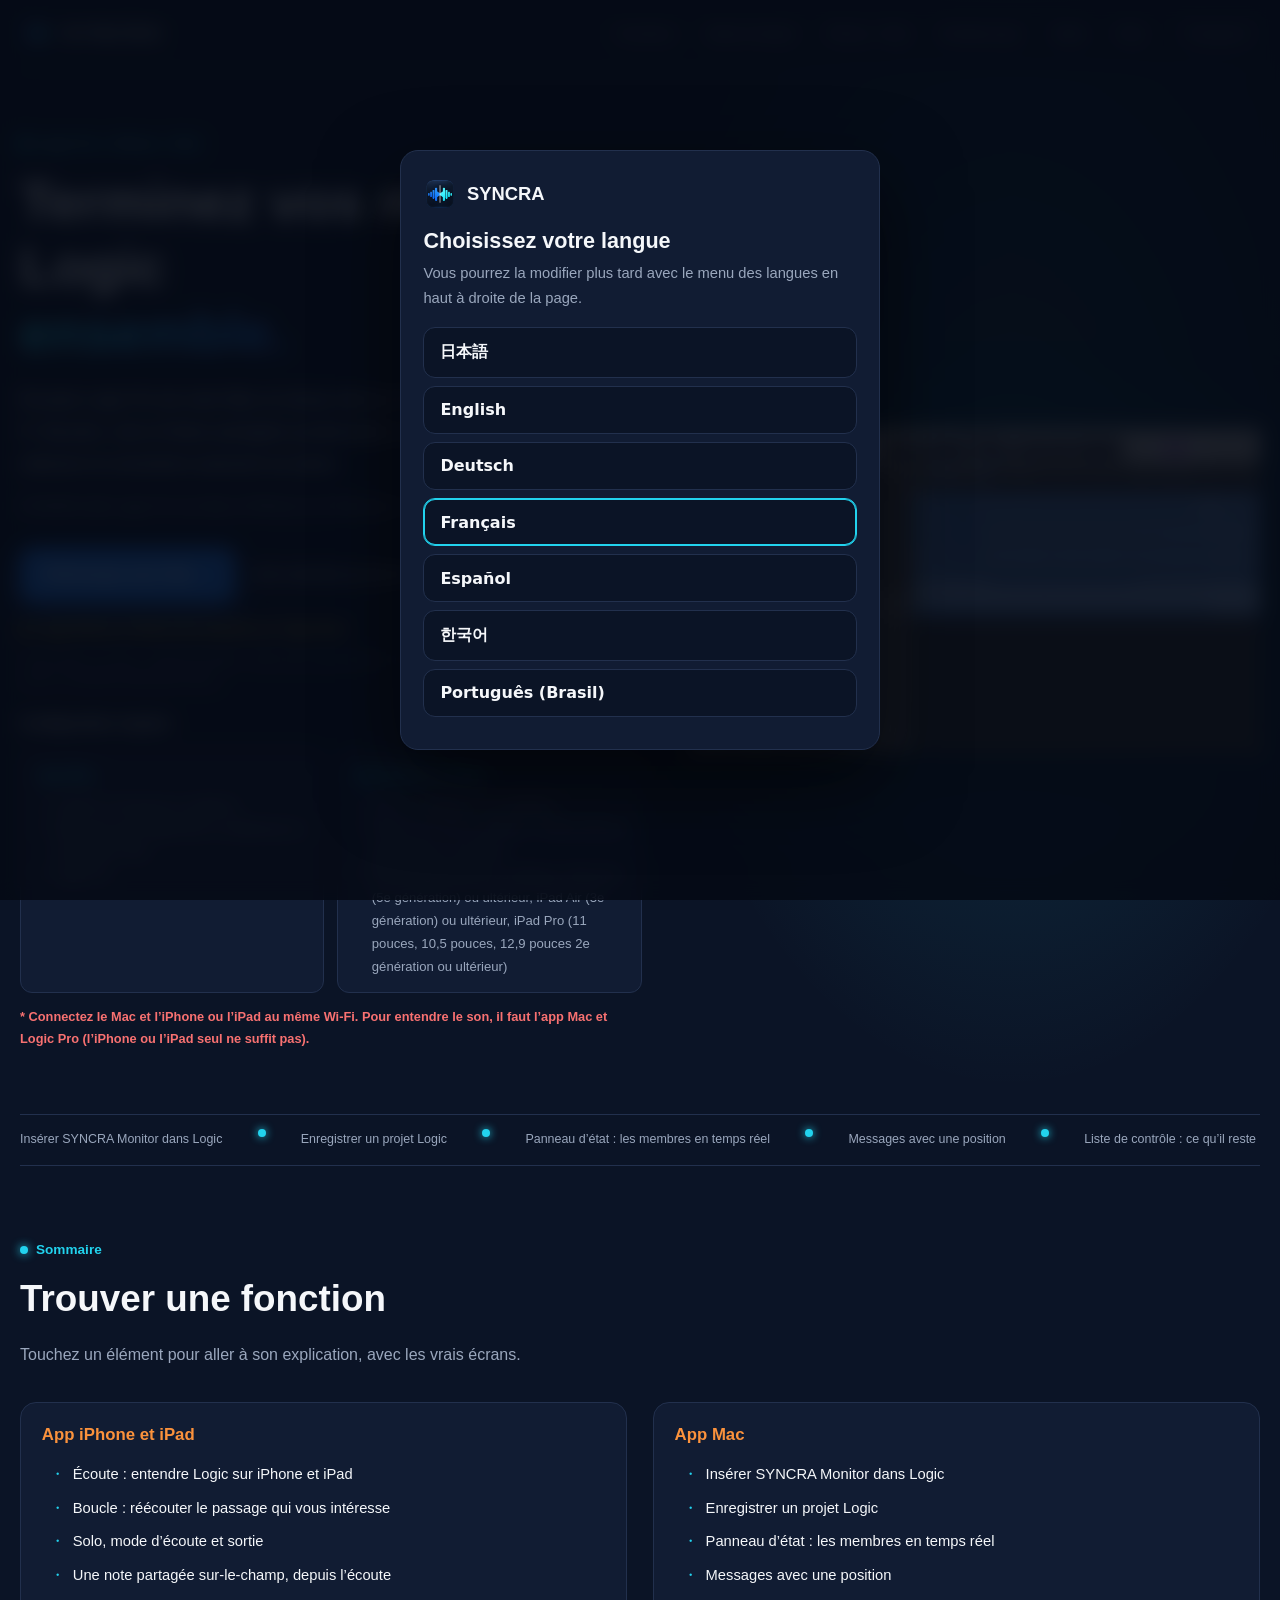
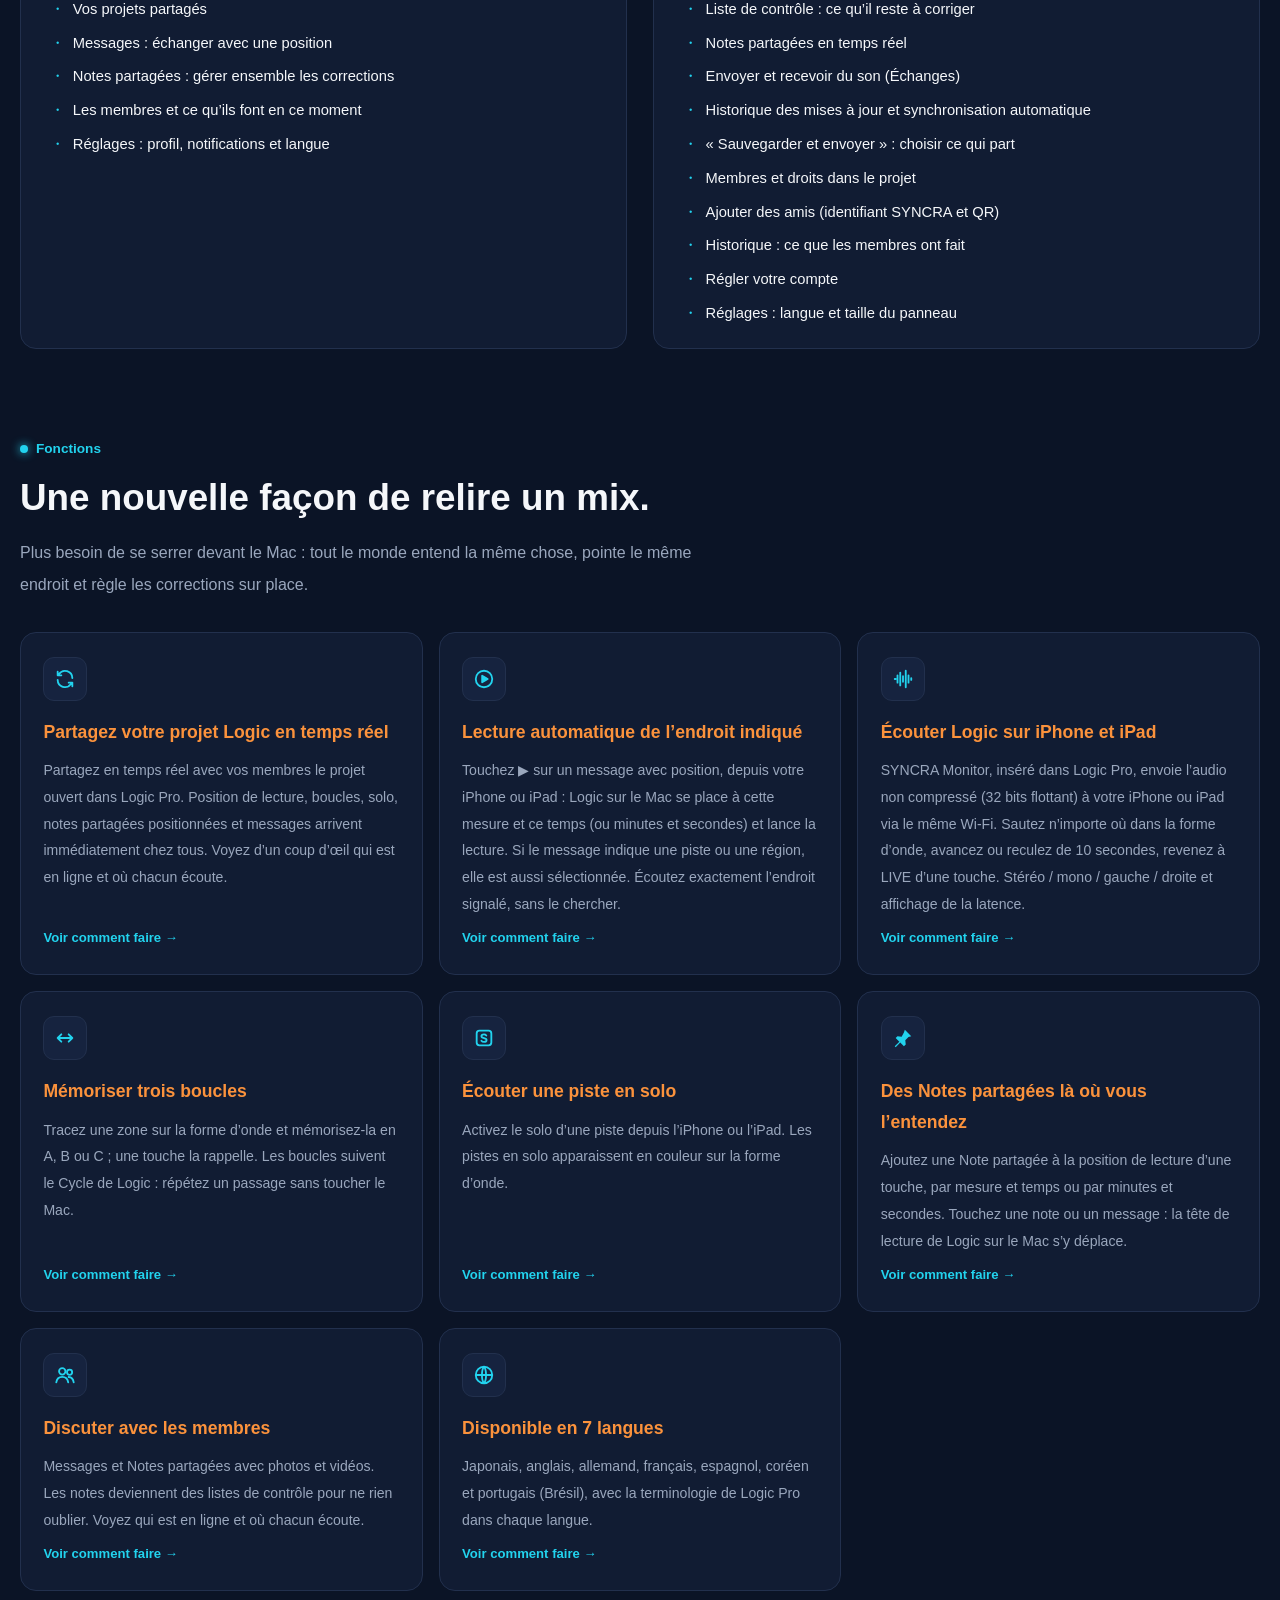
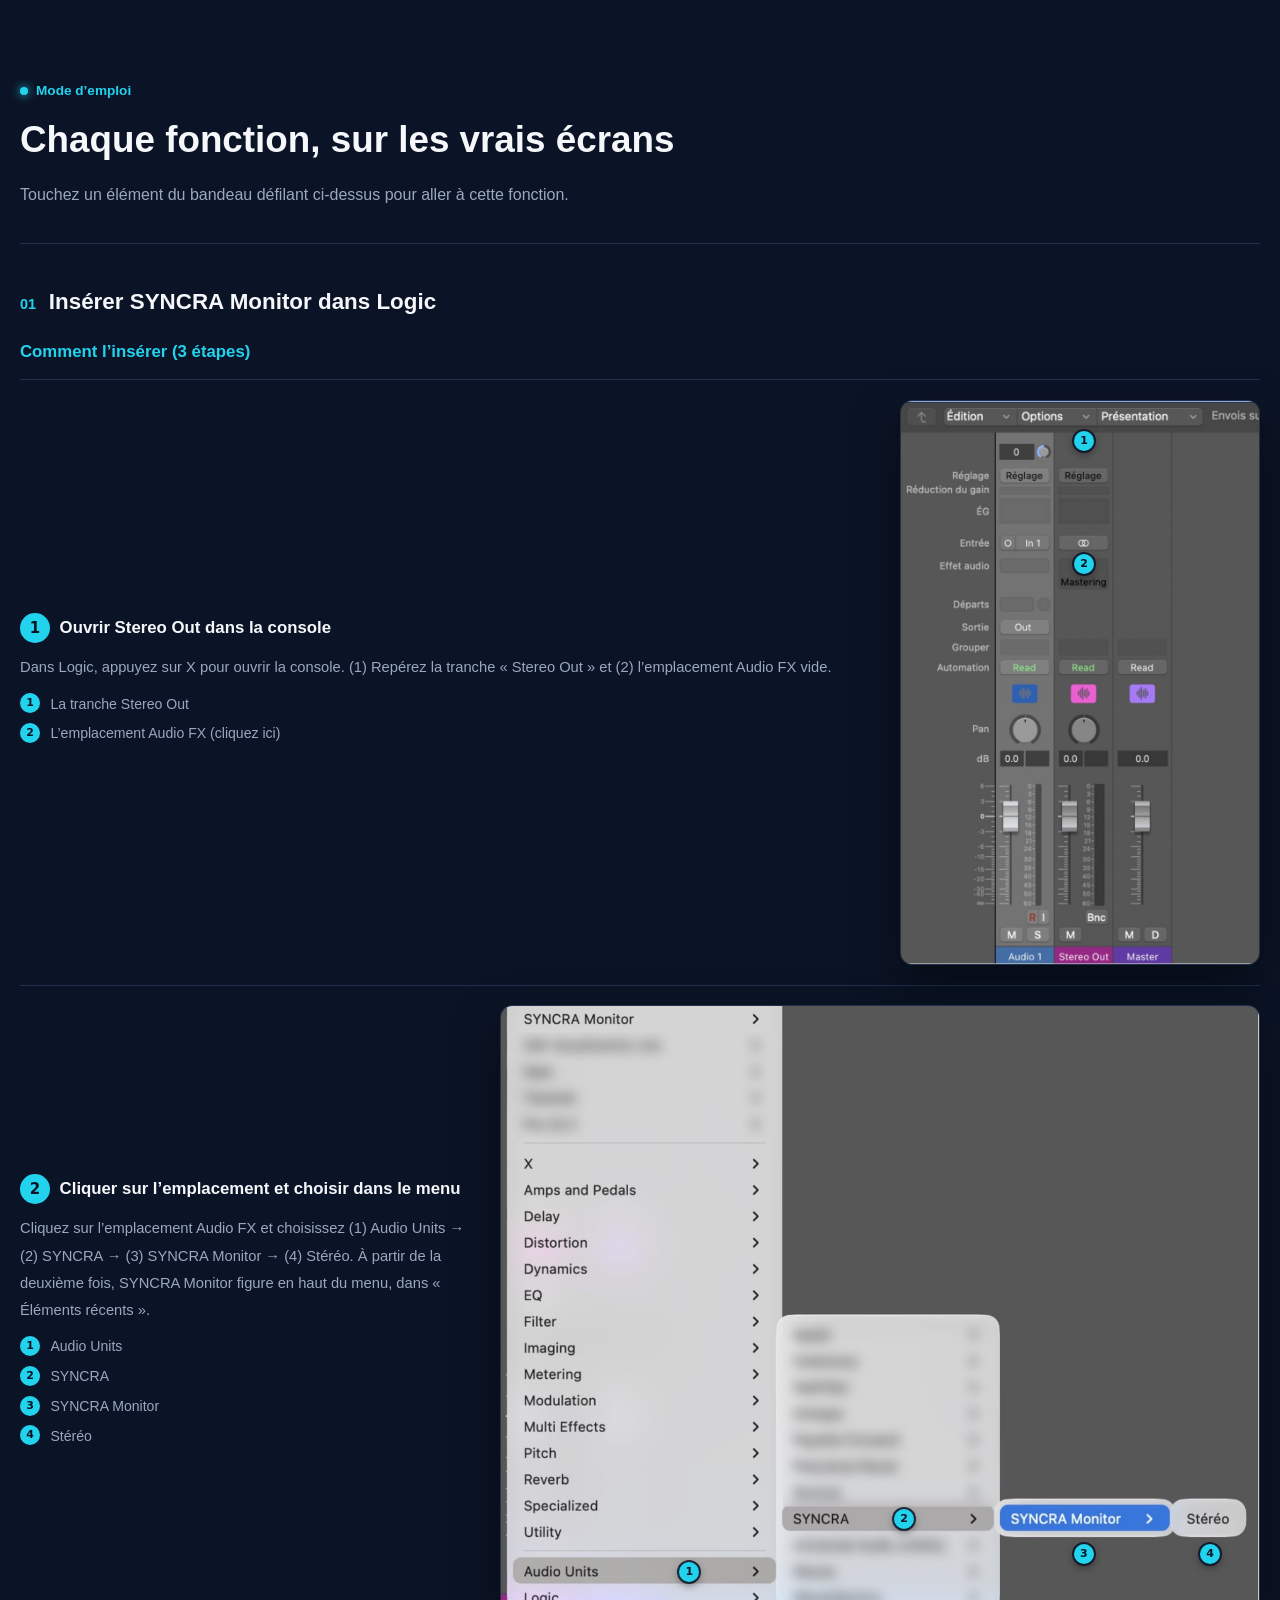
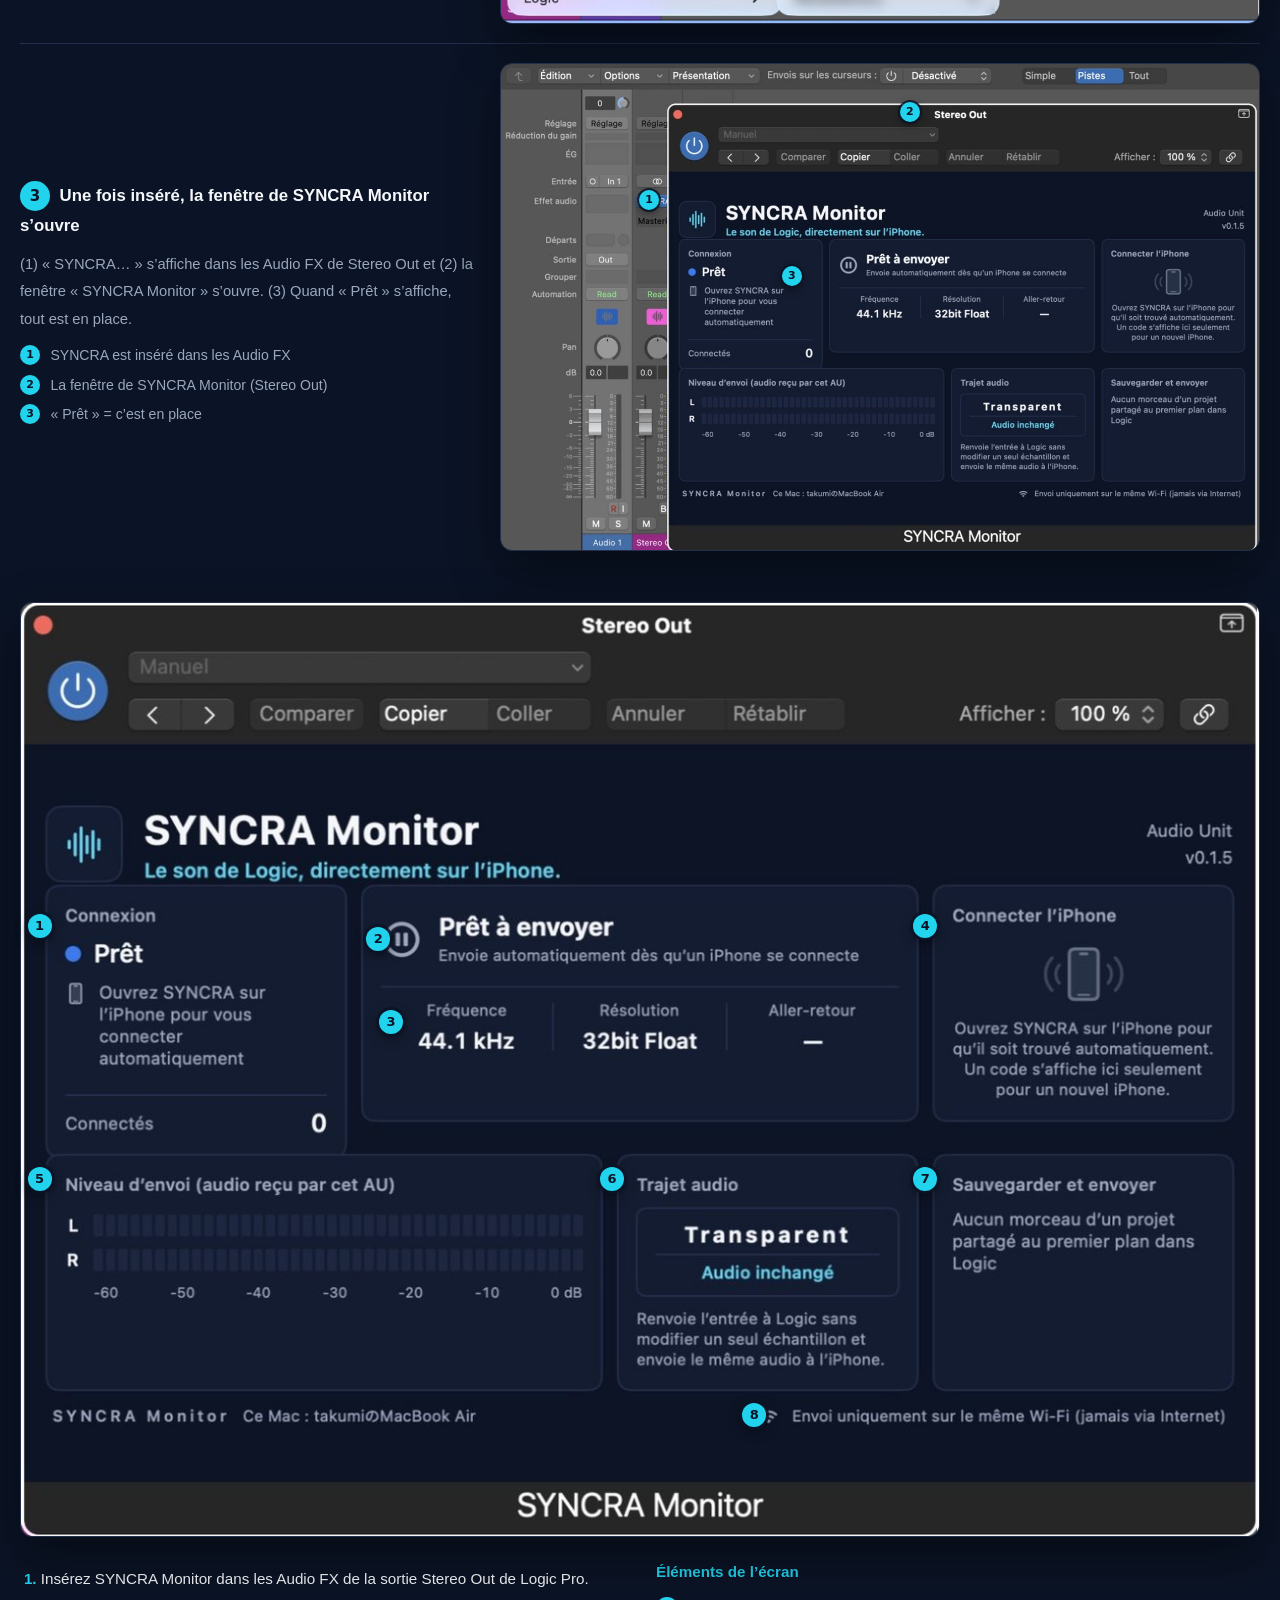
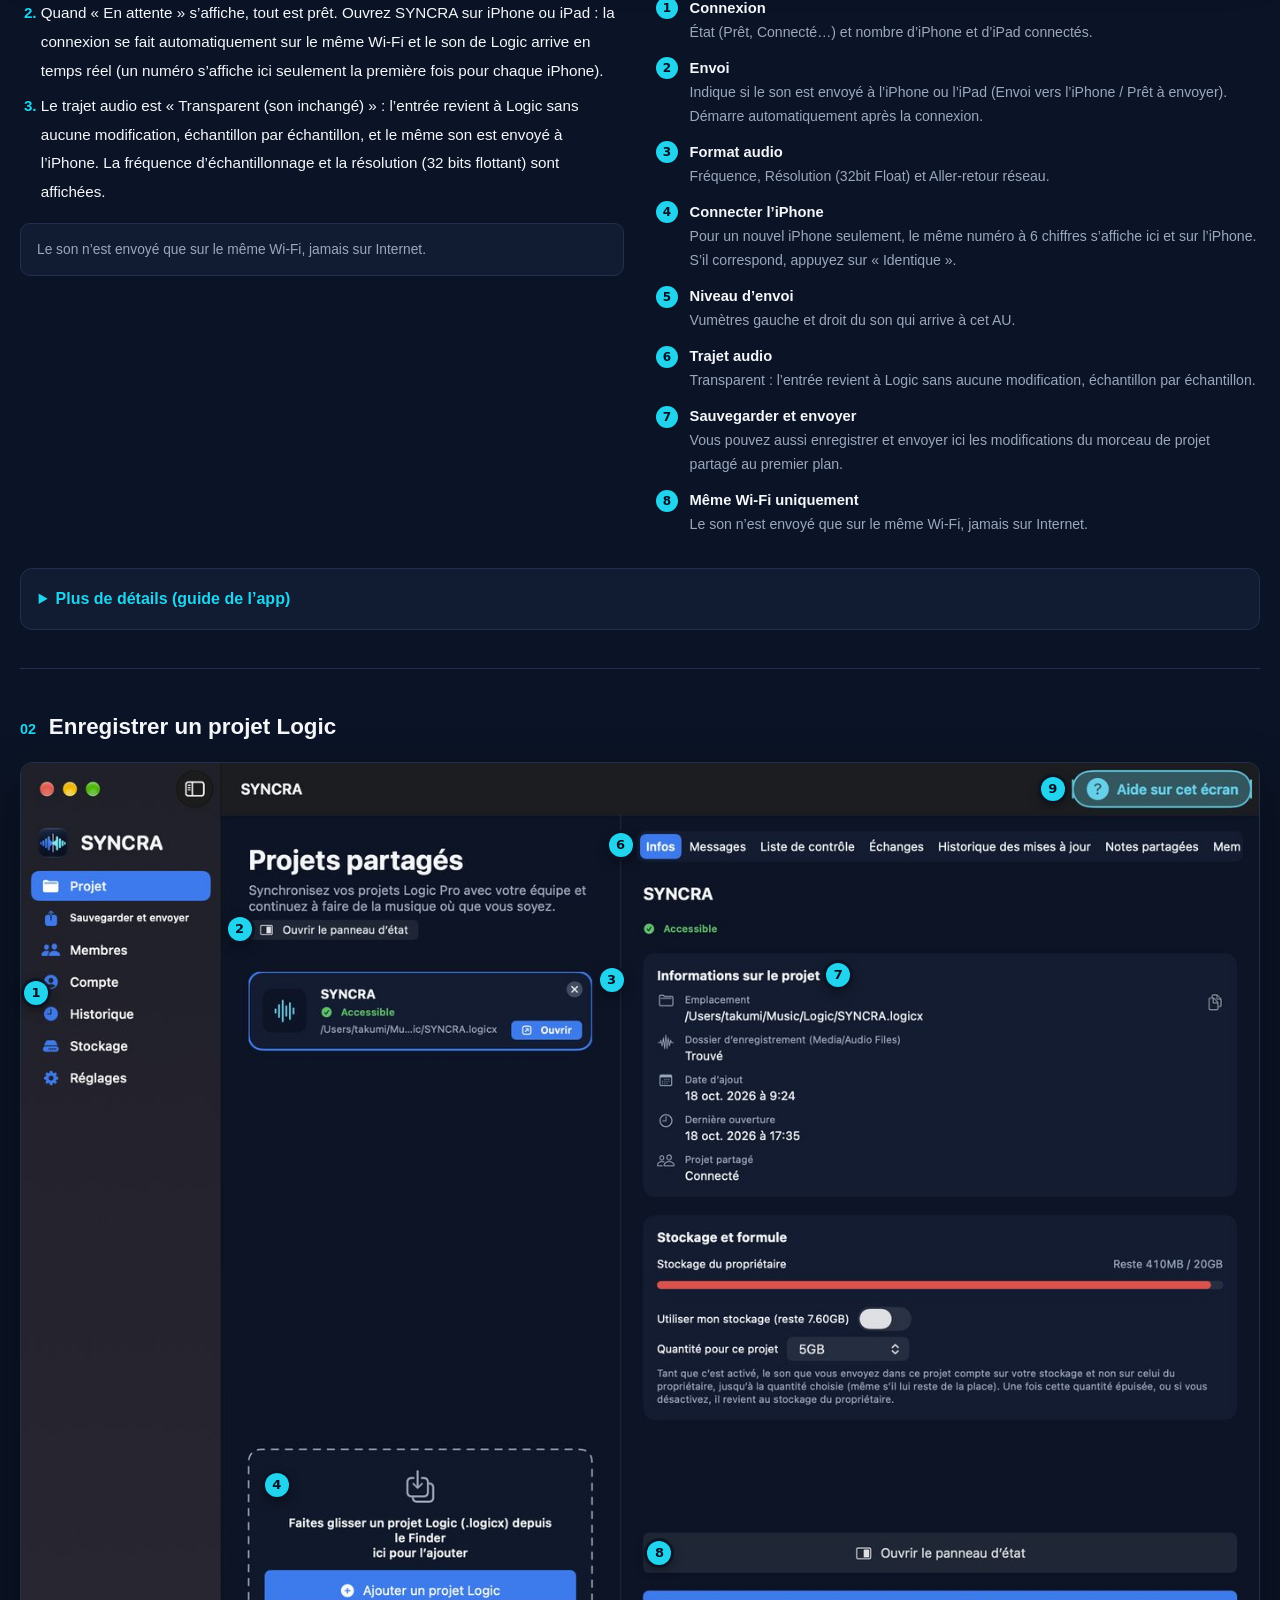
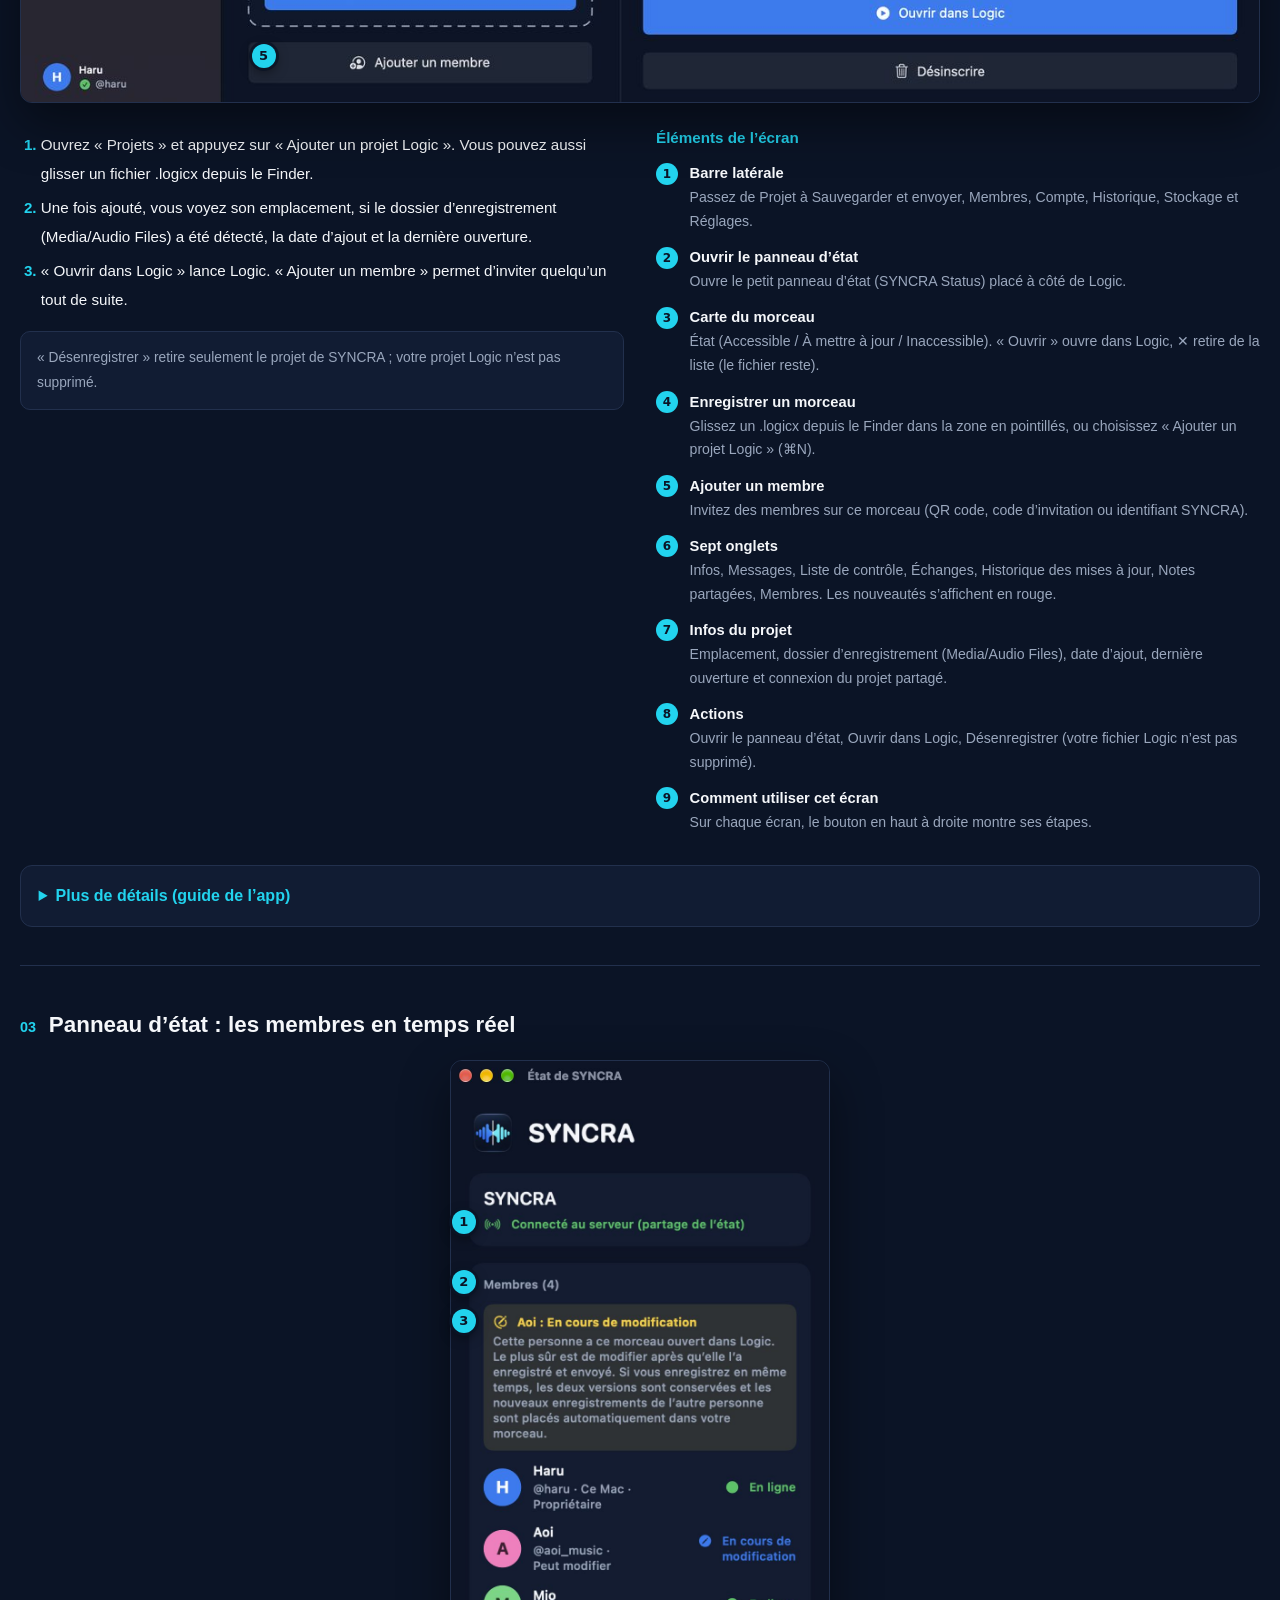
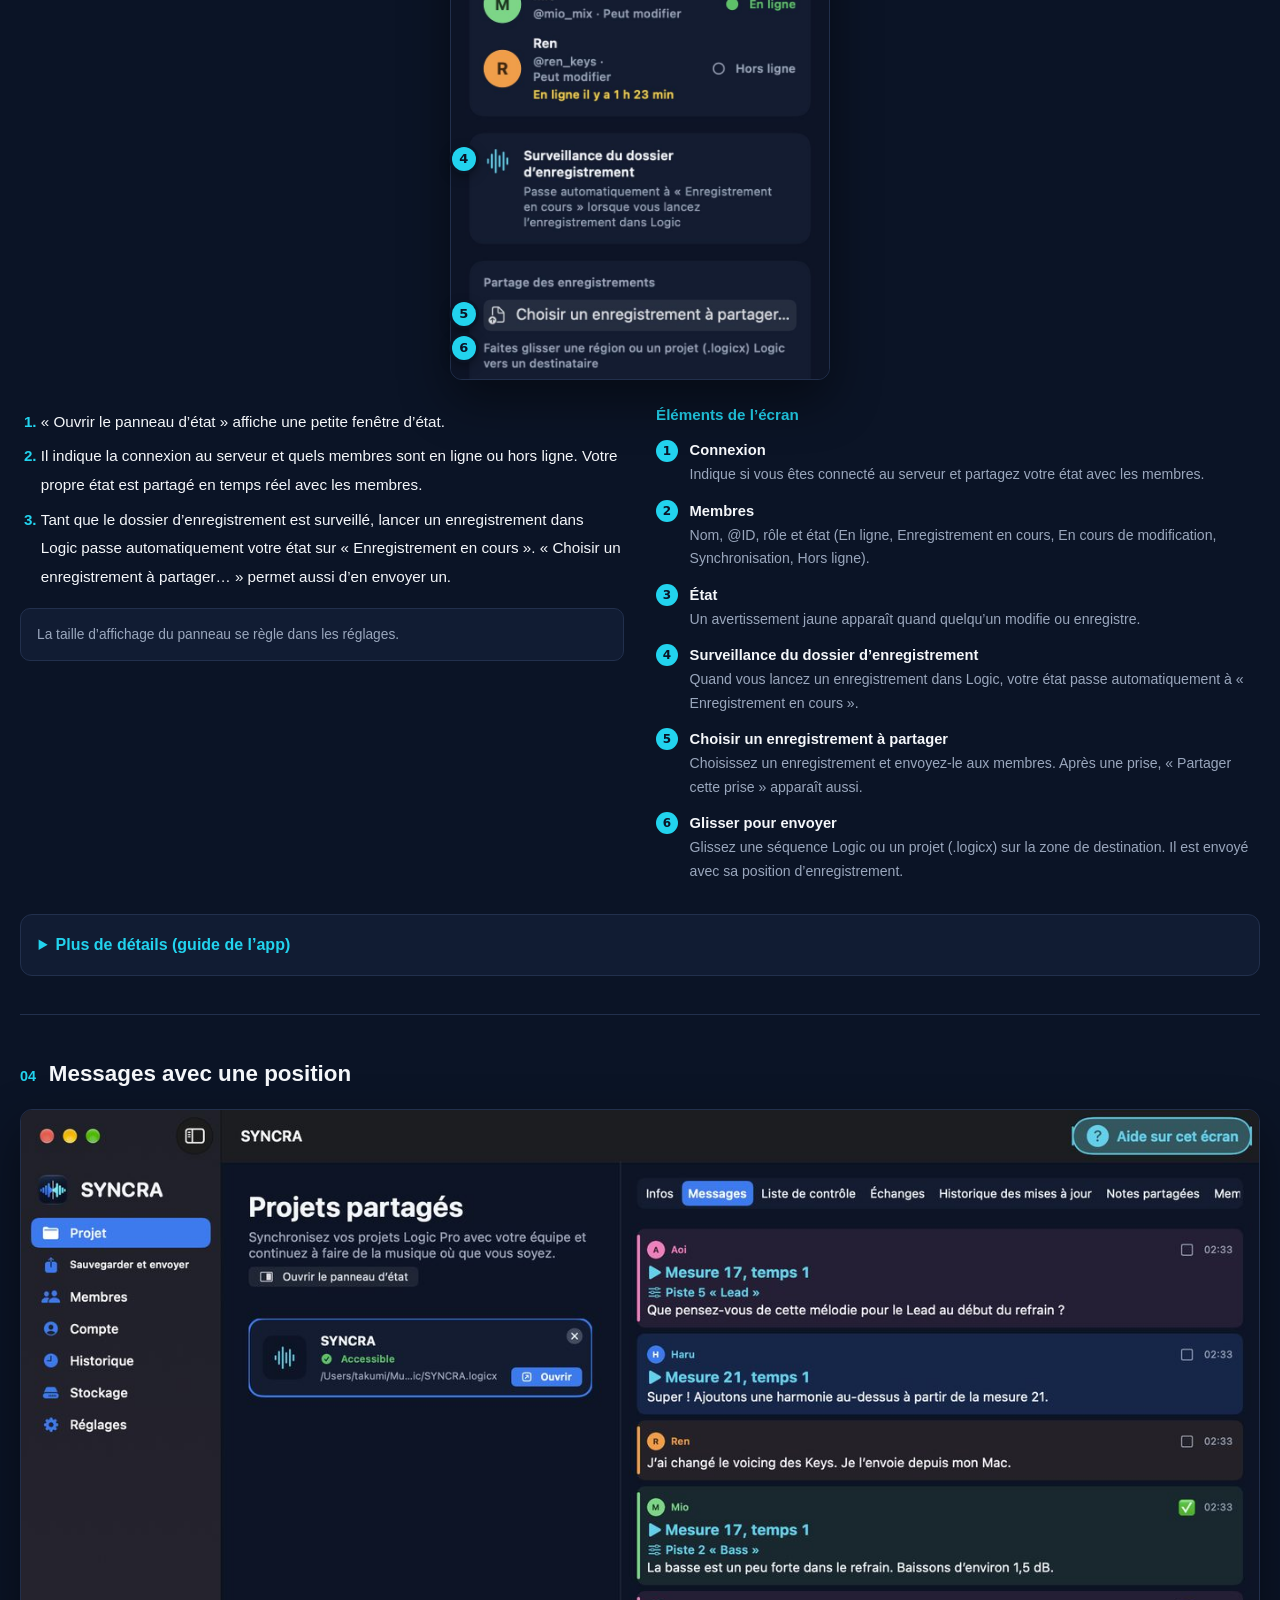
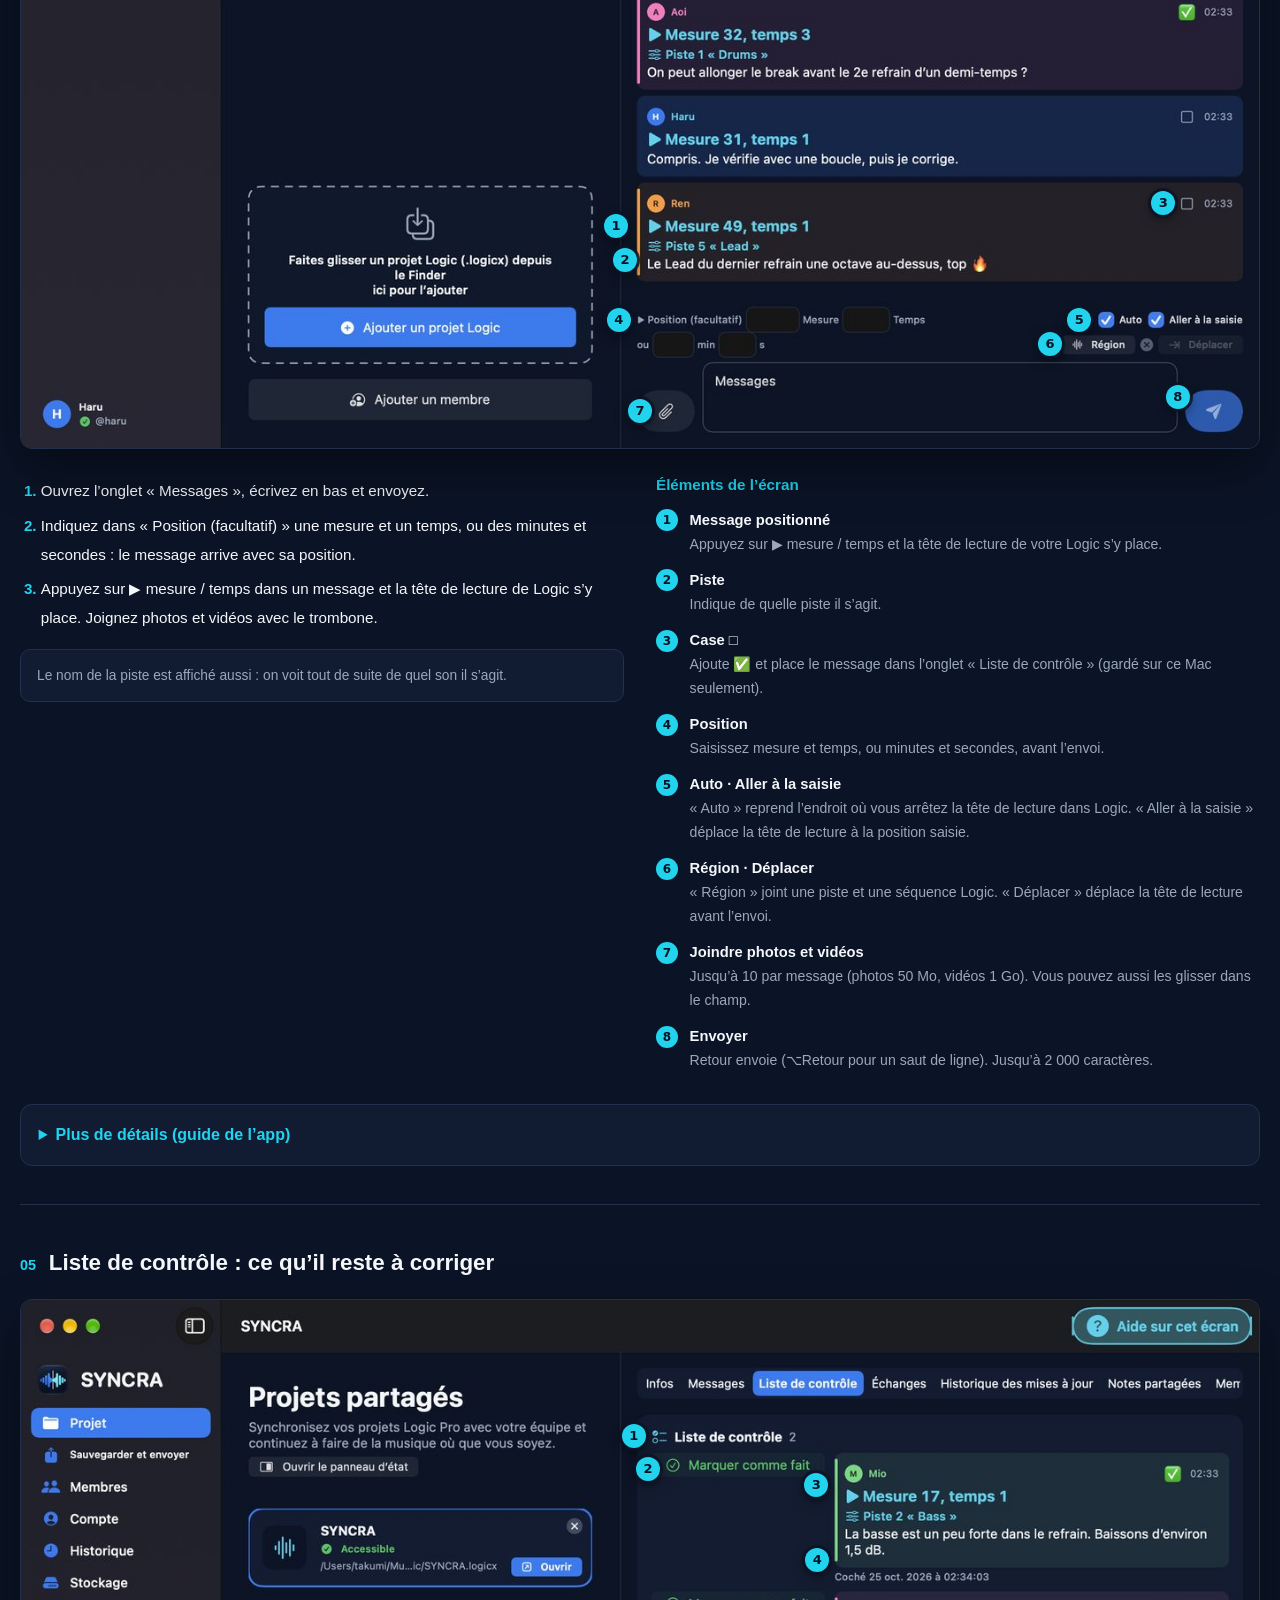
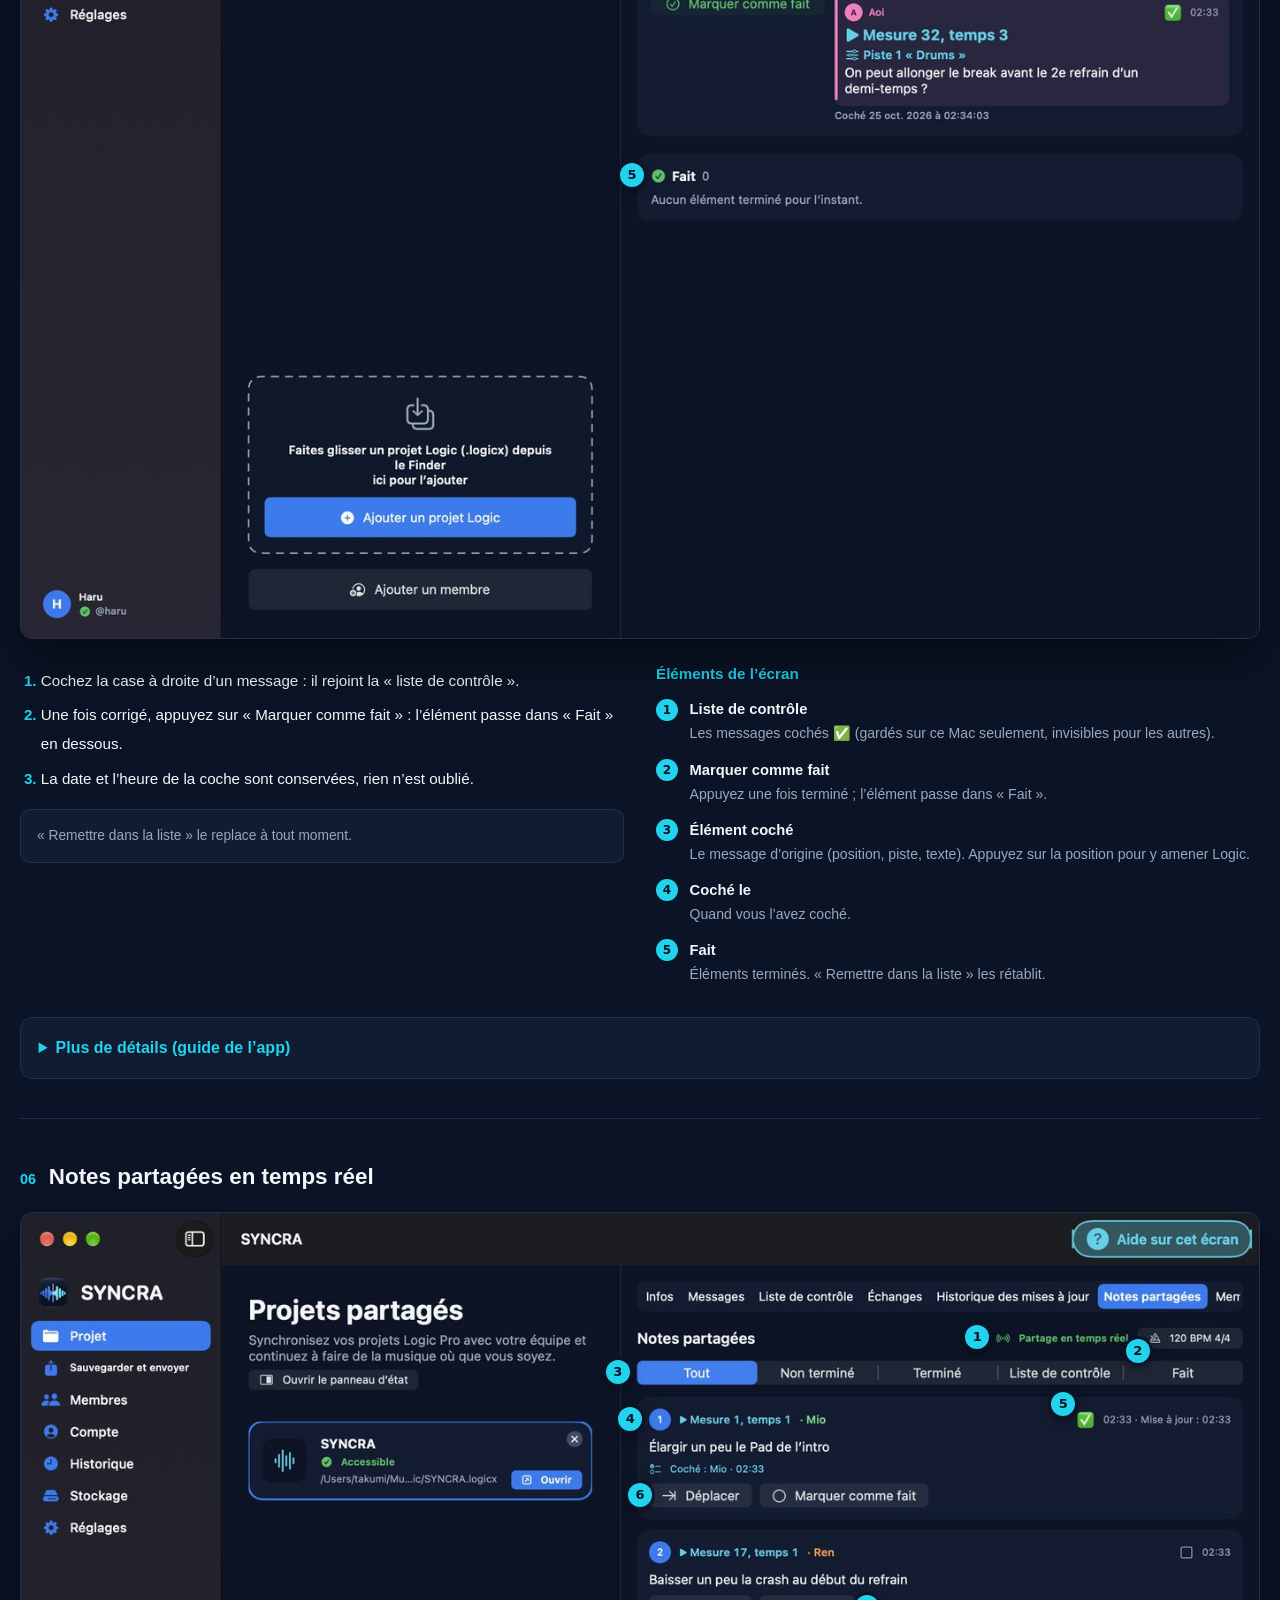
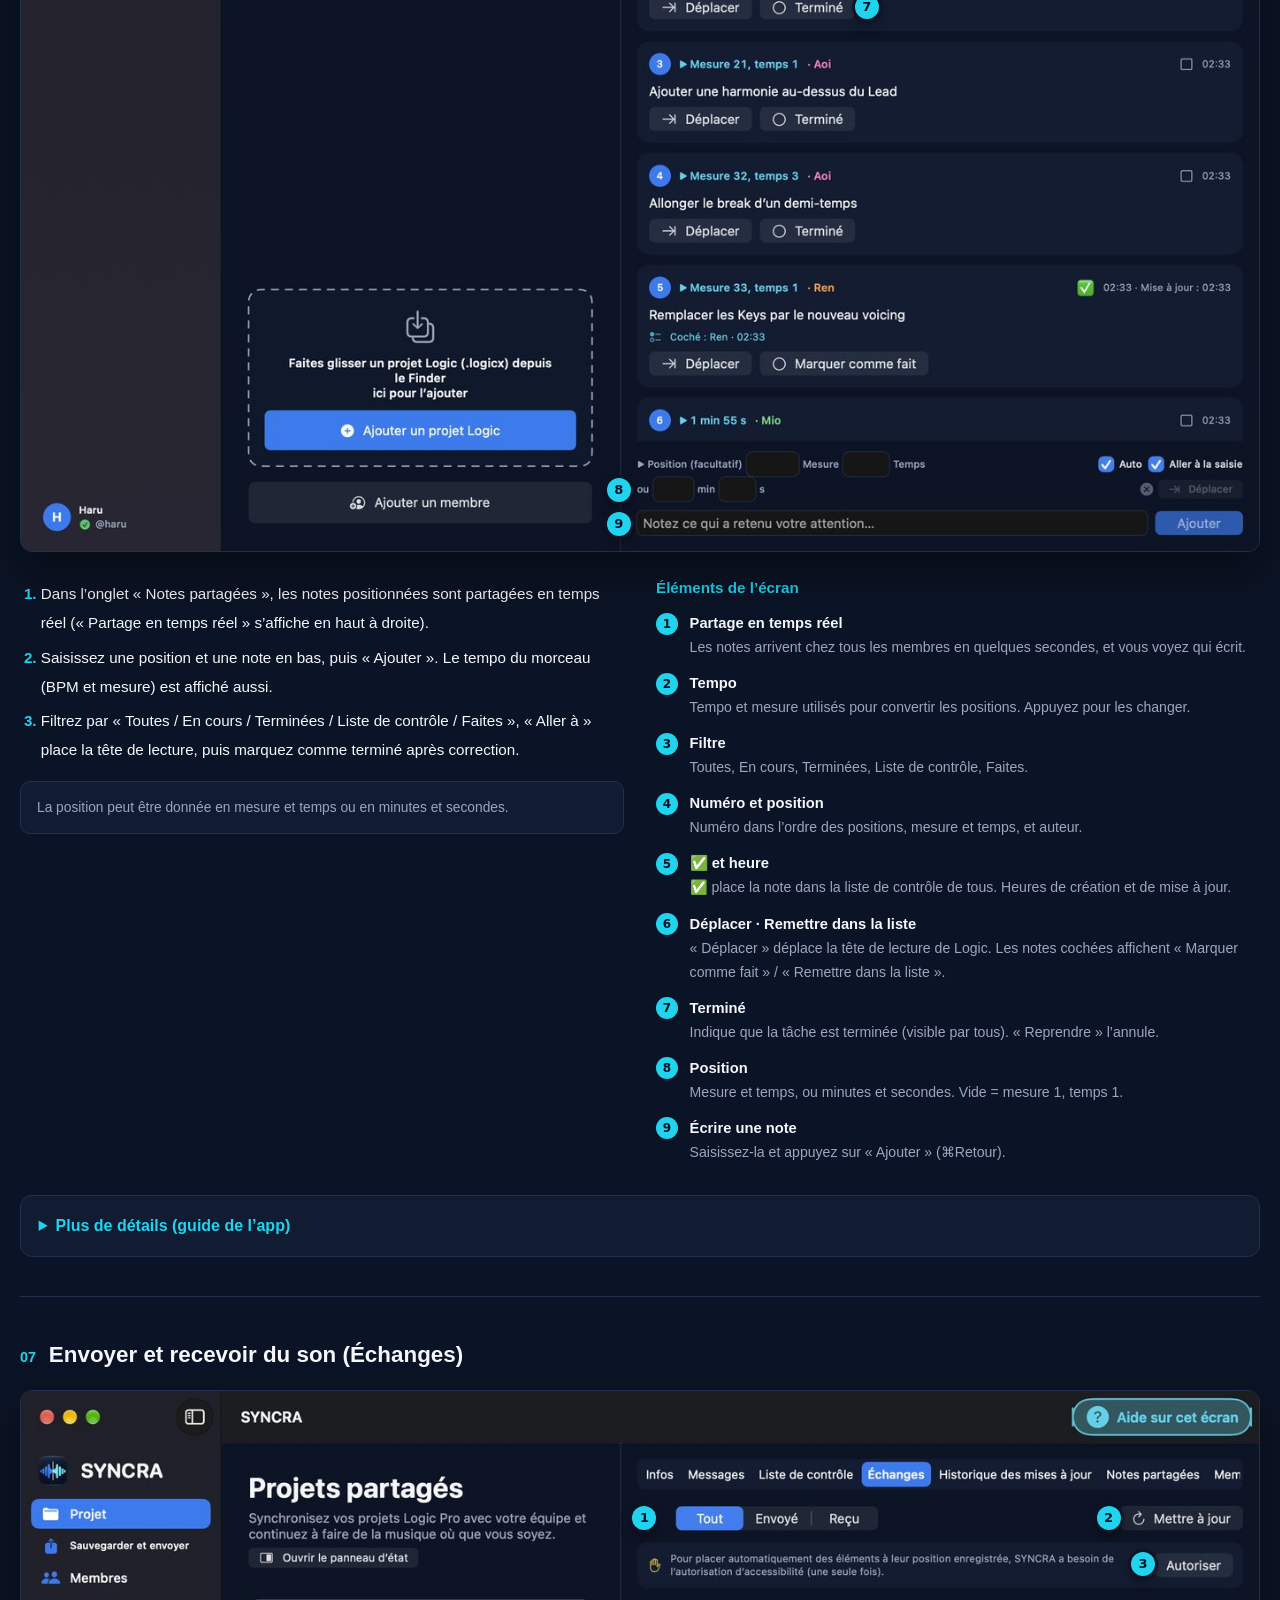
<file: fr/index.html>
<!doctype html><html lang="fr"><head><meta charset="utf-8"><meta name="viewport" content="width=device-width,initial-scale=1"><title>SYNCRA</title><link rel="stylesheet" href="../style.css?v=20261025a"></head><body><main class="home"><link rel="alternate" hreflang="ja" href="https://tak0923.github.io/syncra-site/index.html"><link rel="alternate" hreflang="en" href="https://tak0923.github.io/syncra-site/en/index.html"><link rel="alternate" hreflang="de" href="https://tak0923.github.io/syncra-site/de/index.html"><link rel="alternate" hreflang="fr" href="https://tak0923.github.io/syncra-site/fr/index.html"><link rel="alternate" hreflang="es" href="https://tak0923.github.io/syncra-site/es/index.html"><link rel="alternate" hreflang="ko" href="https://tak0923.github.io/syncra-site/ko/index.html"><link rel="alternate" hreflang="pt-BR" href="https://tak0923.github.io/syncra-site/pt-BR/index.html"><script>document.documentElement.classList.add('js');addEventListener('DOMContentLoaded',function(){var e=document.querySelectorAll('.rv');if(!('IntersectionObserver'in window)){e.forEach(function(x){x.classList.add('in')});return}var o=new IntersectionObserver(function(es){es.forEach(function(x){if(x.isIntersecting){x.target.classList.add('in');o.unobserve(x.target)}})},{threshold:.1});e.forEach(function(x){o.observe(x)});var s=document.querySelector('.shots');if(s&&!matchMedia('(prefers-reduced-motion: reduce)').matches){var im=[].slice.call(s.querySelectorAll('img')),cur=0,last=-1;function pick(){var n;do{n=Math.floor(Math.random()*im.length)}while(im.length>1&&(n===cur||n===last));return n}setInterval(function(){var n=pick();im[cur].classList.remove('on');im[n].classList.add('on');last=cur;cur=n},5000)}document.querySelectorAll('.annw').forEach(function(w){if(w.scrollWidth<=w.clientWidth)return;var p=w.querySelectorAll('.pin'),t=0;p.forEach(function(x){t+=parseFloat(x.style.left)});if(!p.length)return;var c=t/p.length/100*w.scrollWidth;w.scrollLeft=Math.max(0,c-w.clientWidth/2)})});</script><header class="hdr"><a class="logo" href="#top"><img src="../img/icon.png" alt="" width="34" height="34">SYNCRA</a>
<nav><a href="#features" class=hm>Fonctions</a><a href="#usage">Mode d’emploi</a><a href="#mobile" class=hm>iPhone · iPad</a><a href="#how">Premiers pas</a><a href="#pricing" class=hm>Tarifs</a><a href="#faq">FAQ</a><details class="lang"><summary>Français ▾</summary><ul><li><a href="../index.html" class="" hreflang="ja">日本語</a></li><li><a href="../en/index.html" class="" hreflang="en">English</a></li><li><a href="../de/index.html" class="" hreflang="de">Deutsch</a></li><li><a href="../fr/index.html" class="on" hreflang="fr">Français</a></li><li><a href="../es/index.html" class="" hreflang="es">Español</a></li><li><a href="../ko/index.html" class="" hreflang="ko">한국어</a></li><li><a href="../pt-BR/index.html" class="" hreflang="pt-BR">Português (BR)</a></li></ul></details></nav></header>
<section class="hero" id="top"><div class="rv in"><p class="kicker">Logic Pro × iPhone · iPad</p><h1>Terminez vos morceaux Logic<br><span class="hl">ensemble.</span></h1>
<p class="lead">Écoutez Logic Pro de votre Mac en temps réel sur iPhone et iPad via le même Wi-Fi. Boucles, solo et Notes partagées positionnées sont partagés en temps réel : relecture et corrections avancent sur place.</p><p class="note2">SYNCRA relie Logic Pro sur Mac à l’iPhone et à l’iPad pour créer de la musique ensemble.</p><div class="ctas"><a class="b1" href="../download/SYNCRA-0.1.8-10.zip">Télécharger pour Mac <span>↓</span></a><a class="b2" href="#how">Voir comment ça marche</a></div><p class="dot">L’app iPhone et iPad arrive bientôt sur l’App Store</p><p class="hash">Version Mac 0.1.8 (10) · notariée par Apple · mises à jour automatiques / SHA-256 757c37cf8b6f317781e526c8236876216cd21c77a262f0041489aea85270f01d</p><div class="req" id="req"><p class="rqh">Configuration requise</p><div class="rq"><h4>App Mac</h4><ul><li>macOS 14 Sonoma ou ultérieur</li><li>Mac avec puce Apple (M1 ou ultérieure) ou processeur Intel</li><li>Logic Pro</li></ul></div><div class="rq"><h4>App iPhone et iPad</h4><ul><li>iOS 17 / iPadOS 17 ou ultérieur</li><li>iPhone XS, XR ou ultérieur ; iPhone SE (2e génération) ou ultérieur</li><li>iPad (6e génération) ou ultérieur, iPad mini (5e génération) ou ultérieur, iPad Air (3e génération) ou ultérieur, iPad Pro (11 pouces, 10,5 pouces, 12,9 pouces 2e génération ou ultérieur)</li></ul></div><p class="rqn">* Connectez le Mac et l’iPhone ou l’iPad au même Wi-Fi. Pour entendre le son, il faut l’app Mac et Logic Pro (l’iPhone ou l’iPad seul ne suffit pas).</p></div></div>
<div class="shots rv in"><img src="../img/m_logic_fr.jpg" width="1400" height="796" alt="" class="on"><img src="../img/m_monitor_fr.jpg" width="1263" height="952" alt="" class="" loading=lazy><img src="../img/m_messages_fr.jpg" width="1400" height="1061" alt="" class="" loading=lazy><img src="../img/m_notes_fr.jpg" width="1400" height="1061" alt="" class="" loading=lazy><img src="../img/m_members_fr.jpg" width="1400" height="1061" alt="" class="" loading=lazy><img src="../img/m_history_fr.jpg" width="1400" height="1061" alt="" class="" loading=lazy><img src="../img/m_info_fr.jpg" width="1400" height="1061" alt="" class="" loading=lazy></div></section>
<div class="strip"><div class="t"><a href="#u1">Insérer SYNCRA Monitor dans Logic</a><i></i><a href="#u2">Enregistrer un projet Logic</a><i></i><a href="#u3">Panneau d’état : les membres en temps réel</a><i></i><a href="#u4">Messages avec une position</a><i></i><a href="#u5">Liste de contrôle : ce qu’il reste à corriger</a><i></i><a href="#u6">Notes partagées en temps réel</a><i></i><a href="#u7">Envoyer et recevoir du son (Échanges)</a><i></i><a href="#u8">Historique des mises à jour et synchronisation automatique</a><i></i><a href="#u9">« Sauvegarder et envoyer » : choisir ce qui part</a><i></i><a href="#u10">Membres et droits dans le projet</a><i></i><a href="#u11">Ajouter des amis (identifiant SYNCRA et QR)</a><i></i><a href="#u12">Historique : ce que les membres ont fait</a><i></i><a href="#u13">Régler votre compte</a><i></i><a href="#u14">Réglages : langue et taille du panneau</a><i></i><a href="#u1">Insérer SYNCRA Monitor dans Logic</a><i></i><a href="#u2">Enregistrer un projet Logic</a><i></i><a href="#u3">Panneau d’état : les membres en temps réel</a><i></i><a href="#u4">Messages avec une position</a><i></i><a href="#u5">Liste de contrôle : ce qu’il reste à corriger</a><i></i><a href="#u6">Notes partagées en temps réel</a><i></i><a href="#u7">Envoyer et recevoir du son (Échanges)</a><i></i><a href="#u8">Historique des mises à jour et synchronisation automatique</a><i></i><a href="#u9">« Sauvegarder et envoyer » : choisir ce qui part</a><i></i><a href="#u10">Membres et droits dans le projet</a><i></i><a href="#u11">Ajouter des amis (identifiant SYNCRA et QR)</a><i></i><a href="#u12">Historique : ce que les membres ont fait</a><i></i><a href="#u13">Régler votre compte</a><i></i><a href="#u14">Réglages : langue et taille du panneau</a><i></i></div></div>
<section class="sec ftoc" id="toc"><p class="kicker rv">Sommaire</p><h2 class="rv">Trouver une fonction</h2><p class="desc rv">Touchez un élément pour aller à son explication, avec les vrais écrans.</p><div class="cols"><div class="col rv"><h3>App iPhone et iPad</h3><ul><li><a class="ft" href="#i1"><span>Écoute : entendre Logic sur iPhone et iPad</span></a></li><li><a class="ft" href="#i2"><span>Boucle : réécouter le passage qui vous intéresse</span></a></li><li><a class="ft" href="#i3"><span>Solo, mode d’écoute et sortie</span></a></li><li><a class="ft" href="#i4"><span>Une note partagée sur-le-champ, depuis l’écoute</span></a></li><li><a class="ft" href="#i5"><span>Vos projets partagés</span></a></li><li><a class="ft" href="#i6"><span>Messages : échanger avec une position</span></a></li><li><a class="ft" href="#i7"><span>Notes partagées : gérer ensemble les corrections</span></a></li><li><a class="ft" href="#i8"><span>Les membres et ce qu’ils font en ce moment</span></a></li><li><a class="ft" href="#i9"><span>Réglages : profil, notifications et langue</span></a></li></ul></div><div class="col rv"><h3>App Mac</h3><ul><li><a class="ft" href="#u1"><span>Insérer SYNCRA Monitor dans Logic</span></a></li><li><a class="ft" href="#u2"><span>Enregistrer un projet Logic</span></a></li><li><a class="ft" href="#u3"><span>Panneau d’état : les membres en temps réel</span></a></li><li><a class="ft" href="#u4"><span>Messages avec une position</span></a></li><li><a class="ft" href="#u5"><span>Liste de contrôle : ce qu’il reste à corriger</span></a></li><li><a class="ft" href="#u6"><span>Notes partagées en temps réel</span></a></li><li><a class="ft" href="#u7"><span>Envoyer et recevoir du son (Échanges)</span></a></li><li><a class="ft" href="#u8"><span>Historique des mises à jour et synchronisation automatique</span></a></li><li><a class="ft" href="#u9"><span>« Sauvegarder et envoyer » : choisir ce qui part</span></a></li><li><a class="ft" href="#u10"><span>Membres et droits dans le projet</span></a></li><li><a class="ft" href="#u11"><span>Ajouter des amis (identifiant SYNCRA et QR)</span></a></li><li><a class="ft" href="#u12"><span>Historique : ce que les membres ont fait</span></a></li><li><a class="ft" href="#u13"><span>Régler votre compte</span></a></li><li><a class="ft" href="#u14"><span>Réglages : langue et taille du panneau</span></a></li></ul></div></div></section><section class="sec" id="features"><p class="kicker rv">Fonctions</p><h2 class="rv">Une nouvelle façon de relire un mix.</h2><p class="desc rv">Plus besoin de se serrer devant le Mac : tout le monde entend la même chose, pointe le même endroit et règle les corrections sur place.</p><div class="cards"><a class="fc rv" href="#u8"><div class="ic"><svg viewBox="0 0 24 24" fill="none" stroke="currentColor" stroke-width="2" stroke-linecap="round" stroke-linejoin="round"><path d="M20 11a8 8 0 0 0-14.5-4.5L4 8M4 4v4h4M4 13a8 8 0 0 0 14.5 4.5L20 16M20 20v-4h-4"/></svg></div><h3>Partagez votre projet Logic en temps réel</h3><p>Partagez en temps réel avec vos membres le projet ouvert dans Logic Pro. Position de lecture, boucles, solo, notes partagées positionnées et messages arrivent immédiatement chez tous. Voyez d’un coup d’œil qui est en ligne et où chacun écoute.</p><span class="go">Voir comment faire →</span></a><a class="fc rv" href="#i6"><div class="ic"><svg viewBox="0 0 24 24" fill="none" stroke="currentColor" stroke-width="2" stroke-linejoin="round"><circle cx="12" cy="12" r="9"/><path d="M10 8.5v7l6-3.5z" fill="currentColor"/></svg></div><h3>Lecture automatique de l’endroit indiqué</h3><p>Touchez ▶ sur un message avec position, depuis votre iPhone ou iPad : Logic sur le Mac se place à cette mesure et ce temps (ou minutes et secondes) et lance la lecture. Si le message indique une piste ou une région, elle est aussi sélectionnée. Écoutez exactement l’endroit signalé, sans le chercher.</p><span class="go">Voir comment faire →</span></a><a class="fc rv" href="#i1"><div class="ic"><svg viewBox="0 0 24 24" fill="none" stroke="currentColor" stroke-width="2" stroke-linecap="round"><path d="M3 12h1M6 8v8M9 5v14M12 9v6M15 3v18M18 8v8M21 11v2"/></svg></div><h3>Écouter Logic sur iPhone et iPad</h3><p>SYNCRA Monitor, inséré dans Logic Pro, envoie l’audio non compressé (32 bits flottant) à votre iPhone ou iPad via le même Wi-Fi. Sautez n’importe où dans la forme d’onde, avancez ou reculez de 10 secondes, revenez à LIVE d’une touche. Stéréo / mono / gauche / droite et affichage de la latence.</p><span class="go">Voir comment faire →</span></a><a class="fc rv" href="#i2"><div class="ic"><svg viewBox="0 0 24 24" fill="none" stroke="currentColor" stroke-width="2" stroke-linecap="round" stroke-linejoin="round"><path d="M4 12h16M8 8l-4 4 4 4M16 8l4 4-4 4"/></svg></div><h3>Mémoriser trois boucles</h3><p>Tracez une zone sur la forme d’onde et mémorisez-la en A, B ou C ; une touche la rappelle. Les boucles suivent le Cycle de Logic : répétez un passage sans toucher le Mac.</p><span class="go">Voir comment faire →</span></a><a class="fc rv" href="#i3"><div class="ic"><svg viewBox="0 0 24 24" fill="none" stroke="currentColor" stroke-width="2"><rect x="4" y="4" width="16" height="16" rx="3"/><path d="M14.5 9.2c-.6-.8-1.5-1.2-2.5-1.2-1.7 0-2.8.9-2.8 2.1 0 2.8 5.6 1.4 5.6 4.1 0 1.3-1.2 2.1-2.8 2.1-1.2 0-2.2-.5-2.8-1.4" stroke-linecap="round"/></svg></div><h3>Écouter une piste en solo</h3><p>Activez le solo d’une piste depuis l’iPhone ou l’iPad. Les pistes en solo apparaissent en couleur sur la forme d’onde.</p><span class="go">Voir comment faire →</span></a><a class="fc rv" href="#i4"><div class="ic"><svg viewBox="0 0 24 24" fill="currentColor"><path d="M14 3l7 7-3 1-3.5 3.5.5 4.5-2 2-4-4-5 5-1-1 5-5-4-4 2-2 4.5.5L13 6z"/></svg></div><h3>Des Notes partagées là où vous l’entendez</h3><p>Ajoutez une Note partagée à la position de lecture d’une touche, par mesure et temps ou par minutes et secondes. Touchez une note ou un message : la tête de lecture de Logic sur le Mac s’y déplace.</p><span class="go">Voir comment faire →</span></a><a class="fc rv" href="#u4"><div class="ic"><svg viewBox="0 0 24 24" fill="none" stroke="currentColor" stroke-width="2" stroke-linecap="round"><circle cx="9" cy="8" r="3.5"/><path d="M2.5 20c.5-3.5 3-6 6.5-6s6 2.5 6.5 6"/><circle cx="17" cy="9" r="2.8"/><path d="M16 14.2c3 .2 5 2.4 5.5 5.8"/></svg></div><h3>Discuter avec les membres</h3><p>Messages et Notes partagées avec photos et vidéos. Les notes deviennent des listes de contrôle pour ne rien oublier. Voyez qui est en ligne et où chacun écoute.</p><span class="go">Voir comment faire →</span></a><a class="fc rv" href="#u14"><div class="ic"><svg viewBox="0 0 24 24" fill="none" stroke="currentColor" stroke-width="2"><circle cx="12" cy="12" r="9"/><path d="M3 12h18M12 3c3 3.5 3 14.5 0 18M12 3c-3 3.5-3 14.5 0 18"/></svg></div><h3>Disponible en 7 langues</h3><p>Japonais, anglais, allemand, français, espagnol, coréen et portugais (Brésil), avec la terminologie de Logic Pro dans chaque langue.</p><span class="go">Voir comment faire →</span></a></div></section>
<section class="sec" id="usage"><p class="kicker rv">Mode d’emploi</p><h2 class="rv">Chaque fonction, sur les vrais écrans</h2><p class="desc rv">Touchez un élément du bandeau défilant ci-dessus pour aller à cette fonction.</p><article class="use rv" id="u1"><div class="uh"><span class="un">01</span><h3>Insérer SYNCRA Monitor dans Logic</h3></div><div class="ins"><h4>Comment l’insérer (3 étapes)</h4><div class="is tall"><div class="it"><span class="sn">1</span><h5>Ouvrir Stereo Out dans la console</h5><p>Dans Logic, appuyez sur X pour ouvrir la console. (1) Repérez la tranche « Stereo Out » et (2) l’emplacement Audio FX vide.</p><ol class="pl"><li>La tranche Stereo Out</li><li>L’emplacement Audio FX (cliquez ici)</li></ol></div><figure class="ann"><img src="../img/ins1_fr.jpg" width="814" height="1282" alt="" loading="lazy"><span class="pin" style="left:51.11%;top:7.33%">1</span><span class="pin" style="left:51.11%;top:29.10%">2</span></figure></div><div class="is"><div class="it"><span class="sn">2</span><h5>Cliquer sur l’emplacement et choisir dans le menu</h5><p>Cliquez sur l’emplacement Audio FX et choisissez (1) Audio Units → (2) SYNCRA → (3) SYNCRA Monitor → (4) Stéréo. À partir de la deuxième fois, SYNCRA Monitor figure en haut du menu, dans « Éléments récents ».</p><ol class="pl"><li>Audio Units</li><li>SYNCRA</li><li>SYNCRA Monitor</li><li>Stéréo</li></ol></div><figure class="ann"><img src="../img/ins2_fr.jpg" width="1204" height="980" alt="" loading="lazy"><span class="pin" style="left:24.92%;top:91.63%">1</span><span class="pin" style="left:53.16%;top:83.06%">2</span><span class="pin" style="left:76.83%;top:88.78%">3</span><span class="pin" style="left:93.44%;top:88.78%">4</span></figure></div><div class="is"><div class="it"><span class="sn">3</span><h5>Une fois inséré, la fenêtre de SYNCRA Monitor s’ouvre</h5><p>(1) « SYNCRA… » s’affiche dans les Audio FX de Stereo Out et (2) la fenêtre « SYNCRA Monitor » s’ouvre. (3) Quand « Prêt » s’affiche, tout est en place.</p><ol class="pl"><li>SYNCRA est inséré dans les Audio FX</li><li>La fenêtre de SYNCRA Monitor (Stereo Out)</li><li>« Prêt » = c’est en place</li></ol></div><figure class="ann"><img src="../img/ins3_fr.jpg" width="1372" height="879" alt="" loading="lazy"><span class="pin" style="left:19.61%;top:28.10%">1</span><span class="pin" style="left:53.94%;top:10.13%">2</span><span class="pin" style="left:38.41%;top:43.69%">3</span></figure></div></div><div class="annw"><figure class="ann"><img src="../img/m_monitor_fr.jpg" width="1263" height="952" alt="" loading="lazy"><span class="pin" style="left:1.58%;top:34.66%">1</span><span class="pin" style="left:28.90%;top:36.03%">2</span><span class="pin" style="left:29.93%;top:44.96%">3</span><span class="pin" style="left:73.00%;top:34.66%">4</span><span class="pin" style="left:1.58%;top:61.76%">5</span><span class="pin" style="left:47.74%;top:61.76%">6</span><span class="pin" style="left:73.00%;top:61.76%">7</span><span class="pin" style="left:59.22%;top:86.97%">8</span></figure></div><div class="ucols"><div><ol class="steps"><li>Insérez SYNCRA Monitor dans les Audio FX de la sortie Stereo Out de Logic Pro.</li><li>Quand « En attente » s’affiche, tout est prêt. Ouvrez SYNCRA sur iPhone ou iPad : la connexion se fait automatiquement sur le même Wi-Fi et le son de Logic arrive en temps réel (un numéro s’affiche ici seulement la première fois pour chaque iPhone).</li><li>Le trajet audio est « Transparent (son inchangé) » : l’entrée revient à Logic sans aucune modification, échantillon par échantillon, et le même son est envoyé à l’iPhone. La fréquence d’échantillonnage et la résolution (32 bits flottant) sont affichées.</li></ol><p class="tip">Le son n’est envoyé que sur le même Wi-Fi, jamais sur Internet.</p></div><div class="legend"><h4>Éléments de l’écran</h4><ol><li><b>Connexion</b>État (Prêt, Connecté…) et nombre d’iPhone et d’iPad connectés.</li><li><b>Envoi</b>Indique si le son est envoyé à l’iPhone ou l’iPad (Envoi vers l’iPhone / Prêt à envoyer). Démarre automatiquement après la connexion.</li><li><b>Format audio</b>Fréquence, Résolution (32bit Float) et Aller-retour réseau.</li><li><b>Connecter l’iPhone</b>Pour un nouvel iPhone seulement, le même numéro à 6 chiffres s’affiche ici et sur l’iPhone. S’il correspond, appuyez sur « Identique ».</li><li><b>Niveau d’envoi</b>Vumètres gauche et droit du son qui arrive à cet AU.</li><li><b>Trajet audio</b>Transparent : l’entrée revient à Logic sans aucune modification, échantillon par échantillon.</li><li><b>Sauvegarder et envoyer</b>Vous pouvez aussi enregistrer et envoyer ici les modifications du morceau de projet partagé au premier plan.</li><li><b>Même Wi-Fi uniquement</b>Le son n’est envoyé que sur le même Wi-Fi, jamais sur Internet.</li></ol></div></div><details class="more"><summary>Plus de détails (guide de l’app)</summary><div><h5>Préparer le Mac</h5><ol><li>Laissez SYNCRA ouvert.</li><li>Insérez le plug-in « SYNCRA Monitor » sur la tranche de console Stereo Out de Logic (dans un emplacement Audio FX, choisissez « SYNCRA » dans « Audio Units »).</li><li>Si macOS vous demande l’autorisation « Réseau local », autorisez-la (rien n’est envoyé sur Internet).</li></ol><p class="note">SYNCRA Monitor ne modifie jamais le son. Il renvoie à Logic, tel quel, le son reçu en entrée.</p><h5>Se connecter depuis l’iPhone</h5><ol><li>Dans SYNCRA sur l’iPhone, ouvrez l’onglet « Écoute ». Le Mac du même Wi-Fi est trouvé et connecté automatiquement.</li><li>Uniquement pour un Mac utilisé pour la première fois, le même numéro à 6 chiffres s’affiche sur l’iPhone et dans l’écran SYNCRA Monitor du Mac. S’ils sont identiques, cliquez sur « Identique » sur l’écran du Mac. Sinon, cliquez sur « Différent ».</li><li>À partir de la deuxième fois, la connexion se fait automatiquement, sans numéro.</li></ol><h5>Ce que l’écran du Mac permet de vérifier</h5><ul><li>« Connexion » : état « Prêt », « Connecté », etc.</li><li>« Prêt à envoyer » / « Envoi vers l’iPhone » : envoi ou non vers l’iPhone.</li><li>« Connecter l’iPhone » : l’iPhone connecté et le bouton « Déconnecter ».</li><li>« Niveau d’envoi » : vumètres gauche et droit du son reçu par cet AU.</li></ul><p class="caution">La lecture, l’arrêt, le déplacement, la boucle et l’export de la forme d’onde complète depuis l’iPhone exigent que SYNCRA soit lancé sur le Mac et que l’accessibilité soit autorisée. Pendant l’export de la forme d’onde, Logic passe au premier plan et est piloté. Soyez prudent si vous travaillez sur autre chose sur le Mac.</p></div></details></article><article class="use rv" id="u2"><div class="uh"><span class="un">02</span><h3>Enregistrer un projet Logic</h3></div><div class="annw"><figure class="ann"><img src="../img/m_info_fr.jpg" width="1400" height="1061" alt="" loading="lazy"><span class="pin" style="left:1.29%;top:24.51%">1</span><span class="pin" style="left:17.71%;top:17.72%">2</span><span class="pin" style="left:47.71%;top:23.09%">3</span><span class="pin" style="left:20.71%;top:76.81%">4</span><span class="pin" style="left:19.64%;top:95.00%">5</span><span class="pin" style="left:48.43%;top:8.77%">6</span><span class="pin" style="left:66.00%;top:22.62%">7</span><span class="pin" style="left:51.57%;top:84.07%">8</span><span class="pin" style="left:83.29%;top:2.83%">9</span></figure></div><div class="ucols"><div><ol class="steps"><li>Ouvrez « Projets » et appuyez sur « Ajouter un projet Logic ». Vous pouvez aussi glisser un fichier .logicx depuis le Finder.</li><li>Une fois ajouté, vous voyez son emplacement, si le dossier d’enregistrement (Media/Audio Files) a été détecté, la date d’ajout et la dernière ouverture.</li><li>« Ouvrir dans Logic » lance Logic. « Ajouter un membre » permet d’inviter quelqu’un tout de suite.</li></ol><p class="tip">« Désenregistrer » retire seulement le projet de SYNCRA ; votre projet Logic n’est pas supprimé.</p></div><div class="legend"><h4>Éléments de l’écran</h4><ol><li><b>Barre latérale</b>Passez de Projet à Sauvegarder et envoyer, Membres, Compte, Historique, Stockage et Réglages.</li><li><b>Ouvrir le panneau d’état</b>Ouvre le petit panneau d’état (SYNCRA Status) placé à côté de Logic.</li><li><b>Carte du morceau</b>État (Accessible / À mettre à jour / Inaccessible). « Ouvrir » ouvre dans Logic, ✕ retire de la liste (le fichier reste).</li><li><b>Enregistrer un morceau</b>Glissez un .logicx depuis le Finder dans la zone en pointillés, ou choisissez « Ajouter un projet Logic » (⌘N).</li><li><b>Ajouter un membre</b>Invitez des membres sur ce morceau (QR code, code d’invitation ou identifiant SYNCRA).</li><li><b>Sept onglets</b>Infos, Messages, Liste de contrôle, Échanges, Historique des mises à jour, Notes partagées, Membres. Les nouveautés s’affichent en rouge.</li><li><b>Infos du projet</b>Emplacement, dossier d’enregistrement (Media/Audio Files), date d’ajout, dernière ouverture et connexion du projet partagé.</li><li><b>Actions</b>Ouvrir le panneau d’état, Ouvrir dans Logic, Désenregistrer (votre fichier Logic n’est pas supprimé).</li><li><b>Comment utiliser cet écran</b>Sur chaque écran, le bouton en haut à droite montre ses étapes.</li></ol></div></div><details class="more"><summary>Plus de détails (guide de l’app)</summary><div><h5>Deux façons d’ajouter un projet</h5><ol><li>Ouvrez « Projet » dans la liste de gauche.</li><li>Méthode A : faites glisser un .logicx depuis le Finder vers le cadre en pointillés (vous pouvez en glisser plusieurs à la fois).</li><li>Méthode B : cliquez sur « Ajouter un projet Logic » (⌘N), choisissez le fichier, puis cliquez sur « Ajouter ».</li></ol><p class="note">Seul l’emplacement du fichier est enregistré. Le fichier Logic lui-même reste en place.</p><h5>Lecture des cartes et actions</h5><ul><li>Il y a 3 états. « Accessible » : aucun problème. « Mise à jour requise » : l’emplacement a peut-être changé. « Inaccessible » : vous devez choisir à nouveau l’emplacement.</li><li>« Ouvrir » en bas à droite de la carte ouvre ce morceau dans Logic. Le morceau actuellement ouvert dans Logic est fermé ; si du travail n’est pas enregistré, Logic demande confirmation.</li><li>Le ✕ en haut à droite de la carte retire le projet de la liste de ce Mac. Le fichier Logic, le projet partagé sur le serveur et les membres sont conservés.</li></ul><h5>Les 7 onglets à droite</h5><ul><li>« Infos » : vérification de l’emplacement, du dossier d’enregistrement, de la date d’ajout, etc., ainsi que « Ouvrir dans Logic » et « Désinscrire ».</li><li>« Messages », « Liste de contrôle », « Échanges », « Historique des mises à jour », « Notes partagées » et « Membres » : ils sont expliqués dans les pages suivantes.</li><li>Les onglets « Messages », « Échanges », « Notes partagées » et « Membres » affichent le nombre de nouveautés dans une pastille rouge.</li></ul><h5>En cas de problème</h5><ul><li>« Ce projet est déjà ajouté » : un même morceau ne peut pas être ajouté deux fois.</li><li>« Sélectionnez un projet Logic Pro (.logicx) » : choisissez un fichier .logicx, et non un dossier.</li><li>« Inaccessible » : choisissez à nouveau l’emplacement avec « Choisir à nouveau l’emplacement » dans l’onglet « Infos ».</li></ul></div></details></article><article class="use rv tall" id="u3"><div class="uh"><span class="un">03</span><h3>Panneau d’état : les membres en temps réel</h3></div><div class="annw"><figure class="ann"><img src="../img/m_panel_fr.jpg" width="832" height="2020" alt="" loading="lazy"><span class="pin" style="left:3.61%;top:17.62%">1</span><span class="pin" style="left:3.61%;top:24.16%">2</span><span class="pin" style="left:3.61%;top:28.32%">3</span><span class="pin" style="left:3.61%;top:76.04%">4</span><span class="pin" style="left:3.61%;top:92.87%">5</span><span class="pin" style="left:3.61%;top:96.49%">6</span></figure></div><div class="ucols"><div><ol class="steps"><li>« Ouvrir le panneau d’état » affiche une petite fenêtre d’état.</li><li>Il indique la connexion au serveur et quels membres sont en ligne ou hors ligne. Votre propre état est partagé en temps réel avec les membres.</li><li>Tant que le dossier d’enregistrement est surveillé, lancer un enregistrement dans Logic passe automatiquement votre état sur « Enregistrement en cours ». « Choisir un enregistrement à partager… » permet aussi d’en envoyer un.</li></ol><p class="tip">La taille d’affichage du panneau se règle dans les réglages.</p></div><div class="legend"><h4>Éléments de l’écran</h4><ol><li><b>Connexion</b>Indique si vous êtes connecté au serveur et partagez votre état avec les membres.</li><li><b>Membres</b>Nom, @ID, rôle et état (En ligne, Enregistrement en cours, En cours de modification, Synchronisation, Hors ligne).</li><li><b>État</b>Un avertissement jaune apparaît quand quelqu’un modifie ou enregistre.</li><li><b>Surveillance du dossier d’enregistrement</b>Quand vous lancez un enregistrement dans Logic, votre état passe automatiquement à « Enregistrement en cours ».</li><li><b>Choisir un enregistrement à partager</b>Choisissez un enregistrement et envoyez-le aux membres. Après une prise, « Partager cette prise » apparaît aussi.</li><li><b>Glisser pour envoyer</b>Glissez une séquence Logic ou un projet (.logicx) sur la zone de destination. Il est envoyé avec sa position d’enregistrement.</li></ol></div></div><details class="more"><summary>Plus de détails (guide de l’app)</summary><div><h5>Ouvrir</h5><ol><li>Cliquez sur « Ouvrir le panneau d’état » sur l’écran « Projet ».</li><li>Vous pouvez aussi l’ouvrir avec « Ouvrir le panneau d’état » dans l’onglet « Infos », ou avec le même bouton dans « Réglages ».</li><li>Le panneau s’affiche devant Logic ; sa position et sa taille sont mémorisées.</li></ol><h5>Ce que vous pouvez voir</h5><ul><li>« Membres » : nom, @ID, rôle et état (« En ligne », « Enregistrement en cours », « En cours de modification », « Synchronisation », « Hors ligne »). Quand l’autre personne modifie ou enregistre, un avertissement jaune s’affiche.</li><li>Surveillance du dossier d’enregistrement : états tels que « Surveillance du dossier d’enregistrement » et « Enregistrement détecté ».</li><li>« Messages » : les 5 derniers messages et un champ de saisie.</li><li>« Audio reçu » : l’audio envoyé par les membres et sa progression. Lorsque le morceau est au premier plan dans Logic, il est placé automatiquement à sa position d’enregistrement.</li></ul><h5>Partager un enregistrement</h5><ol><li>À la fin d’un enregistrement, « Partager cette prise » apparaît. Cliquez dessus pour partager.</li><li>Avec « Choisir un enregistrement à partager… », vous pouvez aussi choisir un autre enregistrement à partager.</li><li>Vous pouvez aussi faire glisser une région Logic vers la zone de destination du panneau (elle est envoyée avec son information de position d’enregistrement).</li><li>Un envoi interrompu peut être poursuivi avec « Reprendre ».</li></ol><h5>Commutateurs de synchronisation automatique (projet entier)</h5><ul><li>« Envoyer automatiquement lors de l’enregistrement (⌘S) dans Logic »</li><li>« Recevoir automatiquement les versions plus récentes des membres »</li><li>« Sauvegarder et envoyer à la fin de l’enregistrement »</li><li>« Demander après chaque modification ou enregistrement s’il faut sauvegarder et envoyer »</li><li>« Rouvrir aussi le morceau ouvert dans la version plus récente » (en attente s’il y a du travail non sauvegardé)</li></ul><p class="note">Tous les commutateurs sont activés par défaut.</p></div></details></article><article class="use rv" id="u4"><div class="uh"><span class="un">04</span><h3>Messages avec une position</h3></div><div class="annw"><figure class="ann"><img src="../img/m_messages_fr.jpg" width="1400" height="1061" alt="" loading="lazy"><span class="pin" style="left:48.07%;top:76.25%">1</span><span class="pin" style="left:48.79%;top:79.92%">2</span><span class="pin" style="left:92.21%;top:73.80%">3</span><span class="pin" style="left:48.29%;top:86.24%">4</span><span class="pin" style="left:85.43%;top:86.24%">5</span><span class="pin" style="left:83.07%;top:88.78%">6</span><span class="pin" style="left:50.00%;top:95.95%">7</span><span class="pin" style="left:93.36%;top:94.44%">8</span></figure></div><div class="ucols"><div><ol class="steps"><li>Ouvrez l’onglet « Messages », écrivez en bas et envoyez.</li><li>Indiquez dans « Position (facultatif) » une mesure et un temps, ou des minutes et secondes : le message arrive avec sa position.</li><li>Appuyez sur ▶ mesure / temps dans un message et la tête de lecture de Logic s’y place. Joignez photos et vidéos avec le trombone.</li></ol><p class="tip">Le nom de la piste est affiché aussi : on voit tout de suite de quel son il s’agit.</p></div><div class="legend"><h4>Éléments de l’écran</h4><ol><li><b>Message positionné</b>Appuyez sur ▶ mesure / temps et la tête de lecture de votre Logic s’y place.</li><li><b>Piste</b>Indique de quelle piste il s’agit.</li><li><b>Case □</b>Ajoute ✅ et place le message dans l’onglet « Liste de contrôle » (gardé sur ce Mac seulement).</li><li><b>Position</b>Saisissez mesure et temps, ou minutes et secondes, avant l’envoi.</li><li><b>Auto · Aller à la saisie</b>« Auto » reprend l’endroit où vous arrêtez la tête de lecture dans Logic. « Aller à la saisie » déplace la tête de lecture à la position saisie.</li><li><b>Région · Déplacer</b>« Région » joint une piste et une séquence Logic. « Déplacer » déplace la tête de lecture avant l’envoi.</li><li><b>Joindre photos et vidéos</b>Jusqu’à 10 par message (photos 50 Mo, vidéos 1 Go). Vous pouvez aussi les glisser dans le champ.</li><li><b>Envoyer</b>Retour envoie (⌥Retour pour un saut de ligne). Jusqu’à 2 000 caractères.</li></ol></div></div><details class="more"><summary>Plus de détails (guide de l’app)</summary><div><h5>Envoyer un message</h5><ol><li>Ouvrez l’onglet « Messages » du projet.</li><li>Saisissez le message dans le champ du bas et envoyez-le avec Return (saut de ligne : ⌥Return). Vous pouvez envoyer jusqu’à 2000 caractères.</li><li>Pour les photos et vidéos, choisissez-les avec le bouton 📎 ou faites-les glisser dans le champ de saisie. Maximum de 10 éléments par message, 50 Mo par photo et 1 Go par vidéo. Avec une pièce jointe, le texte peut rester vide.</li></ol><p class="caution">Les membres en « Lecture seule » ne peuvent pas envoyer de photos ni de vidéos (ils peuvent envoyer du texte).</p><h5>Joindre une position</h5><ol><li>Saisissez la position dans « Mesure » et « Temps » (ou « min » et « s ») au-dessus du champ de saisie. Mesure : 1 à 9999, temps : 1 à 64, minutes : 0 à 1439, secondes : 0 à 59.</li><li>Activez « Auto » : quand vous arrêtez la tête de lecture dans Logic, sa position est saisie automatiquement.</li><li>Cliquez sur « Région » pour joindre une piste et une région de Logic.</li><li>Cliquez sur « Déplacer » : avant l’envoi, la tête de lecture de Logic se déplace à cette position.</li></ol><p class="note">Si vous cliquez sur une ligne reçue avec position, la tête de lecture de votre Logic se déplace à cette position (l’autorisation d’accessibilité est requise).</p></div></details></article><article class="use rv" id="u5"><div class="uh"><span class="un">05</span><h3>Liste de contrôle : ce qu’il reste à corriger</h3></div><div class="annw"><figure class="ann"><img src="../img/m_checklist_fr.jpg" width="1400" height="1061" alt="" loading="lazy"><span class="pin" style="left:49.50%;top:14.61%">1</span><span class="pin" style="left:50.64%;top:18.10%">2</span><span class="pin" style="left:64.21%;top:19.79%">3</span><span class="pin" style="left:64.29%;top:27.80%">4</span><span class="pin" style="left:49.36%;top:50.71%">5</span></figure></div><div class="ucols"><div><ol class="steps"><li>Cochez la case à droite d’un message : il rejoint la « liste de contrôle ».</li><li>Une fois corrigé, appuyez sur « Marquer comme fait » : l’élément passe dans « Fait » en dessous.</li><li>La date et l’heure de la coche sont conservées, rien n’est oublié.</li></ol><p class="tip">« Remettre dans la liste » le replace à tout moment.</p></div><div class="legend"><h4>Éléments de l’écran</h4><ol><li><b>Liste de contrôle</b>Les messages cochés ✅ (gardés sur ce Mac seulement, invisibles pour les autres).</li><li><b>Marquer comme fait</b>Appuyez une fois terminé ; l’élément passe dans « Fait ».</li><li><b>Élément coché</b>Le message d’origine (position, piste, texte). Appuyez sur la position pour y amener Logic.</li><li><b>Coché le</b>Quand vous l’avez coché.</li><li><b>Fait</b>Éléments terminés. « Remettre dans la liste » les rétablit.</li></ol></div></div><details class="more"><summary>Plus de détails (guide de l’app)</summary><div><h5>Liste de contrôle (votre liste personnelle)</h5><ol><li>Cliquez sur le □ en haut à droite d’une ligne de message : un ✅ apparaît et elle passe dans l’onglet « Liste de contrôle ». Un nouveau clic le retire.</li><li>Dans l’onglet « Liste de contrôle », déplacez ce qui est fait vers « Fait » avec « Marquer comme fait ». « Remettre dans la liste » le remet dans la liste.</li></ol><p class="note">La liste de contrôle des messages est un enregistrement propre à ce Mac, invisible pour les autres (les coches des notes partagées sont visibles par tous les membres).</p><h5>Ce que veulent dire liste de contrôle et fait</h5><ul><li>✅ (liste de contrôle) : ce que vous ferez plus tard. Cliquez sur le □ en haut à droite du message pour obtenir ✅ : il entre dans l’onglet « Liste de contrôle ». Cliquez à nouveau pour le retirer.</li><li>« Fait » : quand c’est traité, cliquez sur « Marquer comme fait » dans l’onglet « Liste de contrôle ». Il passe dans la partie « Fait » du même onglet. « Remettre dans la liste » annule.</li><li>Visible de vous seul : la liste de contrôle des messages n’existe que sur ce Mac, les autres ne la voient pas (les coches des notes partagées sont visibles de tous les membres).</li></ul></div></details></article><article class="use rv" id="u6"><div class="uh"><span class="un">06</span><h3>Notes partagées en temps réel</h3></div><div class="annw"><figure class="ann"><img src="../img/m_notes_fr.jpg" width="1400" height="1061" alt="" loading="lazy"><span class="pin" style="left:77.21%;top:13.29%">1</span><span class="pin" style="left:90.14%;top:14.80%">2</span><span class="pin" style="left:48.21%;top:16.97%">3</span><span class="pin" style="left:49.21%;top:21.96%">4</span><span class="pin" style="left:84.14%;top:20.45%">5</span><span class="pin" style="left:50.00%;top:30.07%">6</span><span class="pin" style="left:68.29%;top:42.04%">7</span><span class="pin" style="left:48.29%;top:93.40%">8</span><span class="pin" style="left:48.29%;top:96.98%">9</span></figure></div><div class="ucols"><div><ol class="steps"><li>Dans l’onglet « Notes partagées », les notes positionnées sont partagées en temps réel (« Partage en temps réel » s’affiche en haut à droite).</li><li>Saisissez une position et une note en bas, puis « Ajouter ». Le tempo du morceau (BPM et mesure) est affiché aussi.</li><li>Filtrez par « Toutes / En cours / Terminées / Liste de contrôle / Faites », « Aller à » place la tête de lecture, puis marquez comme terminé après correction.</li></ol><p class="tip">La position peut être donnée en mesure et temps ou en minutes et secondes.</p></div><div class="legend"><h4>Éléments de l’écran</h4><ol><li><b>Partage en temps réel</b>Les notes arrivent chez tous les membres en quelques secondes, et vous voyez qui écrit.</li><li><b>Tempo</b>Tempo et mesure utilisés pour convertir les positions. Appuyez pour les changer.</li><li><b>Filtre</b>Toutes, En cours, Terminées, Liste de contrôle, Faites.</li><li><b>Numéro et position</b>Numéro dans l’ordre des positions, mesure et temps, et auteur.</li><li><b>✅ et heure</b>✅ place la note dans la liste de contrôle de tous. Heures de création et de mise à jour.</li><li><b>Déplacer · Remettre dans la liste</b>« Déplacer » déplace la tête de lecture de Logic. Les notes cochées affichent « Marquer comme fait » / « Remettre dans la liste ».</li><li><b>Terminé</b>Indique que la tâche est terminée (visible par tous). « Reprendre » l’annule.</li><li><b>Position</b>Mesure et temps, ou minutes et secondes. Vide = mesure 1, temps 1.</li><li><b>Écrire une note</b>Saisissez-la et appuyez sur « Ajouter » (⌘Retour).</li></ol></div></div><details class="more"><summary>Plus de détails (guide de l’app)</summary><div><h5>Écrire une note</h5><ol><li>Ouvrez l’onglet « Notes partagées » du projet.</li><li>Saisissez la position (mesure, temps), écrivez le contenu dans « Notez ce qui a retenu votre attention… », puis cliquez sur « Ajouter » (⌘Return). Si la position est vide, la note est placée à la mesure 1, temps 1.</li><li>La note s’affiche en quelques secondes chez tous les membres. Le nom des personnes en train d’écrire s’affiche aussi.</li></ol><h5>Actions sur les notes</h5><ul><li>« Déplacer » déplace la tête de lecture de Logic à cette position.</li><li>« Terminé » marque la note comme terminée ; « Reprendre » la rétablit. Vous pouvez filtrer avec « Non terminé » et « Terminé ».</li><li>Le ✅ (en haut à droite de la note) l’ajoute à la liste de contrôle de tous les membres. Filtrez avec « Liste de contrôle » et déplacez vers « Fait » avec « Marquer comme fait ». « Remettre dans la liste » la remet dans la liste.</li><li>La corbeille ne supprime que les notes que vous avez écrites (elles restent dans l’historique).</li></ul><p class="note">Les coches des notes partagées sont partagées avec tous les membres. Elles sont distinctes de la liste de contrôle des messages (personnelle).</p><h5>Terminé, liste de contrôle et fait : les différences</h5><ul><li>« Terminé » : le sujet de la note est réglé. Tous les membres le voient. « Reprendre » la remet en « Non terminé ».</li><li>« Liste de contrôle » : ce que vous ferez plus tard. Touchez le □ en haut à droite de la note pour obtenir ✅ : elle entre dans la liste de tous les membres. Touchez à nouveau pour la retirer.</li><li>« Fait » : quand vous avez traité une note ✅, touchez « Marquer comme fait ». En cas d’erreur, « Remettre dans la liste » annule.</li><li>Filtres : « Non terminé » = pas encore terminé, « Terminé » = terminé, « Liste de contrôle » = ✅ et pas encore fait, « Fait » = ✅ et fait.</li></ul><p class="note">Sur une note ✅, les boutons deviennent « Marquer comme fait » / « Remettre dans la liste » (sans ✅ : « Terminé » / « Reprendre »). Tout cela est partagé avec tous les membres.</p><h5>Modification simultanée</h5><p>Quand une même note est modifiée en même temps, « Version de l’autre personne » et « Votre version » s’affichent. Choisissez « Utiliser la version de l’autre personne » ou « Utiliser votre version ».</p><h5>Réglage du tempo</h5><p>Le tempo et la métrique utilisés pour convertir les positions se modifient avec le bouton en haut à droite de l’écran, par exemple « 120 BPM 4/4 » (un tempo constant est supposé). Pour un morceau dont le tempo change en cours de route, les positions affichées peuvent être décalées.</p></div></details></article><article class="use rv" id="u7"><div class="uh"><span class="un">07</span><h3>Envoyer et recevoir du son (Échanges)</h3></div><div class="annw"><figure class="ann"><img src="../img/m_exchange_fr.jpg" width="1400" height="1061" alt="" loading="lazy"><span class="pin" style="left:50.36%;top:13.57%">1</span><span class="pin" style="left:87.79%;top:13.57%">2</span><span class="pin" style="left:90.57%;top:18.47%">3</span><span class="pin" style="left:49.86%;top:24.88%">4</span></figure></div><div class="ucols"><div><ol class="steps"><li>L’onglet « Échanges » liste le son envoyé et reçu. Filtre : « Tous / Envoyés / Reçus ».</li><li>Glissez une séquence de Logic sur le panneau d’état pour l’envoyer aux membres.</li><li>Pour placer le son automatiquement à la position d’enregistrement, macOS doit autoriser SYNCRA dans « Accessibilité » (une seule fois : « Autoriser »).</li></ol><p class="tip">Le son reçu est placé automatiquement à sa position d’enregistrement dès que le morceau est au premier plan dans Logic.</p></div><div class="legend"><h4>Éléments de l’écran</h4><ol><li><b>Filtre</b>Tous / Envoyés / Reçus, du plus récent au plus ancien.</li><li><b>Actualiser</b>Recharge la liste.</li><li><b>Autorisation Accessibilité</b>Autorisez une fois pour que le son reçu soit placé automatiquement à sa position d’enregistrement dans Logic.</li><li><b>Liste des échanges</b>▶ pour écouter. Le son reçu est ajouté automatiquement en nouvelle piste à sa position d’enregistrement dès que le morceau est au premier plan dans Logic.</li></ol></div></div><details class="more"><summary>Plus de détails (guide de l’app)</summary><div><h5>Onglet « Échanges »</h5><ol><li>Ouvrez l’onglet « Échanges » du projet. Le son envoyé et reçu y est listé du plus récent au plus ancien (filtres « Tout », « Envoyé », « Reçu »).</li><li>Écoutez avec le ▶ à gauche de la ligne. La première fois, il est récupéré depuis le cloud et joué après vérification.</li><li>Le son reçu est copié automatiquement dans le dossier d’enregistrement de votre morceau (Audio Files) puis, lorsque le morceau est au premier plan dans Logic sans lecture ni enregistrement, placé en nouvelle piste à sa position d’enregistrement. Une fois placé, le morceau est sauvegardé et envoyé automatiquement.</li><li>À droite de la ligne s’affiche la progression, par exemple « Placé automatiquement à la réception » ou « Placé à sa position d’enregistrement dans votre morceau ». Le ○ tout à droite est une coche pour votre propre suivi (invisible pour les autres).</li></ol><h5>Autorisation d’accessibilité (une seule fois, au début)</h5><ol><li>Pour piloter Logic, SYNCRA doit être autorisé dans « Accessibilité » de macOS.</li><li>Quand le bouton « Autoriser » s’affiche à l’écran, cliquez dessus et suivez les instructions de macOS.</li></ol><h5>En cas de problème</h5><ul><li>Si « Placer dans mon morceau » n’est pas disponible, vérifiez la version dans « Historique des mises à jour », puis réessayez.</li><li>Si une nouvelle version est arrivée mais ne s’applique pas automatiquement, cliquez sur « Recevoir et ouvrir dans Logic » dans le panneau d’état.</li></ul></div></details></article><article class="use rv" id="u8"><div class="uh"><span class="un">08</span><h3>Historique des mises à jour et synchronisation automatique</h3></div><div class="annw"><figure class="ann"><img src="../img/m_updates_fr.jpg" width="1400" height="1061" alt="" loading="lazy"><span class="pin" style="left:48.29%;top:12.91%">1</span><span class="pin" style="left:89.93%;top:11.78%">2</span><span class="pin" style="left:48.29%;top:16.78%">3</span></figure></div><div class="ucols"><div><ol class="steps"><li>L’onglet « Historique des mises à jour » montre les mises à jour du projet.</li><li>Tant que la synchronisation automatique est active, chaque enregistrement dans Logic n’envoie que ce qui a changé ; les mises à jour des membres arrivent automatiquement.</li><li>À l’invitation d’un membre, le projet entier est d’abord envoyé. « Actualiser » affiche l’état le plus récent.</li></ol><p class="tip">Inutile de renvoyer tout le projet à chaque fois.</p></div><div class="legend"><h4>Éléments de l’écran</h4><ol><li><b>Synchronisation automatique</b>Tant qu’elle est active, chaque enregistrement dans Logic n’envoie que les changements et les mises à jour des membres arrivent automatiquement.</li><li><b>Actualiser</b>Charge les dernières versions (aussi toutes les 20 secondes).</li><li><b>Versions</b>Versions créées par la synchronisation (r1, r2…). « Vérifier » amène Logic aux changements de cette version.</li></ol></div></div><details class="more"><summary>Plus de détails (guide de l’app)</summary><div><h5>Onglet « Historique des mises à jour »</h5><ul><li>Les versions créées par la synchronisation automatique (r1, r2…) sont classées du plus récent au plus ancien. L’onglet se met à jour automatiquement toutes les 20 secondes.</li><li>« Vérifier » ouvre ce morceau dans Logic, sélectionne les régions audio mises à jour dans cette version et déplace la tête de lecture.</li><li>Quand beaucoup de versions ne sont pas vérifiées, « Tout marquer comme vérifié » les marque toutes d’un coup.</li><li>« Placer dans mon morceau » sur la ligne d’un audio de membre place cet audio, comme nouvelle piste, à sa position enregistrée dans la dernière version de votre morceau. Une fois l’audio placé, sauvegardez (⌘S) pour l’envoyer.</li></ul><h5>Différence entre « Historique des mises à jour » et « Historique »</h5><p>« Historique des mises à jour » sur l’écran du projet est la liste des versions de ce morceau. « Historique » dans la liste de gauche regroupe les actions des membres de tous les projets.</p></div></details></article><article class="use rv" id="u9"><div class="uh"><span class="un">09</span><h3>« Sauvegarder et envoyer » : choisir ce qui part</h3></div><div class="annw"><figure class="ann"><img src="../img/m_save_fr.jpg" width="1400" height="1061" alt="" loading="lazy"><span class="pin" style="left:17.00%;top:14.80%">1</span><span class="pin" style="left:17.00%;top:20.64%">2</span><span class="pin" style="left:16.86%;top:26.67%">3</span></figure></div><div class="ucols"><div><ol class="steps"><li>Ouvrez « Sauvegarder et envoyer » à gauche pour décider si les modifications du morceau au premier plan dans Logic sont envoyées aux membres.</li><li>Si aucun morceau d’un projet partagé n’est au premier plan, un message l’indique.</li><li>Interrupteur activé, verrouiller la position SMPTE d’une séquence envoie seulement l’audio de cette séquence, sans confirmation (le projet n’est pas enregistré).</li></ol><p class="tip">Envoyez toutes les autres modifications du projet avec « Sauvegarder et envoyer ».</p></div><div class="legend"><h4>Éléments de l’écran</h4><ol><li><b>Sauvegarder et envoyer</b>Décidez si les modifications du morceau au premier plan dans Logic sont envoyées aux membres.</li><li><b>Morceau au premier plan</b>Affiche « Aucune modification », « Des modifications ne sont pas sauvegardées »… ou qu’aucun morceau de projet partagé n’est au premier plan.</li><li><b>Verrouillage SMPTE : seule la séquence part</b>Pour une séquence à position SMPTE verrouillée, seul son audio est envoyé, sans confirmation (le projet n’est pas enregistré). Les autres modifications partent ensemble avec « Sauvegarder et envoyer ».</li></ol></div></div><div class="ins"><h4>Verrouiller la position SMPTE dans Logic</h4><p class="insd">Le verrouillage de la position SMPTE est une fonction de Logic qui fixe une région à un temps mesuré depuis le début du morceau (elle reste à ce temps même si vous changez le tempo). Dans SYNCRA, verrouiller une région envoie seulement l’audio de cette région, sans fenêtre de confirmation (le projet n’est pas enregistré ; les membres la reçoivent dans « Échanges » et peuvent la placer à la position d’enregistrement. Activé par défaut ; réglable avec l’interrupteur de l’écran « Sauvegarder et envoyer » ci-dessus). Les autres modifications partent avec « Sauvegarder et envoyer ». Après un enregistrement, vous avez 10 secondes pour la verrouiller.</p><div class="is"><div class="it"><span class="sn">1</span><h5>Clic droit sur la région, puis Verrouiller</h5><p>(1) Faites un clic droit sur la région à verrouiller. Dans le menu qui s’affiche, choisissez (2) « SMPTE-Verrouiller la Position », en haut. Vous pouvez aussi sélectionner la région et appuyer sur ⌘↓.</p><ol class="pl"><li>La région à verrouiller (clic droit)</li><li>« SMPTE-Verrouiller la Position » (⌘↓)</li></ol></div><figure class="ann"><img src="../img/lock1_fr.jpg" width="1200" height="700" alt="" loading="lazy"><span class="pin" style="left:28.58%;top:36.43%">1</span><span class="pin" style="left:90.33%;top:44.00%">2</span></figure></div><div class="is"><div class="it"><span class="sn">2</span><h5>Une fois verrouillée, un cadenas apparaît</h5><p>Une région verrouillée affiche un cadenas (1) à gauche de son nom.</p><ol class="pl"><li>Cadenas = verrouillée</li></ol></div><figure class="ann"><img src="../img/lock2_fr.jpg" width="1200" height="308" alt="" loading="lazy"><span class="pin" style="left:7.08%;top:81.82%">1</span></figure></div><div class="is"><div class="it"><span class="sn">3</span><h5>Pour déverrouiller</h5><p>Faites de nouveau un clic droit sur la région verrouillée et choisissez (1) « Déverrouiller la position SMPTE » (⌘↑). Tant qu’une région est verrouillée, « SMPTE-Verrouiller la Position » est grisé.</p><ol class="pl"><li>« Déverrouiller la position SMPTE » (⌘↑)</li></ol></div><figure class="ann"><img src="../img/lock3_fr.jpg" width="1200" height="700" alt="" loading="lazy"><span class="pin" style="left:90.33%;top:44.00%">1</span></figure></div></div><details class="more"><summary>Plus de détails (guide de l’app)</summary><div><h5>Fonctionnement de base</h5><ul><li>SYNCRA surveille le morceau du projet partagé toutes les 6 secondes. Lorsque l’état de sauvegarde a changé et reste stable pendant environ 15 secondes, seules les parties modifiées sont envoyées.</li><li>Les nouvelles versions des membres sont vérifiées toutes les 20 secondes et reçues automatiquement.</li><li>La version reçue est reconstruite automatiquement à côté de votre morceau. Si le morceau n’est pas ouvert dans Logic, le changement est immédiat ; s’il est ouvert, il a lieu à sa fermeture.</li></ul><h5>Fenêtre de confirmation</h5><ol><li>Lorsque vous modifiez un morceau dans Logic, environ 2 secondes après que vous avez arrêté, « Sauvegarder cette modification et l’envoyer aux membres ? » s’affiche en haut au centre de l’écran (pas pendant la lecture ni l’enregistrement). Après l’arrêt d’un enregistrement, c’est « Sauvegarder l’enregistrement et l’envoyer aux membres ? ».</li><li>Cliquez sur « Sauvegarder et envoyer (Y) » pour sauvegarder le projet dans Logic et envoyer toutes les modifications pas encore envoyées. Cliquez sur « Ne pas envoyer (N) » pour ne ni sauvegarder ni envoyer (votre travail dans Logic reste tel quel).</li><li>Vous pouvez aussi répondre au clavier. Y ou ← signifie « Sauvegarder et envoyer », N ou → signifie « Ne pas envoyer ». Appuyez deux fois sur une touche du même côté pour confirmer. Si vous appuyez sur l’autre côté entre-temps, le choix recommence. esc signifie immédiatement « Ne pas envoyer » ; Entrée et Espace ne sont pas utilisables.</li></ol><p class="note">Pour une modification, la confirmation n’est demandée qu’une seule fois, lorsque le morceau passe à l’état non sauvegardé. Après « Ne pas envoyer », elle n’est plus demandée avant la prochaine sauvegarde. Pour un enregistrement, elle est demandée à chaque prise.</p><h5>Une région dont la position SMPTE est verrouillée est envoyée seule, automatiquement</h5><p>Lorsque vous verrouillez la position SMPTE d’une région, seul l’audio de cette région est envoyé, sans confirmation. Le projet n’est pas sauvegardé (les autres modifications ne sont pas envoyées). Sur les Mac des membres, elle est placée automatiquement à sa position d’enregistrement (elle apparaît dans « Échanges »). Après un enregistrement, vous disposez de 10 secondes pour verrouiller. Activez ou désactivez ce comportement avec l’interrupteur « Envoyer seulement la région dont la position SMPTE est verrouillée, sans confirmation » de l’écran « Sauvegarder et envoyer » à gauche (activé par défaut).</p><h5>L’écran « Sauvegarder et envoyer » de la liste de gauche</h5><ul><li>L’état du morceau au premier plan dans Logic s’affiche en grand, un seul à la fois. En attente de confirmation, l’élément de la liste porte un ● bleu clair.</li><li>Lorsque « Des modifications ne sont pas sauvegardées » ou « Des modifications n’ont pas encore été envoyées » s’affiche, vous pouvez toujours envoyer toutes les modifications du projet avec « Sauvegarder et envoyer ».</li><li>Si vous ne voulez pas de confirmation, désactivez « Demander après chaque modification ou enregistrement s’il faut sauvegarder et envoyer » dans le « Panneau d’état ». Même désactivé, la sauvegarde dans Logic (⌘S) envoie le morceau.</li></ul><h5>Envoyer le projet entier manuellement</h5><p>« Envoyer le projet entier » dans le panneau d’état envoie à tout moment ce que vous avez sauvegardé dans Logic. Un fichier identique à celui déjà envoyé n’est pas renvoyé. Sauvegardez d’abord dans Logic (⌘S). Vous pouvez aussi faire glisser un .logicx depuis le Finder vers la destination d’envoi.</p><p class="caution">Si une autre personne sauvegarde le même morceau en même temps, les deux versions sont conservées. Ses nouveaux enregistrements sont placés automatiquement dans votre morceau. Ce qui n’a pas pu être placé peut être importé avec « Placer dans mon morceau » dans « Historique des mises à jour ».</p></div></details></article><article class="use rv" id="u10"><div class="uh"><span class="un">10</span><h3>Membres et droits dans le projet</h3></div><div class="annw"><figure class="ann"><img src="../img/m_members_fr.jpg" width="1400" height="1061" alt="" loading="lazy"><span class="pin" style="left:49.29%;top:14.33%">1</span><span class="pin" style="left:90.71%;top:17.53%">2</span><span class="pin" style="left:49.29%;top:36.38%">3</span><span class="pin" style="left:49.29%;top:49.39%">4</span><span class="pin" style="left:49.29%;top:64.47%">5</span><span class="pin" style="left:49.29%;top:71.25%">6</span></figure></div><div class="ucols"><div><ol class="steps"><li>Dans l’onglet « Membres », vérifiez le propriétaire et chaque membre (« Peut modifier » / « Lecture seule »).</li><li>Saisissez un identifiant SYNCRA puis « Rechercher », ou « Lire un QR », pour trouver et inviter quelqu’un. Les personnes avec qui vous avez déjà travaillé s’invitent sans code.</li><li>Sous « Inviter », choisissez le droit (« Peut modifier » / « Lecture seule ») puis « Créer un code d’invitation ».</li></ol><p class="tip">« Peut modifier » permet d’ajouter et modifier des notes et de partager des enregistrements.</p></div><div class="legend"><h4>Éléments de l’écran</h4><ol><li><b>Liste des membres</b>Nom, @ID et date d’arrivée (4 maximum par projet).</li><li><b>Rôle</b>Propriétaire, Peut modifier, Lecture seule.</li><li><b>Inviter par identifiant SYNCRA ou QR</b>Saisissez son identifiant ou lisez son QR ; la personne reçoit « Ajouter / Refuser ».</li><li><b>Personnes déjà rencontrées</b>Invitez-les sans code.</li><li><b>Choisir le droit</b>Peut modifier (ajouter et modifier des notes, partager des enregistrements) / Lecture seule.</li><li><b>Créer un code d’invitation</b>Donnez le code pour qu’on vous rejoigne.</li></ol></div></div><details class="more"><summary>Plus de détails (guide de l’app)</summary><div><h5>Ajouter des membres (propriétaire)</h5><ol><li>Sur l’écran « Projet », cliquez sur « Ajouter un membre » en bas.</li><li>Choisissez le « Morceau à ajouter » et le « Rôle » (« Peut modifier » ou « Lecture seule »).</li><li>Choisissez parmi les 3 méthodes suivantes.</li></ol><h5>Méthode 1 : ajouter par code QR</h5><ol><li>Cliquez sur « Ajouter par code QR ».</li><li>Lisez avec la caméra du Mac le code QR affiché sur l’écran « Compte » de SYNCRA de l’autre personne. Vous pouvez aussi utiliser « À partir d’un fichier image » ou « À partir de l’image du presse-papiers » (un code QR enregistré sur un téléphone via AirDrop convient aussi).</li><li>L’autre personne reçoit « Ajouter / Refuser ». Si elle clique sur « Ajouter », elle rejoint le projet avec le rôle choisi.</li></ol><h5>Méthode 2 : ajouter par code d’invitation</h5><ol><li>Cliquez sur « Créer un code d’invitation ».</li><li>Envoyez à l’autre personne le code affiché avec « Copier le code ». Le code n’est utilisable qu’une seule fois et reste valable 7 jours.</li><li>Lorsque l’autre personne saisit le code, une « Demande d’adhésion » arrive dans l’onglet « Membres ». Cliquez sur « Ajouter » pour confirmer son adhésion (vous pouvez aussi choisir « Refuser »).</li></ol><h5>Méthode 3 : ajouter par SYNCRA ID</h5><ol><li>Saisissez le SYNCRA ID de l’autre personne (ex. : @syncra_1) dans le champ, puis cliquez sur « Ajouter » (Return fonctionne aussi).</li><li>Pour une personne de la liste « Amis », vous pouvez aussi l’inviter avec « Ajouter » sur sa ligne.</li><li>L’autre personne reçoit « Ajouter / Refuser ».</li></ol><h5>Pour la personne invitée</h5><ol><li>Sur l’écran « Projet », « Invitation à rejoindre “◯◯” » s’affiche. Cliquez sur « Ajouter » pour rejoindre le projet (vous pouvez aussi choisir « Refuser »). Vous pouvez aussi répondre avec les boutons « Ajouter » et « Refuser » de la notification.</li><li>Si vous avez reçu un code d’invitation, ouvrez « Rejoindre avec un code d’invitation reçu… », saisissez le code à 32 caractères, puis cliquez sur « Rejoindre » (les tirets et les espaces sont facultatifs).</li><li>Une fois le projet rejoint, le morceau est automatiquement reçu dans « Musique/SYNCRA » et associé au projet. Si SYNCRA ne peut pas le déterminer automatiquement, choisissez-le avec « Choisir un morceau sur ce Mac… ».</li></ol><h5>Différences entre les rôles</h5><ul><li>« Propriétaire » : peut inviter, gérer les membres et modifier.</li><li>« Peut modifier » : peut ajouter et modifier des notes et partager des enregistrements.</li><li>« Lecture seule » : peut seulement consulter les notes et les états.</li></ul><p class="note">Seul le propriétaire peut inviter et gérer les membres.</p></div></details></article><article class="use rv" id="u11"><div class="uh"><span class="un">11</span><h3>Ajouter des amis (identifiant SYNCRA et QR)</h3></div><div class="annw"><figure class="ann"><img src="../img/m_friends_fr.jpg" width="1400" height="1061" alt="" loading="lazy"><span class="pin" style="left:17.79%;top:19.79%">1</span><span class="pin" style="left:18.14%;top:25.26%">2</span><span class="pin" style="left:72.43%;top:28.37%">3</span><span class="pin" style="left:18.14%;top:35.63%">4</span><span class="pin" style="left:28.57%;top:44.30%">5</span><span class="pin" style="left:18.29%;top:50.71%">6</span></figure></div><div class="ucols"><div><ol class="steps"><li>Ouvrez « Membres » à gauche, saisissez l’identifiant SYNCRA puis « Rechercher ». « Lire un QR » fonctionne aussi.</li><li>Montrez votre identifiant SYNCRA et votre QR code, ou envoyez le QR à votre téléphone par AirDrop.</li><li>La personne reçoit « Ajouter / Refuser » ; une fois ajoutée, elle apparaît dans vos amis.</li></ol><p class="tip">Être amis facilite l’invitation au prochain projet.</p></div><div class="legend"><h4>Éléments de l’écran</h4><ol><li><b>Ouvrir le panneau d’état</b>Le panneau d’état peut aussi s’ouvrir d’ici.</li><li><b>Rechercher par identifiant SYNCRA</b>Saisissez l’identifiant et appuyez sur « Rechercher ».</li><li><b>Lire un QR</b>Trouvez quelqu’un en lisant son QR code.</li><li><b>Votre identifiant SYNCRA</b>Montrez votre identifiant et votre QR code pour qu’on vous ajoute.</li><li><b>Envoyer le QR au téléphone par AirDrop</b>Avec le QR sur votre iPhone, il suffit de le montrer à l’autre Mac.</li><li><b>Amis</b>Les personnes ajoutées. La prochaine invitation est plus rapide.</li></ol></div></div><details class="more"><summary>Plus de détails (guide de l’app)</summary><div><h5>Ajouter un ami</h5><ol><li>Ouvrez « Membres » dans la liste de gauche.</li><li>Saisissez l’ID de l’autre personne (ex. : @syncra_1) dans « Rechercher par identifiant SYNCRA », puis cliquez sur « Rechercher » (« Scanner un code QR » permet aussi de la trouver).</li><li>Cliquez sur « Ajouter aux amis » dans le résultat.</li><li>Dans le menu « Inviter dans le projet », choisissez « Inviter comme pouvant modifier » ou « Inviter en lecture seule » pour l’inviter directement.</li></ol><h5>Communiquer votre ID à l’autre personne</h5><ul><li>Cet écran affiche votre code QR et votre SYNCRA ID. Donnez votre ID à l’autre personne ou montrez-lui le code QR.</li><li>« Envoyer le code QR au téléphone via AirDrop » envoie le code QR à votre iPhone. Si vous l’enregistrez dans les photos de l’iPhone, l’autre personne peut le faire lire par la caméra de son Mac pour vous ajouter.</li></ul><h5>Retirer un ami</h5><p>Dans le menu de la ligne de la liste « Amis », choisissez « Retirer des amis ».</p></div></details></article><article class="use rv" id="u12"><div class="uh"><span class="un">12</span><h3>Historique : ce que les membres ont fait</h3></div><div class="annw"><figure class="ann"><img src="../img/m_history_fr.jpg" width="1400" height="1061" alt="" loading="lazy"><span class="pin" style="left:16.57%;top:17.53%">1</span><span class="pin" style="left:69.00%;top:17.53%">2</span><span class="pin" style="left:86.29%;top:17.53%">3</span><span class="pin" style="left:93.14%;top:17.53%">4</span><span class="pin" style="left:17.29%;top:25.16%">5</span><span class="pin" style="left:99.14%;top:10.46%">6</span></figure></div><div class="ucols"><div><ol class="steps"><li>Ouvrez « Historique » à gauche. Ce que les membres ont fait dans vos projets partagés (messages, photos, vidéos, mises à jour, audio envoyé, notes partagées, arrivées) s’affiche du plus récent au plus ancien.</li><li>Filtre : « Tout / Messages / Projet / Audio / Notes partagées / Arrivées ».</li><li>Filtrez aussi par projet ou par personne, et incluez vos propres actions. « Actualiser » pour le plus récent.</li></ol><p class="tip">Rattrapez en une fois tout ce qui a changé pendant votre absence.</p></div><div class="legend"><h4>Éléments de l’écran</h4><ol><li><b>Filtrer par type</b>Tout, Messages, Projet, Audio, Notes partagées, Arrivées.</li><li><b>Filtrer par projet</b>Tous les projets ou un seul morceau.</li><li><b>Filtrer par personne</b>Choisissez un membre pour ne voir que ses actions.</li><li><b>M’inclure</b>Ajoute vos propres actions.</li><li><b>Activité</b>Qui a fait quoi (position, contenu), dans quel morceau et quand. Du plus récent au plus ancien.</li><li><b>Actualiser</b>Recharge l’état le plus récent.</li></ol></div></div><details class="more"><summary>Plus de détails (guide de l’app)</summary><div><h5>Lecture</h5><ol><li>Ouvrez « Historique » dans la liste de gauche. Les messages, photos, vidéos, mises à jour de projet, audios envoyés, notes partagées et adhésions sont classés par date.</li><li>Filtrez avec « Type », « Projet » et « Personne ». Si vous activez « M’inclure », vos propres actions s’affichent aussi (par défaut, seules celles des autres s’affichent).</li><li>Une ligne d’audio se lit avec ▶. Une ligne de photo ou de vidéo s’ouvre quand vous cliquez dessus.</li></ol><p class="note">Mise à jour automatique toutes les 30 secondes. « Mettre à jour » permet aussi de mettre à jour immédiatement.</p></div></details></article><article class="use rv" id="u13"><div class="uh"><span class="un">13</span><h3>Régler votre compte</h3></div><div class="annw"><figure class="ann"><img src="../img/m_account_fr.jpg" width="1400" height="1061" alt="" loading="lazy"><span class="pin" style="left:28.43%;top:25.45%">1</span><span class="pin" style="left:27.43%;top:15.65%">2</span><span class="pin" style="left:18.14%;top:34.31%">3</span><span class="pin" style="left:18.14%;top:43.45%">4</span><span class="pin" style="left:49.29%;top:31.29%">5</span><span class="pin" style="left:18.14%;top:65.13%">6</span></figure></div><div class="ucols"><div><ol class="steps"><li>Dans « Compte » à gauche, changez votre nom et votre image. Ils s’affichent chez les autres dans les membres, messages et échanges.</li><li>L’identifiant SYNCRA peut être modifié une fois par mois. Copiez l’identifiant ou l’image du QR, enregistrez le QR, envoyez-le par AirDrop ou partagez-le.</li><li>L’état de connexion, la déconnexion sur ce Mac et la suppression du compte sont aussi ici.</li></ol><p class="tip">Envoyez le QR à votre téléphone : un ami peut le lire depuis « Ajouter un membre » sur son Mac.</p></div><div class="legend"><h4>Éléments de l’écran</h4><ol><li><b>Photo</b>Changez votre photo de profil avec le bouton appareil photo.</li><li><b>Nom</b>Affiché aux autres dans Membres, Messages et Échanges.</li><li><b>Identifiant SYNCRA</b>3 à 20 minuscules, chiffres ou _. Modifiable une fois par mois.</li><li><b>Partager l’identifiant et le QR</b>Copier l’identifiant, copier l’image QR, enregistrer le QR, AirDrop, partager.</li><li><b>QR code</b>Les autres le lisent pour vous ajouter en ami ou vous inviter à un projet.</li><li><b>Connexion</b>État de connexion, déconnexion sur ce Mac, suppression du compte.</li></ol></div></div><details class="more"><summary>Plus de détails (guide de l’app)</summary><div><h5>Modifier le nom, l’image et l’ID</h5><ol><li>Ouvrez « Compte » dans la liste de gauche (vous pouvez aussi l’ouvrir avec votre icône en bas à gauche).</li><li>Pour l’image, cliquez dessus pour en choisir une, ou faites-la glisser. Le centre est recadré en carré. « Retirer la photo » la retire.</li><li>Pour le nom, saisissez-le dans le champ, puis cliquez sur « Enregistrer ».</li><li>Pour le SYNCRA ID, saisissez-le dans le champ : sa disponibilité s’affiche automatiquement. S’il est disponible, cliquez sur « Modifier ».</li></ol><p class="caution">Le SYNCRA ID comporte 3 à 20 caractères : lettres minuscules, chiffres et _ (le premier caractère est une lettre minuscule ou un chiffre). Il ne peut être modifié qu’une fois par mois, et vous ne pouvez pas choisir un ID déjà utilisé par quelqu’un d’autre.</p><h5>Utilisations du code QR</h5><p>« Copier l’identifiant », « Copier l’image QR », « Enregistrer le code QR… », « Envoyer le code QR via AirDrop » et « Partager… » permettent de transmettre votre ID ou votre code QR à d’autres personnes.</p><h5>Associer l’iPhone</h5><ol><li>Cliquez sur « Afficher le code QR » dans « Associer à l’iPhone ».</li><li>Dans SYNCRA sur l’iPhone, touchez « Scanner le code QR du Mac » et lisez ce code QR. Vous vous connectez au même compte sans mot de passe.</li><li>Quand vous avez fait une demande sur l’iPhone en saisissant un SYNCRA ID, le Mac affiche « Un iPhone demande à se connecter à SYNCRA », avec le nom de l’appareil et un numéro. Cliquez sur « Autoriser » uniquement si le même numéro s’affiche sur l’écran de l’iPhone.</li></ol><p class="caution">Ne montrez ce code QR à personne. L’iPhone qui le lit se connecte avec votre compte. Sa durée de validité est courte et il n’est utilisable qu’une seule fois.</p><h5>Gestion des appareils et déconnexion</h5><ul><li>« Retirer de la liste » dans « Appareils associés » dissocie cet iPhone.</li><li>Si vous avez perdu un iPhone, utilisez « Déconnecter tous les autres appareils… ».</li><li>Même si vous choisissez « Se déconnecter sur ce Mac… », les projets ajoutés et les fichiers locaux ne sont pas supprimés.</li></ul></div></details></article><article class="use rv" id="u14"><div class="uh"><span class="un">14</span><h3>Réglages : langue et taille du panneau</h3></div><div class="annw"><figure class="ann"><img src="../img/m_settings_fr.jpg" width="1400" height="1061" alt="" loading="lazy"><span class="pin" style="left:28.93%;top:12.35%">1</span><span class="pin" style="left:28.93%;top:26.20%">2</span><span class="pin" style="left:28.93%;top:34.59%">3</span><span class="pin" style="left:28.93%;top:45.81%">4</span><span class="pin" style="left:28.93%;top:60.04%">5</span><span class="pin" style="left:28.93%;top:70.31%">6</span></figure></div><div class="ucols"><div><ol class="steps"><li>Ouvrez « Réglages » à gauche. « Langue d’affichage » propose 7 langues. Les termes de Logic Pro suivent ceux de Logic Pro dans cette langue.</li><li>Réglez la taille d’affichage du panneau d’état (texte, boutons, largeur).</li><li>La version de l’app, le macOS minimal, « Mode d’emploi » et l’état du compte s’y trouvent aussi.</li></ol><p class="tip">Sur chaque écran, « Comment utiliser cet écran » en haut à droite affiche les étapes de cet écran.</p></div><div class="legend"><h4>Éléments de l’écran</h4><ol><li><b>Langue d’affichage</b>Choisissez parmi 7 langues. Les termes de Logic Pro suivent Logic Pro dans cette langue.</li><li><b>Taille du panneau d’état</b>Taille du texte, des boutons et largeur (s’applique tout de suite au panneau ouvert).</li><li><b>Ouvrir le panneau d’état</b>Il peut aussi s’ouvrir d’ici.</li><li><b>Infos de l’app</b>Version et macOS requis.</li><li><b>Mode d’emploi</b>Revoir le tutoriel à tout moment.</li><li><b>Compte</b>État de connexion et identifiant utilisateur.</li></ol></div></div><details class="more"><summary>Plus de détails (guide de l’app)</summary><div><h5>Éléments des réglages</h5><ul><li>« Langue » : choisissez la langue d’affichage. Le choix est enregistré aussitôt, et « Redémarrer maintenant » applique le changement.</li><li>« Panneau d’état (état SYNCRA) » : modifie la taille d’affichage du panneau (80 % à 150 %).</li><li>« Mode d’emploi » : permet de revoir ce tutoriel.</li><li>« Compte » : vérification de l’état de connexion et déconnexion sur ce Mac.</li><li>« Statut en ligne » : activation ou désactivation de « Afficher mon statut en ligne aux autres ». Désactivé, les membres vous voient « Hors ligne » et ne savent pas si vous enregistrez ou modifiez (vous continuez à voir l’état des membres comme avant).</li><li>« Notifications » : choisissez d’activer ou non les notifications pour les messages, les ajouts et mises à jour de projets, les membres qui se mettent en ligne, les notes partagées, et les demandes d’adhésion et invitations.</li></ul><h5>Autoriser les notifications</h5><ol><li>Cliquez sur « Autoriser les notifications » dans « Notifications ».</li><li>Si « Les notifications de SYNCRA ne sont pas autorisées dans macOS » s’affiche, cliquez sur « Ouvrir Réglages Système » et autorisez les notifications de SYNCRA.</li></ol></div></details></article></section>
<section class="sec" id="mobile"><p class="kicker rv">iPhone · iPad</p><h2 class="rv">Les écrans iPhone et iPad, élément par élément</h2><p class="desc rv">Captures numérotées de la vraie app iPhone, dans sa version anglaise (l’app iPad a la même disposition). Les personnes, morceaux et messages affichés sont des exemples.</p><article class="use tall rv" id="i1"><div class="uh"><span class="un">01</span><h3>Écoute : entendre Logic sur iPhone et iPad</h3></div><div class="annw"><figure class="ann"><img src="../img/i_monitor_fr.jpg" width="600" height="1304" alt="" loading="lazy"><span class="pin" style="left:59.09%;top:9.00%">1</span><span class="pin" style="left:13.18%;top:15.69%">2</span><span class="pin" style="left:78.03%;top:26.15%">3</span><span class="pin" style="left:50.00%;top:36.61%">4</span><span class="pin" style="left:79.55%;top:42.99%">5</span><span class="pin" style="left:25.00%;top:47.49%">6</span><span class="pin" style="left:75.76%;top:50.94%">7</span><span class="pin" style="left:59.85%;top:55.79%">8</span><span class="pin" style="left:65.91%;top:70.08%">9</span><span class="pin" style="left:62.88%;top:81.59%">10</span><span class="pin" style="left:19.32%;top:92.05%">11</span></figure></div><div class="ucols"><div><ol class="steps"><li>Ouvrez SYNCRA sur votre Mac et insérez SYNCRA Monitor sur le Stereo Out de Logic.</li><li>Ouvrez l’onglet « Écoute » sur votre iPhone ou iPad : il trouve le Mac sur le même Wi-Fi et s’y connecte (pour un nouveau Mac, confirmez une fois le code à 6 chiffres).</li><li>Lancez la lecture dans Logic : le son arrive sans compression. Vous pouvez aussi lire, arrêter et déplacer Logic depuis votre iPhone ou iPad.</li></ol><p class="tip">Pas de son ? Sur votre iPhone, activez SYNCRA dans « Réglages » › « Confidentialité et sécurité » › « Réseau local ».</p></div><div class="legend"><h4>Éléments de l’écran</h4><ol><li><b>Connecté</b>Indique que le Mac est connecté. La roue dentée à droite ouvre les détails et réglages de connexion.</li><li><b>Mac connecté</b>Nom du Mac et source écoutée (Logic Pro · Stereo Out). Touchez-le pour les détails de connexion (fréquence d’échantillonnage, temps aller-retour…).</li><li><b>État du son</b>Affiche « LIVE » (réception et lecture), « En attente », « Arrêté » ou « MUET ».</li><li><b>Forme d’onde du morceau</b>Le trait bleu est la tête de lecture de Logic. Faites glisser sur la forme d’onde pour y déplacer Logic.</li><li><b>Positions des notes partagées</b>Les ▲ bleu clair marquent les positions où des notes partagées sont attachées.</li><li><b>Zoom et « Tout »</b>Vous pouvez aussi écarter deux doigts pour zoomer. « Tout » revient au morceau entier.</li><li><b>Refaire</b>Recrée la forme d’onde du morceau entier en l’exportant depuis Logic (après une modification du morceau).</li><li><b>Lecture, arrêt, 10 s</b>Lance ou arrête Logic sur votre Mac. Les boutons latéraux reculent ou avancent de 10 secondes.</li><li><b>Boucle</b>Activez-la pour afficher les boucles A, B et C (écran suivant).</li><li><b>Note ici</b>Ajoute une note partagée à la position que vous écoutez.</li><li><b>Onglets du bas</b>Passez de « Messages » à « Écoute » et « Réglages ».</li></ol></div></div><details class="more"><summary>Plus de détails (guide de l’app)</summary><div><h5>Préparation avant la connexion (Mac)</h5><ol><li>Lancez SYNCRA sur le Mac.</li><li>Insérez le plug-in « SYNCRA Monitor » sur Stereo Out de Logic.</li><li>Connectez le Mac et l’iPhone au même Wi-Fi.</li></ol><h5>Se connecter</h5><ol><li>Ouvrez l’onglet « Écoute » en bas. Les Mac du même Wi-Fi sont recherchés automatiquement.</li><li>Si plusieurs Mac sont trouvés, choisissez celui auquel vous connecter.</li><li>Uniquement pour un Mac utilisé pour la première fois, un numéro à 6 chiffres s’affiche. Vérifiez que le même numéro s’affiche dans l’écran SYNCRA Monitor du Mac et, s’il est identique, cliquez sur « Correspond » sur le Mac.</li><li>Une fois connecté, « Connecté à 〇〇 » s’affiche. À partir de la deuxième fois, la connexion se fait sans numéro.</li></ol><h5>En cas de problème</h5><ul><li>« L’accès au réseau local est requis » : dans « Réglages » de l’iPhone &gt; « Confidentialité et sécurité » &gt; « Réseau local », activez SYNCRA (vous pouvez y accéder avec « Ouvrir Réglages »).</li><li>« Rechercher à nouveau » relance la recherche des Mac.</li><li>Si le son n’arrive pas, vérifiez que la lecture est lancée dans Logic et que vous êtes sur le même Wi-Fi.</li></ul><h5>Lecture, arrêt, déplacement</h5><ul><li>« Lire dans Logic » et « Arrêter Logic » commandent Logic sur le Mac. « Reculer de 10 secondes » et « Avancer de 10 secondes » sont aussi disponibles.</li><li>Si vous faites glisser le doigt sur la forme d’onde, la tête de lecture de Logic se déplace à cet endroit. Écartez deux doigts pour zoomer. « Tout » rétablit l’affichage du morceau entier.</li></ul><p class="caution">SYNCRA doit être lancé sur le Mac et l’accessibilité doit être autorisée. Pendant la création de la forme d’onde du morceau entier, Logic passe au premier plan sur le Mac et est piloté ; ne faites donc rien d’autre sur le Mac.</p></div></details></article><article class="use tall rv" id="i2"><div class="uh"><span class="un">02</span><h3>Boucle : réécouter le passage qui vous intéresse</h3></div><div class="annw"><figure class="ann"><img src="../img/i_loop_fr.jpg" width="600" height="1304" alt="" loading="lazy"><span class="pin" style="left:36.36%;top:18.83%">1</span><span class="pin" style="left:59.85%;top:37.48%">2</span><span class="pin" style="left:7.58%;top:50.56%">3</span><span class="pin" style="left:65.91%;top:58.16%">4</span><span class="pin" style="left:3.79%;top:63.08%">5</span></figure></div><div class="ucols"><div><ol class="steps"><li>Activez « Boucle ».</li><li>Faites glisser sur la forme d’onde pour choisir une plage. Ajustez-la avec les poignées jaunes.</li><li>Mémorisez des boucles dans A, B et C, puis touchez-en une pour y passer.</li></ol><p class="tip">La boucle change le cycle de Logic sur votre Mac : vous réécoutez un passage sans toucher au Mac.</p></div><div class="legend"><h4>Éléments de l’écran</h4><ol><li><b>Plage de boucle</b>La bande jaune est la boucle. Ajustez-la avec les poignées jaunes de chaque côté.</li><li><b>Lecture, arrêt, 10 s</b>Réécoutez la boucle sans toucher au Mac.</li><li><b>A, B, C</b>Boucles mémorisées. Touchez pour y passer ; maintenez pour la remplacer ou la supprimer.</li><li><b>Boucle activée ou désactivée</b>Active ou désactive le cycle de Logic.</li><li><b>Boucle actuelle</b>Affiche la plage en minutage, ainsi qu’en mesures et temps.</li></ol></div></div><details class="more"><summary>Plus de détails (guide de l’app)</summary><div><h5>Boucle</h5><ol><li>Activez « Boucle ».</li><li>Faites glisser le doigt de gauche à droite sur la forme d’onde pour choisir une plage (vous pouvez aussi toucher deux points).</li><li>« Mémoriser la boucle actuelle » permet de l’enregistrer en A, B ou C. Un appui long permet de choisir une plage à mémoriser, de la mémoriser à nouveau ou de l’effacer.</li><li>Touchez A, B ou C pour passer à cette boucle.</li></ol><p class="note">Pour définir la plage de la boucle, il faut faire apparaître les locators dans l’affichage de position de Logic.</p></div></details></article><article class="use tall rv" id="i3"><div class="uh"><span class="un">03</span><h3>Solo, mode d’écoute et sortie</h3></div><div class="annw"><figure class="ann"><img src="../img/i_solo_fr.jpg" width="600" height="1304" alt="" loading="lazy"><span class="pin" style="left:3.79%;top:58.86%">1</span><span class="pin" style="left:54.55%;top:53.10%">2</span><span class="pin" style="left:80.45%;top:53.10%">3</span><span class="pin" style="left:34.09%;top:63.42%">4</span><span class="pin" style="left:50.00%;top:76.36%">5</span><span class="pin" style="left:9.77%;top:87.24%">6</span><span class="pin" style="left:90.91%;top:87.24%">7</span></figure></div><div class="ucols"><div><ol class="steps"><li>Touchez « Choisir des pistes » pour mettre en solo les pistes à écouter (autant que vous voulez).</li><li>Les pistes en solo se superposent, chacune avec une forme d’onde de sa couleur.</li><li>Choisissez l’« Écoute » (stéréo, mono, gauche ou droite) et la « Sortie ».</li></ol><p class="tip">Bluetooth et AirPlay ajoutent de la latence. Réservez-les à la vérification.</p></div><div class="legend"><h4>Éléments de l’écran</h4><ol><li><b>Pistes en solo</b>Les pistes que vous avez mises en solo. Touchez × pour en retirer une. Chaque forme d’onde a sa propre couleur.</li><li><b>Tout désactiver</b>Retire tous les solos.</li><li><b>Choisir des pistes</b>Choisissez les pistes à mettre en solo dans la liste des pistes de Logic (autant que vous voulez).</li><li><b>Infos audio</b>Fréquence d’échantillonnage, résolution et latence estimée.</li><li><b>Écoute</b>Passez de stéréo à mono, gauche uniquement ou droite uniquement.</li><li><b>Sortie</b>Choisissez le haut-parleur, les écouteurs, AirPlay, etc.</li><li><b>Couper le son de l’iPhone</b>Coupe uniquement le son de l’iPhone. Logic continue de jouer.</li></ol></div></div><details class="more"><summary>Plus de détails (guide de l’app)</summary><div><h5>Forme d’onde des pistes en solo</h5><p>Avec « Choisir des pistes », vous pouvez mettre en solo les pistes que vous voulez écouter (autant que vous le souhaitez). Une fois en solo, la forme d’onde de ces seules pistes est créée. Le gris clair correspond à la forme d’onde du morceau entier.</p><h5>Sortie et coupure du son</h5><ul><li>Avec « Sortie », choisissez le haut-parleur de l’iPhone, des écouteurs, AirPlay, etc. Bluetooth et AirPlay ont un décalage sonore ; utilisez-les pour de simples vérifications.</li><li>« Couper le son de l’iPhone » coupe uniquement le son de l’iPhone. La lecture dans Logic ne s’arrête pas.</li></ul></div></details></article><article class="use tall rv" id="i4"><div class="uh"><span class="un">04</span><h3>Une note partagée sur-le-champ, depuis l’écoute</h3></div><div class="annw"><figure class="ann"><img src="../img/i_memo_fr.jpg" width="600" height="1304" alt="" loading="lazy"><span class="pin" style="left:70.68%;top:20.19%">1</span><span class="pin" style="left:3.79%;top:23.50%">2</span><span class="pin" style="left:69.17%;top:23.50%">3</span><span class="pin" style="left:25.76%;top:25.42%">4</span></figure></div><div class="ucols"><div><ol class="steps"><li>Pendant la lecture, ou après avoir choisi une position sur la forme d’onde, touchez « Note ici ».</li><li>Saisissez la note et touchez « Ajouter ».</li><li>Elle devient une note partagée, reçue par tous les membres et par SYNCRA sur le Mac.</li></ol><p class="tip">Touchez le minutage d’une note pour placer la tête de lecture de Logic sur votre Mac à cette position.</p></div><div class="legend"><h4>Éléments de l’écran</h4><ol><li><b>Note ici</b>Ajoute une note à la position que vous écoutez (ou à celle choisie sur la forme d’onde).</li><li><b>Position de la note</b>Touchez-la pour y placer la tête de lecture de Logic sur votre Mac.</li><li><b>Texte de la note</b>Tous les membres et SYNCRA sur le Mac reçoivent le même texte.</li><li><b>Auteur</b>Le membre qui a ajouté la note.</li></ol></div></div><details class="more"><summary>Plus de détails (guide de l’app)</summary><div><h5>Marche à suivre</h5><ol><li>Pendant la lecture, ou après avoir choisi une position sur la forme d’onde, touchez « Note ici ».</li><li>Saisissez le contenu et touchez « Ajouter ».</li><li>La note est envoyée comme note partagée à tous les membres et au Mac.</li></ol><p class="caution">Si ce morceau n’est pas lié à un projet partagé SYNCRA, vous ne pouvez pas ajouter de note. Ajoutez le morceau dans SYNCRA sur Mac. Les personnes en « Lecture seule » ne peuvent pas en ajouter.</p></div></details></article><article class="use tall rv" id="i5"><div class="uh"><span class="un">05</span><h3>Vos projets partagés</h3></div><div class="annw"><figure class="ann"><img src="../img/i_list_fr.jpg" width="600" height="1304" alt="" loading="lazy"><span class="pin" style="left:68.18%;top:9.41%">1</span><span class="pin" style="left:93.64%;top:16.84%">2</span><span class="pin" style="left:14.32%;top:26.15%">3</span><span class="pin" style="left:19.32%;top:92.05%">4</span></figure></div><div class="ucols"><div><ol class="steps"><li>Ouvrez l’onglet « Messages » en bas.</li><li>Touchez un projet pour l’ouvrir.</li><li>À l’intérieur, passez d’un onglet à l’autre : « Messages », « Notes partagées », « Historique des mises à jour » et « Membres ».</li></ol><p class="tip">Les projets se créent dans SYNCRA sur le Mac. Votre iPhone et votre iPad listent les projets auxquels vous participez.</p></div><div class="legend"><h4>Éléments de l’écran</h4><ol><li><b>Connecté</b>Vous recevez messages et notes partagées sur le compte avec lequel vous êtes connecté.</li><li><b>Aide sur cet écran</b>Ouvre l’aide de cet écran.</li><li><b>Projets partagés</b>Les projets auxquels vous participez. Touchez-en un pour ouvrir ses onglets.</li><li><b>Onglets du bas</b>Passez de « Messages » à « Écoute » et « Réglages ».</li></ol></div></div><details class="more"><summary>Plus de détails (guide de l’app)</summary><div><h5>Utilisation</h5><ol><li>Ouvrez l’onglet « Messages » en bas.</li><li>Touchez un projet pour voir ses messages, ses notes partagées, son historique des mises à jour et ses membres.</li></ol><p class="note">La création de projets et les invitations se font dans SYNCRA sur Mac. Si rien ne s’affiche, créez un projet sur le Mac ou acceptez une invitation.</p><h5>Les 4 onglets d’un projet</h5><ul><li>« Messages » : lire et envoyer.</li><li>« Notes partagées » : notes attachées à des positions du morceau.</li><li>« Historique des mises à jour » : liste des versions du projet.</li><li>« Membres » : membres, rôles et présence en ligne.</li></ul></div></details></article><article class="use tall rv" id="i6"><div class="uh"><span class="un">06</span><h3>Messages : échanger avec une position</h3></div><div class="annw"><figure class="ann"><img src="../img/i_chat_fr.jpg" width="600" height="1304" alt="" loading="lazy"><span class="pin" style="left:90.23%;top:8.79%">1</span><span class="pin" style="left:3.79%;top:14.64%">2</span><span class="pin" style="left:78.79%;top:35.04%">3</span><span class="pin" style="left:8.64%;top:35.22%">4</span><span class="pin" style="left:8.64%;top:37.90%">5</span><span class="pin" style="left:75.76%;top:51.88%">6</span><span class="pin" style="left:51.52%;top:79.39%">7</span><span class="pin" style="left:3.86%;top:83.26%">8</span><span class="pin" style="left:77.27%;top:81.24%">9</span><span class="pin" style="left:7.05%;top:87.87%">10</span><span class="pin" style="left:92.05%;top:87.87%">11</span><span class="pin" style="left:90.00%;top:65.52%">12</span></figure></div><div class="ucols"><div><ol class="steps"><li>Ouvrez l’onglet « Messages » d’un projet.</li><li>Saisissez une mesure et un temps (ou minutes et secondes), ou utilisez « Auto depuis la tête de lecture du Mac ».</li><li>Saisissez le texte et envoyez. Vous pouvez aussi joindre photos et vidéos.</li></ol><p class="tip">Touchez un message reçu avec une position : la tête de lecture de Logic sur votre Mac s’y place.</p></div><div class="legend"><h4>Éléments de l’écran</h4><ol><li><b>Aide sur cet écran</b>Ouvre l’aide de cet écran.</li><li><b>Quatre onglets</b>« Messages », « Notes partagées », « Historique des mises à jour » et « Membres ».</li><li><b>Expéditeur et heure</b>Chaque membre a sa propre couleur.</li><li><b>Position dans le morceau</b>Touchez-la pour placer la tête de lecture de Logic sur votre Mac à cette position.</li><li><b>Piste</b>Indique de quelle piste parle le message.</li><li><b>Vos messages</b>Les messages que vous avez envoyés s’affichent dans une autre couleur.</li><li><b>Auto depuis la tête de lecture du Mac</b>Activé, il reprend la position de la tête de lecture de Logic sur votre Mac.</li><li><b>Mesure et temps</b>Saisissez la position en mesures et temps.</li><li><b>Minutes et secondes</b>Ou saisissez la position en minutes et secondes.</li><li><b>Photos et vidéos</b>Joignez des photos ou des vidéos.</li><li><b>Envoyer</b>Envoie le message.</li><li><b>Signaler ou bloquer</b>Touchez « … » sur le message d’une autre personne (ou maintenez-le appuyé) pour choisir « Signaler ce message… » ou « Bloquer [nom]… ». Seul l’opérateur voit les signalements ; l’autre personne n’est pas prévenue.</li></ol></div></div><details class="more"><summary>Plus de détails (guide de l’app)</summary><div><h5>Envoyer</h5><ol><li>Ouvrez l’onglet « Messages » du projet.</li><li>Saisissez votre message dans le champ du bas, puis touchez le bouton d’envoi.</li><li>À l’approche de la limite de caractères, « Encore 〇 caractères » s’affiche.</li></ol><h5>Joindre une position</h5><ol><li>Dans le champ de position, saisissez « Mesure » et « Temps » (ou « min » et « s »).</li><li>« Auto depuis la tête de lecture du Mac » saisit la position de la tête de lecture de Logic sur votre Mac.</li><li>Si vous touchez un message reçu avec position, la tête de lecture de Logic sur votre Mac se déplace à cette position.</li></ol><p class="note">Plages : mesure 1 à 9999, temps 1 à 64, minutes 0 à 1439, secondes 0 à 59. Si la position est vide, le message est écrit à la mesure 1, temps 1.</p><h5>Joindre des photos ou des vidéos</h5><ol><li>Touchez « Joindre des photos ou des vidéos » et faites votre choix.</li><li>Le nombre d’éléments par message est limité. Ce qui dépasse n’est pas joint et une notification s’affiche.</li><li>Pendant l’envoi, la progression s’affiche.</li></ol><p class="caution">Les membres en « Lecture seule » ne peuvent pas envoyer de photos ni de vidéos (ils peuvent envoyer du texte).</p></div></details></article><article class="use tall rv" id="i7"><div class="uh"><span class="un">07</span><h3>Notes partagées : gérer ensemble les corrections</h3></div><div class="annw"><figure class="ann"><img src="../img/i_notes_fr.jpg" width="600" height="1304" alt="" loading="lazy"><span class="pin" style="left:38.18%;top:12.27%">1</span><span class="pin" style="left:2.27%;top:19.46%">2</span><span class="pin" style="left:62.12%;top:25.42%">3</span><span class="pin" style="left:8.64%;top:28.56%">4</span><span class="pin" style="left:7.95%;top:33.79%">5</span><span class="pin" style="left:10.23%;top:36.61%">6</span><span class="pin" style="left:10.23%;top:51.99%">7</span><span class="pin" style="left:48.48%;top:77.20%">8</span><span class="pin" style="left:92.05%;top:87.87%">9</span><span class="pin" style="left:90.00%;top:28.07%">10</span></figure></div><div class="ucols"><div><ol class="steps"><li>Ouvrez l’onglet « Notes partagées » d’un projet.</li><li>Avec les filtres du haut, basculez entre « Non terminé », « Terminé », « Liste de contrôle » et « Fait ».</li><li>Touchez □ pour mettre la note dans la liste de contrôle, puis touchez « Marquer comme fait » une fois la tâche accomplie.</li></ol><p class="tip">« Terminé » indique que la tâche d’une note est réglée ; « Fait », qu’un élément de la liste de contrôle est accompli. Les deux sont visibles par tous les membres.</p></div><div class="legend"><h4>Éléments de l’écran</h4><ol><li><b>Onglet Notes partagées</b>Les notes attachées à des positions du morceau.</li><li><b>Filtres</b>« Tout », « Non terminé », « Terminé » (notes réglées), « Liste de contrôle » et « Fait » (éléments accomplis).</li><li><b>Liste de contrôle</b>Touchez □ pour ajouter ✅ : la note entre dans la liste de contrôle de tous les membres.</li><li><b>Position de la note</b>Touchez-la pour y placer la tête de lecture de Logic sur votre Mac.</li><li><b>Coché par</b>Qui l’a ajoutée à la liste de contrôle, et quand.</li><li><b>Marquer comme fait</b>Touchez-le quand un élément de la liste de contrôle est accompli. Il passe dans le filtre « Fait ».</li><li><b>Terminé</b>Indique que la tâche de la note est réglée. Touchez-le pour la rouvrir (« Reprendre »).</li><li><b>Saisir une position</b>« Auto depuis la tête de lecture du Mac », ou mesures et temps / minutes et secondes. Vide = mesure 1, temps 1.</li><li><b>Écrire et envoyer</b>Envoyez la note : elle arrive chez tous les membres et sur le Mac.</li><li><b>Signaler ou bloquer</b>Touchez « … » sur la note partagée d’une autre personne (ou maintenez-la appuyée) pour choisir « Signaler cette note partagée… » ou « Bloquer [nom]… ». Les messages et notes partagées des personnes bloquées sont masqués (vous pouvez les débloquer à tout moment dans les réglages).</li></ol></div></div><details class="more"><summary>Plus de détails (guide de l’app)</summary><div><h5>Écrire une note</h5><ol><li>Ouvrez l’onglet « Notes partagées » du projet.</li><li>Saisissez la position, écrivez le contenu, puis envoyez. Si la position est vide, la note est placée à la mesure 1, temps 1.</li><li>La note est envoyée à tous les membres et au Mac.</li></ol><h5>Actions sur les notes</h5><ul><li>« Terminé » et « Reprendre » changent l’état. Si vous touchez le bouton de position de la note, la tête de lecture de Logic sur votre Mac se déplace à cette position.</li><li>Si vous touchez le □ en haut à droite d’une note, un ✅ apparaît et elle entre dans la liste de contrôle de tous les membres. Un nouveau contact la retire. « Marquer comme fait » et « Remettre dans la liste » la déplacent.</li><li>Les boutons du haut permettent de filtrer par « Tout », « Non terminé », « Terminé », « Liste de contrôle » et « Fait ».</li><li>Vous pouvez supprimer les notes que vous avez écrites (elles restent dans l’historique).</li></ul><p class="note">Seuls les membres ayant le rôle « Peut modifier » ou supérieur peuvent écrire une note partagée ou la marquer comme terminée. Les personnes en « Lecture seule » peuvent uniquement la lire.</p><h5>Terminé, liste de contrôle et fait : les différences</h5><ul><li>« Terminé » : le sujet de la note est réglé. Tous les membres le voient. « Reprendre » la remet en « Non terminé ».</li><li>« Liste de contrôle » : ce que vous ferez plus tard. Touchez le □ en haut à droite de la note pour obtenir ✅ : elle entre dans la liste de tous les membres. Touchez à nouveau pour la retirer.</li><li>« Fait » : quand vous avez traité une note ✅, touchez « Marquer comme fait ». En cas d’erreur, « Remettre dans la liste » annule.</li><li>Filtres : « Non terminé » = pas encore terminé, « Terminé » = terminé, « Liste de contrôle » = ✅ et pas encore fait, « Fait » = ✅ et fait.</li></ul><p class="note">Sur une note ✅, les boutons deviennent « Marquer comme fait » / « Remettre dans la liste » (sans ✅ : « Terminé » / « Reprendre »). Tout cela est partagé avec tous les membres.</p><h5>Modification simultanée</h5><p>Si un autre membre a modifié la note avant vous, la dernière version s’affiche. Vérifiez, puis recommencez votre action.</p></div></details></article><article class="use tall rv" id="i8"><div class="uh"><span class="un">08</span><h3>Les membres et ce qu’ils font en ce moment</h3></div><div class="annw"><figure class="ann"><img src="../img/i_members_fr.jpg" width="600" height="1304" alt="" loading="lazy"><span class="pin" style="left:85.23%;top:13.18%">1</span><span class="pin" style="left:35.61%;top:23.12%">2</span><span class="pin" style="left:74.55%;top:21.97%">3</span><span class="pin" style="left:48.71%;top:29.50%">4</span><span class="pin" style="left:48.26%;top:44.46%">5</span><span class="pin" style="left:2.27%;top:50.21%">6</span></figure></div><div class="ucols"><div><ol class="steps"><li>Ouvrez l’onglet « Membres » d’un projet.</li><li>Vérifiez les noms et les rôles (« Propriétaire », « Peut modifier », « Lecture seule »).</li><li>L’état actuel de chacun (« En ligne », « Enregistrement en cours », « En cours de modification », etc.) s’affiche à droite.</li></ol><p class="tip">L’état dépend de l’ouverture de SYNCRA sur le Mac du membre. Avec seulement l’iPhone ouvert, il apparaît « Hors ligne ».</p></div><div class="legend"><h4>Éléments de l’écran</h4><ol><li><b>Onglet Membres</b>La liste des membres du projet.</li><li><b>Rôle</b>« Propriétaire », « Peut modifier » ou « Lecture seule ».</li><li><b>En ligne</b>SYNCRA est ouvert sur le Mac du membre.</li><li><b>Enregistrement en cours</b>Le membre enregistre sur son Mac.</li><li><b>En cours de modification</b>Le membre modifie le projet dans Logic sur son Mac.</li><li><b>Fonctionnement de l’état</b>Il dépend de l’ouverture de SYNCRA sur le Mac du membre.</li></ol></div></div><details class="more"><summary>Plus de détails (guide de l’app)</summary><div><h5>Historique des mises à jour</h5><ul><li>Les nouvelles versions sont classées de la plus récente à la plus ancienne.</li><li>La lecture de l’audio et l’ouverture dans Logic se font dans SYNCRA sur Mac.</li></ul><h5>Membres</h5><ul><li>Le nom, l’@ID et le rôle (« Propriétaire », « Peut modifier », « Lecture seule ») s’affichent.</li><li>L’état dépend de l’ouverture ou non de SYNCRA sur le Mac. Si seul l’iPhone est ouvert, vous apparaissez « Hors ligne ».</li></ul></div></details></article><article class="use tall rv" id="i9"><div class="uh"><span class="un">09</span><h3>Réglages : profil, notifications et langue</h3></div><div class="annw"><figure class="ann"><img src="../img/i_settings_fr.jpg" width="600" height="1304" alt="" loading="lazy"><span class="pin" style="left:93.64%;top:8.68%">1</span><span class="pin" style="left:35.61%;top:22.32%">2</span><span class="pin" style="left:39.39%;top:37.06%">3</span><span class="pin" style="left:75.00%;top:52.68%">4</span><span class="pin" style="left:28.79%;top:85.70%">5</span></figure></div><div class="ucols"><div><ol class="steps"><li>Ouvrez l’onglet « Réglages » en bas.</li><li>Avec la carte du haut, modifiez votre nom, votre photo et votre identifiant SYNCRA.</li><li>Activez ou désactivez chaque type de notification, choisissez la langue d’affichage ou ouvrez « Mode d’emploi ».</li></ol><p class="tip">Les notifications arrivent même si SYNCRA n’est pas ouvert sur votre Mac. Vos propres actions ne vous sont pas notifiées.</p></div><div class="legend"><h4>Éléments de l’écran</h4><ol><li><b>Aide sur cet écran</b>Ouvre l’aide de cette app.</li><li><b>Profil</b>Touchez pour modifier votre nom, votre photo et votre identifiant SYNCRA.</li><li><b>Amis</b>Ajoutez des amis par identifiant SYNCRA ou code QR.</li><li><b>Notifications</b>Activez ou désactivez chaque type : messages, notes partagées, mises à jour de projet, membres en ligne, invitations et demandes de participation.</li><li><b>Langue</b>Change aussitôt la langue d’affichage (7 langues).</li></ol></div></div><details class="more"><summary>Plus de détails (guide de l’app)</summary><div><h5>Profil</h5><ol><li>Touchez la carte du haut dans l’onglet « Réglages ».</li><li>Touchez l’image pour en choisir une dans vos photos. « Retirer la photo » la retire.</li><li>Saisissez votre nom et touchez « Enregistrer ».</li><li>Pour le SYNCRA ID, sa disponibilité s’affiche. S’il est disponible, touchez « Modifier ».</li></ol><p class="note">Un nom ou une image modifiés sur le Mac apparaissent aussi sur l’iPhone en quelques secondes.</p><p class="caution">Le SYNCRA ID comporte 3 à 20 caractères : lettres minuscules, chiffres et _ (le premier caractère est une lettre minuscule ou un chiffre). Il ne peut être modifié qu’une fois par mois, et vous ne pouvez pas choisir un ID déjà utilisé par quelqu’un d’autre.</p><h5>Amis</h5><ol><li>Dans l’onglet « Réglages », touchez « Amis ».</li><li>Saisissez l’identifiant de l’autre personne dans « Rechercher par identifiant SYNCRA » et touchez « Rechercher », ou scannez son code QR avec « Scanner avec la caméra ». Si vous avez reçu le code QR sous forme d’image (dans une messagerie, par exemple), choisissez-le avec « Depuis Photos ».</li><li>Une fois la personne trouvée, touchez « Ajouter aux amis ».</li></ol><p class="note">Vous pouvez aussi scanner un code QR SYNCRA avec l’app Appareil photo de l’iPhone : SYNCRA s’ouvre et recherche la personne. Votre identifiant et votre code QR figurent aussi sur cet écran ; envoyez l’image avec « Envoyer le code QR ».</p><p class="caution">Invitez vos amis à des projets partagés dans SYNCRA sur votre Mac.</p><h5>Notifications</h5><p>Vous pouvez activer ou désactiver chaque type de notification. Elles arrivent même si SYNCRA n’est pas ouvert sur le Mac. Vos propres actions ne déclenchent pas de notification. Si elles ne sont pas autorisées, autorisez-les dans « Réglages » de l’iPhone &gt; « Notifications » &gt; « SYNCRA ».</p><h5>Stockage et achats</h5><ul><li>Dans « Stockage », un anneau montre ce que vous avez utilisé et ce qui reste. Pendant l’essai gratuit, il indique la fin et le temps restant ; pour un Single Pass, l’échéance et le temps restant de chaque projet.</li><li>Dans « Achat et paiement », vous pouvez acheter une formule, restaurer les achats ou résilier. Les prix et les règles sont sur la page « Formules et bonus d’invitation ».</li></ul><h5>Langue et déconnexion</h5><ul><li>Touchez « Langue » pour changer immédiatement la langue d’affichage.</li><li>Touchez « Se déconnecter sur cet iPhone » : après confirmation, vous êtes déconnecté.</li><li>Avec « Mode d’emploi », vous pouvez revoir ce tutoriel.</li></ul></div></details></article></section>
<section class="sec" id="how"><p class="kicker rv">Premiers pas</p><h2 class="rv">Installez sur le Mac, insérez dans Logic, jumelez l’iPhone ou l’iPad.</h2><p class="desc rv">Aucune configuration compliquée.</p><div class="rows"><div class="row rv"><span class="n">1</span><div><b>Installer SYNCRA pour Mac</b><p>Ouvrez le ZIP et déplacez SYNCRA dans Applications. Notarié par Apple, il s’ouvre directement.</p></div></div><div class="row rv"><span class="n">2</span><div><b>Créer un compte</b><p>Sur Mac, iPhone ou iPad, touchez « Se connecter avec Apple » : votre compte est créé immédiatement. Avec le même compte Apple, Mac et iPhone partagent le même compte. La formule Master inclut un essai gratuit de 7 jours (un moyen de paiement est requis à l’achat ; si vous résiliez pendant l’essai, vous ne payez rien).</p></div></div><div class="row rv"><span class="n">3</span><div><b>Insérer SYNCRA Monitor dans Logic</b><p>Placez le plug-in sur le Stereo Out de Logic Pro : le son de Logic est envoyé à l’iPhone et à l’iPad.</p></div></div><div class="row rv"><span class="n">4</span><div><b>Jumeler l’iPhone ou l’iPad</b><p>Dans SYNCRA sur l’iPhone ou l’iPad, scannez le code QR affiché sur le Mac ou saisissez le code à 6 chiffres. Utilisez le même Wi-Fi.</p></div></div><div class="row rv"><span class="n">5</span><div><b>Écouter, vérifier, discuter</b><p>Déplacez-vous dans la forme d’onde, vérifiez avec les boucles et le solo, posez des Notes partagées et terminez le morceau avec vos membres.</p></div></div></div></section>
<section class="sec" id="pricing"><p class="kicker rv">Tarifs</p><h2 class="rv">Tarifs</h2><div class="cards">
<div class="pc on rv"><div class="lb">SYNCRA</div><h3>Formule Master (toutes les fonctions)</h3><div class="pr">15,99 USD<small> / mois</small></div><div class="fine" style="margin-top:.3rem">159,99 USD / an (hors taxes). Au Japon : 2 500 JPY / mois, 25 000 JPY / an (TTC). Hors Japon et États-Unis, les achats intégrés sur iPhone/iPad sont facturés en devise locale au prix fixé par Apple.</div><ul><li>Essai gratuit de 7 jours (gratuit si vous résiliez pendant l’essai)</li><li>Monitor, boucles, solo, Notes partagées</li><li>Messages, photos et vidéos, partage audio</li><li>Création de projets partagés</li></ul></div>
<div class="pc rv"><div class="lb">Mac · iPhone · 1 project</div><h3>Single Pass</h3><div class="pr">7,99 USD<small> / 20 jours</small></div><div class="fine" style="margin-top:.3rem">Un projet par achat · sans renouvellement automatique · app Mac et app iPhone/iPad. Au Japon : 1 200 JPY (TTC).</div><ul><li>Toutes les fonctions pour un projet (app Mac ; sur iPhone et iPad, écoute, Notes partagées et tête de lecture pour le morceau de ce projet)</li><li>5 Go de stockage</li><li>Un autre pass sur le même projet prolonge de 20 jours</li></ul></div>
<div class="pc rv"><div class="lb">iPhone · iPad</div><h3>Formule Monitor</h3><div class="pr">1,99 USD<small> / mois</small></div><div class="fine" style="margin-top:.3rem">19,99 USD / an (hors taxes). Au Japon : 300 JPY / mois, 3 000 JPY / an (TTC). Achat intégré sur iPhone et iPad uniquement ; hors Japon et États-Unis, le prix en devise locale fixé par Apple s’applique.</div><ul><li>Écoute sur iPhone/iPad uniquement</li><li>Écouter son propre Mac sur iPhone et iPad, avec n’importe quel morceau</li></ul><p class="fine">Seule, cette formule ne permet pas de rejoindre un projet partagé.</p></div></div>
<p class="fine rv">Les formules payantes de l’app Mac s’achètent dans l’app (paiement via Paddle). La résiliation arrête les prochains renouvellements. <a href="../en/legal.html">Remboursements</a> · <a href="../en/legal.html">Informations vendeur</a></p></section>
<section class="cta"><img class="rv" src="../img/icon.png" alt=""><p class="kicker rv" style="justify-content:center">Commencer</p><h2 class="rv">Votre prochain morceau, terminé ensemble.</h2><p class="rv">L’app Mac est disponible dès maintenant.<br>Configuration : macOS 14 ou ultérieur avec Logic Pro · iOS / iPadOS 17 ou ultérieur</p><div class="btns rv"><a class="b1" href="../download/SYNCRA-0.1.8-10.zip">Télécharger pour Mac <span>↓</span></a><span class="b1 off">App Store — bientôt</span></div></section>
<section class="sec" id="faq" style="padding-top:1.5rem"><p class="kicker rv">FAQ</p><h2 class="rv">Questions fréquentes</h2><div class="faq"><details><summary>Qu’est-ce que SYNCRA ?</summary><p>Une app de création collaborative : écoutez le projet Logic Pro de votre Mac sur iPhone ou iPad et relisez-le et corrigez-le avec vos membres.</p></details><details><summary>Comment créer un compte ?</summary><p>Sur le premier écran de l’app Mac ou iPhone, touchez « Se connecter avec Apple » : le compte est créé aussitôt (Mac version 0.1.5 ou ultérieure). Si vous avez un compte avec e-mail et mot de passe, utilisez « Se connecter avec e-mail et mot de passe » sur le Mac.</p></details><details><summary>Peut-on l’utiliser avec seulement un iPhone ou un iPad ?</summary><p>Pour entendre le son, il faut SYNCRA pour Mac (macOS 14 ou ultérieur) et Logic Pro.</p></details><details><summary>Je n’entends rien</summary><p>Vérifiez que SYNCRA Monitor est sur le Stereo Out de Logic, que les deux appareils sont sur le même Wi-Fi et que SYNCRA est autorisé dans Réglages › Confidentialité et sécurité › Réseau local sur l’iPhone ou l’iPad.</p></details><details><summary>L’essai gratuit devient-il payant ?</summary><p>Oui. Les 7 premiers jours du premier achat de la formule Master sont gratuits (une fois par personne, jusqu’à 1 Go). Si vous résiliez pendant l’essai, vous ne payez rien (sur l’App Store, au moins 24 heures avant la fin). Sinon, la formule payante démarre automatiquement à la fin de l’essai. Si vous résiliez après le seul essai, les projets partagés de l’essai sont supprimés du cloud 30 jours après la fin.</p></details><details><summary>Résiliation et remboursement</summary><p>La résiliation arrête les prochains renouvellements. Sur iPhone et iPad : Réglages › votre nom › Abonnements. Voir la politique de remboursement.</p></details><details><summary>Supprimer mon compte</summary><p>Dans l’app : Réglages › Supprimer le compte.</p></details></div></section>
<footer class="ftr"><div><a class="logo" href="#top"><img src="../img/icon.png" alt="" width="34" height="34">SYNCRA</a><p style="margin:.8rem 0 0">Logic Pro · Mac · iPhone · iPad</p></div>
<nav><a href="../en/support.html">Assistance</a><a href="../en/privacy.html">Confidentialité</a><a href="../en/legal.html">Informations vendeur</a><a href="../en/legal.html">Remboursements</a><a href="https://www.apple.com/legal/internet-services/itunes/dev/stdeula/">Conditions d’utilisation (CLUF standard Apple)</a></nav><p style="width:100%;margin:0;color:#6b7891">© 2026 SYNCRA</p></footer><div class="gate" id="gate" role="dialog" aria-modal="true" aria-labelledby="gt1">
<div class="box" id="gs1"><div class="lg"><img src="../img/icon.png" alt="">SYNCRA</div><h2 id="gt1">Choisissez votre langue</h2><p>Vous pourrez la modifier plus tard avec le menu des langues en haut à droite de la page.</p><ul class="langs"><li><button type="button" data-l="ja" lang="ja">日本語</button></li><li><button type="button" data-l="en" lang="en">English</button></li><li><button type="button" data-l="de" lang="de">Deutsch</button></li><li><button type="button" data-l="fr" lang="fr" class=on>Français</button></li><li><button type="button" data-l="es" lang="es">Español</button></li><li><button type="button" data-l="ko" lang="ko">한국어</button></li><li><button type="button" data-l="pt-BR" lang="pt-BR">Português (Brasil)</button></li></ul></div>
<div class="box" id="gs2" hidden><div class="lg"><img src="../img/icon.png" alt="">SYNCRA</div><h2>Avant de commencer</h2><p>Pour utiliser SYNCRA, vous devez accepter la politique de confidentialité et les conditions d’utilisation. Lisez-les et cochez les cases.</p>
<div class="doc"><div class="hd"><span>Politique de confidentialité</span><a href="../en/privacy.html" target="_blank" rel="noopener">Lire ↗</a></div><label><input type="checkbox" id="gp">J’ai lu et j’accepte la politique de confidentialité</label></div><div class="doc"><div class="hd"><span>Conditions d’utilisation</span><a href="https://www.apple.com/legal/internet-services/itunes/dev/stdeula/" target="_blank" rel="noopener">Lire ↗</a></div><label><input type="checkbox" id="gtm">J’ai lu et j’accepte les conditions d’utilisation</label></div>
<button type="button" class="go" id="gok" disabled>Accepter et continuer</button><p class="need" id="gneed">Cochez les deux cases pour continuer.</p></div></div>
<script>(function(){var V="2026-10-18-trial",L="fr",T={"ja": "../index.html", "en": "../en/index.html", "de": "../de/index.html", "fr": "../fr/index.html", "es": "../es/index.html", "ko": "../ko/index.html", "pt-BR": "../pt-BR/index.html"},mem={};
function get(k){try{return localStorage.getItem(k)}catch(e){return mem[k]||null}}function set(k,v){mem[k]=v;try{localStorage.setItem(k,v)}catch(e){}}
if(/[?&]nogate=1/.test(location.search))return;var g=document.getElementById("gate"),s1=document.getElementById("gs1"),s2=document.getElementById("gs2"),p=document.getElementById("gp"),m=document.getElementById("gtm"),ok=document.getElementById("gok"),nd=document.getElementById("gneed");
function step2(){s1.hidden=true;s2.hidden=false;g.classList.add("on");document.documentElement.style.overflow="hidden";p.focus()}
function done(){g.classList.remove("on");document.documentElement.style.overflow=""}
var lang=get("syncra.site.lang"),agreed=get("syncra.site.consent")===V;
if(!lang){g.classList.add("on");document.documentElement.style.overflow="hidden";var b=s1.querySelector("button.on");if(b)b.focus()}else if(!agreed){step2()}
s1.addEventListener("click",function(ev){var b=ev.target.closest("button[data-l]");if(!b)return;var l=b.getAttribute("data-l");set("syncra.site.lang",l);if(l!==L){location.href=T[l]}else if(get("syncra.site.consent")!==V){step2()}else{done()}});
function upd(){ok.disabled=!(p.checked&&m.checked);nd.style.visibility=ok.disabled?"visible":"hidden"}p.addEventListener("change",upd);m.addEventListener("change",upd);upd();
ok.addEventListener("click",function(){if(ok.disabled)return;set("syncra.site.consent",V);done()});
document.querySelectorAll(".lang a[hreflang]").forEach(function(a){a.addEventListener("click",function(){set("syncra.site.lang",a.getAttribute("hreflang"))})});
})();</script></main><script>(function(){try{if(location.hostname!=="tak0923.github.io"||navigator.webdriver)return;var U="https://gmktnmimbwamtsyoaqlt.supabase.co/rest/v1/rpc/record_site_hit",K="sb_publishable_0DsalMnkrjLCGvinsJlrZw_Li09vlrK";function P(u){return(u||"/").replace(/^\/syncra-site/,"")||"/"}function hit(k,p){try{fetch(U,{method:"POST",keepalive:true,headers:{"Content-Type":"application/json","apikey":K},body:JSON.stringify({p_kind:k,p_path:p,p_lang:document.documentElement.lang||null,p_ref:k==="view"?(document.referrer||null):null})}).catch(function(){})}catch(e){}}hit("view",P(location.pathname));document.addEventListener("click",function(e){var a=e.target.closest&&e.target.closest('a[href*="download/SYNCRA-"]');if(a){try{hit("download",P(new URL(a.href).pathname))}catch(x){}}},true)}catch(e){}})();</script></body></html>
</file>
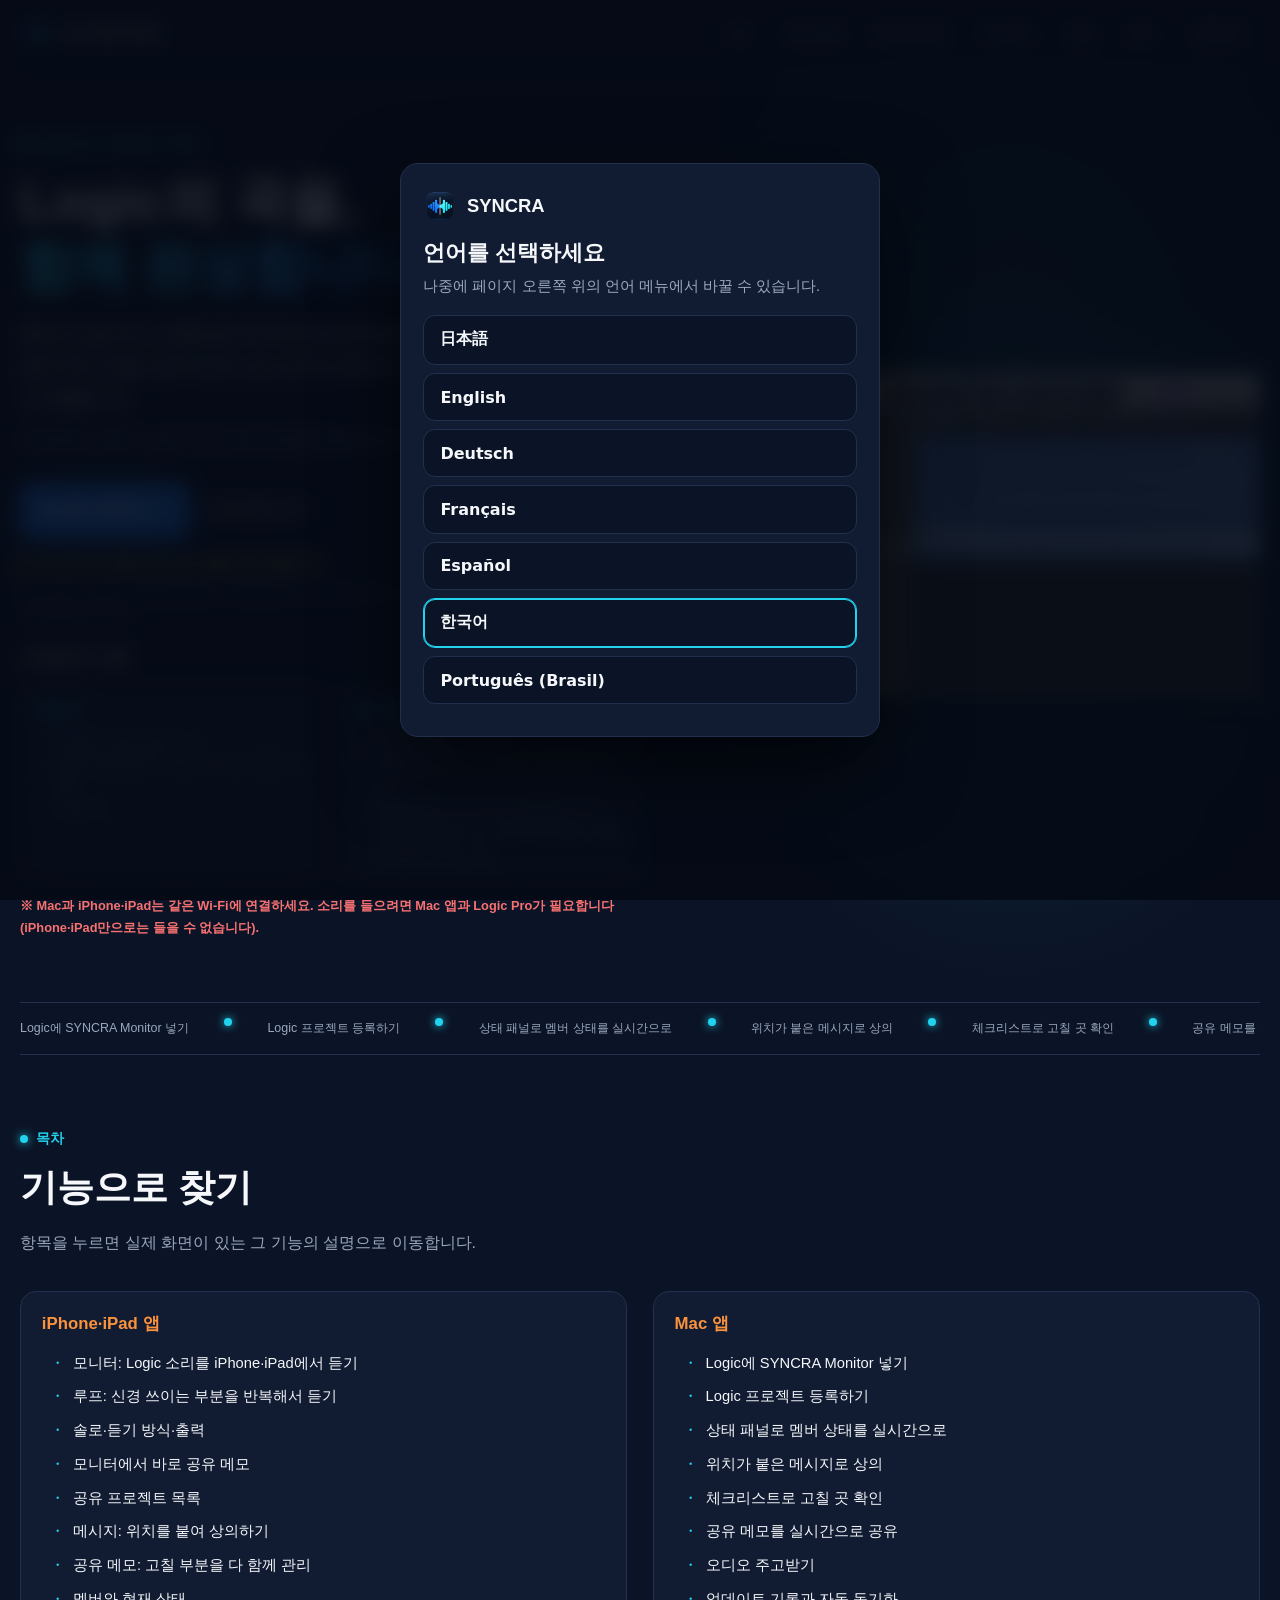
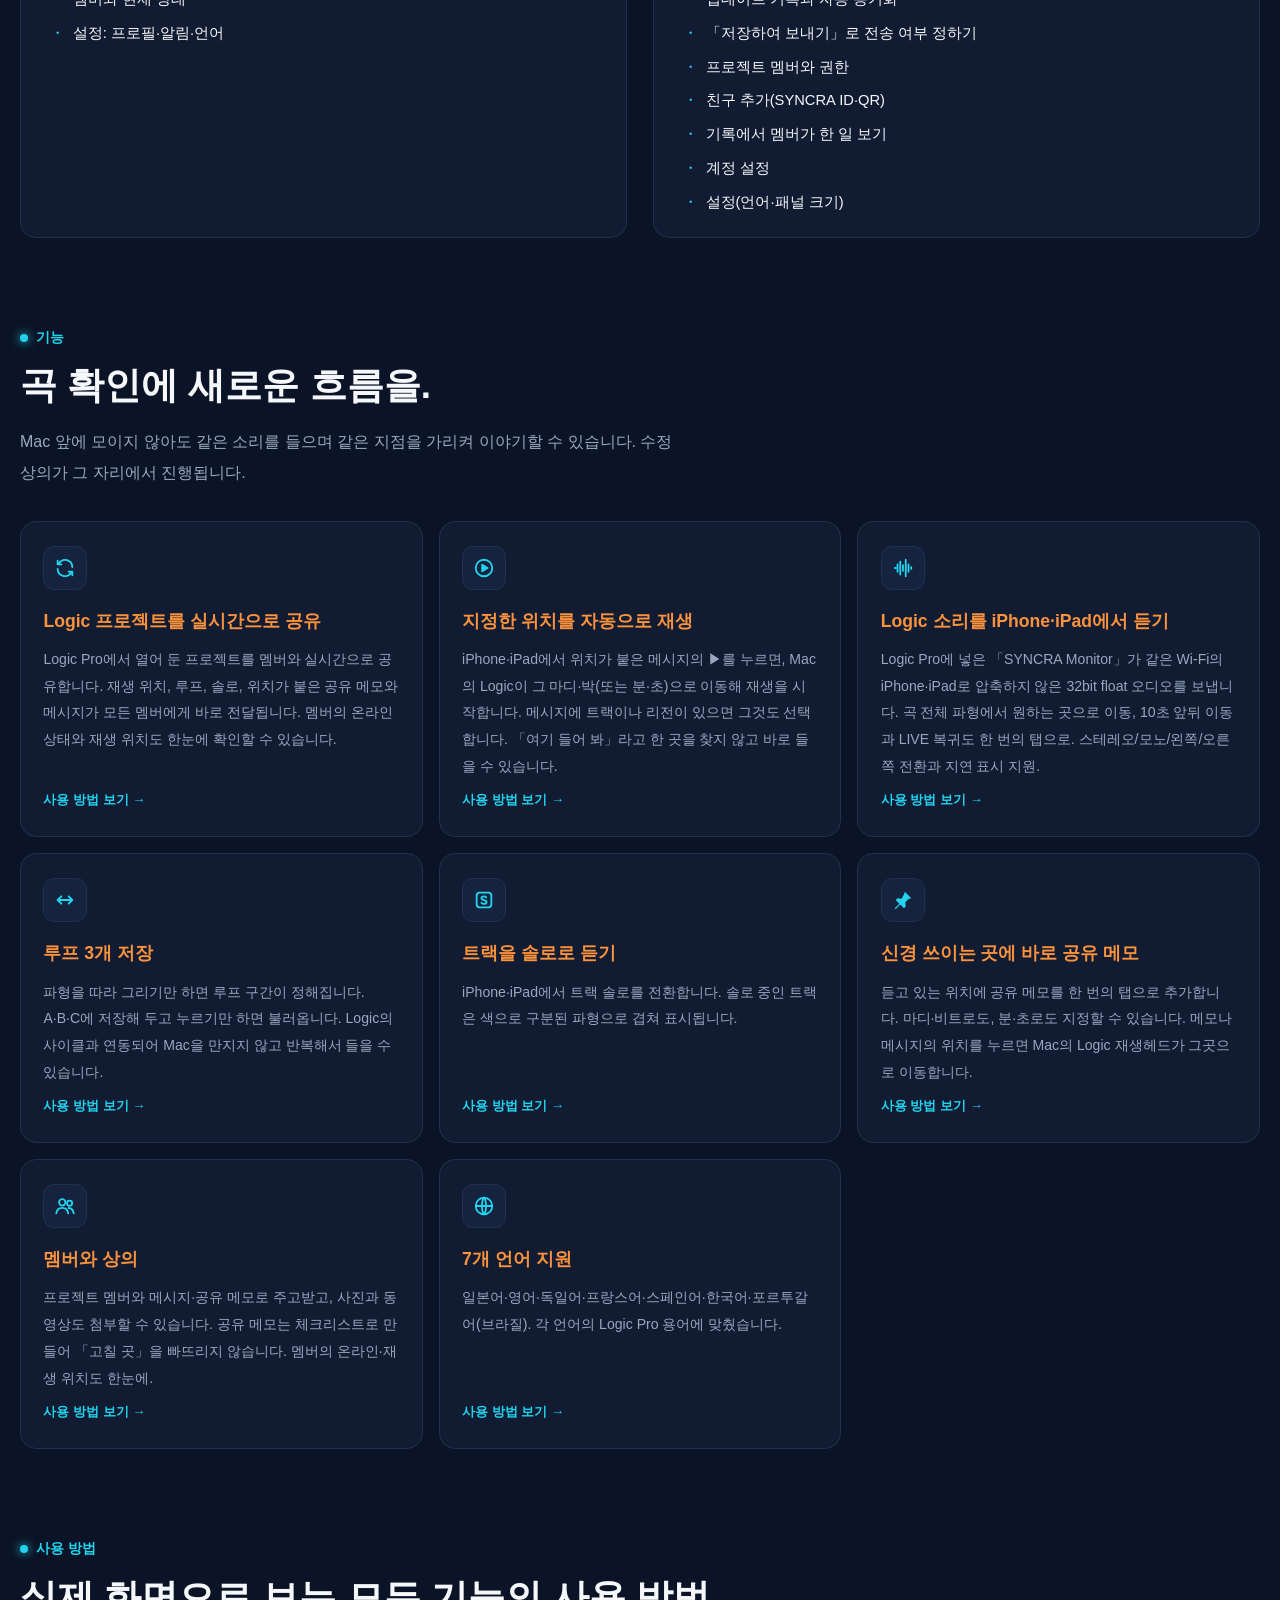
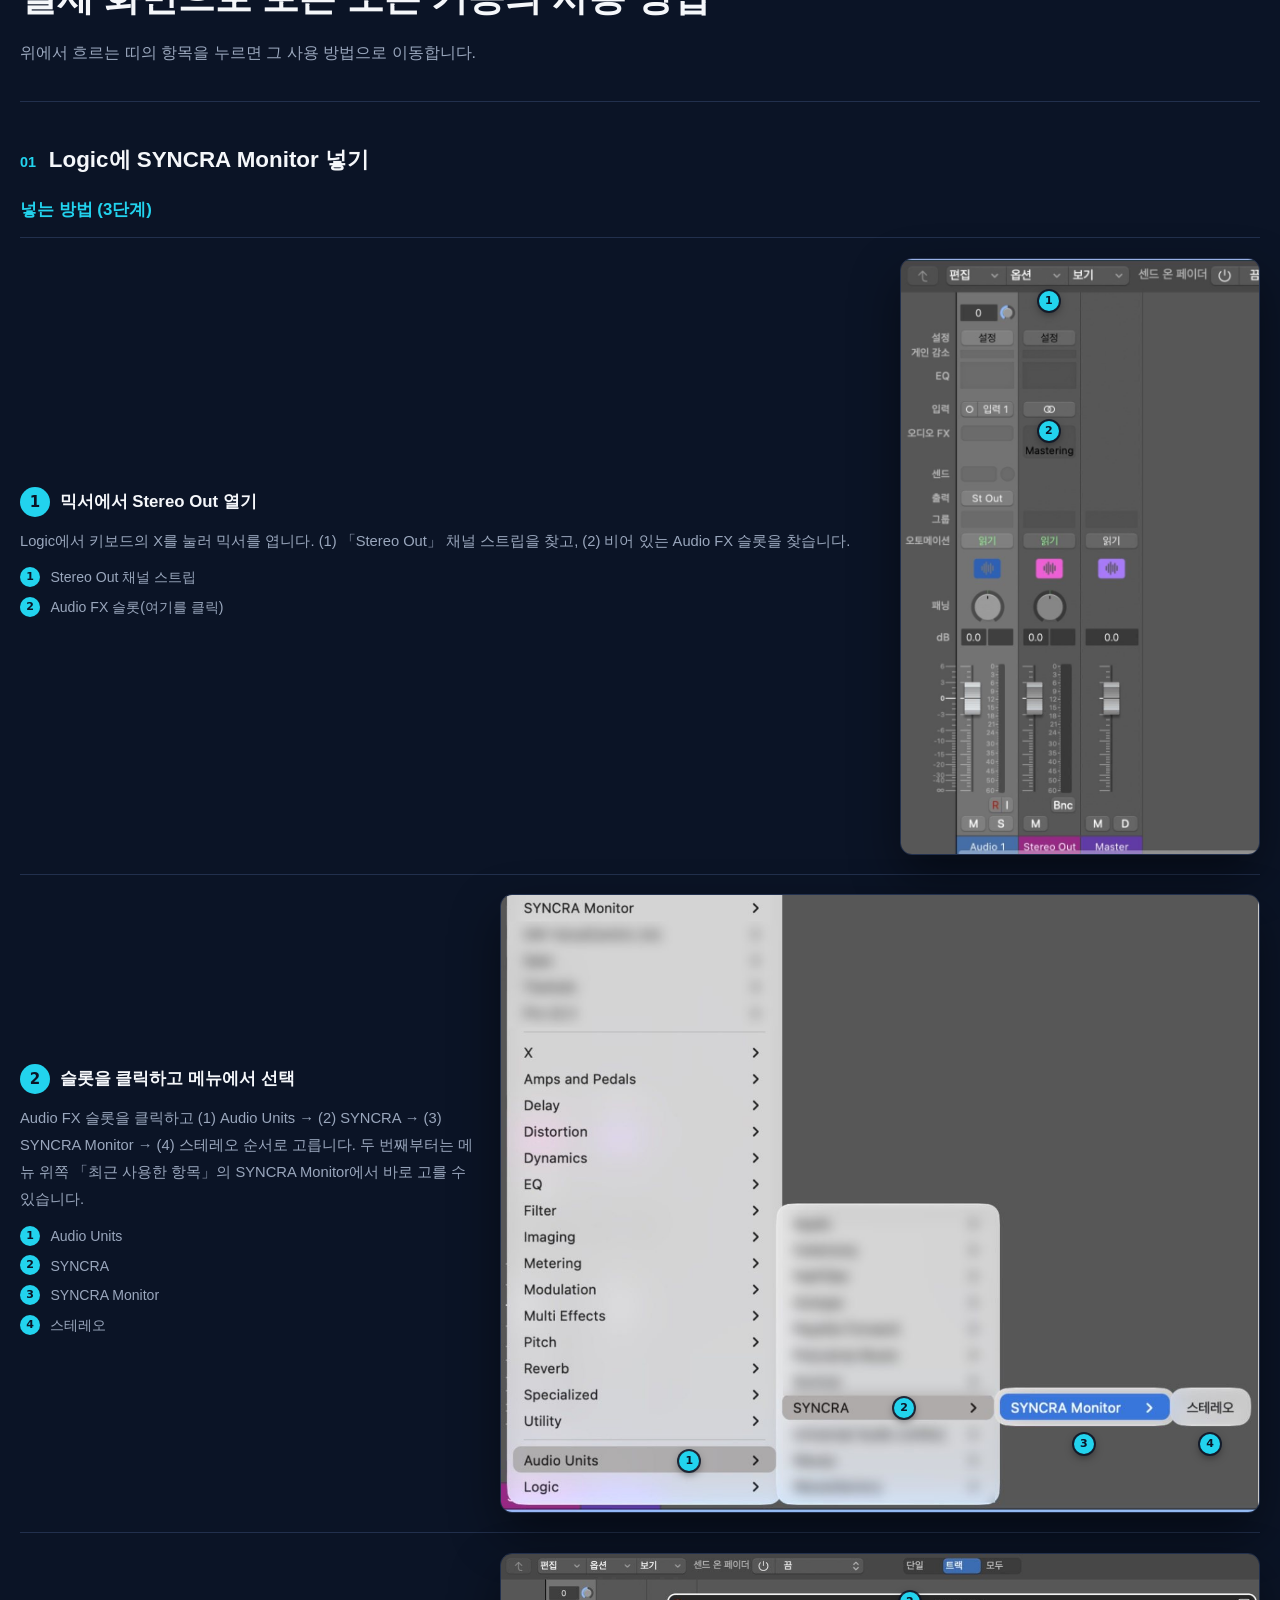
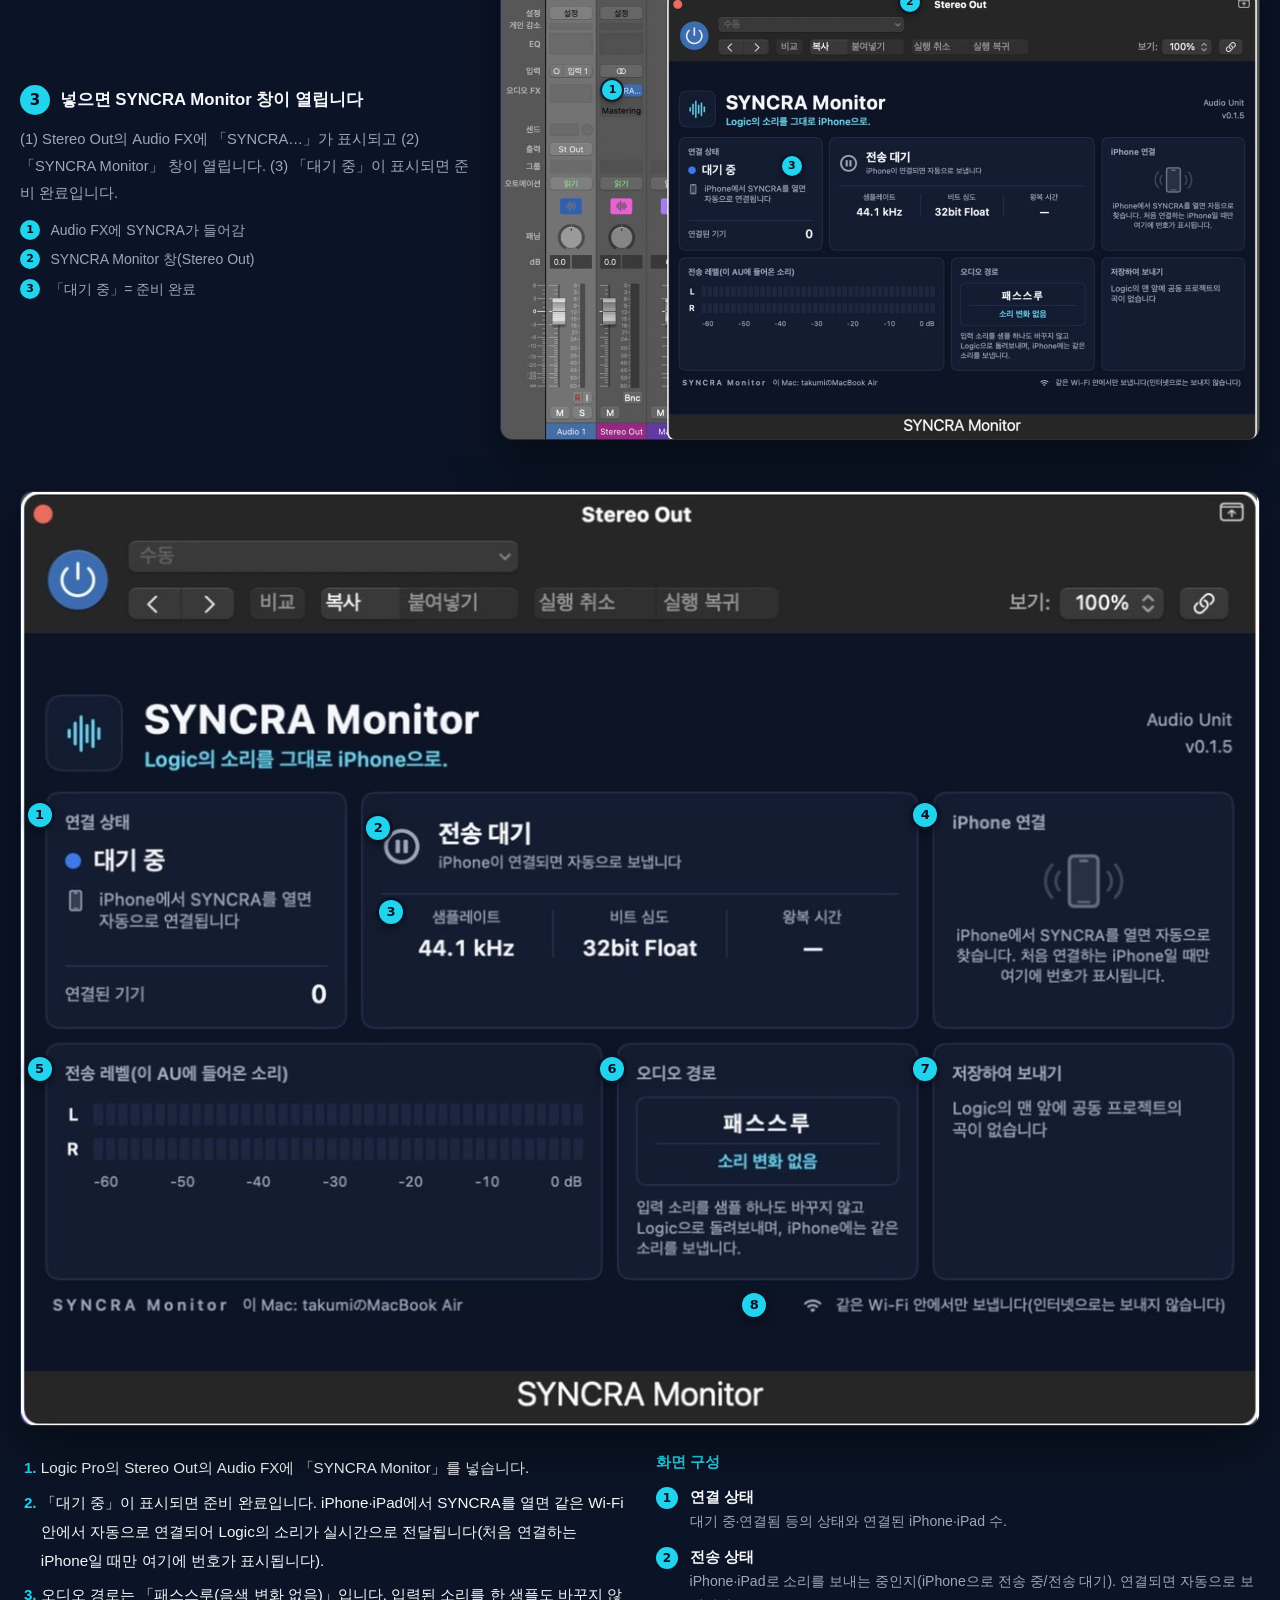
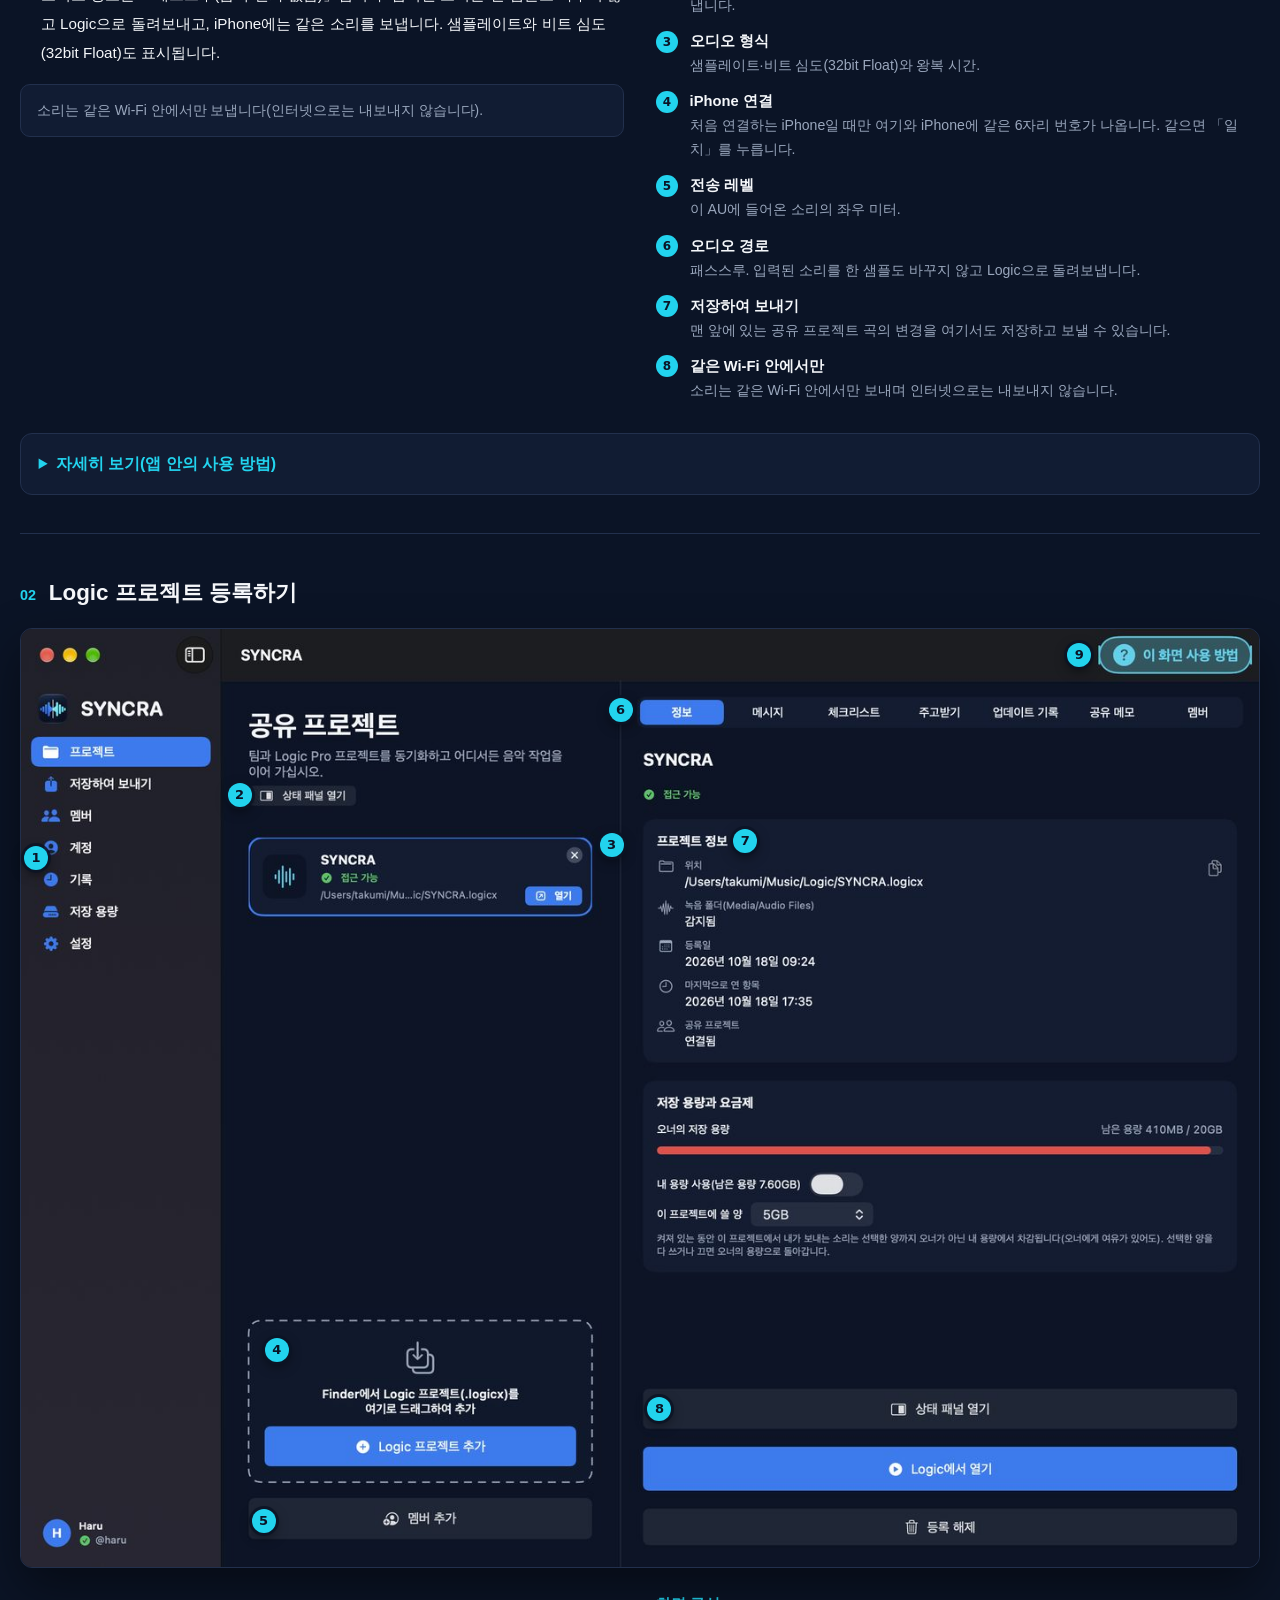
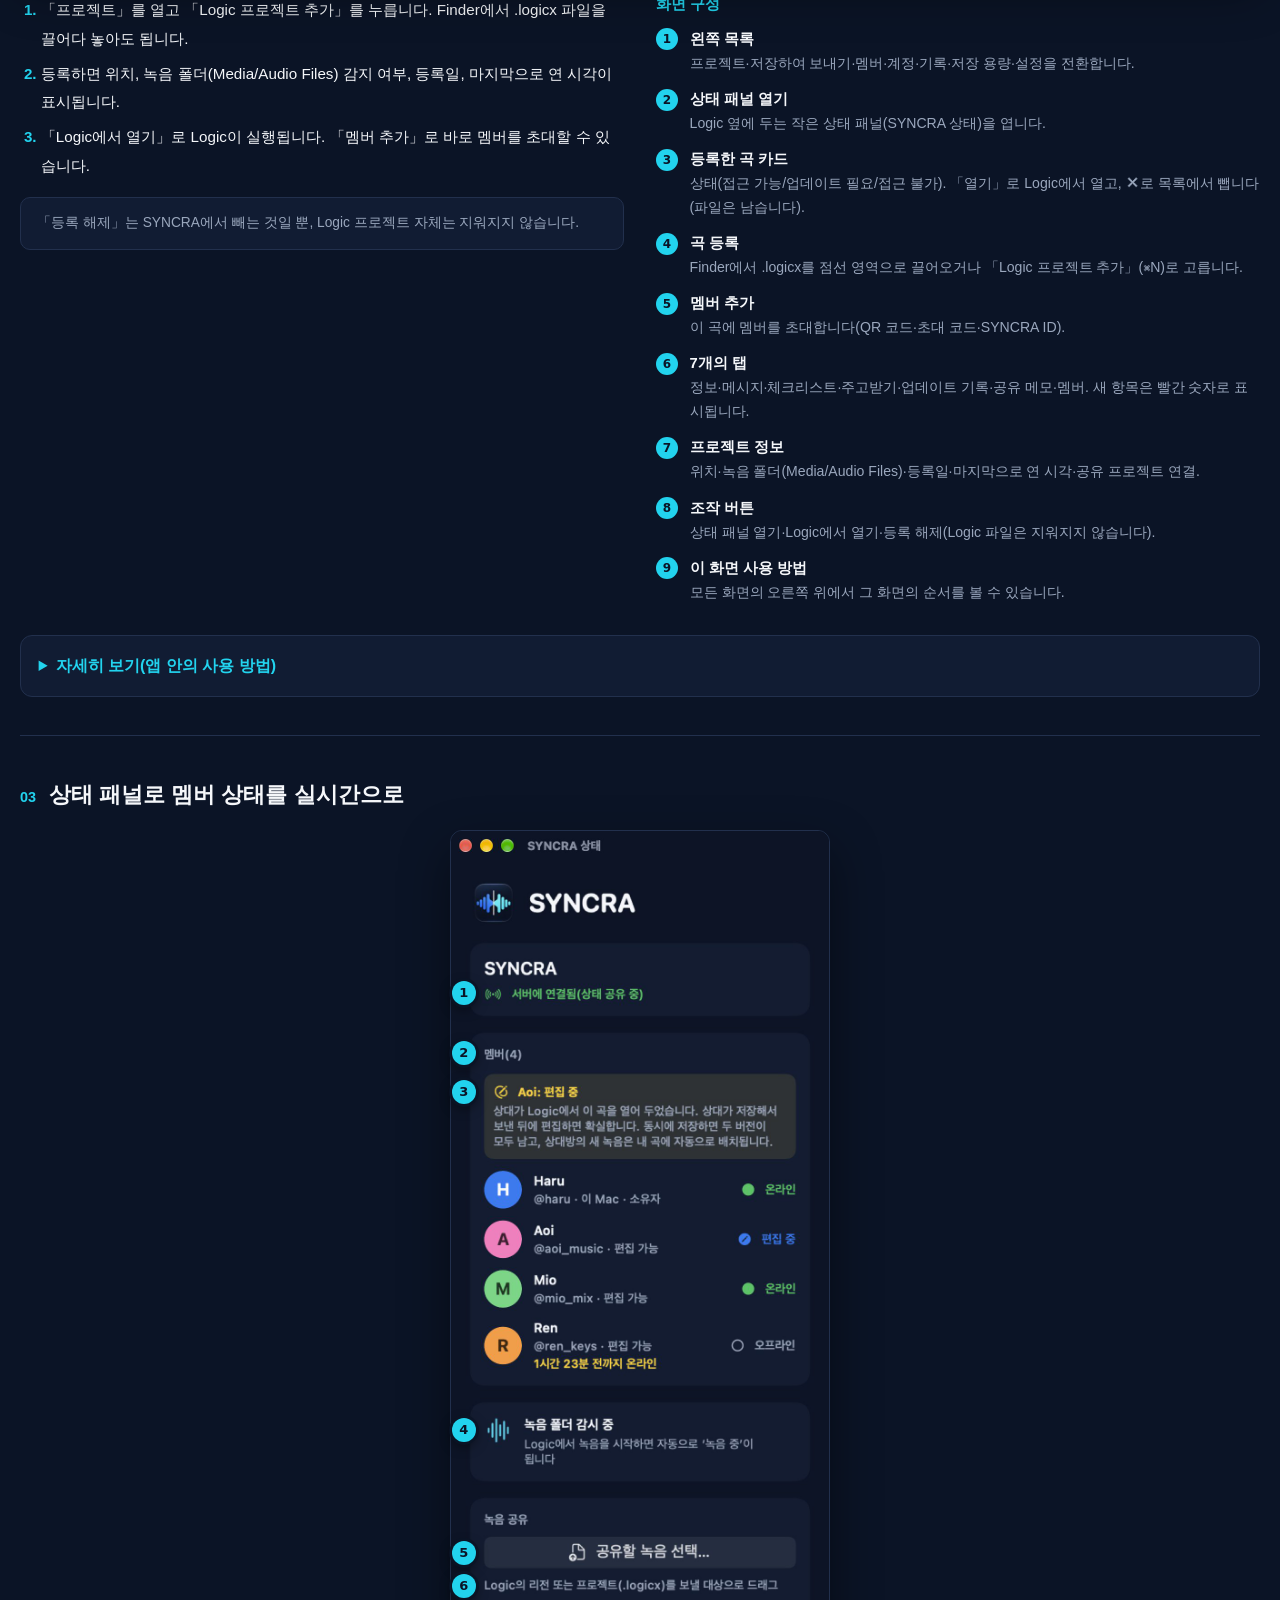
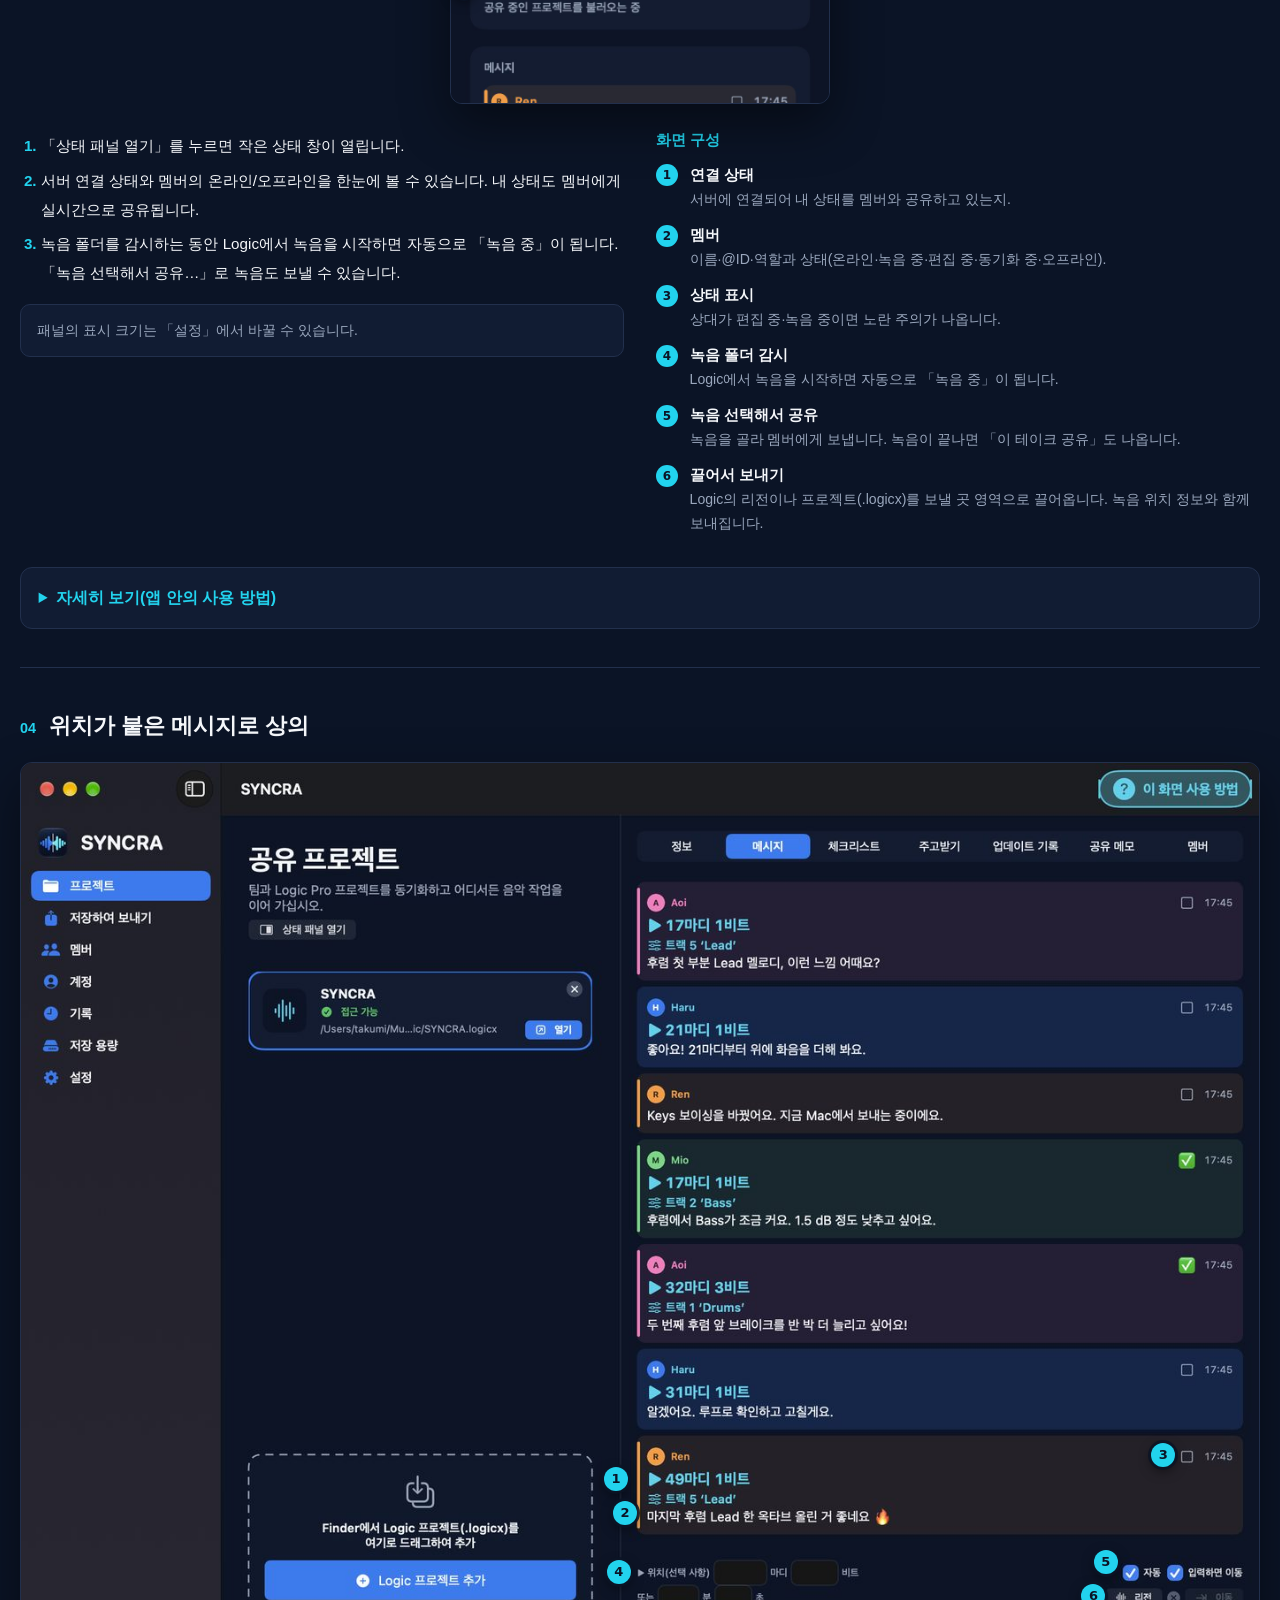
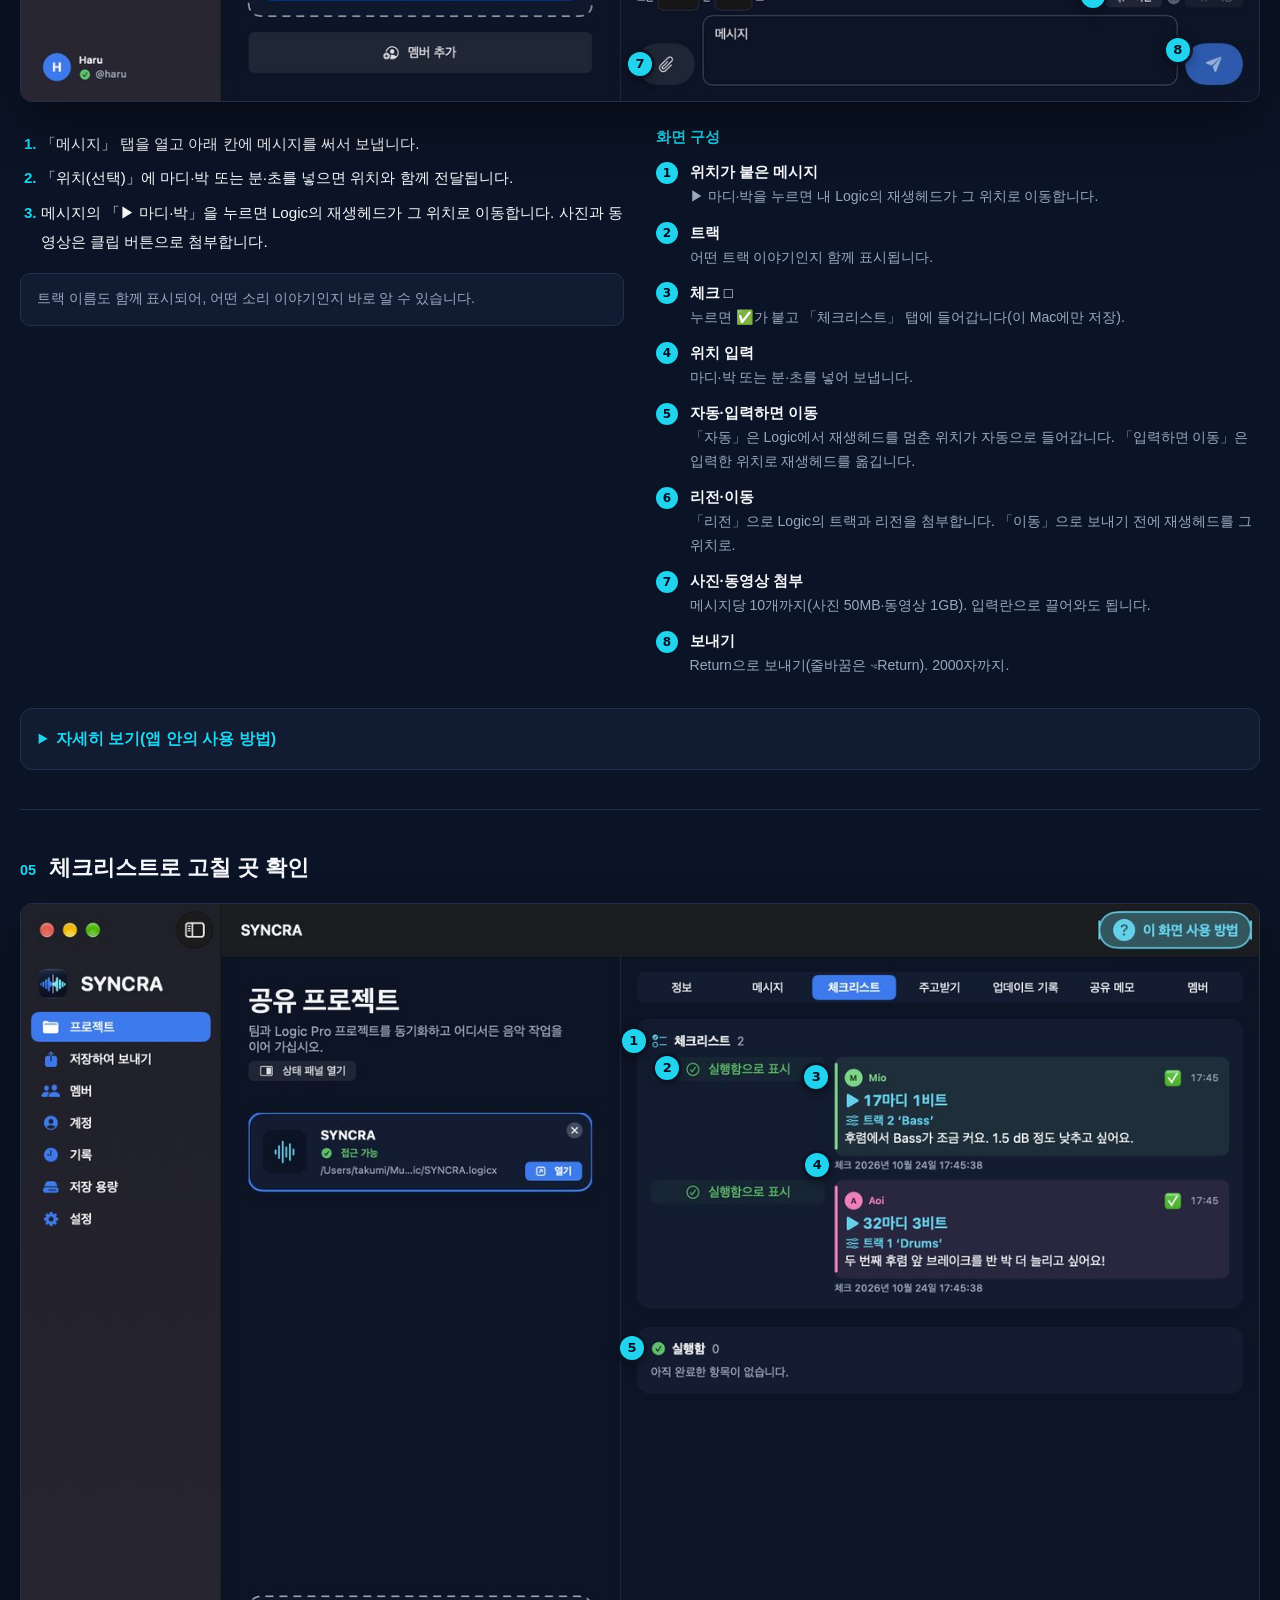
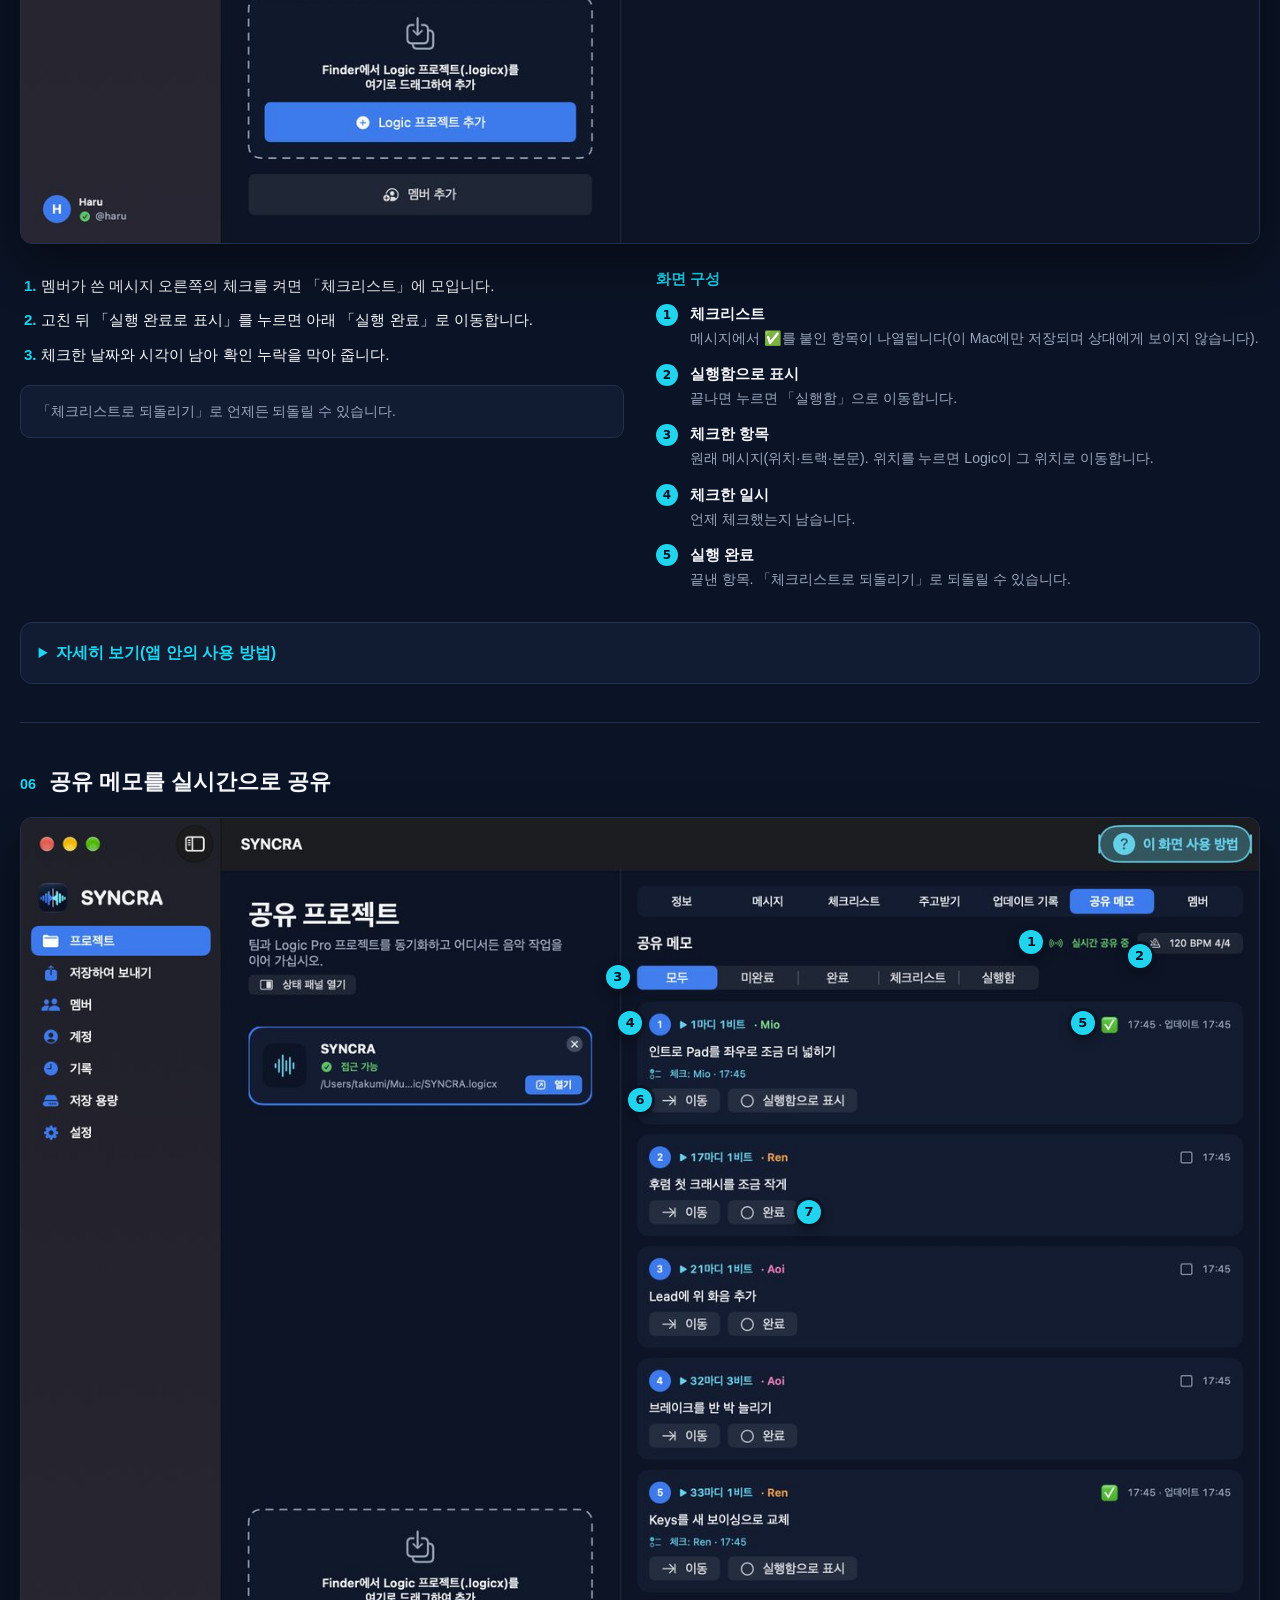
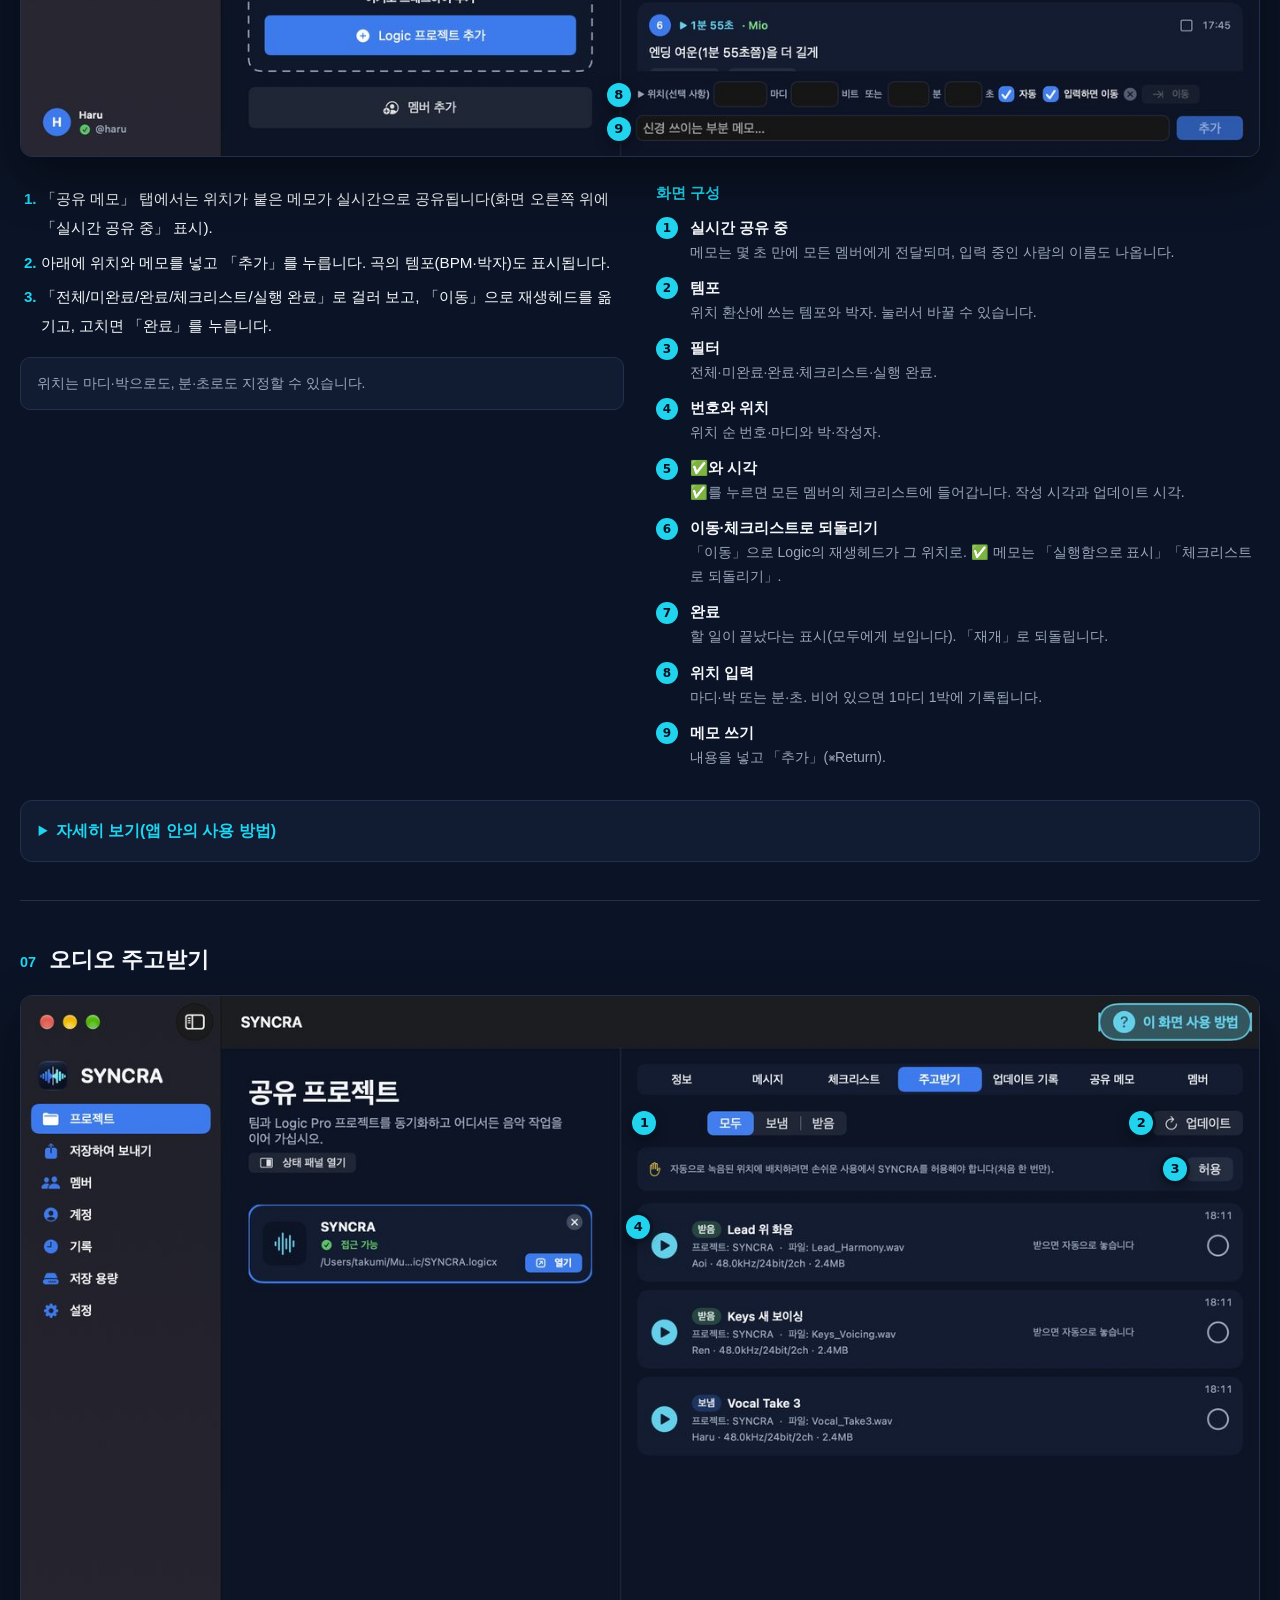
<file: ko/index.html>
<!doctype html><html lang="ko"><head><meta charset="utf-8"><meta name="viewport" content="width=device-width,initial-scale=1"><title>SYNCRA</title><link rel="stylesheet" href="../style.css?v=20261025a"></head><body><main class="home"><link rel="alternate" hreflang="ja" href="https://tak0923.github.io/syncra-site/index.html"><link rel="alternate" hreflang="en" href="https://tak0923.github.io/syncra-site/en/index.html"><link rel="alternate" hreflang="de" href="https://tak0923.github.io/syncra-site/de/index.html"><link rel="alternate" hreflang="fr" href="https://tak0923.github.io/syncra-site/fr/index.html"><link rel="alternate" hreflang="es" href="https://tak0923.github.io/syncra-site/es/index.html"><link rel="alternate" hreflang="ko" href="https://tak0923.github.io/syncra-site/ko/index.html"><link rel="alternate" hreflang="pt-BR" href="https://tak0923.github.io/syncra-site/pt-BR/index.html"><script>document.documentElement.classList.add('js');addEventListener('DOMContentLoaded',function(){var e=document.querySelectorAll('.rv');if(!('IntersectionObserver'in window)){e.forEach(function(x){x.classList.add('in')});return}var o=new IntersectionObserver(function(es){es.forEach(function(x){if(x.isIntersecting){x.target.classList.add('in');o.unobserve(x.target)}})},{threshold:.1});e.forEach(function(x){o.observe(x)});var s=document.querySelector('.shots');if(s&&!matchMedia('(prefers-reduced-motion: reduce)').matches){var im=[].slice.call(s.querySelectorAll('img')),cur=0,last=-1;function pick(){var n;do{n=Math.floor(Math.random()*im.length)}while(im.length>1&&(n===cur||n===last));return n}setInterval(function(){var n=pick();im[cur].classList.remove('on');im[n].classList.add('on');last=cur;cur=n},5000)}document.querySelectorAll('.annw').forEach(function(w){if(w.scrollWidth<=w.clientWidth)return;var p=w.querySelectorAll('.pin'),t=0;p.forEach(function(x){t+=parseFloat(x.style.left)});if(!p.length)return;var c=t/p.length/100*w.scrollWidth;w.scrollLeft=Math.max(0,c-w.clientWidth/2)})});</script><header class="hdr"><a class="logo" href="#top"><img src="../img/icon.png" alt="" width="34" height="34">SYNCRA</a>
<nav><a href="#features" class=hm>기능</a><a href="#usage">사용 방법</a><a href="#mobile" class=hm>iPhone·iPad</a><a href="#how">시작하기</a><a href="#pricing" class=hm>요금</a><a href="#faq">FAQ</a><details class="lang"><summary>한국어 ▾</summary><ul><li><a href="../index.html" class="" hreflang="ja">日本語</a></li><li><a href="../en/index.html" class="" hreflang="en">English</a></li><li><a href="../de/index.html" class="" hreflang="de">Deutsch</a></li><li><a href="../fr/index.html" class="" hreflang="fr">Français</a></li><li><a href="../es/index.html" class="" hreflang="es">Español</a></li><li><a href="../ko/index.html" class="on" hreflang="ko">한국어</a></li><li><a href="../pt-BR/index.html" class="" hreflang="pt-BR">Português (BR)</a></li></ul></details></nav></header>
<section class="hero" id="top"><div class="rv in"><p class="kicker">Logic Pro × iPhone · iPad</p><h1>Logic의 곡을,<br><span class="hl">함께 완성합니다.</span></h1>
<p class="lead">Mac의 Logic Pro 소리를 같은 Wi-Fi의 iPhone·iPad에서 실시간으로 듣습니다. 루프·솔로·위치가 붙은 공유 메모도 실시간으로 공유되어, 확인과 수정 상의가 그 자리에서 진행됩니다.</p><p class="note2">SYNCRA는 Mac의 Logic Pro와 iPhone·iPad를 연결하는 음악 공동 제작 앱입니다.</p><div class="ctas"><a class="b1" href="../download/SYNCRA-0.1.8-10.zip">Mac용 다운로드 <span>↓</span></a><a class="b2" href="#how">사용 방법 보기</a></div><p class="dot">iPhone·iPad 앱은 App Store 출시 준비 중입니다</p><p class="hash">Mac 버전 0.1.8 (10) · Apple 공증 완료 · 자동 업데이트 / SHA-256 757c37cf8b6f317781e526c8236876216cd21c77a262f0041489aea85270f01d</p><div class="req" id="req"><p class="rqh">시스템 요구 사항</p><div class="rq"><h4>Mac 앱</h4><ul><li>macOS 14 Sonoma 이상</li><li>Apple 실리콘(M1 이상) 또는 Intel 프로세서 Mac</li><li>Logic Pro</li></ul></div><div class="rq"><h4>iPhone·iPad 앱</h4><ul><li>iOS 17·iPadOS 17 이상</li><li>iPhone XS·XR 이상, iPhone SE(2세대) 이상</li><li>iPad(6세대) 이상, iPad mini(5세대) 이상, iPad Air(3세대) 이상, iPad Pro(11형·10.5형, 12.9형은 2세대 이상)</li></ul></div><p class="rqn">※ Mac과 iPhone·iPad는 같은 Wi-Fi에 연결하세요. 소리를 들으려면 Mac 앱과 Logic Pro가 필요합니다(iPhone·iPad만으로는 들을 수 없습니다).</p></div></div>
<div class="shots rv in"><img src="../img/m_logic_ko.jpg" width="1400" height="796" alt="" class="on"><img src="../img/m_monitor_ko.jpg" width="1263" height="952" alt="" class="" loading=lazy><img src="../img/m_messages_ko.jpg" width="1400" height="1061" alt="" class="" loading=lazy><img src="../img/m_notes_ko.jpg" width="1400" height="1061" alt="" class="" loading=lazy><img src="../img/m_members_ko.jpg" width="1400" height="1061" alt="" class="" loading=lazy><img src="../img/m_history_ko.jpg" width="1400" height="1061" alt="" class="" loading=lazy><img src="../img/m_info_ko.jpg" width="1400" height="1061" alt="" class="" loading=lazy></div></section>
<div class="strip"><div class="t"><a href="#u1">Logic에 SYNCRA Monitor 넣기</a><i></i><a href="#u2">Logic 프로젝트 등록하기</a><i></i><a href="#u3">상태 패널로 멤버 상태를 실시간으로</a><i></i><a href="#u4">위치가 붙은 메시지로 상의</a><i></i><a href="#u5">체크리스트로 고칠 곳 확인</a><i></i><a href="#u6">공유 메모를 실시간으로 공유</a><i></i><a href="#u7">오디오 주고받기</a><i></i><a href="#u8">업데이트 기록과 자동 동기화</a><i></i><a href="#u9">「저장하여 보내기」로 전송 여부 정하기</a><i></i><a href="#u10">프로젝트 멤버와 권한</a><i></i><a href="#u11">친구 추가(SYNCRA ID·QR)</a><i></i><a href="#u12">기록에서 멤버가 한 일 보기</a><i></i><a href="#u13">계정 설정</a><i></i><a href="#u14">설정(언어·패널 크기)</a><i></i><a href="#u1">Logic에 SYNCRA Monitor 넣기</a><i></i><a href="#u2">Logic 프로젝트 등록하기</a><i></i><a href="#u3">상태 패널로 멤버 상태를 실시간으로</a><i></i><a href="#u4">위치가 붙은 메시지로 상의</a><i></i><a href="#u5">체크리스트로 고칠 곳 확인</a><i></i><a href="#u6">공유 메모를 실시간으로 공유</a><i></i><a href="#u7">오디오 주고받기</a><i></i><a href="#u8">업데이트 기록과 자동 동기화</a><i></i><a href="#u9">「저장하여 보내기」로 전송 여부 정하기</a><i></i><a href="#u10">프로젝트 멤버와 권한</a><i></i><a href="#u11">친구 추가(SYNCRA ID·QR)</a><i></i><a href="#u12">기록에서 멤버가 한 일 보기</a><i></i><a href="#u13">계정 설정</a><i></i><a href="#u14">설정(언어·패널 크기)</a><i></i></div></div>
<section class="sec ftoc" id="toc"><p class="kicker rv">목차</p><h2 class="rv">기능으로 찾기</h2><p class="desc rv">항목을 누르면 실제 화면이 있는 그 기능의 설명으로 이동합니다.</p><div class="cols"><div class="col rv"><h3>iPhone·iPad 앱</h3><ul><li><a class="ft" href="#i1"><span>모니터: Logic 소리를 iPhone·iPad에서 듣기</span></a></li><li><a class="ft" href="#i2"><span>루프: 신경 쓰이는 부분을 반복해서 듣기</span></a></li><li><a class="ft" href="#i3"><span>솔로·듣기 방식·출력</span></a></li><li><a class="ft" href="#i4"><span>모니터에서 바로 공유 메모</span></a></li><li><a class="ft" href="#i5"><span>공유 프로젝트 목록</span></a></li><li><a class="ft" href="#i6"><span>메시지: 위치를 붙여 상의하기</span></a></li><li><a class="ft" href="#i7"><span>공유 메모: 고칠 부분을 다 함께 관리</span></a></li><li><a class="ft" href="#i8"><span>멤버와 현재 상태</span></a></li><li><a class="ft" href="#i9"><span>설정: 프로필·알림·언어</span></a></li></ul></div><div class="col rv"><h3>Mac 앱</h3><ul><li><a class="ft" href="#u1"><span>Logic에 SYNCRA Monitor 넣기</span></a></li><li><a class="ft" href="#u2"><span>Logic 프로젝트 등록하기</span></a></li><li><a class="ft" href="#u3"><span>상태 패널로 멤버 상태를 실시간으로</span></a></li><li><a class="ft" href="#u4"><span>위치가 붙은 메시지로 상의</span></a></li><li><a class="ft" href="#u5"><span>체크리스트로 고칠 곳 확인</span></a></li><li><a class="ft" href="#u6"><span>공유 메모를 실시간으로 공유</span></a></li><li><a class="ft" href="#u7"><span>오디오 주고받기</span></a></li><li><a class="ft" href="#u8"><span>업데이트 기록과 자동 동기화</span></a></li><li><a class="ft" href="#u9"><span>「저장하여 보내기」로 전송 여부 정하기</span></a></li><li><a class="ft" href="#u10"><span>프로젝트 멤버와 권한</span></a></li><li><a class="ft" href="#u11"><span>친구 추가(SYNCRA ID·QR)</span></a></li><li><a class="ft" href="#u12"><span>기록에서 멤버가 한 일 보기</span></a></li><li><a class="ft" href="#u13"><span>계정 설정</span></a></li><li><a class="ft" href="#u14"><span>설정(언어·패널 크기)</span></a></li></ul></div></div></section><section class="sec" id="features"><p class="kicker rv">기능</p><h2 class="rv">곡 확인에 새로운 흐름을.</h2><p class="desc rv">Mac 앞에 모이지 않아도 같은 소리를 들으며 같은 지점을 가리켜 이야기할 수 있습니다. 수정 상의가 그 자리에서 진행됩니다.</p><div class="cards"><a class="fc rv" href="#u8"><div class="ic"><svg viewBox="0 0 24 24" fill="none" stroke="currentColor" stroke-width="2" stroke-linecap="round" stroke-linejoin="round"><path d="M20 11a8 8 0 0 0-14.5-4.5L4 8M4 4v4h4M4 13a8 8 0 0 0 14.5 4.5L20 16M20 20v-4h-4"/></svg></div><h3>Logic 프로젝트를 실시간으로 공유</h3><p>Logic Pro에서 열어 둔 프로젝트를 멤버와 실시간으로 공유합니다. 재생 위치, 루프, 솔로, 위치가 붙은 공유 메모와 메시지가 모든 멤버에게 바로 전달됩니다. 멤버의 온라인 상태와 재생 위치도 한눈에 확인할 수 있습니다.</p><span class="go">사용 방법 보기 →</span></a><a class="fc rv" href="#i6"><div class="ic"><svg viewBox="0 0 24 24" fill="none" stroke="currentColor" stroke-width="2" stroke-linejoin="round"><circle cx="12" cy="12" r="9"/><path d="M10 8.5v7l6-3.5z" fill="currentColor"/></svg></div><h3>지정한 위치를 자동으로 재생</h3><p>iPhone·iPad에서 위치가 붙은 메시지의 ▶를 누르면, Mac의 Logic이 그 마디·박(또는 분·초)으로 이동해 재생을 시작합니다. 메시지에 트랙이나 리전이 있으면 그것도 선택합니다. 「여기 들어 봐」라고 한 곳을 찾지 않고 바로 들을 수 있습니다.</p><span class="go">사용 방법 보기 →</span></a><a class="fc rv" href="#i1"><div class="ic"><svg viewBox="0 0 24 24" fill="none" stroke="currentColor" stroke-width="2" stroke-linecap="round"><path d="M3 12h1M6 8v8M9 5v14M12 9v6M15 3v18M18 8v8M21 11v2"/></svg></div><h3>Logic 소리를 iPhone·iPad에서 듣기</h3><p>Logic Pro에 넣은 「SYNCRA Monitor」가 같은 Wi-Fi의 iPhone·iPad로 압축하지 않은 32bit float 오디오를 보냅니다. 곡 전체 파형에서 원하는 곳으로 이동, 10초 앞뒤 이동과 LIVE 복귀도 한 번의 탭으로. 스테레오/모노/왼쪽/오른쪽 전환과 지연 표시 지원.</p><span class="go">사용 방법 보기 →</span></a><a class="fc rv" href="#i2"><div class="ic"><svg viewBox="0 0 24 24" fill="none" stroke="currentColor" stroke-width="2" stroke-linecap="round" stroke-linejoin="round"><path d="M4 12h16M8 8l-4 4 4 4M16 8l4 4-4 4"/></svg></div><h3>루프 3개 저장</h3><p>파형을 따라 그리기만 하면 루프 구간이 정해집니다. A·B·C에 저장해 두고 누르기만 하면 불러옵니다. Logic의 사이클과 연동되어 Mac을 만지지 않고 반복해서 들을 수 있습니다.</p><span class="go">사용 방법 보기 →</span></a><a class="fc rv" href="#i3"><div class="ic"><svg viewBox="0 0 24 24" fill="none" stroke="currentColor" stroke-width="2"><rect x="4" y="4" width="16" height="16" rx="3"/><path d="M14.5 9.2c-.6-.8-1.5-1.2-2.5-1.2-1.7 0-2.8.9-2.8 2.1 0 2.8 5.6 1.4 5.6 4.1 0 1.3-1.2 2.1-2.8 2.1-1.2 0-2.2-.5-2.8-1.4" stroke-linecap="round"/></svg></div><h3>트랙을 솔로로 듣기</h3><p>iPhone·iPad에서 트랙 솔로를 전환합니다. 솔로 중인 트랙은 색으로 구분된 파형으로 겹쳐 표시됩니다.</p><span class="go">사용 방법 보기 →</span></a><a class="fc rv" href="#i4"><div class="ic"><svg viewBox="0 0 24 24" fill="currentColor"><path d="M14 3l7 7-3 1-3.5 3.5.5 4.5-2 2-4-4-5 5-1-1 5-5-4-4 2-2 4.5.5L13 6z"/></svg></div><h3>신경 쓰이는 곳에 바로 공유 메모</h3><p>듣고 있는 위치에 공유 메모를 한 번의 탭으로 추가합니다. 마디·비트로도, 분·초로도 지정할 수 있습니다. 메모나 메시지의 위치를 누르면 Mac의 Logic 재생헤드가 그곳으로 이동합니다.</p><span class="go">사용 방법 보기 →</span></a><a class="fc rv" href="#u4"><div class="ic"><svg viewBox="0 0 24 24" fill="none" stroke="currentColor" stroke-width="2" stroke-linecap="round"><circle cx="9" cy="8" r="3.5"/><path d="M2.5 20c.5-3.5 3-6 6.5-6s6 2.5 6.5 6"/><circle cx="17" cy="9" r="2.8"/><path d="M16 14.2c3 .2 5 2.4 5.5 5.8"/></svg></div><h3>멤버와 상의</h3><p>프로젝트 멤버와 메시지·공유 메모로 주고받고, 사진과 동영상도 첨부할 수 있습니다. 공유 메모는 체크리스트로 만들어 「고칠 곳」을 빠뜨리지 않습니다. 멤버의 온라인·재생 위치도 한눈에.</p><span class="go">사용 방법 보기 →</span></a><a class="fc rv" href="#u14"><div class="ic"><svg viewBox="0 0 24 24" fill="none" stroke="currentColor" stroke-width="2"><circle cx="12" cy="12" r="9"/><path d="M3 12h18M12 3c3 3.5 3 14.5 0 18M12 3c-3 3.5-3 14.5 0 18"/></svg></div><h3>7개 언어 지원</h3><p>일본어·영어·독일어·프랑스어·스페인어·한국어·포르투갈어(브라질). 각 언어의 Logic Pro 용어에 맞췄습니다.</p><span class="go">사용 방법 보기 →</span></a></div></section>
<section class="sec" id="usage"><p class="kicker rv">사용 방법</p><h2 class="rv">실제 화면으로 보는 모든 기능의 사용 방법</h2><p class="desc rv">위에서 흐르는 띠의 항목을 누르면 그 사용 방법으로 이동합니다.</p><article class="use rv" id="u1"><div class="uh"><span class="un">01</span><h3>Logic에 SYNCRA Monitor 넣기</h3></div><div class="ins"><h4>넣는 방법 (3단계)</h4><div class="is tall"><div class="it"><span class="sn">1</span><h5>믹서에서 Stereo Out 열기</h5><p>Logic에서 키보드의 X를 눌러 믹서를 엽니다. (1) 「Stereo Out」 채널 스트립을 찾고, (2) 비어 있는 Audio FX 슬롯을 찾습니다.</p><ol class="pl"><li>Stereo Out 채널 스트립</li><li>Audio FX 슬롯(여기를 클릭)</li></ol></div><figure class="ann"><img src="../img/ins1_ko.jpg" width="771" height="1282" alt="" loading="lazy"><span class="pin" style="left:41.37%;top:7.33%">1</span><span class="pin" style="left:41.37%;top:29.10%">2</span></figure></div><div class="is"><div class="it"><span class="sn">2</span><h5>슬롯을 클릭하고 메뉴에서 선택</h5><p>Audio FX 슬롯을 클릭하고 (1) Audio Units → (2) SYNCRA → (3) SYNCRA Monitor → (4) 스테레오 순서로 고릅니다. 두 번째부터는 메뉴 위쪽 「최근 사용한 항목」의 SYNCRA Monitor에서 바로 고를 수 있습니다.</p><ol class="pl"><li>Audio Units</li><li>SYNCRA</li><li>SYNCRA Monitor</li><li>스테레오</li></ol></div><figure class="ann"><img src="../img/ins2_ko.jpg" width="1204" height="980" alt="" loading="lazy"><span class="pin" style="left:24.92%;top:91.63%">1</span><span class="pin" style="left:53.16%;top:83.06%">2</span><span class="pin" style="left:76.83%;top:88.78%">3</span><span class="pin" style="left:93.44%;top:88.78%">4</span></figure></div><div class="is"><div class="it"><span class="sn">3</span><h5>넣으면 SYNCRA Monitor 창이 열립니다</h5><p>(1) Stereo Out의 Audio FX에 「SYNCRA…」가 표시되고 (2) 「SYNCRA Monitor」 창이 열립니다. (3) 「대기 중」이 표시되면 준비 완료입니다.</p><ol class="pl"><li>Audio FX에 SYNCRA가 들어감</li><li>SYNCRA Monitor 창(Stereo Out)</li><li>「대기 중」= 준비 완료</li></ol></div><figure class="ann"><img src="../img/ins3_ko.jpg" width="1372" height="879" alt="" loading="lazy"><span class="pin" style="left:14.80%;top:28.10%">1</span><span class="pin" style="left:53.94%;top:10.13%">2</span><span class="pin" style="left:38.41%;top:43.69%">3</span></figure></div></div><div class="annw"><figure class="ann"><img src="../img/m_monitor_ko.jpg" width="1263" height="952" alt="" loading="lazy"><span class="pin" style="left:1.58%;top:34.66%">1</span><span class="pin" style="left:28.90%;top:36.03%">2</span><span class="pin" style="left:29.93%;top:44.96%">3</span><span class="pin" style="left:73.00%;top:34.66%">4</span><span class="pin" style="left:1.58%;top:61.76%">5</span><span class="pin" style="left:47.74%;top:61.76%">6</span><span class="pin" style="left:73.00%;top:61.76%">7</span><span class="pin" style="left:59.22%;top:86.97%">8</span></figure></div><div class="ucols"><div><ol class="steps"><li>Logic Pro의 Stereo Out의 Audio FX에 「SYNCRA Monitor」를 넣습니다.</li><li>「대기 중」이 표시되면 준비 완료입니다. iPhone·iPad에서 SYNCRA를 열면 같은 Wi-Fi 안에서 자동으로 연결되어 Logic의 소리가 실시간으로 전달됩니다(처음 연결하는 iPhone일 때만 여기에 번호가 표시됩니다).</li><li>오디오 경로는 「패스스루(음색 변화 없음)」입니다. 입력된 소리를 한 샘플도 바꾸지 않고 Logic으로 돌려보내고, iPhone에는 같은 소리를 보냅니다. 샘플레이트와 비트 심도(32bit Float)도 표시됩니다.</li></ol><p class="tip">소리는 같은 Wi-Fi 안에서만 보냅니다(인터넷으로는 내보내지 않습니다).</p></div><div class="legend"><h4>화면 구성</h4><ol><li><b>연결 상태</b>대기 중·연결됨 등의 상태와 연결된 iPhone·iPad 수.</li><li><b>전송 상태</b>iPhone·iPad로 소리를 보내는 중인지(iPhone으로 전송 중/전송 대기). 연결되면 자동으로 보냅니다.</li><li><b>오디오 형식</b>샘플레이트·비트 심도(32bit Float)와 왕복 시간.</li><li><b>iPhone 연결</b>처음 연결하는 iPhone일 때만 여기와 iPhone에 같은 6자리 번호가 나옵니다. 같으면 「일치」를 누릅니다.</li><li><b>전송 레벨</b>이 AU에 들어온 소리의 좌우 미터.</li><li><b>오디오 경로</b>패스스루. 입력된 소리를 한 샘플도 바꾸지 않고 Logic으로 돌려보냅니다.</li><li><b>저장하여 보내기</b>맨 앞에 있는 공유 프로젝트 곡의 변경을 여기서도 저장하고 보낼 수 있습니다.</li><li><b>같은 Wi-Fi 안에서만</b>소리는 같은 Wi-Fi 안에서만 보내며 인터넷으로는 내보내지 않습니다.</li></ol></div></div><details class="more"><summary>자세히 보기(앱 안의 사용 방법)</summary><div><h5>Mac 준비</h5><ol><li>SYNCRA를 실행한 상태로 둡니다.</li><li>Logic의 Stereo Out 채널 스트립에 ‘SYNCRA Monitor’ 플러그인을 삽입합니다(오디오 FX 슬롯에서 ‘Audio Units’ 안의 ‘SYNCRA’를 선택합니다).</li><li>macOS가 ‘로컬 네트워크’ 허용을 요청하면 허용하세요(인터넷으로는 보내지 않습니다).</li></ol><p class="note">SYNCRA Monitor는 소리를 전혀 바꾸지 않습니다. 입력된 소리를 그대로 Logic에 돌려줍니다.</p><h5>iPhone에서 연결하기</h5><ol><li>iPhone의 SYNCRA에서 ‘모니터’ 탭을 엽니다. 같은 Wi-Fi의 Mac을 자동으로 찾아 연결합니다.</li><li>처음 연결하는 Mac일 때만 iPhone과 Mac의 SYNCRA Monitor 화면에 같은 6자리 번호가 표시됩니다. 같으면 Mac 화면에서 ‘일치’를 누르세요. 다르면 ‘다름’을 누르세요.</li><li>두 번째부터는 번호 없이 자동으로 연결됩니다.</li></ol><h5>Mac 화면에서 확인할 수 있는 것</h5><ul><li>‘연결 상태’: 대기 중·연결됨 등의 상태.</li><li>‘전송 대기’·‘iPhone으로 전송 중’: iPhone으로 보내고 있는지 여부.</li><li>‘iPhone 연결’: 연결된 iPhone과 ‘연결 해제’ 버튼.</li><li>‘전송 레벨’: 이 AU에 들어온 소리의 좌우 미터.</li></ul><p class="caution">iPhone에서의 재생·정지·이동·루프·전체 파형 내보내기는 Mac의 SYNCRA가 실행 중이고 손쉬운 사용이 허용되어 있어야 합니다. 파형을 내보내는 동안에는 Logic이 앞으로 나와 조작됩니다. Mac에서 다른 작업을 하고 있을 때는 주의하세요.</p></div></details></article><article class="use rv" id="u2"><div class="uh"><span class="un">02</span><h3>Logic 프로젝트 등록하기</h3></div><div class="annw"><figure class="ann"><img src="../img/m_info_ko.jpg" width="1400" height="1061" alt="" loading="lazy"><span class="pin" style="left:1.29%;top:24.51%">1</span><span class="pin" style="left:17.71%;top:17.72%">2</span><span class="pin" style="left:47.71%;top:23.09%">3</span><span class="pin" style="left:20.71%;top:76.81%">4</span><span class="pin" style="left:19.64%;top:95.00%">5</span><span class="pin" style="left:48.43%;top:8.77%">6</span><span class="pin" style="left:58.50%;top:22.62%">7</span><span class="pin" style="left:51.57%;top:83.03%">8</span><span class="pin" style="left:85.43%;top:2.83%">9</span></figure></div><div class="ucols"><div><ol class="steps"><li>「프로젝트」를 열고 「Logic 프로젝트 추가」를 누릅니다. Finder에서 .logicx 파일을 끌어다 놓아도 됩니다.</li><li>등록하면 위치, 녹음 폴더(Media/Audio Files) 감지 여부, 등록일, 마지막으로 연 시각이 표시됩니다.</li><li>「Logic에서 열기」로 Logic이 실행됩니다. 「멤버 추가」로 바로 멤버를 초대할 수 있습니다.</li></ol><p class="tip">「등록 해제」는 SYNCRA에서 빼는 것일 뿐, Logic 프로젝트 자체는 지워지지 않습니다.</p></div><div class="legend"><h4>화면 구성</h4><ol><li><b>왼쪽 목록</b>프로젝트·저장하여 보내기·멤버·계정·기록·저장 용량·설정을 전환합니다.</li><li><b>상태 패널 열기</b>Logic 옆에 두는 작은 상태 패널(SYNCRA 상태)을 엽니다.</li><li><b>등록한 곡 카드</b>상태(접근 가능/업데이트 필요/접근 불가). 「열기」로 Logic에서 열고, ✕로 목록에서 뺍니다(파일은 남습니다).</li><li><b>곡 등록</b>Finder에서 .logicx를 점선 영역으로 끌어오거나 「Logic 프로젝트 추가」(⌘N)로 고릅니다.</li><li><b>멤버 추가</b>이 곡에 멤버를 초대합니다(QR 코드·초대 코드·SYNCRA ID).</li><li><b>7개의 탭</b>정보·메시지·체크리스트·주고받기·업데이트 기록·공유 메모·멤버. 새 항목은 빨간 숫자로 표시됩니다.</li><li><b>프로젝트 정보</b>위치·녹음 폴더(Media/Audio Files)·등록일·마지막으로 연 시각·공유 프로젝트 연결.</li><li><b>조작 버튼</b>상태 패널 열기·Logic에서 열기·등록 해제(Logic 파일은 지워지지 않습니다).</li><li><b>이 화면 사용 방법</b>모든 화면의 오른쪽 위에서 그 화면의 순서를 볼 수 있습니다.</li></ol></div></div><details class="more"><summary>자세히 보기(앱 안의 사용 방법)</summary><div><h5>등록 방법(2가지)</h5><ol><li>왼쪽 목록에서 ‘프로젝트’를 엽니다.</li><li>방법 A: Finder에서 .logicx를 화면의 점선 상자로 드래그합니다(여러 개를 동시에 드래그할 수 있습니다).</li><li>방법 B: ‘Logic 프로젝트 추가’(⌘N)를 누르고 파일을 선택한 다음 ‘등록’을 누릅니다.</li></ol><p class="note">등록되는 것은 파일의 위치뿐입니다. Logic 파일 자체는 그대로 남습니다.</p><h5>카드 보는 법과 조작</h5><ul><li>상태는 3가지입니다. ‘접근 가능’은 문제없음을 뜻합니다. ‘업데이트 필요’는 위치가 변경되었을 수 있음을 뜻합니다. ‘접근 불가’는 위치를 다시 선택해야 함을 뜻합니다.</li><li>카드 오른쪽 아래의 ‘열기’를 누르면 Logic에서 그 곡을 엽니다. 지금 Logic에서 열려 있는 다른 곡은 닫힙니다. 저장하지 않은 작업이 있으면 Logic이 확인합니다.</li><li>카드 오른쪽 위의 ✕를 누르면 이 Mac의 목록에서 제거됩니다. Logic 파일, 서버의 공유 프로젝트, 멤버는 그대로 남습니다.</li></ul><h5>오른쪽의 7개 탭</h5><ul><li>‘정보’: 위치·녹음 폴더·등록일 등의 확인, 그리고 ‘Logic에서 열기’와 ‘등록 해제’.</li><li>‘메시지’ ‘체크리스트’ ‘주고받기’ ‘업데이트 기록’ ‘공유 메모’ ‘멤버’: 이후 페이지에서 설명합니다.</li><li>‘메시지’ ‘주고받기’ ‘공유 메모’ ‘멤버’ 탭에는 새로 도착한 개수가 빨간 원 안의 숫자로 표시됩니다.</li></ul><h5>잘 되지 않을 때</h5><ul><li>‘이 프로젝트는 이미 등록되어 있습니다’: 같은 곡은 두 번 등록할 수 없습니다.</li><li>‘Logic Pro 프로젝트(.logicx)를 선택하십시오’: 폴더가 아니라 .logicx를 선택하세요.</li><li>‘접근 불가’: ‘정보’ 탭의 ‘위치 다시 선택’에서 다시 선택하면 해결됩니다.</li></ul></div></details></article><article class="use rv tall" id="u3"><div class="uh"><span class="un">03</span><h3>상태 패널로 멤버 상태를 실시간으로</h3></div><div class="annw"><figure class="ann"><img src="../img/m_panel_ko.jpg" width="832" height="1920" alt="" loading="lazy"><span class="pin" style="left:3.61%;top:18.70%">1</span><span class="pin" style="left:3.61%;top:25.57%">2</span><span class="pin" style="left:3.61%;top:29.95%">3</span><span class="pin" style="left:3.61%;top:68.59%">4</span><span class="pin" style="left:3.61%;top:82.71%">5</span><span class="pin" style="left:3.61%;top:86.46%">6</span></figure></div><div class="ucols"><div><ol class="steps"><li>「상태 패널 열기」를 누르면 작은 상태 창이 열립니다.</li><li>서버 연결 상태와 멤버의 온라인/오프라인을 한눈에 볼 수 있습니다. 내 상태도 멤버에게 실시간으로 공유됩니다.</li><li>녹음 폴더를 감시하는 동안 Logic에서 녹음을 시작하면 자동으로 「녹음 중」이 됩니다. 「녹음 선택해서 공유…」로 녹음도 보낼 수 있습니다.</li></ol><p class="tip">패널의 표시 크기는 「설정」에서 바꿀 수 있습니다.</p></div><div class="legend"><h4>화면 구성</h4><ol><li><b>연결 상태</b>서버에 연결되어 내 상태를 멤버와 공유하고 있는지.</li><li><b>멤버</b>이름·@ID·역할과 상태(온라인·녹음 중·편집 중·동기화 중·오프라인).</li><li><b>상태 표시</b>상대가 편집 중·녹음 중이면 노란 주의가 나옵니다.</li><li><b>녹음 폴더 감시</b>Logic에서 녹음을 시작하면 자동으로 「녹음 중」이 됩니다.</li><li><b>녹음 선택해서 공유</b>녹음을 골라 멤버에게 보냅니다. 녹음이 끝나면 「이 테이크 공유」도 나옵니다.</li><li><b>끌어서 보내기</b>Logic의 리전이나 프로젝트(.logicx)를 보낼 곳 영역으로 끌어옵니다. 녹음 위치 정보와 함께 보내집니다.</li></ol></div></div><details class="more"><summary>자세히 보기(앱 안의 사용 방법)</summary><div><h5>열기</h5><ol><li>‘프로젝트’ 화면의 ‘상태 패널 열기’를 누릅니다.</li><li>‘정보’ 탭의 ‘상태 패널 열기’나 ‘설정’의 같은 버튼으로도 열 수 있습니다.</li><li>패널은 Logic보다 앞에 표시되며, 위치와 크기가 기억됩니다.</li></ol><h5>볼 수 있는 것</h5><ul><li>‘멤버’: 이름·@ID·역할·상태(‘온라인’ ‘녹음 중’ ‘편집 중’ ‘동기화 중’ ‘오프라인’). 상대방이 편집 중이거나 녹음 중일 때는 노란색 주의가 표시됩니다.</li><li>녹음 폴더 감시: ‘녹음 폴더 감시 중’ ‘녹음 중 감지됨’ 등의 상태.</li><li>‘메시지’: 최근 5건과 입력란.</li><li>‘받은 오디오’: 멤버가 보낸 오디오와 진행 상황. Logic에서 이 곡이 맨 앞에 있으면 녹음된 위치에 자동으로 놓입니다.</li></ul><h5>녹음 공유하기</h5><ol><li>녹음이 끝나면 ‘이 테이크 공유’가 표시됩니다. 누르면 공유됩니다.</li><li>‘공유할 녹음 선택…’으로 다른 녹음을 선택하여 공유할 수도 있습니다.</li><li>Logic의 리전을 패널의 보낼 대상 상자로 드래그해도 보낼 수 있습니다(녹음 위치 정보가 함께 전송됩니다).</li><li>도중에 멈춘 전송은 ‘재개’로 이어서 진행할 수 있습니다.</li></ol><h5>자동 동기화 스위치(프로젝트 전체)</h5><ul><li>‘Logic에서 저장(⌘S)하면 자동으로 보내기’</li><li>‘멤버의 새 버전 자동으로 받기’</li><li>‘녹음이 끝나면 저장하여 보내기’</li><li>‘편집하거나 녹음할 때마다 저장하여 보낼지 묻기’</li><li>‘열려 있는 곡도 새 버전으로 다시 열기’(저장하지 않은 작업이 있으면 기다립니다)</li></ul><p class="note">스위치는 기본값이 모두 켜짐입니다.</p></div></details></article><article class="use rv" id="u4"><div class="uh"><span class="un">04</span><h3>위치가 붙은 메시지로 상의</h3></div><div class="annw"><figure class="ann"><img src="../img/m_messages_ko.jpg" width="1400" height="1061" alt="" loading="lazy"><span class="pin" style="left:48.07%;top:76.25%">1</span><span class="pin" style="left:48.79%;top:79.92%">2</span><span class="pin" style="left:92.21%;top:73.80%">3</span><span class="pin" style="left:48.29%;top:86.24%">4</span><span class="pin" style="left:87.57%;top:85.11%">5</span><span class="pin" style="left:86.57%;top:88.78%">6</span><span class="pin" style="left:50.00%;top:95.95%">7</span><span class="pin" style="left:93.36%;top:94.44%">8</span></figure></div><div class="ucols"><div><ol class="steps"><li>「메시지」 탭을 열고 아래 칸에 메시지를 써서 보냅니다.</li><li>「위치(선택)」에 마디·박 또는 분·초를 넣으면 위치와 함께 전달됩니다.</li><li>메시지의 「▶ 마디·박」을 누르면 Logic의 재생헤드가 그 위치로 이동합니다. 사진과 동영상은 클립 버튼으로 첨부합니다.</li></ol><p class="tip">트랙 이름도 함께 표시되어, 어떤 소리 이야기인지 바로 알 수 있습니다.</p></div><div class="legend"><h4>화면 구성</h4><ol><li><b>위치가 붙은 메시지</b>▶ 마디·박을 누르면 내 Logic의 재생헤드가 그 위치로 이동합니다.</li><li><b>트랙</b>어떤 트랙 이야기인지 함께 표시됩니다.</li><li><b>체크 □</b>누르면 ✅가 붙고 「체크리스트」 탭에 들어갑니다(이 Mac에만 저장).</li><li><b>위치 입력</b>마디·박 또는 분·초를 넣어 보냅니다.</li><li><b>자동·입력하면 이동</b>「자동」은 Logic에서 재생헤드를 멈춘 위치가 자동으로 들어갑니다. 「입력하면 이동」은 입력한 위치로 재생헤드를 옮깁니다.</li><li><b>리전·이동</b>「리전」으로 Logic의 트랙과 리전을 첨부합니다. 「이동」으로 보내기 전에 재생헤드를 그 위치로.</li><li><b>사진·동영상 첨부</b>메시지당 10개까지(사진 50MB·동영상 1GB). 입력란으로 끌어와도 됩니다.</li><li><b>보내기</b>Return으로 보내기(줄바꿈은 ⌥Return). 2000자까지.</li></ol></div></div><details class="more"><summary>자세히 보기(앱 안의 사용 방법)</summary><div><h5>메시지 보내기</h5><ol><li>프로젝트의 ‘메시지’ 탭을 엽니다.</li><li>아래 입력란에 메시지를 입력하고 Return으로 보냅니다(줄바꿈은 ⌥Return). 2000자까지 보낼 수 있습니다.</li><li>사진·동영상은 📎 버튼으로 선택하거나 입력란으로 드래그합니다. 메시지 1개에 10개까지, 사진은 50 MB, 동영상은 1 GB까지 보낼 수 있습니다. 첨부가 있으면 본문이 비어 있어도 보낼 수 있습니다.</li></ol><p class="caution">‘보기 전용’ 멤버는 사진·동영상을 보낼 수 없습니다(텍스트는 보낼 수 있습니다).</p><h5>위치 붙이기</h5><ol><li>입력란 위의 ‘마디’ ‘비트’(또는 ‘분’ ‘초’)에 위치를 입력합니다. 마디는 1~9999, 비트는 1~64, 분은 0~1439, 초는 0~59입니다.</li><li>‘자동’을 켜면 Logic에서 재생헤드를 멈췄을 때 그 위치가 자동으로 입력됩니다.</li><li>‘리전’을 누르면 Logic의 트랙과 리전을 선택하여 첨부할 수 있습니다.</li><li>‘이동’을 누르면 보내기 전에 Logic의 재생헤드가 그 위치로 이동합니다.</li></ol><p class="note">받은 위치가 포함된 행을 클릭하면 내 Logic의 재생헤드가 그 위치로 이동합니다(손쉬운 사용 허용이 필요합니다).</p></div></details></article><article class="use rv" id="u5"><div class="uh"><span class="un">05</span><h3>체크리스트로 고칠 곳 확인</h3></div><div class="annw"><figure class="ann"><img src="../img/m_checklist_ko.jpg" width="1400" height="1061" alt="" loading="lazy"><span class="pin" style="left:49.50%;top:14.61%">1</span><span class="pin" style="left:52.21%;top:17.53%">2</span><span class="pin" style="left:64.21%;top:18.47%">3</span><span class="pin" style="left:64.29%;top:27.80%">4</span><span class="pin" style="left:49.36%;top:47.31%">5</span></figure></div><div class="ucols"><div><ol class="steps"><li>멤버가 쓴 메시지 오른쪽의 체크를 켜면 「체크리스트」에 모입니다.</li><li>고친 뒤 「실행 완료로 표시」를 누르면 아래 「실행 완료」로 이동합니다.</li><li>체크한 날짜와 시각이 남아 확인 누락을 막아 줍니다.</li></ol><p class="tip">「체크리스트로 되돌리기」로 언제든 되돌릴 수 있습니다.</p></div><div class="legend"><h4>화면 구성</h4><ol><li><b>체크리스트</b>메시지에서 ✅를 붙인 항목이 나열됩니다(이 Mac에만 저장되며 상대에게 보이지 않습니다).</li><li><b>실행함으로 표시</b>끝나면 누르면 「실행함」으로 이동합니다.</li><li><b>체크한 항목</b>원래 메시지(위치·트랙·본문). 위치를 누르면 Logic이 그 위치로 이동합니다.</li><li><b>체크한 일시</b>언제 체크했는지 남습니다.</li><li><b>실행 완료</b>끝낸 항목. 「체크리스트로 되돌리기」로 되돌릴 수 있습니다.</li></ol></div></div><details class="more"><summary>자세히 보기(앱 안의 사용 방법)</summary><div><h5>체크리스트(나만의 목록)</h5><ol><li>메시지 행 오른쪽 위의 □를 누르면 ✅가 붙고 ‘체크리스트’ 탭에 들어갑니다. 다시 누르면 해제됩니다.</li><li>‘체크리스트’ 탭에서 끝낸 항목은 ‘실행함으로 표시’로 ‘실행함’으로 옮깁니다. ‘체크리스트로 되돌리기’로 되돌릴 수 있습니다.</li></ol><p class="note">메시지의 체크리스트는 이 Mac에만 남는 기록이며 상대방에게는 보이지 않습니다(공유 메모의 체크는 멤버 모두에게 보입니다).</p><h5>체크리스트와 실행함의 의미</h5><ul><li>✅(체크리스트): 나중에 할 일의 표시입니다. 메시지 오른쪽 위의 □를 누르면 ✅가 붙고 &quot;체크리스트&quot; 탭에 들어갑니다. 한 번 더 누르면 빠집니다.</li><li>&quot;실행함&quot;: 다 처리했으면 &quot;체크리스트&quot; 탭에서 &quot;실행함으로 표시&quot;를 누릅니다. 같은 탭의 &quot;실행함&quot;으로 옮겨집니다. &quot;체크리스트로 되돌리기&quot;로 되돌립니다.</li><li>나만 보입니다: 메시지의 체크리스트는 이 Mac에만 있는 기록이라 상대에게는 보이지 않습니다(공유 메모의 체크는 모든 멤버에게 보입니다).</li></ul></div></details></article><article class="use rv" id="u6"><div class="uh"><span class="un">06</span><h3>공유 메모를 실시간으로 공유</h3></div><div class="annw"><figure class="ann"><img src="../img/m_notes_ko.jpg" width="1400" height="1061" alt="" loading="lazy"><span class="pin" style="left:81.57%;top:13.29%">1</span><span class="pin" style="left:90.29%;top:14.80%">2</span><span class="pin" style="left:48.21%;top:16.97%">3</span><span class="pin" style="left:49.21%;top:21.96%">4</span><span class="pin" style="left:85.71%;top:21.96%">5</span><span class="pin" style="left:50.00%;top:30.07%">6</span><span class="pin" style="left:63.64%;top:42.04%">7</span><span class="pin" style="left:48.29%;top:93.40%">8</span><span class="pin" style="left:48.29%;top:96.98%">9</span></figure></div><div class="ucols"><div><ol class="steps"><li>「공유 메모」 탭에서는 위치가 붙은 메모가 실시간으로 공유됩니다(화면 오른쪽 위에 「실시간 공유 중」 표시).</li><li>아래에 위치와 메모를 넣고 「추가」를 누릅니다. 곡의 템포(BPM·박자)도 표시됩니다.</li><li>「전체/미완료/완료/체크리스트/실행 완료」로 걸러 보고, 「이동」으로 재생헤드를 옮기고, 고치면 「완료」를 누릅니다.</li></ol><p class="tip">위치는 마디·박으로도, 분·초로도 지정할 수 있습니다.</p></div><div class="legend"><h4>화면 구성</h4><ol><li><b>실시간 공유 중</b>메모는 몇 초 만에 모든 멤버에게 전달되며, 입력 중인 사람의 이름도 나옵니다.</li><li><b>템포</b>위치 환산에 쓰는 템포와 박자. 눌러서 바꿀 수 있습니다.</li><li><b>필터</b>전체·미완료·완료·체크리스트·실행 완료.</li><li><b>번호와 위치</b>위치 순 번호·마디와 박·작성자.</li><li><b>✅와 시각</b>✅를 누르면 모든 멤버의 체크리스트에 들어갑니다. 작성 시각과 업데이트 시각.</li><li><b>이동·체크리스트로 되돌리기</b>「이동」으로 Logic의 재생헤드가 그 위치로. ✅ 메모는 「실행함으로 표시」「체크리스트로 되돌리기」.</li><li><b>완료</b>할 일이 끝났다는 표시(모두에게 보입니다). 「재개」로 되돌립니다.</li><li><b>위치 입력</b>마디·박 또는 분·초. 비어 있으면 1마디 1박에 기록됩니다.</li><li><b>메모 쓰기</b>내용을 넣고 「추가」(⌘Return).</li></ol></div></div><details class="more"><summary>자세히 보기(앱 안의 사용 방법)</summary><div><h5>메모 쓰기</h5><ol><li>프로젝트의 ‘공유 메모’ 탭을 엽니다.</li><li>위치(마디·비트)를 입력하고 ‘신경 쓰이는 부분 메모…’에 내용을 입력한 다음 ‘추가’(⌘Return)를 누릅니다. 위치가 비어 있으면 1마디 1비트에 기록됩니다.</li><li>메모는 멤버 모두에게 몇 초 안에 표시됩니다. 입력 중인 사람의 이름도 표시됩니다.</li></ol><h5>메모 조작</h5><ul><li>‘이동’을 누르면 Logic의 재생헤드가 그 위치로 이동합니다.</li><li>‘완료’로 완료 처리하고 ‘재개’로 되돌립니다. ‘미완료’ ‘완료’로 걸러 볼 수 있습니다.</li><li>✅(메모 오른쪽 위)를 누르면 멤버 모두의 체크리스트에 들어갑니다. ‘체크리스트’로 걸러 보고 ‘실행함으로 표시’로 ‘실행함’으로 옮깁니다. ‘체크리스트로 되돌리기’로 되돌릴 수 있습니다.</li><li>휴지통은 내가 쓴 메모만 삭제할 수 있습니다(기록에는 남습니다).</li></ul><p class="note">공유 메모의 체크는 멤버 모두에게 공유됩니다. 메시지의 체크리스트(나만 볼 수 있음)와는 별개입니다.</p><h5>완료·체크리스트·실행함의 차이</h5><ul><li>&quot;완료&quot;: 그 메모의 용건이 끝났다는 표시입니다. 모든 멤버에게 보입니다. &quot;재개&quot;로 미완료로 되돌립니다.</li><li>&quot;체크리스트&quot;: 나중에 할 일의 표시입니다. 메모 오른쪽 위의 □를 누르면 ✅가 붙고, 모든 멤버의 체크리스트에 들어갑니다. 한 번 더 누르면 빠집니다.</li><li>&quot;실행함&quot;: ✅를 붙인 메모를 다 처리했으면 &quot;실행함으로 표시&quot;를 누릅니다. 잘못 눌렀으면 &quot;체크리스트로 되돌리기&quot;로 되돌립니다.</li><li>필터: &quot;미완료&quot;는 아직 끝나지 않은 것, &quot;완료&quot;는 끝난 것, &quot;체크리스트&quot;는 ✅가 붙고 아직 실행하지 않은 것, &quot;실행함&quot;은 ✅가 붙고 실행한 것입니다.</li></ul><p class="note">✅가 붙은 메모에서는 버튼 이름이 &quot;실행함으로 표시&quot; / &quot;체크리스트로 되돌리기&quot;로 바뀝니다(✅가 없는 메모에서는 &quot;완료&quot; / &quot;재개&quot;). 모두 모든 멤버와 공유됩니다.</p><h5>동시에 편집했을 때</h5><p>같은 메모가 동시에 편집되었을 때는 ‘상대방의 버전’과 ‘나의 버전’이 표시됩니다. ‘상대방의 버전 사용’ 또는 ‘나의 버전 사용’을 선택하세요.</p><h5>템포 설정</h5><p>위치 환산에 쓰는 템포와 박자는 화면 오른쪽 위의 ‘120 BPM 4/4’와 같은 버튼으로 바꿀 수 있습니다(일정한 템포를 전제로 합니다). 템포가 중간에 바뀌는 곡에서는 표시되는 위치가 어긋날 수 있습니다.</p></div></details></article><article class="use rv" id="u7"><div class="uh"><span class="un">07</span><h3>오디오 주고받기</h3></div><div class="annw"><figure class="ann"><img src="../img/m_exchange_ko.jpg" width="1400" height="1061" alt="" loading="lazy"><span class="pin" style="left:50.36%;top:13.57%">1</span><span class="pin" style="left:90.43%;top:13.57%">2</span><span class="pin" style="left:93.14%;top:18.47%">3</span><span class="pin" style="left:49.86%;top:24.69%">4</span></figure></div><div class="ucols"><div><ol class="steps"><li>「주고받기」 탭에 보낸 오디오와 받은 오디오가 나열됩니다. 「전체/보냄/받음」으로 걸러 볼 수 있습니다.</li><li>Logic의 리전을 상태 패널로 끌어다 놓으면 멤버에게 오디오를 보낼 수 있습니다.</li><li>녹음 위치에 자동으로 배치하려면 macOS의 「손쉬운 사용」에서 SYNCRA를 허용해야 합니다(처음 한 번만. 「허용」을 누릅니다).</li></ol><p class="tip">받은 오디오는 Logic에서 그 곡이 맨 앞에 오면 녹음된 위치에 자동으로 놓입니다.</p></div><div class="legend"><h4>화면 구성</h4><ol><li><b>필터</b>전체/보냄/받음. 최신순으로 나열됩니다.</li><li><b>새로 고침</b>최신 목록을 불러옵니다.</li><li><b>손쉬운 사용 허용</b>받은 소리를 Logic의 녹음 위치에 자동으로 두기 위해 처음 한 번만 허용합니다.</li><li><b>주고받기 목록</b>▶로 미리 듣기. 받은 소리는 Logic에서 그 곡이 맨 앞에 오면 녹음된 위치에 새 트랙으로 자동으로 놓입니다.</li></ol></div></div><details class="more"><summary>자세히 보기(앱 안의 사용 방법)</summary><div><h5>‘주고받기’ 탭</h5><ol><li>프로젝트의 ‘주고받기’ 탭에 보낸 소리·받은 소리가 최신순으로 나열됩니다(‘모두’ ‘보냄’ ‘받음’으로 추릴 수 있습니다).</li><li>행 왼쪽의 ▶로 미리 들을 수 있습니다. 처음에는 클라우드에서 가져와 내용을 확인한 뒤 재생합니다.</li><li>받은 소리는 자동으로 내 곡의 녹음 폴더(Audio Files)에 복사되고, Logic에서 그 곡이 맨 앞에 있고 재생·녹음 중이 아닐 때 녹음된 위치에 새 트랙으로 놓입니다. 놓이면 저장하고 자동으로 보냅니다.</li><li>행 오른쪽에 ‘받으면 자동으로 놓습니다’ ‘내 곡의 녹음된 위치에 놓았습니다’ 같은 진행 상황이 표시됩니다. 맨 오른쪽의 ○는 내 기록용 체크입니다(상대에게는 보이지 않습니다).</li></ol><h5>손쉬운 사용 허용(처음 한 번만)</h5><ol><li>Logic을 조작하려면 macOS의 ‘손쉬운 사용’에서 SYNCRA를 허용해야 합니다.</li><li>화면에 ‘허용’ 버튼이 나타나면 누르고 macOS의 안내에 따르세요.</li></ol><h5>잘 되지 않을 때</h5><ul><li>‘내 곡에 배치’를 사용할 수 없을 때는 ‘업데이트 기록’에서 버전을 확인한 다음 다시 시도하세요.</li><li>새 버전이 도착했는데 자동으로 전환되지 않으면 상태 패널의 ‘받아서 Logic에서 열기’를 누르세요.</li></ul></div></details></article><article class="use rv" id="u8"><div class="uh"><span class="un">08</span><h3>업데이트 기록과 자동 동기화</h3></div><div class="annw"><figure class="ann"><img src="../img/m_updates_ko.jpg" width="1400" height="1061" alt="" loading="lazy"><span class="pin" style="left:48.29%;top:12.44%">1</span><span class="pin" style="left:91.43%;top:13.20%">2</span><span class="pin" style="left:48.29%;top:16.21%">3</span></figure></div><div class="ucols"><div><ol class="steps"><li>「업데이트 기록」 탭에서 프로젝트의 업데이트를 확인합니다.</li><li>자동 동기화가 켜져 있으면 Logic에서 저장할 때마다 바뀐 부분만 멤버에게 전송되고, 멤버의 업데이트도 자동으로 받습니다.</li><li>멤버를 초대하면 처음에 프로젝트 전체가 전송됩니다. 「새로 고침」으로 최신 상태를 확인합니다.</li></ol><p class="tip">매번 프로젝트 전체를 다시 보낼 필요가 없습니다.</p></div><div class="legend"><h4>화면 구성</h4><ol><li><b>자동 동기화 상태</b>켜져 있는 동안 Logic에서 저장하면 바뀐 부분만 보내고, 멤버의 업데이트도 자동으로 받습니다.</li><li><b>새로 고침</b>최신 버전을 불러옵니다(20초마다 자동으로도 갱신).</li><li><b>버전 목록</b>자동 동기화로 생긴 버전(r1, r2…). 「확인」으로 그 버전에서 바뀐 곳으로 Logic을 이동합니다.</li></ol></div></div><details class="more"><summary>자세히 보기(앱 안의 사용 방법)</summary><div><h5>‘업데이트 기록’ 탭</h5><ul><li>자동 동기화로 만들어진 버전(r1, r2…)이 최신순으로 나열됩니다. 20초마다 자동으로 업데이트됩니다.</li><li>‘확인’을 누르면 Logic에서 그 곡을 열고, 그 버전에서 업데이트된 오디오의 리전을 선택한 다음 재생헤드를 이동합니다.</li><li>확인하지 않은 버전이 많을 때는 ‘모두 확인함으로 표시’로 한꺼번에 확인함으로 표시할 수 있습니다.</li><li>멤버의 오디오 행에 있는 ‘내 곡에 배치’는 그 오디오를 내 최신 곡의 녹음된 위치에 새 트랙으로 배치합니다. 배치한 뒤 저장(⌘S)하면 전송됩니다.</li></ul><h5>‘업데이트 기록’과 ‘기록’의 차이</h5><p>프로젝트 화면의 ‘업데이트 기록’은 그 곡의 버전 목록입니다. 왼쪽 목록의 ‘기록’은 모든 프로젝트에서 멤버가 한 일을 모아 놓은 목록입니다.</p></div></details></article><article class="use rv" id="u9"><div class="uh"><span class="un">09</span><h3>「저장하여 보내기」로 전송 여부 정하기</h3></div><div class="annw"><figure class="ann"><img src="../img/m_save_ko.jpg" width="1400" height="1061" alt="" loading="lazy"><span class="pin" style="left:17.00%;top:14.80%">1</span><span class="pin" style="left:17.00%;top:20.64%">2</span><span class="pin" style="left:17.00%;top:26.67%">3</span></figure></div><div class="ucols"><div><ol class="steps"><li>왼쪽의 「저장하여 보내기」에서, Logic 맨 앞에 있는 곡의 변경을 멤버에게 보낼지 정합니다.</li><li>Logic 맨 앞에 공유 프로젝트의 곡이 없으면 그 안내가 표시됩니다.</li><li>스위치가 켜져 있으면 리전의 SMPTE 위치를 잠글 때 그 리전의 오디오만 확인 없이 보냅니다(프로젝트는 저장하지 않습니다).</li></ol><p class="tip">다른 변경은 「저장하여 보내기」로 프로젝트째 모두 보냅니다.</p></div><div class="legend"><h4>화면 구성</h4><ol><li><b>저장하여 보내기</b>Logic 맨 앞에 있는 곡의 변경을 멤버에게 보낼지 정합니다.</li><li><b>맨 앞의 곡 상태</b>변경 없음/저장하지 않은 변경 있음 등을 표시. 공유 프로젝트의 곡이 맨 앞에 없으면 그 안내가 나옵니다.</li><li><b>SMPTE 잠금은 그 리전만 보내기</b>SMPTE 위치를 잠근 리전은 확인 없이 그 리전의 오디오만 보냅니다(프로젝트는 저장하지 않습니다). 다른 변경은 「저장하여 보내기」로 한꺼번에 보냅니다.</li></ol></div></div><div class="ins"><h4>Logic에서 SMPTE 위치를 잠그는 방법</h4><p class="insd">SMPTE 위치 잠금은 리전을 곡의 처음부터 잰 시간 위치에 고정하는 Logic의 기능입니다(템포를 바꿔도 그 시간에서 움직이지 않습니다). SYNCRA에서는 리전을 잠그면 확인 팝업 없이 그 리전의 오디오만 보냅니다(프로젝트는 저장하지 않습니다. 멤버는 「주고받기」에서 받아 녹음한 위치에 놓을 수 있습니다. 기본값은 켜짐. 위쪽 「저장하여 보내기」 화면의 스위치로 바꿀 수 있습니다). 다른 변경은 「저장하여 보내기」로 보냅니다. 녹음 후에는 잠글 수 있는 여유가 10초 있습니다.</p><div class="is"><div class="it"><span class="sn">1</span><h5>리전을 오른쪽 클릭하고 잠금 고르기</h5><p>(1) 잠그려는 리전을 마우스 오른쪽 버튼으로 클릭합니다. 나타난 메뉴 위쪽의 (2) 「SMPTE 위치 잠금」을 고릅니다. 리전을 선택하고 ⌘↓를 눌러도 잠글 수 있습니다.</p><ol class="pl"><li>잠글 리전(오른쪽 클릭)</li><li>「SMPTE 위치 잠금」(⌘↓)</li></ol></div><figure class="ann"><img src="../img/lock1_ko.jpg" width="1200" height="700" alt="" loading="lazy"><span class="pin" style="left:28.58%;top:36.43%">1</span><span class="pin" style="left:75.75%;top:44.00%">2</span></figure></div><div class="is"><div class="it"><span class="sn">2</span><h5>잠그면 자물쇠 표시가 붙습니다</h5><p>잠긴 리전에는 이름 왼쪽에 자물쇠 표시(1)가 붙습니다.</p><ol class="pl"><li>자물쇠 표시 = 잠김</li></ol></div><figure class="ann"><img src="../img/lock2_ko.jpg" width="1200" height="308" alt="" loading="lazy"><span class="pin" style="left:7.08%;top:81.82%">1</span></figure></div><div class="is"><div class="it"><span class="sn">3</span><h5>해제할 때</h5><p>잠긴 리전을 다시 마우스 오른쪽 버튼으로 클릭하고 (1) 「SMPTE 위치 잠금 해제」를 고릅니다(⌘↑). 잠겨 있는 동안에는 「SMPTE 위치 잠금」이 회색으로 표시됩니다.</p><ol class="pl"><li>「SMPTE 위치 잠금 해제」(⌘↑)</li></ol></div><figure class="ann"><img src="../img/lock3_ko.jpg" width="1200" height="700" alt="" loading="lazy"><span class="pin" style="left:75.75%;top:44.00%">1</span></figure></div></div><details class="more"><summary>자세히 보기(앱 안의 사용 방법)</summary><div><h5>기본 흐름</h5><ul><li>SYNCRA는 공유 프로젝트의 곡을 6초마다 확인합니다. 저장 상태가 바뀐 뒤 15초 정도 안정되면 변경된 부분만 보냅니다.</li><li>멤버의 새 버전은 20초마다 확인하여 자동으로 받습니다.</li><li>받은 버전은 곡 옆에 자동으로 구성됩니다. Logic에서 열려 있지 않으면 바로 전환되고, 열려 있으면 닫을 때 전환됩니다.</li></ul><h5>확인 팝업</h5><ol><li>Logic에서 곡을 편집하다가 손을 멈추고 2초쯤 지나면 화면 위쪽 가운데에 ‘이 변경 사항을 저장하여 멤버에게 보낼까요?’가 표시됩니다(재생 중·녹음 중에는 표시되지 않습니다). 녹음을 멈춘 뒤에는 ‘녹음을 저장하여 멤버에게 보낼까요?’가 표시됩니다.</li><li>‘저장하여 보내기 (Y)’를 누르면 Logic에서 프로젝트를 저장하고, 아직 보내지 않은 변경을 모두 보냅니다. ‘보내지 않기 (N)’를 누르면 저장도 전송도 하지 않습니다(Logic 작업은 그대로 남습니다).</li><li>키로도 답할 수 있습니다. Y 또는 ←는 ‘저장하여 보내기’, N 또는 →는 ‘보내지 않기’입니다. 같은 쪽 키를 두 번 누르면 확정됩니다. 도중에 반대쪽을 누르면 다시 고릅니다. esc는 바로 ‘보내지 않기’이며, Enter와 스페이스는 쓸 수 없습니다.</li></ol><p class="note">확인은 편집으로 저장되지 않은 상태가 된 1회만 묻습니다. ‘보내지 않기’를 선택한 뒤에는 저장할 때까지 다시 묻지 않습니다. 녹음은 테이크마다 묻습니다.</p><h5>SMPTE 위치를 잠근 리전은 그 리전만 자동으로 보내기</h5><p>리전의 SMPTE 위치를 잠그면 확인 없이 그 리전의 오디오만 보냅니다. 프로젝트는 저장하지 않습니다(다른 변경은 보내지 않습니다). 멤버의 곡에는 녹음한 위치에 자동으로 놓입니다(‘주고받기’에 나열됩니다). 녹음 후에는 잠그기 위한 유예 시간이 10초 있습니다. 왼쪽 ‘저장하여 보내기’ 화면의 스위치 ‘SMPTE 위치를 잠근 리전은 확인 없이 그 리전만 보내기’로 켜고 끕니다(처음에는 켜짐).</p><h5>왼쪽 목록의 ‘저장하여 보내기’ 화면</h5><ul><li>Logic에서 맨 앞에 있는 곡의 상태가 하나만 크게 표시됩니다. 확인 대기 중일 때는 목록 항목에 하늘색 ●가 붙습니다.</li><li>‘저장하지 않은 변경이 있습니다’ ‘아직 보내지 않은 변경이 남아 있습니다’일 때는 ‘저장하여 보내기’로 언제든지 프로젝트의 변경을 모두 보낼 수 있습니다.</li><li>확인을 표시하고 싶지 않을 때는 ‘상태 패널’의 ‘편집하거나 녹음할 때마다 저장하여 보낼지 묻기’를 끕니다. 꺼 두어도 Logic에서 저장(⌘S)하면 전송됩니다.</li></ul><h5>전체를 수동으로 보내기</h5><p>상태 패널의 ‘프로젝트 전체 보내기’로 Logic에서 저장한 내용을 언제든지 보낼 수 있습니다. 이전에 보낸 것과 같은 파일은 보내지 않습니다. 먼저 Logic에서 저장(⌘S)하세요. Finder의 .logicx를 보낼 대상으로 드래그해도 보낼 수 있습니다.</p><p class="caution">다른 사람이 동시에 같은 곡을 저장했을 때는 두 버전이 모두 남습니다. 상대방의 새 녹음은 내 곡에 자동으로 배치됩니다. 배치되지 못한 것은 ‘업데이트 기록’의 ‘내 곡에 배치’로 가져올 수 있습니다.</p></div></details></article><article class="use rv" id="u10"><div class="uh"><span class="un">10</span><h3>프로젝트 멤버와 권한</h3></div><div class="annw"><figure class="ann"><img src="../img/m_members_ko.jpg" width="1400" height="1061" alt="" loading="lazy"><span class="pin" style="left:49.29%;top:14.33%">1</span><span class="pin" style="left:93.50%;top:17.53%">2</span><span class="pin" style="left:49.29%;top:36.38%">3</span><span class="pin" style="left:49.29%;top:48.07%">4</span><span class="pin" style="left:49.29%;top:61.64%">5</span><span class="pin" style="left:49.29%;top:68.43%">6</span></figure></div><div class="ucols"><div><ol class="steps"><li>「멤버」 탭에서 소유자와 각 멤버(편집 가능/보기 전용)를 확인합니다.</li><li>SYNCRA ID를 입력해 「찾기」 또는 「QR 읽기」로 상대를 찾아 초대합니다. 함께 작업한 적 있는 사람은 코드 없이 초대할 수 있습니다.</li><li>「초대」에서 권한(편집 가능/보기 전용)을 고르고 「초대 코드 발급」을 누릅니다.</li></ol><p class="tip">편집 가능은 메모 추가·편집과 녹음 공유가 가능합니다.</p></div><div class="legend"><h4>화면 구성</h4><ol><li><b>멤버 목록</b>이름·@ID·참가일(프로젝트당 최대 4명).</li><li><b>역할</b>소유자·편집 가능·보기 전용.</li><li><b>SYNCRA ID·QR로 초대</b>상대의 ID를 입력하거나 QR을 읽으면 상대에게 「추가/거절」가 전달됩니다.</li><li><b>함께 작업한 적 있는 사람</b>코드 없이 초대할 수 있습니다.</li><li><b>권한 선택</b>편집 가능(메모 추가·편집, 녹음 공유)/보기 전용.</li><li><b>초대 코드 발급</b>코드를 건네 참가하게 합니다.</li></ol></div></div><details class="more"><summary>자세히 보기(앱 안의 사용 방법)</summary><div><h5>멤버 추가하기(소유자)</h5><ol><li>‘프로젝트’ 화면 아래의 ‘멤버 추가’를 누릅니다.</li><li>‘추가할 곡’과 ‘권한’(‘편집 가능’ 또는 ‘보기 전용’)을 선택합니다.</li><li>다음 3가지 방법 중에서 선택합니다.</li></ol><h5>방법 1: QR 코드로 추가</h5><ol><li>‘QR 코드로 추가’를 누릅니다.</li><li>상대방 SYNCRA의 ‘계정’ 화면에 있는 QR 코드를 Mac의 카메라로 읽습니다. ‘이미지 파일에서’나 ‘클립보드의 이미지에서’로도 읽을 수 있습니다(AirDrop으로 휴대폰에 저장한 QR도 가능합니다).</li><li>상대방에게 ‘추가/거절’이 전달됩니다. 상대방이 ‘추가’를 누르면 선택한 권한으로 참여합니다.</li></ol><h5>방법 2: 초대 코드로 추가</h5><ol><li>‘초대 코드 발급’을 누릅니다.</li><li>표시된 코드를 ‘코드 복사’로 복사하여 상대방에게 보냅니다. 코드는 한 번만 사용할 수 있으며 유효 기간은 7일입니다.</li><li>상대방이 코드를 입력하면 ‘멤버’ 탭에 ‘참여 신청’이 도착합니다. ‘추가’를 누르면 참여가 확정됩니다(‘거절’도 선택할 수 있습니다).</li></ol><h5>방법 3: SYNCRA ID로 추가</h5><ol><li>상대방의 SYNCRA ID(예: @syncra_1)를 입력란에 넣고 ‘추가’를 누릅니다(Return으로도 가능합니다).</li><li>‘친구’ 목록에 있는 사람은 행의 ‘추가’로도 초대할 수 있습니다.</li><li>상대방에게 ‘추가/거절’이 전달됩니다.</li></ol><h5>초대받은 사람의 조작</h5><ol><li>‘프로젝트’ 화면에 “‘◯◯’에 초대되었습니다”가 표시됩니다. ‘추가’를 누르면 참여합니다(‘거절’도 선택할 수 있습니다). 알림의 ‘추가’ ‘거절’ 버튼으로도 응답할 수 있습니다.</li><li>초대 코드를 받았을 때는 ‘받은 초대 코드로 참여…’를 열고 32자리 코드를 입력한 다음 ‘참여’를 누릅니다(하이픈이나 공백은 있어도 없어도 됩니다).</li><li>참여하면 곡이 자동으로 ‘음악/SYNCRA’에 받아져 연결됩니다. 자동으로 정해지지 않으면 ‘이 Mac의 곡 선택…’에서 선택하세요.</li></ol><h5>권한의 차이</h5><ul><li>‘소유자’: 초대·멤버 관리·편집을 할 수 있습니다.</li><li>‘편집 가능’: 메모 추가와 편집, 녹음 공유를 할 수 있습니다.</li><li>‘보기 전용’: 메모와 상태를 보기만 할 수 있습니다.</li></ul><p class="note">초대와 멤버 관리는 소유자만 할 수 있습니다.</p></div></details></article><article class="use rv" id="u11"><div class="uh"><span class="un">11</span><h3>친구 추가(SYNCRA ID·QR)</h3></div><div class="annw"><figure class="ann"><img src="../img/m_friends_ko.jpg" width="1400" height="1061" alt="" loading="lazy"><span class="pin" style="left:17.79%;top:18.10%">1</span><span class="pin" style="left:18.29%;top:23.56%">2</span><span class="pin" style="left:68.43%;top:26.67%">3</span><span class="pin" style="left:18.14%;top:33.93%">4</span><span class="pin" style="left:28.57%;top:42.60%">5</span><span class="pin" style="left:18.14%;top:49.01%">6</span></figure></div><div class="ucols"><div><ol class="steps"><li>왼쪽의 「멤버」를 열고 상대의 SYNCRA ID를 입력해 「찾기」를 누릅니다. 「QR 읽기」로도 찾을 수 있습니다.</li><li>내 SYNCRA ID와 QR 코드를 보여 주거나, 「QR을 AirDrop으로 휴대폰에 보내기」로 전달합니다.</li><li>상대에게 「추가/거부」가 전달되고, 추가되면 친구로 표시됩니다.</li></ol><p class="tip">친구로 등록해 두면 다음 프로젝트에도 초대하기 쉽습니다.</p></div><div class="legend"><h4>화면 구성</h4><ol><li><b>상태 패널 열기</b>상태 패널을 여기서도 열 수 있습니다.</li><li><b>SYNCRA ID로 찾기</b>상대의 ID를 넣고 「찾기」.</li><li><b>QR 읽기</b>상대의 QR 코드를 읽어 찾습니다.</li><li><b>내 SYNCRA ID</b>ID와 QR 코드를 보여 주고 추가해 달라고 합니다.</li><li><b>QR을 AirDrop으로 휴대폰에 보내기</b>QR을 iPhone에 보내 두면 상대의 Mac에 보여 주기만 하면 추가됩니다.</li><li><b>친구</b>추가한 사람 목록. 다음 초대가 쉬워집니다.</li></ol></div></div><details class="more"><summary>자세히 보기(앱 안의 사용 방법)</summary><div><h5>친구 추가하기</h5><ol><li>왼쪽 목록에서 ‘멤버’를 엽니다.</li><li>‘SYNCRA ID로 찾기’에 상대방의 ID(예: @syncra_1)를 입력하고 ‘찾기’를 누릅니다(‘QR 읽기’로도 찾을 수 있습니다).</li><li>결과의 ‘친구로 추가’를 누릅니다.</li><li>‘프로젝트에 초대’ 메뉴에서 ‘편집 가능으로 초대’ 또는 ‘보기 전용으로 초대’를 선택하면 바로 초대할 수 있습니다.</li></ol><h5>내 ID를 상대방에게 알리기</h5><ul><li>이 화면에는 내 QR 코드와 SYNCRA ID가 표시됩니다. 상대방에게 ID를 알려 주거나 QR 코드를 보여 주세요.</li><li>‘AirDrop으로 휴대폰에 QR 보내기’로 QR을 iPhone에 보낼 수 있습니다. iPhone의 사진에 저장해 두면, 상대방 Mac의 카메라에 그 화면을 비춰 추가하게 할 수 있습니다.</li></ul><h5>친구에서 제거하기</h5><p>‘친구’ 목록에서 해당 행의 메뉴를 열고 ‘친구에서 제거’를 선택합니다.</p></div></details></article><article class="use rv" id="u12"><div class="uh"><span class="un">12</span><h3>기록에서 멤버가 한 일 보기</h3></div><div class="annw"><figure class="ann"><img src="../img/m_history_ko.jpg" width="1400" height="1061" alt="" loading="lazy"><span class="pin" style="left:16.57%;top:15.93%">1</span><span class="pin" style="left:63.57%;top:15.93%">2</span><span class="pin" style="left:78.86%;top:15.93%">3</span><span class="pin" style="left:87.50%;top:15.93%">4</span><span class="pin" style="left:17.29%;top:23.56%">5</span><span class="pin" style="left:99.14%;top:10.46%">6</span></figure></div><div class="ucols"><div><ol class="steps"><li>왼쪽의 「기록」을 열면 공유 프로젝트에서 멤버가 한 일(메시지·사진·동영상·프로젝트 업데이트·보낸 오디오·공유 메모·참가)이 최신순으로 나열됩니다.</li><li>「전체/메시지/프로젝트/오디오/공유 메모/참가」로 종류를 걸러 볼 수 있습니다.</li><li>프로젝트나 사람별로 걸러 보거나 내 활동을 포함할 수도 있습니다. 「새로 고침」으로 최신으로.</li></ol><p class="tip">자리를 비운 사이의 변경을 한꺼번에 확인할 수 있습니다.</p></div><div class="legend"><h4>화면 구성</h4><ol><li><b>종류로 걸러 보기</b>전체·메시지·프로젝트·오디오·공유 메모·참가.</li><li><b>프로젝트로 걸러 보기</b>모든 프로젝트 또는 한 곡만.</li><li><b>사람으로 걸러 보기</b>멤버를 골라 그 사람의 활동만.</li><li><b>내 활동 포함</b>내 활동도 목록에 넣습니다.</li><li><b>활동 목록</b>누가·무엇을 했는지(위치·내용)·어느 곡에서·언제. 최신순.</li><li><b>새로 고침</b>최신 상태로 다시 불러옵니다.</li></ol></div></div><details class="more"><summary>자세히 보기(앱 안의 사용 방법)</summary><div><h5>보는 방법</h5><ol><li>왼쪽 목록에서 ‘기록’을 엽니다. 메시지·사진·동영상·프로젝트 업데이트·전송된 오디오·공유 메모·참여가 날짜별로 나열됩니다.</li><li>‘유형’ ‘프로젝트’ ‘사람’으로 걸러 봅니다. ‘나도 포함’을 켜면 내 활동도 표시됩니다(기본값은 상대방의 활동만 표시).</li><li>오디오 행은 ▶로 재생할 수 있습니다. 사진·동영상 행은 누르면 열립니다.</li></ol><p class="note">30초마다 자동으로 업데이트됩니다. ‘업데이트’를 눌러 바로 업데이트할 수도 있습니다.</p></div></details></article><article class="use rv" id="u13"><div class="uh"><span class="un">13</span><h3>계정 설정</h3></div><div class="annw"><figure class="ann"><img src="../img/m_account_ko.jpg" width="1400" height="1061" alt="" loading="lazy"><span class="pin" style="left:28.57%;top:25.07%">1</span><span class="pin" style="left:27.43%;top:15.65%">2</span><span class="pin" style="left:18.14%;top:34.31%">3</span><span class="pin" style="left:18.71%;top:43.45%">4</span><span class="pin" style="left:49.29%;top:31.29%">5</span><span class="pin" style="left:18.14%;top:59.57%">6</span></figure></div><div class="ucols"><div><ol class="steps"><li>왼쪽의 「계정」에서 이름과 이미지를 바꿀 수 있습니다. 멤버·메시지·주고받기에서 상대에게 표시됩니다.</li><li>SYNCRA ID는 한 달에 한 번 바꿀 수 있습니다. ID와 QR 이미지 복사, QR 저장, AirDrop 전송, 공유가 가능합니다.</li><li>로그인 상태 확인, 이 Mac에서 로그아웃, 계정 삭제도 여기서 합니다.</li></ol><p class="tip">QR을 휴대폰에 보내 두면, 상대가 자기 Mac의 「멤버 추가」에서 읽을 수 있습니다.</p></div><div class="legend"><h4>화면 구성</h4><ol><li><b>이미지</b>카메라 버튼으로 프로필 이미지를 바꿉니다.</li><li><b>이름</b>멤버·메시지·주고받기에서 상대에게 표시됩니다.</li><li><b>SYNCRA ID</b>영문 소문자·숫자·_로 3~20자. 한 달에 한 번까지 변경할 수 있습니다.</li><li><b>ID와 QR 공유</b>ID 복사·QR 이미지 복사·QR 저장·AirDrop·공유.</li><li><b>QR 코드</b>상대가 읽으면 나를 친구로 추가하거나 프로젝트에 초대할 수 있습니다.</li><li><b>로그인</b>로그인 상태, 이 Mac에서 로그아웃, 계정 삭제.</li></ol></div></div><details class="more"><summary>자세히 보기(앱 안의 사용 방법)</summary><div><h5>이름·이미지·ID 바꾸기</h5><ol><li>왼쪽 목록에서 ‘계정’을 엽니다(왼쪽 아래의 내 아이콘으로도 열 수 있습니다).</li><li>이미지는 눌러서 선택하거나 이미지를 드래그합니다. 중앙이 정사각형으로 잘립니다. ‘이미지 제거’로 제거할 수 있습니다.</li><li>이름은 입력란에 입력하고 ‘저장’을 누릅니다.</li><li>SYNCRA ID는 입력란에 입력하면 사용할 수 있는지 자동으로 표시됩니다. 사용할 수 있으면 ‘변경’을 누릅니다.</li></ol><p class="caution">SYNCRA ID는 영문 소문자·숫자·_ 3~20자입니다(첫 글자는 영문 소문자 또는 숫자). 변경은 1개월에 1회까지이며, 다른 사람이 사용 중인 ID로는 바꿀 수 없습니다.</p><h5>QR 코드 활용</h5><p>‘ID 복사’ ‘QR 이미지 복사’ ‘QR 저장…’ ‘AirDrop으로 QR 보내기’ ‘공유…’로 ID나 QR을 상대방에게 전달할 수 있습니다.</p><h5>iPhone과 연결하기</h5><ol><li>‘iPhone과 연결’의 ‘QR 코드 표시’를 누릅니다.</li><li>iPhone의 SYNCRA에서 ‘Mac QR 코드 읽기’를 누르고 이 QR 코드를 읽습니다. 비밀번호 없이 같은 계정으로 로그인할 수 있습니다.</li><li>iPhone에서 SYNCRA ID를 입력하여 요청했을 때는 Mac에 ‘iPhone에서 SYNCRA 로그인을 요청하고 있습니다’라는 메시지와 함께 기기 이름과 번호가 표시됩니다. iPhone 화면에도 같은 번호가 표시되어 있을 때만 ‘허용’을 누르세요.</li></ol><p class="caution">QR 코드를 다른 사람에게 보여 주지 마세요. 읽은 iPhone은 내 계정으로 로그인합니다. 유효 기간은 짧고 한 번만 사용할 수 있습니다.</p><h5>기기 관리와 로그아웃</h5><ul><li>‘연결된 기기’의 ‘목록에서 제거’로 그 iPhone을 제거할 수 있습니다.</li><li>분실한 iPhone이 있을 때는 ‘이 Mac 이외의 모든 기기 로그아웃…’을 사용합니다.</li><li>‘이 Mac에서 로그아웃…’을 선택해도 등록한 프로젝트와 로컬 파일은 삭제되지 않습니다.</li></ul></div></details></article><article class="use rv" id="u14"><div class="uh"><span class="un">14</span><h3>설정(언어·패널 크기)</h3></div><div class="annw"><figure class="ann"><img src="../img/m_settings_ko.jpg" width="1400" height="1061" alt="" loading="lazy"><span class="pin" style="left:28.93%;top:12.35%">1</span><span class="pin" style="left:28.93%;top:26.20%">2</span><span class="pin" style="left:28.93%;top:34.59%">3</span><span class="pin" style="left:28.93%;top:44.77%">4</span><span class="pin" style="left:28.93%;top:59.00%">5</span><span class="pin" style="left:28.93%;top:69.27%">6</span></figure></div><div class="ucols"><div><ol class="steps"><li>왼쪽의 「설정」을 엽니다. 「표시 언어」에서 7개 언어 중에서 고릅니다. Logic Pro 용어는 그 언어의 Logic Pro 표기에 맞춥니다.</li><li>상태 패널의 표시 크기(글자·버튼·너비)를 바꿉니다.</li><li>앱 버전, 최소 macOS, 「사용 방법」, 계정 상태도 확인할 수 있습니다.</li></ol><p class="tip">각 화면 오른쪽 위의 「이 화면 사용 방법」에서도 그 화면의 순서를 볼 수 있습니다.</p></div><div class="legend"><h4>화면 구성</h4><ol><li><b>표시 언어</b>7개 언어 중에서 고릅니다. Logic Pro 용어는 그 언어의 Logic Pro 표기에 맞춥니다.</li><li><b>상태 패널 표시 크기</b>글자·버튼·너비 크기(열려 있는 패널에도 바로 반영).</li><li><b>상태 패널 열기</b>여기서도 열 수 있습니다.</li><li><b>앱 정보</b>버전과 필요한 macOS.</li><li><b>사용 방법</b>튜토리얼을 언제든 다시 볼 수 있습니다.</li><li><b>계정</b>로그인 상태와 사용자 ID.</li></ol></div></div><details class="more"><summary>자세히 보기(앱 안의 사용 방법)</summary><div><h5>설정 항목</h5><ul><li>‘언어’: 표시 언어를 선택합니다. 선택하면 바로 저장되며, ‘지금 재시동’을 누르면 전환됩니다.</li><li>‘상태 패널 (SYNCRA 상태)’: 패널의 표시 크기(80%~150%)를 바꿉니다.</li><li>‘사용 방법’: 이 튜토리얼을 다시 볼 수 있습니다.</li><li>‘계정’: 로그인 상태 확인과 이 Mac에서의 로그아웃.</li><li>‘온라인 상태’: ‘상대방에게 나의 온라인 상태 표시’를 켜거나 끕니다. 끄면 멤버에게는 ‘오프라인’으로 보이고, 녹음 중·편집 중도 전달되지 않습니다(멤버의 상태는 지금까지처럼 보입니다).</li><li>‘알림’: 메시지, 프로젝트 추가와 업데이트, 멤버가 온라인이 되었을 때, 공유 메모, 참여 신청과 초대별로 알림을 켜거나 끌 수 있습니다.</li></ul><h5>알림 허용하기</h5><ol><li>‘알림’의 ‘알림 허용’을 누릅니다.</li><li>‘macOS에서 SYNCRA 알림이 허용되지 않았습니다’라고 표시되면 ‘시스템 설정 열기’를 누르고 SYNCRA의 알림을 허용하세요.</li></ol></div></details></article></section>
<section class="sec" id="mobile"><p class="kicker rv">iPhone·iPad</p><h2 class="rv">iPhone·iPad 화면과 각 부분의 사용 방법</h2><p class="desc rv">실제 iPhone 앱의 화면에 번호를 붙였습니다(iPad도 구성이 같습니다). 화면은 영어 버전 앱이며, 화면 속 사람·곡·메시지는 촬영용 샘플입니다.</p><article class="use tall rv" id="i1"><div class="uh"><span class="un">01</span><h3>모니터: Logic 소리를 iPhone·iPad에서 듣기</h3></div><div class="annw"><figure class="ann"><img src="../img/i_monitor_ko.jpg" width="600" height="1304" alt="" loading="lazy"><span class="pin" style="left:59.09%;top:9.00%">1</span><span class="pin" style="left:13.18%;top:15.69%">2</span><span class="pin" style="left:78.03%;top:26.15%">3</span><span class="pin" style="left:50.00%;top:36.61%">4</span><span class="pin" style="left:79.55%;top:42.99%">5</span><span class="pin" style="left:25.00%;top:47.49%">6</span><span class="pin" style="left:70.08%;top:50.94%">7</span><span class="pin" style="left:59.85%;top:55.79%">8</span><span class="pin" style="left:65.91%;top:70.08%">9</span><span class="pin" style="left:62.88%;top:81.59%">10</span><span class="pin" style="left:19.32%;top:92.05%">11</span></figure></div><div class="ucols"><div><ol class="steps"><li>Mac에서 SYNCRA를 실행하고 Logic의 Stereo Out에 SYNCRA Monitor를 삽입합니다.</li><li>iPhone·iPad에서 「모니터」 탭을 열면 같은 Wi-Fi의 Mac을 자동으로 찾아 연결합니다(처음 연결하는 Mac에서만 6자리 번호를 확인합니다).</li><li>Logic을 재생하면 그 소리가 압축 없이 전달됩니다. iPhone·iPad에서 재생·정지·이동도 할 수 있습니다.</li></ol><p class="tip">소리가 들리지 않으면 iPhone의 「설정」 › 「개인정보 보호 및 보안」 › 「로컬 네트워크」에서 SYNCRA를 켜세요.</p></div><div class="legend"><h4>화면 구성</h4><ol><li><b>연결됨</b>Mac과 연결되어 있음을 나타냅니다. 오른쪽 톱니바퀴에서 연결 상세 정보와 설정을 엽니다.</li><li><b>연결된 Mac</b>Mac의 이름과 듣고 있는 곳(Logic Pro · Stereo Out). 누르면 연결 상세 정보(샘플 레이트·왕복 시간 등)가 표시됩니다.</li><li><b>소리 상태</b>「LIVE」(수신하여 재생 중)·「대기 중」·「중지됨」·「음소거」를 표시합니다.</li><li><b>곡 전체 파형</b>파란 선이 Logic의 재생헤드입니다. 드래그하면 그 위치로 Logic이 이동합니다.</li><li><b>공유 메모 위치</b>하늘색 ▲는 공유 메모가 붙어 있는 위치입니다.</li><li><b>확대·전체</b>두 손가락으로 벌려도 확대할 수 있습니다. 「전체」를 누르면 곡 전체 표시로 돌아갑니다.</li><li><b>다시 만들기</b>곡 전체 파형을 Logic에서 내보내 다시 만듭니다(곡을 수정한 뒤에).</li><li><b>재생·정지·10초</b>Mac의 Logic을 재생·정지합니다. 좌우 버튼으로 10초 뒤로·앞으로 이동합니다.</li><li><b>루프</b>켜면 A·B·C 루프가 나타납니다(다음 항목).</li><li><b>여기에 메모</b>듣고 있는 위치에 공유 메모를 붙입니다.</li><li><b>아래 탭</b>「메시지」·「모니터」·「설정」을 전환합니다.</li></ol></div></div><details class="more"><summary>자세히 보기(앱 안의 사용 방법)</summary><div><h5>연결 전 준비(Mac)</h5><ol><li>Mac에서 SYNCRA를 실행합니다.</li><li>Logic의 Stereo Out에 ‘SYNCRA Monitor’ 플러그인을 삽입합니다.</li><li>Mac과 iPhone을 같은 Wi-Fi에 연결합니다.</li></ol><h5>연결하기</h5><ol><li>아래의 ‘모니터’ 탭을 엽니다. 같은 Wi-Fi의 Mac을 자동으로 찾습니다.</li><li>Mac이 여러 대 발견되면 연결할 Mac을 선택합니다.</li><li>처음 연결하는 Mac일 때만 6자리 번호가 표시됩니다. Mac의 SYNCRA Monitor 화면에도 같은 번호가 표시되는지 확인하고, 같으면 Mac에서 ‘일치’를 누르세요.</li><li>연결되면 ‘○○에 연결됨’이 표시됩니다. 두 번째부터는 번호 없이 연결됩니다.</li></ol><h5>잘 되지 않을 때</h5><ul><li>‘로컬 네트워크 허용이 필요합니다’: iPhone의 ‘설정’ → ‘개인정보 보호 및 보안’ → ‘로컬 네트워크’에서 SYNCRA를 켭니다(‘설정 열기’에서 열 수 있습니다).</li><li>‘다시 찾기’를 누르면 Mac을 다시 찾을 수 있습니다.</li><li>소리가 도착하지 않으면 Logic에서 재생 중인지, 같은 Wi-Fi인지 확인하세요.</li></ul><h5>재생·정지·이동</h5><ul><li>‘Logic에서 재생’ ‘Logic 정지’로 Mac의 Logic을 조작합니다. ‘10초 뒤로’ ‘10초 앞으로’도 있습니다.</li><li>파형을 따라 그리면 그 위치로 Logic의 재생헤드가 이동합니다. 두 손가락으로 벌리면 확대됩니다. ‘전체’를 누르면 곡 전체 표시로 돌아갑니다.</li></ul><p class="caution">Mac의 SYNCRA가 실행 중이고 손쉬운 사용이 허용되어 있어야 합니다. 곡 전체의 파형을 만드는 동안에는 Mac에서 Logic이 앞으로 나와 조작되므로, Mac에서 다른 작업을 하지 마세요.</p></div></details></article><article class="use tall rv" id="i2"><div class="uh"><span class="un">02</span><h3>루프: 신경 쓰이는 부분을 반복해서 듣기</h3></div><div class="annw"><figure class="ann"><img src="../img/i_loop_ko.jpg" width="600" height="1304" alt="" loading="lazy"><span class="pin" style="left:36.36%;top:18.83%">1</span><span class="pin" style="left:59.85%;top:37.48%">2</span><span class="pin" style="left:7.58%;top:50.56%">3</span><span class="pin" style="left:65.91%;top:58.16%">4</span><span class="pin" style="left:3.79%;top:63.08%">5</span></figure></div><div class="ucols"><div><ol class="steps"><li>「루프」를 켭니다.</li><li>파형을 좌우로 드래그해 범위를 선택합니다. 노란 손잡이로 범위를 조정할 수 있습니다.</li><li>A·B·C에 저장해 두면 누르기만 해도 그 루프로 바뀝니다.</li></ol><p class="tip">루프는 Mac에 있는 Logic의 사이클을 전환합니다. Mac을 만지지 않고도 같은 부분을 몇 번이든 들을 수 있습니다.</p></div><div class="legend"><h4>화면 구성</h4><ol><li><b>루프 범위</b>노란 띠가 루프 범위입니다. 좌우의 노란 손잡이로 조정할 수 있습니다.</li><li><b>재생·정지·10초</b>루프 안을 Mac을 만지지 않고 반복해서 들을 수 있습니다.</li><li><b>A·B·C</b>저장한 루프입니다. 누르면 전환되고, 길게 누르면 다시 저장하거나 삭제할 수 있습니다.</li><li><b>루프 켜기·끄기</b>Logic의 사이클을 켜고 끕니다.</li><li><b>현재 루프</b>범위를 시각과 마디·비트로 표시합니다.</li></ol></div></div><details class="more"><summary>자세히 보기(앱 안의 사용 방법)</summary><div><h5>루프</h5><ol><li>‘루프’를 켭니다.</li><li>파형을 좌우로 따라 그려 범위를 선택합니다(두 곳을 눌러도 선택할 수 있습니다).</li><li>‘현재 루프 저장’으로 A·B·C에 저장할 수 있습니다. 길게 누르면 범위를 선택하여 저장하거나, 다시 저장하거나, 삭제할 수 있습니다.</li><li>A·B·C를 누르면 그 루프로 전환됩니다.</li></ol><p class="note">루프 범위를 정하려면 Logic의 위치 표시에 로케이터를 표시해야 합니다.</p></div></details></article><article class="use tall rv" id="i3"><div class="uh"><span class="un">03</span><h3>솔로·듣기 방식·출력</h3></div><div class="annw"><figure class="ann"><img src="../img/i_solo_ko.jpg" width="600" height="1304" alt="" loading="lazy"><span class="pin" style="left:3.79%;top:60.15%">1</span><span class="pin" style="left:54.55%;top:54.39%">2</span><span class="pin" style="left:80.45%;top:54.39%">3</span><span class="pin" style="left:34.09%;top:64.71%">4</span><span class="pin" style="left:50.00%;top:76.36%">5</span><span class="pin" style="left:9.77%;top:87.24%">6</span><span class="pin" style="left:90.91%;top:87.24%">7</span></figure></div><div class="ucols"><div><ol class="steps"><li>「트랙 선택」에서 듣고 싶은 트랙을 솔로로 설정합니다(몇 개든 가능).</li><li>솔로 트랙은 색으로 구분된 파형으로 겹쳐 표시됩니다.</li><li>「듣기 방식」(스테레오·모노·왼쪽·오른쪽)과 「출력」을 선택합니다.</li></ol><p class="tip">Bluetooth와 AirPlay는 소리가 지연됩니다. 확인용으로 사용하세요.</p></div><div class="legend"><h4>화면 구성</h4><ol><li><b>솔로 중인 트랙</b>솔로로 설정한 트랙입니다. ×로 해제할 수 있습니다. 솔로 트랙만의 파형이 색으로 구분되어 표시됩니다.</li><li><b>모두 해제</b>솔로를 모두 해제합니다.</li><li><b>트랙 선택</b>Logic의 트랙 목록에서 솔로로 설정할 트랙을 고릅니다(몇 개든 가능).</li><li><b>오디오 정보</b>샘플 레이트·비트 심도·지연(추정).</li><li><b>듣기 방식</b>스테레오·모노·왼쪽만·오른쪽만을 전환합니다.</li><li><b>출력</b>스피커·이어폰·AirPlay 등을 선택합니다.</li><li><b>iPhone 소리 끄기</b>iPhone 소리만 끕니다. Logic 재생은 멈추지 않습니다.</li></ol></div></div><details class="more"><summary>자세히 보기(앱 안의 사용 방법)</summary><div><h5>솔로 트랙의 파형</h5><p>‘트랙 선택’에서 듣고 싶은 트랙을 솔로로 설정할 수 있습니다(몇 개든 가능합니다). 솔로로 설정하면 그 트랙만의 파형이 만들어집니다. 옅은 회색은 곡 전체의 파형입니다.</p><h5>출력과 음소거</h5><ul><li>‘출력’에서 iPhone 스피커·이어폰·AirPlay 등을 선택할 수 있습니다. Bluetooth와 AirPlay는 소리가 지연됩니다. 확인용으로 사용하세요.</li><li>‘iPhone 소리 끄기’로 iPhone의 소리만 끌 수 있습니다. Logic의 재생은 멈추지 않습니다.</li></ul></div></details></article><article class="use tall rv" id="i4"><div class="uh"><span class="un">04</span><h3>모니터에서 바로 공유 메모</h3></div><div class="annw"><figure class="ann"><img src="../img/i_memo_ko.jpg" width="600" height="1304" alt="" loading="lazy"><span class="pin" style="left:68.33%;top:21.55%">1</span><span class="pin" style="left:3.79%;top:24.86%">2</span><span class="pin" style="left:71.29%;top:24.86%">3</span><span class="pin" style="left:25.76%;top:26.78%">4</span></figure></div><div class="ucols"><div><ol class="steps"><li>재생 중에, 또는 파형에서 위치를 선택한 뒤 「여기에 메모」를 누릅니다.</li><li>내용을 입력하고 「추가」를 누릅니다.</li><li>공유 메모로 모든 멤버와 Mac의 SYNCRA에 전달됩니다.</li></ol><p class="tip">메모의 시각을 누르면 Mac에 있는 Logic의 재생헤드가 그 위치로 이동합니다.</p></div><div class="legend"><h4>화면 구성</h4><ol><li><b>여기에 메모</b>지금 듣고 있는 위치(또는 파형에서 선택한 위치)에 메모를 붙입니다.</li><li><b>메모 위치</b>누르면 Mac에 있는 Logic의 재생헤드가 그 위치로 이동합니다.</li><li><b>메모 내용</b>모든 멤버와 Mac의 SYNCRA에 같은 내용이 전달됩니다.</li><li><b>작성자</b>메모를 붙인 멤버의 이름입니다.</li></ol></div></div><details class="more"><summary>자세히 보기(앱 안의 사용 방법)</summary><div><h5>절차</h5><ol><li>재생 중이거나 파형에서 위치를 선택한 다음 ‘여기에 메모’를 누릅니다.</li><li>내용을 입력하고 ‘추가’를 누릅니다.</li><li>공유 메모로 멤버 모두와 Mac에 전달됩니다.</li></ol><p class="caution">이 곡이 SYNCRA의 공유 프로젝트에 연결되어 있지 않으면 메모를 붙일 수 없습니다. Mac의 SYNCRA에서 곡을 등록하세요. ‘보기 전용’인 사람은 붙일 수 없습니다.</p></div></details></article><article class="use tall rv" id="i5"><div class="uh"><span class="un">05</span><h3>공유 프로젝트 목록</h3></div><div class="annw"><figure class="ann"><img src="../img/i_list_ko.jpg" width="600" height="1304" alt="" loading="lazy"><span class="pin" style="left:68.18%;top:9.41%">1</span><span class="pin" style="left:93.64%;top:16.84%">2</span><span class="pin" style="left:14.32%;top:26.15%">3</span><span class="pin" style="left:19.32%;top:92.05%">4</span></figure></div><div class="ucols"><div><ol class="steps"><li>아래의 「메시지」 탭을 엽니다.</li><li>프로젝트를 누르면 안으로 들어갑니다.</li><li>안에서는 「메시지」·「공유 메모」·「업데이트 기록」·「멤버」의 4개 탭을 전환합니다.</li></ol><p class="tip">프로젝트는 Mac의 SYNCRA에서 만듭니다. iPhone·iPad에는 참여 중인 프로젝트가 표시됩니다.</p></div><div class="legend"><h4>화면 구성</h4><ol><li><b>로그인됨</b>로그인한 계정으로 메시지와 공유 메모를 받습니다.</li><li><b>사용 방법</b>화면 사용 방법을 엽니다.</li><li><b>공유 프로젝트</b>참여 중인 프로젝트입니다. 누르면 안의 탭을 엽니다.</li><li><b>아래 탭</b>「메시지」·「모니터」·「설정」을 전환합니다.</li></ol></div></div><details class="more"><summary>자세히 보기(앱 안의 사용 방법)</summary><div><h5>사용 방법</h5><ol><li>아래의 ‘메시지’ 탭을 엽니다.</li><li>프로젝트를 누르면 안에 있는 메시지·공유 메모·업데이트 기록·멤버를 볼 수 있습니다.</li></ol><p class="note">프로젝트 생성과 초대는 Mac의 SYNCRA에서 합니다. 아무것도 표시되지 않으면 Mac에서 프로젝트를 만들거나 초대를 받으세요.</p><h5>프로젝트 안의 4개 탭</h5><ul><li>‘메시지’: 읽기와 보내기.</li><li>‘공유 메모’: 곡의 위치에 붙인 메모.</li><li>‘업데이트 기록’: 프로젝트의 버전 목록.</li><li>‘멤버’: 멤버와 권한, 온라인 여부.</li></ul></div></details></article><article class="use tall rv" id="i6"><div class="uh"><span class="un">06</span><h3>메시지: 위치를 붙여 상의하기</h3></div><div class="annw"><figure class="ann"><img src="../img/i_chat_ko.jpg" width="600" height="1304" alt="" loading="lazy"><span class="pin" style="left:90.23%;top:8.79%">1</span><span class="pin" style="left:3.79%;top:14.64%">2</span><span class="pin" style="left:78.79%;top:29.11%">3</span><span class="pin" style="left:8.64%;top:29.29%">4</span><span class="pin" style="left:8.64%;top:31.97%">5</span><span class="pin" style="left:75.76%;top:58.05%">6</span><span class="pin" style="left:51.52%;top:79.39%">7</span><span class="pin" style="left:3.86%;top:83.26%">8</span><span class="pin" style="left:77.27%;top:81.24%">9</span><span class="pin" style="left:7.05%;top:87.87%">10</span><span class="pin" style="left:92.05%;top:87.87%">11</span><span class="pin" style="left:90.00%;top:43.86%">12</span></figure></div><div class="ucols"><div><ol class="steps"><li>프로젝트의 「메시지」 탭을 엽니다.</li><li>위치 칸에 마디·비트(또는 분·초)를 입력하거나 「Mac 재생헤드에서 자동」을 사용합니다.</li><li>내용을 입력해 보냅니다. 사진·동영상도 첨부할 수 있습니다.</li></ol><p class="tip">받은 메시지에 위치가 있으면, 누를 때 내 Mac에 있는 Logic의 재생헤드가 그 위치로 이동합니다.</p></div><div class="legend"><h4>화면 구성</h4><ol><li><b>사용 방법</b>이 화면의 사용 방법을 엽니다.</li><li><b>4개의 탭</b>「메시지」·「공유 메모」·「업데이트 기록」·「멤버」.</li><li><b>보낸 사람·시각</b>멤버마다 색으로 구분됩니다.</li><li><b>곡 위치</b>누르면 Mac에 있는 Logic의 재생헤드가 이 위치로 이동합니다.</li><li><b>트랙</b>어느 트랙에 관한 이야기인지 나타냅니다.</li><li><b>내 메시지</b>내가 보낸 메시지는 색이 다르게 표시됩니다.</li><li><b>Mac 재생헤드에서 자동</b>켜면 Mac에 있는 Logic의 재생헤드 위치가 입력됩니다.</li><li><b>마디·비트</b>위치를 마디·비트로 입력합니다.</li><li><b>분·초</b>위치를 분·초로도 입력할 수 있습니다.</li><li><b>사진·동영상</b>사진이나 동영상을 첨부합니다.</li><li><b>보내기</b>메시지를 보냅니다.</li><li><b>신고 또는 차단</b>다른 사람의 메시지에서 「…」을 누르면(또는 길게 누르면) 「이 메시지 신고…」와 「[이름] 차단…」을 고를 수 있습니다. 신고는 운영자만 확인하며 상대에게 알려지지 않습니다.</li></ol></div></div><details class="more"><summary>자세히 보기(앱 안의 사용 방법)</summary><div><h5>보내기</h5><ol><li>프로젝트의 ‘메시지’ 탭을 엽니다.</li><li>아래 입력란에 입력하고 보내기 버튼을 누릅니다.</li><li>글자 수 상한에 가까워지면 ‘○자 남음’이 표시됩니다.</li></ol><h5>위치 붙이기</h5><ol><li>위치 입력란에 ‘마디’ ‘비트’(또는 ‘분’ ‘초’)를 입력합니다.</li><li>‘Mac 재생헤드에서 자동’을 사용하면 Mac의 Logic 재생헤드 위치가 입력됩니다.</li><li>받은 위치가 포함된 메시지를 누르면 내 Mac의 Logic 재생헤드가 그 위치로 이동합니다.</li></ol><p class="note">숫자 범위는 마디 1~9999, 비트 1~64, 분 0~1439, 초 0~59입니다. 위치가 비어 있으면 1마디 1비트에 기록됩니다.</p><h5>사진·동영상 첨부하기</h5><ol><li>‘사진 및 동영상 첨부’를 눌러 선택합니다.</li><li>메시지 1개에 첨부할 수 있는 개수에는 상한이 있습니다. 초과한 분은 첨부되지 않으며 안내가 표시됩니다.</li><li>보내는 동안 진행 상황이 표시됩니다.</li></ol><p class="caution">‘보기 전용’ 멤버는 사진·동영상을 보낼 수 없습니다(텍스트는 보낼 수 있습니다).</p></div></details></article><article class="use tall rv" id="i7"><div class="uh"><span class="un">07</span><h3>공유 메모: 고칠 부분을 다 함께 관리</h3></div><div class="annw"><figure class="ann"><img src="../img/i_notes_ko.jpg" width="600" height="1304" alt="" loading="lazy"><span class="pin" style="left:38.18%;top:12.27%">1</span><span class="pin" style="left:2.27%;top:19.46%">2</span><span class="pin" style="left:62.12%;top:25.42%">3</span><span class="pin" style="left:8.64%;top:28.56%">4</span><span class="pin" style="left:7.95%;top:33.79%">5</span><span class="pin" style="left:10.23%;top:36.61%">6</span><span class="pin" style="left:10.23%;top:51.99%">7</span><span class="pin" style="left:48.48%;top:77.20%">8</span><span class="pin" style="left:92.05%;top:87.87%">9</span><span class="pin" style="left:90.00%;top:28.07%">10</span></figure></div><div class="ucols"><div><ol class="steps"><li>프로젝트의 「공유 메모」 탭을 엽니다.</li><li>위의 필터로 「미완료」·「완료」·「체크리스트」·「실행함」을 전환합니다.</li><li>□를 누르면 체크리스트에 들어가고, 다 처리했으면 「실행함으로 표시」를 누릅니다.</li></ol><p class="tip">「완료」는 메모의 용건이 끝났다는 표시, 「실행함」은 체크리스트의 항목을 다 처리했다는 표시입니다. 둘 다 모든 멤버에게 보입니다.</p></div><div class="legend"><h4>화면 구성</h4><ol><li><b>공유 메모 탭</b>곡의 위치에 붙인 메모 목록입니다.</li><li><b>필터</b>「모두」·「미완료」·「완료」·「체크리스트」·「실행함」을 전환합니다.</li><li><b>체크리스트</b>□를 누르면 ✅가 붙고 모든 멤버의 체크리스트에 들어갑니다.</li><li><b>메모 위치</b>누르면 Mac에 있는 Logic의 재생헤드가 그 위치로 이동합니다.</li><li><b>체크한 사람</b>누가 언제 체크리스트에 넣었는지 나타냅니다.</li><li><b>실행함으로 표시</b>체크리스트의 메모를 다 처리했으면 누릅니다.</li><li><b>완료</b>메모의 용건이 끝났다는 표시입니다. 누르면 미완료로 되돌릴 수 있습니다(「재개」).</li><li><b>위치 입력 방법</b>「Mac 재생헤드에서 자동」, 또는 마디·비트/분·초로 입력합니다. 비어 있으면 1마디 1비트입니다.</li><li><b>작성해 보내기</b>내용을 작성해 보내면 모든 멤버와 Mac에 전달됩니다.</li><li><b>신고 또는 차단</b>다른 사람의 공유 메모에서 「…」을 누르면(또는 길게 누르면) 「이 공유 메모 신고…」와 「[이름] 차단…」을 고를 수 있습니다. 차단한 사람의 메시지와 공유 메모는 표시되지 않습니다(설정에서 언제든 해제할 수 있습니다).</li></ol></div></div><details class="more"><summary>자세히 보기(앱 안의 사용 방법)</summary><div><h5>메모 쓰기</h5><ol><li>프로젝트의 ‘공유 메모’ 탭을 엽니다.</li><li>위치를 입력하고 내용을 써서 보냅니다. 위치가 비어 있으면 1마디 1비트에 기록됩니다.</li><li>메모는 멤버 모두와 Mac에 전달됩니다.</li></ol><h5>메모 조작</h5><ul><li>‘완료’ ‘재개’로 상태를 전환합니다. 메모의 위치 버튼을 누르면 내 Mac의 Logic 재생헤드가 그 위치로 이동합니다.</li><li>메모 오른쪽 위의 □를 누르면 ✅가 붙고 멤버 모두의 체크리스트에 들어갑니다. 다시 누르면 해제됩니다. ‘실행함으로 표시’ ‘체크리스트로 되돌리기’로 옮깁니다.</li><li>위의 버튼으로 ‘모두’ ‘미완료’ ‘완료’ ‘체크리스트’ ‘실행함’으로 걸러 볼 수 있습니다.</li><li>내가 쓴 메모는 삭제할 수 있습니다(기록에는 남습니다).</li></ul><p class="note">공유 메모를 쓰거나 완료 처리하는 것은 편집자 이상만 할 수 있습니다. ‘보기 전용’인 사람은 읽기만 할 수 있습니다.</p><h5>완료·체크리스트·실행함의 차이</h5><ul><li>&quot;완료&quot;: 그 메모의 용건이 끝났다는 표시입니다. 모든 멤버에게 보입니다. &quot;재개&quot;로 미완료로 되돌립니다.</li><li>&quot;체크리스트&quot;: 나중에 할 일의 표시입니다. 메모 오른쪽 위의 □를 누르면 ✅가 붙고, 모든 멤버의 체크리스트에 들어갑니다. 한 번 더 누르면 빠집니다.</li><li>&quot;실행함&quot;: ✅를 붙인 메모를 다 처리했으면 &quot;실행함으로 표시&quot;를 누릅니다. 잘못 눌렀으면 &quot;체크리스트로 되돌리기&quot;로 되돌립니다.</li><li>필터: &quot;미완료&quot;는 아직 끝나지 않은 것, &quot;완료&quot;는 끝난 것, &quot;체크리스트&quot;는 ✅가 붙고 아직 실행하지 않은 것, &quot;실행함&quot;은 ✅가 붙고 실행한 것입니다.</li></ul><p class="note">✅가 붙은 메모에서는 버튼 이름이 &quot;실행함으로 표시&quot; / &quot;체크리스트로 되돌리기&quot;로 바뀝니다(✅가 없는 메모에서는 &quot;완료&quot; / &quot;재개&quot;). 모두 모든 멤버와 공유됩니다.</p><h5>동시에 변경되었을 때</h5><p>다른 멤버가 먼저 변경했을 때는 최신 내용이 표시됩니다. 내용을 확인한 다음 다시 조작하세요.</p></div></details></article><article class="use tall rv" id="i8"><div class="uh"><span class="un">08</span><h3>멤버와 현재 상태</h3></div><div class="annw"><figure class="ann"><img src="../img/i_members_ko.jpg" width="600" height="1304" alt="" loading="lazy"><span class="pin" style="left:85.23%;top:13.18%">1</span><span class="pin" style="left:32.58%;top:23.12%">2</span><span class="pin" style="left:77.95%;top:21.97%">3</span><span class="pin" style="left:77.05%;top:29.50%">4</span><span class="pin" style="left:77.05%;top:44.46%">5</span><span class="pin" style="left:2.27%;top:50.21%">6</span></figure></div><div class="ucols"><div><ol class="steps"><li>프로젝트의 「멤버」 탭을 엽니다.</li><li>이름과 권한(「소유자」·「편집 가능」·「보기 전용」)을 확인합니다.</li><li>오른쪽에 현재 상태(「온라인」·「녹음 중」·「편집 중」 등)가 표시됩니다.</li></ol><p class="tip">상태는 Mac의 SYNCRA를 열어 두었는지에 따라 정해집니다. iPhone만 열어 둔 경우에는 「오프라인」입니다.</p></div><div class="legend"><h4>화면 구성</h4><ol><li><b>멤버 탭</b>프로젝트 멤버 목록입니다.</li><li><b>권한</b>「소유자」·「편집 가능」·「보기 전용」.</li><li><b>온라인</b>Mac의 SYNCRA를 열어 두었습니다.</li><li><b>녹음 중</b>Mac에서 녹음하고 있습니다.</li><li><b>편집 중</b>Mac의 Logic에서 프로젝트를 편집하고 있습니다.</li><li><b>상태가 정해지는 방식</b>Mac의 SYNCRA를 열어 두었는지에 따라 정해집니다.</li></ol></div></div><details class="more"><summary>자세히 보기(앱 안의 사용 방법)</summary><div><h5>업데이트 기록</h5><ul><li>새 버전이 최신순으로 나열됩니다.</li><li>오디오 재생이나 Logic에서 여는 조작은 Mac의 SYNCRA에서 합니다.</li></ul><h5>멤버</h5><ul><li>이름·@ID·권한(‘소유자’ ‘편집 가능’ ‘보기 전용’)이 표시됩니다.</li><li>상태는 Mac의 SYNCRA를 열어 두었는지에 따라 정해집니다. iPhone만 열어 둔 경우에는 ‘오프라인’입니다.</li></ul></div></details></article><article class="use tall rv" id="i9"><div class="uh"><span class="un">09</span><h3>설정: 프로필·알림·언어</h3></div><div class="annw"><figure class="ann"><img src="../img/i_settings_ko.jpg" width="600" height="1304" alt="" loading="lazy"><span class="pin" style="left:93.64%;top:8.68%">1</span><span class="pin" style="left:35.61%;top:22.32%">2</span><span class="pin" style="left:39.39%;top:35.11%">3</span><span class="pin" style="left:75.00%;top:49.13%">4</span><span class="pin" style="left:28.79%;top:81.03%">5</span></figure></div><div class="ucols"><div><ol class="steps"><li>아래의 「설정」 탭을 엽니다.</li><li>위의 카드에서 이름·이미지·SYNCRA ID를 변경합니다.</li><li>알림 종류별 켜기·끄기, 표시 언어, 「사용 방법」을 선택합니다.</li></ol><p class="tip">알림은 Mac의 SYNCRA를 열어 두지 않아도 도착합니다. 내가 한 조작은 알리지 않습니다.</p></div><div class="legend"><h4>화면 구성</h4><ol><li><b>사용 방법</b>이 앱의 사용 방법을 엽니다.</li><li><b>프로필</b>누르면 이름·이미지·SYNCRA ID를 변경할 수 있습니다.</li><li><b>친구</b>SYNCRA ID·QR 코드로 친구를 추가합니다.</li><li><b>알림</b>메시지·공유 메모·프로젝트 업데이트·멤버 온라인·초대·참여 신청별로 켜거나 끌 수 있습니다.</li><li><b>언어</b>표시 언어를 바로 전환합니다(7개 언어).</li></ol></div></div><details class="more"><summary>자세히 보기(앱 안의 사용 방법)</summary><div><h5>프로필</h5><ol><li>‘설정’ 탭 맨 위의 카드를 누릅니다.</li><li>이미지를 누르면 사진에서 선택할 수 있습니다. ‘이미지 제거’로 제거할 수 있습니다.</li><li>이름을 입력하고 ‘저장’을 누릅니다.</li><li>SYNCRA ID는 사용할 수 있는지 표시됩니다. 사용할 수 있으면 ‘변경’을 누릅니다.</li></ol><p class="note">Mac에서 바꾼 이름이나 이미지도 몇 초 안에 iPhone에 반영됩니다.</p><p class="caution">SYNCRA ID는 영문 소문자·숫자·_ 3~20자입니다(첫 글자는 영문 소문자 또는 숫자). 변경은 1개월에 1회까지이며, 다른 사람이 사용 중인 ID로는 바꿀 수 없습니다.</p><h5>친구</h5><ol><li>‘설정’ 탭에서 ‘친구’를 누릅니다.</li><li>‘SYNCRA ID로 찾기’에 상대의 ID를 입력하고 ‘찾기’를 누르거나, ‘카메라로 읽기’로 상대의 QR 코드를 읽습니다. 메신저 등으로 받은 QR 코드 이미지는 ‘사진에서 읽기’로 고릅니다.</li><li>상대가 표시되면 ‘친구로 추가’를 누릅니다.</li></ol><p class="note">iPhone의 카메라 앱으로 SYNCRA QR 코드를 읽어도 SYNCRA가 열리고 상대를 찾습니다. 내 ID와 QR 코드도 이 화면에 있으며, ‘QR 코드 보내기’로 이미지를 보낼 수 있습니다.</p><p class="caution">친구를 공동 프로젝트에 초대하는 것은 Mac의 SYNCRA에서 합니다.</p><h5>알림</h5><p>종류별로 켜거나 끌 수 있습니다. Mac의 SYNCRA를 열어 두지 않아도 도착합니다. 내가 한 조작에 대해서는 알리지 않습니다. 허용되어 있지 않을 때는 iPhone의 ‘설정’ → ‘알림’ → ‘SYNCRA’에서 허용하세요.</p><h5>저장 용량과 구매</h5><ul><li>“저장 용량”에서 사용한 양과 남은 양을 링으로 확인할 수 있습니다. 무료 체험 중에는 끝나는 날짜·시간과 남은 시간, 싱글 패스는 프로젝트별 기한과 남은 시간이 표시됩니다.</li><li>“구매 및 결제”에서 요금제 구매, 구매 복원, 해지를 할 수 있습니다. 요금과 규칙은 “요금제와 초대 혜택” 페이지에 있습니다.</li></ul><h5>언어와 로그아웃</h5><ul><li>‘언어’를 누르면 표시 언어를 바로 전환할 수 있습니다.</li><li>‘이 iPhone에서 로그아웃’을 누르면 확인 후 로그아웃합니다.</li><li>‘사용 방법’에서 이 튜토리얼을 다시 볼 수 있습니다.</li></ul></div></details></article></section>
<section class="sec" id="how"><p class="kicker rv">시작하기</p><h2 class="rv">Mac에 설치하고, Logic에 넣고, iPhone·iPad와 연결하면 끝.</h2><p class="desc rv">복잡한 설정은 필요 없습니다.</p><div class="rows"><div class="row rv"><span class="n">1</span><div><b>Mac용 SYNCRA 설치</b><p>다운로드한 ZIP을 열고 SYNCRA를 「응용 프로그램」 폴더로 옮깁니다. Apple 공증을 받았으므로 바로 열립니다.</p></div></div><div class="row rv"><span class="n">2</span><div><b>계정 만들기</b><p>Mac, iPhone, iPad 어디서든 ‘Apple로 로그인’을 누르면 바로 계정이 만들어집니다. 같은 Apple 계정이면 Mac과 iPhone이 같은 계정을 사용합니다. 마스터 요금제에는 7일 무료 체험이 있습니다(구매할 때 결제 수단 등록이 필요하며, 체험 중에 해지하면 요금이 들지 않습니다).</p></div></div><div class="row rv"><span class="n">3</span><div><b>Logic에 「SYNCRA Monitor」 넣기</b><p>Logic Pro의 Stereo Out에 플러그인을 넣으면 Logic 소리가 iPhone·iPad로 전송됩니다.</p></div></div><div class="row rv"><span class="n">4</span><div><b>iPhone·iPad와 페어링</b><p>iPhone·iPad의 SYNCRA에서 Mac에 표시되는 QR 코드를 읽거나 6자리 코드를 입력합니다. Mac과 같은 Wi-Fi를 사용합니다.</p></div></div><div class="row rv"><span class="n">5</span><div><b>듣고, 확인하고, 상의하기</b><p>파형으로 이동하고 루프와 솔로로 확인하고 신경 쓰이는 곳에 공유 메모. 멤버와 상의하며 완성합니다.</p></div></div></div></section>
<section class="sec" id="pricing"><p class="kicker rv">요금</p><h2 class="rv">요금</h2><div class="cards">
<div class="pc on rv"><div class="lb">SYNCRA</div><h3>마스터 요금제(모든 기능)</h3><div class="pr">15.99 USD<small> / 월</small></div><div class="fine" style="margin-top:.3rem">연 159.99 USD(세금 별도). 일본: 월 2,500엔, 연 25,000엔(세금 포함). 일본과 미국 이외 지역에서 iPhone/iPad 앱 내 구입은 Apple이 정한 현지 통화 가격이 적용됩니다.</div><ul><li>7일 무료 체험(체험 중 해지하면 무료)</li><li>모니터·루프·솔로·공유 메모</li><li>메시지·사진과 동영상·오디오 공유</li><li>공유 프로젝트 만들기</li></ul></div>
<div class="pc rv"><div class="lb">Mac · iPhone · 1 project</div><h3>싱글 패스</h3><div class="pr">7.99 USD<small> / 20일</small></div><div class="fine" style="margin-top:.3rem">한 번 구매로 프로젝트 1개 · 자동 갱신 없음 · Mac 앱과 iPhone·iPad 앱. 일본: 1,200엔(세금 포함).</div><ul><li>프로젝트 1개의 모든 기능(Mac 앱. iPhone·iPad에서는 그 프로젝트 곡의 모니터·공유 메모·재생헤드 조작)</li><li>저장 5GB</li><li>같은 프로젝트에 하나 더 쓰면 20일 연장</li></ul></div>
<div class="pc rv"><div class="lb">iPhone · iPad</div><h3>모니터 요금제</h3><div class="pr">1.99 USD<small> / 월</small></div><div class="fine" style="margin-top:.3rem">연 19.99 USD(세금 별도). 일본: 월 300엔, 연 3,000엔(세금 포함). iPhone·iPad 앱 내 구입 전용. 일본과 미국 이외 지역에서는 Apple이 정한 현지 통화 가격이 적용됩니다.</div><ul><li>휴대폰 전용 모니터</li><li>내 Mac을 iPhone·iPad에서 모니터(어떤 곡이든)</li></ul><p class="fine">이 플랜만으로는 공유 프로젝트에 참가할 수 없습니다.</p></div></div>
<p class="fine rv">Mac 앱의 유료 플랜은 앱 안에서 구입합니다(결제는 Paddle). 해지하면 다음 갱신부터 결제가 멈춥니다. <a href="../en/legal.html">환불 정책</a> · <a href="../en/legal.html">판매자 정보</a></p></section>
<section class="cta"><img class="rv" src="../img/icon.png" alt=""><p class="kicker rv" style="justify-content:center">시작하기</p><h2 class="rv">다음 한 곡을, 함께 완성해요.</h2><p class="rv">Mac 앱은 지금 바로 다운로드할 수 있습니다.<br>요구 사항: macOS 14 이상 · Logic Pro / iOS·iPadOS 17 이상</p><div class="btns rv"><a class="b1" href="../download/SYNCRA-0.1.8-10.zip">Mac용 다운로드 <span>↓</span></a><span class="b1 off">App Store — 출시 예정</span></div></section>
<section class="sec" id="faq" style="padding-top:1.5rem"><p class="kicker rv">FAQ</p><h2 class="rv">자주 묻는 질문</h2><div class="faq"><details><summary>SYNCRA는 어떤 앱인가요?</summary><p>Mac의 Logic Pro로 만드는 곡을 iPhone·iPad에서 들으며 멤버와 확인·수정할 수 있는 공동 제작 앱입니다.</p></details><details><summary>계정은 어떻게 만드나요?</summary><p>Mac 앱이나 iPhone 앱의 첫 화면에서 ‘Apple로 로그인’을 누르면 바로 만들어집니다(Mac은 0.1.5 이상). 이메일과 암호로 만든 계정이 있다면 Mac 로그인 화면의 ‘이메일과 암호로 로그인’을 사용하세요.</p></details><details><summary>iPhone·iPad만으로 쓸 수 있나요?</summary><p>소리를 들으려면 Mac용 SYNCRA(macOS 14 이상)와 Logic Pro가 필요합니다. iPhone·iPad만으로는 소리를 들을 수 없습니다.</p></details><details><summary>iPhone·iPad에서 소리가 들리지 않아요</summary><p>Logic의 Stereo Out에 「SYNCRA Monitor」가 들어 있는지 확인하세요. Mac과 iPhone·iPad를 같은 Wi-Fi에 연결하고, iPhone·iPad의 「설정」→「개인정보 보호 및 보안」→「로컬 네트워크」에서 SYNCRA를 켜 주세요.</p></details><details><summary>무료 체험이 자동으로 유료가 되나요?</summary><p>네. 마스터 요금제를 처음 구매할 때 첫 7일은 무료 체험입니다(1인 1회, 저장 1GB까지). 체험 중에 해지하면 요금이 들지 않습니다(App Store는 체험 종료 24시간 전까지 해지). 해지하지 않으면 체험이 끝날 때 자동으로 유료로 전환됩니다. 체험만 하고 해지하면 체험 중 클라우드의 공유 프로젝트는 종료 30일 후 삭제됩니다.</p></details><details><summary>해지·환불은?</summary><p>해지하면 다음 갱신부터 결제가 멈춥니다. iPhone·iPad의 앱 내 구입은 「설정」→ 내 이름 →「구독」에서. 환불은 환불 정책을 확인하세요.</p></details><details><summary>계정을 삭제하고 싶어요</summary><p>앱의 「설정」→「계정 삭제」에서 할 수 있습니다.</p></details></div></section>
<footer class="ftr"><div><a class="logo" href="#top"><img src="../img/icon.png" alt="" width="34" height="34">SYNCRA</a><p style="margin:.8rem 0 0">Logic Pro · Mac · iPhone · iPad</p></div>
<nav><a href="../en/support.html">지원</a><a href="../en/privacy.html">개인정보 처리방침</a><a href="../en/legal.html">판매자 정보</a><a href="../en/legal.html">환불 정책</a><a href="https://www.apple.com/legal/internet-services/itunes/dev/stdeula/">이용 약관(Apple 표준 EULA)</a></nav><p style="width:100%;margin:0;color:#6b7891">© 2026 SYNCRA</p></footer><div class="gate" id="gate" role="dialog" aria-modal="true" aria-labelledby="gt1">
<div class="box" id="gs1"><div class="lg"><img src="../img/icon.png" alt="">SYNCRA</div><h2 id="gt1">언어를 선택하세요</h2><p>나중에 페이지 오른쪽 위의 언어 메뉴에서 바꿀 수 있습니다.</p><ul class="langs"><li><button type="button" data-l="ja" lang="ja">日本語</button></li><li><button type="button" data-l="en" lang="en">English</button></li><li><button type="button" data-l="de" lang="de">Deutsch</button></li><li><button type="button" data-l="fr" lang="fr">Français</button></li><li><button type="button" data-l="es" lang="es">Español</button></li><li><button type="button" data-l="ko" lang="ko" class=on>한국어</button></li><li><button type="button" data-l="pt-BR" lang="pt-BR">Português (Brasil)</button></li></ul></div>
<div class="box" id="gs2" hidden><div class="lg"><img src="../img/icon.png" alt="">SYNCRA</div><h2>시작하기 전에</h2><p>SYNCRA를 사용하려면 개인정보 처리방침과 이용약관에 동의해야 합니다. 각각 읽고 체크해 주세요.</p>
<div class="doc"><div class="hd"><span>개인정보 처리방침</span><a href="../en/privacy.html" target="_blank" rel="noopener">읽기 ↗</a></div><label><input type="checkbox" id="gp">개인정보 처리방침을 읽었으며 동의합니다</label></div><div class="doc"><div class="hd"><span>이용약관</span><a href="https://www.apple.com/legal/internet-services/itunes/dev/stdeula/" target="_blank" rel="noopener">읽기 ↗</a></div><label><input type="checkbox" id="gtm">이용약관을 읽었으며 동의합니다</label></div>
<button type="button" class="go" id="gok" disabled>동의하고 계속</button><p class="need" id="gneed">두 항목 모두 체크하면 진행할 수 있습니다.</p></div></div>
<script>(function(){var V="2026-10-18-trial",L="ko",T={"ja": "../index.html", "en": "../en/index.html", "de": "../de/index.html", "fr": "../fr/index.html", "es": "../es/index.html", "ko": "../ko/index.html", "pt-BR": "../pt-BR/index.html"},mem={};
function get(k){try{return localStorage.getItem(k)}catch(e){return mem[k]||null}}function set(k,v){mem[k]=v;try{localStorage.setItem(k,v)}catch(e){}}
if(/[?&]nogate=1/.test(location.search))return;var g=document.getElementById("gate"),s1=document.getElementById("gs1"),s2=document.getElementById("gs2"),p=document.getElementById("gp"),m=document.getElementById("gtm"),ok=document.getElementById("gok"),nd=document.getElementById("gneed");
function step2(){s1.hidden=true;s2.hidden=false;g.classList.add("on");document.documentElement.style.overflow="hidden";p.focus()}
function done(){g.classList.remove("on");document.documentElement.style.overflow=""}
var lang=get("syncra.site.lang"),agreed=get("syncra.site.consent")===V;
if(!lang){g.classList.add("on");document.documentElement.style.overflow="hidden";var b=s1.querySelector("button.on");if(b)b.focus()}else if(!agreed){step2()}
s1.addEventListener("click",function(ev){var b=ev.target.closest("button[data-l]");if(!b)return;var l=b.getAttribute("data-l");set("syncra.site.lang",l);if(l!==L){location.href=T[l]}else if(get("syncra.site.consent")!==V){step2()}else{done()}});
function upd(){ok.disabled=!(p.checked&&m.checked);nd.style.visibility=ok.disabled?"visible":"hidden"}p.addEventListener("change",upd);m.addEventListener("change",upd);upd();
ok.addEventListener("click",function(){if(ok.disabled)return;set("syncra.site.consent",V);done()});
document.querySelectorAll(".lang a[hreflang]").forEach(function(a){a.addEventListener("click",function(){set("syncra.site.lang",a.getAttribute("hreflang"))})});
})();</script></main><script>(function(){try{if(location.hostname!=="tak0923.github.io"||navigator.webdriver)return;var U="https://gmktnmimbwamtsyoaqlt.supabase.co/rest/v1/rpc/record_site_hit",K="sb_publishable_0DsalMnkrjLCGvinsJlrZw_Li09vlrK";function P(u){return(u||"/").replace(/^\/syncra-site/,"")||"/"}function hit(k,p){try{fetch(U,{method:"POST",keepalive:true,headers:{"Content-Type":"application/json","apikey":K},body:JSON.stringify({p_kind:k,p_path:p,p_lang:document.documentElement.lang||null,p_ref:k==="view"?(document.referrer||null):null})}).catch(function(){})}catch(e){}}hit("view",P(location.pathname));document.addEventListener("click",function(e){var a=e.target.closest&&e.target.closest('a[href*="download/SYNCRA-"]');if(a){try{hit("download",P(new URL(a.href).pathname))}catch(x){}}},true)}catch(e){}})();</script></body></html>
</file>
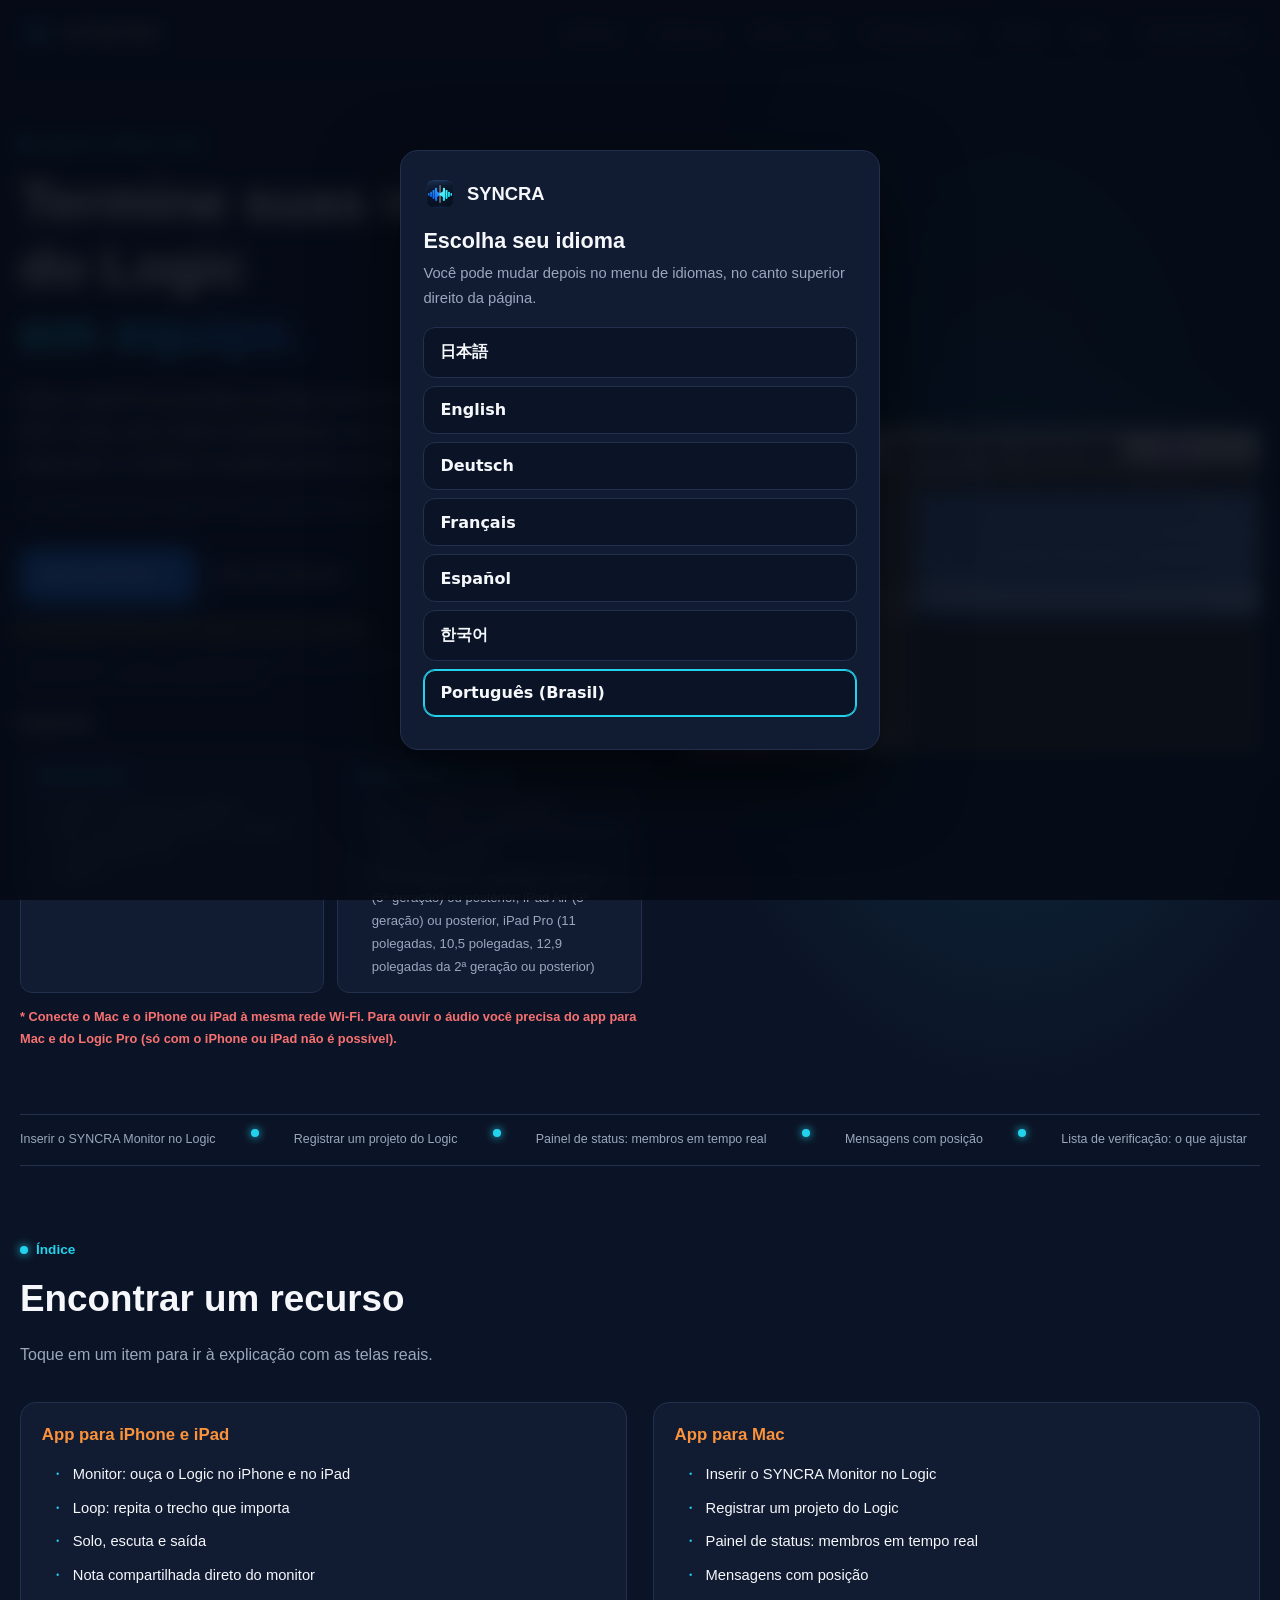
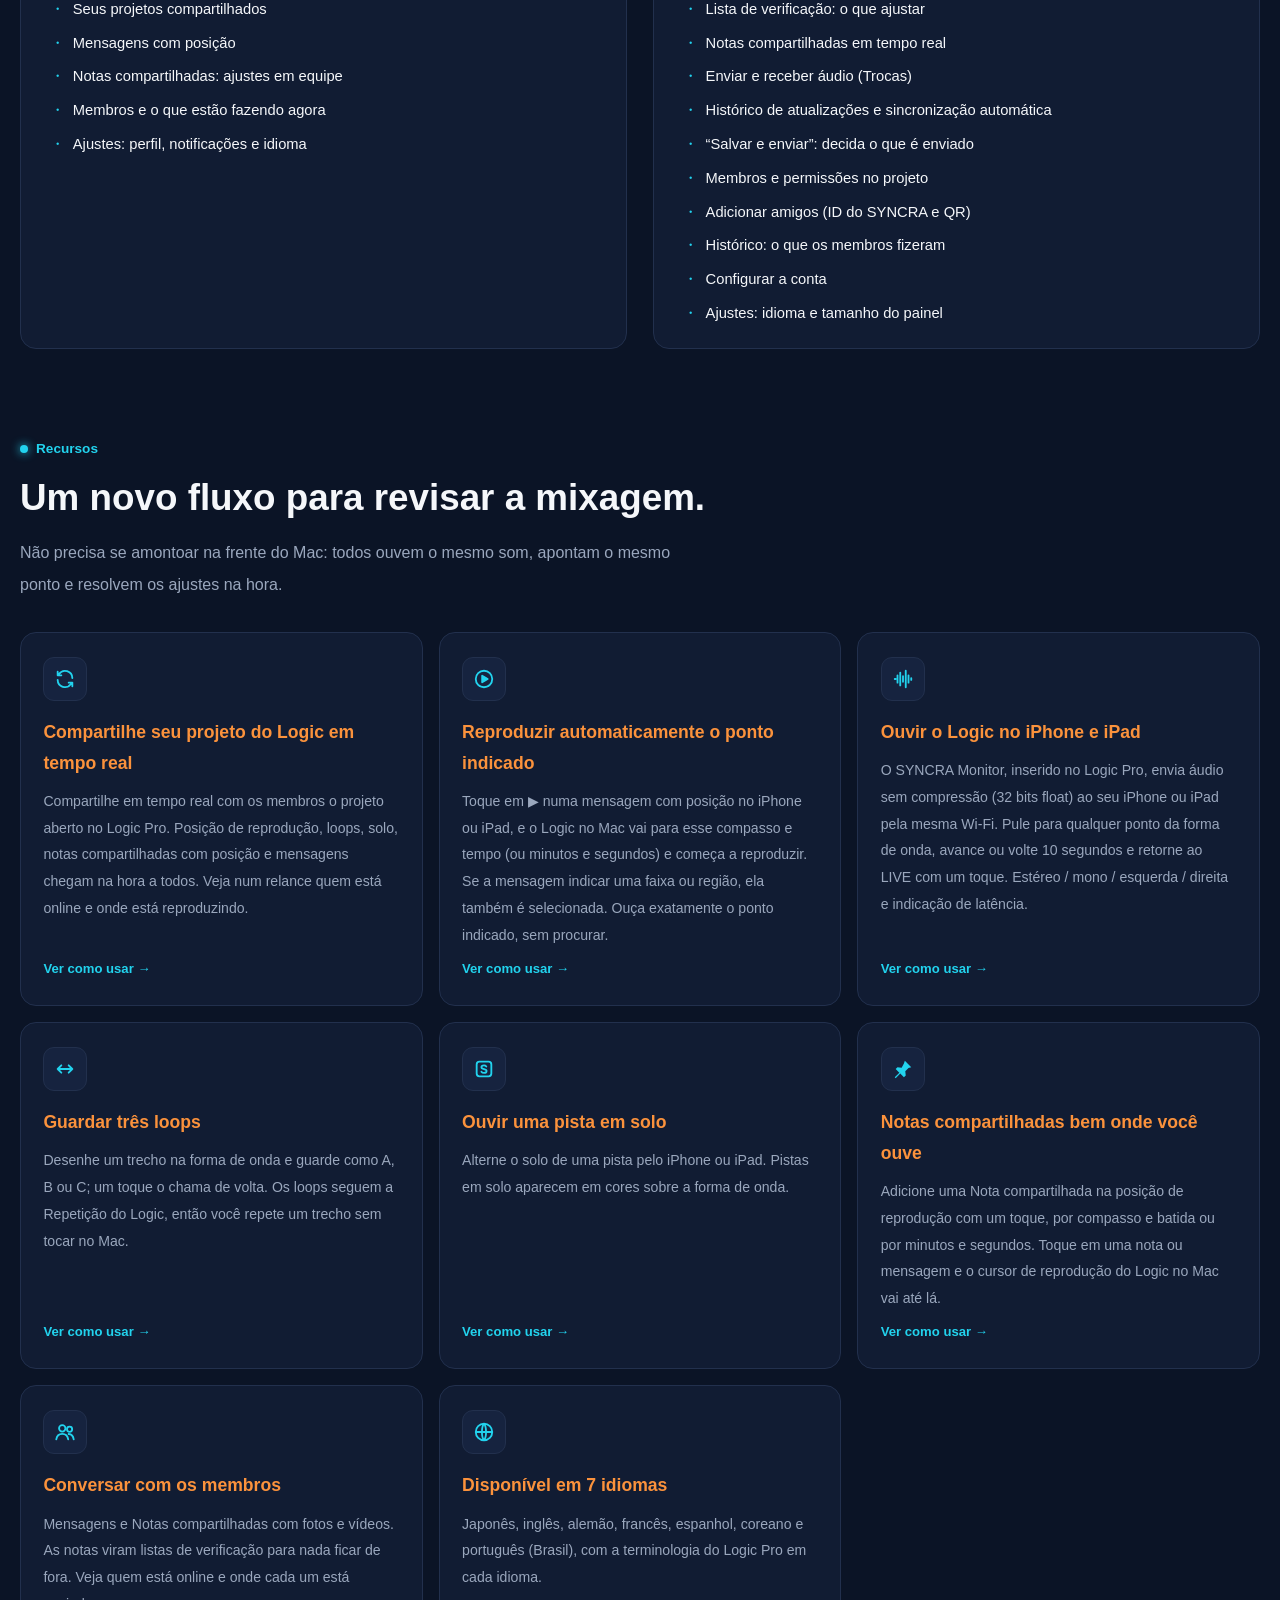
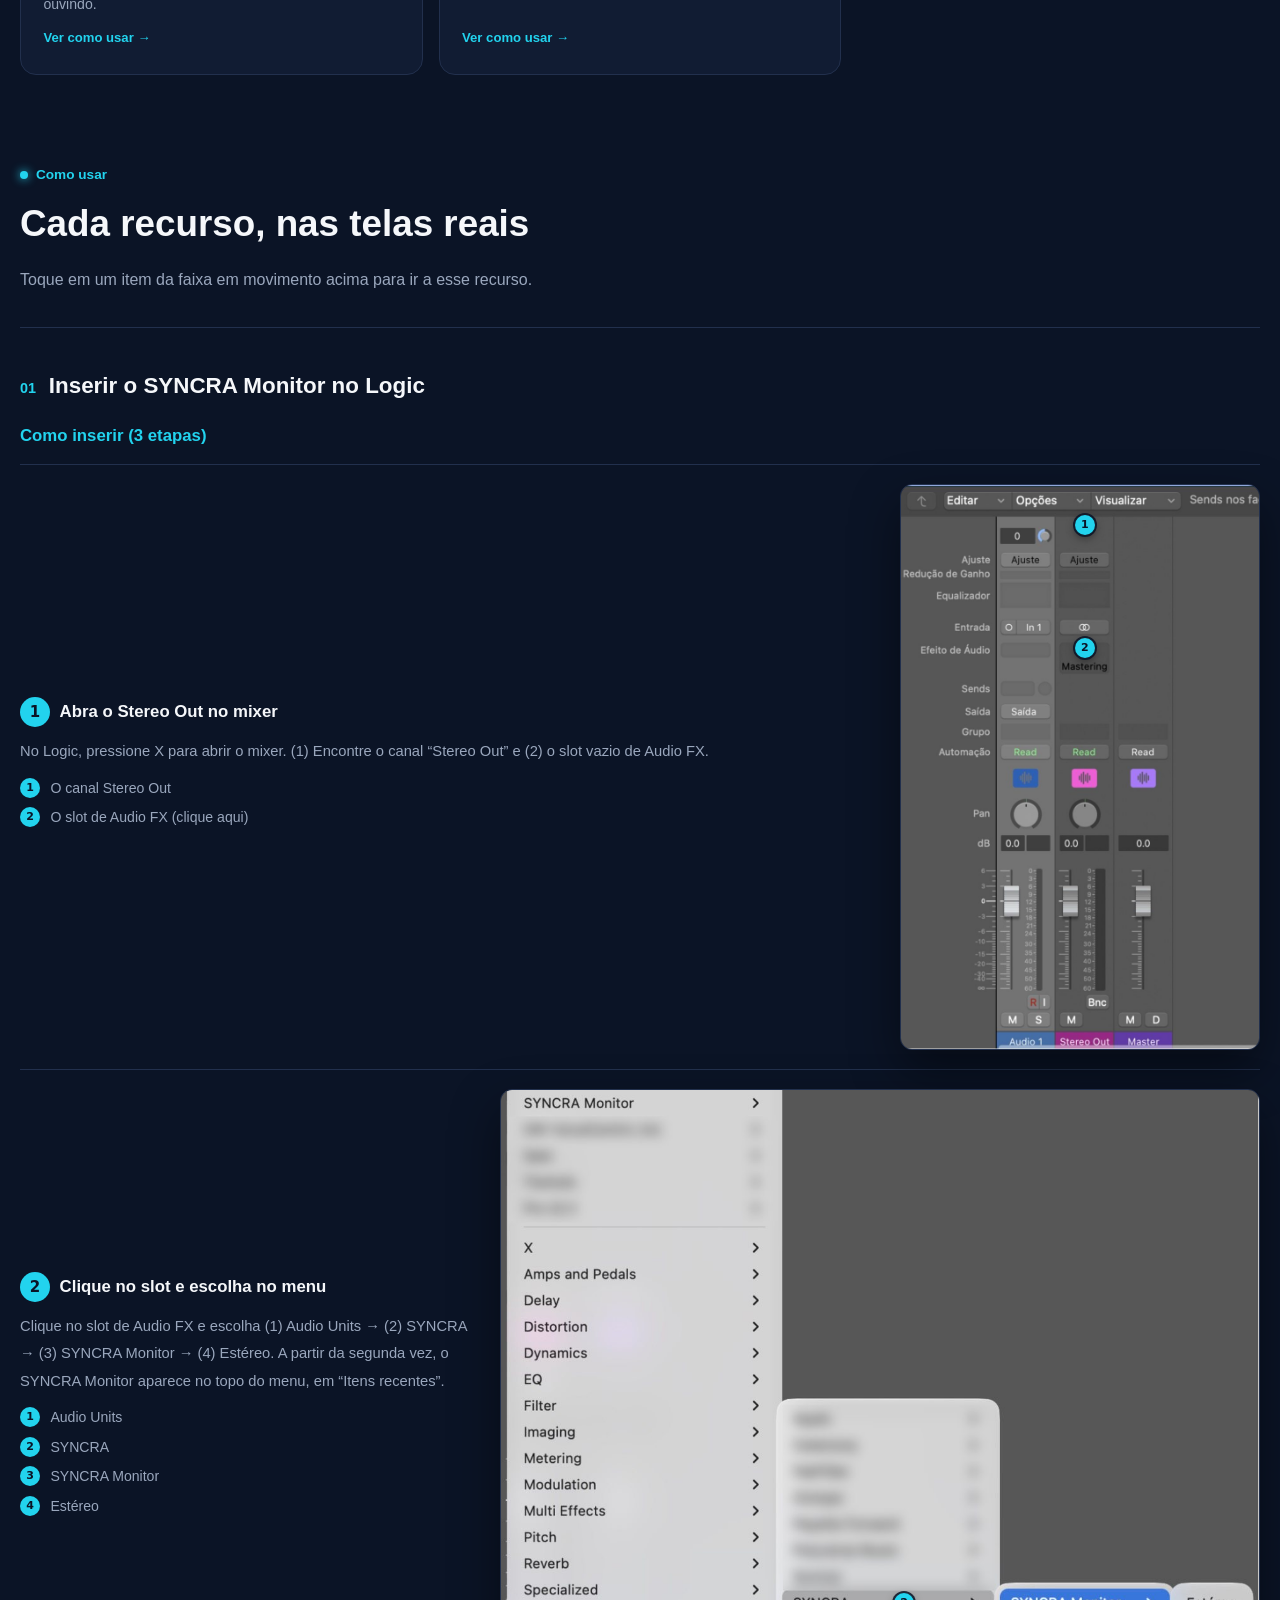
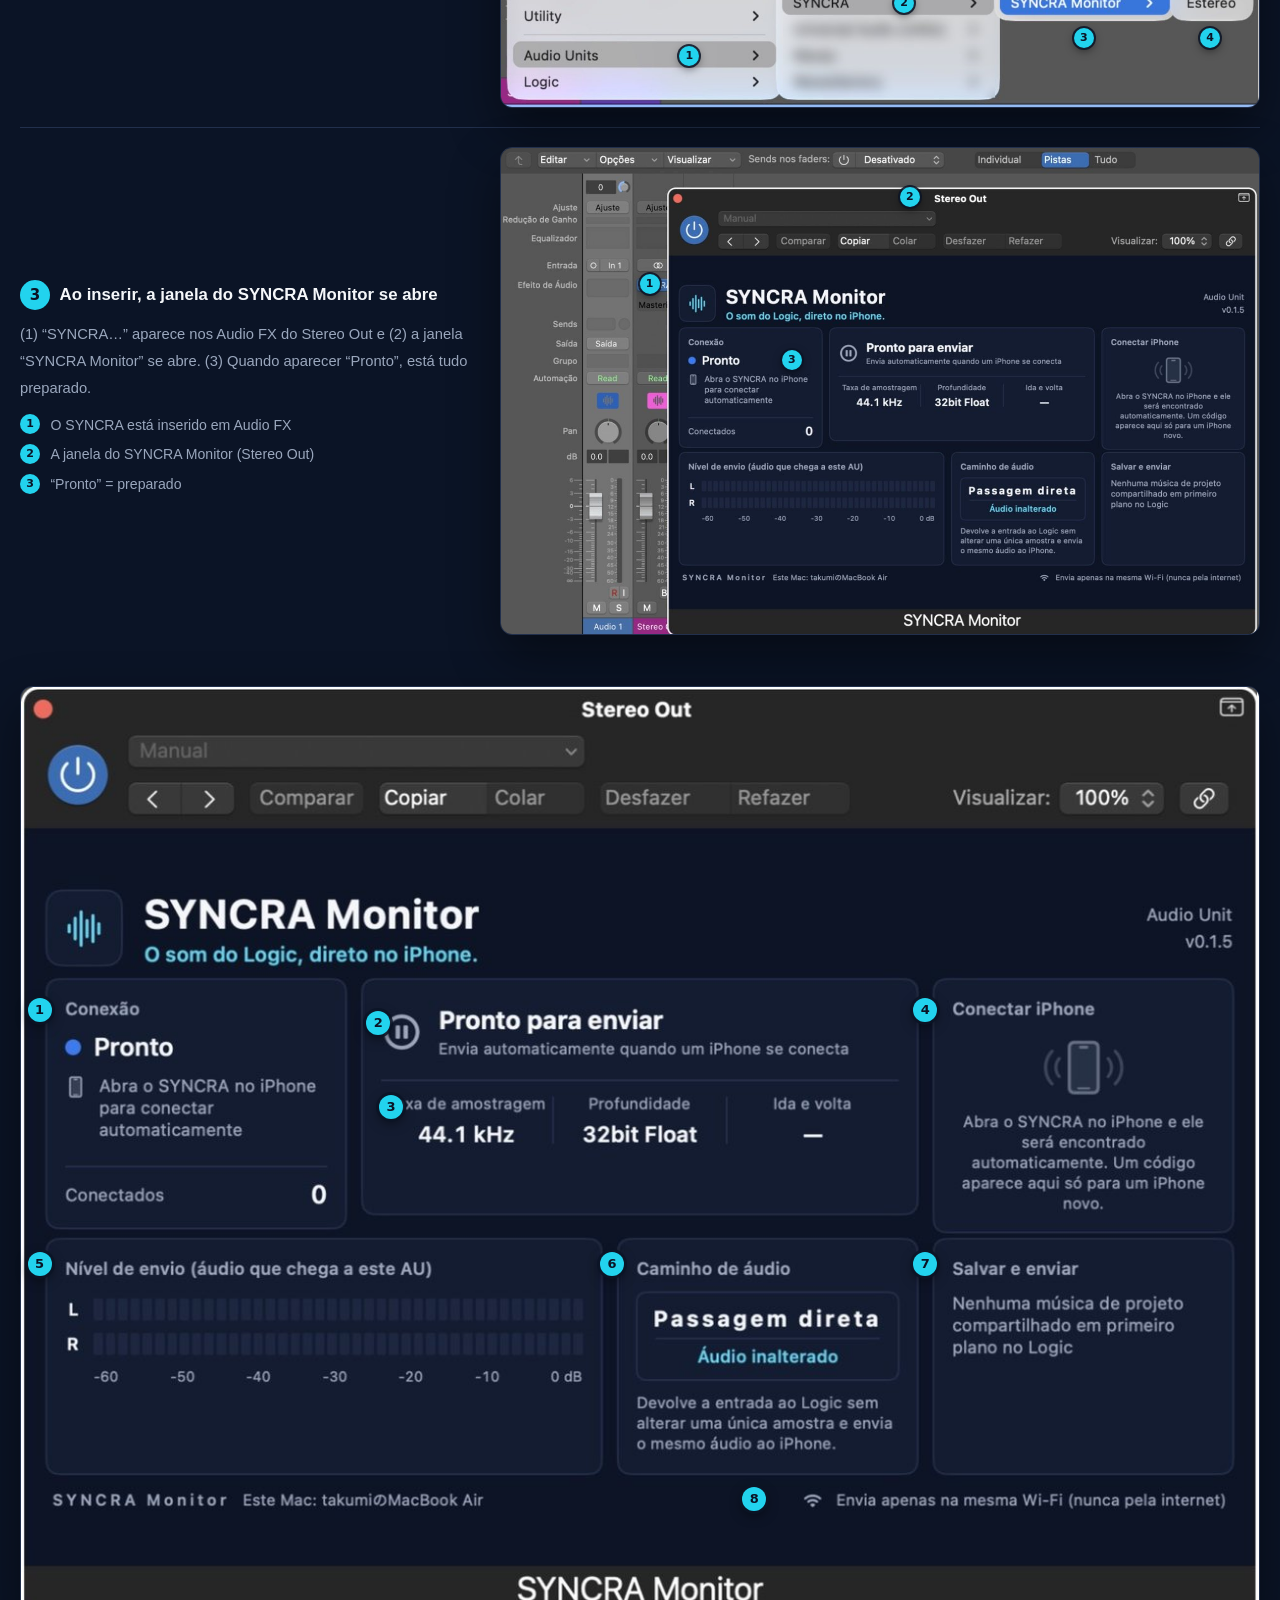
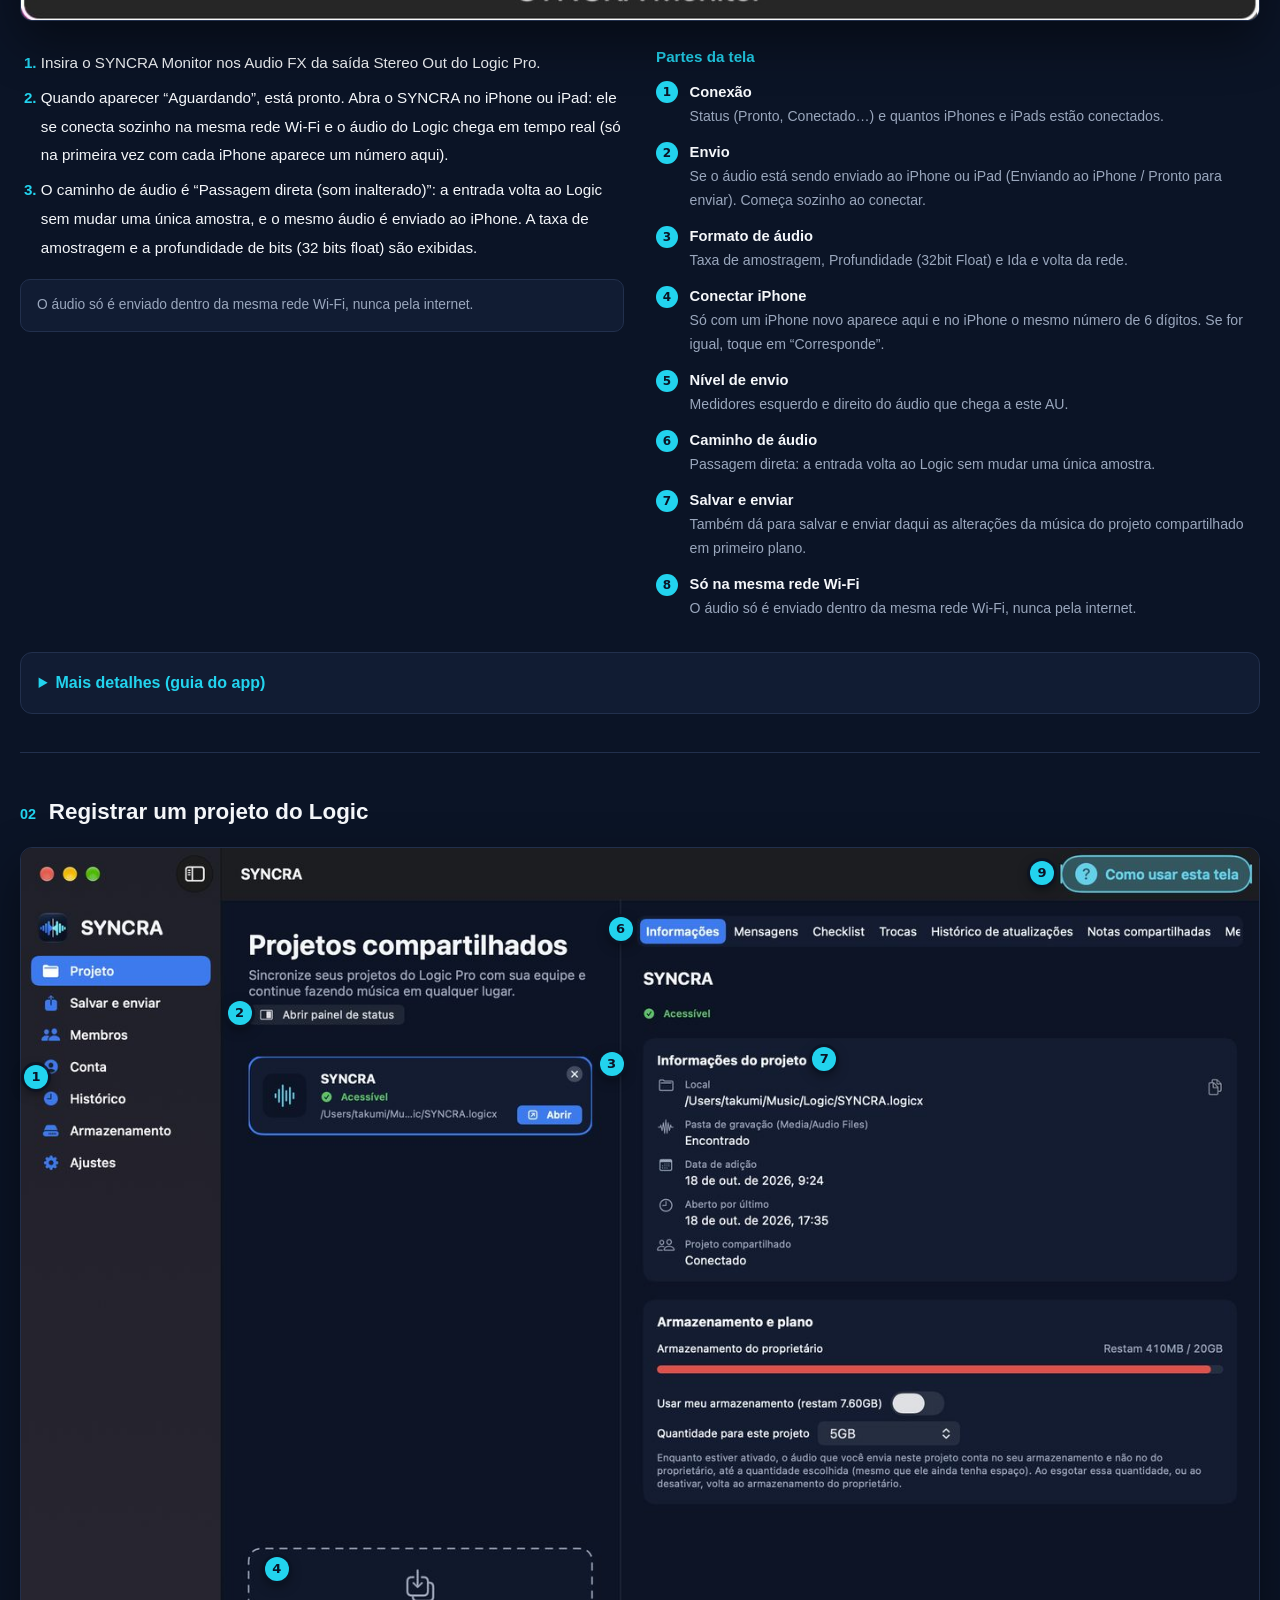
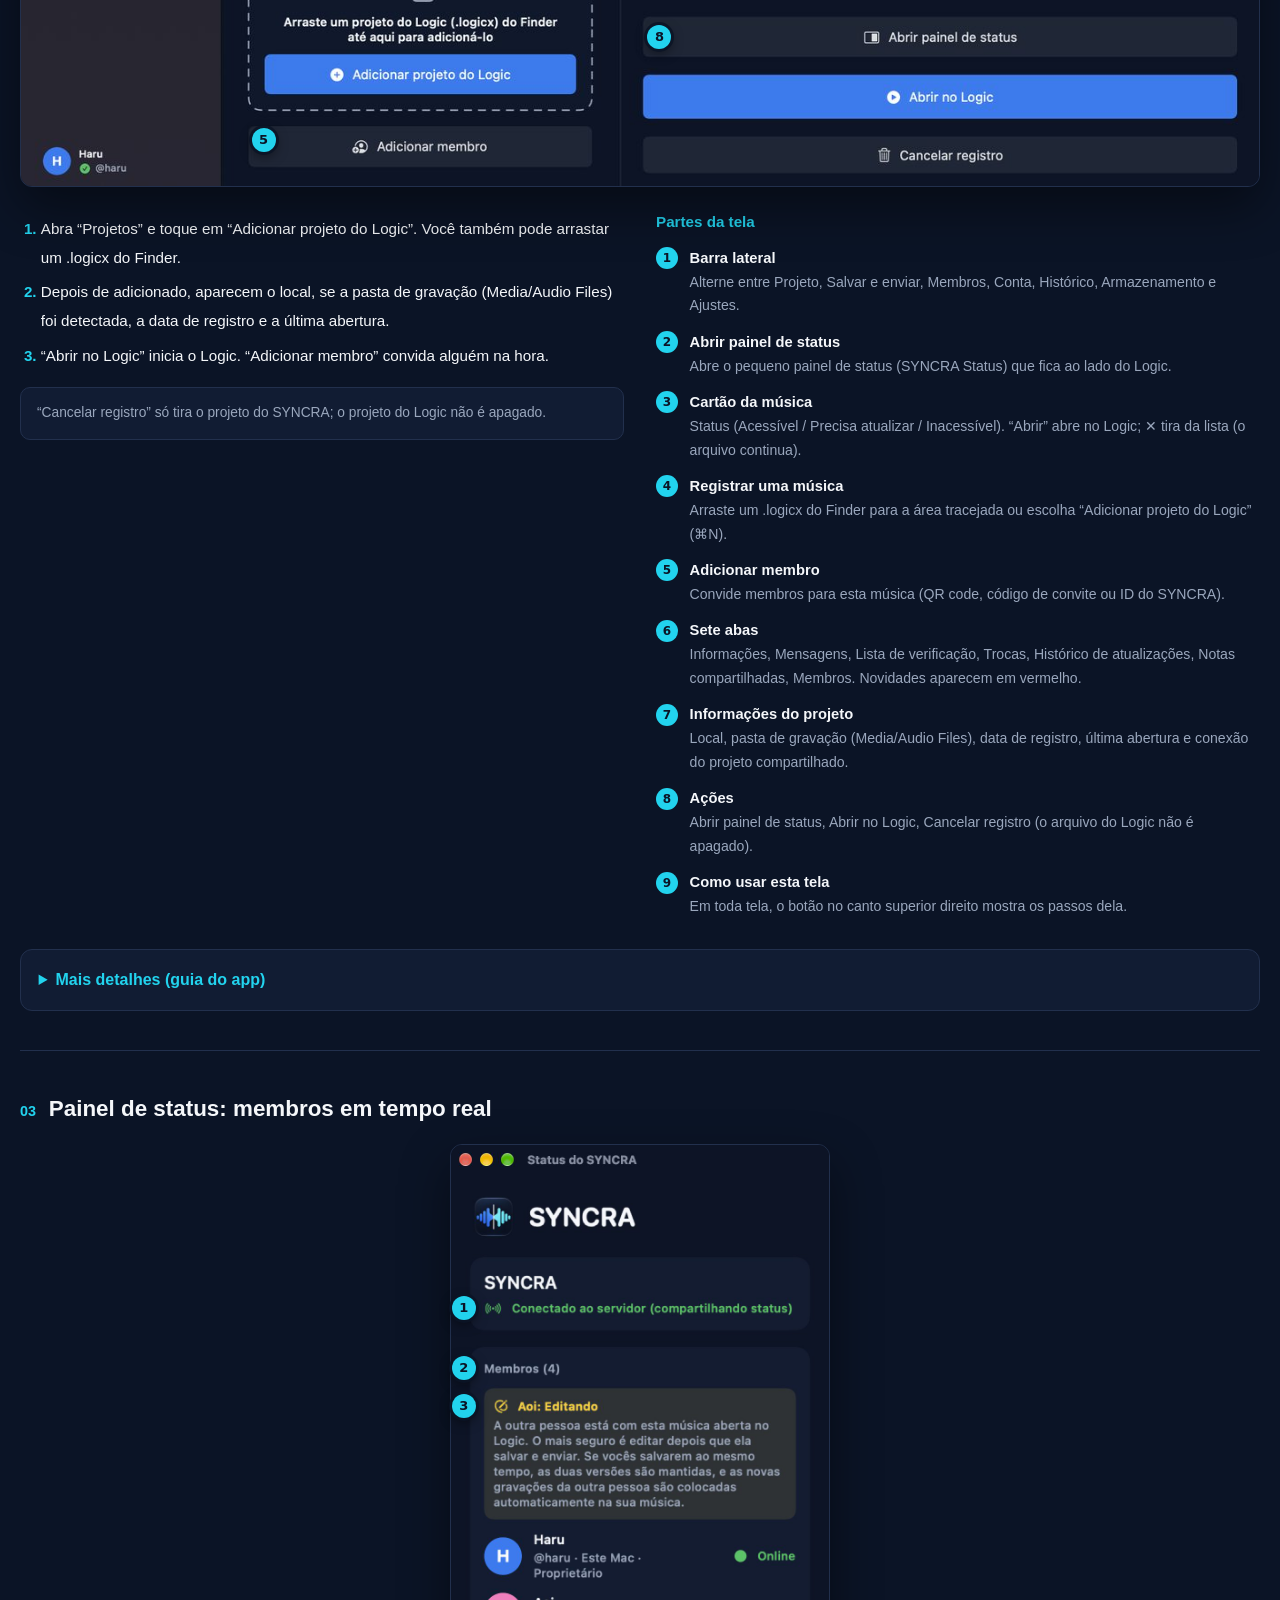
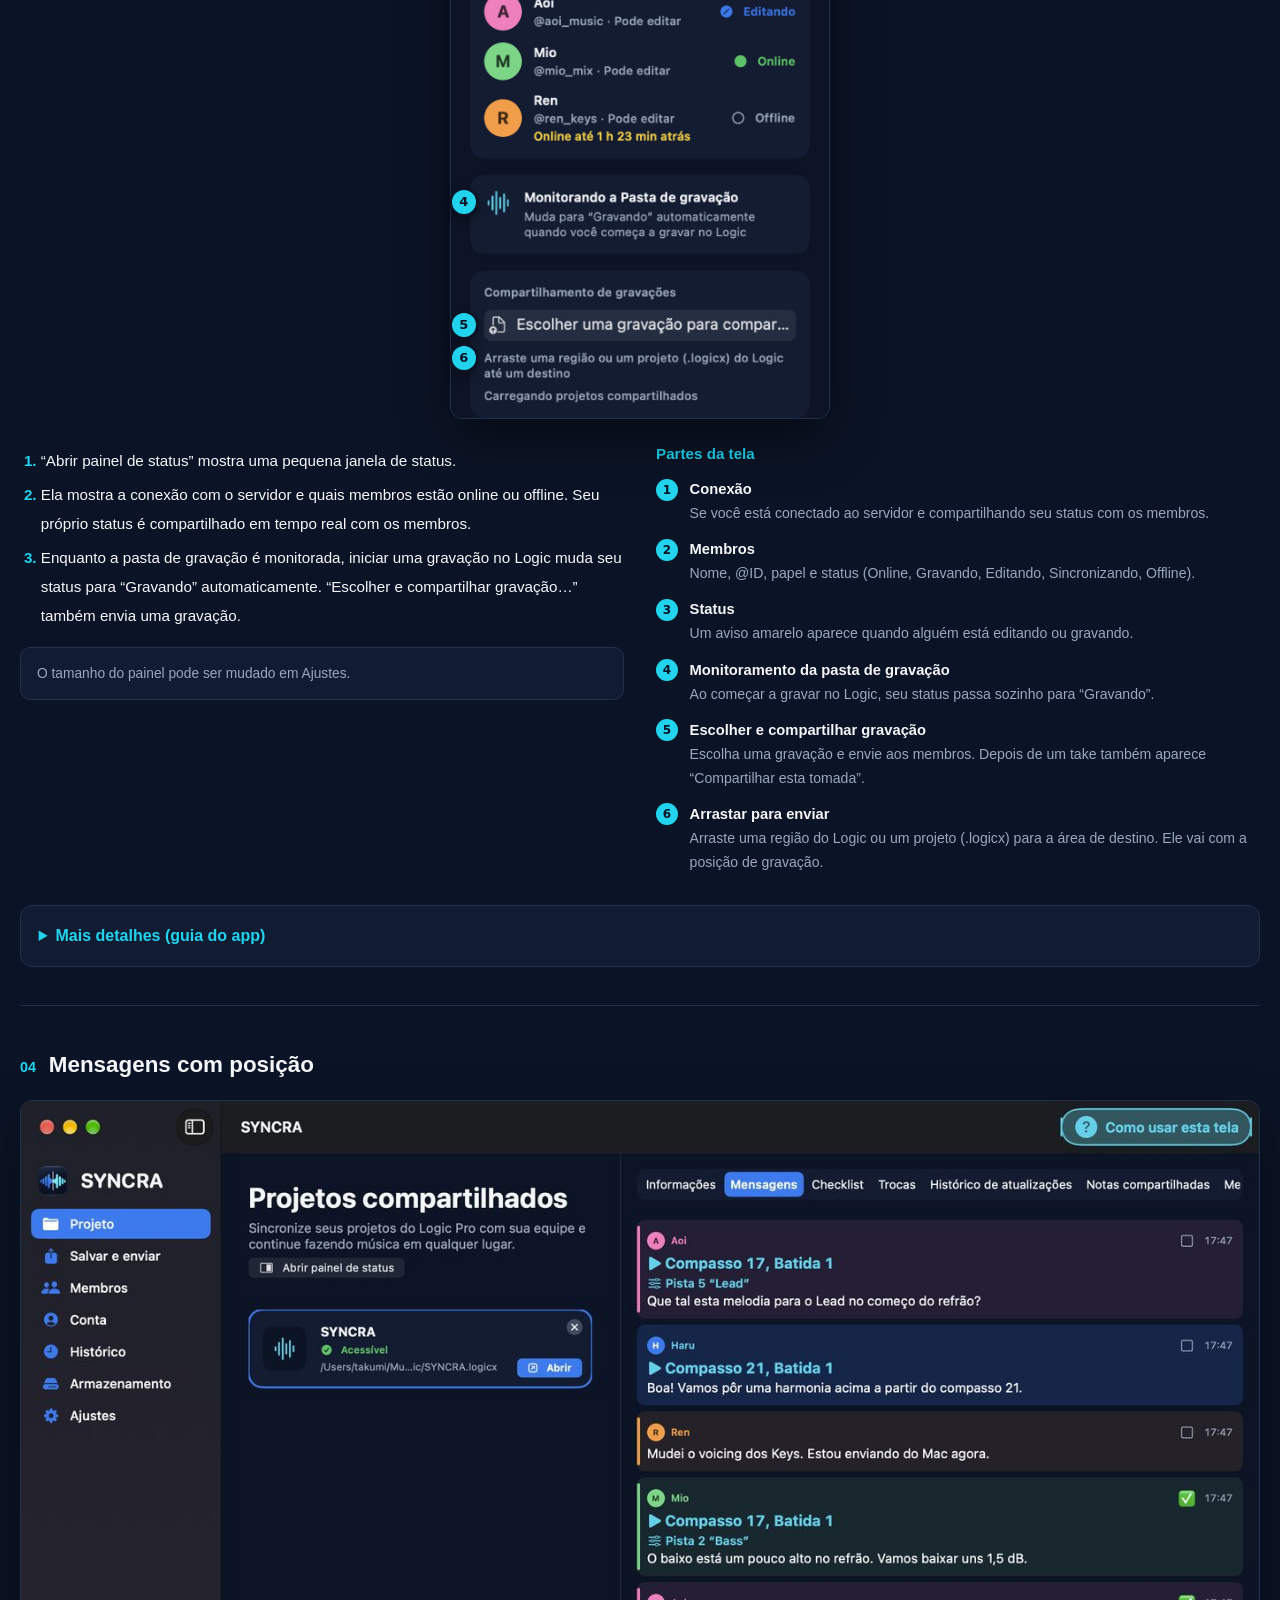
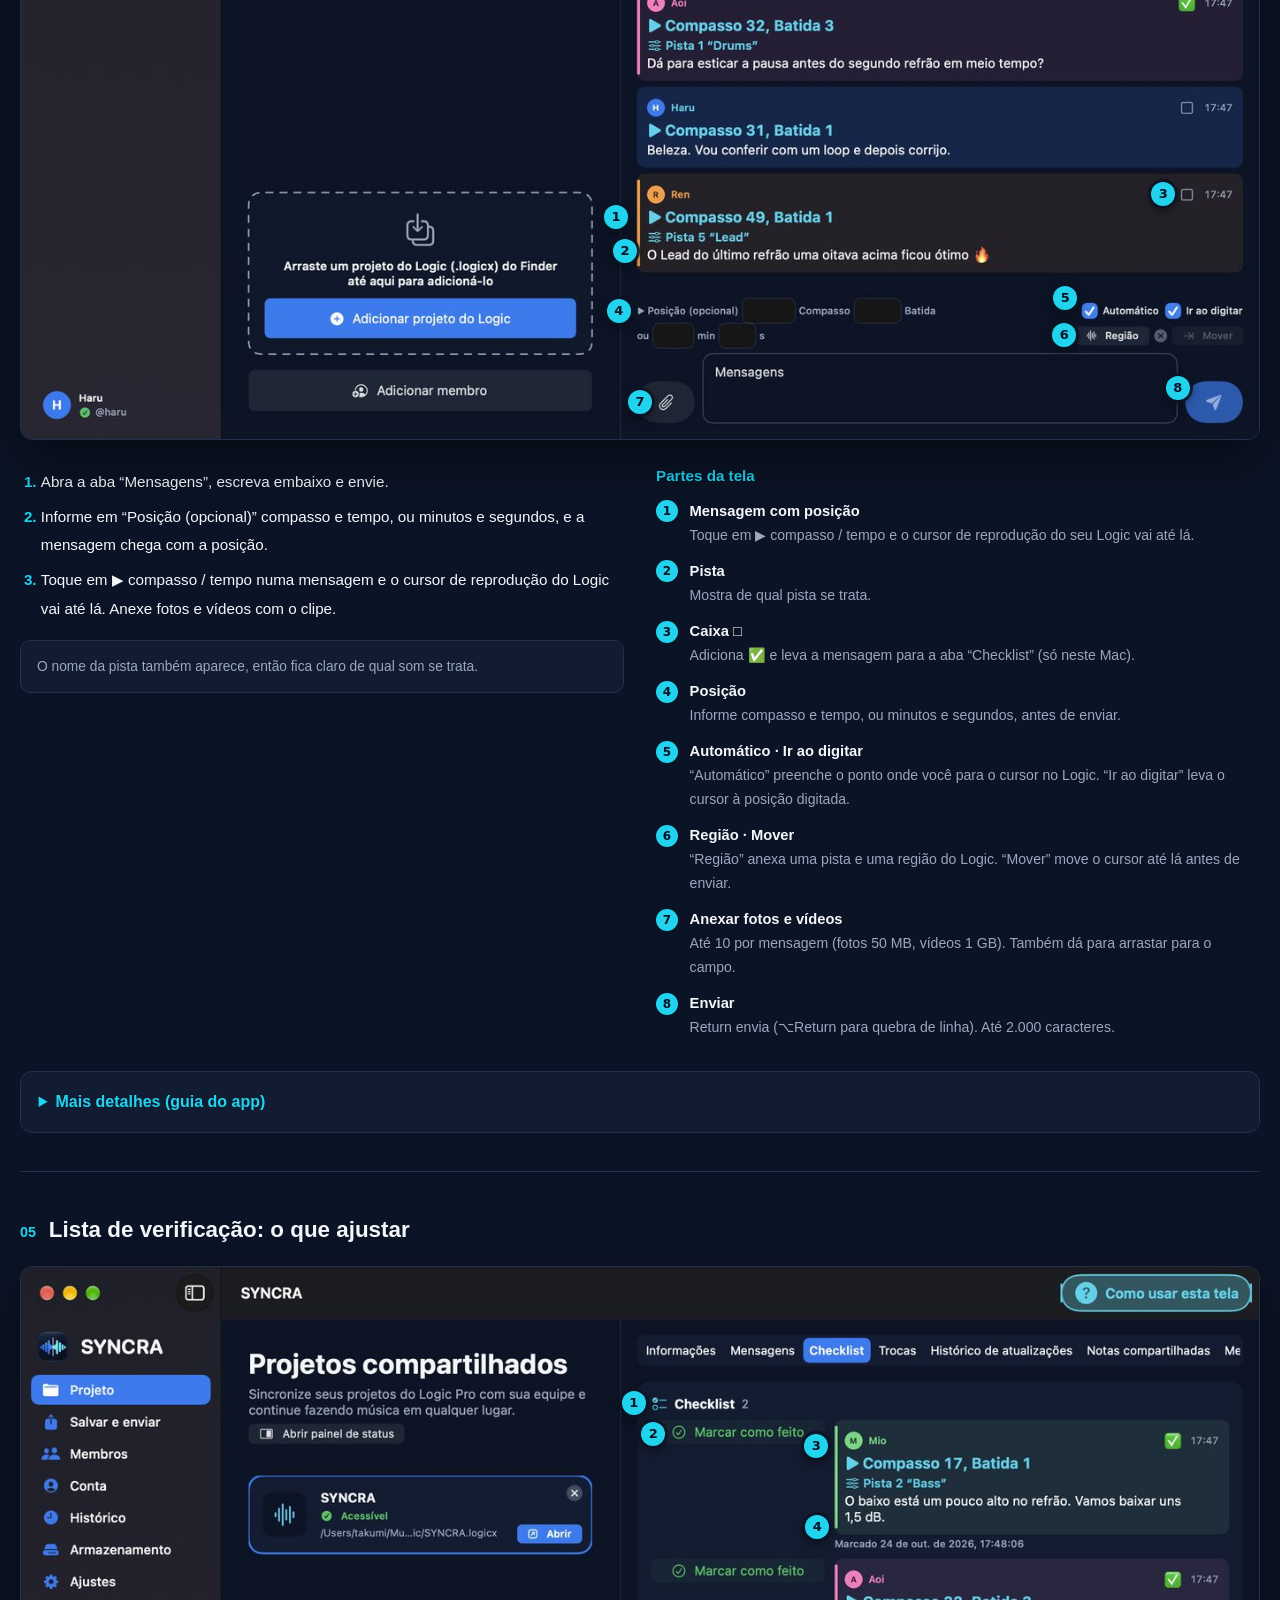
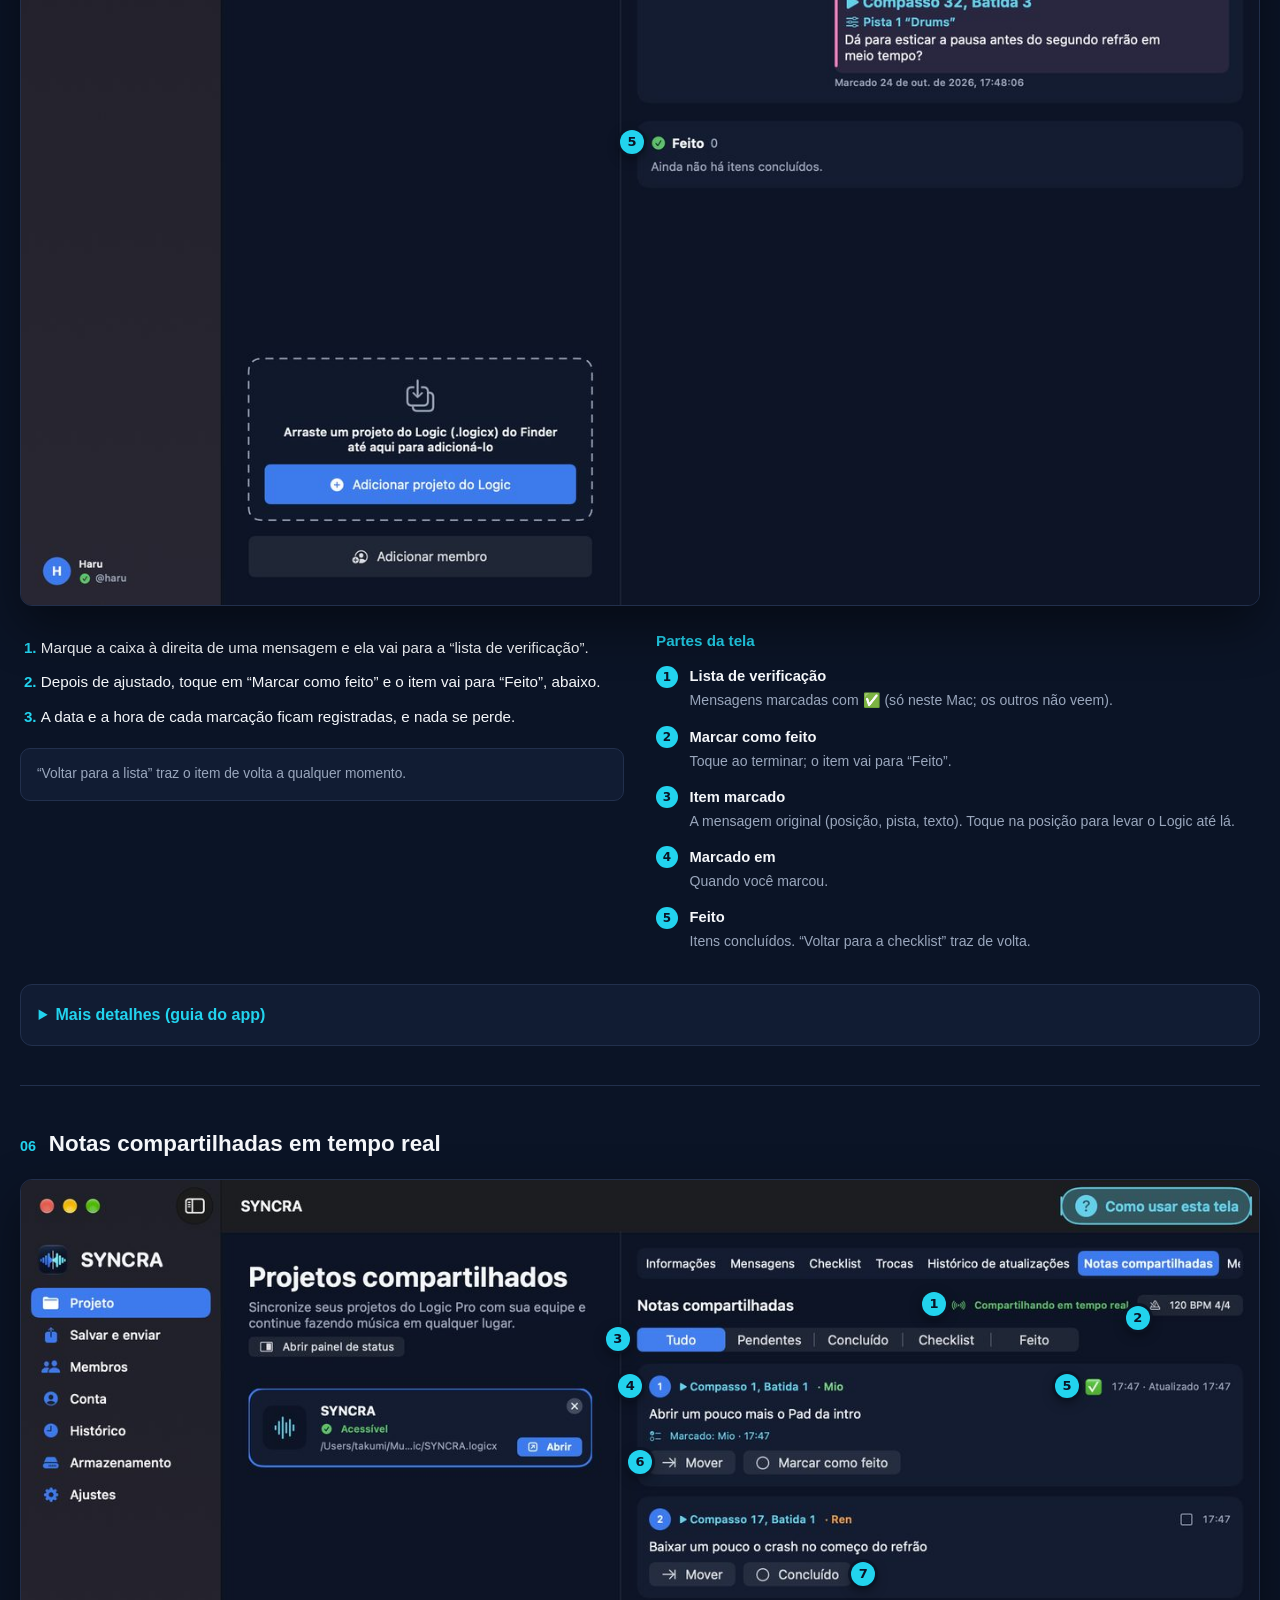
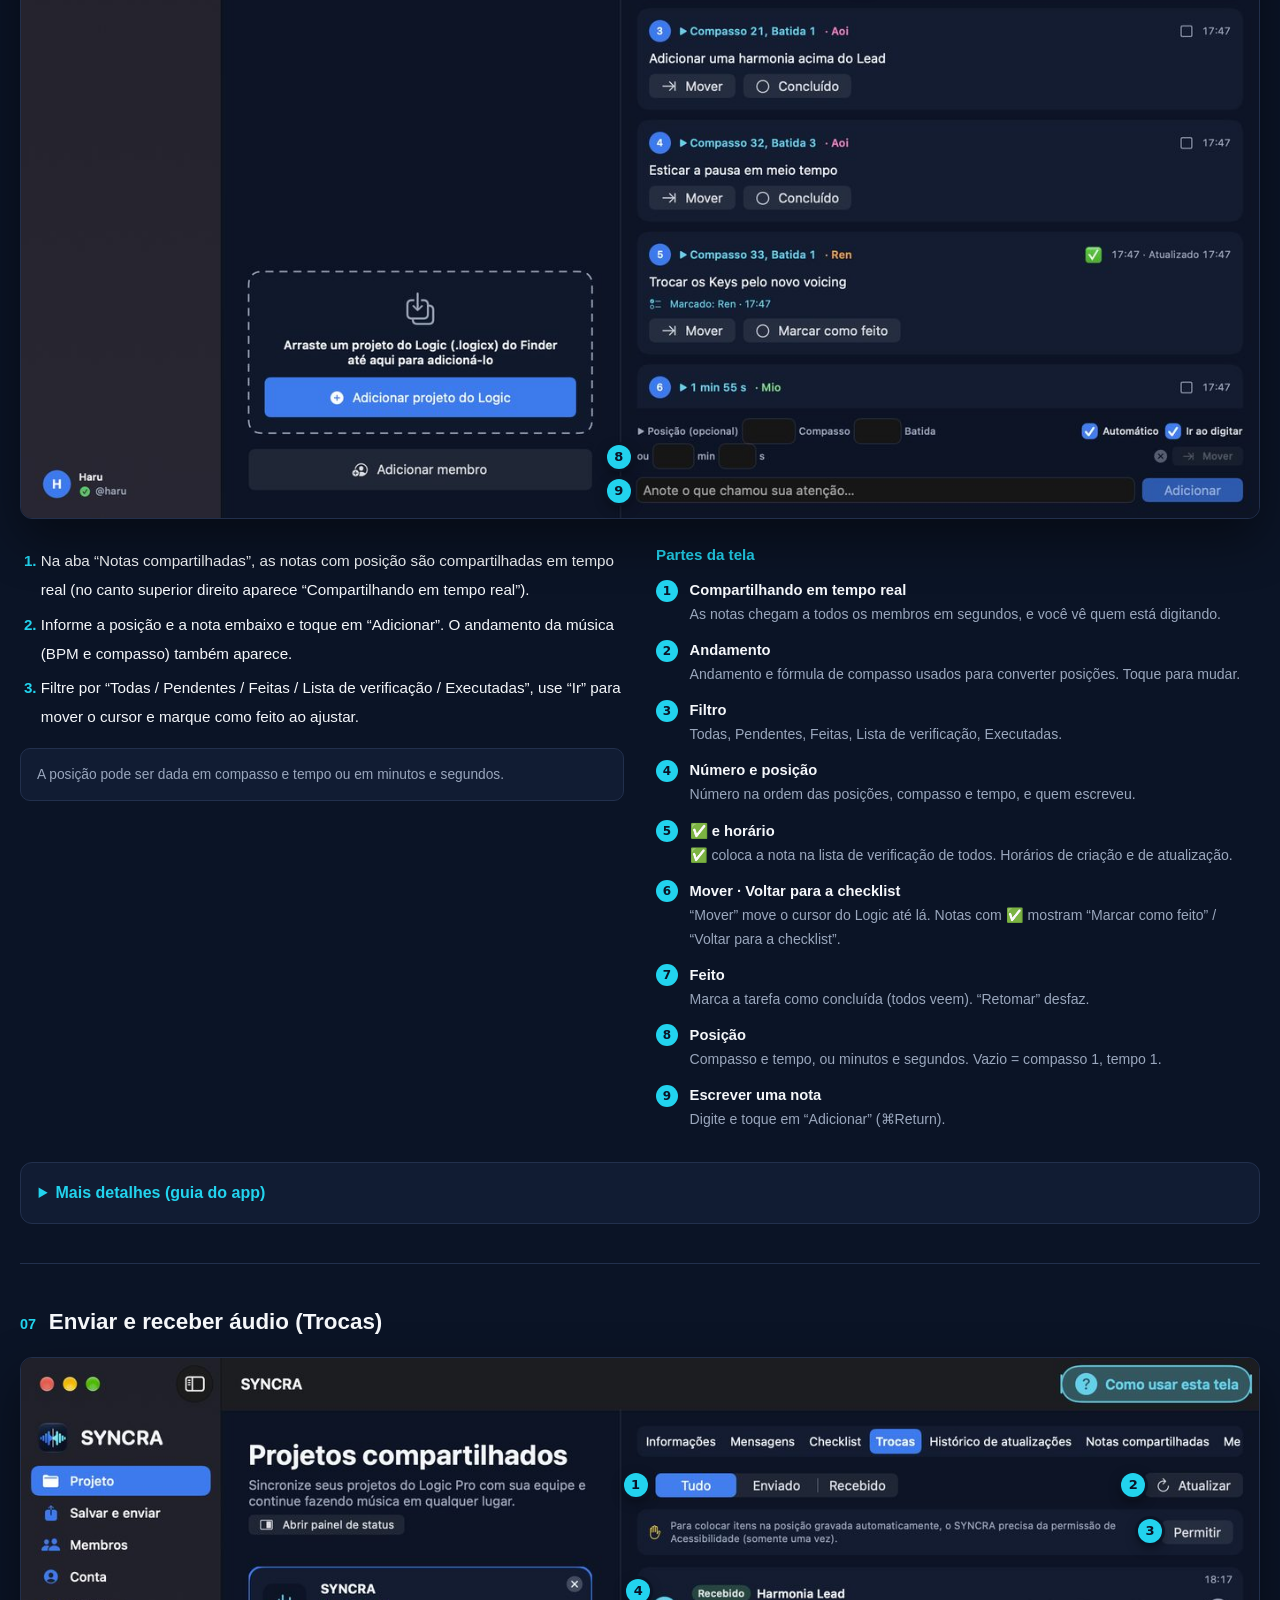
<file: pt-BR/index.html>
<!doctype html><html lang="pt-BR"><head><meta charset="utf-8"><meta name="viewport" content="width=device-width,initial-scale=1"><title>SYNCRA</title><link rel="stylesheet" href="../style.css?v=20261025a"></head><body><main class="home"><link rel="alternate" hreflang="ja" href="https://tak0923.github.io/syncra-site/index.html"><link rel="alternate" hreflang="en" href="https://tak0923.github.io/syncra-site/en/index.html"><link rel="alternate" hreflang="de" href="https://tak0923.github.io/syncra-site/de/index.html"><link rel="alternate" hreflang="fr" href="https://tak0923.github.io/syncra-site/fr/index.html"><link rel="alternate" hreflang="es" href="https://tak0923.github.io/syncra-site/es/index.html"><link rel="alternate" hreflang="ko" href="https://tak0923.github.io/syncra-site/ko/index.html"><link rel="alternate" hreflang="pt-BR" href="https://tak0923.github.io/syncra-site/pt-BR/index.html"><script>document.documentElement.classList.add('js');addEventListener('DOMContentLoaded',function(){var e=document.querySelectorAll('.rv');if(!('IntersectionObserver'in window)){e.forEach(function(x){x.classList.add('in')});return}var o=new IntersectionObserver(function(es){es.forEach(function(x){if(x.isIntersecting){x.target.classList.add('in');o.unobserve(x.target)}})},{threshold:.1});e.forEach(function(x){o.observe(x)});var s=document.querySelector('.shots');if(s&&!matchMedia('(prefers-reduced-motion: reduce)').matches){var im=[].slice.call(s.querySelectorAll('img')),cur=0,last=-1;function pick(){var n;do{n=Math.floor(Math.random()*im.length)}while(im.length>1&&(n===cur||n===last));return n}setInterval(function(){var n=pick();im[cur].classList.remove('on');im[n].classList.add('on');last=cur;cur=n},5000)}document.querySelectorAll('.annw').forEach(function(w){if(w.scrollWidth<=w.clientWidth)return;var p=w.querySelectorAll('.pin'),t=0;p.forEach(function(x){t+=parseFloat(x.style.left)});if(!p.length)return;var c=t/p.length/100*w.scrollWidth;w.scrollLeft=Math.max(0,c-w.clientWidth/2)})});</script><header class="hdr"><a class="logo" href="#top"><img src="../img/icon.png" alt="" width="34" height="34">SYNCRA</a>
<nav><a href="#features" class=hm>Recursos</a><a href="#usage">Como usar</a><a href="#mobile" class=hm>iPhone · iPad</a><a href="#how">Primeiros passos</a><a href="#pricing" class=hm>Preços</a><a href="#faq">FAQ</a><details class="lang"><summary>Português (BR) ▾</summary><ul><li><a href="../index.html" class="" hreflang="ja">日本語</a></li><li><a href="../en/index.html" class="" hreflang="en">English</a></li><li><a href="../de/index.html" class="" hreflang="de">Deutsch</a></li><li><a href="../fr/index.html" class="" hreflang="fr">Français</a></li><li><a href="../es/index.html" class="" hreflang="es">Español</a></li><li><a href="../ko/index.html" class="" hreflang="ko">한국어</a></li><li><a href="../pt-BR/index.html" class="on" hreflang="pt-BR">Português (BR)</a></li></ul></details></nav></header>
<section class="hero" id="top"><div class="rv in"><p class="kicker">Logic Pro × iPhone · iPad</p><h1>Termine suas músicas do Logic<br><span class="hl">em equipe.</span></h1>
<p class="lead">Ouça o Logic Pro do seu Mac em tempo real no iPhone ou iPad pela mesma rede Wi-Fi. Loops, solo e Notas compartilhadas com posição são compartilhados em tempo real, e a revisão e os ajustes andam na hora.</p><p class="note2">O SYNCRA conecta o Logic Pro no Mac ao iPhone e ao iPad para criar música em equipe.</p><div class="ctas"><a class="b1" href="../download/SYNCRA-0.1.8-10.zip">Baixar para Mac <span>↓</span></a><a class="b2" href="#how">Veja como funciona</a></div><p class="dot">O app para iPhone e iPad chega em breve à App Store</p><p class="hash">Versão para Mac 0.1.8 (10) · autenticada pela Apple · atualizações automáticas / SHA-256 757c37cf8b6f317781e526c8236876216cd21c77a262f0041489aea85270f01d</p><div class="req" id="req"><p class="rqh">Requisitos</p><div class="rq"><h4>App para Mac</h4><ul><li>macOS 14 Sonoma ou posterior</li><li>Mac com chip da Apple (M1 ou posterior) ou processador Intel</li><li>Logic Pro</li></ul></div><div class="rq"><h4>App para iPhone e iPad</h4><ul><li>iOS 17 / iPadOS 17 ou posterior</li><li>iPhone XS, XR ou posterior; iPhone SE (2ª geração) ou posterior</li><li>iPad (6ª geração) ou posterior, iPad mini (5ª geração) ou posterior, iPad Air (3ª geração) ou posterior, iPad Pro (11 polegadas, 10,5 polegadas, 12,9 polegadas da 2ª geração ou posterior)</li></ul></div><p class="rqn">* Conecte o Mac e o iPhone ou iPad à mesma rede Wi-Fi. Para ouvir o áudio você precisa do app para Mac e do Logic Pro (só com o iPhone ou iPad não é possível).</p></div></div>
<div class="shots rv in"><img src="../img/m_logic_pt-BR.jpg" width="1400" height="796" alt="" class="on"><img src="../img/m_monitor_pt-BR.jpg" width="1263" height="952" alt="" class="" loading=lazy><img src="../img/m_messages_pt-BR.jpg" width="1400" height="1061" alt="" class="" loading=lazy><img src="../img/m_notes_pt-BR.jpg" width="1400" height="1061" alt="" class="" loading=lazy><img src="../img/m_members_pt-BR.jpg" width="1400" height="1061" alt="" class="" loading=lazy><img src="../img/m_history_pt-BR.jpg" width="1400" height="1061" alt="" class="" loading=lazy><img src="../img/m_info_pt-BR.jpg" width="1400" height="1061" alt="" class="" loading=lazy></div></section>
<div class="strip"><div class="t"><a href="#u1">Inserir o SYNCRA Monitor no Logic</a><i></i><a href="#u2">Registrar um projeto do Logic</a><i></i><a href="#u3">Painel de status: membros em tempo real</a><i></i><a href="#u4">Mensagens com posição</a><i></i><a href="#u5">Lista de verificação: o que ajustar</a><i></i><a href="#u6">Notas compartilhadas em tempo real</a><i></i><a href="#u7">Enviar e receber áudio (Trocas)</a><i></i><a href="#u8">Histórico de atualizações e sincronização automática</a><i></i><a href="#u9">“Salvar e enviar”: decida o que é enviado</a><i></i><a href="#u10">Membros e permissões no projeto</a><i></i><a href="#u11">Adicionar amigos (ID do SYNCRA e QR)</a><i></i><a href="#u12">Histórico: o que os membros fizeram</a><i></i><a href="#u13">Configurar a conta</a><i></i><a href="#u14">Ajustes: idioma e tamanho do painel</a><i></i><a href="#u1">Inserir o SYNCRA Monitor no Logic</a><i></i><a href="#u2">Registrar um projeto do Logic</a><i></i><a href="#u3">Painel de status: membros em tempo real</a><i></i><a href="#u4">Mensagens com posição</a><i></i><a href="#u5">Lista de verificação: o que ajustar</a><i></i><a href="#u6">Notas compartilhadas em tempo real</a><i></i><a href="#u7">Enviar e receber áudio (Trocas)</a><i></i><a href="#u8">Histórico de atualizações e sincronização automática</a><i></i><a href="#u9">“Salvar e enviar”: decida o que é enviado</a><i></i><a href="#u10">Membros e permissões no projeto</a><i></i><a href="#u11">Adicionar amigos (ID do SYNCRA e QR)</a><i></i><a href="#u12">Histórico: o que os membros fizeram</a><i></i><a href="#u13">Configurar a conta</a><i></i><a href="#u14">Ajustes: idioma e tamanho do painel</a><i></i></div></div>
<section class="sec ftoc" id="toc"><p class="kicker rv">Índice</p><h2 class="rv">Encontrar um recurso</h2><p class="desc rv">Toque em um item para ir à explicação com as telas reais.</p><div class="cols"><div class="col rv"><h3>App para iPhone e iPad</h3><ul><li><a class="ft" href="#i1"><span>Monitor: ouça o Logic no iPhone e no iPad</span></a></li><li><a class="ft" href="#i2"><span>Loop: repita o trecho que importa</span></a></li><li><a class="ft" href="#i3"><span>Solo, escuta e saída</span></a></li><li><a class="ft" href="#i4"><span>Nota compartilhada direto do monitor</span></a></li><li><a class="ft" href="#i5"><span>Seus projetos compartilhados</span></a></li><li><a class="ft" href="#i6"><span>Mensagens com posição</span></a></li><li><a class="ft" href="#i7"><span>Notas compartilhadas: ajustes em equipe</span></a></li><li><a class="ft" href="#i8"><span>Membros e o que estão fazendo agora</span></a></li><li><a class="ft" href="#i9"><span>Ajustes: perfil, notificações e idioma</span></a></li></ul></div><div class="col rv"><h3>App para Mac</h3><ul><li><a class="ft" href="#u1"><span>Inserir o SYNCRA Monitor no Logic</span></a></li><li><a class="ft" href="#u2"><span>Registrar um projeto do Logic</span></a></li><li><a class="ft" href="#u3"><span>Painel de status: membros em tempo real</span></a></li><li><a class="ft" href="#u4"><span>Mensagens com posição</span></a></li><li><a class="ft" href="#u5"><span>Lista de verificação: o que ajustar</span></a></li><li><a class="ft" href="#u6"><span>Notas compartilhadas em tempo real</span></a></li><li><a class="ft" href="#u7"><span>Enviar e receber áudio (Trocas)</span></a></li><li><a class="ft" href="#u8"><span>Histórico de atualizações e sincronização automática</span></a></li><li><a class="ft" href="#u9"><span>“Salvar e enviar”: decida o que é enviado</span></a></li><li><a class="ft" href="#u10"><span>Membros e permissões no projeto</span></a></li><li><a class="ft" href="#u11"><span>Adicionar amigos (ID do SYNCRA e QR)</span></a></li><li><a class="ft" href="#u12"><span>Histórico: o que os membros fizeram</span></a></li><li><a class="ft" href="#u13"><span>Configurar a conta</span></a></li><li><a class="ft" href="#u14"><span>Ajustes: idioma e tamanho do painel</span></a></li></ul></div></div></section><section class="sec" id="features"><p class="kicker rv">Recursos</p><h2 class="rv">Um novo fluxo para revisar a mixagem.</h2><p class="desc rv">Não precisa se amontoar na frente do Mac: todos ouvem o mesmo som, apontam o mesmo ponto e resolvem os ajustes na hora.</p><div class="cards"><a class="fc rv" href="#u8"><div class="ic"><svg viewBox="0 0 24 24" fill="none" stroke="currentColor" stroke-width="2" stroke-linecap="round" stroke-linejoin="round"><path d="M20 11a8 8 0 0 0-14.5-4.5L4 8M4 4v4h4M4 13a8 8 0 0 0 14.5 4.5L20 16M20 20v-4h-4"/></svg></div><h3>Compartilhe seu projeto do Logic em tempo real</h3><p>Compartilhe em tempo real com os membros o projeto aberto no Logic Pro. Posição de reprodução, loops, solo, notas compartilhadas com posição e mensagens chegam na hora a todos. Veja num relance quem está online e onde está reproduzindo.</p><span class="go">Ver como usar →</span></a><a class="fc rv" href="#i6"><div class="ic"><svg viewBox="0 0 24 24" fill="none" stroke="currentColor" stroke-width="2" stroke-linejoin="round"><circle cx="12" cy="12" r="9"/><path d="M10 8.5v7l6-3.5z" fill="currentColor"/></svg></div><h3>Reproduzir automaticamente o ponto indicado</h3><p>Toque em ▶ numa mensagem com posição no iPhone ou iPad, e o Logic no Mac vai para esse compasso e tempo (ou minutos e segundos) e começa a reproduzir. Se a mensagem indicar uma faixa ou região, ela também é selecionada. Ouça exatamente o ponto indicado, sem procurar.</p><span class="go">Ver como usar →</span></a><a class="fc rv" href="#i1"><div class="ic"><svg viewBox="0 0 24 24" fill="none" stroke="currentColor" stroke-width="2" stroke-linecap="round"><path d="M3 12h1M6 8v8M9 5v14M12 9v6M15 3v18M18 8v8M21 11v2"/></svg></div><h3>Ouvir o Logic no iPhone e iPad</h3><p>O SYNCRA Monitor, inserido no Logic Pro, envia áudio sem compressão (32 bits float) ao seu iPhone ou iPad pela mesma Wi-Fi. Pule para qualquer ponto da forma de onda, avance ou volte 10 segundos e retorne ao LIVE com um toque. Estéreo / mono / esquerda / direita e indicação de latência.</p><span class="go">Ver como usar →</span></a><a class="fc rv" href="#i2"><div class="ic"><svg viewBox="0 0 24 24" fill="none" stroke="currentColor" stroke-width="2" stroke-linecap="round" stroke-linejoin="round"><path d="M4 12h16M8 8l-4 4 4 4M16 8l4 4-4 4"/></svg></div><h3>Guardar três loops</h3><p>Desenhe um trecho na forma de onda e guarde como A, B ou C; um toque o chama de volta. Os loops seguem a Repetição do Logic, então você repete um trecho sem tocar no Mac.</p><span class="go">Ver como usar →</span></a><a class="fc rv" href="#i3"><div class="ic"><svg viewBox="0 0 24 24" fill="none" stroke="currentColor" stroke-width="2"><rect x="4" y="4" width="16" height="16" rx="3"/><path d="M14.5 9.2c-.6-.8-1.5-1.2-2.5-1.2-1.7 0-2.8.9-2.8 2.1 0 2.8 5.6 1.4 5.6 4.1 0 1.3-1.2 2.1-2.8 2.1-1.2 0-2.2-.5-2.8-1.4" stroke-linecap="round"/></svg></div><h3>Ouvir uma pista em solo</h3><p>Alterne o solo de uma pista pelo iPhone ou iPad. Pistas em solo aparecem em cores sobre a forma de onda.</p><span class="go">Ver como usar →</span></a><a class="fc rv" href="#i4"><div class="ic"><svg viewBox="0 0 24 24" fill="currentColor"><path d="M14 3l7 7-3 1-3.5 3.5.5 4.5-2 2-4-4-5 5-1-1 5-5-4-4 2-2 4.5.5L13 6z"/></svg></div><h3>Notas compartilhadas bem onde você ouve</h3><p>Adicione uma Nota compartilhada na posição de reprodução com um toque, por compasso e batida ou por minutos e segundos. Toque em uma nota ou mensagem e o cursor de reprodução do Logic no Mac vai até lá.</p><span class="go">Ver como usar →</span></a><a class="fc rv" href="#u4"><div class="ic"><svg viewBox="0 0 24 24" fill="none" stroke="currentColor" stroke-width="2" stroke-linecap="round"><circle cx="9" cy="8" r="3.5"/><path d="M2.5 20c.5-3.5 3-6 6.5-6s6 2.5 6.5 6"/><circle cx="17" cy="9" r="2.8"/><path d="M16 14.2c3 .2 5 2.4 5.5 5.8"/></svg></div><h3>Conversar com os membros</h3><p>Mensagens e Notas compartilhadas com fotos e vídeos. As notas viram listas de verificação para nada ficar de fora. Veja quem está online e onde cada um está ouvindo.</p><span class="go">Ver como usar →</span></a><a class="fc rv" href="#u14"><div class="ic"><svg viewBox="0 0 24 24" fill="none" stroke="currentColor" stroke-width="2"><circle cx="12" cy="12" r="9"/><path d="M3 12h18M12 3c3 3.5 3 14.5 0 18M12 3c-3 3.5-3 14.5 0 18"/></svg></div><h3>Disponível em 7 idiomas</h3><p>Japonês, inglês, alemão, francês, espanhol, coreano e português (Brasil), com a terminologia do Logic Pro em cada idioma.</p><span class="go">Ver como usar →</span></a></div></section>
<section class="sec" id="usage"><p class="kicker rv">Como usar</p><h2 class="rv">Cada recurso, nas telas reais</h2><p class="desc rv">Toque em um item da faixa em movimento acima para ir a esse recurso.</p><article class="use rv" id="u1"><div class="uh"><span class="un">01</span><h3>Inserir o SYNCRA Monitor no Logic</h3></div><div class="ins"><h4>Como inserir (3 etapas)</h4><div class="is tall"><div class="it"><span class="sn">1</span><h5>Abra o Stereo Out no mixer</h5><p>No Logic, pressione X para abrir o mixer. (1) Encontre o canal “Stereo Out” e (2) o slot vazio de Audio FX.</p><ol class="pl"><li>O canal Stereo Out</li><li>O slot de Audio FX (clique aqui)</li></ol></div><figure class="ann"><img src="../img/ins1_pt-BR.jpg" width="814" height="1282" alt="" loading="lazy"><span class="pin" style="left:51.35%;top:7.33%">1</span><span class="pin" style="left:51.35%;top:29.10%">2</span></figure></div><div class="is"><div class="it"><span class="sn">2</span><h5>Clique no slot e escolha no menu</h5><p>Clique no slot de Audio FX e escolha (1) Audio Units → (2) SYNCRA → (3) SYNCRA Monitor → (4) Estéreo. A partir da segunda vez, o SYNCRA Monitor aparece no topo do menu, em “Itens recentes”.</p><ol class="pl"><li>Audio Units</li><li>SYNCRA</li><li>SYNCRA Monitor</li><li>Estéreo</li></ol></div><figure class="ann"><img src="../img/ins2_pt-BR.jpg" width="1204" height="980" alt="" loading="lazy"><span class="pin" style="left:24.92%;top:91.63%">1</span><span class="pin" style="left:53.16%;top:83.06%">2</span><span class="pin" style="left:76.83%;top:88.78%">3</span><span class="pin" style="left:93.44%;top:88.78%">4</span></figure></div><div class="is"><div class="it"><span class="sn">3</span><h5>Ao inserir, a janela do SYNCRA Monitor se abre</h5><p>(1) “SYNCRA…” aparece nos Audio FX do Stereo Out e (2) a janela “SYNCRA Monitor” se abre. (3) Quando aparecer “Pronto”, está tudo preparado.</p><ol class="pl"><li>O SYNCRA está inserido em Audio FX</li><li>A janela do SYNCRA Monitor (Stereo Out)</li><li>“Pronto” = preparado</li></ol></div><figure class="ann"><img src="../img/ins3_pt-BR.jpg" width="1372" height="879" alt="" loading="lazy"><span class="pin" style="left:19.68%;top:28.10%">1</span><span class="pin" style="left:53.94%;top:10.13%">2</span><span class="pin" style="left:38.41%;top:43.69%">3</span></figure></div></div><div class="annw"><figure class="ann"><img src="../img/m_monitor_pt-BR.jpg" width="1263" height="952" alt="" loading="lazy"><span class="pin" style="left:1.58%;top:34.66%">1</span><span class="pin" style="left:28.90%;top:36.03%">2</span><span class="pin" style="left:29.93%;top:44.96%">3</span><span class="pin" style="left:73.00%;top:34.66%">4</span><span class="pin" style="left:1.58%;top:61.76%">5</span><span class="pin" style="left:47.74%;top:61.76%">6</span><span class="pin" style="left:73.00%;top:61.76%">7</span><span class="pin" style="left:59.22%;top:86.97%">8</span></figure></div><div class="ucols"><div><ol class="steps"><li>Insira o SYNCRA Monitor nos Audio FX da saída Stereo Out do Logic Pro.</li><li>Quando aparecer “Aguardando”, está pronto. Abra o SYNCRA no iPhone ou iPad: ele se conecta sozinho na mesma rede Wi-Fi e o áudio do Logic chega em tempo real (só na primeira vez com cada iPhone aparece um número aqui).</li><li>O caminho de áudio é “Passagem direta (som inalterado)”: a entrada volta ao Logic sem mudar uma única amostra, e o mesmo áudio é enviado ao iPhone. A taxa de amostragem e a profundidade de bits (32 bits float) são exibidas.</li></ol><p class="tip">O áudio só é enviado dentro da mesma rede Wi-Fi, nunca pela internet.</p></div><div class="legend"><h4>Partes da tela</h4><ol><li><b>Conexão</b>Status (Pronto, Conectado…) e quantos iPhones e iPads estão conectados.</li><li><b>Envio</b>Se o áudio está sendo enviado ao iPhone ou iPad (Enviando ao iPhone / Pronto para enviar). Começa sozinho ao conectar.</li><li><b>Formato de áudio</b>Taxa de amostragem, Profundidade (32bit Float) e Ida e volta da rede.</li><li><b>Conectar iPhone</b>Só com um iPhone novo aparece aqui e no iPhone o mesmo número de 6 dígitos. Se for igual, toque em “Corresponde”.</li><li><b>Nível de envio</b>Medidores esquerdo e direito do áudio que chega a este AU.</li><li><b>Caminho de áudio</b>Passagem direta: a entrada volta ao Logic sem mudar uma única amostra.</li><li><b>Salvar e enviar</b>Também dá para salvar e enviar daqui as alterações da música do projeto compartilhado em primeiro plano.</li><li><b>Só na mesma rede Wi-Fi</b>O áudio só é enviado dentro da mesma rede Wi-Fi, nunca pela internet.</li></ol></div></div><details class="more"><summary>Mais detalhes (guia do app)</summary><div><h5>Preparar o Mac</h5><ol><li>Deixe o SYNCRA aberto.</li><li>No channel strip do Stereo Out do Logic, insira o plug-in “SYNCRA Monitor” (no espaço de Audio FX, escolha “SYNCRA” dentro de “Audio Units”).</li><li>Se o macOS pedir permissão para “Rede Local”, permita (nada é enviado à internet).</li></ol><p class="note">O SYNCRA Monitor não altera o áudio de forma alguma. Ele devolve ao Logic, sem mudanças, o áudio que recebe.</p><h5>Conectar pelo iPhone</h5><ol><li>No SYNCRA do iPhone, abra a aba “Monitor”. O app encontra e conecta automaticamente o Mac no mesmo Wi-Fi.</li><li>Somente no primeiro Mac, o mesmo número de 6 dígitos aparece no iPhone e na tela do SYNCRA Monitor no Mac. Se forem iguais, clique em “Corresponde” na tela do Mac. Se forem diferentes, clique em “Não corresponde”.</li><li>A partir da segunda vez, a conexão é automática, sem número.</li></ol><h5>O que você pode conferir na tela do Mac</h5><ul><li>“Conexão”: estados como “Pronto” ou “Conectado”.</li><li>“Pronto para enviar” / “Enviando ao iPhone”: se o áudio está sendo enviado ao iPhone.</li><li>“Conectar iPhone”: o iPhone conectado e o botão “Desconectar”.</li><li>“Nível de envio”: medidores esquerdo e direito do áudio que chega a este AU.</li></ul><p class="caution">Para reproduzir, parar, mover, repetir em loop e exportar a forma de onda completa a partir do iPhone, o SYNCRA do Mac precisa estar aberto e a Acessibilidade precisa estar permitida. Enquanto a forma de onda é exportada, o Logic vem para a frente e é controlado. Tenha cuidado se estiver fazendo outra coisa no Mac.</p></div></details></article><article class="use rv" id="u2"><div class="uh"><span class="un">02</span><h3>Registrar um projeto do Logic</h3></div><div class="annw"><figure class="ann"><img src="../img/m_info_pt-BR.jpg" width="1400" height="1061" alt="" loading="lazy"><span class="pin" style="left:1.29%;top:24.51%">1</span><span class="pin" style="left:17.71%;top:17.72%">2</span><span class="pin" style="left:47.71%;top:23.09%">3</span><span class="pin" style="left:20.71%;top:76.81%">4</span><span class="pin" style="left:19.64%;top:95.00%">5</span><span class="pin" style="left:48.43%;top:8.77%">6</span><span class="pin" style="left:64.86%;top:22.62%">7</span><span class="pin" style="left:51.57%;top:84.07%">8</span><span class="pin" style="left:82.43%;top:2.83%">9</span></figure></div><div class="ucols"><div><ol class="steps"><li>Abra “Projetos” e toque em “Adicionar projeto do Logic”. Você também pode arrastar um .logicx do Finder.</li><li>Depois de adicionado, aparecem o local, se a pasta de gravação (Media/Audio Files) foi detectada, a data de registro e a última abertura.</li><li>“Abrir no Logic” inicia o Logic. “Adicionar membro” convida alguém na hora.</li></ol><p class="tip">“Cancelar registro” só tira o projeto do SYNCRA; o projeto do Logic não é apagado.</p></div><div class="legend"><h4>Partes da tela</h4><ol><li><b>Barra lateral</b>Alterne entre Projeto, Salvar e enviar, Membros, Conta, Histórico, Armazenamento e Ajustes.</li><li><b>Abrir painel de status</b>Abre o pequeno painel de status (SYNCRA Status) que fica ao lado do Logic.</li><li><b>Cartão da música</b>Status (Acessível / Precisa atualizar / Inacessível). “Abrir” abre no Logic; ✕ tira da lista (o arquivo continua).</li><li><b>Registrar uma música</b>Arraste um .logicx do Finder para a área tracejada ou escolha “Adicionar projeto do Logic” (⌘N).</li><li><b>Adicionar membro</b>Convide membros para esta música (QR code, código de convite ou ID do SYNCRA).</li><li><b>Sete abas</b>Informações, Mensagens, Lista de verificação, Trocas, Histórico de atualizações, Notas compartilhadas, Membros. Novidades aparecem em vermelho.</li><li><b>Informações do projeto</b>Local, pasta de gravação (Media/Audio Files), data de registro, última abertura e conexão do projeto compartilhado.</li><li><b>Ações</b>Abrir painel de status, Abrir no Logic, Cancelar registro (o arquivo do Logic não é apagado).</li><li><b>Como usar esta tela</b>Em toda tela, o botão no canto superior direito mostra os passos dela.</li></ol></div></div><details class="more"><summary>Mais detalhes (guia do app)</summary><div><h5>Como adicionar (2 maneiras)</h5><ol><li>Abra “Projeto” na lista à esquerda.</li><li>Método A: arraste um .logicx do Finder até a moldura tracejada na tela (você pode arrastar vários ao mesmo tempo).</li><li>Método B: clique em “Adicionar projeto do Logic” (⌘N), escolha o arquivo e clique em “Adicionar”.</li></ol><p class="note">Só o local do arquivo é registrado. O arquivo do Logic em si permanece como está.</p><h5>Como ler e usar os cartões</h5><ul><li>Há 3 estados. “Acessível” significa que está tudo certo. “Precisa de atualização” indica que o local pode ter mudado. “Sem acesso” indica que é preciso escolher o local novamente.</li><li>Com “Abrir”, no canto inferior direito do cartão, a música é aberta no Logic. Outra música que estiver aberta no Logic será fechada. Se houver trabalho não salvo, o Logic pede confirmação.</li><li>Com ✕, no canto superior direito do cartão, o projeto é removido da lista deste Mac. Os arquivos do Logic, o projeto compartilhado no servidor e os membros permanecem como estão.</li></ul><h5>As 7 abas à direita</h5><ul><li>“Informações”: permite conferir o local, a Pasta de gravação, a data de adição etc., e tem “Abrir no Logic” e “Cancelar registro”.</li><li>“Mensagens”, “Checklist”, “Trocas”, “Histórico de atualizações”, “Notas compartilhadas” e “Membros”: explicadas nas páginas seguintes.</li><li>Nas abas “Mensagens”, “Trocas”, “Notas compartilhadas” e “Membros”, o número de novidades aparece em um círculo vermelho.</li></ul><h5>Se não funcionar</h5><ul><li>“Este projeto já foi adicionado”: a mesma música não pode ser adicionada duas vezes.</li><li>“Escolha um projeto do Logic Pro (.logicx)”: escolha um arquivo .logicx, não uma pasta.</li><li>“Sem acesso”: escolha o local novamente em “Escolher local novamente”, na aba “Informações”, e o problema se resolve.</li></ul></div></details></article><article class="use rv tall" id="u3"><div class="uh"><span class="un">03</span><h3>Painel de status: membros em tempo real</h3></div><div class="annw"><figure class="ann"><img src="../img/m_panel_pt-BR.jpg" width="832" height="1920" alt="" loading="lazy"><span class="pin" style="left:3.61%;top:18.70%">1</span><span class="pin" style="left:3.61%;top:25.57%">2</span><span class="pin" style="left:3.61%;top:29.95%">3</span><span class="pin" style="left:3.61%;top:75.21%">4</span><span class="pin" style="left:3.61%;top:89.27%">5</span><span class="pin" style="left:3.61%;top:93.12%">6</span></figure></div><div class="ucols"><div><ol class="steps"><li>“Abrir painel de status” mostra uma pequena janela de status.</li><li>Ela mostra a conexão com o servidor e quais membros estão online ou offline. Seu próprio status é compartilhado em tempo real com os membros.</li><li>Enquanto a pasta de gravação é monitorada, iniciar uma gravação no Logic muda seu status para “Gravando” automaticamente. “Escolher e compartilhar gravação…” também envia uma gravação.</li></ol><p class="tip">O tamanho do painel pode ser mudado em Ajustes.</p></div><div class="legend"><h4>Partes da tela</h4><ol><li><b>Conexão</b>Se você está conectado ao servidor e compartilhando seu status com os membros.</li><li><b>Membros</b>Nome, @ID, papel e status (Online, Gravando, Editando, Sincronizando, Offline).</li><li><b>Status</b>Um aviso amarelo aparece quando alguém está editando ou gravando.</li><li><b>Monitoramento da pasta de gravação</b>Ao começar a gravar no Logic, seu status passa sozinho para “Gravando”.</li><li><b>Escolher e compartilhar gravação</b>Escolha uma gravação e envie aos membros. Depois de um take também aparece “Compartilhar esta tomada”.</li><li><b>Arrastar para enviar</b>Arraste uma região do Logic ou um projeto (.logicx) para a área de destino. Ele vai com a posição de gravação.</li></ol></div></div><details class="more"><summary>Mais detalhes (guia do app)</summary><div><h5>Abrir</h5><ol><li>Na tela “Projeto”, clique em “Abrir painel de status”.</li><li>Também é possível abrir em “Abrir painel de status”, na aba “Informações”, ou no botão de mesmo nome em “Ajustes”.</li><li>O painel é exibido à frente do Logic, e a posição e o tamanho são memorizados.</li></ol><h5>O que você pode ver</h5><ul><li>“Membros”: nome, @ID, função e status (“Online”, “Gravando”, “Editando”, “Sincronizando”, “Offline”). Quando a outra pessoa está editando ou gravando, aparece um aviso amarelo.</li><li>Monitoramento da Pasta de gravação: estados como “Monitorando a Pasta de gravação” e “Gravação detectada”.</li><li>“Mensagens”: as 5 mais recentes e o campo de texto.</li><li>“Áudio recebido”: o áudio enviado pelos membros e o progresso. Quando a música está em primeiro plano no Logic, ele é colocado automaticamente na posição de gravação.</li></ul><h5>Compartilhar uma gravação</h5><ol><li>Quando a gravação termina, aparece “Compartilhar esta tomada”. Ao clicar, ela é compartilhada.</li><li>Com “Escolher uma gravação para compartilhar…”, você também pode escolher e compartilhar outras gravações.</li><li>Também é possível enviar arrastando uma região do Logic até a área de destino do painel (ela é enviada com as informações da posição de gravação).</li><li>Um envio interrompido no meio pode continuar com “Retomar”.</li></ol><h5>Chaves da sincronização automática (projeto inteiro)</h5><ul><li>“Enviar automaticamente ao salvar (⌘S) no Logic”</li><li>“Receber automaticamente as versões mais recentes dos membros”</li><li>“Salvar e enviar ao terminar a gravação”</li><li>“Perguntar se deve salvar e enviar a cada alteração ou gravação”</li><li>“Também reabrir a música aberta como a versão mais recente” (aguarda se houver trabalho não salvo)</li></ul><p class="note">Inicialmente, todas as chaves estão ativadas.</p></div></details></article><article class="use rv" id="u4"><div class="uh"><span class="un">04</span><h3>Mensagens com posição</h3></div><div class="annw"><figure class="ann"><img src="../img/m_messages_pt-BR.jpg" width="1400" height="1061" alt="" loading="lazy"><span class="pin" style="left:48.07%;top:76.25%">1</span><span class="pin" style="left:48.79%;top:79.92%">2</span><span class="pin" style="left:92.21%;top:73.80%">3</span><span class="pin" style="left:48.29%;top:86.24%">4</span><span class="pin" style="left:84.29%;top:84.92%">5</span><span class="pin" style="left:84.21%;top:88.78%">6</span><span class="pin" style="left:50.00%;top:95.95%">7</span><span class="pin" style="left:93.36%;top:94.44%">8</span></figure></div><div class="ucols"><div><ol class="steps"><li>Abra a aba “Mensagens”, escreva embaixo e envie.</li><li>Informe em “Posição (opcional)” compasso e tempo, ou minutos e segundos, e a mensagem chega com a posição.</li><li>Toque em ▶ compasso / tempo numa mensagem e o cursor de reprodução do Logic vai até lá. Anexe fotos e vídeos com o clipe.</li></ol><p class="tip">O nome da pista também aparece, então fica claro de qual som se trata.</p></div><div class="legend"><h4>Partes da tela</h4><ol><li><b>Mensagem com posição</b>Toque em ▶ compasso / tempo e o cursor de reprodução do seu Logic vai até lá.</li><li><b>Pista</b>Mostra de qual pista se trata.</li><li><b>Caixa □</b>Adiciona ✅ e leva a mensagem para a aba “Checklist” (só neste Mac).</li><li><b>Posição</b>Informe compasso e tempo, ou minutos e segundos, antes de enviar.</li><li><b>Automático · Ir ao digitar</b>“Automático” preenche o ponto onde você para o cursor no Logic. “Ir ao digitar” leva o cursor à posição digitada.</li><li><b>Região · Mover</b>“Região” anexa uma pista e uma região do Logic. “Mover” move o cursor até lá antes de enviar.</li><li><b>Anexar fotos e vídeos</b>Até 10 por mensagem (fotos 50 MB, vídeos 1 GB). Também dá para arrastar para o campo.</li><li><b>Enviar</b>Return envia (⌥Return para quebra de linha). Até 2.000 caracteres.</li></ol></div></div><details class="more"><summary>Mais detalhes (guia do app)</summary><div><h5>Enviar uma mensagem</h5><ol><li>Abra a aba “Mensagens” do projeto.</li><li>Digite a mensagem no campo de baixo e envie com Return (para quebrar a linha, use ⌥Return). O limite é de 2000 caracteres.</li><li>Escolha fotos e vídeos com o botão 📎 ou arraste-os para o campo de texto. Cada mensagem aceita até 10 itens, com fotos de até 50 MB e vídeos de até 1 GB. Com anexos, é possível enviar mesmo com o texto vazio.</li></ol><p class="caution">Membros com “Somente visualização” não podem enviar fotos nem vídeos (podem enviar texto).</p><h5>Incluir uma posição</h5><ol><li>Digite a posição em “Compasso” e “Batida” (ou “min” e “s”), acima do campo de texto. Compasso vai de 1 a 9999, batida de 1 a 64, minutos de 0 a 1439 e segundos de 0 a 59.</li><li>Com “Automático” ativado, ao parar o cursor de reprodução no Logic, essa posição é preenchida automaticamente.</li><li>Ao clicar em “Região”, você pode escolher uma pista e uma região do Logic para anexar.</li><li>Ao clicar em “Mover”, o cursor de reprodução do Logic vai para essa posição antes do envio.</li></ol><p class="note">Ao clicar em uma linha recebida com posição, o cursor de reprodução do seu Logic vai para essa posição (é necessária a permissão de Acessibilidade).</p></div></details></article><article class="use rv" id="u5"><div class="uh"><span class="un">05</span><h3>Lista de verificação: o que ajustar</h3></div><div class="annw"><figure class="ann"><img src="../img/m_checklist_pt-BR.jpg" width="1400" height="1061" alt="" loading="lazy"><span class="pin" style="left:49.50%;top:14.61%">1</span><span class="pin" style="left:51.07%;top:17.91%">2</span><span class="pin" style="left:64.21%;top:19.23%">3</span><span class="pin" style="left:64.29%;top:27.80%">4</span><span class="pin" style="left:49.36%;top:50.71%">5</span></figure></div><div class="ucols"><div><ol class="steps"><li>Marque a caixa à direita de uma mensagem e ela vai para a “lista de verificação”.</li><li>Depois de ajustado, toque em “Marcar como feito” e o item vai para “Feito”, abaixo.</li><li>A data e a hora de cada marcação ficam registradas, e nada se perde.</li></ol><p class="tip">“Voltar para a lista” traz o item de volta a qualquer momento.</p></div><div class="legend"><h4>Partes da tela</h4><ol><li><b>Lista de verificação</b>Mensagens marcadas com ✅ (só neste Mac; os outros não veem).</li><li><b>Marcar como feito</b>Toque ao terminar; o item vai para “Feito”.</li><li><b>Item marcado</b>A mensagem original (posição, pista, texto). Toque na posição para levar o Logic até lá.</li><li><b>Marcado em</b>Quando você marcou.</li><li><b>Feito</b>Itens concluídos. “Voltar para a checklist” traz de volta.</li></ol></div></div><details class="more"><summary>Mais detalhes (guia do app)</summary><div><h5>Checklist (lista só sua)</h5><ol><li>Ao clicar no □ no canto superior direito da linha de uma mensagem, aparece um ✅ e a mensagem vai para a aba “Checklist”. Ao clicar de novo, ela sai.</li><li>Na aba “Checklist”, mova o que você já fez para “Feito” com “Marcar como feito”. Para devolver, use “Voltar para a checklist”.</li></ol><p class="note">A checklist das mensagens é um registro apenas deste Mac e a outra pessoa não a vê (as marcações das Notas compartilhadas são visíveis a todos os membros).</p><h5>O que significam checklist e feito</h5><ul><li>✅ (checklist): o que você fará depois. Clique no □ no canto superior direito da mensagem para aparecer ✅ e entrar na aba “Checklist”. Clique de novo para tirar.</li><li>“Feito”: quando já executou, clique em “Marcar como feito” na aba “Checklist”. Ela vai para a parte “Feito” da mesma aba. “Voltar para a checklist” desfaz.</li><li>Só você vê: a checklist das mensagens é um registro só deste Mac e os outros não veem (as marcações das notas compartilhadas são vistas por todos os membros).</li></ul></div></details></article><article class="use rv" id="u6"><div class="uh"><span class="un">06</span><h3>Notas compartilhadas em tempo real</h3></div><div class="annw"><figure class="ann"><img src="../img/m_notes_pt-BR.jpg" width="1400" height="1061" alt="" loading="lazy"><span class="pin" style="left:73.71%;top:13.29%">1</span><span class="pin" style="left:90.14%;top:14.80%">2</span><span class="pin" style="left:48.21%;top:16.97%">3</span><span class="pin" style="left:49.21%;top:21.96%">4</span><span class="pin" style="left:84.43%;top:21.96%">5</span><span class="pin" style="left:50.00%;top:30.07%">6</span><span class="pin" style="left:68.00%;top:42.04%">7</span><span class="pin" style="left:48.29%;top:93.40%">8</span><span class="pin" style="left:48.29%;top:96.98%">9</span></figure></div><div class="ucols"><div><ol class="steps"><li>Na aba “Notas compartilhadas”, as notas com posição são compartilhadas em tempo real (no canto superior direito aparece “Compartilhando em tempo real”).</li><li>Informe a posição e a nota embaixo e toque em “Adicionar”. O andamento da música (BPM e compasso) também aparece.</li><li>Filtre por “Todas / Pendentes / Feitas / Lista de verificação / Executadas”, use “Ir” para mover o cursor e marque como feito ao ajustar.</li></ol><p class="tip">A posição pode ser dada em compasso e tempo ou em minutos e segundos.</p></div><div class="legend"><h4>Partes da tela</h4><ol><li><b>Compartilhando em tempo real</b>As notas chegam a todos os membros em segundos, e você vê quem está digitando.</li><li><b>Andamento</b>Andamento e fórmula de compasso usados para converter posições. Toque para mudar.</li><li><b>Filtro</b>Todas, Pendentes, Feitas, Lista de verificação, Executadas.</li><li><b>Número e posição</b>Número na ordem das posições, compasso e tempo, e quem escreveu.</li><li><b>✅ e horário</b>✅ coloca a nota na lista de verificação de todos. Horários de criação e de atualização.</li><li><b>Mover · Voltar para a checklist</b>“Mover” move o cursor do Logic até lá. Notas com ✅ mostram “Marcar como feito” / “Voltar para a checklist”.</li><li><b>Feito</b>Marca a tarefa como concluída (todos veem). “Retomar” desfaz.</li><li><b>Posição</b>Compasso e tempo, ou minutos e segundos. Vazio = compasso 1, tempo 1.</li><li><b>Escrever uma nota</b>Digite e toque em “Adicionar” (⌘Return).</li></ol></div></div><details class="more"><summary>Mais detalhes (guia do app)</summary><div><h5>Escrever uma nota</h5><ol><li>Abra a aba “Notas compartilhadas” do projeto.</li><li>Digite a posição (compasso e batida), escreva o conteúdo em “Anote o que chamou sua atenção…” e clique em “Adicionar” (⌘Return). Se a posição estiver vazia, a nota é escrita em Compasso 1, Batida 1.</li><li>A nota aparece para todos os membros em alguns segundos. O nome de quem está digitando também é exibido.</li></ol><h5>Ações nas notas</h5><ul><li>Ao clicar em “Mover”, o cursor de reprodução do Logic vai para essa posição.</li><li>Use “Concluído” para concluir e “Retomar” para reverter. Você pode filtrar por “Pendentes” e “Concluído”.</li><li>Ao clicar no ✅ (canto superior direito da nota), ela entra na checklist de todos os membros. Filtre por “Checklist” e mova para “Feito” com “Marcar como feito”. Para devolver, use “Voltar para a checklist”.</li><li>A lixeira só apaga notas escritas por você (elas continuam no histórico).</li></ul><p class="note">A marcação das Notas compartilhadas é compartilhada com todos os membros. É diferente da checklist das mensagens (só sua).</p><h5>Concluído, checklist e feito: as diferenças</h5><ul><li>“Concluído”: o assunto da nota está resolvido. Todos os membros veem. “Retomar” volta para Pendentes.</li><li>“Checklist”: o que você fará depois. Toque no □ no canto superior direito da nota para aparecer ✅ e entrar na checklist de todos os membros. Toque de novo para tirar.</li><li>“Feito”: quando você já executou uma nota com ✅, toque em “Marcar como feito”. Se foi engano, “Voltar para a checklist” desfaz.</li><li>Filtros: “Pendentes” = ainda não concluídas, “Concluído” = concluídas, “Checklist” = com ✅ e ainda não feitas, “Feito” = com ✅ e feitas.</li></ul><p class="note">Em uma nota com ✅, os botões passam a ser “Marcar como feito” / “Voltar para a checklist” (sem ✅: “Concluído” / “Retomar”). Tudo isso é compartilhado com todos os membros.</p><h5>Quando há edição simultânea</h5><p>Se a mesma nota for editada ao mesmo tempo, aparecem “Versão da outra pessoa” e “Sua versão”. Escolha “Usar a versão da outra pessoa” ou “Usar sua versão”.</p><h5>Configurar o andamento</h5><p>O andamento e a fórmula de compasso usados para converter posições podem ser alterados no botão no canto superior direito da tela, como “120 BPM 4/4” (pressupõe um andamento constante). Em músicas com mudanças de andamento, as posições exibidas podem ficar deslocadas.</p></div></details></article><article class="use rv" id="u7"><div class="uh"><span class="un">07</span><h3>Enviar e receber áudio (Trocas)</h3></div><div class="annw"><figure class="ann"><img src="../img/m_exchange_pt-BR.jpg" width="1400" height="1061" alt="" loading="lazy"><span class="pin" style="left:49.64%;top:13.57%">1</span><span class="pin" style="left:89.79%;top:13.57%">2</span><span class="pin" style="left:91.14%;top:18.47%">3</span><span class="pin" style="left:49.86%;top:24.88%">4</span></figure></div><div class="ucols"><div><ol class="steps"><li>A aba “Trocas” lista o áudio enviado e recebido. Filtros: “Tudo / Enviado / Recebido”.</li><li>Arraste uma região do Logic para o painel de status para enviá-la aos membros.</li><li>Para colocar o áudio automaticamente na posição de gravação, o macOS precisa permitir o SYNCRA em “Acessibilidade” (só uma vez: “Permitir”).</li></ol><p class="tip">O áudio recebido é colocado sozinho na posição gravada quando a música está em primeiro plano no Logic.</p></div><div class="legend"><h4>Partes da tela</h4><ol><li><b>Filtro</b>Tudo / Enviado / Recebido, do mais recente ao mais antigo.</li><li><b>Atualizar</b>Recarrega a lista.</li><li><b>Permissão de Acessibilidade</b>Permita uma vez para que o áudio recebido seja colocado sozinho na posição de gravação no Logic.</li><li><b>Lista de trocas</b>▶ ouve. O áudio recebido é adicionado sozinho como nova pista na posição gravada quando a música está em primeiro plano no Logic.</li></ol></div></div><details class="more"><summary>Mais detalhes (guia do app)</summary><div><h5>A aba “Trocas”</h5><ol><li>Abra a aba “Trocas” do projeto. O áudio enviado e recebido aparece do mais recente ao mais antigo (filtros “Tudo”, “Enviado”, “Recebido”).</li><li>Ouça com o ▶ à esquerda da linha. Na primeira vez, ele é baixado da nuvem e toca depois de o conteúdo ser verificado.</li><li>O áudio recebido é copiado sozinho para a pasta de gravação da sua música (Audio Files) e, quando a música está em primeiro plano no Logic sem tocar nem gravar, é colocado como nova pista na posição gravada. Depois de colocado, a música é salva e enviada automaticamente.</li><li>À direita da linha aparece o andamento, como “Colocado sozinho ao receber” ou “Colocado na posição gravada na sua música”. O ○ na ponta direita é uma marca para o seu próprio registro (os outros não veem).</li></ol><h5>Permissão de Acessibilidade (só na primeira vez)</h5><ol><li>Para controlar o Logic, o SYNCRA precisa de permissão em “Acessibilidade”, no macOS.</li><li>Quando o botão “Permitir” aparecer na tela, clique nele e siga as instruções do macOS.</li></ol><h5>Se não funcionar</h5><ul><li>Se “Colocar na minha música” não estiver disponível, verifique a versão em “Histórico de atualizações” e tente novamente.</li><li>Se chegou uma versão nova e a troca não acontece automaticamente, clique em “Receber e abrir no Logic” no Painel de status.</li></ul></div></details></article><article class="use rv" id="u8"><div class="uh"><span class="un">08</span><h3>Histórico de atualizações e sincronização automática</h3></div><div class="annw"><figure class="ann"><img src="../img/m_updates_pt-BR.jpg" width="1400" height="1061" alt="" loading="lazy"><span class="pin" style="left:48.29%;top:12.91%">1</span><span class="pin" style="left:91.43%;top:14.61%">2</span><span class="pin" style="left:48.29%;top:16.78%">3</span></figure></div><div class="ucols"><div><ol class="steps"><li>A aba “Histórico de atualizações” mostra as atualizações do projeto.</li><li>Com a sincronização automática ativada, cada salvamento no Logic envia só o que mudou, e as atualizações dos membros chegam sozinhas.</li><li>Ao convidar um membro, o projeto inteiro é enviado primeiro. “Atualizar” mostra o mais recente.</li></ol><p class="tip">Não é preciso reenviar o projeto inteiro toda vez.</p></div><div class="legend"><h4>Partes da tela</h4><ol><li><b>Sincronização automática</b>Enquanto ativa, cada salvamento no Logic envia só o que mudou, e as atualizações dos membros chegam sozinhas.</li><li><b>Atualizar</b>Carrega as versões mais recentes (também a cada 20 segundos).</li><li><b>Versões</b>Versões criadas pela sincronização (r1, r2…). “Verificar” leva o Logic ao que mudou naquela versão.</li></ol></div></div><details class="more"><summary>Mais detalhes (guia do app)</summary><div><h5>A aba “Histórico de atualizações”</h5><ul><li>As versões criadas pela sincronização automática (r1, r2…) aparecem do mais novo para o mais antigo. A lista é atualizada automaticamente a cada 20 segundos.</li><li>Ao clicar em “Verificar”, a música é aberta no Logic, as regiões de áudio atualizadas por essa versão são selecionadas e o cursor de reprodução é movido.</li><li>Quando há muitas versões não verificadas, use “Marcar tudo como verificado” para marcar todas de uma vez.</li><li>“Colocar na minha música”, na linha de um áudio de um membro, coloca esse áudio como uma nova pista na posição gravada da sua música mais recente. Depois de colocar, salve (⌘S) para enviar.</li></ul><h5>Diferença entre “Histórico de atualizações” e “Histórico”</h5><p>O “Histórico de atualizações” da tela do projeto é a lista de versões dessa música. O “Histórico” da lista à esquerda reúne as ações dos membros de todos os projetos.</p></div></details></article><article class="use rv" id="u9"><div class="uh"><span class="un">09</span><h3>“Salvar e enviar”: decida o que é enviado</h3></div><div class="annw"><figure class="ann"><img src="../img/m_save_pt-BR.jpg" width="1400" height="1061" alt="" loading="lazy"><span class="pin" style="left:17.00%;top:14.80%">1</span><span class="pin" style="left:17.00%;top:20.64%">2</span><span class="pin" style="left:17.00%;top:26.67%">3</span></figure></div><div class="ucols"><div><ol class="steps"><li>Abra “Salvar e enviar” à esquerda para decidir se as alterações da música em primeiro plano no Logic são enviadas aos membros.</li><li>Se não houver no Logic, em primeiro plano, uma música de projeto compartilhado, aparece um aviso.</li><li>Com o interruptor ativado, travar a posição SMPTE de uma região envia só o áudio dessa região, sem confirmação (o projeto não é salvo).</li></ol><p class="tip">Envie todas as outras alterações do projeto com “Salvar e enviar”.</p></div><div class="legend"><h4>Partes da tela</h4><ol><li><b>Salvar e enviar</b>Decida se as alterações da música em primeiro plano no Logic são enviadas aos membros.</li><li><b>Música em primeiro plano</b>Mostra “Sem alterações”, “Há alterações não salvas” etc., ou que não há música de projeto compartilhado em primeiro plano.</li><li><b>Trava SMPTE envia só a região</b>De uma região com posição SMPTE travada, só o áudio é enviado, sem perguntar (o projeto não é salvo). As outras alterações vão juntas com “Salvar e enviar”.</li></ol></div></div><div class="ins"><h4>Como travar a posição SMPTE no Logic</h4><p class="insd">Travar a posição SMPTE é um recurso do Logic que fixa uma região em um tempo medido desde o início da música (ela fica nesse tempo mesmo que você mude o andamento). No SYNCRA, travar uma região envia só o áudio dessa região, sem a janela de confirmação (o projeto não é salvo; os membros a recebem em “Trocas” e podem colocá-la onde foi gravada. Ativado por padrão; dá para alternar no interruptor da tela “Salvar e enviar” acima). As outras alterações são enviadas com “Salvar e enviar”. Depois de uma gravação, você tem 10 segundos para travá-la.</p><div class="is"><div class="it"><span class="sn">1</span><h5>Clique com o botão direito na região e escolha Travar</h5><p>(1) Clique com o botão direito na região que quer travar. No menu que aparece, escolha (2) “Associar Posição do SMPTE”, na parte de cima. Também dá para selecionar a região e pressionar ⌘↓.</p><ol class="pl"><li>A região a travar (clique com o botão direito)</li><li>“Associar Posição do SMPTE” (⌘↓)</li></ol></div><figure class="ann"><img src="../img/lock1_pt-BR.jpg" width="1200" height="700" alt="" loading="lazy"><span class="pin" style="left:28.58%;top:36.43%">1</span><span class="pin" style="left:92.50%;top:44.00%">2</span></figure></div><div class="is"><div class="it"><span class="sn">2</span><h5>Ao travar, aparece um cadeado</h5><p>Uma região travada mostra um cadeado (1) à esquerda do nome.</p><ol class="pl"><li>Cadeado = travada</li></ol></div><figure class="ann"><img src="../img/lock2_pt-BR.jpg" width="1200" height="308" alt="" loading="lazy"><span class="pin" style="left:7.08%;top:81.82%">1</span></figure></div><div class="is"><div class="it"><span class="sn">3</span><h5>Para destravar</h5><p>Clique de novo com o botão direito na região travada e escolha (1) “Desassociar Posição do SMPTE” (⌘↑). Enquanto a região está travada, “Associar Posição do SMPTE” fica em cinza.</p><ol class="pl"><li>“Desassociar Posição do SMPTE” (⌘↑)</li></ol></div><figure class="ann"><img src="../img/lock3_pt-BR.jpg" width="1200" height="700" alt="" loading="lazy"><span class="pin" style="left:92.50%;top:44.00%">1</span></figure></div></div><details class="more"><summary>Mais detalhes (guia do app)</summary><div><h5>Fluxo básico</h5><ul><li>O SYNCRA verifica a música do projeto compartilhado a cada 6 segundos. Quando o estado de salvamento muda e se estabiliza por cerca de 15 segundos, ele envia apenas as partes alteradas.</li><li>As versões mais recentes dos membros são verificadas a cada 20 segundos e recebidas automaticamente.</li><li>A versão recebida é montada automaticamente ao lado da sua música. Se ela não estiver aberta no Logic, a troca é imediata; se estiver aberta, a troca acontece quando você a fechar.</li></ul><h5>Pergunta de confirmação</h5><ol><li>Quando você edita uma música no Logic e para por cerca de 2 segundos, aparece no centro da parte de cima da tela “Salvar esta alteração e enviá-la aos membros?” (não aparece durante a reprodução nem a gravação). Depois que você para de gravar, a pergunta é “Salvar a gravação e enviá-la aos membros?”.</li><li>Clique em “Salvar e enviar (Y)” para salvar o projeto no Logic e enviar todas as alterações ainda não enviadas. Clique em “Não enviar (N)” para não salvar nem enviar (seu trabalho no Logic continua como está).</li><li>Você também pode responder com teclas. Y ou ← significa “Salvar e enviar”, e N ou → significa “Não enviar”. Pressione duas vezes uma tecla do mesmo lado para confirmar. Se pressionar o lado oposto no meio, a escolha recomeça. esc significa “Não enviar” na hora; Enter e Espaço não podem ser usados.</li></ol><p class="note">Nas edições, a pergunta é feita apenas uma vez, quando o projeto passa a ter alterações não salvas. Depois que você escolhe “Não enviar”, a pergunta não é repetida até que você salve. Nas gravações, a pergunta é feita a cada tomada.</p><h5>Uma região com a posição SMPTE travada é enviada sozinha, automaticamente</h5><p>Ao travar a posição SMPTE de uma região, só o áudio dessa região é enviado, sem confirmação. O projeto não é salvo (as outras alterações não são enviadas). Nos Macs dos membros, ela é colocada sozinha onde foi gravada (aparece em “Trocas”). Depois de gravar, você tem 10 segundos para travar. Ative ou desative com o interruptor “Enviar só a região cuja posição SMPTE for travada, sem perguntar” na tela “Salvar e enviar” à esquerda (ativado por padrão).</p><h5>A tela “Salvar e enviar” na lista à esquerda</h5><ul><li>Mostra em destaque, em grande, o estado de uma única música, a que estiver em primeiro plano no Logic. Enquanto aguarda sua resposta, o item da lista recebe um ● azul-claro.</li><li>Quando aparecer “Há alterações não salvas” ou “Há alterações que ainda não foram enviadas”, você pode sempre enviar todas as alterações do projeto com “Salvar e enviar”.</li><li>Se não quiser ver a pergunta, desative “Perguntar se deve salvar e enviar a cada alteração ou gravação” no “Painel de status”. Mesmo desativado, ao salvar no Logic (⌘S) o projeto é enviado.</li></ul><h5>Enviar o projeto inteiro manualmente</h5><p>Com “Enviar projeto inteiro”, no Painel de status, você pode enviar a qualquer momento o que foi salvo no Logic. Arquivos idênticos aos enviados anteriormente não são enviados. Salve antes no Logic (⌘S). Também é possível enviar arrastando o .logicx do Finder até o destino de envio.</p><p class="caution">Se outra pessoa salvar a mesma música ao mesmo tempo, as duas versões são mantidas. As gravações novas da outra pessoa são colocadas automaticamente na sua música. O que não puder ser colocado pode ser importado com “Colocar na minha música”, em “Histórico de atualizações”.</p></div></details></article><article class="use rv" id="u10"><div class="uh"><span class="un">10</span><h3>Membros e permissões no projeto</h3></div><div class="annw"><figure class="ann"><img src="../img/m_members_pt-BR.jpg" width="1400" height="1061" alt="" loading="lazy"><span class="pin" style="left:49.29%;top:14.33%">1</span><span class="pin" style="left:90.71%;top:17.53%">2</span><span class="pin" style="left:49.29%;top:36.38%">3</span><span class="pin" style="left:49.29%;top:49.39%">4</span><span class="pin" style="left:49.29%;top:64.47%">5</span><span class="pin" style="left:49.29%;top:71.25%">6</span></figure></div><div class="ucols"><div><ol class="steps"><li>Na aba “Membros”, veja o proprietário e cada membro (“Pode editar” / “Somente visualização”).</li><li>Digite um ID do SYNCRA e toque em “Buscar”, ou “Ler QR”, para encontrar e convidar alguém. Quem já colaborou com você é convidado sem código.</li><li>Em “Convidar”, escolha a permissão (“Pode editar” / “Somente visualização”) e toque em “Gerar código de convite”.</li></ol><p class="tip">“Pode editar” permite adicionar e editar notas e compartilhar gravações.</p></div><div class="legend"><h4>Partes da tela</h4><ol><li><b>Lista de membros</b>Nome, @ID e data de entrada (até 4 por projeto).</li><li><b>Papel</b>Proprietário, Pode editar, Somente visualização.</li><li><b>Convidar por ID do SYNCRA ou QR</b>Digite o ID ou leia o QR; a pessoa recebe “Adicionar / Recusar”.</li><li><b>Pessoas com quem você trabalhou</b>Convide sem código.</li><li><b>Escolher permissão</b>Pode editar (adicionar e editar notas, compartilhar gravações) / Somente visualização.</li><li><b>Gerar código de convite</b>Passe o código para a pessoa entrar.</li></ol></div></div><details class="more"><summary>Mais detalhes (guia do app)</summary><div><h5>Adicionar membros (proprietário)</h5><ol><li>Clique em “Adicionar membro”, na parte de baixo da tela “Projeto”.</li><li>Escolha a “Música a adicionar” e a “Função” (“Pode editar” ou “Somente visualização”).</li><li>Escolha entre os 3 métodos a seguir.</li></ol><h5>Método 1: adicionar por código QR</h5><ol><li>Clique em “Adicionar por código QR”.</li><li>Leia com a câmera do Mac o código QR da tela “Conta” do SYNCRA da outra pessoa. Também é possível ler “De um arquivo de imagem” ou “Da imagem na área de transferência” (vale também para um QR salvo no celular com AirDrop).</li><li>A outra pessoa recebe “Adicionar/Recusar”. Quando ela clica em “Adicionar”, participa com a função escolhida.</li></ol><h5>Método 2: adicionar por código de convite</h5><ol><li>Clique em “Criar código de convite”.</li><li>Envie o código exibido à outra pessoa com “Copiar código”. O código só pode ser usado uma vez e vale por 7 dias.</li><li>Quando a outra pessoa digita o código, um “Pedido de participação” chega à aba “Membros”. Ao clicar em “Adicionar”, a participação é confirmada (também é possível clicar em “Recusar”).</li></ol><h5>Método 3: adicionar por ID do SYNCRA</h5><ol><li>Digite o ID do SYNCRA da outra pessoa (exemplo: @syncra_1) no campo e clique em “Adicionar” (Return também funciona).</li><li>Quem está na lista “Amigos” também pode ser convidado com “Adicionar”, na linha da pessoa.</li><li>A outra pessoa recebe “Adicionar/Recusar”.</li></ol><h5>O que a pessoa convidada faz</h5><ol><li>Na tela “Projeto” aparece a mensagem “Você recebeu um convite para ‘◯◯’”. Clique em “Adicionar” para participar (também é possível clicar em “Recusar”). Também dá para responder pelos botões “Adicionar” e “Recusar” da notificação.</li><li>Se você recebeu um código de convite, abra “Participar com um código de convite recebido…”, digite o código de 32 caracteres e clique em “Participar” (hífens e espaços são opcionais).</li><li>Depois de participar, a música é recebida automaticamente em “Música/SYNCRA” e vinculada. Se não for possível decidir automaticamente, escolha em “Escolher uma música neste Mac…”.</li></ol><h5>Diferenças entre as funções</h5><ul><li>“Proprietário”: pode convidar, gerenciar membros e editar.</li><li>“Pode editar”: pode adicionar e editar notas e compartilhar gravações.</li><li>“Somente visualização”: só pode ver as notas e o status.</li></ul><p class="note">Somente o proprietário pode convidar e gerenciar membros.</p></div></details></article><article class="use rv" id="u11"><div class="uh"><span class="un">11</span><h3>Adicionar amigos (ID do SYNCRA e QR)</h3></div><div class="annw"><figure class="ann"><img src="../img/m_friends_pt-BR.jpg" width="1400" height="1061" alt="" loading="lazy"><span class="pin" style="left:17.79%;top:19.79%">1</span><span class="pin" style="left:18.14%;top:25.26%">2</span><span class="pin" style="left:68.43%;top:28.37%">3</span><span class="pin" style="left:18.14%;top:35.63%">4</span><span class="pin" style="left:28.57%;top:44.30%">5</span><span class="pin" style="left:18.14%;top:50.71%">6</span></figure></div><div class="ucols"><div><ol class="steps"><li>Abra “Membros” à esquerda, digite o ID do SYNCRA e toque em “Buscar”. “Ler QR” também funciona.</li><li>Mostre seu ID do SYNCRA e o QR code, ou envie o QR para o celular por AirDrop.</li><li>A outra pessoa recebe “Adicionar / Recusar”; ao aceitar, aparece em seus amigos.</li></ol><p class="tip">Sendo amigos, fica mais fácil convidar para o próximo projeto.</p></div><div class="legend"><h4>Partes da tela</h4><ol><li><b>Abrir painel de status</b>O painel de status também abre daqui.</li><li><b>Buscar por ID do SYNCRA</b>Digite o ID e toque em “Buscar”.</li><li><b>Ler QR</b>Encontre alguém lendo o QR code.</li><li><b>Seu ID do SYNCRA</b>Mostre seu ID e seu QR code para ser adicionado.</li><li><b>Enviar o QR ao celular por AirDrop</b>Com o QR no iPhone, basta mostrá-lo ao outro Mac.</li><li><b>Amigos</b>Pessoas que você adicionou. O próximo convite fica mais rápido.</li></ol></div></div><details class="more"><summary>Mais detalhes (guia do app)</summary><div><h5>Adicionar um amigo</h5><ol><li>Abra “Membros” na lista à esquerda.</li><li>Digite o ID da outra pessoa (exemplo: @syncra_1) em “Buscar por ID do SYNCRA” e clique em “Buscar” (também é possível buscar com “Ler QR”).</li><li>Clique em “Adicionar aos Amigos” no resultado.</li><li>No menu “Convidar para o projeto”, escolha “Convidar como Pode editar” ou “Convidar como Somente visualização” para convidar a pessoa diretamente.</li></ol><h5>Informar seu ID à outra pessoa</h5><ul><li>Esta tela mostra o seu código QR e o seu ID do SYNCRA. Informe o ID à outra pessoa ou mostre o código QR.</li><li>Com “Enviar QR para o celular com AirDrop”, você envia o QR para o iPhone. Se você o salvar em Fotos no iPhone, a outra pessoa pode adicionar você apontando a câmera do Mac dela para ele.</li></ul><h5>Remover um amigo</h5><p>No menu da linha da lista “Amigos”, escolha “Remover dos Amigos”.</p></div></details></article><article class="use rv" id="u12"><div class="uh"><span class="un">12</span><h3>Histórico: o que os membros fizeram</h3></div><div class="annw"><figure class="ann"><img src="../img/m_history_pt-BR.jpg" width="1400" height="1061" alt="" loading="lazy"><span class="pin" style="left:16.57%;top:17.53%">1</span><span class="pin" style="left:70.93%;top:17.53%">2</span><span class="pin" style="left:85.00%;top:17.53%">3</span><span class="pin" style="left:98.57%;top:17.53%">4</span><span class="pin" style="left:17.29%;top:25.16%">5</span><span class="pin" style="left:99.14%;top:10.46%">6</span></figure></div><div class="ucols"><div><ol class="steps"><li>Abra “Histórico” à esquerda. O que os membros fizeram nos projetos compartilhados (mensagens, fotos, vídeos, atualizações, áudio enviado, notas compartilhadas, entradas) aparece do mais recente ao mais antigo.</li><li>Filtros: “Tudo / Mensagens / Projeto / Áudio / Notas compartilhadas / Entradas”.</li><li>Também dá para filtrar por projeto ou pessoa e incluir as suas próprias ações. “Atualizar” para o mais recente.</li></ol><p class="tip">Veja de uma vez tudo o que mudou enquanto você esteve fora.</p></div><div class="legend"><h4>Partes da tela</h4><ol><li><b>Filtrar por tipo</b>Tudo, Mensagens, Projeto, Áudio, Notas compartilhadas, Entradas.</li><li><b>Filtrar por projeto</b>Todos os projetos ou uma música só.</li><li><b>Filtrar por pessoa</b>Escolha um membro para ver só as ações dele.</li><li><b>Incluir eu</b>Adiciona suas próprias ações.</li><li><b>Atividade</b>Quem fez o quê (posição, conteúdo), em qual música e quando. Do mais recente.</li><li><b>Atualizar</b>Recarrega o estado mais recente.</li></ol></div></div><details class="more"><summary>Mais detalhes (guia do app)</summary><div><h5>Como ver</h5><ol><li>Abra “Histórico” na lista à esquerda. Mensagens, fotos, vídeos, atualizações de projetos, áudios enviados, notas compartilhadas e participações aparecem agrupados por data.</li><li>Filtre por “Tipo”, “Projeto” e “Pessoa”. Com “Incluir minhas ações” ativado, suas próprias ações também aparecem (inicialmente aparecem apenas as da outra pessoa).</li><li>Nas linhas de áudio, você pode reproduzir com ▶. Nas linhas de fotos e vídeos, clique para abrir.</li></ol><p class="note">A atualização é automática a cada 30 segundos. Você também pode atualizar na hora com “Atualizar”.</p></div></details></article><article class="use rv" id="u13"><div class="uh"><span class="un">13</span><h3>Configurar a conta</h3></div><div class="annw"><figure class="ann"><img src="../img/m_account_pt-BR.jpg" width="1400" height="1061" alt="" loading="lazy"><span class="pin" style="left:28.57%;top:25.07%">1</span><span class="pin" style="left:27.43%;top:15.65%">2</span><span class="pin" style="left:18.14%;top:34.31%">3</span><span class="pin" style="left:18.14%;top:43.45%">4</span><span class="pin" style="left:49.29%;top:31.29%">5</span><span class="pin" style="left:18.14%;top:63.71%">6</span></figure></div><div class="ucols"><div><ol class="steps"><li>Em “Conta”, à esquerda, mude seu nome e sua imagem. Os outros os veem em membros, mensagens e trocas.</li><li>O ID do SYNCRA pode ser alterado uma vez por mês. Copie o ID ou a imagem do QR, salve o QR, envie por AirDrop ou compartilhe.</li><li>Status do login, sair neste Mac e excluir a conta também ficam aqui.</li></ol><p class="tip">Envie o QR ao celular e um amigo poderá lê-lo em “Adicionar membro” no Mac dele.</p></div><div class="legend"><h4>Partes da tela</h4><ol><li><b>Imagem</b>Troque a foto de perfil com o botão da câmera.</li><li><b>Nome</b>Aparece para os outros em Membros, Mensagens e Trocas.</li><li><b>ID do SYNCRA</b>3 a 20 letras minúsculas, números ou _. Pode ser alterado uma vez por mês.</li><li><b>Compartilhar ID e QR</b>Copiar ID, copiar imagem do QR, salvar QR, AirDrop, compartilhar.</li><li><b>QR code</b>Outros leem para adicionar você como amigo ou convidar para um projeto.</li><li><b>Login</b>Status do login, sair neste Mac, excluir a conta.</li></ol></div></div><details class="more"><summary>Mais detalhes (guia do app)</summary><div><h5>Alterar nome, imagem e ID</h5><ol><li>Abra “Conta” na lista à esquerda (também é possível abri-la pelo seu ícone, no canto inferior esquerdo).</li><li>Para a imagem, clique para escolher ou arraste uma imagem. O centro é recortado em formato quadrado. Para removê-la, use “Remover imagem”.</li><li>Para o nome, digite no campo e clique em “Salvar”.</li><li>Ao digitar o ID do SYNCRA no campo, o app mostra automaticamente se ele está disponível. Se estiver, clique em “Alterar”.</li></ol><p class="caution">O ID do SYNCRA tem de 3 a 20 caracteres, entre letras minúsculas, números e _ (começando com uma letra minúscula ou um número). A alteração é permitida uma vez por mês e não é possível trocar para um ID que outra pessoa já use.</p><h5>Para que serve o código QR</h5><p>Com “Copiar ID”, “Copiar imagem QR”, “Salvar QR…”, “Enviar QR com AirDrop” e “Compartilhar…”, você passa o ID ou o QR à outra pessoa.</p><h5>Vincular o iPhone</h5><ol><li>Clique em “Mostrar código QR”, em “Vincular ao iPhone”.</li><li>No SYNCRA do iPhone, clique em “Ler código QR do Mac” e leia este código QR. Assim você entra na mesma conta sem senha.</li><li>Se você pediu pelo iPhone usando o ID do SYNCRA, o Mac mostra “Um iPhone está pedindo para iniciar sessão no SYNCRA”, com o nome do dispositivo e um número. Clique em “Permitir” somente se o mesmo número também aparecer na tela do iPhone.</li></ol><p class="caution">Não mostre o código QR a outras pessoas. O iPhone que o ler entra com a sua conta. O prazo de validade é curto e ele só pode ser usado uma vez.</p><h5>Gerenciar dispositivos e sair</h5><ul><li>Em “Dispositivos vinculados”, use “Remover da lista” para desvincular esse iPhone.</li><li>Se você perdeu um iPhone, use “Sair de todos os outros dispositivos…”.</li><li>Mesmo se você escolher “Sair neste Mac…”, os projetos adicionados e os arquivos locais não são apagados.</li></ul></div></details></article><article class="use rv" id="u14"><div class="uh"><span class="un">14</span><h3>Ajustes: idioma e tamanho do painel</h3></div><div class="annw"><figure class="ann"><img src="../img/m_settings_pt-BR.jpg" width="1400" height="1061" alt="" loading="lazy"><span class="pin" style="left:28.93%;top:12.35%">1</span><span class="pin" style="left:28.93%;top:26.20%">2</span><span class="pin" style="left:28.93%;top:34.59%">3</span><span class="pin" style="left:28.93%;top:45.81%">4</span><span class="pin" style="left:28.93%;top:60.04%">5</span><span class="pin" style="left:28.93%;top:70.31%">6</span></figure></div><div class="ucols"><div><ol class="steps"><li>Abra “Ajustes” à esquerda. Em “Idioma de exibição” escolha entre 7 idiomas. Os termos do Logic Pro seguem os do Logic Pro naquele idioma.</li><li>Defina o tamanho de exibição do painel de status (texto, botões, largura).</li><li>Versão do app, macOS mínimo, “Como usar” e o status da conta também estão aqui.</li></ol><p class="tip">Em cada tela, “Como usar esta tela”, no canto superior direito, mostra os passos daquela tela.</p></div><div class="legend"><h4>Partes da tela</h4><ol><li><b>Idioma de exibição</b>Escolha entre 7 idiomas. Os termos do Logic Pro seguem o Logic Pro nesse idioma.</li><li><b>Tamanho do painel de status</b>Tamanho do texto, dos botões e largura (vale na hora para o painel aberto).</li><li><b>Abrir painel de status</b>Também abre daqui.</li><li><b>Informações do app</b>Versão e macOS necessário.</li><li><b>Como usar</b>Reveja o tutorial quando quiser.</li><li><b>Conta</b>Status do login e ID de usuário.</li></ol></div></div><details class="more"><summary>Mais detalhes (guia do app)</summary><div><h5>Itens dos ajustes</h5><ul><li>“Idioma”: escolha o idioma de exibição. A escolha é salva na hora e a mudança entra em vigor ao clicar em “Reiniciar agora”.</li><li>“Painel de status (status do SYNCRA)”: altera o tamanho de exibição do painel (80% a 150%).</li><li>“Como usar”: permite rever este tutorial.</li><li>“Conta”: confirma o estado de login e permite sair neste Mac.</li><li>“Status online”: ativa ou desativa “Mostrar meu status online para os outros”. Quando desativado, os membros veem você como “Offline” e também não recebem os avisos de gravação e edição (você continua vendo o status dos membros normalmente).</li><li>“Notificações”: ative ou desative as notificações separadamente para mensagens, adição e atualização de projetos, quando um membro fica online, notas compartilhadas, e pedidos de participação e convites.</li></ul><h5>Permitir notificações</h5><ol><li>Clique em “Permitir notificações”, em “Notificações”.</li><li>Se aparecer “As notificações do SYNCRA não estão permitidas no macOS”, clique em “Abrir Ajustes do Sistema” e permita as notificações do SYNCRA.</li></ol></div></details></article></section>
<section class="sec" id="mobile"><p class="kicker rv">iPhone · iPad</p><h2 class="rv">As telas do iPhone e do iPad, parte por parte</h2><p class="desc rv">Telas numeradas do app real para iPhone, na versão em inglês (o app para iPad tem o mesmo layout). Pessoas, músicas e mensagens na tela são dados de exemplo.</p><article class="use tall rv" id="i1"><div class="uh"><span class="un">01</span><h3>Monitor: ouça o Logic no iPhone e no iPad</h3></div><div class="annw"><figure class="ann"><img src="../img/i_monitor_pt-BR.jpg" width="600" height="1304" alt="" loading="lazy"><span class="pin" style="left:59.09%;top:9.00%">1</span><span class="pin" style="left:13.18%;top:15.69%">2</span><span class="pin" style="left:78.03%;top:26.15%">3</span><span class="pin" style="left:50.00%;top:36.61%">4</span><span class="pin" style="left:79.55%;top:42.99%">5</span><span class="pin" style="left:25.00%;top:47.49%">6</span><span class="pin" style="left:74.55%;top:50.94%">7</span><span class="pin" style="left:59.85%;top:55.79%">8</span><span class="pin" style="left:65.91%;top:70.08%">9</span><span class="pin" style="left:62.88%;top:81.59%">10</span><span class="pin" style="left:19.32%;top:92.05%">11</span></figure></div><div class="ucols"><div><ol class="steps"><li>Abra o SYNCRA no Mac e insira o SYNCRA Monitor na saída Stereo Out do Logic.</li><li>Abra a aba “Monitor” no iPhone ou iPad. Ele encontra o Mac na mesma rede Wi-Fi e se conecta (com um Mac novo, confirme o código de 6 dígitos uma vez).</li><li>Toque o Logic e o som chega sem compressão. Você também pode tocar, parar e mover o Logic pelo iPhone ou iPad.</li></ol><p class="tip">Sem som? No iPhone, ative o SYNCRA em “Ajustes” › “Privacidade e Segurança” › “Rede Local”.</p></div><div class="legend"><h4>Partes da tela</h4><ol><li><b>“Conectado”</b>Mostra que o Mac está conectado. A engrenagem à direita abre os detalhes e ajustes da conexão.</li><li><b>Mac conectado</b>O nome do Mac e o que você ouve (Logic Pro · Stereo Out). Toque para ver detalhes como taxa de amostragem e tempo de ida e volta.</li><li><b>Status do som</b>Mostra “LIVE” (recebendo e tocando), “Aguardando”, “Parado” ou “MUDO”.</li><li><b>Forma de onda da música inteira</b>A linha azul é o cursor de reprodução do Logic. Arraste para levar o Logic até essa posição.</li><li><b>Posições das notas compartilhadas</b>Os ▲ azul-claros marcam onde há notas compartilhadas.</li><li><b>Ampliar e “Tudo”</b>Você também pode afastar dois dedos para ampliar. “Tudo” volta a mostrar a música inteira.</li><li><b>“Refazer”</b>Refaz a forma de onda da música inteira exportando do Logic (depois de mudar a música).</li><li><b>Tocar, parar, 10 s</b>Toca ou para o Logic no Mac. Os botões laterais voltam ou avançam 10 segundos.</li><li><b>“Loop”</b>Ative para mostrar os loops A, B e C (próxima tela).</li><li><b>“Nota aqui”</b>Adiciona uma nota compartilhada na posição que você está ouvindo.</li><li><b>Abas inferiores</b>Alternam entre “Mensagens”, “Monitor” e “Ajustes”.</li></ol></div></div><details class="more"><summary>Mais detalhes (guia do app)</summary><div><h5>Preparação antes de conectar (Mac)</h5><ol><li>Abra o SYNCRA no Mac.</li><li>Insira o plug-in “SYNCRA Monitor” no Stereo Out do Logic.</li><li>Conecte o Mac e o iPhone ao mesmo Wi-Fi.</li></ol><h5>Conectar</h5><ol><li>Abra a aba “Monitor”, na parte de baixo. O app procura automaticamente o Mac no mesmo Wi-Fi.</li><li>Se vários Macs forem encontrados, escolha a qual conectar.</li><li>Somente no primeiro Mac, aparece um número de 6 dígitos. Confira se o mesmo número também aparece na tela do SYNCRA Monitor no Mac e, se for igual, clique em “Coincide” no Mac.</li><li>Ao conectar, aparece “Conectado a ◯◯”. A partir da segunda vez, a conexão é feita sem número.</li></ol><h5>Se não funcionar</h5><ul><li>“É necessário acesso à rede local”: no iPhone, ative o SYNCRA em “Ajustes” → “Privacidade e Segurança” → “Rede Local” (você pode abrir por “Abrir Ajustes”).</li><li>Com “Procurar novamente”, você procura o Mac outra vez.</li><li>Se o áudio não chegar, verifique se o Logic está tocando e se o Wi-Fi é o mesmo.</li></ul><h5>Reproduzir, parar e mover</h5><ul><li>Com “Tocar no Logic” e “Parar o Logic”, você controla o Logic no Mac. Também há “Voltar 10 segundos” e “Avançar 10 segundos”.</li><li>Ao deslizar o dedo pela forma de onda, o cursor de reprodução do Logic vai para essa posição. Afaste dois dedos para ampliar. Com “Tudo”, você volta à exibição da música inteira.</li></ul><p class="caution">O SYNCRA do Mac precisa estar aberto e a Acessibilidade precisa estar permitida. Enquanto a forma de onda da música inteira é criada, o Logic vem para a frente no Mac e é controlado, então não faça outra coisa no Mac.</p></div></details></article><article class="use tall rv" id="i2"><div class="uh"><span class="un">02</span><h3>Loop: repita o trecho que importa</h3></div><div class="annw"><figure class="ann"><img src="../img/i_loop_pt-BR.jpg" width="600" height="1304" alt="" loading="lazy"><span class="pin" style="left:36.36%;top:18.83%">1</span><span class="pin" style="left:59.85%;top:37.48%">2</span><span class="pin" style="left:7.58%;top:50.56%">3</span><span class="pin" style="left:65.91%;top:58.16%">4</span><span class="pin" style="left:3.79%;top:63.08%">5</span></figure></div><div class="ucols"><div><ol class="steps"><li>Ative o “Loop”.</li><li>Arraste sobre a forma de onda para escolher o intervalo. Ajuste-o com as alças amarelas.</li><li>Salve loops em A, B e C e toque em um deles para trocar.</li></ol><p class="tip">O loop alterna o ciclo do Logic no Mac, então você repete o mesmo trecho sem tocar no Mac.</p></div><div class="legend"><h4>Partes da tela</h4><ol><li><b>Intervalo do loop</b>A faixa amarela é o loop. Ajuste-a com as alças amarelas de cada lado.</li><li><b>Tocar, parar, 10 s</b>Repita o loop sem tocar no Mac.</li><li><b>A, B, C</b>Loops salvos. Toque para trocar; toque e segure para salvar de novo ou apagar.</li><li><b>Loop ligado/desligado</b>Liga ou desliga o ciclo do Logic.</li><li><b>Loop atual</b>Mostra o intervalo em tempo e em compassos e batidas.</li></ol></div></div><details class="more"><summary>Mais detalhes (guia do app)</summary><div><h5>Loop</h5><ol><li>Ative o “Loop”.</li><li>Deslize o dedo pela forma de onda, para a esquerda ou para a direita, para escolher o intervalo (também é possível escolher tocando em dois pontos).</li><li>Com “Salvar loop atual”, você salva em A, B e C. Com um toque longo, é possível escolher um intervalo para salvar, salvar de novo ou apagar.</li><li>Ao clicar em A, B ou C, você troca para esse loop.</li></ol><p class="note">Para definir o intervalo do loop, é preciso exibir os locators na exibição de posição do Logic.</p></div></details></article><article class="use tall rv" id="i3"><div class="uh"><span class="un">03</span><h3>Solo, escuta e saída</h3></div><div class="annw"><figure class="ann"><img src="../img/i_solo_pt-BR.jpg" width="600" height="1304" alt="" loading="lazy"><span class="pin" style="left:3.79%;top:60.15%">1</span><span class="pin" style="left:54.55%;top:54.39%">2</span><span class="pin" style="left:80.45%;top:54.39%">3</span><span class="pin" style="left:34.09%;top:64.71%">4</span><span class="pin" style="left:50.00%;top:76.36%">5</span><span class="pin" style="left:9.77%;top:87.24%">6</span><span class="pin" style="left:90.91%;top:87.24%">7</span></figure></div><div class="ucols"><div><ol class="steps"><li>Toque em “Escolher trilhas” para colocar em solo as trilhas que quer ouvir (quantas quiser).</li><li>As trilhas em solo aparecem sobrepostas, com formas de onda em cores diferentes.</li><li>Escolha a “Escuta” (estéreo, mono, esquerda ou direita) e a “Saída”.</li></ol><p class="tip">Bluetooth e AirPlay têm atraso. Use-os só para conferir.</p></div><div class="legend"><h4>Partes da tela</h4><ol><li><b>Trilhas em solo</b>Trilhas que você pôs em solo. Toque em × para tirar uma. Cada trilha em solo tem a forma de onda na sua cor.</li><li><b>“Limpar tudo”</b>Tira todos os solos.</li><li><b>“Escolher trilhas”</b>Escolha na lista de trilhas do Logic quais pôr em solo (quantas quiser).</li><li><b>Informações de áudio</b>Taxa de amostragem, profundidade de bits e atraso estimado.</li><li><b>“Escuta”</b>Alterna entre estéreo, mono, só esquerda e só direita.</li><li><b>“Saída”</b>Escolha alto-falante, fones, AirPlay e mais.</li><li><b>“Silenciar o iPhone”</b>Silencia só o iPhone. O Logic continua tocando.</li></ol></div></div><details class="more"><summary>Mais detalhes (guia do app)</summary><div><h5>Forma de onda das pistas em solo</h5><p>Com “Escolher trilhas”, você pode colocar em solo as pistas que quer ouvir (quantas quiser). Ao colocar em solo, é criada a forma de onda apenas dessas pistas. O cinza-claro é a forma de onda da música inteira.</p><h5>Saída e silenciar</h5><ul><li>Em “Saída”, você pode escolher o alto-falante do iPhone, fones de ouvido, AirPlay etc. Bluetooth e AirPlay atrasam o áudio. Use-os apenas para conferir.</li><li>Com “Silenciar o iPhone”, você silencia apenas o som do iPhone. A reprodução do Logic não para.</li></ul></div></details></article><article class="use tall rv" id="i4"><div class="uh"><span class="un">04</span><h3>Nota compartilhada direto do monitor</h3></div><div class="annw"><figure class="ann"><img src="../img/i_memo_pt-BR.jpg" width="600" height="1304" alt="" loading="lazy"><span class="pin" style="left:68.11%;top:21.55%">1</span><span class="pin" style="left:3.79%;top:24.86%">2</span><span class="pin" style="left:77.27%;top:24.86%">3</span><span class="pin" style="left:25.76%;top:26.78%">4</span></figure></div><div class="ucols"><div><ol class="steps"><li>Durante a reprodução, ou depois de escolher um ponto na forma de onda, toque em “Nota aqui”.</li><li>Escreva a nota e toque em “Adicionar”.</li><li>Ela vira uma nota compartilhada para todos os membros e para o SYNCRA no Mac.</li></ol><p class="tip">Toque no horário de uma nota para mover o cursor de reprodução do Logic no Mac até lá.</p></div><div class="legend"><h4>Partes da tela</h4><ol><li><b>“Nota aqui”</b>Adiciona uma nota na posição que você está ouvindo (ou na escolhida na forma de onda).</li><li><b>Posição da nota</b>Toque para mover o cursor de reprodução do Logic no Mac até lá.</li><li><b>Texto da nota</b>Todos os membros e o SYNCRA no Mac recebem a mesma nota.</li><li><b>Autor</b>O membro que adicionou a nota.</li></ol></div></div><details class="more"><summary>Mais detalhes (guia do app)</summary><div><h5>Passos</h5><ol><li>Durante a reprodução, ou depois de escolher uma posição na forma de onda, clique em “Nota aqui”.</li><li>Digite o conteúdo e clique em “Adicionar”.</li><li>A nota chega, como nota compartilhada, a todos os membros e ao Mac.</li></ol><p class="caution">Se esta música não estiver vinculada a um projeto compartilhado do SYNCRA, não é possível anotar. Adicione a música no SYNCRA do Mac. Quem tem “Somente visualização” não pode anotar.</p></div></details></article><article class="use tall rv" id="i5"><div class="uh"><span class="un">05</span><h3>Seus projetos compartilhados</h3></div><div class="annw"><figure class="ann"><img src="../img/i_list_pt-BR.jpg" width="600" height="1304" alt="" loading="lazy"><span class="pin" style="left:68.18%;top:9.41%">1</span><span class="pin" style="left:93.64%;top:16.84%">2</span><span class="pin" style="left:14.32%;top:26.15%">3</span><span class="pin" style="left:19.32%;top:92.05%">4</span></figure></div><div class="ucols"><div><ol class="steps"><li>Abra a aba “Mensagens”, embaixo.</li><li>Toque em um projeto para abri-lo.</li><li>Dentro, alterne entre quatro abas: “Mensagens”, “Notas compartilhadas”, “Histórico de atualizações” e “Membros”.</li></ol><p class="tip">Os projetos são criados no SYNCRA do Mac. O iPhone e o iPad listam os projetos de que você participa.</p></div><div class="legend"><h4>Partes da tela</h4><ol><li><b>“Sessão iniciada”</b>Você recebe mensagens e notas compartilhadas na conta com que iniciou sessão.</li><li><b>“Como usar”</b>Abre a ajuda desta tela.</li><li><b>Projetos compartilhados</b>Projetos de que você participa. Toque em um para abrir suas abas.</li><li><b>Abas inferiores</b>Alternam entre “Mensagens”, “Monitor” e “Ajustes”.</li></ol></div></div><details class="more"><summary>Mais detalhes (guia do app)</summary><div><h5>Como usar</h5><ol><li>Abra a aba “Mensagens”, na parte de baixo.</li><li>Ao clicar em um projeto, você vê as mensagens, as notas compartilhadas, o histórico de atualizações e os membros.</li></ol><p class="note">A criação de projetos e os convites são feitos no SYNCRA do Mac. Se nada aparecer, crie um projeto no Mac ou aceite um convite.</p><h5>As 4 abas dentro do projeto</h5><ul><li>“Mensagens”: ler e enviar.</li><li>“Notas compartilhadas”: notas associadas a posições da música.</li><li>“Histórico de atualizações”: a lista de versões do projeto.</li><li>“Membros”: os membros, suas funções e se estão online.</li></ul></div></details></article><article class="use tall rv" id="i6"><div class="uh"><span class="un">06</span><h3>Mensagens com posição</h3></div><div class="annw"><figure class="ann"><img src="../img/i_chat_pt-BR.jpg" width="600" height="1304" alt="" loading="lazy"><span class="pin" style="left:90.23%;top:8.79%">1</span><span class="pin" style="left:3.79%;top:14.64%">2</span><span class="pin" style="left:78.79%;top:22.32%">3</span><span class="pin" style="left:8.64%;top:22.49%">4</span><span class="pin" style="left:8.64%;top:25.17%">5</span><span class="pin" style="left:75.76%;top:55.86%">6</span><span class="pin" style="left:55.30%;top:79.39%">7</span><span class="pin" style="left:3.86%;top:83.26%">8</span><span class="pin" style="left:77.27%;top:81.24%">9</span><span class="pin" style="left:7.05%;top:87.87%">10</span><span class="pin" style="left:92.05%;top:87.87%">11</span><span class="pin" style="left:90.00%;top:39.37%">12</span></figure></div><div class="ucols"><div><ol class="steps"><li>Abra a aba “Mensagens” de um projeto.</li><li>Informe compasso e batida (ou minutos e segundos), ou use “Automático pelo cursor do Mac”.</li><li>Escreva e envie. Você também pode anexar fotos e vídeos.</li></ol><p class="tip">Toque em uma mensagem recebida com posição para mover o cursor de reprodução do Logic no seu Mac até lá.</p></div><div class="legend"><h4>Partes da tela</h4><ol><li><b>“Como usar”</b>Abre a ajuda desta tela.</li><li><b>Quatro abas</b>“Mensagens”, “Notas compartilhadas”, “Histórico de atualizações” e “Membros”.</li><li><b>Remetente e horário</b>Cada membro tem sua própria cor.</li><li><b>Posição na música</b>Toque para mover o cursor de reprodução do Logic no Mac até esta posição.</li><li><b>Trilha</b>Mostra de qual trilha a mensagem trata.</li><li><b>Suas mensagens</b>As mensagens que você enviou aparecem em outra cor.</li><li><b>“Automático pelo cursor do Mac”</b>Ativado, preenche a posição do cursor de reprodução do Logic no Mac.</li><li><b>Compasso e batida</b>Informe a posição em compassos e batidas.</li><li><b>Minutos e segundos</b>Ou informe a posição em minutos e segundos.</li><li><b>Fotos e vídeos</b>Anexe fotos ou vídeos.</li><li><b>“Enviar”</b>Envia a mensagem.</li><li><b>Denunciar ou bloquear</b>Toque em “…” na mensagem de outra pessoa (ou toque e segure) para escolher “Denunciar esta mensagem…” ou “Bloquear [nome]…”. Só o operador vê as denúncias; a outra pessoa não é avisada.</li></ol></div></div><details class="more"><summary>Mais detalhes (guia do app)</summary><div><h5>Enviar</h5><ol><li>Abra a aba “Mensagens” do projeto.</li><li>Digite no campo de baixo e clique no botão de enviar.</li><li>Quando o limite de caracteres estiver perto, aparece “N caracteres restantes”.</li></ol><h5>Incluir uma posição</h5><ol><li>No campo de posição, digite “Compasso” e “Batida” (ou “min” e “s”).</li><li>Com “Automático pelo cursor do Mac”, entra a posição do cursor de reprodução do Logic no Mac.</li><li>Ao clicar em uma mensagem recebida com posição, o cursor de reprodução do Logic no seu Mac vai para essa posição.</li></ol><p class="note">Os intervalos dos números são: compasso de 1 a 9999, batida de 1 a 64, minutos de 0 a 1439 e segundos de 0 a 59. Se a posição estiver vazia, a mensagem é escrita em Compasso 1, Batida 1.</p><h5>Anexar fotos e vídeos</h5><ol><li>Clique em “Anexar fotos ou vídeos” e escolha.</li><li>Há um limite de itens por mensagem. O que passar do limite não é anexado e um aviso aparece.</li><li>Durante o envio, o progresso é exibido.</li></ol><p class="caution">Membros com “Somente visualização” não podem enviar fotos nem vídeos (podem enviar texto).</p></div></details></article><article class="use tall rv" id="i7"><div class="uh"><span class="un">07</span><h3>Notas compartilhadas: ajustes em equipe</h3></div><div class="annw"><figure class="ann"><img src="../img/i_notes_pt-BR.jpg" width="600" height="1304" alt="" loading="lazy"><span class="pin" style="left:38.18%;top:12.27%">1</span><span class="pin" style="left:2.27%;top:19.46%">2</span><span class="pin" style="left:62.12%;top:25.42%">3</span><span class="pin" style="left:8.64%;top:28.56%">4</span><span class="pin" style="left:7.95%;top:33.79%">5</span><span class="pin" style="left:10.23%;top:36.61%">6</span><span class="pin" style="left:10.23%;top:51.99%">7</span><span class="pin" style="left:48.48%;top:77.20%">8</span><span class="pin" style="left:92.05%;top:87.87%">9</span><span class="pin" style="left:90.00%;top:28.07%">10</span></figure></div><div class="ucols"><div><ol class="steps"><li>Abra a aba “Notas compartilhadas” de um projeto.</li><li>Use os filtros no topo: “Pendentes”, “Concluído”, “Checklist” e “Feito”.</li><li>Toque em □ para pôr a nota na checklist e, ao terminar, toque em “Marcar como feito”.</li></ol><p class="tip">“Concluído” indica que a tarefa da nota foi resolvida; “Feito”, que um item da checklist foi terminado. Todos os membros veem os dois.</p></div><div class="legend"><h4>Partes da tela</h4><ol><li><b>Aba “Notas compartilhadas”</b>Notas presas a posições da música.</li><li><b>Filtros</b>“Tudo”, “Pendentes”, “Concluído” (notas resolvidas), “Checklist” e “Feito” (itens da checklist terminados).</li><li><b>“Checklist”</b>Toque em □ para marcar ✅ e pôr a nota na checklist de todos os membros.</li><li><b>Posição da nota</b>Toque para mover o cursor de reprodução do Logic no Mac até lá.</li><li><b>Quem marcou</b>Quem pôs a nota na checklist, e quando.</li><li><b>“Marcar como feito”</b>Toque ao terminar um item da checklist. Ele passa para o filtro “Feito”.</li><li><b>“Concluído”</b>Indica que a tarefa da nota foi resolvida. Toque para voltar a “Pendentes” (reabrir).</li><li><b>Como informar a posição</b>Use “Automático pelo cursor do Mac” ou informe compasso e batida ou minutos e segundos. Vazio = compasso 1, batida 1.</li><li><b>Escrever e enviar</b>Envia a nota a todos os membros e ao Mac.</li><li><b>Denunciar ou bloquear</b>Toque em “…” na nota compartilhada de outra pessoa (ou toque e segure) para escolher “Denunciar esta nota compartilhada…” ou “Bloquear [nome]…”. Mensagens e notas compartilhadas de pessoas bloqueadas ficam ocultas (você pode desbloquear quando quiser em Ajustes).</li></ol></div></div><details class="more"><summary>Mais detalhes (guia do app)</summary><div><h5>Escrever uma nota</h5><ol><li>Abra a aba “Notas compartilhadas” do projeto.</li><li>Digite a posição, escreva o conteúdo e envie. Se a posição estiver vazia, a nota é escrita em Compasso 1, Batida 1.</li><li>A nota chega a todos os membros e ao Mac.</li></ol><h5>Ações nas notas</h5><ul><li>Alterne o estado com “Concluído” e “Retomar”. Ao clicar no botão da posição da nota, o cursor de reprodução do Logic no seu Mac vai para essa posição.</li><li>Ao clicar no □ no canto superior direito da nota, aparece um ✅ e ela entra na checklist de todos os membros. Ao clicar de novo, ela sai. Mova com “Marcar como feito” e “Voltar para a checklist”.</li><li>Com os botões de cima, você pode filtrar por “Tudo”, “Pendentes”, “Concluído”, “Checklist” e “Feito”.</li><li>Você pode apagar as notas que escreveu (elas continuam no histórico).</li></ul><p class="note">Escrever notas compartilhadas e concluí-las é permitido a editores ou superiores. Quem tem “Somente visualização” só pode ler.</p><h5>Concluído, checklist e feito: as diferenças</h5><ul><li>“Concluído”: o assunto da nota está resolvido. Todos os membros veem. “Retomar” volta para Pendentes.</li><li>“Checklist”: o que você fará depois. Toque no □ no canto superior direito da nota para aparecer ✅ e entrar na checklist de todos os membros. Toque de novo para tirar.</li><li>“Feito”: quando você já executou uma nota com ✅, toque em “Marcar como feito”. Se foi engano, “Voltar para a checklist” desfaz.</li><li>Filtros: “Pendentes” = ainda não concluídas, “Concluído” = concluídas, “Checklist” = com ✅ e ainda não feitas, “Feito” = com ✅ e feitas.</li></ul><p class="note">Em uma nota com ✅, os botões passam a ser “Marcar como feito” / “Voltar para a checklist” (sem ✅: “Concluído” / “Retomar”). Tudo isso é compartilhado com todos os membros.</p><h5>Quando há alteração simultânea</h5><p>Se outro membro tiver alterado antes, o conteúdo mais recente é exibido. Confira e faça a ação novamente.</p></div></details></article><article class="use tall rv" id="i8"><div class="uh"><span class="un">08</span><h3>Membros e o que estão fazendo agora</h3></div><div class="annw"><figure class="ann"><img src="../img/i_members_pt-BR.jpg" width="600" height="1304" alt="" loading="lazy"><span class="pin" style="left:85.23%;top:13.18%">1</span><span class="pin" style="left:35.76%;top:23.12%">2</span><span class="pin" style="left:76.82%;top:21.97%">3</span><span class="pin" style="left:71.82%;top:29.50%">4</span><span class="pin" style="left:73.03%;top:44.46%">5</span><span class="pin" style="left:2.27%;top:50.21%">6</span></figure></div><div class="ucols"><div><ol class="steps"><li>Abra a aba “Membros” de um projeto.</li><li>Confira o nome e a permissão de cada um (“Proprietário”, “Pode editar”, “Somente visualização”).</li><li>À direita aparece o status atual (“Online”, “Gravando”, “Editando” etc.).</li></ol><p class="tip">O status depende de o SYNCRA estar aberto no Mac do membro. Com só o iPhone aberto, ele aparece offline.</p></div><div class="legend"><h4>Partes da tela</h4><ol><li><b>Aba “Membros”</b>Todos do projeto.</li><li><b>Permissão</b>“Proprietário”, “Pode editar” ou “Somente visualização”.</li><li><b>“Online”</b>O SYNCRA está aberto no Mac dele.</li><li><b>“Gravando”</b>Está gravando no Mac.</li><li><b>“Editando”</b>Está editando o projeto no Logic do Mac.</li><li><b>Como o status funciona</b>Depende de o SYNCRA estar aberto no Mac do membro.</li></ol></div></div><details class="more"><summary>Mais detalhes (guia do app)</summary><div><h5>Histórico de atualizações</h5><ul><li>As versões mais novas aparecem primeiro.</li><li>A reprodução de áudio e a abertura no Logic são feitas no SYNCRA do Mac.</li></ul><h5>Membros</h5><ul><li>São exibidos o nome, o @ID e a função (“Proprietário”, “Pode editar”, “Somente visualização”).</li><li>O status depende de o SYNCRA estar aberto no Mac. Se apenas o iPhone estiver aberto, o status é “Offline”.</li></ul></div></details></article><article class="use tall rv" id="i9"><div class="uh"><span class="un">09</span><h3>Ajustes: perfil, notificações e idioma</h3></div><div class="annw"><figure class="ann"><img src="../img/i_settings_pt-BR.jpg" width="600" height="1304" alt="" loading="lazy"><span class="pin" style="left:93.64%;top:8.68%">1</span><span class="pin" style="left:35.61%;top:22.32%">2</span><span class="pin" style="left:39.39%;top:35.29%">3</span><span class="pin" style="left:75.00%;top:50.91%">4</span><span class="pin" style="left:28.79%;top:85.84%">5</span></figure></div><div class="ucols"><div><ol class="steps"><li>Abra a aba “Ajustes”, embaixo.</li><li>No cartão do topo, mude seu nome, imagem e ID do SYNCRA.</li><li>Ative ou desative cada tipo de notificação, escolha o idioma ou abra “Como usar”.</li></ol><p class="tip">As notificações chegam mesmo com o SYNCRA fechado no Mac. Suas próprias ações não geram notificação.</p></div><div class="legend"><h4>Partes da tela</h4><ol><li><b>“Como usar”</b>Abre a ajuda deste app.</li><li><b>“Perfil”</b>Toque para mudar seu nome, imagem e ID do SYNCRA.</li><li><b>Amigos</b>Adicione amigos pelo ID do SYNCRA ou código QR.</li><li><b>“Notificações”</b>Ative ou desative cada tipo: mensagens, notas compartilhadas, atualizações de projeto, membros online, convites e pedidos de participação.</li><li><b>“Idioma”</b>Troca o idioma de exibição na hora (7 idiomas).</li></ol></div></div><details class="more"><summary>Mais detalhes (guia do app)</summary><div><h5>Perfil</h5><ol><li>Na aba “Ajustes”, clique no cartão de cima.</li><li>Ao clicar na imagem, você escolhe uma foto. Para removê-la, use “Remover imagem”.</li><li>Digite o nome e clique em “Salvar”.</li><li>Para o ID do SYNCRA, o app mostra se ele está disponível. Se estiver, clique em “Alterar”.</li></ol><p class="note">O nome e a imagem alterados no Mac também aparecem no iPhone em alguns segundos.</p><p class="caution">O ID do SYNCRA tem de 3 a 20 caracteres, entre letras minúsculas, números e _ (começando com uma letra minúscula ou um número). A alteração é permitida uma vez por mês e não é possível trocar para um ID que outra pessoa já use.</p><h5>Amigos</h5><ol><li>Na aba “Ajustes”, toque em “Amigos”.</li><li>Digite o ID da outra pessoa em “Buscar por ID do SYNCRA” e toque em “Buscar”, ou leia o código QR dela com “Ler com a câmera”. Se você recebeu o código QR como imagem (em um app de mensagens, por exemplo), escolha-o em “Das Fotos”.</li><li>Quando a pessoa aparecer, toque em “Adicionar aos Amigos”.</li></ol><p class="note">Você também pode ler um código QR do SYNCRA com o app Câmera do iPhone: o SYNCRA abre e busca a pessoa. Seu ID e seu código QR também ficam nesta tela; envie a imagem com “Enviar código QR”.</p><p class="caution">Convide amigos para projetos compartilhados no SYNCRA do Mac.</p><h5>Notificações</h5><p>Você pode ativar ou desativar por tipo. Elas chegam mesmo que o SYNCRA do Mac não esteja aberto. Suas próprias ações não geram notificação. Se não estiverem permitidas, permita em “Ajustes” → “Notificações” → “SYNCRA” no iPhone.</p><h5>Armazenamento e compras</h5><ul><li>Em “Armazenamento”, um anel mostra quanto você usou e quanto resta. No teste grátis mostra quando termina e o tempo restante; no Single Pass, o prazo e o tempo restante de cada projeto.</li><li>Em “Compra e pagamento” você pode comprar um plano, restaurar compras ou cancelar. Preços e regras estão na página “Planos e bônus de convite”.</li></ul><h5>Idioma e sair</h5><ul><li>Ao clicar em “Idioma”, você troca o idioma de exibição na hora.</li><li>Ao clicar em “Sair neste iPhone”, você sai da conta depois de uma confirmação.</li><li>Em “Como usar”, você pode rever este tutorial.</li></ul></div></details></article></section>
<section class="sec" id="how"><p class="kicker rv">Primeiros passos</p><h2 class="rv">Instale no Mac, insira no Logic e emparelhe o iPhone ou iPad.</h2><p class="desc rv">Sem configuração complicada.</p><div class="rows"><div class="row rv"><span class="n">1</span><div><b>Instalar o SYNCRA para Mac</b><p>Abra o ZIP e mova o SYNCRA para Aplicativos. É autenticado pela Apple, então abre na hora.</p></div></div><div class="row rv"><span class="n">2</span><div><b>Criar uma conta</b><p>No Mac, iPhone ou iPad, toque em “Iniciar sessão com a Apple” e sua conta é criada na hora. Com a mesma Conta Apple, o Mac e o iPhone usam a mesma conta. O plano Master inclui 7 dias de teste grátis (é preciso cadastrar uma forma de pagamento na compra; se cancelar durante o teste, não paga nada).</p></div></div><div class="row rv"><span class="n">3</span><div><b>Inserir o SYNCRA Monitor no Logic</b><p>Coloque o plug-in no Stereo Out do Logic Pro e o áudio é enviado ao iPhone e ao iPad.</p></div></div><div class="row rv"><span class="n">4</span><div><b>Emparelhar o iPhone ou iPad</b><p>No SYNCRA do iPhone ou iPad, leia o código QR do Mac ou digite o código de 6 dígitos. Use a mesma Wi-Fi.</p></div></div><div class="row rv"><span class="n">5</span><div><b>Ouvir, conferir, conversar</b><p>Navegue pela forma de onda, confira com loops e solo, deixe Notas compartilhadas e termine a música com seus membros.</p></div></div></div></section>
<section class="sec" id="pricing"><p class="kicker rv">Preços</p><h2 class="rv">Preços</h2><div class="cards">
<div class="pc on rv"><div class="lb">SYNCRA</div><h3>Plano Master (todos os recursos)</h3><div class="pr">US$ 15,99<small> / mês</small></div><div class="fine" style="margin-top:.3rem">US$ 159,99 / ano (sem impostos). No Japão: ¥2.500 / mês, ¥25.000 / ano (com impostos). Fora do Japão e dos EUA, as compras no app do iPhone/iPad são cobradas em moeda local pelo preço definido pela Apple.</div><ul><li>Teste grátis de 7 dias (grátis se cancelar durante o teste)</li><li>Monitor, loops, solo, Notas compartilhadas</li><li>Mensagens, fotos e vídeos, compartilhamento de áudio</li><li>Criar projetos compartilhados</li></ul></div>
<div class="pc rv"><div class="lb">Mac · iPhone · 1 project</div><h3>Single Pass</h3><div class="pr">US$ 7,99<small> / 20 dias</small></div><div class="fine" style="margin-top:.3rem">Um projeto por compra · sem renovação automática · app do Mac e app do iPhone/iPad. No Japão: ¥1.200 (com impostos).</div><ul><li>Todos os recursos para um projeto (app do Mac; no iPhone e iPad, monitoramento, Notas compartilhadas e cursor de reprodução da música desse projeto)</li><li>5 GB de armazenamento</li><li>Outro passe no mesmo projeto prolonga 20 dias</li></ul></div>
<div class="pc rv"><div class="lb">iPhone · iPad</div><h3>Plano Monitor</h3><div class="pr">US$ 1,99<small> / mês</small></div><div class="fine" style="margin-top:.3rem">US$ 19,99 / ano (sem impostos). No Japão: ¥300 / mês, ¥3.000 / ano (com impostos). Apenas como compra no app em iPhone e iPad; fora do Japão e dos EUA, vale o preço em moeda local definido pela Apple.</div><ul><li>Monitoração só no iPhone/iPad</li><li>Monitorar o próprio Mac no iPhone e iPad, com qualquer música</li></ul><p class="fine">Sozinho, este plano não permite participar de projetos compartilhados.</p></div></div>
<p class="fine rv">Os planos pagos do app para Mac são comprados dentro do app (pagamento pela Paddle). Ao cancelar, as próximas renovações deixam de ser cobradas. <a href="../en/legal.html">Reembolsos</a> · <a href="../en/legal.html">Dados do vendedor</a></p></section>
<section class="cta"><img class="rv" src="../img/icon.png" alt=""><p class="kicker rv" style="justify-content:center">Começar</p><h2 class="rv">Sua próxima música, terminada em equipe.</h2><p class="rv">O app para Mac já está disponível.<br>Requisitos: macOS 14 ou posterior com Logic Pro · iOS / iPadOS 17 ou posterior</p><div class="btns rv"><a class="b1" href="../download/SYNCRA-0.1.8-10.zip">Baixar para Mac <span>↓</span></a><span class="b1 off">App Store — em breve</span></div></section>
<section class="sec" id="faq" style="padding-top:1.5rem"><p class="kicker rv">FAQ</p><h2 class="rv">Perguntas frequentes</h2><div class="faq"><details><summary>O que é o SYNCRA?</summary><p>Um app de criação colaborativa: ouça o projeto do Logic Pro do seu Mac no iPhone ou iPad e revise e corrija com seus membros.</p></details><details><summary>Como crio uma conta?</summary><p>Na primeira tela do app para Mac ou iPhone, toque em “Iniciar sessão com a Apple” e a conta é criada na hora (Mac 0.1.5 ou posterior). Se você tem uma conta com e-mail e senha, use “Entrar com e-mail e senha” no Mac.</p></details><details><summary>Dá para usar só com o iPhone ou iPad?</summary><p>Para ouvir o áudio você precisa do SYNCRA para Mac (macOS 14 ou posterior) e do Logic Pro.</p></details><details><summary>Não ouço nada</summary><p>Confira se o SYNCRA Monitor está no Stereo Out do Logic, se os dois aparelhos estão na mesma Wi-Fi e se o SYNCRA está permitido em Ajustes › Privacidade e Segurança › Rede Local no iPhone ou iPad.</p></details><details><summary>O teste grátis vira plano pago?</summary><p>Sim. Os primeiros 7 dias da primeira compra do plano Master são grátis (uma vez por pessoa, até 1 GB). Se cancelar durante o teste, não paga nada (na App Store, pelo menos 24 horas antes do fim). Caso contrário, muda automaticamente para o plano pago no fim do teste. Se cancelar depois de só testar, os projetos compartilhados do teste são apagados da nuvem 30 dias após o fim.</p></details><details><summary>Cancelamento e reembolso</summary><p>Ao cancelar, as próximas renovações deixam de ser cobradas. No iPhone e iPad: Ajustes › seu nome › Assinaturas. Veja a política de reembolso.</p></details><details><summary>Quero apagar minha conta</summary><p>No app: Ajustes › Apagar Conta.</p></details></div></section>
<footer class="ftr"><div><a class="logo" href="#top"><img src="../img/icon.png" alt="" width="34" height="34">SYNCRA</a><p style="margin:.8rem 0 0">Logic Pro · Mac · iPhone · iPad</p></div>
<nav><a href="../en/support.html">Suporte</a><a href="../en/privacy.html">Privacidade</a><a href="../en/legal.html">Dados do vendedor</a><a href="../en/legal.html">Reembolsos</a><a href="https://www.apple.com/legal/internet-services/itunes/dev/stdeula/">Termos de uso (EULA padrão da Apple)</a></nav><p style="width:100%;margin:0;color:#6b7891">© 2026 SYNCRA</p></footer><div class="gate" id="gate" role="dialog" aria-modal="true" aria-labelledby="gt1">
<div class="box" id="gs1"><div class="lg"><img src="../img/icon.png" alt="">SYNCRA</div><h2 id="gt1">Escolha seu idioma</h2><p>Você pode mudar depois no menu de idiomas, no canto superior direito da página.</p><ul class="langs"><li><button type="button" data-l="ja" lang="ja">日本語</button></li><li><button type="button" data-l="en" lang="en">English</button></li><li><button type="button" data-l="de" lang="de">Deutsch</button></li><li><button type="button" data-l="fr" lang="fr">Français</button></li><li><button type="button" data-l="es" lang="es">Español</button></li><li><button type="button" data-l="ko" lang="ko">한국어</button></li><li><button type="button" data-l="pt-BR" lang="pt-BR" class=on>Português (Brasil)</button></li></ul></div>
<div class="box" id="gs2" hidden><div class="lg"><img src="../img/icon.png" alt="">SYNCRA</div><h2>Antes de começar</h2><p>Para usar o SYNCRA, você precisa concordar com a Política de Privacidade e os Termos de Uso. Leia cada um e marque as caixas.</p>
<div class="doc"><div class="hd"><span>Política de Privacidade</span><a href="../en/privacy.html" target="_blank" rel="noopener">Ler ↗</a></div><label><input type="checkbox" id="gp">Li e concordo com a Política de Privacidade</label></div><div class="doc"><div class="hd"><span>Termos de Uso</span><a href="https://www.apple.com/legal/internet-services/itunes/dev/stdeula/" target="_blank" rel="noopener">Ler ↗</a></div><label><input type="checkbox" id="gtm">Li e concordo com os Termos de Uso</label></div>
<button type="button" class="go" id="gok" disabled>Concordar e continuar</button><p class="need" id="gneed">Marque as duas caixas para continuar.</p></div></div>
<script>(function(){var V="2026-10-18-trial",L="pt-BR",T={"ja": "../index.html", "en": "../en/index.html", "de": "../de/index.html", "fr": "../fr/index.html", "es": "../es/index.html", "ko": "../ko/index.html", "pt-BR": "../pt-BR/index.html"},mem={};
function get(k){try{return localStorage.getItem(k)}catch(e){return mem[k]||null}}function set(k,v){mem[k]=v;try{localStorage.setItem(k,v)}catch(e){}}
if(/[?&]nogate=1/.test(location.search))return;var g=document.getElementById("gate"),s1=document.getElementById("gs1"),s2=document.getElementById("gs2"),p=document.getElementById("gp"),m=document.getElementById("gtm"),ok=document.getElementById("gok"),nd=document.getElementById("gneed");
function step2(){s1.hidden=true;s2.hidden=false;g.classList.add("on");document.documentElement.style.overflow="hidden";p.focus()}
function done(){g.classList.remove("on");document.documentElement.style.overflow=""}
var lang=get("syncra.site.lang"),agreed=get("syncra.site.consent")===V;
if(!lang){g.classList.add("on");document.documentElement.style.overflow="hidden";var b=s1.querySelector("button.on");if(b)b.focus()}else if(!agreed){step2()}
s1.addEventListener("click",function(ev){var b=ev.target.closest("button[data-l]");if(!b)return;var l=b.getAttribute("data-l");set("syncra.site.lang",l);if(l!==L){location.href=T[l]}else if(get("syncra.site.consent")!==V){step2()}else{done()}});
function upd(){ok.disabled=!(p.checked&&m.checked);nd.style.visibility=ok.disabled?"visible":"hidden"}p.addEventListener("change",upd);m.addEventListener("change",upd);upd();
ok.addEventListener("click",function(){if(ok.disabled)return;set("syncra.site.consent",V);done()});
document.querySelectorAll(".lang a[hreflang]").forEach(function(a){a.addEventListener("click",function(){set("syncra.site.lang",a.getAttribute("hreflang"))})});
})();</script></main><script>(function(){try{if(location.hostname!=="tak0923.github.io"||navigator.webdriver)return;var U="https://gmktnmimbwamtsyoaqlt.supabase.co/rest/v1/rpc/record_site_hit",K="sb_publishable_0DsalMnkrjLCGvinsJlrZw_Li09vlrK";function P(u){return(u||"/").replace(/^\/syncra-site/,"")||"/"}function hit(k,p){try{fetch(U,{method:"POST",keepalive:true,headers:{"Content-Type":"application/json","apikey":K},body:JSON.stringify({p_kind:k,p_path:p,p_lang:document.documentElement.lang||null,p_ref:k==="view"?(document.referrer||null):null})}).catch(function(){})}catch(e){}}hit("view",P(location.pathname));document.addEventListener("click",function(e){var a=e.target.closest&&e.target.closest('a[href*="download/SYNCRA-"]');if(a){try{hit("download",P(new URL(a.href).pathname))}catch(x){}}},true)}catch(e){}})();</script></body></html>
</file>
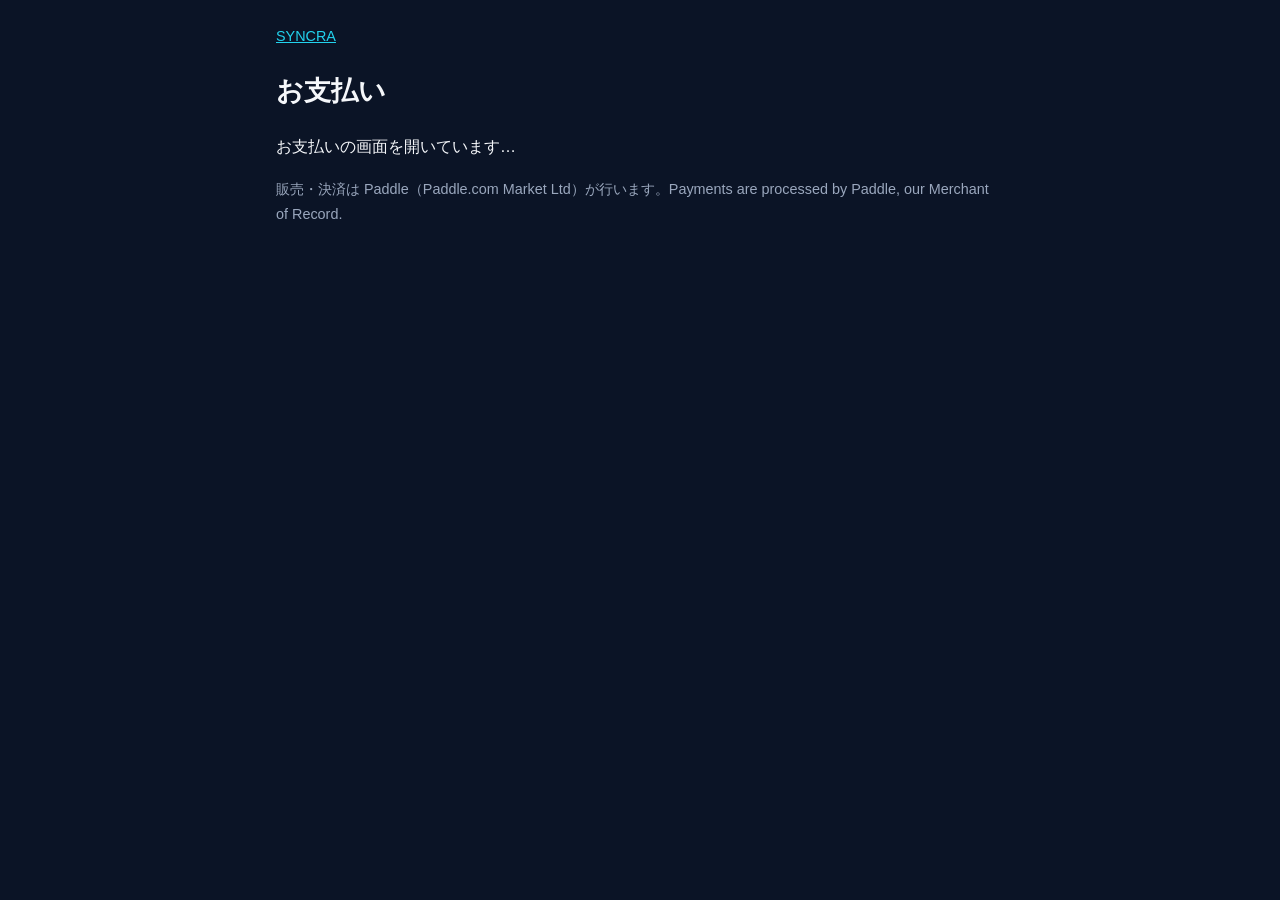
<file: pay.html>
<!doctype html><html lang="ja"><head><meta charset="utf-8"><meta name="viewport" content="width=device-width,initial-scale=1"><title>お支払い – SYNCRA</title><link rel="stylesheet" href="style.css"></head><body><main><nav><a href="index.html">SYNCRA</a></nav><h1>お支払い</h1><p id="msg">お支払いの画面を開いています…</p><p style="color:var(--sub);font-size:.9rem">販売・決済は Paddle（Paddle.com Market Ltd）が行います。Payments are processed by Paddle, our Merchant of Record.</p></main><script src="https://cdn.paddle.com/paddle/v2/paddle.js"></script><script>Paddle.Environment.set("sandbox");Paddle.Initialize({token:"test_80d3d3229796ad709c1d7fdd8fd",eventCallback:function(e){var m=document.getElementById("msg");if(e.name==="checkout.completed"){m.textContent="お支払いが完了しました。SYNCRA に戻ってください（反映まで数十秒かかることがあります）。";}else if(e.name==="checkout.closed"){m.textContent="お支払いの画面を閉じました。SYNCRA から、もう一度開けます。";}}});if(!new URLSearchParams(location.search).get("_ptxn")){document.getElementById("msg").textContent="SYNCRA の「アカウント」→「プラン」から開いてください。";}</script></body></html>
</file>
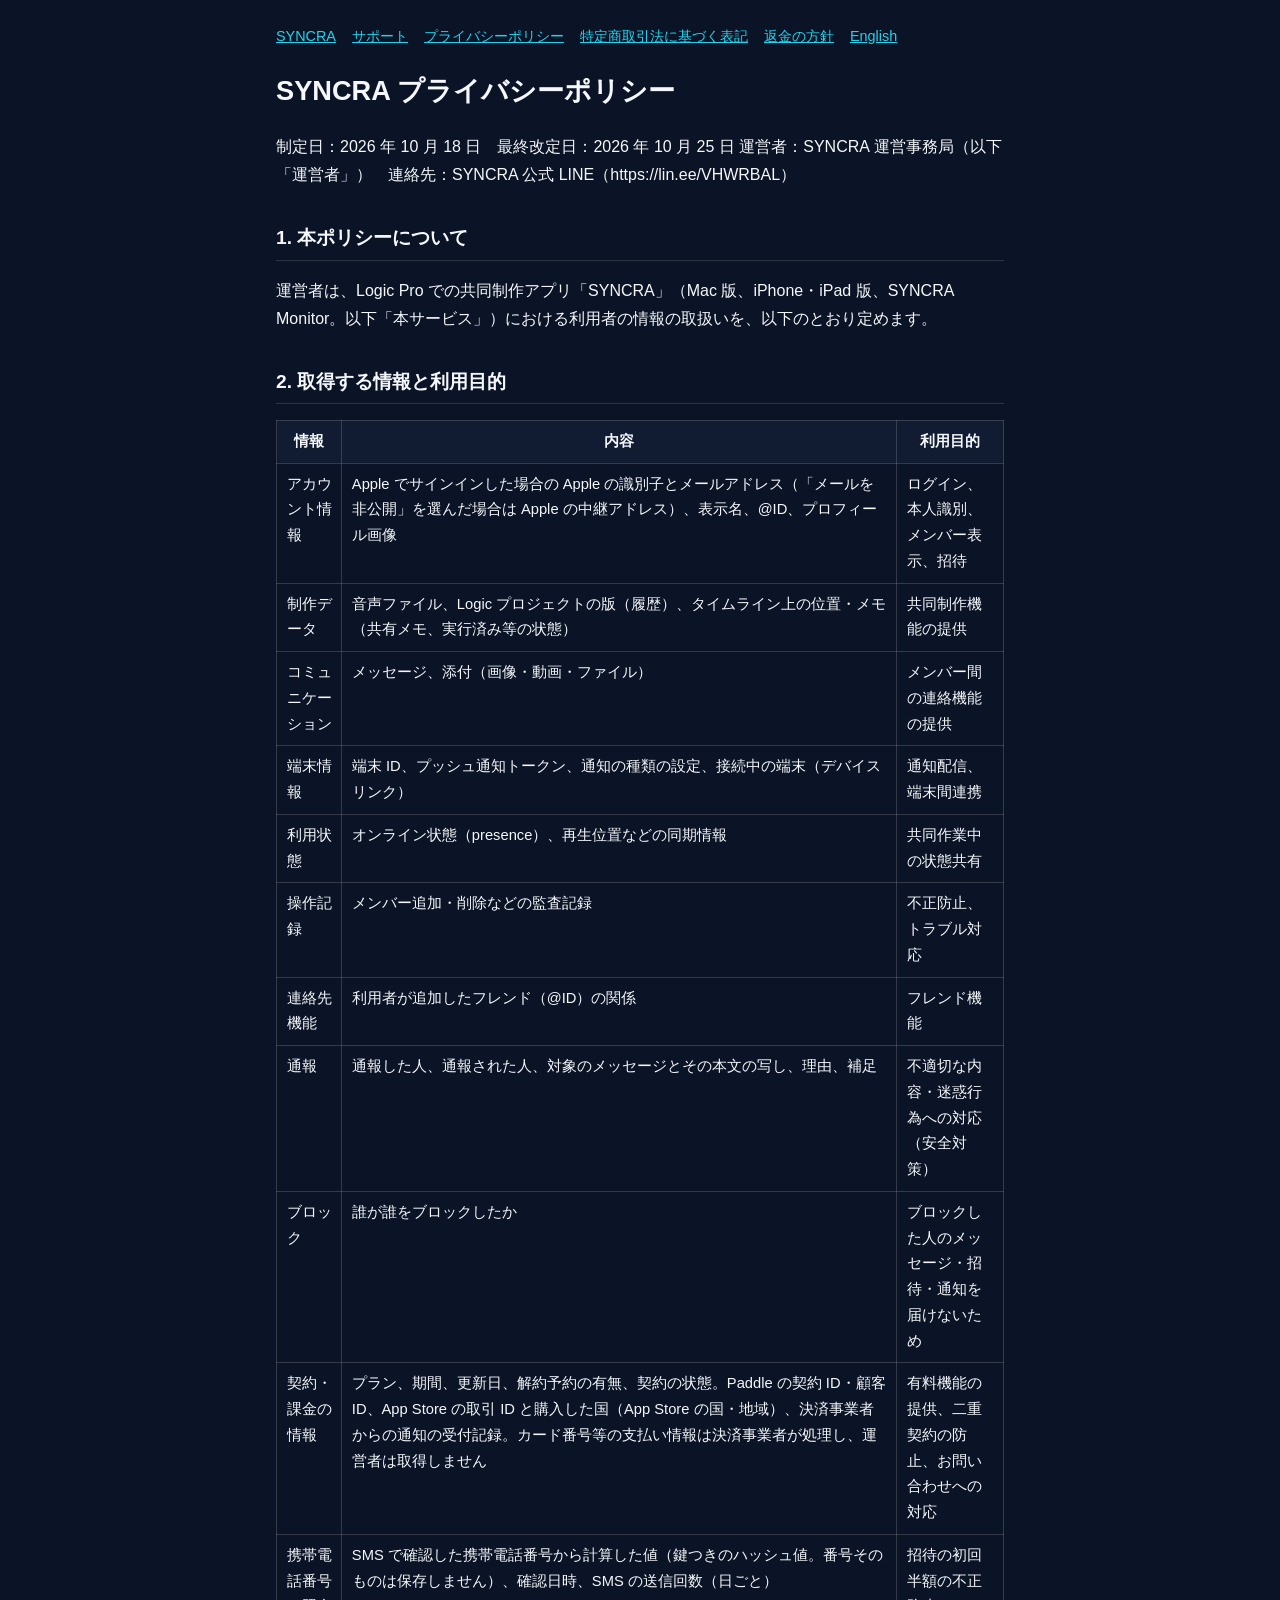
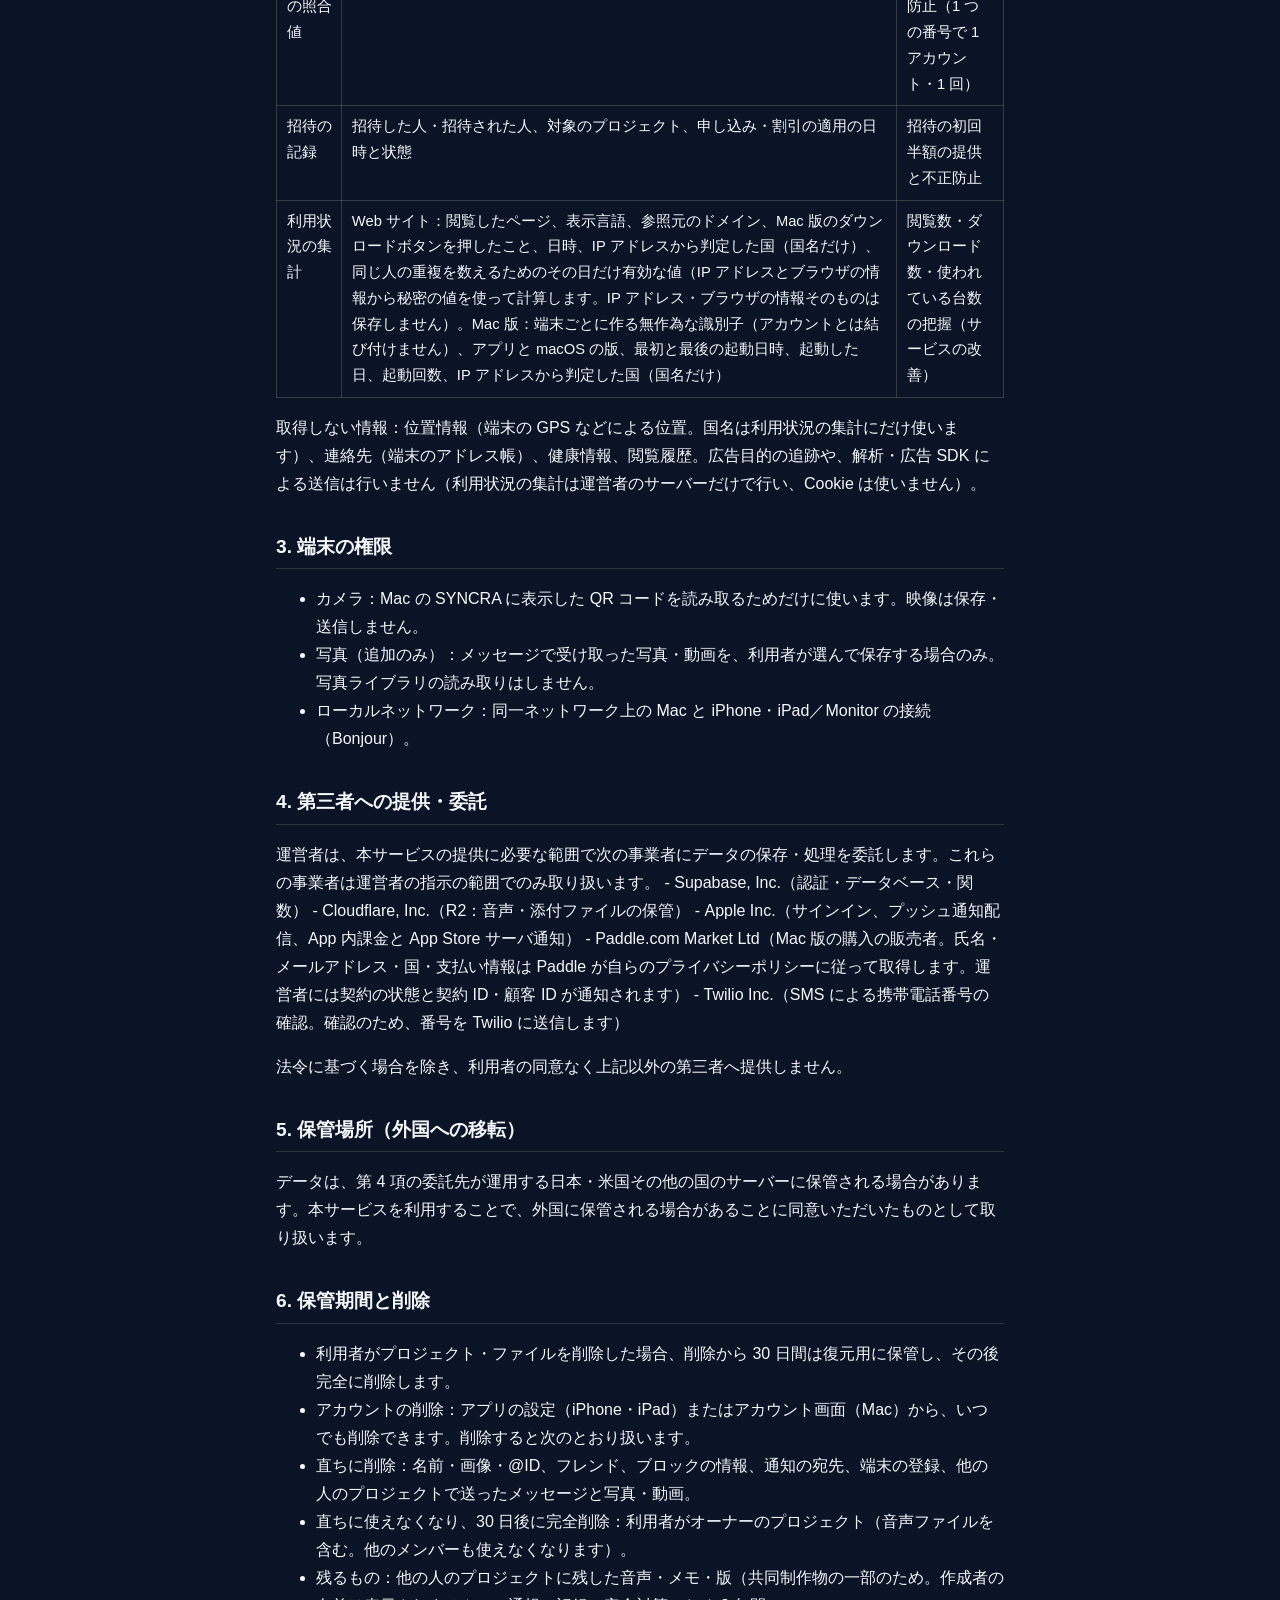
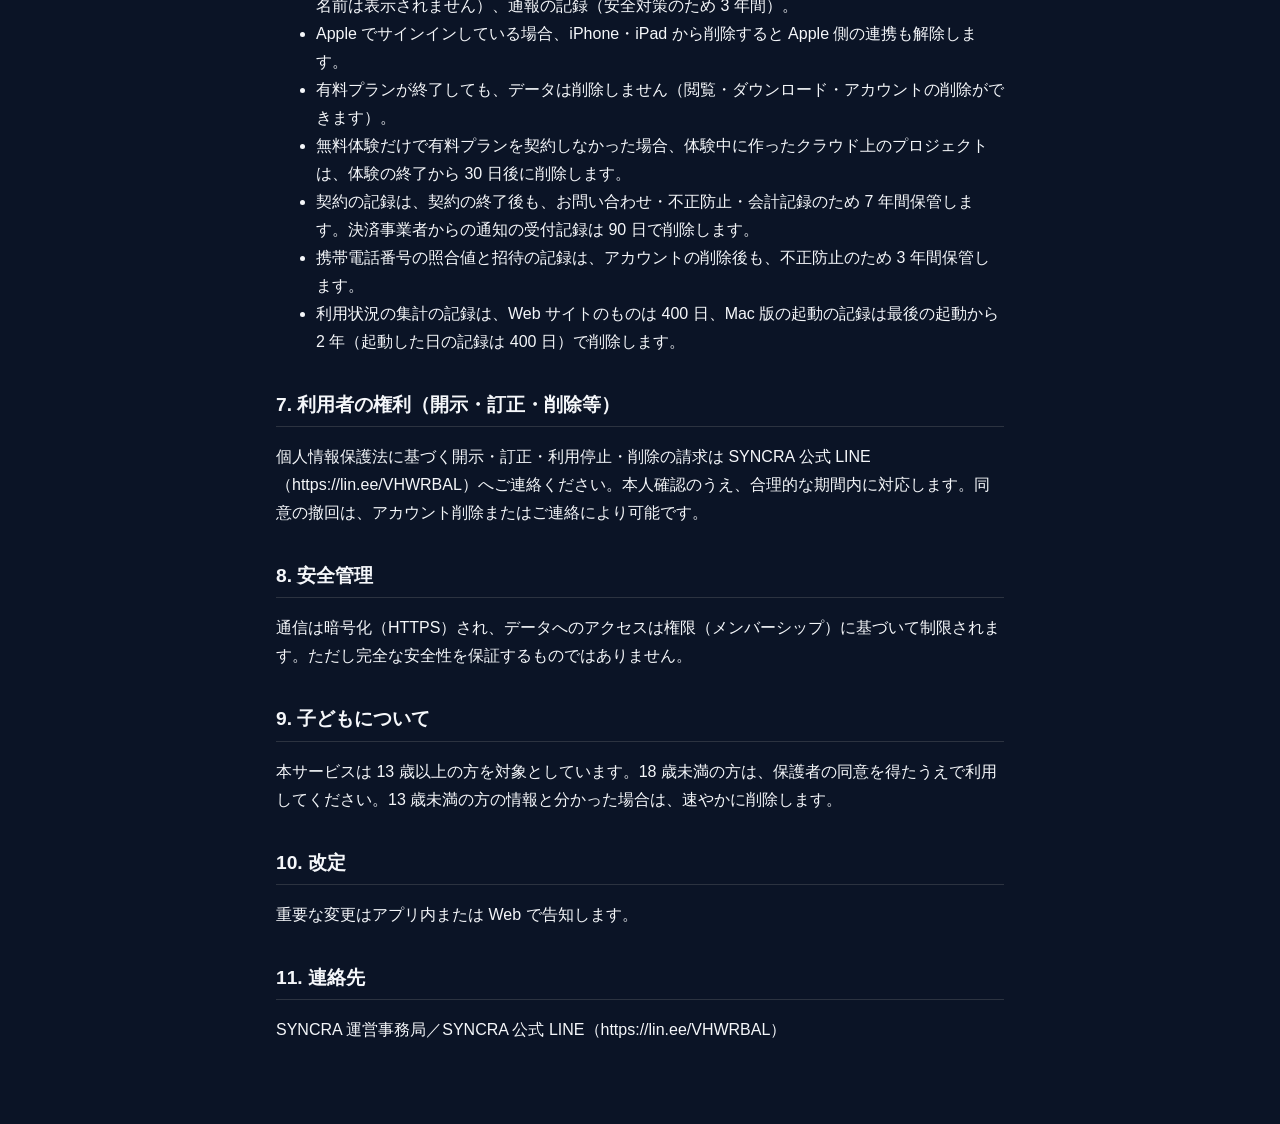
<file: privacy.html>
<!doctype html><html lang="ja"><head><meta charset="utf-8"><meta name="viewport" content="width=device-width,initial-scale=1"><title>プライバシーポリシー – SYNCRA</title><link rel="stylesheet" href="style.css?v=20261025a"></head><body><main><nav><a href="index.html">SYNCRA</a><a href="support.html">サポート</a><a href="privacy.html">プライバシーポリシー</a><a href="tokushoho.html">特定商取引法に基づく表記</a><a href="refund.html">返金の方針</a><a href="en/index.html">English</a></nav><h1>SYNCRA プライバシーポリシー</h1>
<p>制定日：2026 年 10 月 18 日　最終改定日：2026 年 10 月 25 日
運営者：SYNCRA 運営事務局（以下「運営者」）　連絡先：SYNCRA 公式 LINE（https://lin.ee/VHWRBAL）</p>
<h2>1. 本ポリシーについて</h2>
<p>運営者は、Logic Pro での共同制作アプリ「SYNCRA」（Mac 版、iPhone・iPad 版、SYNCRA Monitor。以下「本サービス」）における利用者の情報の取扱いを、以下のとおり定めます。</p>
<h2>2. 取得する情報と利用目的</h2>
<table>
<thead>
<tr>
<th>情報</th>
<th>内容</th>
<th>利用目的</th>
</tr>
</thead>
<tbody>
<tr>
<td>アカウント情報</td>
<td>Apple でサインインした場合の Apple の識別子とメールアドレス（「メールを非公開」を選んだ場合は Apple の中継アドレス）、表示名、@ID、プロフィール画像</td>
<td>ログイン、本人識別、メンバー表示、招待</td>
</tr>
<tr>
<td>制作データ</td>
<td>音声ファイル、Logic プロジェクトの版（履歴）、タイムライン上の位置・メモ（共有メモ、実行済み等の状態）</td>
<td>共同制作機能の提供</td>
</tr>
<tr>
<td>コミュニケーション</td>
<td>メッセージ、添付（画像・動画・ファイル）</td>
<td>メンバー間の連絡機能の提供</td>
</tr>
<tr>
<td>端末情報</td>
<td>端末 ID、プッシュ通知トークン、通知の種類の設定、接続中の端末（デバイスリンク）</td>
<td>通知配信、端末間連携</td>
</tr>
<tr>
<td>利用状態</td>
<td>オンライン状態（presence）、再生位置などの同期情報</td>
<td>共同作業中の状態共有</td>
</tr>
<tr>
<td>操作記録</td>
<td>メンバー追加・削除などの監査記録</td>
<td>不正防止、トラブル対応</td>
</tr>
<tr>
<td>連絡先機能</td>
<td>利用者が追加したフレンド（@ID）の関係</td>
<td>フレンド機能</td>
</tr>
<tr>
<td>通報</td>
<td>通報した人、通報された人、対象のメッセージとその本文の写し、理由、補足</td>
<td>不適切な内容・迷惑行為への対応（安全対策）</td>
</tr>
<tr>
<td>ブロック</td>
<td>誰が誰をブロックしたか</td>
<td>ブロックした人のメッセージ・招待・通知を届けないため</td>
</tr>
<tr>
<td>契約・課金の情報</td>
<td>プラン、期間、更新日、解約予約の有無、契約の状態。Paddle の契約 ID・顧客 ID、App Store の取引 ID と購入した国（App Store の国・地域）、決済事業者からの通知の受付記録。カード番号等の支払い情報は決済事業者が処理し、運営者は取得しません</td>
<td>有料機能の提供、二重契約の防止、お問い合わせへの対応</td>
</tr>
<tr>
<td>携帯電話番号の照合値</td>
<td>SMS で確認した携帯電話番号から計算した値（鍵つきのハッシュ値。番号そのものは保存しません）、確認日時、SMS の送信回数（日ごと）</td>
<td>招待の初回半額の不正防止（1 つの番号で 1 アカウント・1 回）</td>
</tr>
<tr>
<td>招待の記録</td>
<td>招待した人・招待された人、対象のプロジェクト、申し込み・割引の適用の日時と状態</td>
<td>招待の初回半額の提供と不正防止</td>
</tr>
<tr>
<td>利用状況の集計</td>
<td>Web サイト：閲覧したページ、表示言語、参照元のドメイン、Mac 版のダウンロードボタンを押したこと、日時、IP アドレスから判定した国（国名だけ）、同じ人の重複を数えるためのその日だけ有効な値（IP アドレスとブラウザの情報から秘密の値を使って計算します。IP アドレス・ブラウザの情報そのものは保存しません）。Mac 版：端末ごとに作る無作為な識別子（アカウントとは結び付けません）、アプリと macOS の版、最初と最後の起動日時、起動した日、起動回数、IP アドレスから判定した国（国名だけ）</td>
<td>閲覧数・ダウンロード数・使われている台数の把握（サービスの改善）</td>
</tr>
</tbody>
</table>
<p>取得しない情報：位置情報（端末の GPS などによる位置。国名は利用状況の集計にだけ使います）、連絡先（端末のアドレス帳）、健康情報、閲覧履歴。広告目的の追跡や、解析・広告 SDK による送信は行いません（利用状況の集計は運営者のサーバーだけで行い、Cookie は使いません）。</p>
<h2>3. 端末の権限</h2>
<ul>
<li>カメラ：Mac の SYNCRA に表示した QR コードを読み取るためだけに使います。映像は保存・送信しません。</li>
<li>写真（追加のみ）：メッセージで受け取った写真・動画を、利用者が選んで保存する場合のみ。写真ライブラリの読み取りはしません。</li>
<li>ローカルネットワーク：同一ネットワーク上の Mac と iPhone・iPad／Monitor の接続（Bonjour）。</li>
</ul>
<h2>4. 第三者への提供・委託</h2>
<p>運営者は、本サービスの提供に必要な範囲で次の事業者にデータの保存・処理を委託します。これらの事業者は運営者の指示の範囲でのみ取り扱います。
- Supabase, Inc.（認証・データベース・関数）
- Cloudflare, Inc.（R2：音声・添付ファイルの保管）
- Apple Inc.（サインイン、プッシュ通知配信、App 内課金と App Store サーバ通知）
- Paddle.com Market Ltd（Mac 版の購入の販売者。氏名・メールアドレス・国・支払い情報は Paddle が自らのプライバシーポリシーに従って取得します。運営者には契約の状態と契約 ID・顧客 ID が通知されます）
- Twilio Inc.（SMS による携帯電話番号の確認。確認のため、番号を Twilio に送信します）</p>
<p>法令に基づく場合を除き、利用者の同意なく上記以外の第三者へ提供しません。</p>
<h2>5. 保管場所（外国への移転）</h2>
<p>データは、第 4 項の委託先が運用する日本・米国その他の国のサーバーに保管される場合があります。本サービスを利用することで、外国に保管される場合があることに同意いただいたものとして取り扱います。</p>
<h2>6. 保管期間と削除</h2>
<ul>
<li>利用者がプロジェクト・ファイルを削除した場合、削除から 30 日間は復元用に保管し、その後完全に削除します。</li>
<li>アカウントの削除：アプリの設定（iPhone・iPad）またはアカウント画面（Mac）から、いつでも削除できます。削除すると次のとおり扱います。</li>
<li>直ちに削除：名前・画像・@ID、フレンド、ブロックの情報、通知の宛先、端末の登録、他の人のプロジェクトで送ったメッセージと写真・動画。</li>
<li>直ちに使えなくなり、30 日後に完全削除：利用者がオーナーのプロジェクト（音声ファイルを含む。他のメンバーも使えなくなります）。</li>
<li>残るもの：他の人のプロジェクトに残した音声・メモ・版（共同制作物の一部のため。作成者の名前は表示されません）、通報の記録（安全対策のため 3 年間）。</li>
<li>Apple でサインインしている場合、iPhone・iPad から削除すると Apple 側の連携も解除します。</li>
<li>有料プランが終了しても、データは削除しません（閲覧・ダウンロード・アカウントの削除ができます）。</li>
<li>無料体験だけで有料プランを契約しなかった場合、体験中に作ったクラウド上のプロジェクトは、体験の終了から 30 日後に削除します。</li>
<li>契約の記録は、契約の終了後も、お問い合わせ・不正防止・会計記録のため 7 年間保管します。決済事業者からの通知の受付記録は 90 日で削除します。</li>
<li>携帯電話番号の照合値と招待の記録は、アカウントの削除後も、不正防止のため 3 年間保管します。</li>
<li>利用状況の集計の記録は、Web サイトのものは 400 日、Mac 版の起動の記録は最後の起動から 2 年（起動した日の記録は 400 日）で削除します。</li>
</ul>
<h2>7. 利用者の権利（開示・訂正・削除等）</h2>
<p>個人情報保護法に基づく開示・訂正・利用停止・削除の請求は SYNCRA 公式 LINE（https://lin.ee/VHWRBAL）へご連絡ください。本人確認のうえ、合理的な期間内に対応します。同意の撤回は、アカウント削除またはご連絡により可能です。</p>
<h2>8. 安全管理</h2>
<p>通信は暗号化（HTTPS）され、データへのアクセスは権限（メンバーシップ）に基づいて制限されます。ただし完全な安全性を保証するものではありません。</p>
<h2>9. 子どもについて</h2>
<p>本サービスは 13 歳以上の方を対象としています。18 歳未満の方は、保護者の同意を得たうえで利用してください。13 歳未満の方の情報と分かった場合は、速やかに削除します。</p>
<h2>10. 改定</h2>
<p>重要な変更はアプリ内または Web で告知します。</p>
<h2>11. 連絡先</h2>
<p>SYNCRA 運営事務局／SYNCRA 公式 LINE（https://lin.ee/VHWRBAL）</p></main><script>(function(){try{if(location.hostname!=="tak0923.github.io"||navigator.webdriver)return;var U="https://gmktnmimbwamtsyoaqlt.supabase.co/rest/v1/rpc/record_site_hit",K="sb_publishable_0DsalMnkrjLCGvinsJlrZw_Li09vlrK";function P(u){return(u||"/").replace(/^\/syncra-site/,"")||"/"}function hit(k,p){try{fetch(U,{method:"POST",keepalive:true,headers:{"Content-Type":"application/json","apikey":K},body:JSON.stringify({p_kind:k,p_path:p,p_lang:document.documentElement.lang||null,p_ref:k==="view"?(document.referrer||null):null})}).catch(function(){})}catch(e){}}hit("view",P(location.pathname));document.addEventListener("click",function(e){var a=e.target.closest&&e.target.closest('a[href*="download/SYNCRA-"]');if(a){try{hit("download",P(new URL(a.href).pathname))}catch(x){}}},true)}catch(e){}})();</script></body></html>
</file>
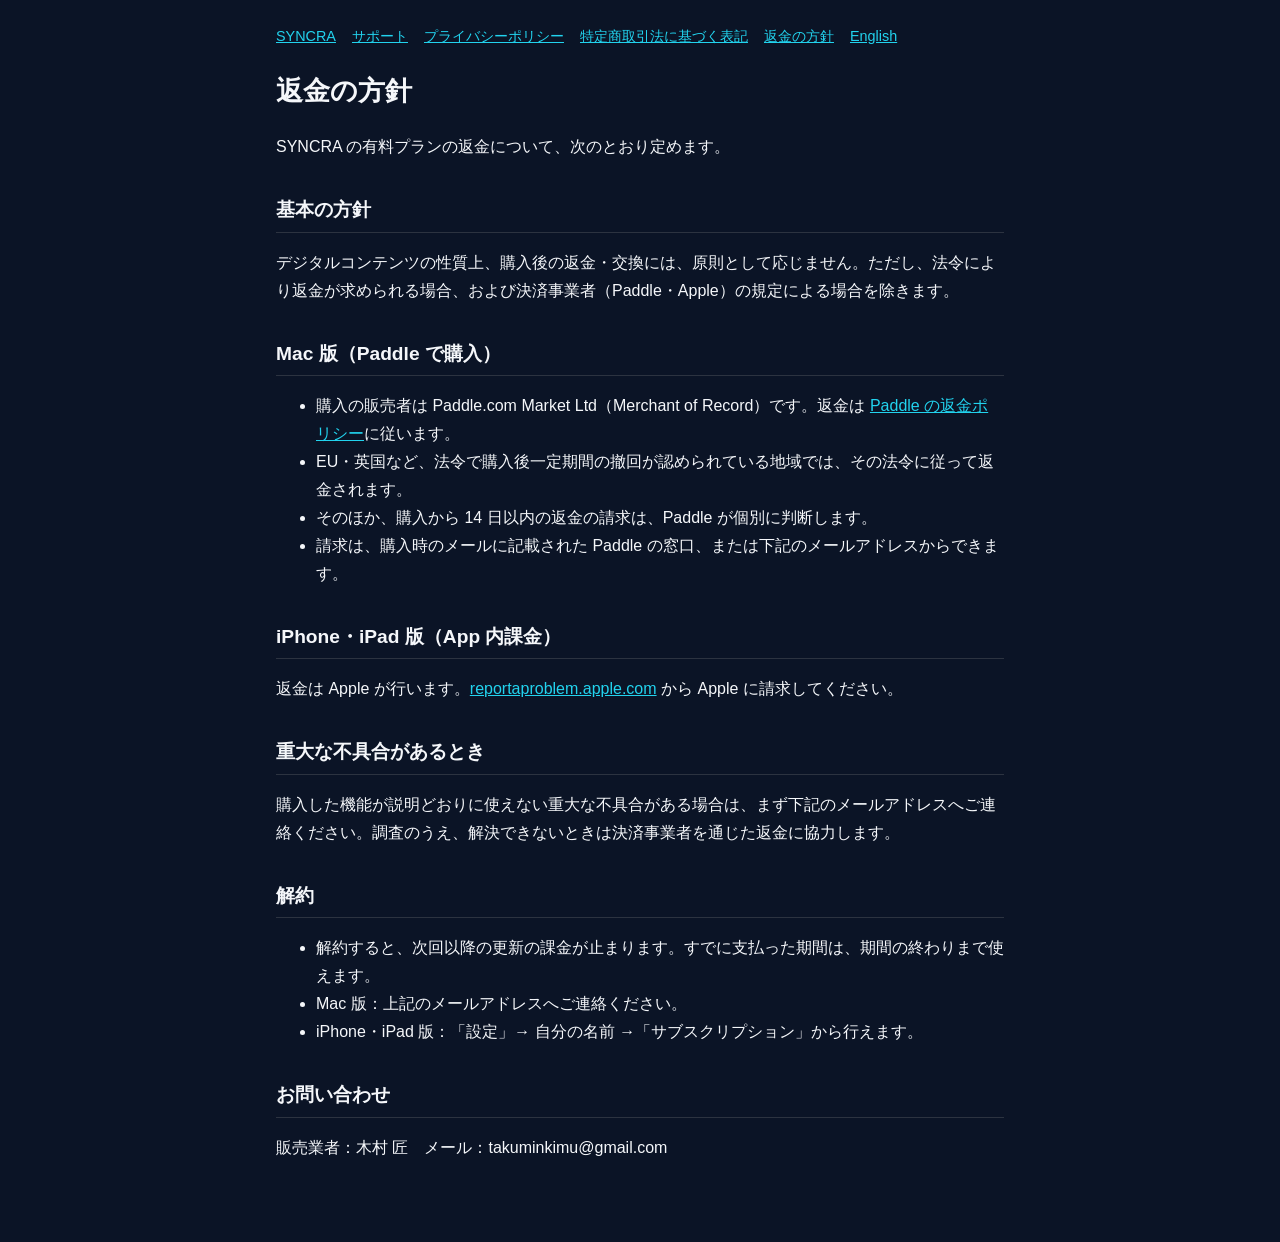
<file: refund.html>
<!doctype html><html lang="ja"><head><meta charset="utf-8"><meta name="viewport" content="width=device-width,initial-scale=1"><title>返金の方針 – SYNCRA</title><link rel="stylesheet" href="style.css?v=20261025a"></head><body><main><nav><a href="index.html">SYNCRA</a><a href="support.html">サポート</a><a href="privacy.html">プライバシーポリシー</a><a href="tokushoho.html">特定商取引法に基づく表記</a><a href="refund.html">返金の方針</a><a href="en/index.html">English</a></nav><h1>返金の方針</h1>
<p>SYNCRA の有料プランの返金について、次のとおり定めます。</p>
<h2>基本の方針</h2>
<p>デジタルコンテンツの性質上、購入後の返金・交換には、原則として応じません。ただし、法令により返金が求められる場合、および決済事業者（Paddle・Apple）の規定による場合を除きます。</p>
<h2>Mac 版（Paddle で購入）</h2>
<ul>
<li>購入の販売者は Paddle.com Market Ltd（Merchant of Record）です。返金は <a href="https://www.paddle.com/legal/refund-policy">Paddle の返金ポリシー</a>に従います。</li>
<li>EU・英国など、法令で購入後一定期間の撤回が認められている地域では、その法令に従って返金されます。</li>
<li>そのほか、購入から 14 日以内の返金の請求は、Paddle が個別に判断します。</li>
<li>請求は、購入時のメールに記載された Paddle の窓口、または下記のメールアドレスからできます。</li>
</ul>
<h2>iPhone・iPad 版（App 内課金）</h2>
<p>返金は Apple が行います。<a href="https://reportaproblem.apple.com/">reportaproblem.apple.com</a> から Apple に請求してください。</p>
<h2>重大な不具合があるとき</h2>
<p>購入した機能が説明どおりに使えない重大な不具合がある場合は、まず下記のメールアドレスへご連絡ください。調査のうえ、解決できないときは決済事業者を通じた返金に協力します。</p>
<h2>解約</h2>
<ul>
<li>解約すると、次回以降の更新の課金が止まります。すでに支払った期間は、期間の終わりまで使えます。</li>
<li>Mac 版：上記のメールアドレスへご連絡ください。</li>
<li>iPhone・iPad 版：「設定」→ 自分の名前 →「サブスクリプション」から行えます。</li>
</ul>
<h2>お問い合わせ</h2>
<p>販売業者：木村 匠　メール：takuminkimu@gmail.com</p></main><script>(function(){try{if(location.hostname!=="tak0923.github.io"||navigator.webdriver)return;var U="https://gmktnmimbwamtsyoaqlt.supabase.co/rest/v1/rpc/record_site_hit",K="sb_publishable_0DsalMnkrjLCGvinsJlrZw_Li09vlrK";function P(u){return(u||"/").replace(/^\/syncra-site/,"")||"/"}function hit(k,p){try{fetch(U,{method:"POST",keepalive:true,headers:{"Content-Type":"application/json","apikey":K},body:JSON.stringify({p_kind:k,p_path:p,p_lang:document.documentElement.lang||null,p_ref:k==="view"?(document.referrer||null):null})}).catch(function(){})}catch(e){}}hit("view",P(location.pathname));document.addEventListener("click",function(e){var a=e.target.closest&&e.target.closest('a[href*="download/SYNCRA-"]');if(a){try{hit("download",P(new URL(a.href).pathname))}catch(x){}}},true)}catch(e){}})();</script></body></html>
</file>
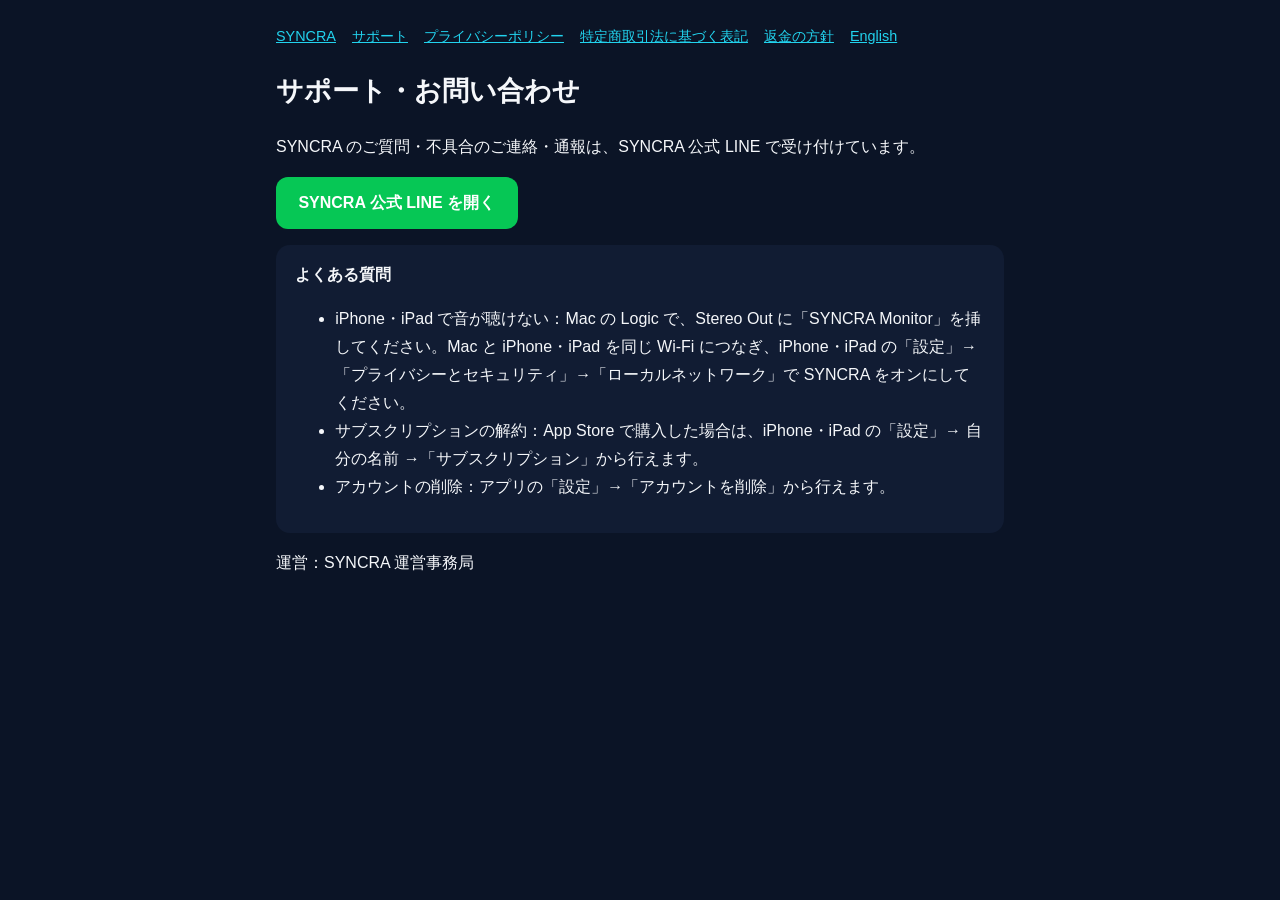
<file: support.html>
<!doctype html><html lang="ja"><head><meta charset="utf-8"><meta name="viewport" content="width=device-width,initial-scale=1"><title>サポート – SYNCRA</title><link rel="stylesheet" href="style.css?v=20261025a"></head><body><main><nav><a href="index.html">SYNCRA</a><a href="support.html">サポート</a><a href="privacy.html">プライバシーポリシー</a><a href="tokushoho.html">特定商取引法に基づく表記</a><a href="refund.html">返金の方針</a><a href="en/index.html">English</a></nav><h1>サポート・お問い合わせ</h1><p>SYNCRA のご質問・不具合のご連絡・通報は、SYNCRA 公式 LINE で受け付けています。</p><p><a class="line" href="https://lin.ee/VHWRBAL">SYNCRA 公式 LINE を開く</a></p><div class="card"><b>よくある質問</b><ul><li>iPhone・iPad で音が聴けない：Mac の Logic で、Stereo Out に「SYNCRA Monitor」を挿してください。Mac と iPhone・iPad を同じ Wi-Fi につなぎ、iPhone・iPad の「設定」→「プライバシーとセキュリティ」→「ローカルネットワーク」で SYNCRA をオンにしてください。</li><li>サブスクリプションの解約：App Store で購入した場合は、iPhone・iPad の「設定」→ 自分の名前 →「サブスクリプション」から行えます。</li><li>アカウントの削除：アプリの「設定」→「アカウントを削除」から行えます。</li></ul></div><p>運営：SYNCRA 運営事務局</p></main><script>(function(){try{if(location.hostname!=="tak0923.github.io"||navigator.webdriver)return;var U="https://gmktnmimbwamtsyoaqlt.supabase.co/rest/v1/rpc/record_site_hit",K="sb_publishable_0DsalMnkrjLCGvinsJlrZw_Li09vlrK";function P(u){return(u||"/").replace(/^\/syncra-site/,"")||"/"}function hit(k,p){try{fetch(U,{method:"POST",keepalive:true,headers:{"Content-Type":"application/json","apikey":K},body:JSON.stringify({p_kind:k,p_path:p,p_lang:document.documentElement.lang||null,p_ref:k==="view"?(document.referrer||null):null})}).catch(function(){})}catch(e){}}hit("view",P(location.pathname));document.addEventListener("click",function(e){var a=e.target.closest&&e.target.closest('a[href*="download/SYNCRA-"]');if(a){try{hit("download",P(new URL(a.href).pathname))}catch(x){}}},true)}catch(e){}})();</script></body></html>
</file>
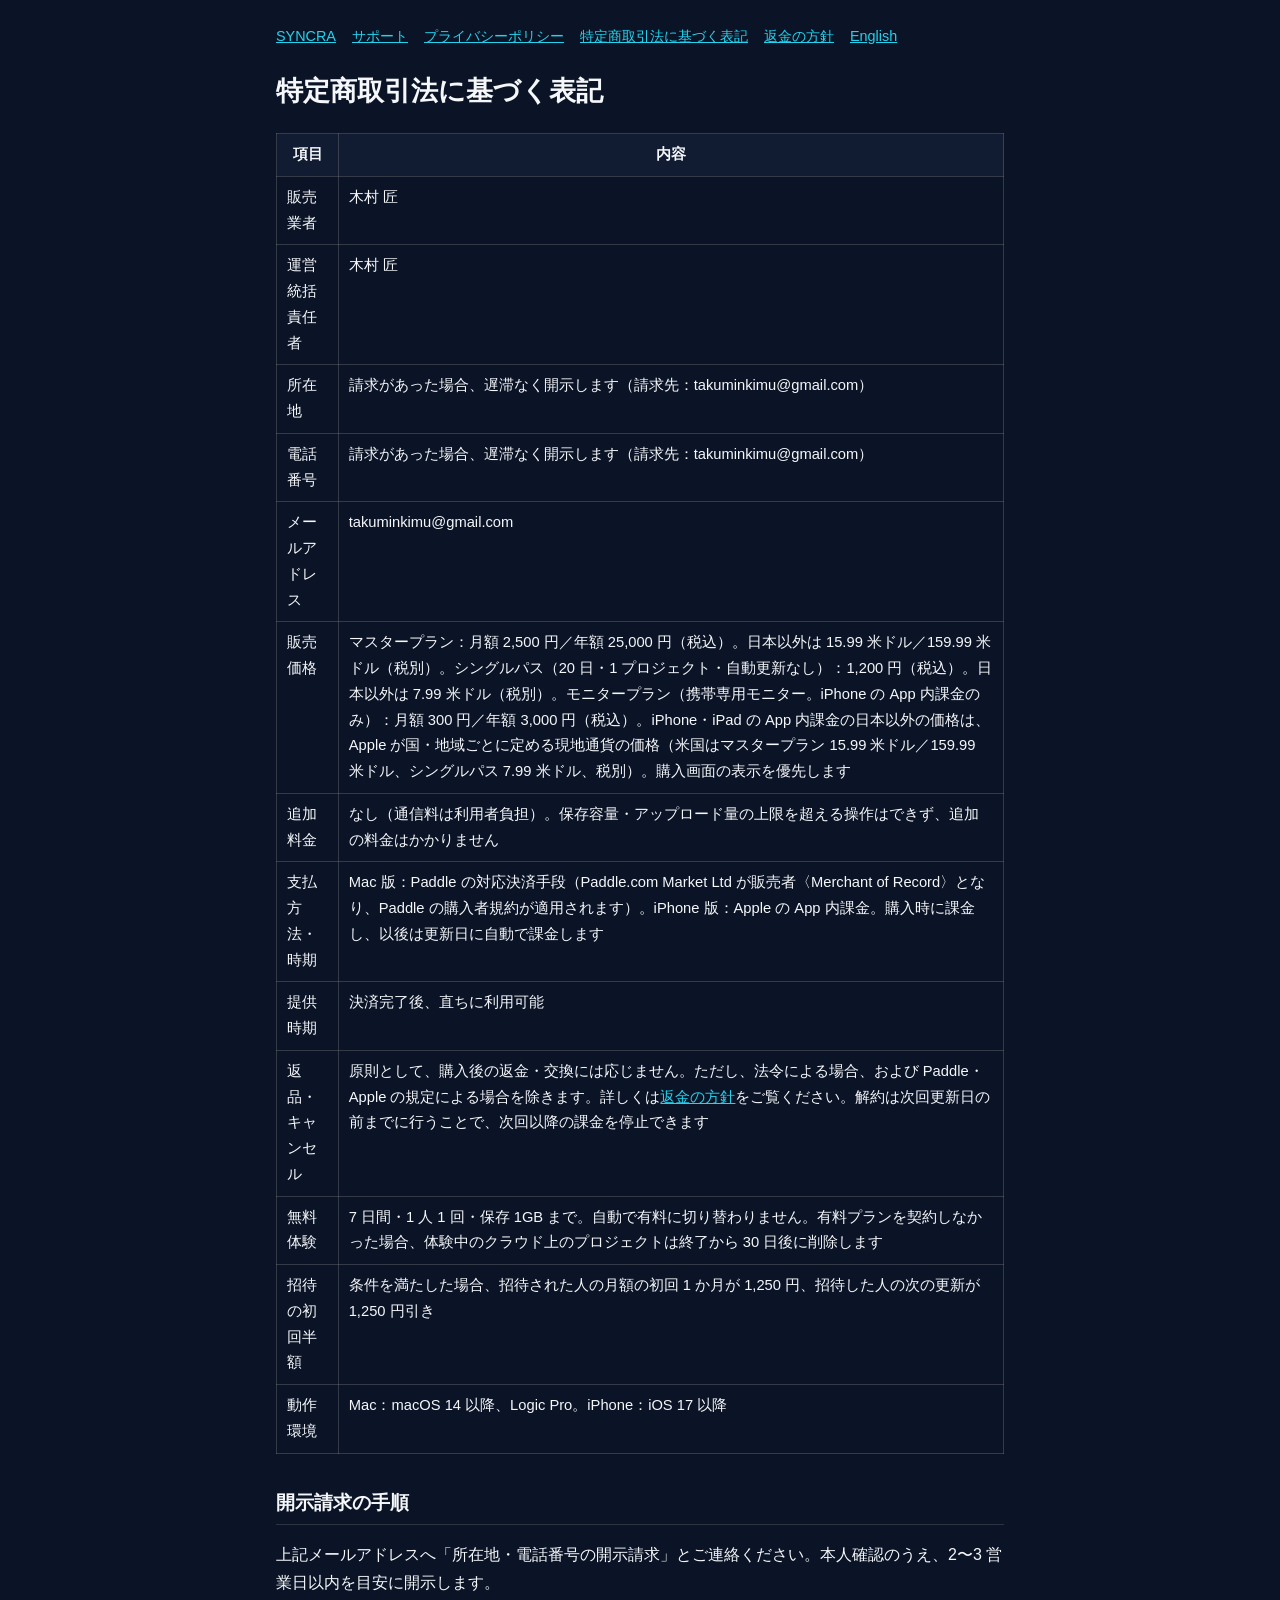
<file: tokushoho.html>
<!doctype html><html lang="ja"><head><meta charset="utf-8"><meta name="viewport" content="width=device-width,initial-scale=1"><title>特定商取引法に基づく表記 – SYNCRA</title><link rel="stylesheet" href="style.css?v=20261025a"></head><body><main><nav><a href="index.html">SYNCRA</a><a href="support.html">サポート</a><a href="privacy.html">プライバシーポリシー</a><a href="tokushoho.html">特定商取引法に基づく表記</a><a href="refund.html">返金の方針</a><a href="en/index.html">English</a></nav><h1>特定商取引法に基づく表記</h1>
<table>
<thead>
<tr>
<th>項目</th>
<th>内容</th>
</tr>
</thead>
<tbody>
<tr>
<td>販売業者</td>
<td>木村 匠</td>
</tr>
<tr>
<td>運営統括責任者</td>
<td>木村 匠</td>
</tr>
<tr>
<td>所在地</td>
<td>請求があった場合、遅滞なく開示します（請求先：takuminkimu@gmail.com）</td>
</tr>
<tr>
<td>電話番号</td>
<td>請求があった場合、遅滞なく開示します（請求先：takuminkimu@gmail.com）</td>
</tr>
<tr>
<td>メールアドレス</td>
<td>takuminkimu@gmail.com</td>
</tr>
<tr>
<td>販売価格</td>
<td>マスタープラン：月額 2,500 円／年額 25,000 円（税込）。日本以外は 15.99 米ドル／159.99 米ドル（税別）。シングルパス（20 日・1 プロジェクト・自動更新なし）：1,200 円（税込）。日本以外は 7.99 米ドル（税別）。モニタープラン（携帯専用モニター。iPhone の App 内課金のみ）：月額 300 円／年額 3,000 円（税込）。iPhone・iPad の App 内課金の日本以外の価格は、Apple が国・地域ごとに定める現地通貨の価格（米国はマスタープラン 15.99 米ドル／159.99 米ドル、シングルパス 7.99 米ドル、税別）。購入画面の表示を優先します</td>
</tr>
<tr>
<td>追加料金</td>
<td>なし（通信料は利用者負担）。保存容量・アップロード量の上限を超える操作はできず、追加の料金はかかりません</td>
</tr>
<tr>
<td>支払方法・時期</td>
<td>Mac 版：Paddle の対応決済手段（Paddle.com Market Ltd が販売者〈Merchant of Record〉となり、Paddle の購入者規約が適用されます）。iPhone 版：Apple の App 内課金。購入時に課金し、以後は更新日に自動で課金します</td>
</tr>
<tr>
<td>提供時期</td>
<td>決済完了後、直ちに利用可能</td>
</tr>
<tr>
<td>返品・キャンセル</td>
<td>原則として、購入後の返金・交換には応じません。ただし、法令による場合、および Paddle・Apple の規定による場合を除きます。詳しくは<a href="refund.html">返金の方針</a>をご覧ください。解約は次回更新日の前までに行うことで、次回以降の課金を停止できます</td>
</tr>
<tr>
<td>無料体験</td>
<td>7 日間・1 人 1 回・保存 1GB まで。自動で有料に切り替わりません。有料プランを契約しなかった場合、体験中のクラウド上のプロジェクトは終了から 30 日後に削除します</td>
</tr>
<tr>
<td>招待の初回半額</td>
<td>条件を満たした場合、招待された人の月額の初回 1 か月が 1,250 円、招待した人の次の更新が 1,250 円引き</td>
</tr>
<tr>
<td>動作環境</td>
<td>Mac：macOS 14 以降、Logic Pro。iPhone：iOS 17 以降</td>
</tr>
</tbody>
</table>
<h2>開示請求の手順</h2>
<p>上記メールアドレスへ「所在地・電話番号の開示請求」とご連絡ください。本人確認のうえ、2〜3 営業日以内を目安に開示します。</p></main><script>(function(){try{if(location.hostname!=="tak0923.github.io"||navigator.webdriver)return;var U="https://gmktnmimbwamtsyoaqlt.supabase.co/rest/v1/rpc/record_site_hit",K="sb_publishable_0DsalMnkrjLCGvinsJlrZw_Li09vlrK";function P(u){return(u||"/").replace(/^\/syncra-site/,"")||"/"}function hit(k,p){try{fetch(U,{method:"POST",keepalive:true,headers:{"Content-Type":"application/json","apikey":K},body:JSON.stringify({p_kind:k,p_path:p,p_lang:document.documentElement.lang||null,p_ref:k==="view"?(document.referrer||null):null})}).catch(function(){})}catch(e){}}hit("view",P(location.pathname));document.addEventListener("click",function(e){var a=e.target.closest&&e.target.closest('a[href*="download/SYNCRA-"]');if(a){try{hit("download",P(new URL(a.href).pathname))}catch(x){}}},true)}catch(e){}})();</script></body></html>
</file>
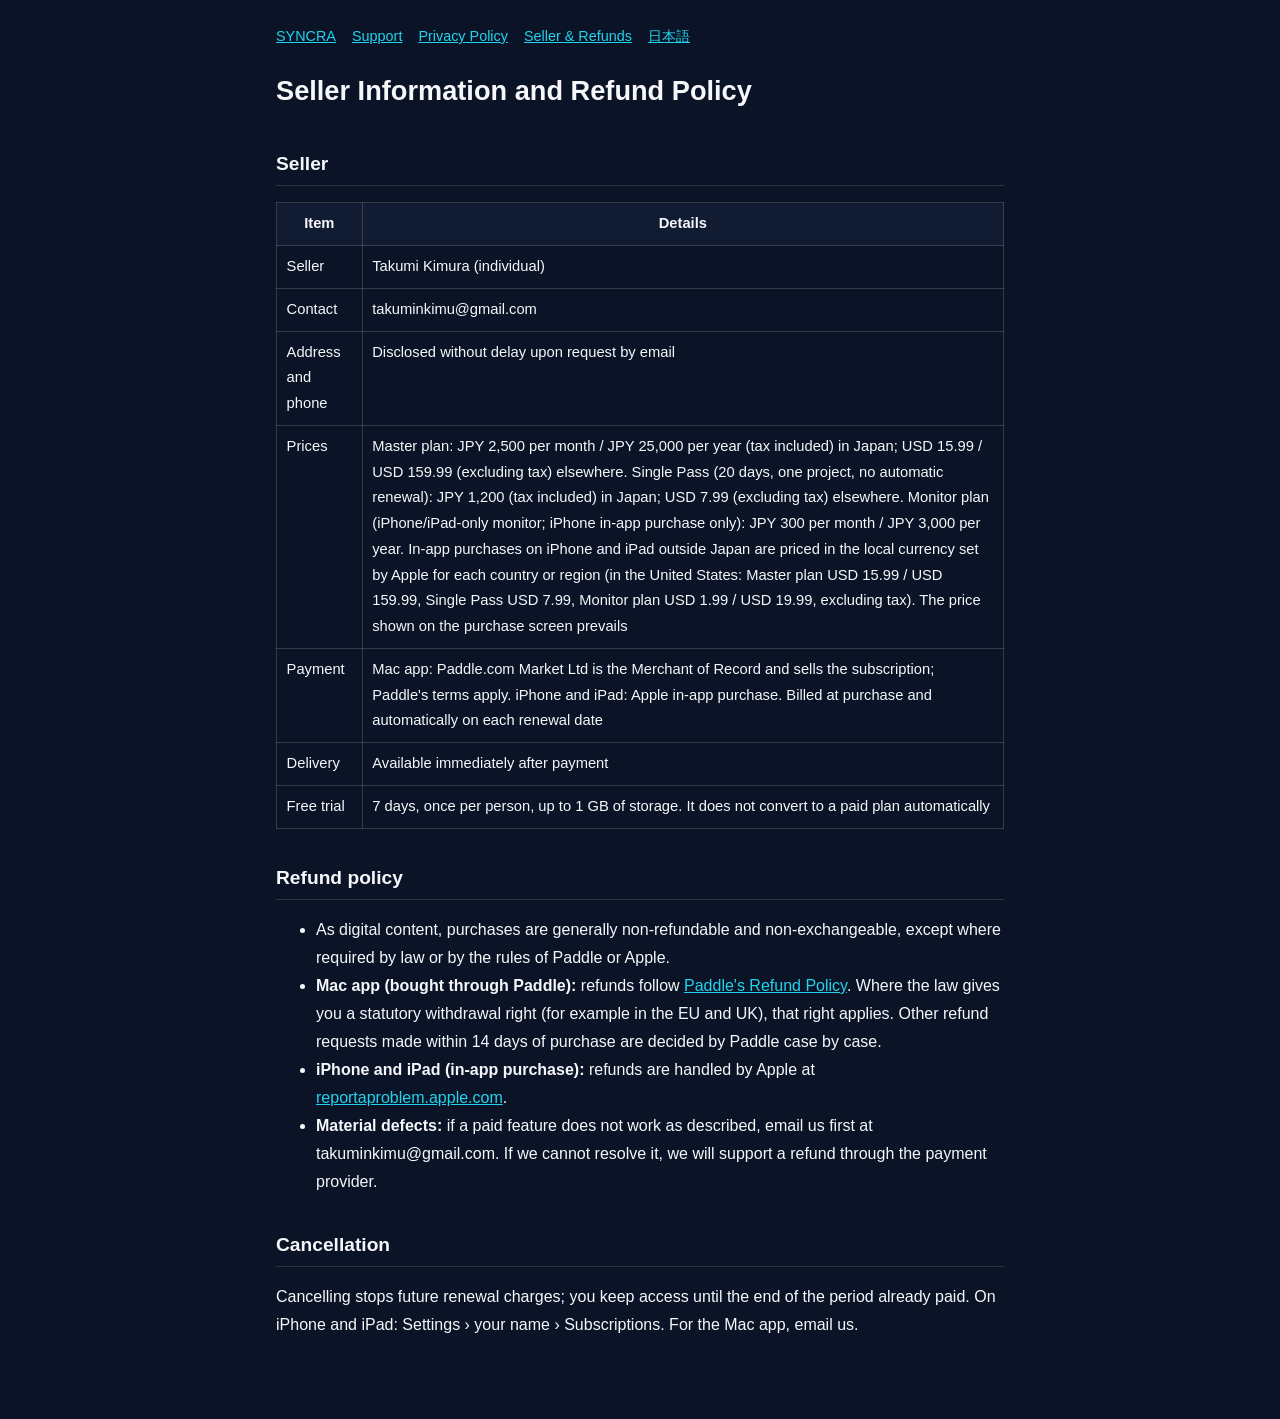
<file: en/legal.html>
<!doctype html><html lang="en"><head><meta charset="utf-8"><meta name="viewport" content="width=device-width,initial-scale=1"><title>Seller and Refunds – SYNCRA</title><link rel="stylesheet" href="../style.css?v=20261025a"></head><body><main><nav><a href="index.html">SYNCRA</a><a href="support.html">Support</a><a href="privacy.html">Privacy Policy</a><a href="legal.html">Seller &amp; Refunds</a><a href="../index.html">日本語</a></nav><h1>Seller Information and Refund Policy</h1>
<h2>Seller</h2>
<table>
<thead>
<tr>
<th>Item</th>
<th>Details</th>
</tr>
</thead>
<tbody>
<tr>
<td>Seller</td>
<td>Takumi Kimura (individual)</td>
</tr>
<tr>
<td>Contact</td>
<td>takuminkimu@gmail.com</td>
</tr>
<tr>
<td>Address and phone</td>
<td>Disclosed without delay upon request by email</td>
</tr>
<tr>
<td>Prices</td>
<td>Master plan: JPY 2,500 per month / JPY 25,000 per year (tax included) in Japan; USD 15.99 / USD 159.99 (excluding tax) elsewhere. Single Pass (20 days, one project, no automatic renewal): JPY 1,200 (tax included) in Japan; USD 7.99 (excluding tax) elsewhere. Monitor plan (iPhone/iPad-only monitor; iPhone in-app purchase only): JPY 300 per month / JPY 3,000 per year. In-app purchases on iPhone and iPad outside Japan are priced in the local currency set by Apple for each country or region (in the United States: Master plan USD 15.99 / USD 159.99, Single Pass USD 7.99, Monitor plan USD 1.99 / USD 19.99, excluding tax). The price shown on the purchase screen prevails</td>
</tr>
<tr>
<td>Payment</td>
<td>Mac app: Paddle.com Market Ltd is the Merchant of Record and sells the subscription; Paddle's terms apply. iPhone and iPad: Apple in-app purchase. Billed at purchase and automatically on each renewal date</td>
</tr>
<tr>
<td>Delivery</td>
<td>Available immediately after payment</td>
</tr>
<tr>
<td>Free trial</td>
<td>7 days, once per person, up to 1 GB of storage. It does not convert to a paid plan automatically</td>
</tr>
</tbody>
</table>
<h2>Refund policy</h2>
<ul>
<li>As digital content, purchases are generally non-refundable and non-exchangeable, except where required by law or by the rules of Paddle or Apple.</li>
<li><strong>Mac app (bought through Paddle):</strong> refunds follow <a href="https://www.paddle.com/legal/refund-policy">Paddle's Refund Policy</a>. Where the law gives you a statutory withdrawal right (for example in the EU and UK), that right applies. Other refund requests made within 14 days of purchase are decided by Paddle case by case.</li>
<li><strong>iPhone and iPad (in-app purchase):</strong> refunds are handled by Apple at <a href="https://reportaproblem.apple.com/">reportaproblem.apple.com</a>.</li>
<li><strong>Material defects:</strong> if a paid feature does not work as described, email us first at takuminkimu@gmail.com. If we cannot resolve it, we will support a refund through the payment provider.</li>
</ul>
<h2>Cancellation</h2>
<p>Cancelling stops future renewal charges; you keep access until the end of the period already paid. On iPhone and iPad: Settings › your name › Subscriptions. For the Mac app, email us.</p></main><script>(function(){try{if(location.hostname!=="tak0923.github.io"||navigator.webdriver)return;var U="https://gmktnmimbwamtsyoaqlt.supabase.co/rest/v1/rpc/record_site_hit",K="sb_publishable_0DsalMnkrjLCGvinsJlrZw_Li09vlrK";function P(u){return(u||"/").replace(/^\/syncra-site/,"")||"/"}function hit(k,p){try{fetch(U,{method:"POST",keepalive:true,headers:{"Content-Type":"application/json","apikey":K},body:JSON.stringify({p_kind:k,p_path:p,p_lang:document.documentElement.lang||null,p_ref:k==="view"?(document.referrer||null):null})}).catch(function(){})}catch(e){}}hit("view",P(location.pathname));document.addEventListener("click",function(e){var a=e.target.closest&&e.target.closest('a[href*="download/SYNCRA-"]');if(a){try{hit("download",P(new URL(a.href).pathname))}catch(x){}}},true)}catch(e){}})();</script></body></html>
</file>
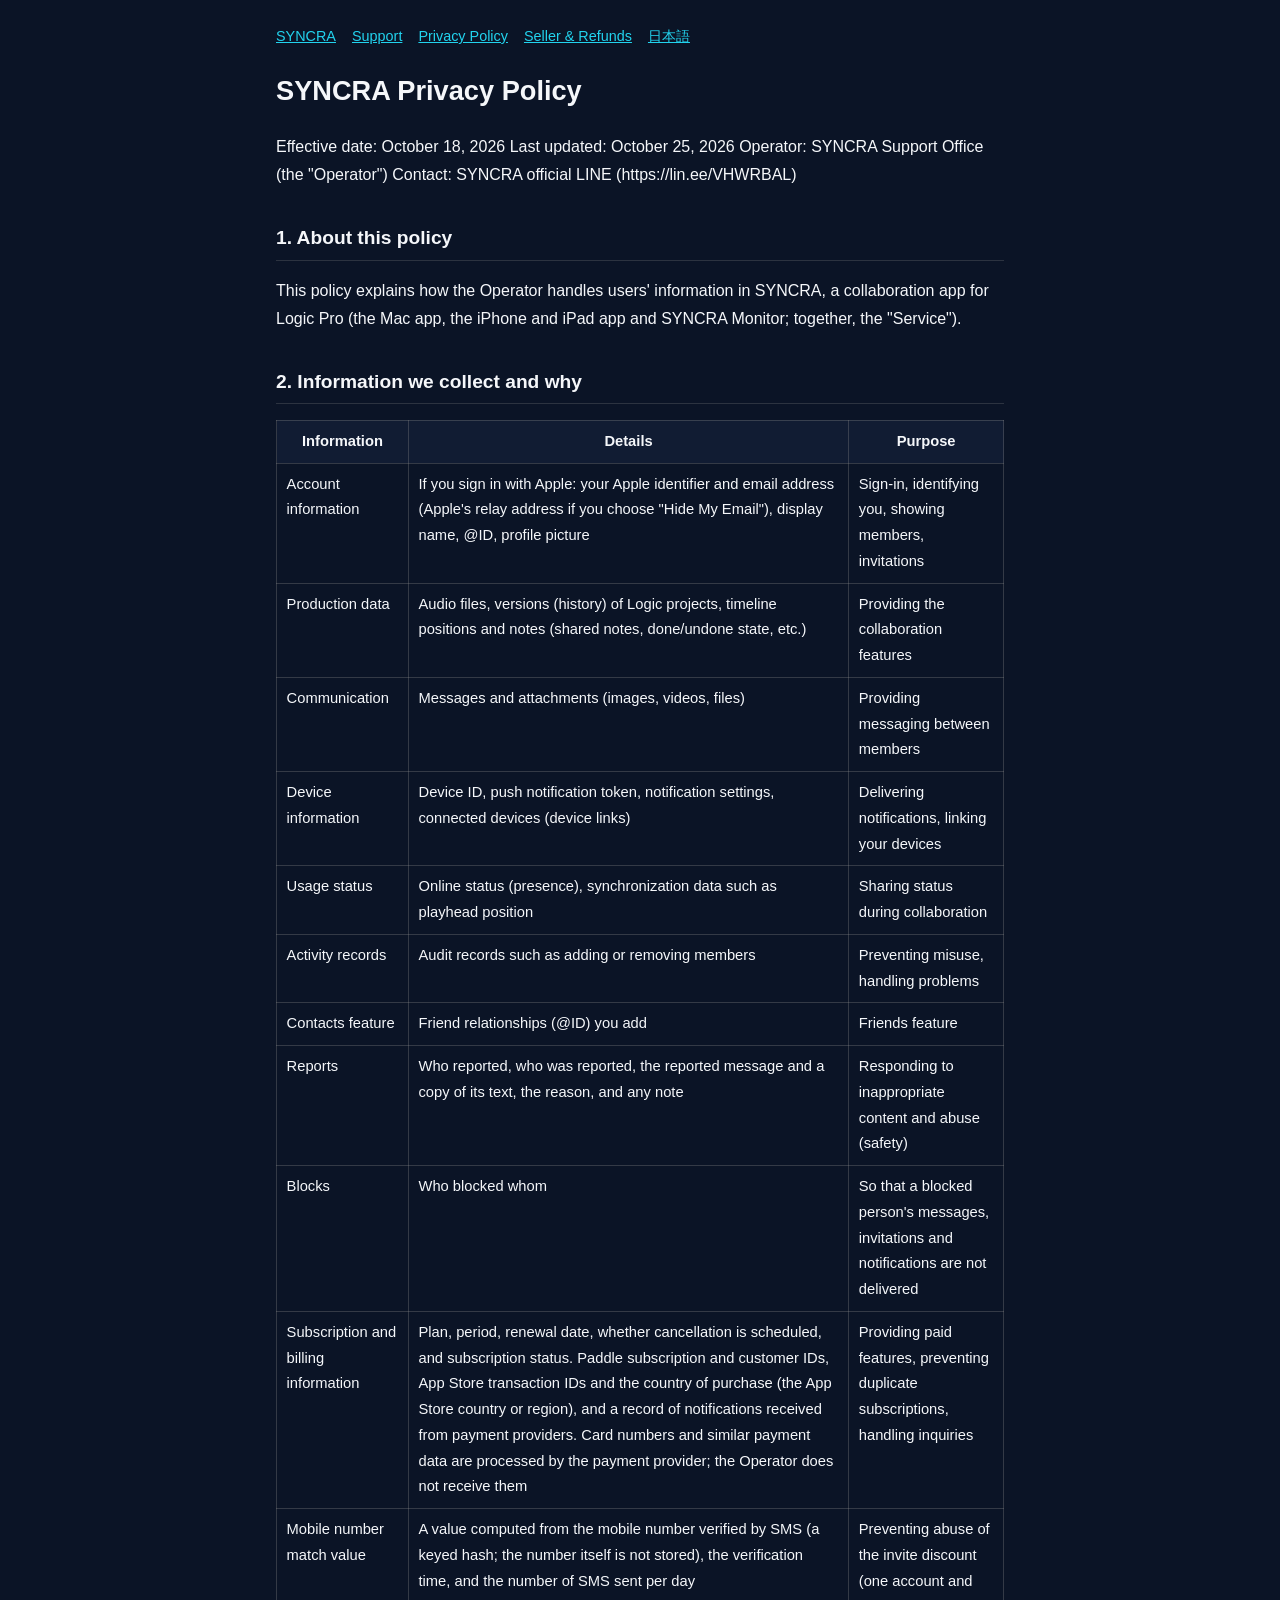
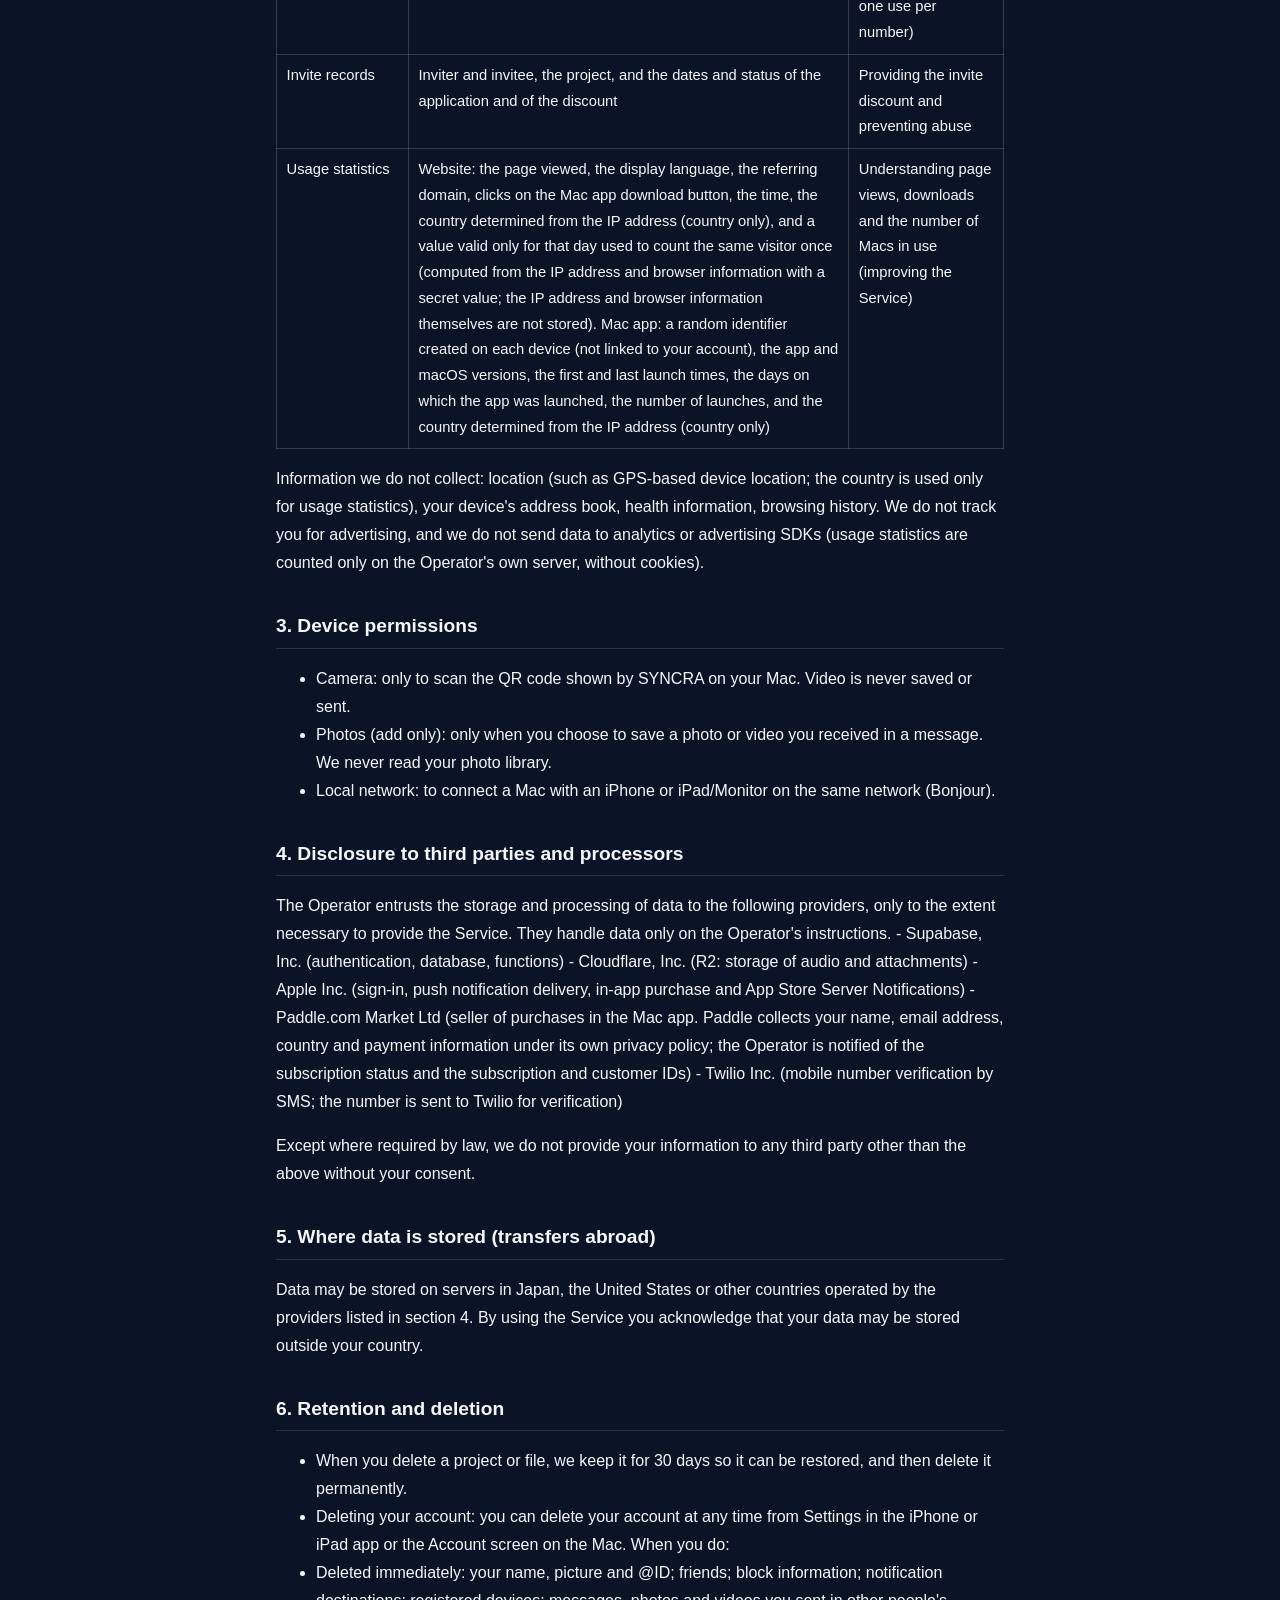
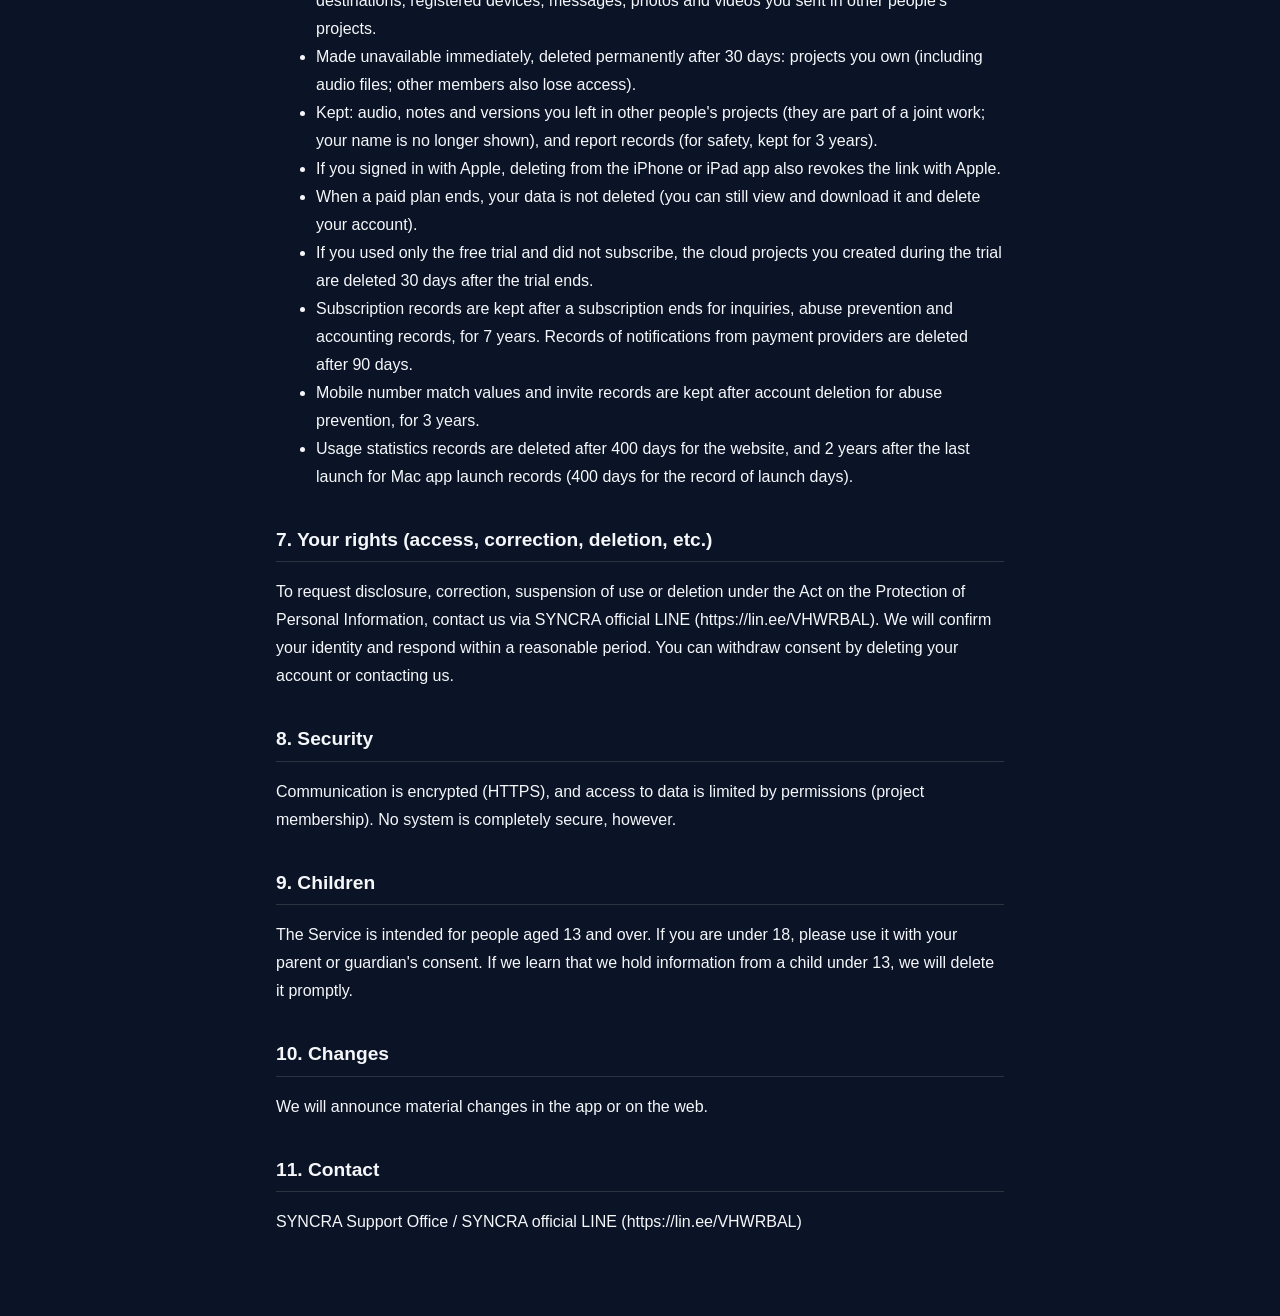
<file: en/privacy.html>
<!doctype html><html lang="en"><head><meta charset="utf-8"><meta name="viewport" content="width=device-width,initial-scale=1"><title>Privacy Policy – SYNCRA</title><link rel="stylesheet" href="../style.css?v=20261025a"></head><body><main><nav><a href="index.html">SYNCRA</a><a href="support.html">Support</a><a href="privacy.html">Privacy Policy</a><a href="legal.html">Seller &amp; Refunds</a><a href="../index.html">日本語</a></nav><h1>SYNCRA Privacy Policy</h1>
<p>Effective date: October 18, 2026   Last updated: October 25, 2026
Operator: SYNCRA Support Office (the "Operator")   Contact: SYNCRA official LINE (https://lin.ee/VHWRBAL)</p>
<h2>1. About this policy</h2>
<p>This policy explains how the Operator handles users' information in SYNCRA, a collaboration app for Logic Pro (the Mac app, the iPhone and iPad app and SYNCRA Monitor; together, the "Service").</p>
<h2>2. Information we collect and why</h2>
<table>
<thead>
<tr>
<th>Information</th>
<th>Details</th>
<th>Purpose</th>
</tr>
</thead>
<tbody>
<tr>
<td>Account information</td>
<td>If you sign in with Apple: your Apple identifier and email address (Apple's relay address if you choose "Hide My Email"), display name, @ID, profile picture</td>
<td>Sign-in, identifying you, showing members, invitations</td>
</tr>
<tr>
<td>Production data</td>
<td>Audio files, versions (history) of Logic projects, timeline positions and notes (shared notes, done/undone state, etc.)</td>
<td>Providing the collaboration features</td>
</tr>
<tr>
<td>Communication</td>
<td>Messages and attachments (images, videos, files)</td>
<td>Providing messaging between members</td>
</tr>
<tr>
<td>Device information</td>
<td>Device ID, push notification token, notification settings, connected devices (device links)</td>
<td>Delivering notifications, linking your devices</td>
</tr>
<tr>
<td>Usage status</td>
<td>Online status (presence), synchronization data such as playhead position</td>
<td>Sharing status during collaboration</td>
</tr>
<tr>
<td>Activity records</td>
<td>Audit records such as adding or removing members</td>
<td>Preventing misuse, handling problems</td>
</tr>
<tr>
<td>Contacts feature</td>
<td>Friend relationships (@ID) you add</td>
<td>Friends feature</td>
</tr>
<tr>
<td>Reports</td>
<td>Who reported, who was reported, the reported message and a copy of its text, the reason, and any note</td>
<td>Responding to inappropriate content and abuse (safety)</td>
</tr>
<tr>
<td>Blocks</td>
<td>Who blocked whom</td>
<td>So that a blocked person's messages, invitations and notifications are not delivered</td>
</tr>
<tr>
<td>Subscription and billing information</td>
<td>Plan, period, renewal date, whether cancellation is scheduled, and subscription status. Paddle subscription and customer IDs, App Store transaction IDs and the country of purchase (the App Store country or region), and a record of notifications received from payment providers. Card numbers and similar payment data are processed by the payment provider; the Operator does not receive them</td>
<td>Providing paid features, preventing duplicate subscriptions, handling inquiries</td>
</tr>
<tr>
<td>Mobile number match value</td>
<td>A value computed from the mobile number verified by SMS (a keyed hash; the number itself is not stored), the verification time, and the number of SMS sent per day</td>
<td>Preventing abuse of the invite discount (one account and one use per number)</td>
</tr>
<tr>
<td>Invite records</td>
<td>Inviter and invitee, the project, and the dates and status of the application and of the discount</td>
<td>Providing the invite discount and preventing abuse</td>
</tr>
<tr>
<td>Usage statistics</td>
<td>Website: the page viewed, the display language, the referring domain, clicks on the Mac app download button, the time, the country determined from the IP address (country only), and a value valid only for that day used to count the same visitor once (computed from the IP address and browser information with a secret value; the IP address and browser information themselves are not stored). Mac app: a random identifier created on each device (not linked to your account), the app and macOS versions, the first and last launch times, the days on which the app was launched, the number of launches, and the country determined from the IP address (country only)</td>
<td>Understanding page views, downloads and the number of Macs in use (improving the Service)</td>
</tr>
</tbody>
</table>
<p>Information we do not collect: location (such as GPS-based device location; the country is used only for usage statistics), your device's address book, health information, browsing history. We do not track you for advertising, and we do not send data to analytics or advertising SDKs (usage statistics are counted only on the Operator's own server, without cookies).</p>
<h2>3. Device permissions</h2>
<ul>
<li>Camera: only to scan the QR code shown by SYNCRA on your Mac. Video is never saved or sent.</li>
<li>Photos (add only): only when you choose to save a photo or video you received in a message. We never read your photo library.</li>
<li>Local network: to connect a Mac with an iPhone or iPad/Monitor on the same network (Bonjour).</li>
</ul>
<h2>4. Disclosure to third parties and processors</h2>
<p>The Operator entrusts the storage and processing of data to the following providers, only to the extent necessary to provide the Service. They handle data only on the Operator's instructions.
- Supabase, Inc. (authentication, database, functions)
- Cloudflare, Inc. (R2: storage of audio and attachments)
- Apple Inc. (sign-in, push notification delivery, in-app purchase and App Store Server Notifications)
- Paddle.com Market Ltd (seller of purchases in the Mac app. Paddle collects your name, email address, country and payment information under its own privacy policy; the Operator is notified of the subscription status and the subscription and customer IDs)
- Twilio Inc. (mobile number verification by SMS; the number is sent to Twilio for verification)</p>
<p>Except where required by law, we do not provide your information to any third party other than the above without your consent.</p>
<h2>5. Where data is stored (transfers abroad)</h2>
<p>Data may be stored on servers in Japan, the United States or other countries operated by the providers listed in section 4. By using the Service you acknowledge that your data may be stored outside your country.</p>
<h2>6. Retention and deletion</h2>
<ul>
<li>When you delete a project or file, we keep it for 30 days so it can be restored, and then delete it permanently.</li>
<li>Deleting your account: you can delete your account at any time from Settings in the iPhone or iPad app or the Account screen on the Mac. When you do:</li>
<li>Deleted immediately: your name, picture and @ID; friends; block information; notification destinations; registered devices; messages, photos and videos you sent in other people's projects.</li>
<li>Made unavailable immediately, deleted permanently after 30 days: projects you own (including audio files; other members also lose access).</li>
<li>Kept: audio, notes and versions you left in other people's projects (they are part of a joint work; your name is no longer shown), and report records (for safety, kept for 3 years).</li>
<li>If you signed in with Apple, deleting from the iPhone or iPad app also revokes the link with Apple.</li>
<li>When a paid plan ends, your data is not deleted (you can still view and download it and delete your account).</li>
<li>If you used only the free trial and did not subscribe, the cloud projects you created during the trial are deleted 30 days after the trial ends.</li>
<li>Subscription records are kept after a subscription ends for inquiries, abuse prevention and accounting records, for 7 years. Records of notifications from payment providers are deleted after 90 days.</li>
<li>Mobile number match values and invite records are kept after account deletion for abuse prevention, for 3 years.</li>
<li>Usage statistics records are deleted after 400 days for the website, and 2 years after the last launch for Mac app launch records (400 days for the record of launch days).</li>
</ul>
<h2>7. Your rights (access, correction, deletion, etc.)</h2>
<p>To request disclosure, correction, suspension of use or deletion under the Act on the Protection of Personal Information, contact us via SYNCRA official LINE (https://lin.ee/VHWRBAL). We will confirm your identity and respond within a reasonable period. You can withdraw consent by deleting your account or contacting us.</p>
<h2>8. Security</h2>
<p>Communication is encrypted (HTTPS), and access to data is limited by permissions (project membership). No system is completely secure, however.</p>
<h2>9. Children</h2>
<p>The Service is intended for people aged 13 and over. If you are under 18, please use it with your parent or guardian's consent. If we learn that we hold information from a child under 13, we will delete it promptly.</p>
<h2>10. Changes</h2>
<p>We will announce material changes in the app or on the web.</p>
<h2>11. Contact</h2>
<p>SYNCRA Support Office / SYNCRA official LINE (https://lin.ee/VHWRBAL)</p></main><script>(function(){try{if(location.hostname!=="tak0923.github.io"||navigator.webdriver)return;var U="https://gmktnmimbwamtsyoaqlt.supabase.co/rest/v1/rpc/record_site_hit",K="sb_publishable_0DsalMnkrjLCGvinsJlrZw_Li09vlrK";function P(u){return(u||"/").replace(/^\/syncra-site/,"")||"/"}function hit(k,p){try{fetch(U,{method:"POST",keepalive:true,headers:{"Content-Type":"application/json","apikey":K},body:JSON.stringify({p_kind:k,p_path:p,p_lang:document.documentElement.lang||null,p_ref:k==="view"?(document.referrer||null):null})}).catch(function(){})}catch(e){}}hit("view",P(location.pathname));document.addEventListener("click",function(e){var a=e.target.closest&&e.target.closest('a[href*="download/SYNCRA-"]');if(a){try{hit("download",P(new URL(a.href).pathname))}catch(x){}}},true)}catch(e){}})();</script></body></html>
</file>
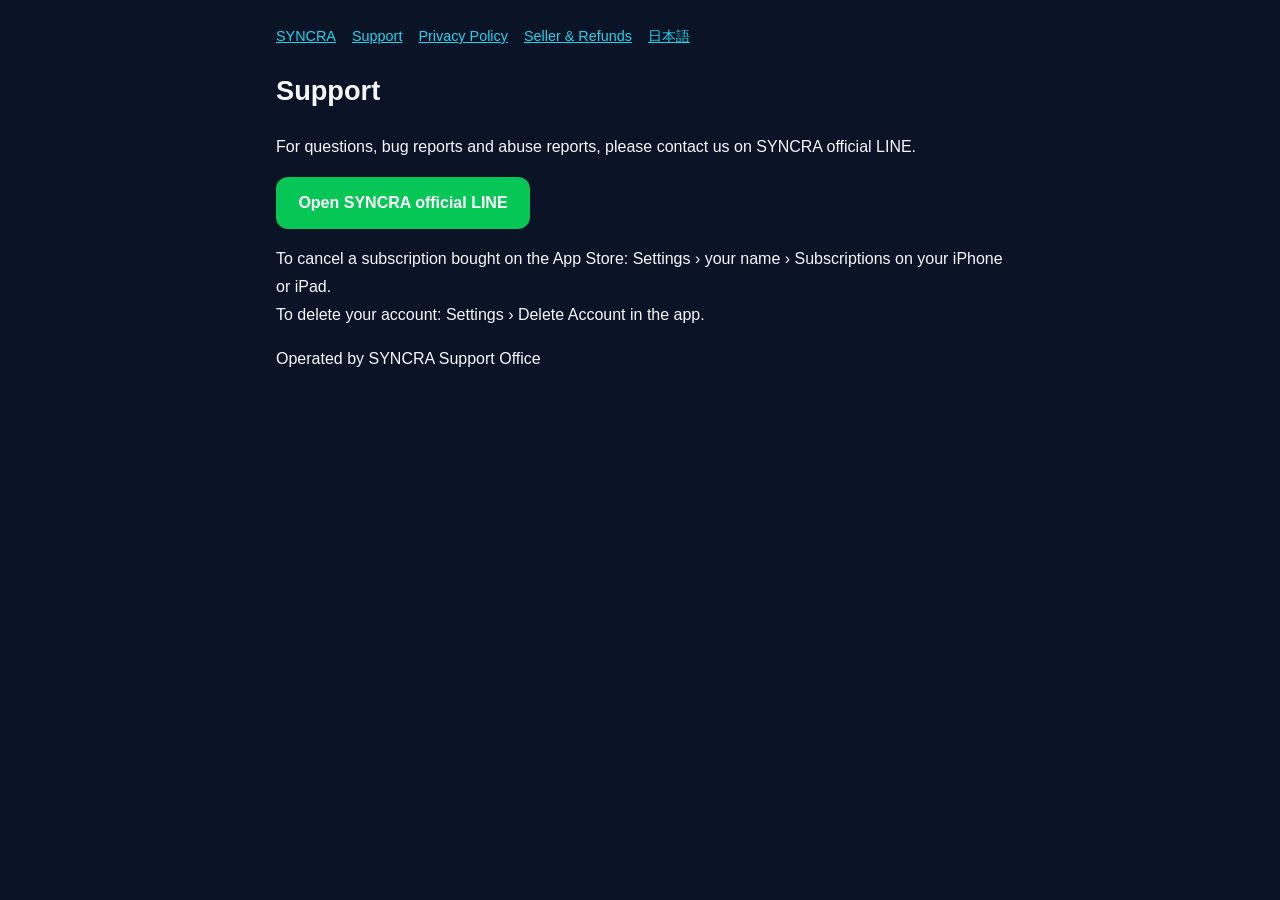
<file: en/support.html>
<!doctype html><html lang="en"><head><meta charset="utf-8"><meta name="viewport" content="width=device-width,initial-scale=1"><title>Support – SYNCRA</title><link rel="stylesheet" href="../style.css?v=20261025a"></head><body><main><nav><a href="index.html">SYNCRA</a><a href="support.html">Support</a><a href="privacy.html">Privacy Policy</a><a href="legal.html">Seller &amp; Refunds</a><a href="../index.html">日本語</a></nav><h1>Support</h1><p>For questions, bug reports and abuse reports, please contact us on SYNCRA official LINE.</p><p><a class="line" href="https://lin.ee/VHWRBAL">Open SYNCRA official LINE</a></p><p>To cancel a subscription bought on the App Store: Settings › your name › Subscriptions on your iPhone or iPad.<br>To delete your account: Settings › Delete Account in the app.</p><p>Operated by SYNCRA Support Office</p></main><script>(function(){try{if(location.hostname!=="tak0923.github.io"||navigator.webdriver)return;var U="https://gmktnmimbwamtsyoaqlt.supabase.co/rest/v1/rpc/record_site_hit",K="sb_publishable_0DsalMnkrjLCGvinsJlrZw_Li09vlrK";function P(u){return(u||"/").replace(/^\/syncra-site/,"")||"/"}function hit(k,p){try{fetch(U,{method:"POST",keepalive:true,headers:{"Content-Type":"application/json","apikey":K},body:JSON.stringify({p_kind:k,p_path:p,p_lang:document.documentElement.lang||null,p_ref:k==="view"?(document.referrer||null):null})}).catch(function(){})}catch(e){}}hit("view",P(location.pathname));document.addEventListener("click",function(e){var a=e.target.closest&&e.target.closest('a[href*="download/SYNCRA-"]');if(a){try{hit("download",P(new URL(a.href).pathname))}catch(x){}}},true)}catch(e){}})();</script></body></html>
</file>
<file: style.css>
:root{--bg:#0b1630;--panel:#122042;--text:#eaf0ff;--sub:#a9b6d6;--cy:#3ad1e8;--warn:#ffd24a}
@media (prefers-color-scheme: light){:root{--bg:#f6f8fc;--panel:#fff;--text:#14213d;--sub:#4a5878;--cy:#0a7a8f;--warn:#8a5a00}}
*{box-sizing:border-box}body{margin:0;background:var(--bg);color:var(--text);font:16px/1.75 -apple-system,BlinkMacSystemFont,"Hiragino Sans","Segoe UI",sans-serif}
main{max-width:760px;margin:0 auto;padding:24px 16px 64px}a{color:var(--cy)}h1{font-size:1.7rem}h2{margin-top:2rem;font-size:1.2rem;border-bottom:1px solid #8884;padding-bottom:.3rem}
blockquote{margin:1rem 0;padding:.6rem 1rem;background:var(--panel);border-left:3px solid var(--warn);color:var(--sub)}
table{border-collapse:collapse;width:100%;font-size:.92rem;display:block;overflow-x:auto}td,th{border:1px solid #8885;padding:.5rem .6rem;vertical-align:top}th{background:var(--panel)}
.ph{background:var(--warn);color:#000;padding:0 .2em;border-radius:3px}nav{font-size:.9rem;color:var(--sub);margin-bottom:1rem}nav a{margin-right:1rem}
.btn{display:inline-block;padding:.7rem 1.4rem;border-radius:12px;background:#2c6cff;color:#fff;text-decoration:none;opacity:.5}.btn{opacity:1}.btn.off{opacity:.5}.card{background:var(--panel);border-radius:14px;padding:1rem 1.2rem;margin:1rem 0}
.grid{display:grid;grid-template-columns:repeat(auto-fit,minmax(15rem,1fr));gap:1rem;margin:1rem 0}.grid .card{margin:0}.price{font-size:1.5rem;font-weight:700}.sub{opacity:.75;font-size:.9rem}.steps{padding-left:1.2rem}.line{display:inline-block;padding:.75rem 1.4rem;border-radius:12px;background:#06c755;color:#fff;text-decoration:none;font-weight:700}:root{--bg:#0b1426;--panel:#111c33;--line:#22304d;--text:#f5f7fa;--sub:#9aa7bd;--cy:#22d3ee;--bl:#1e7cf5;--ok:#22c55e}
html,body{overflow-x:clip}body{background:#0b1426;color:var(--text)}
main.home{max-width:1440px;padding:0 20px;overflow-x:clip}.home a{color:inherit}.home h2{border:0!important;padding:0;margin:0 0 1rem;font-size:clamp(1.6rem,3.8vw,2.3rem);line-height:1.3}
.kicker{display:flex;align-items:center;gap:.5rem;color:var(--cy);font-size:.85rem;font-weight:600;margin:0 0 .8rem}.kicker:before{content:"";width:8px;height:8px;border-radius:50%;background:var(--cy);box-shadow:0 0 10px var(--cy)}
.hdr{display:flex;align-items:center;justify-content:space-between;gap:1rem;padding:16px 0;border-bottom:1px solid var(--line);position:sticky;top:0;z-index:5;background:rgba(11,20,38,.85);backdrop-filter:blur(12px)}
.logo{display:flex;align-items:center;gap:.6rem;text-decoration:none;font-weight:600;letter-spacing:.3em;font-size:1.05rem}.logo img{width:34px;height:34px;border-radius:8px}
.hdr nav{display:flex;gap:1rem;flex-wrap:wrap;margin:0;align-items:center}.hdr nav a{text-decoration:none;color:var(--sub);font-size:.85rem}.hdr nav a:hover{color:var(--text)}
.lang{position:relative}.lang summary{list-style:none;cursor:pointer;color:var(--sub);font-size:.85rem;border:1px solid var(--line);border-radius:8px;padding:.3rem .6rem}.lang summary::-webkit-details-marker{display:none}
.lang ul{position:absolute;right:0;top:120%;background:var(--panel);border:1px solid var(--line);border-radius:10px;list-style:none;margin:0;padding:.4rem;min-width:11rem;z-index:9}.lang li a{display:block;padding:.45rem .7rem;border-radius:6px;font-size:.85rem;text-decoration:none}.lang li a:hover,.lang li a.on{background:#1a2742;color:var(--text)}
.hero{display:grid;grid-template-columns:1fr min(700px,46%);gap:3rem;align-items:center;padding:4rem 0 2.5rem;position:relative}
.hero:before{content:"";position:absolute;right:-10%;top:-20%;width:60%;height:120%;background:radial-gradient(closest-side,rgba(34,211,238,.16),transparent);z-index:-1}
.hero h1{font-size:clamp(2.1rem,5.4vw,3.4rem);line-height:1.2;margin:0 0 1.2rem}.hl{background:linear-gradient(90deg,#22d3ee,#1e7cf5);-webkit-background-clip:text;background-clip:text;color:transparent}
.lead{font-size:1.05rem;line-height:1.9;margin:0 0 .8rem}.note2{color:var(--sub);font-size:.9rem;line-height:1.85;margin:0}
.ctas{display:flex;align-items:center;gap:1.2rem;flex-wrap:wrap;margin:1.8rem 0 1rem}
.b1{display:inline-flex;align-items:center;gap:.7rem;padding:.9rem 1.35rem;border-radius:12px;background:var(--bl);color:#fff!important;text-decoration:none;font-weight:700;font-size:.92rem;box-shadow:0 10px 30px rgba(30,124,245,.35)}
.b1.cy{background:var(--cy);color:#06202a!important;box-shadow:0 10px 30px rgba(34,211,238,.3)}.b1.off{background:#1a2742;color:var(--sub)!important;box-shadow:none;font-weight:500}
.b2{text-decoration:none;font-size:.92rem;color:var(--text)}.b2:after{content:" →";color:var(--cy)}
.dot{display:flex;align-items:center;gap:.5rem;color:#facc15;font-size:.82rem;font-weight:600;margin:.2rem 0}.dot:before{content:"";width:7px;height:7px;border-radius:50%;background:#facc15;box-shadow:0 0 8px rgba(250,204,21,.6)}
.hash{color:#6b7891;font-size:.72rem;word-break:break-all;margin-top:.5rem}
.req{margin-top:1.3rem;display:grid;grid-template-columns:1fr 1fr;gap:.8rem}.req .rqh{grid-column:1/-1;margin:0;font-size:.9rem;font-weight:700;color:var(--text)}.req .rq{background:var(--panel);border:1px solid var(--line);border-radius:12px;padding:.85rem 1rem}.req h4{margin:0 0 .45rem;font-size:.88rem;color:var(--cy)}.req ul{margin:0;padding-left:1.1rem;font-size:.82rem;line-height:1.75;color:var(--sub)}.req .rqn{grid-column:1/-1;font-size:.8rem;line-height:1.7;color:#f87171;font-weight:600;margin:0}@media (max-width:820px){.req{grid-template-columns:1fr}}
.shots{position:relative;width:700px;max-width:100%;aspect-ratio:1400/855;margin:0 auto}.shots img{position:absolute;inset:0;width:100%;height:100%;object-fit:contain;border-radius:12px;opacity:0;transition:opacity 1.2s ease;filter:drop-shadow(0 24px 40px rgba(0,0,0,.55)) drop-shadow(0 0 40px rgba(34,211,238,.14))}.shots img.on{opacity:1}
.strip{overflow:hidden;white-space:nowrap;border-block:1px solid var(--line);padding:.9rem 0;margin:1.5rem 0 0;font-size:.78rem;color:var(--sub)}
.strip .t{display:inline-flex;gap:2.2rem;animation:mq 60s linear infinite}.strip:hover .t{animation-play-state:paused}.strip a{text-decoration:none;color:var(--sub)}.strip a:hover{color:var(--cy)}.strip i{display:inline-block;width:8px;height:8px;border-radius:50%;background:var(--cy);vertical-align:middle;box-shadow:0 0 8px var(--cy)}@keyframes mq{to{transform:translateX(-50%)}}
.sec{padding:4.5rem 0 1rem}.desc{color:var(--sub);line-height:1.95;max-width:42rem;margin:0 0 2rem}
.cards{display:grid;grid-template-columns:repeat(auto-fit,minmax(300px,1fr));gap:1rem}
.fc{background:var(--panel);border:1px solid var(--line);border-radius:16px;padding:1.5rem 1.4rem;display:flex;flex-direction:column;gap:.6rem}
.fc .ic{width:44px;height:44px;border-radius:11px;background:#16233f;border:1px solid var(--line);display:flex;align-items:center;justify-content:center;color:var(--cy);margin-bottom:.4rem}.fc .ic svg{width:22px;height:22px}
.fc h3{font-size:1.1rem;margin:0;color:#fb923c}.fc p{color:var(--sub);font-size:.88rem;line-height:1.9;margin:0}
.use{padding:2.4rem 0;border-top:1px solid var(--line);scroll-margin-top:5rem}.use .uh{display:flex;align-items:baseline;gap:.8rem;margin-bottom:1rem}.use .un{color:var(--cy);font-weight:700;font-size:.9rem}.use h3{font-size:1.4rem;margin:0}.ann{position:relative;margin:0 auto 1.4rem;max-width:1280px}.use.tall .ann{max-width:380px}.ann img{display:block;width:100%;height:auto;border-radius:12px;border:1px solid var(--line);box-shadow:0 20px 50px rgba(0,0,0,.45)}.pin{position:absolute;transform:translate(-50%,-50%);width:24px;height:24px;border-radius:50%;background:#22d3ee;color:#0b1426;font:700 13px/24px system-ui,sans-serif;text-align:center;box-shadow:0 0 0 3px rgba(11,20,38,.85),0 4px 12px rgba(0,0,0,.5)}.ucols{display:grid;grid-template-columns:1fr 1fr;gap:2rem}.use ol.steps{margin:0;padding-left:1.3rem;line-height:1.9;font-size:.95rem}.use ol.steps li{margin:.35rem 0}.use ol.steps li::marker{color:var(--cy);font-weight:700}.use .tip{color:var(--sub);font-size:.86rem;line-height:1.85;margin:1rem 0 0;padding:.8rem 1rem;background:var(--panel);border-radius:10px;border:1px solid var(--line)}.legend h4{margin:0 0 .6rem;font-size:.95rem;color:var(--cy)}.legend ol{list-style:none;margin:0;padding:0;counter-reset:a}.legend li{counter-increment:a;position:relative;padding:0 0 .7rem 2.1rem;font-size:.88rem;line-height:1.7;color:var(--sub)}.legend li::before{content:counter(a);position:absolute;left:0;top:.1rem;width:22px;height:22px;border-radius:50%;background:#22d3ee;color:#0b1426;font:700 12px/22px system-ui,sans-serif;text-align:center}.legend li b{display:block;color:var(--text);font-size:.92rem}.more{margin-top:1.2rem;background:var(--panel);border:1px solid var(--line);border-radius:12px;padding:.2rem 1.1rem}.more summary{cursor:pointer;padding:.8rem 0;color:var(--cy);font-weight:600}.more div{padding-bottom:1rem;font-size:.9rem;line-height:1.8;color:var(--sub)}.ins{margin:0 0 2rem}.ins .insd{color:var(--sub);line-height:1.85;font-size:.92rem;margin:0 0 .6rem;max-width:56rem}.ins>h4{margin:0 0 .8rem;font-size:1.05rem;color:var(--cy)}.is{display:grid;grid-template-columns:minmax(0,1fr) minmax(0,760px);gap:1.6rem;align-items:center;padding:1.2rem 0;border-top:1px solid var(--line)}.is.tall{grid-template-columns:minmax(0,1fr) minmax(0,360px)}.is .ann{margin:0;max-width:none}.is .pin{width:20px;height:20px;font-size:11px;line-height:20px;box-shadow:0 0 0 2px rgba(11,20,38,.85),0 3px 8px rgba(0,0,0,.5)}.is .it .sn{display:inline-flex;width:30px;height:30px;border-radius:50%;background:#22d3ee;color:#0b1426;font:700 15px/30px system-ui,sans-serif;justify-content:center;margin-right:.6rem;vertical-align:middle}.is .it h5{display:inline;font-size:1.05rem;margin:0;vertical-align:middle}.is .it p{color:var(--sub);line-height:1.85;font-size:.92rem;margin:.7rem 0}.pl{margin:0;padding:0;list-style:none;counter-reset:q;font-size:.88rem;color:var(--sub)}.pl li{counter-increment:q;position:relative;padding:0 0 .45rem 1.9rem;line-height:1.6}.pl li::before{content:counter(q);position:absolute;left:0;top:.05rem;width:20px;height:20px;border-radius:50%;background:#22d3ee;color:#0b1426;font:700 11px/20px system-ui,sans-serif;text-align:center}@media (max-width:820px){.is,.is.tall{grid-template-columns:1fr}.is.tall .ann{max-width:340px;margin:0 auto}}.more h5{color:var(--text);font-size:.95rem;margin:1rem 0 .3rem}.more ol,.more ul{margin:.2rem 0;padding-left:1.3rem}.more .note{border-left:3px solid #22d3ee;padding-left:.7rem}.more .caution{border-left:3px solid #facc15;padding-left:.7rem}@media (max-width:820px){.ucols{grid-template-columns:1fr;gap:1.2rem}.annw{overflow-x:auto;-webkit-overflow-scrolling:touch;margin:0 -16px;padding:0 16px 6px}.annw .ann{width:760px;max-width:none}.use.tall .annw .ann{width:330px;margin:0 auto 1.4rem}}
.gal{display:flex;gap:1rem;overflow-x:auto;padding:.5rem 0 1.2rem;scroll-snap-type:x mandatory;-webkit-overflow-scrolling:touch}.gal img{flex:none;width:230px;height:auto;border-radius:16px;scroll-snap-align:start;border:1px solid var(--line)}
.rows{border-top:1px solid var(--line);margin-top:1.5rem}.row{display:grid;grid-template-columns:2.6rem 1fr;gap:1rem;align-items:start;padding:1.4rem 0;border-bottom:1px solid var(--line)}
.row .n{width:2.1rem;height:2.1rem;border-radius:50%;background:var(--cy);color:#06202a;font-weight:700;display:flex;align-items:center;justify-content:center;font-size:.9rem}.row b{display:block;font-size:1rem;margin:.3rem 0 .4rem}.row p{margin:0;color:var(--sub);font-size:.88rem;line-height:1.85}
.video{aspect-ratio:16/9;background:var(--panel);border:1px solid var(--line);border-radius:18px;display:flex;flex-direction:column;gap:.8rem;align-items:center;justify-content:center;color:var(--sub);text-align:center;overflow:hidden}
.video .pl{width:60px;height:60px;border-radius:50%;background:rgba(34,211,238,.12);border:1px solid var(--line);display:flex;align-items:center;justify-content:center;color:var(--cy)}.video iframe,.video video{width:100%;height:100%;border:0}
.langs{display:flex;flex-wrap:wrap;gap:.5rem}.langs span{border:1px solid var(--line);background:var(--panel);border-radius:999px;padding:.4rem .9rem;font-size:.85rem}
.pc{background:var(--panel);border:1px solid var(--line);border-radius:16px;padding:1.6rem 1.4rem}.pc.on{border-color:var(--cy);box-shadow:0 0 0 1px var(--cy),0 20px 50px rgba(34,211,238,.12)}
.pc .lb{font-size:.78rem;color:var(--cy);font-weight:600}.pc h3{margin:.4rem 0 .9rem;font-size:1.1rem}.pc .pr{font-size:1.9rem;font-weight:700}.pc .pr small{font-size:.85rem;color:var(--sub);font-weight:400}
.pc ul{list-style:none;padding:0;margin:1rem 0 0;color:var(--sub);font-size:.88rem;line-height:2}.pc li:before{content:"✓  ";color:var(--cy)}.fine{color:var(--sub);font-size:.8rem;line-height:1.9;margin-top:1rem}
.cta{text-align:center;padding:5rem 0 4rem}.cta img{width:72px;height:72px;border-radius:18px;margin:0 auto 1.2rem;display:block;box-shadow:0 20px 50px rgba(0,0,0,.5)}.cta h2{font-size:clamp(1.7rem,4.4vw,2.5rem)}.cta p{color:var(--sub);line-height:2;margin:0 0 1.6rem}.cta .btns{display:flex;gap:.9rem;justify-content:center;flex-wrap:wrap}
.faq{border-top:1px solid var(--line);margin-top:1rem}.faq details{border-bottom:1px solid var(--line);padding:1.2rem 0;background:none;border-radius:0;margin:0}.faq summary{list-style:none;display:flex;justify-content:space-between;gap:1rem;cursor:pointer;font-weight:600;font-size:.95rem}.faq summary::-webkit-details-marker{display:none}
.faq summary:after{content:"+";color:var(--cy);font-size:1.2rem;transition:transform .2s}.faq details[open] summary:after{transform:rotate(45deg)}.faq p{color:var(--sub);line-height:1.9;font-size:.88rem;margin:.8rem 0 0}
.ftr{border-top:1px solid var(--line);margin-top:3.5rem;padding:2.2rem 0 3rem;display:flex;flex-wrap:wrap;justify-content:space-between;gap:1.2rem;color:var(--sub);font-size:.8rem}.ftr nav{display:flex;gap:1.1rem;flex-wrap:wrap;margin:0}.ftr nav a{text-decoration:none;color:var(--sub)}.ftr nav a:hover{color:var(--text)}
.js .rv{opacity:0;transform:translateY(22px);transition:opacity .7s ease,transform .7s ease}.js .rv.in{opacity:1;transform:none}
@media (max-width:820px){.hero{grid-template-columns:minmax(0,1fr);padding-top:2.5rem}.hdr nav a.hm{display:none}.cards{grid-template-columns:1fr}}
@media (prefers-reduced-motion:reduce){.strip .t{animation:none}.js .rv{opacity:1;transform:none;transition:none}}

.vbar{display:flex;flex-wrap:wrap;align-items:center;gap:.8rem 1.2rem;margin:1rem 0 .4rem}.vbar .b1{border:0;cursor:pointer;font:inherit;font-weight:700}.vbar .b1[disabled]{opacity:.45;cursor:default}.vnow{color:var(--cy);font-size:.88rem;font-weight:600}.vnow button{margin-left:.6rem;background:none;border:1px solid var(--cy);color:var(--cy);border-radius:999px;padding:.25rem .8rem;font:inherit;font-size:.82rem;cursor:pointer}.vhint{color:var(--sub);font-size:.86rem;margin:.2rem 0 1rem}.vhint.soon{color:#facc15}.toc{display:grid;grid-template-columns:repeat(auto-fit,minmax(18rem,1fr));gap:1rem 1.6rem;background:var(--panel);border:1px solid var(--line);border-radius:16px;padding:1.1rem 1.3rem}.toc h3{margin:0 0 .4rem;font-size:.95rem;color:var(--cy)}.toc .tg.end{grid-column:1/-1}.toc ul{list-style:none;margin:0;padding:0}.toc li{margin:0}.toc .ch{display:flex;width:100%;gap:.5rem;align-items:baseline;text-align:left;background:none;border:0;border-radius:8px;padding:.3rem .5rem;color:var(--text);font:inherit;font-size:.88rem;line-height:1.6;cursor:pointer}.toc .ch:before{content:'・';color:var(--cy)}.toc .ch .tm{margin-left:auto;color:var(--sub);font-variant-numeric:tabular-nums;font-size:.8rem}.toc .ch:hover:not([disabled]),.toc .ch:focus-visible{background:rgba(34,211,238,.1);color:var(--cy);outline:none}.toc .ch.on{background:rgba(34,211,238,.16);color:var(--cy);font-weight:700}.toc .ch[disabled]{color:var(--sub);cursor:default}.toc .ch.flash{animation:chf 1.6s ease 2}@keyframes chf{50%{background:rgba(250,204,21,.25)}}a.fc{text-decoration:none;color:inherit;cursor:pointer;transition:border-color .2s,transform .2s}a.fc:hover,a.fc:focus-visible{border-color:var(--cy);transform:translateY(-2px);outline:none}.fc .go{margin-top:auto;color:var(--cy);font-size:.82rem;font-weight:600}.ftoc .cols{display:grid;grid-template-columns:1fr 1fr;gap:1rem 1.6rem}.ftoc .col{background:var(--panel);border:1px solid var(--line);border-radius:16px;padding:1.1rem 1.3rem}.ftoc h3{margin:0 0 .5rem;font-size:1.05rem;color:#fb923c}.ftoc ul{list-style:none;margin:0;padding:0}.ftoc a.ft{display:flex;gap:.5rem;align-items:baseline;padding:.32rem .5rem;border-radius:8px;text-decoration:none;color:var(--text);font-size:.92rem;line-height:1.6}.ftoc a.ft:before{content:'・';color:var(--cy)}.ftoc a.ft:hover,.ftoc a.ft:focus-visible{background:rgba(34,211,238,.1);color:var(--cy);outline:none}.ftoc a.ft .pv{margin-left:auto;color:var(--cy);font-size:.78rem;white-space:nowrap}@media (max-width:820px){.ftoc .cols{grid-template-columns:1fr}}.gate{position:fixed;inset:0;z-index:100;display:none;align-items:center;justify-content:center;padding:16px;background:rgba(5,10,20,.86);backdrop-filter:blur(10px);-webkit-backdrop-filter:blur(10px)}
.gate.on{display:flex}.gate .box{width:100%;max-width:30rem;max-height:calc(100vh - 32px);overflow:auto;background:var(--panel);border:1px solid var(--line);border-radius:18px;padding:1.6rem 1.4rem;box-shadow:0 30px 80px rgba(0,0,0,.6)}
.gate .lg{display:flex;align-items:center;gap:.6rem;font-weight:700;font-size:1.15rem;margin-bottom:1rem}.gate .lg img{width:34px;height:34px;border-radius:8px}
.gate h2{margin:0 0 .4rem;font-size:1.35rem}.gate p{margin:0 0 1rem;color:var(--sub);font-size:.92rem;line-height:1.7}
.gate .langs{display:grid;gap:.5rem;margin:0 0 .4rem;padding:0;list-style:none}.gate .langs button{width:100%;text-align:left;padding:.85rem 1rem;border-radius:12px;border:1px solid var(--line);background:var(--bg);color:var(--text);font:600 1rem system-ui,sans-serif;cursor:pointer}
.gate .langs button:hover,.gate .langs button:focus-visible{border-color:var(--cy);outline:none}.gate .langs button.on{border-color:var(--cy);box-shadow:0 0 0 1px var(--cy) inset}
.gate .doc{border:1px solid var(--line);border-radius:12px;padding:.8rem 1rem;margin:0 0 .7rem;background:var(--bg)}.gate .doc .hd{display:flex;justify-content:space-between;align-items:center;gap:.6rem;font-weight:700}
.gate .doc a{color:var(--cy);font-weight:600;text-decoration:none;white-space:nowrap}.gate .doc label{display:flex;gap:.6rem;align-items:flex-start;margin-top:.6rem;font-size:.9rem;line-height:1.5;cursor:pointer}
.gate .doc input{width:1.15rem;height:1.15rem;margin:.1rem 0 0;accent-color:#1e7cf5;flex:none}.gate .go{width:100%;margin-top:.4rem;padding:.9rem;border:0;border-radius:12px;background:#1e7cf5;color:#fff;font:700 1rem system-ui,sans-serif;cursor:pointer}
.gate .go:disabled{opacity:.4;cursor:not-allowed}.gate .need{margin:.6rem 0 0;font-size:.82rem;text-align:center}
@media (max-width:480px){.gate .box{padding:1.3rem 1rem}}
</file>
